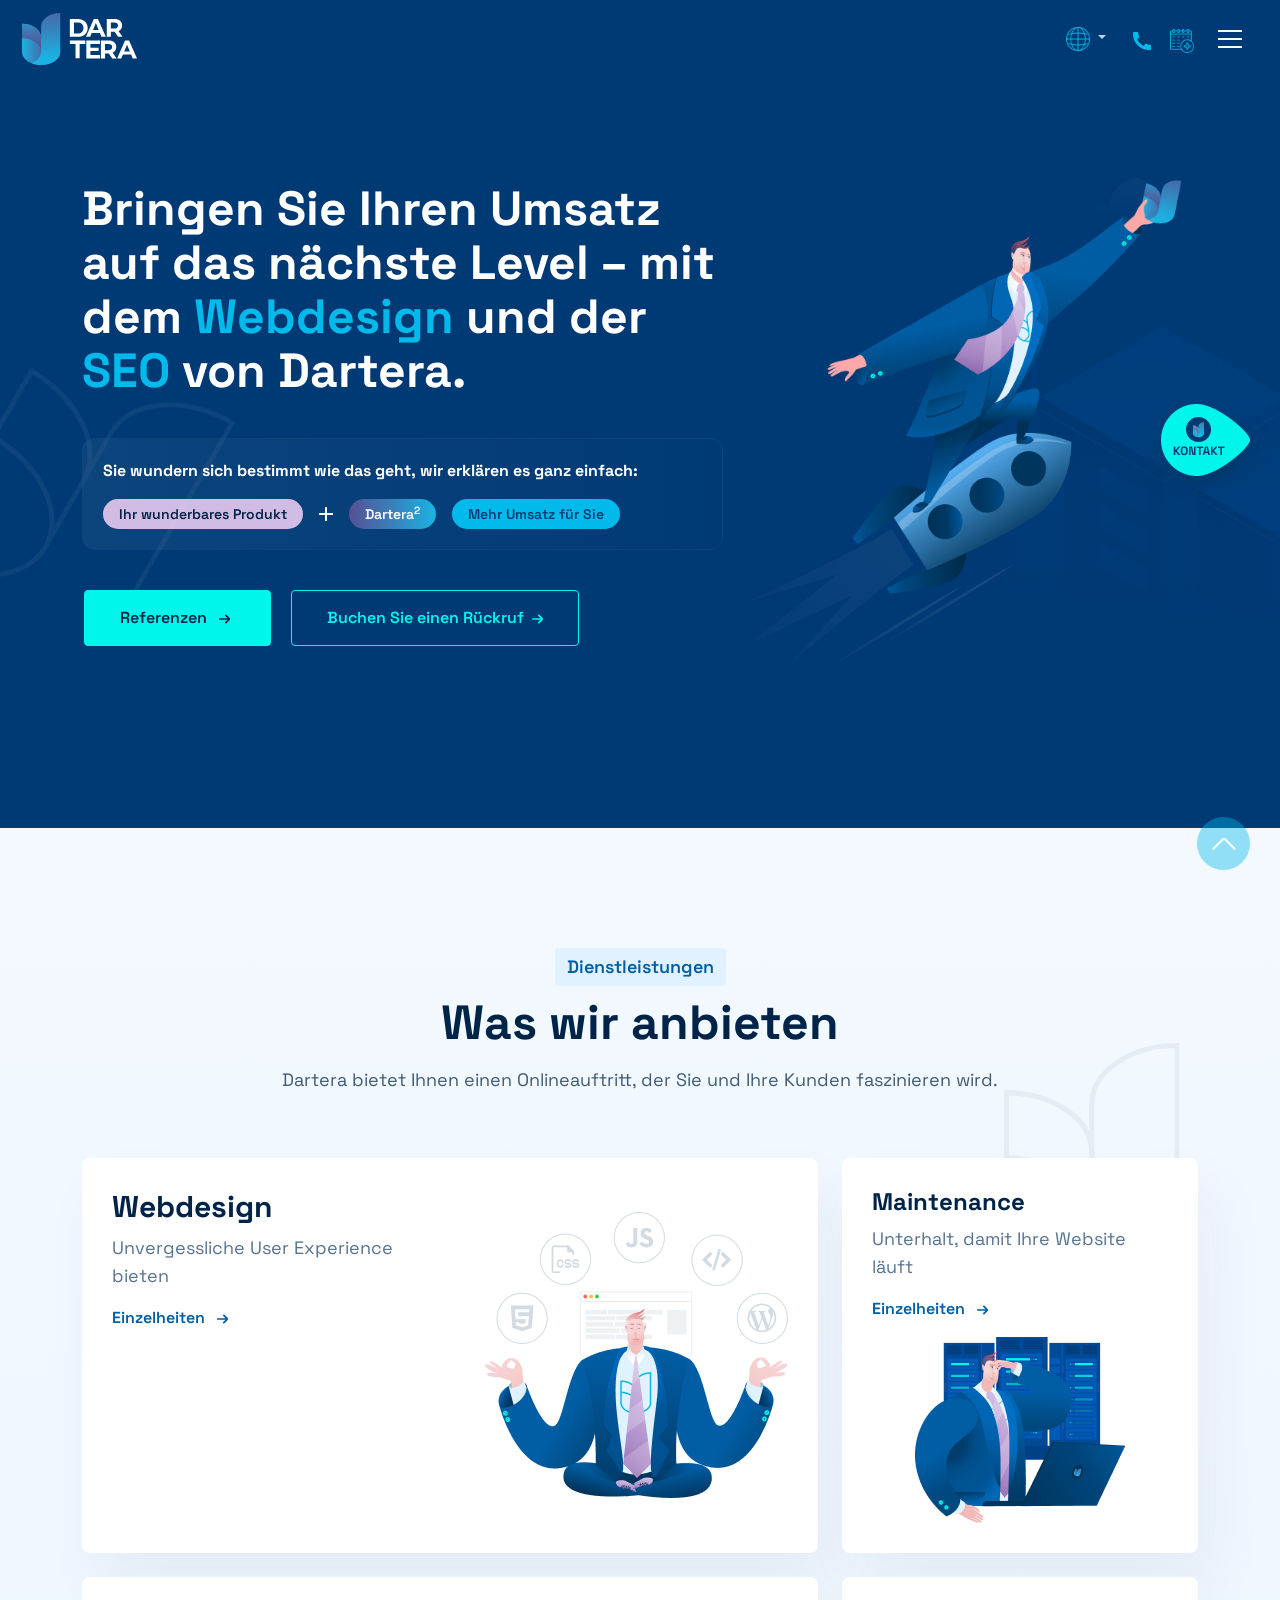
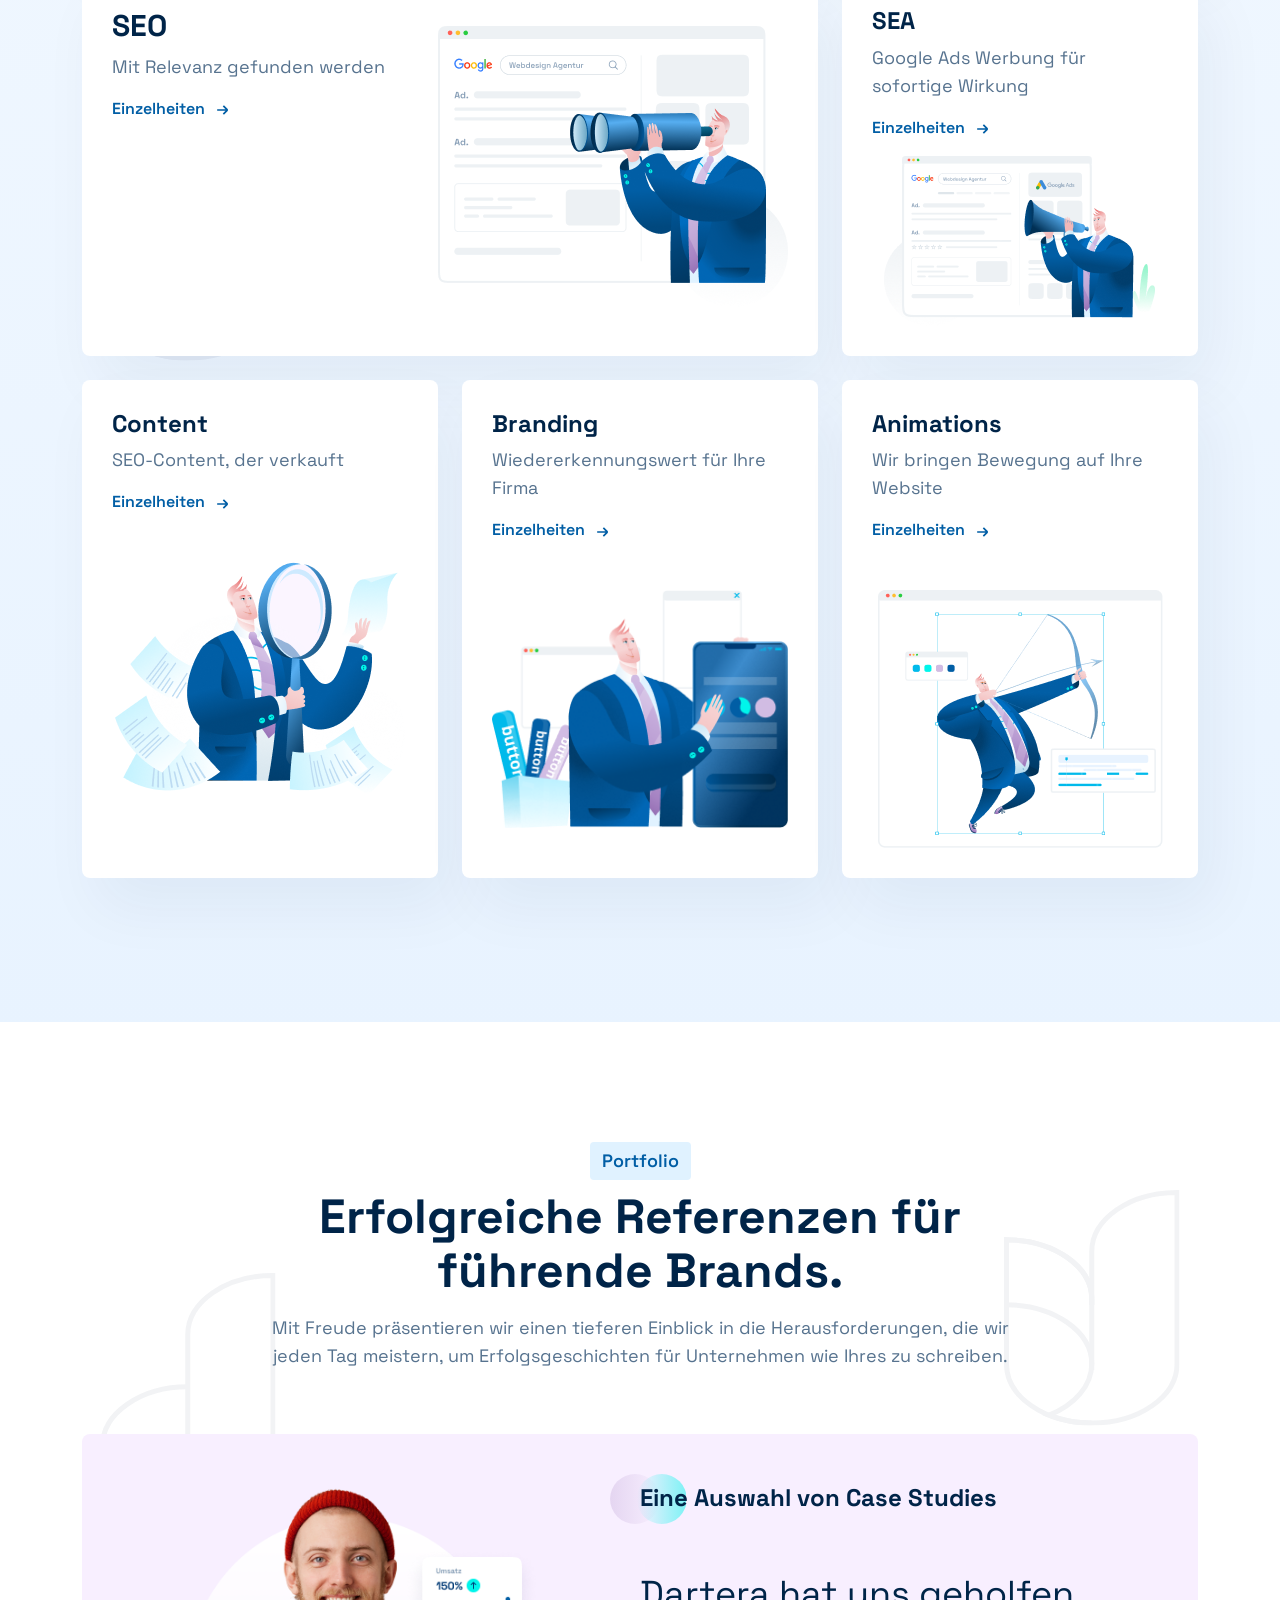
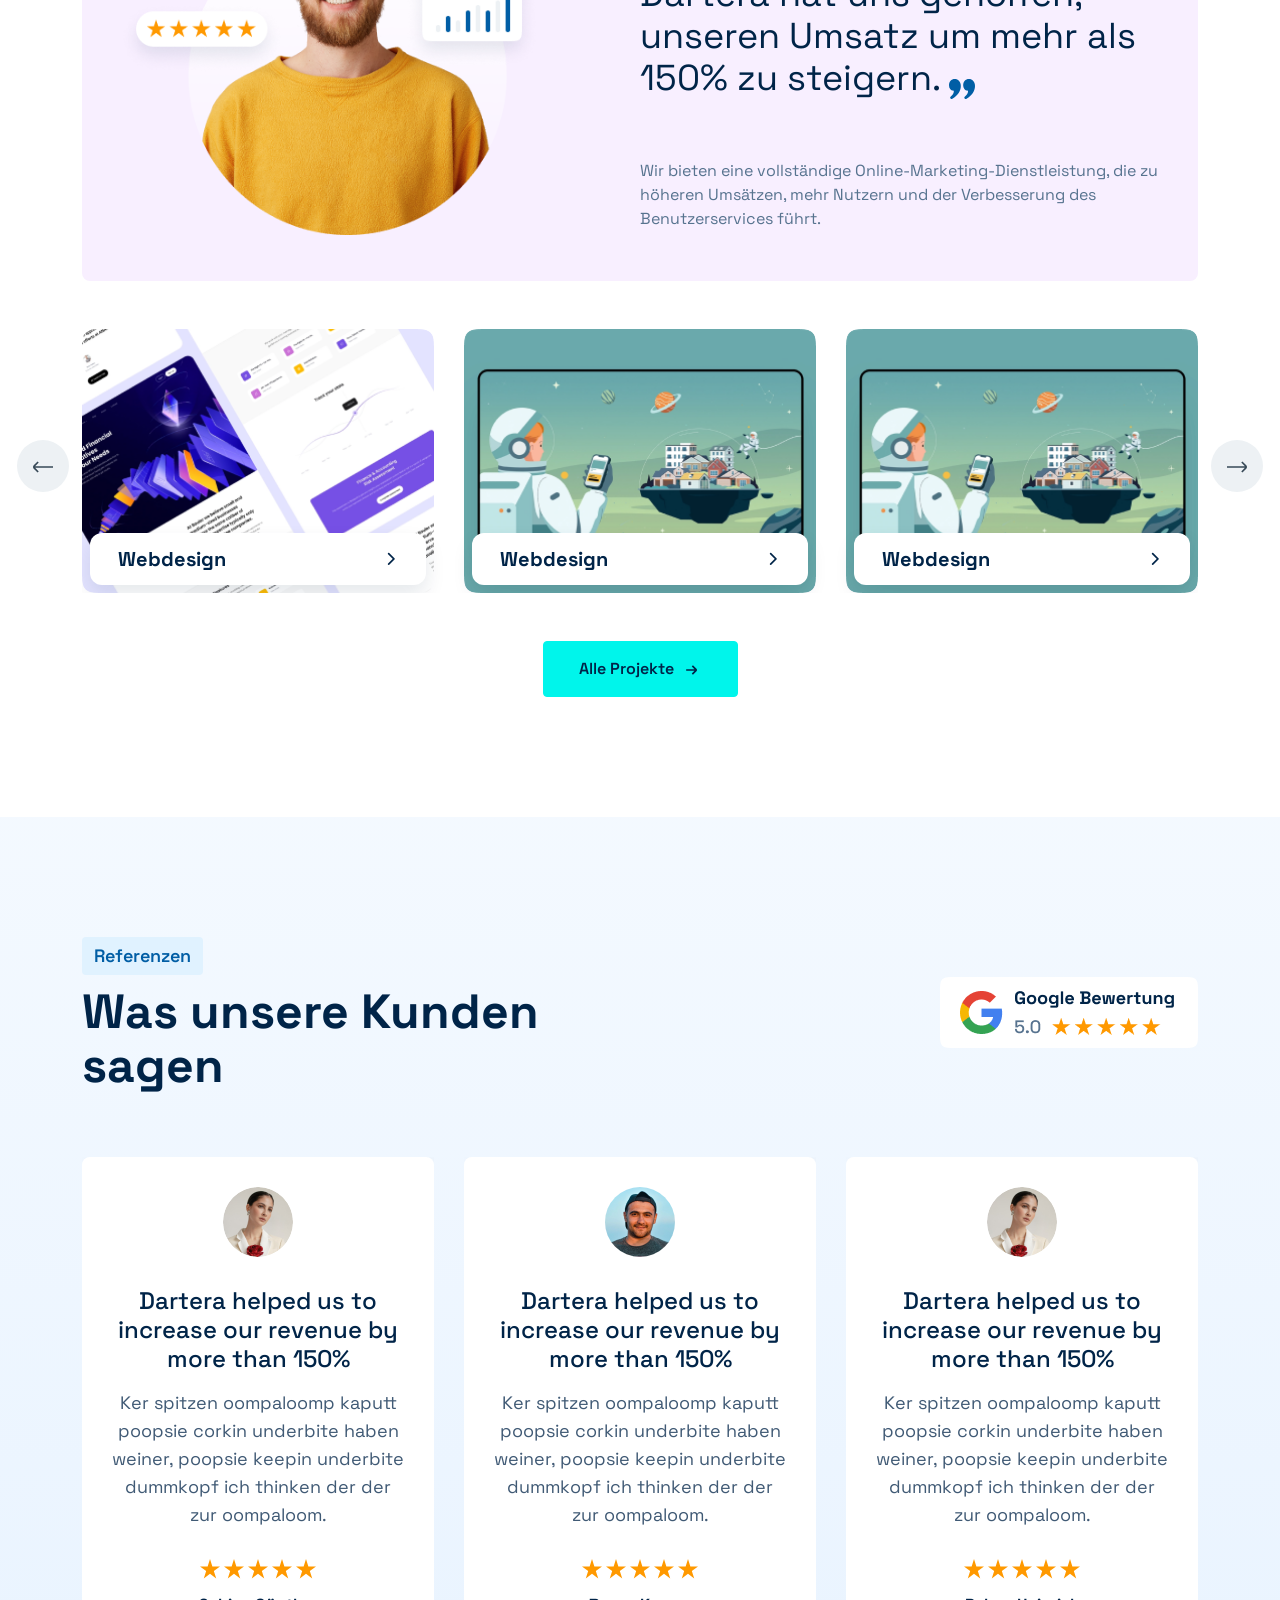
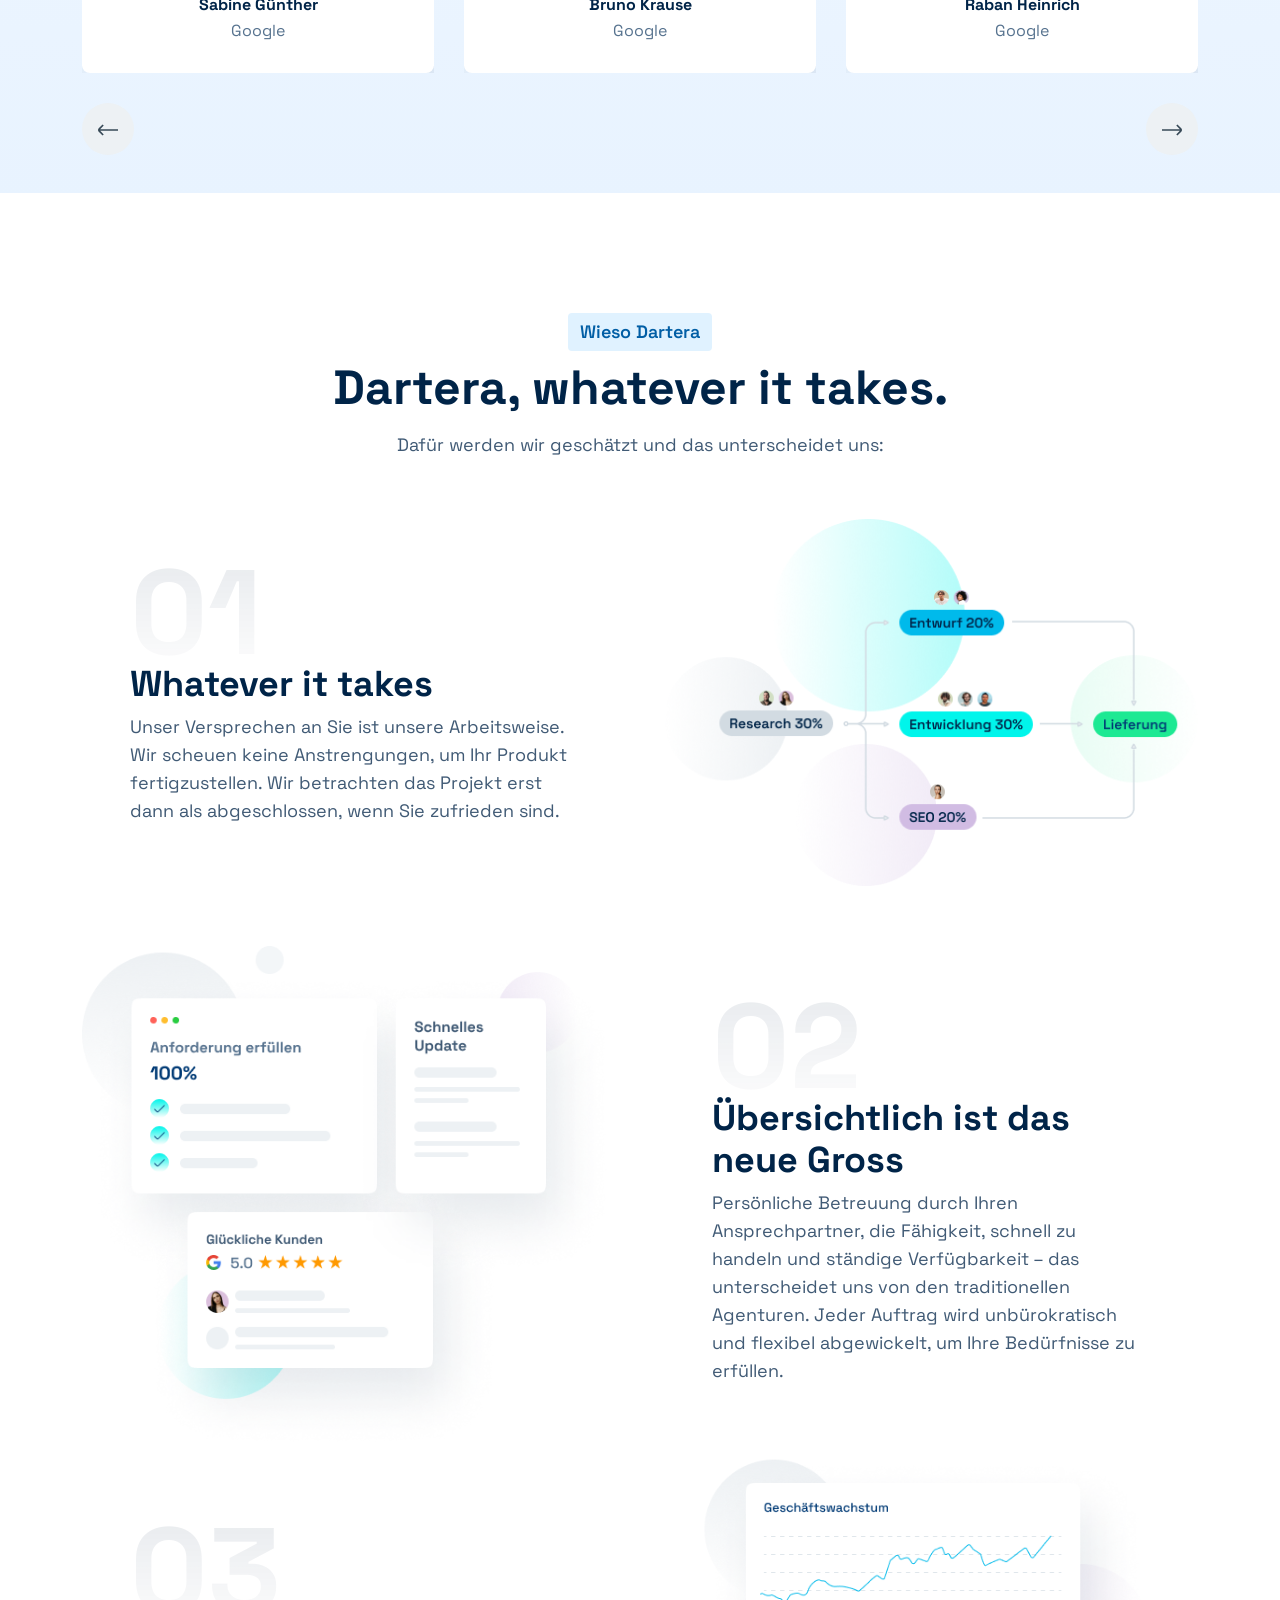
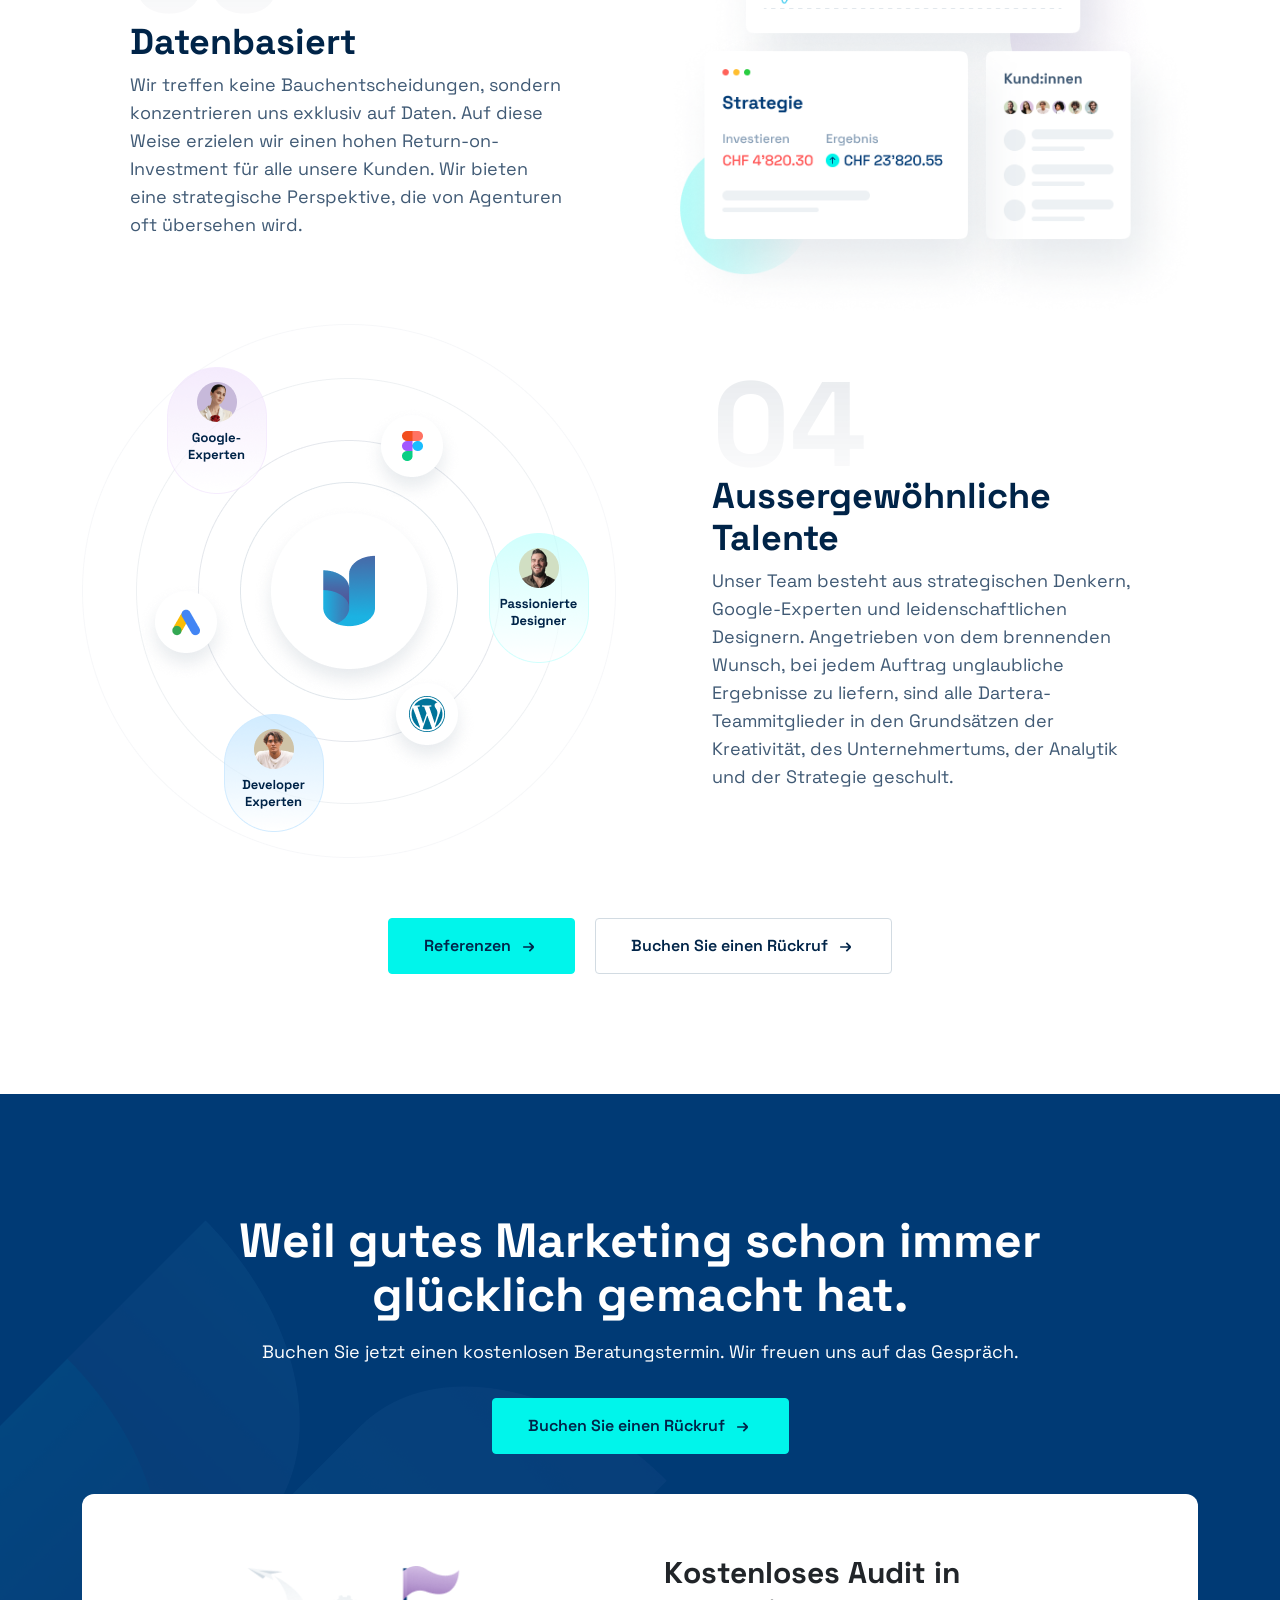
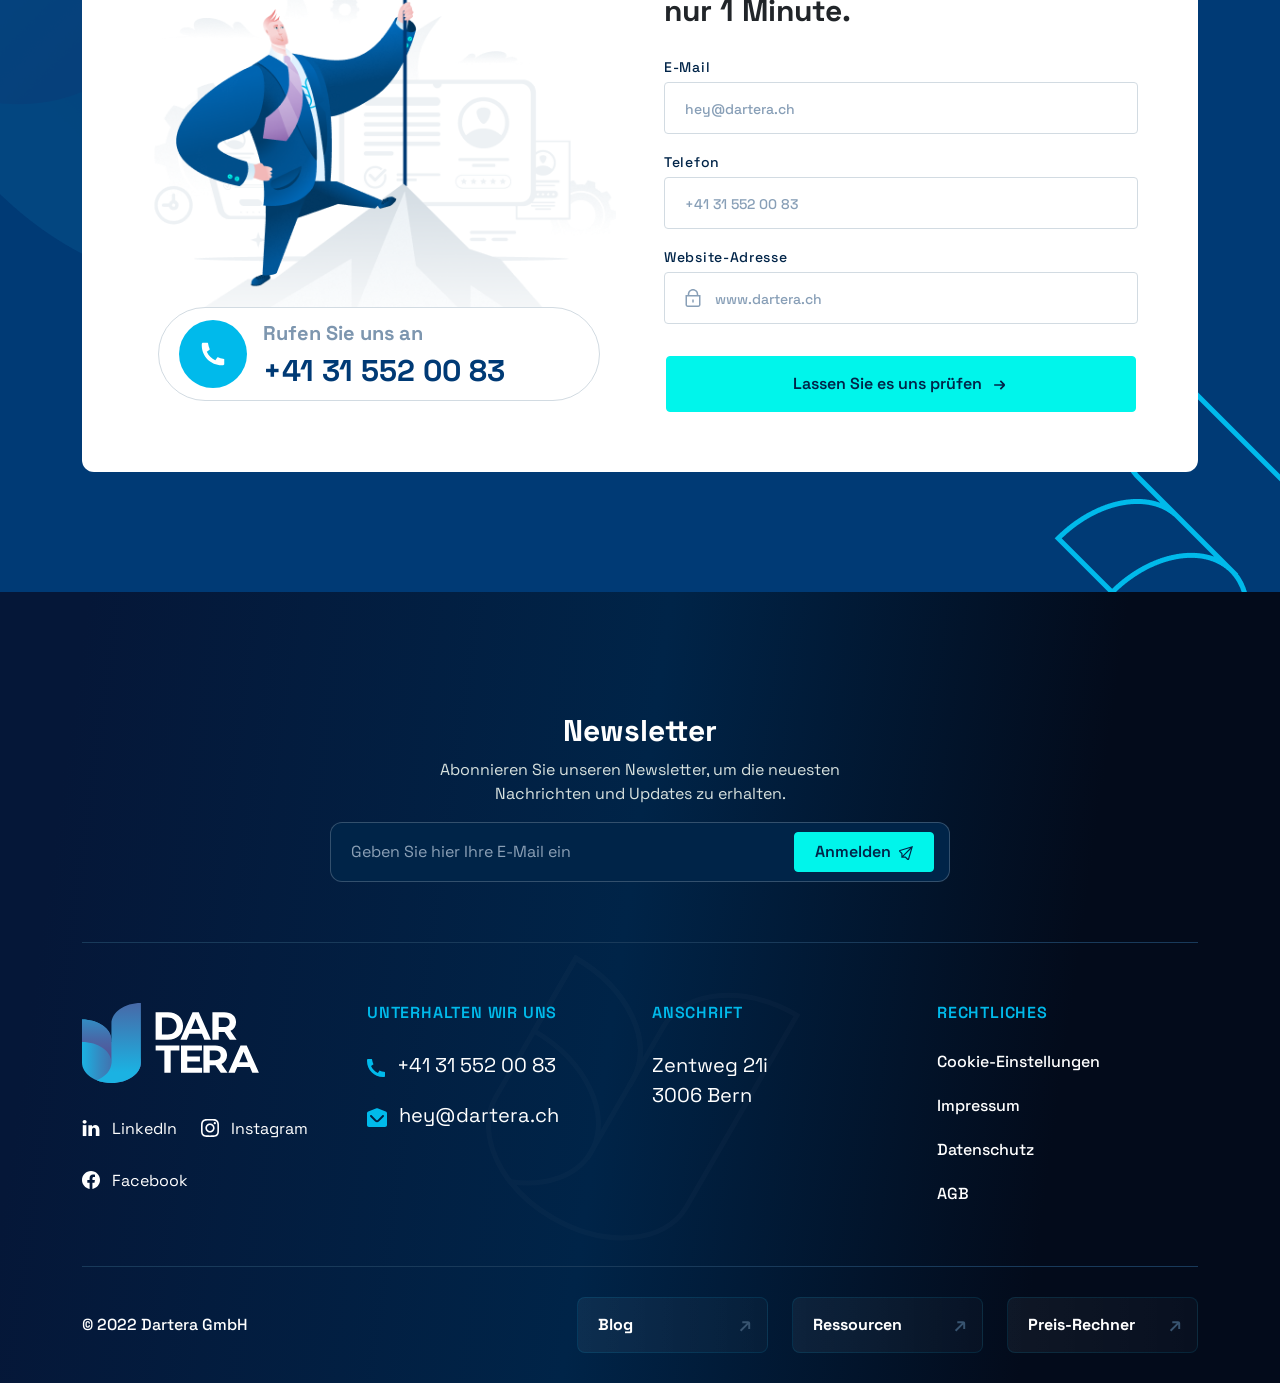
<file: index.html>
<!DOCTYPE html>
<!--[if lt IE 7]>      <html class="no-js lt-ie9 lt-ie8 lt-ie7"> <![endif]-->
<!--[if IE 7]>         <html class="no-js lt-ie9 lt-ie8" lang="en-US"> <![endif]-->
<!--[if IE 8]>         <html class="no-js lt-ie9" lang="en-US"> <![endif]-->
<!--[if gt IE 8]><!-->
<!--<![endif]-->
<!--[if gte IE 9] <style type="text/css"> .gradient {filter: none;}</style><![endif]-->
<!--[if !IE]><html lang="en"><![endif]-->
<html lang="zxx" class="no-js">

<head>
    <meta charset="UTF-8">
    <meta http-equiv="X-UA-Compatible" content="IE=edge">
    <!-- Required meta tags for responsive -->
    <meta name="viewport" content="width=device-width, initial-scale=1, shrink-to-fit=no">
    <!-- The above 3 meta tags *must* come first in the head; any other head content must come *after* these tags -->
    <!-- Favicon and touch icons -->
    <link rel="icon" type="image/png" sizes="16x16" href="assets/img/favicon/favicoon.svg">
    <meta name="misapplication-TileColor" content="#ffffff">
    <meta name="theme-color" content="#ffffff">
    <!-- Twitter Card data -->
    <meta name="twitter:card" content="">
    <meta name="twitter:site" content="@twitter_username">
    <meta name="twitter:title" content="">
    <meta name="twitter:description" content="">
    <meta name="twitter:image" content="">
    <!-- Open Graph data -->
    <meta property="og:title" content="">
    <meta property="og:type" content="article">
    <meta property="og:url" content="">
    <meta property="og:image" content="">
    <meta property="og:description" content="">
    <meta property="og:site_name" content="R">
    <meta property="fb:admins" content="Facebook numeric ID">
    <!-- gmail verification -->
    <meta name="google-site-verification" content="">
    <!-- Website title -->
    <title>Home</title>
    <link rel="stylesheet" href="assets/css/nioicon.css">
    <link rel="stylesheet" href="assets/css/animate.css">
    <!-- Local server Bootstrap CSS -->
    <!-- <link rel="stylesheet" href="assets/css/bootstrap.min.css"> -->

    <!-- CDN Bootstrap CSS -->
    <link rel="stylesheet" href="https://cdn.jsdelivr.net/npm/bootstrap@5.2.2/dist/css/bootstrap.min.css">
    <link rel="stylesheet" href="https://cdnjs.cloudflare.com/ajax/libs/OwlCarousel2/2.3.4/assets/owl.carousel.min.css">
    <link rel="stylesheet"
        href="https://cdnjs.cloudflare.com/ajax/libs/OwlCarousel2/2.3.4/assets/owl.theme.default.min.css">
    <!-- Main CSS -->
    <!-- font link -->
    <link rel="stylesheet" type="text/css"
        href="https://fonts.googleapis.com/css2?family=Space+Grotesk:wght@300;400;500;600;700&display=swap">

    <link rel="stylesheet" type="text/css" href="assets/css/style.css">
    <!-- jQuery (necessary for jQuery plugins) -->
    <script src="assets/js/jquery-3.6.1.min.js"></script>
</head>

<body>
    <!-- Main Coding Start Here -->


    <!-- header -/Start -->
    <header id="header" class="position-absolute top-0 start-0 end-0 w-100">
        <!-- navbar -/Start -->
        <div class="header">
            <div class="container-fluid p-0">
                <nav class="menu-area navbar py-0 navbar-expand-xxl py-2">
                    <div class="container-fluid">
                        <a href="index.html" class="navbar-brand theme-logo">
                            <img src="assets/img/logo.svg" alt="logo" class="img-fluid">
                        </a>

                        <div class="d-xxl-none d-flex align-items-center ms-auto gap-sm-3 gap-2 contactInfo px-0 me-2">
                            <div class="nav-item dropdown language pe-2">
                                <a class="nav-link text-light_white py-xxl-4 py-2 px-0 mx-0 dropdown-toggle fs-14 fw-bold text-uppercase"
                                    href="#" role="button" data-bs-toggle="dropdown" aria-expanded="false">
                                    <!-- Deutsch -->
                                    <img src="assets/img/language.png" class="img-fluid language-icon" alt="">
                                </a>
                                <ul class="dropdown-menu dropdown-menu-end fade-down all-language ">
                                    <li>
                                        <a class="dropdown-item text-light_white fs-14 fw-bold text-uppercase" href="#">
                                            English
                                        </a>
                                    </li>
                                    <li>
                                        <a class="dropdown-item text-light_white fs-14 fw-bold text-uppercase" href="#">
                                            Hindi
                                        </a>
                                    </li>
                                    <li>
                                        <a class="dropdown-item text-light_white fs-14 fw-bold text-uppercase" href="#">
                                            Bangla
                                        </a>
                                    </li>
                                </ul>
                            </div>
                            <a href="tel:+41315520083" class=" text-decoration-none phone text-white fs-5">
                                <span><img src="assets/img/call.svg" class="img-fluid" alt="call"></span>
                            </a>
                            <a href="#" class=" text-decoration-none phone text-white fs-5">
                                <span><img src="assets/img/appointment.png" class="img-fluid appointment"
                                        alt="appointment"></span>
                            </a>
                            <!-- <button type="button" class="nav-btn px-4 border-0 fs-6 fw-semi-bold text-gray_1">
                                Termin vereinbaren
                            </button> -->
                        </div>


                        <button class="navbar-toggler border-0" type="button" data-bs-toggle="collapse"
                            data-bs-target="#nav-toggle" aria-controls="nav-toggle" aria-expanded="false"
                            aria-label="Toggle navigation">
                            <span><img src="assets/img/menu.png" class="img-fluid" alt=""></span>
                        </button>



                        <div class="collapse navbar-collapse" id="nav-toggle">
                            <ul class="menu navbar-nav mx-auto mb-2 mb-lg-0">
                                <li class="nav-item">
                                    <a class="nav-link active py-xxl-4 py-2 px-0 mx-3 active fs-14 fw-bold text-uppercase"
                                        aria-current="page" href="index.html">Startseite</a>
                                </li>
                                <li class="nav-item dropdown">
                                    <a class="nav-link text-light_white py-xxl-4 py-2 px-0 mx-3 dropdown-toggle fs-14 fw-bold text-uppercase"
                                        href="#" role="button" data-bs-toggle="dropdown" aria-expanded="false">
                                        Leistungen
                                    </a>
                                    <div
                                        class="dropdown-menu mega-menu dropdown-menu-end fade-down bg-white box-shadow radius-8">
                                        <div class="dropdown-shape">
                                            <img src="assets/img/dropdown-shape.png " class="img-fluid" alt="">
                                        </div>
                                        <div class="row gx-2">
                                            <div class="col-xl-6">
                                                <a href="#"
                                                    class="nav-dropdown-item d-flex align-items-start gap-2 justify-content-between mb-3">
                                                    <div class="sidebar-left d-flex align-items-center gap-3">
                                                        <img src="assets/img/dropdown-logo1.png"
                                                            class="img-fluid dropdown-logo d-flex align-items-center justify-content-center"
                                                            alt="sidebar logo">
                                                        <div>
                                                            <h5 class="fs-6 fw-bold text-indigo_dye">Webdesign</h5>
                                                            <p class="pb-0 text-gray_3 fs-12 mb-0 short-text">
                                                                Unvergessliche User Experience bieten</p>
                                                        </div>

                                                    </div>
                                                    <div class="">
                                                        <svg class="me-2 mt-2" width="11" height="10"
                                                            viewBox="0 0 11 10" fill="none"
                                                            xmlns="http://www.w3.org/2000/svg">
                                                            <path
                                                                d="M10.5117 3.82164L6.93425 0.244141L5.75591 1.42247L8.50008 4.16664H0.166748V5.83331H8.50008L5.75591 8.57747L6.93425 9.75581L10.5117 6.17831C10.8242 5.86576 10.9997 5.44191 10.9997 4.99997C10.9997 4.55803 10.8242 4.13419 10.5117 3.82164V3.82164Z"
                                                                fill="white" />
                                                        </svg>
                                                    </div>
                                                </a>
                                            </div>
                                            <div class="col-xl-6">
                                                <a href="#"
                                                    class="nav-dropdown-item d-flex align-items-start gap-2 justify-content-between mb-3">
                                                    <div class="sidebar-left d-flex align-items-center gap-3">
                                                        <img src="assets/img/dropdown-logo6.png"
                                                            class="img-fluid dropdown-logo d-flex align-items-center justify-content-center"
                                                            alt="sidebarlogo">
                                                        <div>
                                                            <h5 class="fs-6 fw-bold text-indigo_dye">Maintenance</h5>
                                                            <p class="pb-0 text-gray_3 fs-12 mb-0 short-text">Unterhalt,
                                                                damit Ihre Website läuft</p>
                                                        </div>

                                                    </div>
                                                    <div class="">
                                                        <svg class="me-2 mt-2" width="11" height="10"
                                                            viewBox="0 0 11 10" fill="none"
                                                            xmlns="http://www.w3.org/2000/svg">
                                                            <path
                                                                d="M10.5117 3.82164L6.93425 0.244141L5.75591 1.42247L8.50008 4.16664H0.166748V5.83331H8.50008L5.75591 8.57747L6.93425 9.75581L10.5117 6.17831C10.8242 5.86576 10.9997 5.44191 10.9997 4.99997C10.9997 4.55803 10.8242 4.13419 10.5117 3.82164V3.82164Z"
                                                                fill="white" />
                                                        </svg>
                                                    </div>
                                                </a>
                                            </div>
                                            <div class="col-xl-6">
                                                <a href="#"
                                                    class="nav-dropdown-item d-flex align-items-start gap-2 justify-content-between mb-3">
                                                    <div class="sidebar-left d-flex align-items-center gap-3">
                                                        <img src="assets/img/dropdown-logo2.png"
                                                            class="img-fluid dropdown-logo d-flex align-items-center justify-content-center"
                                                            alt="sidebarlogo">
                                                        <div>
                                                            <h5 class="fs-6 fw-bold text-indigo_dye">SEO</h5>
                                                            <p class="pb-0 text-gray_3 fs-12 mb-0 short-text">Mit
                                                                Relevanz gefunden werden</p>
                                                        </div>

                                                    </div>
                                                    <div class="">
                                                        <svg class="me-2 mt-2" width="11" height="10"
                                                            viewBox="0 0 11 10" fill="none"
                                                            xmlns="http://www.w3.org/2000/svg">
                                                            <path
                                                                d="M10.5117 3.82164L6.93425 0.244141L5.75591 1.42247L8.50008 4.16664H0.166748V5.83331H8.50008L5.75591 8.57747L6.93425 9.75581L10.5117 6.17831C10.8242 5.86576 10.9997 5.44191 10.9997 4.99997C10.9997 4.55803 10.8242 4.13419 10.5117 3.82164V3.82164Z"
                                                                fill="white" />
                                                        </svg>
                                                    </div>
                                                </a>
                                            </div>
                                            <div class="col-xl-6">
                                                <a href="#"
                                                    class="nav-dropdown-item d-flex align-items-start gap-2 justify-content-between mb-3">
                                                    <div class="sidebar-left d-flex align-items-center gap-3">
                                                        <img src="assets/img/dropdown-logo7.png"
                                                            class="img-fluid dropdown-logo d-flex align-items-center justify-content-center"
                                                            alt="sidebarlogo">
                                                        <div>
                                                            <h5 class="fs-6 fw-bold text-indigo_dye">SEA</h5>
                                                            <p class="pb-0 text-gray_3 fs-12 mb-0 short-text">Google Ads
                                                                Werbung für sofortige Wirkung</p>
                                                        </div>

                                                    </div>
                                                    <div class="">
                                                        <svg class="me-2 mt-2" width="11" height="10"
                                                            viewBox="0 0 11 10" fill="none"
                                                            xmlns="http://www.w3.org/2000/svg">
                                                            <path
                                                                d="M10.5117 3.82164L6.93425 0.244141L5.75591 1.42247L8.50008 4.16664H0.166748V5.83331H8.50008L5.75591 8.57747L6.93425 9.75581L10.5117 6.17831C10.8242 5.86576 10.9997 5.44191 10.9997 4.99997C10.9997 4.55803 10.8242 4.13419 10.5117 3.82164V3.82164Z"
                                                                fill="white" />
                                                        </svg>
                                                    </div>
                                                </a>
                                            </div>
                                            <div class="col-xl-6">
                                                <a href="#"
                                                    class="nav-dropdown-item d-flex align-items-start gap-2 justify-content-between mb-3">
                                                    <div class="sidebar-left d-flex align-items-center gap-3">
                                                        <img src="assets/img/dropdown-logo3.png"
                                                            class="img-fluid dropdown-logo d-flex align-items-center justify-content-center"
                                                            alt="sidebarlogo">
                                                        <div>
                                                            <h5 class="fs-6 fw-bold text-indigo_dye">Content</h5>
                                                            <p class="pb-0 text-gray_3 fs-12 mb-0 short-text">
                                                                SEO-Content, der verkauft</p>
                                                        </div>

                                                    </div>
                                                    <div class="">
                                                        <svg class="me-2 mt-2" width="11" height="10"
                                                            viewBox="0 0 11 10" fill="none"
                                                            xmlns="http://www.w3.org/2000/svg">
                                                            <path
                                                                d="M10.5117 3.82164L6.93425 0.244141L5.75591 1.42247L8.50008 4.16664H0.166748V5.83331H8.50008L5.75591 8.57747L6.93425 9.75581L10.5117 6.17831C10.8242 5.86576 10.9997 5.44191 10.9997 4.99997C10.9997 4.55803 10.8242 4.13419 10.5117 3.82164V3.82164Z"
                                                                fill="white" />
                                                        </svg>
                                                    </div>
                                                </a>
                                            </div>
                                            <div class="col-xl-6">
                                                <a href="#"
                                                    class="nav-dropdown-item d-flex align-items-start gap-2 justify-content-between mb-3">
                                                    <div class="sidebar-left d-flex align-items-center gap-3">
                                                        <img src="assets/img/dropdown-logo8.png"
                                                            class="img-fluid dropdown-logo d-flex align-items-center justify-content-center"
                                                            alt="sidebarlogo">
                                                        <div>
                                                            <h5 class="fs-6 fw-bold text-indigo_dye">Branding</h5>
                                                            <p class="pb-0 text-gray_3 fs-12 mb-0 short-text">
                                                                Wiedererkennungswert für Ihre Firma</p>
                                                        </div>

                                                    </div>
                                                    <div class="">
                                                        <svg class="me-2 mt-2" width="11" height="10"
                                                            viewBox="0 0 11 10" fill="none"
                                                            xmlns="http://www.w3.org/2000/svg">
                                                            <path
                                                                d="M10.5117 3.82164L6.93425 0.244141L5.75591 1.42247L8.50008 4.16664H0.166748V5.83331H8.50008L5.75591 8.57747L6.93425 9.75581L10.5117 6.17831C10.8242 5.86576 10.9997 5.44191 10.9997 4.99997C10.9997 4.55803 10.8242 4.13419 10.5117 3.82164V3.82164Z"
                                                                fill="white" />
                                                        </svg>
                                                    </div>
                                                </a>
                                            </div>
                                            <div class="col-xl-6">
                                                <a href="#"
                                                    class="nav-dropdown-item d-flex align-items-start gap-2 justify-content-between mb-3">
                                                    <div class="sidebar-left d-flex align-items-center gap-3">
                                                        <img src="assets/img/dropdown-logo4.png"
                                                            class="img-fluid dropdown-logo d-flex align-items-center justify-content-center"
                                                            alt="sidebarlogo">
                                                        <div>
                                                            <h5 class="fs-6 fw-bold text-indigo_dye">Animations</h5>
                                                            <p class="pb-0 text-gray_3 fs-12 mb-0 short-text">Wir
                                                                bringen Bewegung auf Ihre Website</p>
                                                        </div>

                                                    </div>
                                                    <div class="">
                                                        <svg class="me-2 mt-2" width="11" height="10"
                                                            viewBox="0 0 11 10" fill="none"
                                                            xmlns="http://www.w3.org/2000/svg">
                                                            <path
                                                                d="M10.5117 3.82164L6.93425 0.244141L5.75591 1.42247L8.50008 4.16664H0.166748V5.83331H8.50008L5.75591 8.57747L6.93425 9.75581L10.5117 6.17831C10.8242 5.86576 10.9997 5.44191 10.9997 4.99997C10.9997 4.55803 10.8242 4.13419 10.5117 3.82164V3.82164Z"
                                                                fill="white" />
                                                        </svg>
                                                    </div>
                                                </a>
                                            </div>
                                        </div>
                                    </div>
                                </li>
                                <li class="nav-item">
                                    <a class="nav-link text-light_white py-xxl-4 py-2 px-0 mx-3 fs-14 fw-bold text-uppercase"
                                        href="referenzen.html">Referenzen</a>
                                </li>
                                <li class="nav-item">
                                    <a class="nav-link text-light_white py-xxl-4 py-2 px-0 mx-3 fs-14 fw-bold text-uppercase"
                                        href="#">Über
                                        uns</a>
                                </li>
                                <li class="nav-item">
                                    <a class="nav-link text-light_white py-xxl-4 py-2 px-0 mx-3 fs-14 fw-bold text-uppercase"
                                        href="#">Kontakt</a>
                                </li>
                            </ul>


                            <div class="nav-right d-flex align-items-center">
                                <div class="nav-item dropdown language pe-2 d-xxl-block d-none">
                                    <a class="nav-link text-light_white py-xxl-4 py-2 px-0 mx-3 dropdown-toggle fs-14 fw-bold text-uppercase"
                                        href="#" role="button" data-bs-toggle="dropdown" aria-expanded="false">
                                        Deutsch
                                    </a>
                                    <ul class="dropdown-menu dropdown-menu-end fade-down all-language ">
                                        <li>
                                            <a class="dropdown-item text-light_white fs-14 fw-bold text-uppercase"
                                                href="#">
                                                English
                                            </a>
                                        </li>
                                        <li>
                                            <a class="dropdown-item text-light_white fs-14 fw-bold text-uppercase"
                                                href="#">
                                                Hindi
                                            </a>
                                        </li>
                                        <li>
                                            <a class="dropdown-item text-light_white fs-14 fw-bold text-uppercase"
                                                href="#">
                                                Bangla
                                            </a>
                                        </li>
                                    </ul>
                                </div>
                                <div class="d-xxl-flex d-none align-items-center gap-4 contactInfo px-4">
                                    <a href="+41315520083" class=" text-decoration-none phone text-white fs-5">
                                        <span><img src="assets/img/call.svg" class="img-fluid" alt="call"></span>
                                        +41 31 552 00 83
                                    </a>
                                    <button type="button" class="nav-btn px-4 border-0 fs-6 fw-semi-bold text-gray_1">
                                        Termin vereinbaren
                                    </button>
                                </div>

                            </div>
                        </div>
                    </div>
                </nav>
            </div>
        </div>
        <!-- navbar -/End -->
    </header>
    <!--/ header -/End -->



    <!-- Banner -->
    <section class="banner d-flex align-items-center position-relative">
        <div class="banner-shape position-absolute ">
            <img src="assets/img/banner-left-shape.png" class="img-fluid" alt="">
        </div>

        <div class="contact-toggle" data-bs-toggle="offcanvas" data-bs-target="#offcanvasWithBothOptions"
            aria-controls="offcanvasWithBothOptions">
            <img src="assets/img/banner-click.png" class="img-fluid" alt="contact toggle">
        </div>

        <div class="container">
            <div class="row align-items-center text-xl-start text-center">
                <div class="col-xl-7">
                    <div class="banner-left">
                        <h1 class="fs-48 fw-bold text-white">Bringen Sie Ihren Umsatz auf das nächste Level – mit
                            dem <span class="text-cyan ">Webdesign</span> und der <span class="text-cyan">SEO</span> von
                            Dartera.</h1>
                    </div>
                    <div class="banner-left-middle">
                        <p class="fs-6 fw-bold text-white">Sie wundern sich bestimmt wie das geht, wir erklären es ganz
                            einfach:</p>
                        <div
                            class="d-flex flex-wrap align-items-center justify-content-xl-start justify-content-center gap-3">
                            <div class="badge bg-thristle_purple rounded-pill text-gray_1 fs-14 fw-semi-bold px-3">Ihr
                                wunderbares Produkt</div>
                            <img src="assets/img/boldplus.svg" class="img-fluid" alt="plus">
                            <div class="badge bg-banner-gradient rounded-pill text-white fs-14 fw-semi-bold px-3">
                                Dartera<sup>2</sup></div>
                            <div class="badge bg-cyan rounded-pill text-indigo_dye fs-14 fw-semi-bold px-3">Mehr Umsatz
                                für Sie</div>
                        </div>
                    </div>

                    <!-- Common Buttons -/ Start -->
                    <div
                        class="common-btn banner-btn d-flex flex-wrap align-items-center justify-content-xl-start justify-content-center gap-3">
                        <a href="#"
                            class="fill-btn fw-semi-bold text-gray_1 lh-20 text-decoration-none bg-flourescent_blue radius-4 d-inline-flex align-items-center gap-2">
                            <span>Referenzen</span>
                            <span>
                                <svg width="20" height="20" viewBox="0 0 20 20" fill="none"
                                    xmlns="http://www.w3.org/2000/svg">
                                    <path
                                        d="M14.5117 8.82164L10.9342 5.24414L9.75591 6.42247L12.5001 9.16664H4.16675V10.8333H12.5001L9.75591 13.5775L10.9342 14.7558L14.5117 11.1783C14.8242 10.8658 14.9997 10.4419 14.9997 9.99997C14.9997 9.55803 14.8242 9.13419 14.5117 8.82164Z"
                                        fill="#002448" />
                                </svg>
                            </span>
                        </a>
                        <a href="#"
                            class="minimal-btn cyan-border fw-semi-bold text-flourescent_blue lh-20 text-decoration-none radius-4 d-inline-flex align-items-center gap-2">
                            <span>Buchen Sie einen Rückruf</span>
                            <span class="">
                                <svg width="11" height="10" viewBox="0 0 11 10" fill="none"
                                    xmlns="http://www.w3.org/2000/svg">
                                    <path
                                        d="M10.5117 3.82164L6.93425 0.244141L5.75591 1.42247L8.50008 4.16664H0.166748V5.83331H8.50008L5.75591 8.57747L6.93425 9.75581L10.5117 6.17831C10.8242 5.86576 10.9997 5.44191 10.9997 4.99997C10.9997 4.55803 10.8242 4.13419 10.5117 3.82164V3.82164Z"
                                        fill="#00F5EB" />
                                </svg>
                            </span>
                        </a>
                    </div>
                    <!-- Common Buttons -/ End -->
                </div>
                <div class="col-xl-5">
                    <div class="banner-right">
                        <!-- <img src="assets/img/banner-bg.png" class="img-fluid" alt="banner"> -->
                        <img src="assets/img/banner-animation-bg.png" id="object" class="img-fluid" alt="banner">

                    </div>
                </div>
            </div>
        </div>
    </section>
    <!--/ Banner -->


    <!-- Features Section Started -->
    <section class="features section-padding position-relative bg-white">
        <div class="features-bg-shape-1 position-absolute">
            <img src="assets/img/feature-bg-shape.svg" alt="Bg Shape" class="img-fluid">
        </div>
        <div class="features-bg-shape-2 position-absolute">
            <img src="assets/img/feature-bg-shape.svg" alt="Bg Shape" class="img-fluid">
        </div>
        <div class="container">
            <div class="row">
                <div class="col-lg-12">
                    <div class="section-heading text-center">
                        <h6
                            class="sub-title fs-18 fw-semi-bold text-lapis_lazuli bg-lapis_lazuli_light radius-4 d-inline-block">
                            Dienstleistungen
                        </h6>
                        <h2 class="fs-48 fw-bold text-gray_1 mt-2 mb-3">
                            Was wir anbieten
                        </h2>
                        <p class="fs-18 text-gray_2">
                            Dartera bietet Ihnen einen Onlineauftritt, der Sie und Ihre
                            Kunden faszinieren wird.
                        </p>
                    </div>
                </div>
            </div>
            <div class="row mt-5">
                <div class="col-lg-8 mb-4">
                    <div class="features-card d-flex justify-content-between h-100">
                        <div class="text-area">
                            <h3 class="fs-30 fw-bold text-gray_1">Webdesign</h3>
                            <p class="fs-18 text-gray_3">
                                Unvergessliche User Experience <br>
                                bieten
                            </p>
                            <a href="#" class="fs-16 fw-semi-bold text-lapis_lazuli text-decoration-none">Einzelheiten
                                <span class="ms-1">
                                    <svg width="20" height="20" viewBox="0 0 20 20" fill="none"
                                        xmlns="http://www.w3.org/2000/svg">
                                        <path
                                            d="M14.5117 8.82164L10.9342 5.24414L9.75591 6.42247L12.5001 9.16664H4.16675V10.8333H12.5001L9.75591 13.5775L10.9342 14.7558L14.5117 11.1783C14.8242 10.8658 14.9997 10.4419 14.9997 9.99997C14.9997 9.55803 14.8242 9.13419 14.5117 8.82164Z"
                                            fill="#015EA5" />
                                    </svg>
                                </span>
                            </a>
                        </div>
                        <div class="d-flex justify-content-center align-items-center">
                            <img class="img-fluid" src="./assets/img/webdesign.png" alt="Webdesign">
                        </div>
                    </div>
                </div>
                <div class="col-lg-4 mb-4">
                    <div class="features-card h-100">
                        <div class="text-area">
                            <h3 class="fs-4 fw-bold text-gray_1">Maintenance</h3>
                            <p class="fs-18 text-gray_3">
                                Unterhalt, damit Ihre Website läuft
                            </p>
                            <a href="#" class="fs-16 fw-semi-bold text-lapis_lazuli text-decoration-none">Einzelheiten
                                <span class="ms-1">
                                    <svg width="20" height="20" viewBox="0 0 20 20" fill="none"
                                        xmlns="http://www.w3.org/2000/svg">
                                        <path
                                            d="M14.5117 8.82164L10.9342 5.24414L9.75591 6.42247L12.5001 9.16664H4.16675V10.8333H12.5001L9.75591 13.5775L10.9342 14.7558L14.5117 11.1783C14.8242 10.8658 14.9997 10.4419 14.9997 9.99997C14.9997 9.55803 14.8242 9.13419 14.5117 8.82164Z"
                                            fill="#015EA5" />
                                    </svg>
                                </span>
                            </a>
                        </div>
                        <div class="text-center mt-3">
                            <img class="img-fluid w-auto" src="./assets/img/home-maintenance.png" alt="maintenance">
                        </div>
                    </div>
                </div>
            </div>
            <div class="row">
                <div class="col-lg-8 mb-4">
                    <div class="features-card d-flex justify-content-between h-100">
                        <div class="text-area">
                            <h3 class="fs-30 fw-bold text-gray_1">SEO</h3>
                            <p class="fs-18 text-gray_3">Mit Relevanz gefunden werden</p>
                            <a href="#" class="fs-16 fw-semi-bold text-lapis_lazuli text-decoration-none">Einzelheiten
                                <span class="ms-1">
                                    <svg width="20" height="20" viewBox="0 0 20 20" fill="none"
                                        xmlns="http://www.w3.org/2000/svg">
                                        <path
                                            d="M14.5117 8.82164L10.9342 5.24414L9.75591 6.42247L12.5001 9.16664H4.16675V10.8333H12.5001L9.75591 13.5775L10.9342 14.7558L14.5117 11.1783C14.8242 10.8658 14.9997 10.4419 14.9997 9.99997C14.9997 9.55803 14.8242 9.13419 14.5117 8.82164Z"
                                            fill="#015EA5" />
                                    </svg>
                                </span>
                            </a>
                        </div>
                        <div class="d-flex justify-content-center align-items-center">
                            <img class="img-fluid" src="./assets/img/home-seo.png" alt="Webdesign">
                        </div>
                    </div>
                </div>
                <div class="col-lg-4 mb-4">
                    <div class="features-card h-100">
                        <div class="text-area">
                            <h3 class="fs-4 fw-bold text-gray_1">SEA</h3>
                            <p class="fs-18 text-gray_3">
                                Google Ads Werbung für sofortige Wirkung
                            </p>
                            <a href="#" class="fs-16 fw-semi-bold text-lapis_lazuli text-decoration-none">Einzelheiten
                                <span class="ms-1">
                                    <svg width="20" height="20" viewBox="0 0 20 20" fill="none"
                                        xmlns="http://www.w3.org/2000/svg">
                                        <path
                                            d="M14.5117 8.82164L10.9342 5.24414L9.75591 6.42247L12.5001 9.16664H4.16675V10.8333H12.5001L9.75591 13.5775L10.9342 14.7558L14.5117 11.1783C14.8242 10.8658 14.9997 10.4419 14.9997 9.99997C14.9997 9.55803 14.8242 9.13419 14.5117 8.82164Z"
                                            fill="#015EA5" />
                                    </svg>
                                </span>
                            </a>
                        </div>
                        <div class="text-center mt-3">
                            <img class="img-fluid w-auto" src="./assets/img/home-sea.png" alt="maintenance">
                        </div>
                    </div>
                </div>
            </div>
            <div class="row">
                <div class="col-lg-4 mb-4">
                    <div class="features-card h-100">
                        <div class="text-area">
                            <h3 class="fs-4 fw-bold text-gray_1">Content</h3>
                            <p class="fs-18 text-gray_3">SEO-Content, der verkauft</p>
                            <a href="#" class="fs-16 fw-semi-bold text-lapis_lazuli text-decoration-none">Einzelheiten
                                <span class="ms-1">
                                    <svg width="20" height="20" viewBox="0 0 20 20" fill="none"
                                        xmlns="http://www.w3.org/2000/svg">
                                        <path
                                            d="M14.5117 8.82164L10.9342 5.24414L9.75591 6.42247L12.5001 9.16664H4.16675V10.8333H12.5001L9.75591 13.5775L10.9342 14.7558L14.5117 11.1783C14.8242 10.8658 14.9997 10.4419 14.9997 9.99997C14.9997 9.55803 14.8242 9.13419 14.5117 8.82164Z"
                                            fill="#015EA5" />
                                    </svg>
                                </span>
                            </a>
                        </div>
                        <div class="d-flex justify-content-center align-items-center mt-5">
                            <img class="img-fluid w-auto" src="./assets/img/home-content.png" alt="maintenance">
                        </div>
                    </div>
                </div>
                <div class="col-lg-4 mb-4">
                    <div class="features-card h-100">
                        <div class="text-area">
                            <h3 class="fs-4 fw-bold text-gray_1">Branding</h3>
                            <p class="fs-18 text-gray_3">
                                Wiedererkennungswert für Ihre Firma
                            </p>
                            <a href="#" class="fs-16 fw-semi-bold text-lapis_lazuli text-decoration-none">Einzelheiten
                                <span class="ms-1">
                                    <svg width="20" height="20" viewBox="0 0 20 20" fill="none"
                                        xmlns="http://www.w3.org/2000/svg">
                                        <path
                                            d="M14.5117 8.82164L10.9342 5.24414L9.75591 6.42247L12.5001 9.16664H4.16675V10.8333H12.5001L9.75591 13.5775L10.9342 14.7558L14.5117 11.1783C14.8242 10.8658 14.9997 10.4419 14.9997 9.99997C14.9997 9.55803 14.8242 9.13419 14.5117 8.82164Z"
                                            fill="#015EA5" />
                                    </svg>
                                </span>
                            </a>
                        </div>
                        <div class="d-flex justify-content-center align-items-center mt-5">
                            <img class="img-fluid w-auto" src="./assets/img/home-branding.png" alt="maintenance">
                        </div>
                    </div>
                </div>
                <div class="col-lg-4 mb-4">
                    <div class="features-card h-100">
                        <div class="text-area">
                            <h3 class="fs-4 fw-bold text-gray_1">Animations</h3>
                            <p class="fs-18 text-gray_3">
                                Wir bringen Bewegung auf Ihre Website
                            </p>
                            <a href="#" class="fs-16 fw-semi-bold text-lapis_lazuli text-decoration-none">Einzelheiten
                                <span class="ms-1">
                                    <svg width="20" height="20" viewBox="0 0 20 20" fill="none"
                                        xmlns="http://www.w3.org/2000/svg">
                                        <path
                                            d="M14.5117 8.82164L10.9342 5.24414L9.75591 6.42247L12.5001 9.16664H4.16675V10.8333H12.5001L9.75591 13.5775L10.9342 14.7558L14.5117 11.1783C14.8242 10.8658 14.9997 10.4419 14.9997 9.99997C14.9997 9.55803 14.8242 9.13419 14.5117 8.82164Z"
                                            fill="#015EA5" />
                                    </svg>
                                </span>
                            </a>
                        </div>
                        <div class="d-flex justify-content-center align-items-center mt-5">
                            <img class="img-fluid w-auto" src="./assets/img/home-animations.png" alt="maintenance">
                        </div>
                    </div>
                </div>
            </div>
        </div>
    </section>
    <!-- Features Section End -->





    


    <!-- Portfolio section started  -->
    <section class="portfolio section-padding position-relative bg-white common-slider">
        <div class="testimonial-bg-shape-1 position-absolute">
            <img src="assets/img/portfolio-bg-shape.svg" alt="Bg Shape" class="img-fluid">
        </div>
        <div class="testimonial-bg-shape-2 position-absolute">
            <img src="assets/img/feature-bg-shape.svg" alt="Bg Shape" class="img-fluid">
        </div>
        <div class="container">
            <div class="row">
                <div class="col-lg-12">
                    <div class="section-heading text-center">
                        <h6
                            class="sub-title fs-18 fw-semi-bold text-lapis_lazuli bg-lapis_lazuli_light radius-4 d-inline-block">
                            Portfolio
                        </h6>
                        <h2 class="fs-48 fw-bold text-gray_1 mt-2 mb-3">
                            Erfolgreiche Referenzen für <br class="d-none d-xl-inline">
                            führende Brands.
                        </h2>
                        <p class="fs-18 text-gray_3">
                            Mit Freude präsentieren wir einen tieferen Einblick in die
                            Herausforderungen, die wir <br class="d-none d-xl-inline">
                            jeden Tag meistern, um Erfolgsgeschichten für Unternehmen wie
                            Ihres zu schreiben.
                        </p>
                    </div>
                </div>
            </div>
            <div
                class="protfolio-banner d-flex flex-wrap justify-content-between align-items-center flex-wrap flex-md-nowrap my-5">
                <div class="banner-img w-100">
                    <img class="img-fluid" src="./assets/img/portfolio-hero-img.png" alt="img">
                </div>
                <div class="banner-text">
                    <h4 class="fs-4 fw-bold text-gray_1">
                        Eine Auswahl von Case Studies
                    </h4>

                    <h3 class="fs-36 fw-normal text-gray_1">
                        Dartera hat uns geholfen, unseren Umsatz um mehr als 150% zu
                        steigern.
                        <span>
                            <svg width="26" height="20" viewBox="0 0 26 20" fill="none"
                                xmlns="http://www.w3.org/2000/svg" class="mt-3">
                                <path
                                    d="M3.37143 19.7688C2.72381 20.1541 2.11429 20.0578 1.54286 19.4798C1.00952 18.8632 1.00952 18.3044 1.54286 17.8035C2.7619 16.5318 3.6 15.5877 4.05714 14.9711C4.51429 14.316 4.7619 13.6031 4.8 12.8324C4.91429 11.9846 4.68571 11.5607 4.11429 11.5607C2.97143 11.5607 2 11.0597 1.2 10.0578C0.4 9.05588 0 7.76493 0 6.18497C0 4.33526 0.514286 2.85164 1.54286 1.7341C2.60952 0.578034 4.01905 0 5.77143 0C7.44762 0 8.87619 0.635838 10.0571 1.90751C11.2381 3.17919 11.8286 4.87476 11.8286 6.99422C11.8286 12.0039 9.00952 16.262 3.37143 19.7688ZM17.5429 19.7688C16.8952 20.1541 16.2857 20.0578 15.7143 19.4798C15.181 18.9017 15.181 18.343 15.7143 17.8035C16.9333 16.5318 17.7714 15.5877 18.2286 14.9711C18.6857 14.316 18.9524 13.6031 19.0286 12.8324C19.1048 11.9846 18.8571 11.5607 18.2857 11.5607C17.1429 11.5607 16.1714 11.0597 15.3714 10.0578C14.5714 9.01734 14.1714 7.7264 14.1714 6.18497C14.1714 4.33526 14.6857 2.85164 15.7143 1.7341C16.781 0.578034 18.1905 0 19.9429 0C21.619 0 23.0476 0.635838 24.2286 1.90751C25.4095 3.17919 26 4.87476 26 6.99422C26 12.0039 23.181 16.262 17.5429 19.7688Z"
                                    fill="#015EA5" />
                            </svg>
                        </span>
                    </h3>

                    <p class="text-gray_3 m-0">
                        Wir bieten eine vollständige Online-Marketing-Dienstleistung, die
                        zu höheren Umsätzen, mehr Nutzern und der Verbesserung des
                        Benutzerservices führt.
                    </p>
                </div>
            </div>
            <div id="common-slider" class="owl-carousel owl-theme">
                <!--slider 1 -->
                <div class="item">
                    <div class="slider-card position-relative">
                        <div class="img-box">
                            <img class="img-fluid slide-img" src="assets/img/slider-img2.png" alt="img" />
                            <div class="btn-wrap position-absolute bottom-0 start-0 end-0 d-flex justify-content-center px-2">
                                <a href="#"
                                    class="slider-btn fs-5 fw-bold text-gray_1 text-decoration-none bg-flourescent_blue radius-4 d-inline-flex justify-content-between align-items-center gap-2">
                                    <span>Webdesign </span>
                                    <span class="ni ni-forward-ios fs-14 fw-bold"></span>
                                </a>
                            </div>
                        </div>
                    </div>
                </div>
                <!--END OF slider 1 -->
            
                <!--slidr 2 -->
                <div class="item">
                    <div class="slider-card position-relative">
                        <div class="img-box">
                            <img class="img-fluid slide-img" src="assets/img/slider-img3.png" alt="img" />
                            <div class="btn-wrap position-absolute bottom-0 start-0 end-0 d-flex justify-content-center px-2">
                                <a href="#"
                                    class="slider-btn fs-5 fw-bold text-gray_1 text-decoration-none bg-flourescent_blue radius-4 d-inline-flex justify-content-between align-items-center gap-2">
                                    <span>Webdesign </span>
                                    <span class="ni ni-forward-ios fs-14 fw-bold"></span>
                                </a>
                            </div>
                        </div>
                    </div>
                </div>
                <!--END OF slider 2 -->
            
                <!--slider 3 -->
                <div class="item">
                    <div class="slider-card position-relative">
                        <div class="img-box">
                            <img class="img-fluid slide-img" src="assets/img/slider-img3.png" alt="img" />
                            <div class="btn-wrap position-absolute bottom-0 start-0 end-0 d-flex justify-content-center px-2">
                                <a href="#"
                                    class="slider-btn fs-5 fw-bold text-gray_1 text-decoration-none bg-flourescent_blue radius-4 d-inline-flex justify-content-between align-items-center gap-2">
                                    <span>Webdesign </span>
                                    <span class="ni ni-forward-ios fs-14 fw-bold"></span>
                                </a>
                            </div>
                        </div>
                    </div>
                </div>
                <!--END OF slider 3 -->
            
                <!--slider 4 -->
                <div class="item">
                    <div class="slider-card position-relative">
                        <div class="img-box">
                            <img class="img-fluid slide-img" src="assets/img/slider-img2.png" alt="img" />
                            <div class="btn-wrap position-absolute bottom-0 start-0 end-0 d-flex justify-content-center px-2">
                                <a href="#"
                                    class="slider-btn fs-5 fw-bold text-gray_1 text-decoration-none bg-flourescent_blue radius-4 d-inline-flex justify-content-between align-items-center gap-2">
                                    <span>Webdesign </span>
                                    <span class="ni ni-forward-ios fs-14 fw-bold"></span>
                                </a>
                            </div>
                        </div>
                    </div>
                </div>
                <!--End slider 4 -->
            
                <!--slider 5 -->
                <div class="item">
                    <div class="slider-card position-relative">
                        <div class="img-box">
                            <img class="img-fluid slide-img" src="assets/img/slider-img1.png" alt="img" />
                            <div class="btn-wrap position-absolute bottom-0 start-0 end-0 d-flex justify-content-center px-2">
                                <a href="#"
                                    class="slider-btn fs-5 fw-bold text-gray_1 text-decoration-none bg-flourescent_blue radius-4 d-inline-flex justify-content-between align-items-center gap-2">
                                    <span>Webdesign </span>
                                    <span class="ni ni-forward-ios fs-14 fw-bold"></span>
                                </a>
                            </div>
                        </div>
                    </div>
                </div>
                <!--END OF slider 5 -->
            
            </div>

            <!-- Common Buttons -/ Start -->
            <div class="common-btn text-center mt-5">
                <a href="#"
                    class="fill-btn fw-semi-bold text-gray_1 lh-20 text-decoration-none bg-flourescent_blue radius-4 d-inline-flex align-items-center gap-2">
                    <span>Alle Projekte</span>
                    <span>
                        <svg width="20" height="20" viewBox="0 0 20 20" fill="none" xmlns="http://www.w3.org/2000/svg">
                            <path
                                d="M14.5117 8.82164L10.9342 5.24414L9.75591 6.42247L12.5001 9.16664H4.16675V10.8333H12.5001L9.75591 13.5775L10.9342 14.7558L14.5117 11.1783C14.8242 10.8658 14.9997 10.4419 14.9997 9.99997C14.9997 9.55803 14.8242 9.13419 14.5117 8.82164Z"
                                fill="#002448" />
                        </svg>
                    </span>
                </a>
            </div>
            <!-- Common Buttons -/ End -->
        </div>
    </section>
    <!-- Portfolio section end  -->


    <!-- Testimonial sections started  -->
    <section class="testimonial section-padding position-relative bg-white">
        <div class="container">
            <div class="row">
                <div class="col-lg-12 ">
                    <div class="section-heading text-lg-start text-center">
                        <h6
                            class="sub-title  fs-18 fw-semi-bold text-lapis_lazuli bg-lapis_lazuli_light radius-4 d-inline-block">
                            Referenzen
                        </h6>
                        <div
                            class="d-flex gap-4 justify-content-lg-between justify-content-center text-lg-start text-center align-items-start flex-wrap">
                            <h2 class="fs-48 fw-bold text-gray_1 mt-2 mb-3">
                                Was unsere Kunden <br>
                                sagen
                            </h2>
                            <img class="img-fluid" src="./assets/img/rating.png" alt="img">
                        </div>
                    </div>
                </div>
            </div>

            <div class="testimonial-slider mt-5">
                <div id="testimonial-slider" class="owl-carousel">
                    <div class="item">
                        <div
                            class="testimonial-card bg-white d-flex flex-column justify-content-between align-items-center text-center radius-8 p-30 box-shadow3">
                            <div>
                                <img class="img-fluid rounded-circle mb-30" src="./assets/img/profile-img-1.png"
                                    alt="img">
                            </div>
                            <h5 class="fs-4 fw-medium text-gray_1 mb-3">
                                Dartera helped us to increase our revenue by more than 150%
                            </h5>
                            <p class="fs-18 text-gray_2 mb-30">
                                Ker spitzen oompaloomp kaputt poopsie corkin underbite haben
                                weiner, poopsie keepin underbite dummkopf ich thinken der der
                                zur oompaloom.
                            </p>
                            <div class="d-flex justify-content-center align-items-center gap-1 mb-3">
                                <img class="img-fluid" src="./assets/img/star.svg" alt="star">
                                <img class="img-fluid" src="./assets/img/star.svg" alt="star">
                                <img class="img-fluid" src="./assets/img/star.svg" alt="star">
                                <img class="img-fluid" src="./assets/img/star.svg" alt="star">
                                <img class="img-fluid" src="./assets/img/star.svg" alt="star">
                            </div>
                            <h6 class="fs-20 text-gray_1 fw-bold mb-1">Bruno Krause</h6>
                            <p class="text-gray_3 m-0">Google</p>
                        </div>
                    </div>
                    <div class="item">
                        <div
                            class="testimonial-card bg-white d-flex flex-column justify-content-between align-items-center text-center radius-8 p-30 box-shadow3">
                            <div>
                                <img class="img-fluid rounded-circle mb-30" src="./assets/img/profile-img-2.png"
                                    alt="img">
                            </div>
                            <h5 class="fs-4 fw-medium text-gray_1 mb-3">
                                Dartera helped us to increase our revenue by more than 150%
                            </h5>
                            <p class="fs-18 text-gray_2 mb-30">
                                Ker spitzen oompaloomp kaputt poopsie corkin underbite haben
                                weiner, poopsie keepin underbite dummkopf ich thinken der der
                                zur oompaloom.
                            </p>
                            <div class="d-flex justify-content-center align-items-center gap-1 mb-3">
                                <img class="img-fluid" src="./assets/img/star.svg" alt="star">
                                <img class="img-fluid" src="./assets/img/star.svg" alt="star">
                                <img class="img-fluid" src="./assets/img/star.svg" alt="star">
                                <img class="img-fluid" src="./assets/img/star.svg" alt="star">
                                <img class="img-fluid" src="./assets/img/star.svg" alt="star">
                            </div>
                            <h6 class="fs-20 text-gray_1 fw-bold mb-1">Sabine Günther</h6>
                            <p class="text-gray_3 m-0">Google</p>
                        </div>
                    </div>
                    <div class="item">
                        <div
                            class="testimonial-card bg-white d-flex flex-column justify-content-between align-items-center text-center radius-8 p-30 box-shadow3">
                            <div>
                                <img class="img-fluid rounded-circle mb-30" src="./assets/img/profile-img-3.png"
                                    alt="img">
                            </div>
                            <h5 class="fs-4 fw-medium text-gray_1 mb-3">
                                Dartera helped us to increase our revenue by more than 150%
                            </h5>
                            <p class="fs-18 text-gray_2 mb-30">
                                Ker spitzen oompaloomp kaputt poopsie corkin underbite haben
                                weiner, poopsie keepin underbite dummkopf ich thinken der der
                                zur oompaloom.
                            </p>
                            <div class="d-flex justify-content-center align-items-center gap-1 mb-3">
                                <img class="img-fluid" src="./assets/img/star.svg" alt="star">
                                <img class="img-fluid" src="./assets/img/star.svg" alt="star">
                                <img class="img-fluid" src="./assets/img/star.svg" alt="star">
                                <img class="img-fluid" src="./assets/img/star.svg" alt="star">
                                <img class="img-fluid" src="./assets/img/star.svg" alt="star">
                            </div>
                            <h6 class="fs-20 text-gray_1 fw-bold mb-1">Bruno Krause</h6>
                            <p class="text-gray_3 m-0">Google</p>
                        </div>
                    </div>
                    <div class="item">
                        <div
                            class="testimonial-card bg-white d-flex flex-column justify-content-between align-items-center text-center radius-8 p-30 box-shadow3">
                            <div>
                                <img class="img-fluid rounded-circle mb-30" src="./assets/img/profile-img-2.png"
                                    alt="img">
                            </div>
                            <h5 class="fs-4 fw-medium text-gray_1 mb-3">
                                Dartera helped us to increase our revenue by more than 150%
                            </h5>
                            <p class="fs-18 text-gray_2 mb-30">
                                Ker spitzen oompaloomp kaputt poopsie corkin underbite haben
                                weiner, poopsie keepin underbite dummkopf ich thinken der der
                                zur oompaloom.
                            </p>
                            <div class="d-flex justify-content-center align-items-center gap-1 mb-3">
                                <img class="img-fluid" src="./assets/img/star.svg" alt="star">
                                <img class="img-fluid" src="./assets/img/star.svg" alt="star">
                                <img class="img-fluid" src="./assets/img/star.svg" alt="star">
                                <img class="img-fluid" src="./assets/img/star.svg" alt="star">
                                <img class="img-fluid" src="./assets/img/star.svg" alt="star">
                            </div>
                            <h6 class="fs-20 text-gray_1 fw-bold mb-1">Raban Heinrich</h6>
                            <p class="text-gray_3 m-0">Google</p>
                        </div>
                    </div>
                    <div class="item">
                        <div
                            class="testimonial-card bg-white d-flex flex-column justify-content-between align-items-center text-center radius-8 p-30 box-shadow3">
                            <div>
                                <img class="img-fluid rounded-circle mb-30" src="./assets/img/profile-img-1.png"
                                    alt="img">
                            </div>
                            <h5 class="fs-4 fw-medium text-gray_1 mb-3">
                                Dartera helped us to increase our revenue by more than 150%
                            </h5>
                            <p class="fs-18 text-gray_2 mb-30">
                                Ker spitzen oompaloomp kaputt poopsie corkin underbite haben
                                weiner, poopsie keepin underbite dummkopf ich thinken der der
                                zur oompaloom.
                            </p>
                            <div class="d-flex justify-content-center align-items-center gap-1 mb-3">
                                <img class="img-fluid" src="./assets/img/star.svg" alt="star">
                                <img class="img-fluid" src="./assets/img/star.svg" alt="star">
                                <img class="img-fluid" src="./assets/img/star.svg" alt="star">
                                <img class="img-fluid" src="./assets/img/star.svg" alt="star">
                                <img class="img-fluid" src="./assets/img/star.svg" alt="star">
                            </div>
                            <h6 class="fs-20 text-gray_1 fw-bold mb-1">Bruno Krause</h6>
                            <p class="text-gray_3 m-0">Google</p>
                        </div>
                    </div>
                </div>
            </div>
        </div>
    </section>
    <!-- Testimonial sections End  -->


    <!-- Task Section -/Start -->
    <section class="task-section section-padding bg-white">
        <div class="container">

            <div class="section-heading text-center">
                <h6
                    class="sub-title fs-18 fw-semi-bold text-lapis_lazuli bg-lapis_lazuli_light radius-4 d-inline-block">
                    Wieso Dartera
                </h6>
                <h2 class="fs-48 fw-bold text-gray_1 mt-2 mb-3">
                    Dartera, whatever it takes.
                </h2>
                <p class="fs-18 text-gray_2 mb-0">
                    Dafür werden wir geschätzt und das unterscheidet uns:
                </p>
            </div>

            <!-- Task item - 1  -->
            <div class="task-area">
                <div class="row align-items-center gx-5">
                    <div class="col-lg-6">
                        <div class="task-content-area text-center text-lg-start px-lg-5 ">
                            <div class="step-number">
                                <span class="fs-120 fw-bold">
                                    01
                                </span>
                            </div>
                            <h3 class="fs-36 text-gray_1 fw-bold">
                                Whatever it takes
                            </h3>
                            <p class="fs-18 text-gray_2">
                                Unser Versprechen an Sie ist unsere Arbeitsweise. Wir scheuen keine Anstrengungen, um
                                Ihr Produkt fertigzustellen. Wir betrachten das Projekt erst dann als abgeschlossen,
                                wenn Sie zufrieden sind.
                            </p>
                        </div>
                    </div>
                    <div class="col-lg-6">
                        <div class="task-img text-center text-lg-start">
                            <img src="assets/img/task-img-1.png" alt="Task One" class="img-fluid">
                        </div>
                    </div>
                </div>
            </div>
            <!-- Task item - 1  -->

            <!-- Task item - 2  -->
            <div class="task-area">
                <div class="row align-items-center gx-5 flex-xl-row flex-column flex-column-reverse">
                    <div class="col-lg-6">
                        <div class="task-img text-center text-lg-start">
                            <img src="assets/img/task-img-2.png" alt="Task One" class="img-fluid">
                        </div>
                    </div>
                    <div class="col-lg-6">
                        <div class="task-content-area text-center text-lg-start px-lg-5">
                            <div class="step-number">
                                <span class="fs-120 fw-bold">
                                    02
                                </span>
                            </div>
                            <h3 class="fs-36 text-gray_1 fw-bold">
                                Übersichtlich ist das neue Gross
                            </h3>
                            <p class="fs-18 text-gray_2">
                                Persönliche Betreuung durch Ihren Ansprechpartner, die Fähigkeit, schnell zu handeln und
                                ständige Verfügbarkeit – das unterscheidet uns von den traditionellen Agenturen. Jeder
                                Auftrag wird unbürokratisch und flexibel abgewickelt, um Ihre Bedürfnisse zu erfüllen.
                            </p>
                        </div>
                    </div>
                </div>
            </div>
            <!-- Task item - 2  -->

            <!-- Task item - 3  -->
            <div class="task-area pt-1">
                <div class="row align-items-center gx-5">
                    <div class="col-lg-6">
                        <div class="task-content-area text-center text-lg-start px-lg-5">
                            <div class="step-number">
                                <span class="fs-120 fw-bold">
                                    03
                                </span>
                            </div>
                            <h3 class="fs-36 text-gray_1 fw-bold">
                                Datenbasiert
                            </h3>
                            <p class="fs-18 text-gray_2">
                                Wir treffen keine Bauchentscheidungen, sondern konzentrieren uns exklusiv auf Daten. Auf
                                diese Weise erzielen wir einen hohen Return-on-Investment für alle unsere Kunden. Wir
                                bieten eine strategische Perspektive, die von Agenturen oft übersehen wird.
                            </p>
                        </div>
                    </div>
                    <div class="col-lg-6">
                        <div class="task-img text-center text-lg-start">
                            <img src="assets/img/task-img-3.png" alt="Task One" class="img-fluid">
                        </div>
                    </div>
                </div>
            </div>
            <!-- Task item - 3  -->

            <!-- Task item - 3  -->
            <div class="task-area pt-1">
                <div class="row align-items-center gx-5  flex-xl-row flex-column flex-column-reverse">
                    <div class="col-lg-6">
                        <div class="task-img text-center text-lg-start">
                            <img src="assets/img/task-img-4.png" alt="Task One" class="img-fluid">
                        </div>
                    </div>
                    <div class="col-lg-6">
                        <div class="task-content-area text-center text-lg-start px-lg-5">
                            <div class="step-number">
                                <span class="fs-120 fw-bold">
                                    04
                                </span>
                            </div>
                            <h3 class="fs-36 text-gray_1 fw-bold">
                                Aussergewöhnliche Talente
                            </h3>
                            <p class="fs-18 text-gray_2">
                                Unser Team besteht aus strategischen Denkern, Google-Experten und leidenschaftlichen
                                Designern. Angetrieben von dem brennenden Wunsch, bei jedem Auftrag unglaubliche
                                Ergebnisse zu liefern, sind alle Dartera-Teammitglieder in den Grundsätzen der
                                Kreativität, des Unternehmertums, der Analytik und der Strategie geschult.
                            </p>
                        </div>
                    </div>
                </div>
            </div>
            <!-- Task item - 3  -->

            <!-- Common Buttons -/ Start -->
            <div class="common-btn task-area d-flex flex-wrap align-items-center justify-content-center gap-3">
                <a href="#"
                    class="fill-btn fw-semi-bold text-gray_1 lh-20 text-decoration-none bg-flourescent_blue radius-4 d-inline-flex align-items-center gap-2">
                    <span>Referenzen</span>
                    <span>
                        <svg width="20" height="20" viewBox="0 0 20 20" fill="none" xmlns="http://www.w3.org/2000/svg">
                            <path
                                d="M14.5117 8.82164L10.9342 5.24414L9.75591 6.42247L12.5001 9.16664H4.16675V10.8333H12.5001L9.75591 13.5775L10.9342 14.7558L14.5117 11.1783C14.8242 10.8658 14.9997 10.4419 14.9997 9.99997C14.9997 9.55803 14.8242 9.13419 14.5117 8.82164Z"
                                fill="#002448" />
                        </svg>
                    </span>
                </a>
                <a href="#"
                    class="minimal-btn fw-semi-bold text-gray_1 lh-20 text-decoration-none radius-4 d-inline-flex align-items-center gap-2">
                    <span>Buchen Sie einen Rückruf</span>
                    <span>
                        <svg width="20" height="20" viewBox="0 0 20 20" fill="none" xmlns="http://www.w3.org/2000/svg">
                            <path
                                d="M14.5117 8.82164L10.9342 5.24414L9.75591 6.42247L12.5001 9.16664H4.16675V10.8333H12.5001L9.75591 13.5775L10.9342 14.7558L14.5117 11.1783C14.8242 10.8658 14.9997 10.4419 14.9997 9.99997C14.9997 9.55803 14.8242 9.13419 14.5117 8.82164Z"
                                fill="#002448" />
                        </svg>
                    </span>
                </a>
            </div>
            <!-- Common Buttons -/ End -->


        </div>
    </section>
    <!-- Task Section -/End -->


    <!-- Call To Action -/Start -->
    <section class="call-to-action-area section-padding bg-indigo_dye position-relative">
        <div class="CTA-bg-shape-1 position-absolute start-0">
            <img src="assets/img/call-to-action-shape-1.png" alt="Bg Shape" class="img-fluid">
        </div>
        <div class="CTA-bg-shape-2 position-absolute end-0 bottom-0">
            <img src="assets/img/call-to-action-shape-2.png" alt="Bg Shape" class="img-fluid">
        </div>
        <div class="container">
            <div class="call-to-action-inner-wrap position-relative">
                <div class="section-heading text-center pb-3">
                    <h2 class="fs-48 fw-bold text-white mb-3">
                        Weil gutes Marketing schon immer <br class="d-none d-lg-block"> glücklich gemacht hat.
                    </h2>
                    <p class="fs-18 text-white mb-0">
                        Buchen Sie jetzt einen kostenlosen Beratungstermin. Wir freuen uns auf das Gespräch.
                    </p>
                </div>

                <!-- Common Buttons -/ Start -->
                <div class="common-btn text-center my-3 pb-4">
                    <a href="#"
                        class="fill-btn fw-semi-bold text-gray_1 lh-20 text-decoration-none bg-flourescent_blue radius-4 d-inline-flex align-items-center gap-2">
                        <span>Buchen Sie einen Rückruf</span>
                        <span>
                            <svg width="20" height="20" viewBox="0 0 20 20" fill="none"
                                xmlns="http://www.w3.org/2000/svg">
                                <path
                                    d="M14.5117 8.82164L10.9342 5.24414L9.75591 6.42247L12.5001 9.16664H4.16675V10.8333H12.5001L9.75591 13.5775L10.9342 14.7558L14.5117 11.1783C14.8242 10.8658 14.9997 10.4419 14.9997 9.99997C14.9997 9.55803 14.8242 9.13419 14.5117 8.82164Z"
                                    fill="#002448" />
                            </svg>
                        </span>
                    </a>
                </div>
                <!-- Common Buttons -/ End -->

                <!-- Call to action Form -/Start  -->
                <div class="call-to-action-inner bg-white radius-12">
                    <div class="row align-items-center gx-5">
                        <div class="col-lg-6">
                            <div class="CTA-left">
                                <div class="">
                                    <img src="assets/img/call-to-action-section-img.png" alt="Call to action"
                                        class="img-fluid">
                                </div>
                                <a href="tel:+41315520083"
                                    class="CTA-call-btn d-flex align-items-center gap-3 text-decoration-none rounded-pill mx-3">
                                    <span class="CTA-call-icon">
                                        <img src="assets/img/call-icon-with-bg.svg" alt="Call to action"
                                            class="img-fluid">
                                    </span>
                                    <span class="">
                                        <span class="fs-5 fw-bold text-gray_8 d-block mb-1">
                                            Rufen Sie uns an
                                        </span>
                                        <span class="fs-30 fw-bold text-indigo_dye d-block">
                                            +41 31 552 00 83
                                        </span>
                                    </span>
                                </a>
                            </div>
                        </div>
                        <div class="col-lg-6 mt-lg-0 mt-5">
                            <div class="CTA-form-wrapper">
                                <h4 class="fs-30 fw-bold mb-0">
                                    Kostenloses Audit in <br class="d-none d-lg-block"> nur 1 Minute.
                                </h4>

                                <form class="CTA-form">
                                    <div class="mb-3">
                                        <label for="myemail"
                                            class="fs-14 text-gray_1 lt-space-05 fw-medium mb-1">E-Mail</label>
                                        <input type="email" class="form-control radius-4 text-gray_4"
                                            placeholder="hey@dartera.ch" id="myemail">
                                    </div>
                                    <div class="mb-3">
                                        <label for="mynumber"
                                            class="fs-14 text-gray_1 lt-space-05 fw-medium mb-1">Telefon</label>
                                        <input type="text" class="form-control radius-4 text-gray_4"
                                            placeholder="+41 31 552 00 83" id="mynumber">
                                    </div>
                                    <div class="mb-3">
                                        <label for="webAdress"
                                            class="fs-14 text-gray_1 lt-space-05 fw-medium mb-1">Website-Adresse</label>
                                        <input type="url" class="form-control radius-4 text-gray_4 web-url-field"
                                            placeholder="www.dartera.ch" id="webAdress">
                                    </div>


                                    <!-- Common Buttons -/ Start -->
                                    <div class="common-btn text-center pt-3">
                                        <a href="#"
                                            class="fill-btn fw-semi-bold text-gray_1 lh-20 text-decoration-none bg-flourescent_blue radius-4 d-flex align-items-center gap-2 justify-content-center">
                                            <span>Lassen Sie es uns prüfen</span>
                                            <span>
                                                <svg width="20" height="20" viewBox="0 0 20 20" fill="none"
                                                    xmlns="http://www.w3.org/2000/svg">
                                                    <path
                                                        d="M14.5117 8.82164L10.9342 5.24414L9.75591 6.42247L12.5001 9.16664H4.16675V10.8333H12.5001L9.75591 13.5775L10.9342 14.7558L14.5117 11.1783C14.8242 10.8658 14.9997 10.4419 14.9997 9.99997C14.9997 9.55803 14.8242 9.13419 14.5117 8.82164Z"
                                                        fill="#002448" />
                                                </svg>
                                            </span>
                                        </a>
                                    </div>
                                    <!-- Common Buttons -/ End -->


                                </form>

                            </div>
                        </div>
                    </div>
                </div>
                <!-- Call to action Form -/End  -->
            </div>


        </div>
    </section>
    <!-- Call To Action -/End -->


    <!-- Footer section -/Start -->
    <footer class="footer-area position-relative">
        <div class="footer-bg-shape-1 position-absolute">
            <img src="assets/img/footer-shape-1.svg" alt="Bg Shape" class="img-fluid">
        </div>
        <div class="container">
            <!-- Fooetr top -/Start -->
            <div class="footer-top">
                <div class="row">
                    <div class="newsletter text-center">
                        <h4 class="fs-30 fw-bold text-white mb-2">
                            Newsletter
                        </h4>
                        <p class="mb-0 text-dark_6">
                            Abonnieren Sie unseren Newsletter, um die neuesten <br class="d-none d-lg-block">
                            Nachrichten und Updates zu erhalten.
                        </p>

                        <div class="subscribe-box mt-3 position-relative">
                            <input class="subscribe-field radius-12 w-100 text-white " type="email"
                                name="subscribe-mail" id="" placeholder="Geben Sie hier Ihre E-Mail ein">
                            <div class="subscribe-btn">
                                <a href="#"
                                    class="fill-btn fw-semi-bold text-gray_1 lh-20 text-decoration-none bg-flourescent_blue radius-4 d-inline-flex align-items-center gap-2">
                                    <span>Anmelden</span>
                                    <span>
                                        <svg width="14" height="14" viewBox="0 0 14 14" fill="none"
                                            xmlns="http://www.w3.org/2000/svg">
                                            <path
                                                d="M0.842238 3.8902C0.646913 3.94601 0.469545 4.05186 0.327685 4.19726C0.185826 4.34267 0.0843913 4.52259 0.0334185 4.71923C-0.0175542 4.91588 -0.0162984 5.12242 0.0370618 5.31843C0.090422 5.51444 0.194037 5.69311 0.337654 5.83678L2.32799 7.82478V11.6666H6.1739L8.17765 13.6674C8.2852 13.7759 8.41313 13.8621 8.55408 13.9209C8.69504 13.9798 8.84624 14.0102 8.99899 14.0104C9.09938 14.0102 9.19935 13.9973 9.29649 13.9719C9.49305 13.9224 9.6731 13.822 9.81851 13.6808C9.96393 13.5396 10.0696 13.3626 10.1248 13.1675L13.9947 0.012207L0.842238 3.8902ZM1.16657 5.01195L11.0996 2.08362L3.49582 9.67511V7.34178L1.16657 5.01195ZM9.00657 12.8426L6.65749 10.4999H4.32415L11.9267 2.90379L9.00657 12.8426Z"
                                                fill="#002448" />
                                        </svg>
                                    </span>
                                </a>
                            </div>
                        </div>
                    </div>
                </div>
            </div>
            <!-- Fooetr top -/End -->

            <!-- Fooetr Main -/Start -->
            <div class="footer-main">
                <div class="row">

                    <div class="col-sm-6 col-lg-3 mb-lg-0 mb-5">
                        <div class="footer-widget">

                            <a href="index.html" class="site-logo mb-30 d-inline-block">
                                <img src="assets/img/footer-logo.svg" alt="">
                            </a>

                            <ul class="widget-list list-unstyled m-0 d-flex flex-wrap gap-lg-4 gap-3 ">
                                <li class="widget-list-item pb-0">
                                    <a href="#" class="text-decoration-none text-white fs-6 d-flex align-items-center">
                                        <span class="pe-2 me-1 ">
                                            <img src="assets/img/linkedin-white.svg" alt="LinkedIn" class="img-fluid">
                                        </span>
                                        <span class="widget-list-item-hover position-relative mt-1">
                                            LinkedIn
                                        </span>
                                    </a>
                                </li>
                                <li class="widget-list-item pb-0">
                                    <a href="#" class="text-decoration-none text-white fs-6 d-flex align-items-center">
                                        <span class="pe-2 me-1 ">
                                            <img src="assets/img/instagram-white.svg" alt="LinkedIn" class="img-fluid">
                                        </span>
                                        <span class="widget-list-item-hover position-relative mt-1">
                                            Instagram
                                        </span>
                                    </a>
                                </li>
                                <li class="widget-list-item pb-0">
                                    <a href="#" class="text-decoration-none text-white fs-6 d-flex align-items-center">
                                        <span class="pe-2 me-1 ">
                                            <img src="assets/img/facebook-white.svg" alt="LinkedIn" class="img-fluid">
                                        </span>
                                        <span class="widget-list-item-hover position-relative mt-1">
                                            Facebook
                                        </span>
                                    </a>
                                </li>
                            </ul>
                        </div>
                    </div>

                    <div class="col-sm-6 col-lg-3 mb-lg-0 mb-5">
                        <div class="footer-widget">
                            <h6
                                class="footer-widget-heading fw-semi-bold text-cyan text-uppercase lt-space-05 pb-4 mb-1">
                                Unterhalten wir uns
                            </h6>
                            <ul class="widget-list list-unstyled m-0">
                                <li class="widget-list-item">
                                    <a href="tel:+41315520083"
                                        class="text-decoration-none text-white fs-5 d-flex align-items-center">
                                        <span class="pe-2 me-1 ">
                                            <svg width="18" height="18" viewBox="0 0 18 18" fill="none"
                                                xmlns="http://www.w3.org/2000/svg">
                                                <path
                                                    d="M18 13.42V16.956C18.0001 17.2092 17.9042 17.453 17.7316 17.6382C17.559 17.8234 17.3226 17.9363 17.07 17.954C16.633 17.984 16.276 18 16 18C7.163 18 0 10.837 0 2C0 1.724 0.015 1.367 0.046 0.93C0.06372 0.67744 0.17658 0.44101 0.3618 0.26841C0.54703 0.0958102 0.79082 -0.000109725 1.044 2.74852e-07H4.58C4.70404 -0.000129725 4.8237 0.0458602 4.91573 0.12902C5.00776 0.21218 5.0656 0.32658 5.078 0.45C5.101 0.68 5.122 0.863 5.142 1.002C5.34073 2.38892 5.748 3.73783 6.35 5.003C6.445 5.203 6.383 5.442 6.203 5.57L4.045 7.112C5.36445 10.1865 7.8145 12.6365 10.889 13.956L12.429 11.802C12.4919 11.714 12.5838 11.6509 12.6885 11.6237C12.7932 11.5964 12.9042 11.6068 13.002 11.653C14.267 12.2539 15.6156 12.6601 17.002 12.858C17.141 12.878 17.324 12.9 17.552 12.922C17.6752 12.9346 17.7894 12.9926 17.8724 13.0846C17.9553 13.1766 18.0012 13.2961 18.001 13.42H18Z"
                                                    fill="#00BAEB" />
                                            </svg>
                                        </span>
                                        <span class="widget-list-item-hover position-relative">
                                            +41 31 552 00 83
                                        </span>
                                    </a>
                                </li>

                                <li class="widget-list-item pb-0">
                                    <a href="mailto:hey@dartera.ch"
                                        class="text-decoration-none text-white fs-5 d-flex align-items-center">
                                        <span class="pe-2 me-1 ">
                                            <svg width="20" height="19" viewBox="0 0 20 19" fill="none"
                                                xmlns="http://www.w3.org/2000/svg">
                                                <path fill-rule="evenodd" clip-rule="evenodd"
                                                    d="M1.25722 3.49696C0.4979 3.80069 0 4.53611 0 5.35392V16.9999C0 18.1045 0.89543 18.9999 2 18.9999H18C19.1046 18.9999 20 18.1045 20 16.9999V5.35392C20 4.53611 19.5021 3.80069 18.7428 3.49696L11.1142 0.445525C10.3989 0.159435 9.6011 0.159435 8.8858 0.445525L1.25722 3.49696ZM4.70711 7.29274C4.31658 6.90222 3.68342 6.90222 3.29289 7.29274C2.90237 7.68327 2.90237 8.31645 3.29289 8.70695L7.87868 13.2928C9.0503 14.4644 10.9497 14.4644 12.1213 13.2928L16.7071 8.70695C17.0976 8.31645 17.0976 7.68327 16.7071 7.29274C16.3166 6.90222 15.6834 6.90222 15.2929 7.29274L10.7071 11.8786C10.3166 12.2691 9.6834 12.2691 9.2929 11.8786L4.70711 7.29274Z"
                                                    fill="#00BAEB" />
                                            </svg>
                                        </span>
                                        <span class="widget-list-item-hover position-relative">
                                            hey@dartera.ch
                                        </span>
                                    </a>
                                </li>
                            </ul>
                        </div>
                    </div>

                    <div class="col-sm-6 col-lg-3 mb-lg-0 mb-5">
                        <div class="footer-widget">
                            <h6
                                class="footer-widget-heading fw-semi-bold text-cyan text-uppercase lt-space-05 pb-4 mb-1">
                                Anschrift
                            </h6>
                            <ul class="widget-list list-unstyled m-0">
                                <li class="widget-list-item pb-0">
                                    <p class="text-white mb-0 fs-5">
                                        Zentweg 21i <br> 3006 Bern
                                    </p>
                                </li>
                            </ul>
                        </div>
                    </div>

                    <div class="col-sm-6 col-lg-3 mb-lg-0 mb-5">
                        <div class="footer-widget">
                            <h6
                                class="footer-widget-heading fw-semi-bold text-cyan text-uppercase lt-space-05 pb-4 mb-1">
                                Rechtliches
                            </h6>
                            <ul class="widget-list list-unstyled m-0">
                                <li class="widget-list-item">
                                    <a href="#" class="text-decoration-none text-white fs-6 fw-medium">
                                        <span class="widget-list-item-hover footer-right-arrow position-relative">
                                            Cookie-Einstellungen
                                        </span>
                                    </a>
                                </li>
                                <li class="widget-list-item">
                                    <a href="#" class="text-decoration-none text-white fs-6 fw-medium">
                                        <span class="widget-list-item-hover footer-right-arrow position-relative">
                                            Impressum
                                        </span>
                                    </a>
                                </li>
                                <li class="widget-list-item">
                                    <a href="#" class="text-decoration-none text-white fs-6 fw-medium">
                                        <span class="widget-list-item-hover footer-right-arrow position-relative">
                                            Datenschutz
                                        </span>
                                    </a>
                                </li>
                                <li class="widget-list-item pb-0">
                                    <a href="#" class="text-decoration-none text-white fs-6 fw-medium">
                                        <span class="widget-list-item-hover footer-right-arrow position-relative">
                                            AGB
                                        </span>
                                    </a>
                                </li>

                            </ul>
                        </div>
                    </div>

                </div>
            </div>
            <!-- Fooetr Main -/End -->

            <div class="footer-bottom">
                <div class="row align-items-center">
                    <div class="col-12 col-xl-5 text-xl-start text-center">
                        <div class="text-white fw-medium">
                            © 2022 Dartera GmbH
                        </div>
                    </div>
                    <div class="col-12 col-xl-7 text-xl-end text-center">
                        <div
                            class="footer-button-wrapper d-flex flex-wrap align-items-center justify-content-xl-end justify-content-center mt-xl-0 mt-4 gap-4">

                            <div class="footer-common-btn">
                                <a href="#"
                                    class="radius-8 text-white text-decoration-none w-100 d-flex align-items-center justify-content-between">
                                    <span class="fw-bold ">
                                        Blog
                                    </span>
                                    <span>
                                        <svg width="12" height="11" viewBox="0 0 12 11" fill="none"
                                            xmlns="http://www.w3.org/2000/svg">
                                            <path
                                                d="M9.22446 0.214993L3.28476 0.214992L3.28476 2.17137L7.84088 2.17137L0.922998 9.08926L2.30658 10.4728L9.22446 3.55495L9.22446 8.11107L11.1808 8.11107L11.1808 2.17137C11.1808 1.65253 10.9746 1.15496 10.6077 0.78809C10.2409 0.421214 9.7433 0.215072 9.22446 0.214993V0.214993Z"
                                                fill="#385470" />
                                        </svg>
                                    </span>
                                </a>
                            </div>

                            <div class="footer-common-btn">
                                <a href="#"
                                    class="radius-8 text-white text-decoration-none w-100 d-flex align-items-center justify-content-between">
                                    <span class="fw-bold ">
                                        Ressourcen
                                    </span>
                                    <span>
                                        <svg width="12" height="11" viewBox="0 0 12 11" fill="none"
                                            xmlns="http://www.w3.org/2000/svg">
                                            <path
                                                d="M9.22446 0.214993L3.28476 0.214992L3.28476 2.17137L7.84088 2.17137L0.922998 9.08926L2.30658 10.4728L9.22446 3.55495L9.22446 8.11107L11.1808 8.11107L11.1808 2.17137C11.1808 1.65253 10.9746 1.15496 10.6077 0.78809C10.2409 0.421214 9.7433 0.215072 9.22446 0.214993V0.214993Z"
                                                fill="#385470" />
                                        </svg>
                                    </span>
                                </a>
                            </div>

                            <div class="footer-common-btn">
                                <a href="#"
                                    class="radius-8 text-white text-decoration-none w-100 d-flex align-items-center justify-content-between">
                                    <span class="fw-bold ">
                                        Preis-Rechner
                                    </span>
                                    <span>
                                        <svg width="12" height="11" viewBox="0 0 12 11" fill="none"
                                            xmlns="http://www.w3.org/2000/svg">
                                            <path
                                                d="M9.22446 0.214993L3.28476 0.214992L3.28476 2.17137L7.84088 2.17137L0.922998 9.08926L2.30658 10.4728L9.22446 3.55495L9.22446 8.11107L11.1808 8.11107L11.1808 2.17137C11.1808 1.65253 10.9746 1.15496 10.6077 0.78809C10.2409 0.421214 9.7433 0.215072 9.22446 0.214993V0.214993Z"
                                                fill="#385470" />
                                        </svg>
                                    </span>
                                </a>
                            </div>

                        </div>
                    </div>
                </div>
            </div>
        </div>
        <button type="button" class="border-0 rounded-pill" id="back-to-top">
            <img src="assets/img/back-to-top-icon.svg" alt="Back To Top" class="img-fluid">
        </button>
    </footer>
    <!-- Footer section -/End -->


    <!-- sidebar1 -->
    <div class="nav-sidebar">
        <div class="offcanvas offcanvas-end p-2" data-bs-scroll="true" tabindex="-1" id="offcanvasWithBothOptions"
            aria-labelledby="offcanvasWithBothOptionsLabel">
            <div class="offcanvas-header">
                <h5 class="offcanvas-title fs-30 fw-bold text-gray_1" id="offcanvasWithBothOptionsLabel">Wir freuen uns
                    immer mit Ihnen zu sprechen.</h5>
                <button type="button" class="btn-close" data-bs-dismiss="offcanvas" aria-label="Close"></button>
            </div>
            <div class="offcanvas-body">
                <div class="offcanvas-body-top">
                    <p class="fs-6 text-lapis_lazuli fw-bold">Unterhalten wir uns</p>
                    <a href="tel:+41315520083" class="text-decoration-none d-flex align-items-center gap-2 mb-2">
                        <img src="assets/img/call1.png" class="img-fluid" alt="call">
                        <p class="text-gray_2 fs-5 mb-0">+41 31 552 00 83</p>
                    </a>
                    <a href="mailto:hey@dartera.ch" class="text-decoration-none d-flex align-items-center gap-2">
                        <img src="assets/img/email1.png" class="img-fluid" alt="call">
                        <p class="text-gray_2 fs-5 mb-0">hey@dartera.ch</p>
                    </a>
                </div>
                <div class="offcanvas-body-bottom">
                    <div class="nav-sidebar-item d-flex align-items-center gap-2 justify-content-between mb-3">
                        <div class="sidebar-left d-flex align-items-center gap-3">
                            <img src="assets/img/sidebar.svg" class="img-fluid" alt="sidebarlogo">
                            <p class="pb-0 text-gray_3 fs-18 fw-bold mb-0">Termin vereinbaren</p>
                        </div>
                        <svg width="13" height="12" viewBox="0 0 13 12" fill="none" xmlns="http://www.w3.org/2000/svg">
                            <path
                                d="M12.4142 4.58597L8.12115 0.292969L6.70715 1.70697L10.0002 4.99997H0.000152588V6.99997H10.0002L6.70715 10.293L8.12115 11.707L12.4142 7.41397C12.7891 7.03891 12.9997 6.5303 12.9997 5.99997C12.9997 5.46964 12.7891 4.96102 12.4142 4.58597V4.58597Z"
                                fill="#B3CFE4" />
                        </svg>

                    </div>
                    <div class="nav-sidebar-item d-flex align-items-center gap-2 justify-content-between mb-3"
                        data-bs-toggle="offcanvas" data-bs-target="#offcanvasWithBothOptions2"
                        aria-controls="offcanvasWithBothOptions">
                        <div class="sidebar-left d-flex align-items-center gap-3">
                            <img src="assets/img/sidebar2.svg" class="img-fluid" alt="sidebarlogo">
                            <p class="pb-0 text-gray_3 fs-18 fw-bold mb-0">Rückruf anfordern</p>
                        </div>
                        <svg width="13" height="12" viewBox="0 0 13 12" fill="none" xmlns="http://www.w3.org/2000/svg">
                            <path
                                d="M12.4142 4.58597L8.12115 0.292969L6.70715 1.70697L10.0002 4.99997H0.000152588V6.99997H10.0002L6.70715 10.293L8.12115 11.707L12.4142 7.41397C12.7891 7.03891 12.9997 6.5303 12.9997 5.99997C12.9997 5.46964 12.7891 4.96102 12.4142 4.58597V4.58597Z"
                                fill="#B3CFE4" />
                        </svg>

                    </div>
                    <div class="nav-sidebar-item d-flex align-items-center gap-2 justify-content-between mb-3"
                        data-bs-toggle="offcanvas" data-bs-target="#offcanvasWithBothOptions3"
                        aria-controls="offcanvasWithBothOptions">
                        <div class="sidebar-left d-flex align-items-center gap-3">
                            <img src="assets/img/sidebar4.svg" class="img-fluid" alt="sidebarlogo">
                            <p class="pb-0 text-gray_3 fs-18 fw-bold mb-0">Nachricht senden</p>
                        </div>
                        <svg width="13" height="12" viewBox="0 0 13 12" fill="none" xmlns="http://www.w3.org/2000/svg">
                            <path
                                d="M12.4142 4.58597L8.12115 0.292969L6.70715 1.70697L10.0002 4.99997H0.000152588V6.99997H10.0002L6.70715 10.293L8.12115 11.707L12.4142 7.41397C12.7891 7.03891 12.9997 6.5303 12.9997 5.99997C12.9997 5.46964 12.7891 4.96102 12.4142 4.58597V4.58597Z"
                                fill="#B3CFE4" />
                        </svg>

                    </div>
                    <div class="nav-sidebar-item d-flex align-items-center gap-2 justify-content-between mb-3">
                        <div class="sidebar-left d-flex align-items-center gap-3">
                            <img src="assets/img/sidebar5.svg" class="img-fluid" alt="sidebarlogo">
                            <p class="pb-0 text-gray_3 fs-18 fw-bold mb-0">Kontaktseite öffnen</p>
                        </div>
                        <svg width="13" height="12" viewBox="0 0 13 12" fill="none" xmlns="http://www.w3.org/2000/svg">
                            <path
                                d="M12.4142 4.58597L8.12115 0.292969L6.70715 1.70697L10.0002 4.99997H0.000152588V6.99997H10.0002L6.70715 10.293L8.12115 11.707L12.4142 7.41397C12.7891 7.03891 12.9997 6.5303 12.9997 5.99997C12.9997 5.46964 12.7891 4.96102 12.4142 4.58597V4.58597Z"
                                fill="#B3CFE4" />
                        </svg>

                    </div>
                </div>
            </div>
        </div>
    </div>
    <!--/ sidebar1 -->


    <!-- sidebar2 -->
    <div class="nav-sidebar">
        <div class="offcanvas offcanvas-end p-2" data-bs-scroll="true" tabindex="-1" id="offcanvasWithBothOptions2"
            aria-labelledby="offcanvasWithBothOptionsLabel">
            <div class="offcanvas-header d-block">
                <a href="#" class="d-block text-lapis_lazuli fs-6 text-decoration-none" data-bs-toggle="offcanvas"
                    data-bs-target="#offcanvasWithBothOptions" aria-controls="offcanvasWithBothOptions">
                    <svg class="me-1" width="11" height="10" viewBox="0 0 11 10" fill="none"
                        xmlns="http://www.w3.org/2000/svg">
                        <path
                            d="M10.8332 4.16664H2.49987L5.24403 1.42247L4.0657 0.244141L0.488199 3.82164C0.175747 4.13419 0.000221252 4.55803 0.000221252 4.99997C0.000221252 5.44191 0.175747 5.86576 0.488199 6.17831L4.0657 9.75581L5.24403 8.57747L2.49987 5.83331H10.8332V4.16664Z"
                            fill="#015EA5" />
                    </svg>

                    Zurück
                </a>
                <h5 class="offcanvas-title fs-30 fw-bold text-gray_1 mt-3" id="offcanvasWithBothOptionsLabel">Rückruf
                    anfordern</h5>
                <p class="fs-14 text-gray_2 mt-2">Wir werden uns für ein Gespräch bei Ihnen melden.</p>
                <button type="button" class="btn-close" data-bs-dismiss="offcanvas" aria-label="Close"></button>
            </div>
            <div class="offcanvas-body">
                <div class="offcanvas-body-top">
                    <div class="mb-3">
                        <label for="exampleFormControlInput1" class="form-label fs-14 fw-medium text-gray_1 ls-5">Ihren
                            Namen</label>
                        <input type="email" class="form-control fs-14 fw-medium text-gray_4"
                            id="exampleFormControlInput1 ls-5" placeholder="Daniel">
                    </div>
                    <div class="mb-3">
                        <label for="exampleFormControlInput1"
                            class="form-label fs-14 fw-medium text-gray_1 ls-5">E-Mail</label>
                        <input type="email" class="form-control fs-14 fw-medium text-gray_4"
                            id="exampleFormControlInput1 ls-5" placeholder="hey@dartera.ch">
                    </div>
                    <div class="mb-1">
                        <label for="exampleFormControlInput1"
                            class="form-label fs-14 fw-medium text-gray_1 ls-5">Telefonnummer</label>
                        <input type="email" class="form-control fs-14 fw-medium text-gray_4"
                            id="exampleFormControlInput1 ls-5" placeholder="+41 31 552 00 83">
                    </div>
                </div>
                <div class="offcanvas-body-bottom common-border-b pb-4 mb-4">
                    <h3 class="fs-20 fw-bold text-gray_1 mb-3">Ich suche</h3>
                    <div class="row">
                        <div class="col-xl-6">
                            <div class="form-check pt-2">
                                <input class="form-check-input" type="checkbox" value="" id="flexCheckChecked" checked>
                                <label class="form-check-label fs-6 text-gray_2" for="flexCheckChecked">
                                    SEA
                                </label>
                            </div>
                            <div class="form-check pt-2">
                                <input class="form-check-input" type="checkbox" value="" id="flexCheckDefault">
                                <label class="form-check-label fs-6 text-gray_2" for="flexCheckDefault">
                                    Webdesign
                                </label>
                            </div>
                            <div class="form-check pt-2">
                                <input class="form-check-input" type="checkbox" value="" id="flexCheckDefault">
                                <label class="form-check-label fs-6 text-gray_2" for="flexCheckDefault">
                                    Content
                                </label>
                            </div>
                            <div class="form-check pt-2">
                                <input class="form-check-input" type="checkbox" value="" id="flexCheckDefault">
                                <label class="form-check-label fs-6 text-gray_2" for="flexCheckDefault">
                                    Animations
                                </label>
                            </div>
                        </div>
                        <div class="col-xl-6">
                            <div class="form-check pt-2">
                                <input class="form-check-input" type="checkbox" value="" id="flexCheckChecked">
                                <label class="form-check-label fs-6 text-gray_2" for="flexCheckChecked">
                                    SEO
                                </label>
                            </div>
                            <div class="form-check pt-2">
                                <input class="form-check-input" type="checkbox" value="" id="flexCheckDefault">
                                <label class="form-check-label fs-6 text-gray_2" for="flexCheckDefault">
                                    Maintenance
                                </label>
                            </div>
                            <div class="form-check pt-2">
                                <input class="form-check-input" type="checkbox" value="" id="flexCheckDefault">
                                <label class="form-check-label fs-6 text-gray_2" for="flexCheckDefault">
                                    Webdesign
                                </label>
                            </div>
                            <div class="form-check pt-2">
                                <input class="form-check-input" type="checkbox" value="" id="flexCheckDefault">
                                <label class="form-check-label fs-6 text-gray_2" for="flexCheckDefault">
                                    Branding
                                </label>
                            </div>

                        </div>
                    </div>

                </div>
                <div>
                    <p class="fs-14 fw-medium ls-5">Beschreiben Sie uns Ihr Anliegen</p>
                    <div class="form-floating">
                        <textarea class="form-control" placeholder="Leave a comment here" id="floatingTextarea2"
                            style="height: 80px"></textarea>
                        <label for="floatingTextarea2 fs-14 text-gray_4">Beschreiben Sie uns Ihr Anliegen</label>
                    </div>
                </div>
                <div class="common-btn text-center pt-3 mt-4">
                    <a href="#"
                        class="fill-btn fw-semi-bold text-gray_1 lh-20 text-decoration-none bg-flourescent_blue radius-4 d-flex align-items-center gap-2 justify-content-center">
                        <span>Senden</span>
                        <span>
                            <svg width="20" height="20" viewBox="0 0 20 20" fill="none"
                                xmlns="http://www.w3.org/2000/svg">
                                <path
                                    d="M14.5117 8.82164L10.9342 5.24414L9.75591 6.42247L12.5001 9.16664H4.16675V10.8333H12.5001L9.75591 13.5775L10.9342 14.7558L14.5117 11.1783C14.8242 10.8658 14.9997 10.4419 14.9997 9.99997C14.9997 9.55803 14.8242 9.13419 14.5117 8.82164Z"
                                    fill="#002448" />
                            </svg>
                        </span>
                    </a>
                </div>
            </div>
        </div>
    </div>
    <!--/ sidebar2 -->


    <!-- sidebar3 -->
    <div class="nav-sidebar">
        <div class="offcanvas offcanvas-end p-2" data-bs-scroll="true" tabindex="-1" id="offcanvasWithBothOptions3"
            aria-labelledby="offcanvasWithBothOptionsLabel">
            <div class="offcanvas-header d-block">
                <a href="#" class="d-block text-lapis_lazuli fs-6 text-decoration-none" data-bs-toggle="offcanvas"
                    data-bs-target="#offcanvasWithBothOptions" aria-controls="offcanvasWithBothOptions">
                    <svg class="me-1" width="11" height="10" viewBox="0 0 11 10" fill="none"
                        xmlns="http://www.w3.org/2000/svg">
                        <path
                            d="M10.8332 4.16664H2.49987L5.24403 1.42247L4.0657 0.244141L0.488199 3.82164C0.175747 4.13419 0.000221252 4.55803 0.000221252 4.99997C0.000221252 5.44191 0.175747 5.86576 0.488199 6.17831L4.0657 9.75581L5.24403 8.57747L2.49987 5.83331H10.8332V4.16664Z"
                            fill="#015EA5" />
                    </svg>

                    Zurück
                </a>
                <h5 class="offcanvas-title fs-30 fw-bold text-gray_1 mt-3" id="offcanvasWithBothOptionsLabel">Nachricht
                    senden</h5>
                <p class="fs-14 text-gray_2 mt-2">Wir werden uns für ein Gespräch bei Ihnen melden.</p>
                <button type="button" class="btn-close" data-bs-dismiss="offcanvas" aria-label="Close"></button>
            </div>
            <div class="offcanvas-body">
                <div class="offcanvas-body-top">
                    <div class="mb-3">
                        <label for="exampleFormControlInput1" class="form-label fs-14 fw-medium text-gray_1 ls-5">Ihren
                            Namen</label>
                        <input type="email" class="form-control fs-14 fw-medium text-gray_4"
                            id="exampleFormControlInput1 ls-5" placeholder="Daniel">
                    </div>
                    <div class="mb-3">
                        <label for="exampleFormControlInput1"
                            class="form-label fs-14 fw-medium text-gray_1 ls-5">E-Mail</label>
                        <input type="email" class="form-control fs-14 fw-medium text-gray_4"
                            id="exampleFormControlInput1 ls-5" placeholder="hey@dartera.ch">
                    </div>
                    <div class="mb-1">
                        <label for="exampleFormControlInput1"
                            class="form-label fs-14 fw-medium text-gray_1 ls-5">Telefonnummer</label>
                        <input type="email" class="form-control fs-14 fw-medium text-gray_4"
                            id="exampleFormControlInput1 ls-5" placeholder="+41 31 552 00 83">
                    </div>
                </div>
                <div class="offcanvas-body-bottom common-border-b pb-4 mb-4">
                    <h3 class="fs-20 fw-bold text-gray_1 mb-3">Ich suche</h3>
                    <div class="row">
                        <div class="col-xl-6">
                            <div class="form-check pt-2">
                                <input class="form-check-input" type="checkbox" value="" id="flexCheckChecked" checked>
                                <label class="form-check-label fs-6 text-gray_2" for="flexCheckChecked">
                                    SEA
                                </label>
                            </div>
                            <div class="form-check pt-2">
                                <input class="form-check-input" type="checkbox" value="" id="flexCheckDefault">
                                <label class="form-check-label fs-6 text-gray_2" for="flexCheckDefault">
                                    Webdesign
                                </label>
                            </div>
                            <div class="form-check pt-2">
                                <input class="form-check-input" type="checkbox" value="" id="flexCheckDefault">
                                <label class="form-check-label fs-6 text-gray_2" for="flexCheckDefault">
                                    Content
                                </label>
                            </div>
                            <div class="form-check pt-2">
                                <input class="form-check-input" type="checkbox" value="" id="flexCheckDefault">
                                <label class="form-check-label fs-6 text-gray_2" for="flexCheckDefault">
                                    Animations
                                </label>
                            </div>
                        </div>
                        <div class="col-xl-6">
                            <div class="form-check pt-2">
                                <input class="form-check-input" type="checkbox" value="" id="flexCheckChecked">
                                <label class="form-check-label fs-6 text-gray_2" for="flexCheckChecked">
                                    SEO
                                </label>
                            </div>
                            <div class="form-check pt-2">
                                <input class="form-check-input" type="checkbox" value="" id="flexCheckDefault">
                                <label class="form-check-label fs-6 text-gray_2" for="flexCheckDefault">
                                    Maintenance
                                </label>
                            </div>
                            <div class="form-check pt-2">
                                <input class="form-check-input" type="checkbox" value="" id="flexCheckDefault">
                                <label class="form-check-label fs-6 text-gray_2" for="flexCheckDefault">
                                    Webdesign
                                </label>
                            </div>
                            <div class="form-check pt-2">
                                <input class="form-check-input" type="checkbox" value="" id="flexCheckDefault">
                                <label class="form-check-label fs-6 text-gray_2" for="flexCheckDefault">
                                    Branding
                                </label>
                            </div>

                        </div>
                    </div>

                </div>
                <div>
                    <p class="fs-14 fw-medium ls-5">Beschreiben Sie uns Ihr Anliegen</p>
                    <div class="form-floating">
                        <textarea class="form-control" placeholder="Leave a comment here" id="floatingTextarea2"
                            style="height: 80px"></textarea>
                        <label for="floatingTextarea2 fs-14 text-gray_4">Beschreiben Sie uns Ihr Anliegen</label>
                    </div>
                </div>
                <div class="common-btn text-center pt-3 mt-4">
                    <a href="#"
                        class="fill-btn fw-semi-bold text-gray_1 lh-20 text-decoration-none bg-flourescent_blue radius-4 d-flex align-items-center gap-2 justify-content-center">
                        <span>Senden</span>
                        <span>
                            <svg width="20" height="20" viewBox="0 0 20 20" fill="none"
                                xmlns="http://www.w3.org/2000/svg">
                                <path
                                    d="M14.5117 8.82164L10.9342 5.24414L9.75591 6.42247L12.5001 9.16664H4.16675V10.8333H12.5001L9.75591 13.5775L10.9342 14.7558L14.5117 11.1783C14.8242 10.8658 14.9997 10.4419 14.9997 9.99997C14.9997 9.55803 14.8242 9.13419 14.5117 8.82164Z"
                                    fill="#002448" />
                            </svg>
                        </span>
                    </a>
                </div>
            </div>
        </div>
    </div>
    <!--/ sidebar3 -->


    <!-- Custom Right Click Context Menue start  -->
    <div class="context-menu">
        <div class="menu-header">
            <h6 class="text-gray_1 fw-semi-bold mb-2">
                <span class="me-1">
                    <svg width="34" height="34" viewBox="0 0 34 34" fill="none" xmlns="http://www.w3.org/2000/svg">
                        <g clip-path="url(#clip0_12195_82889)">
                            <path
                                d="M24.7651 25.5984C26.781 24.0432 27.8462 21.4914 27.8462 18.1723C27.8462 12.8906 25.1027 7.05786 21.1751 4.40234H12.2413C8.31376 7.05786 5.57031 12.8906 5.57031 18.1723C5.57031 21.9446 6.94614 24.7261 9.52955 26.1793L24.7651 25.5984Z"
                                fill="#F0C419" />
                            <path
                                d="M9.26928 26.0218C6.85411 24.5387 5.57031 21.8129 5.57031 18.1725C5.56997 17.4114 5.62483 16.6512 5.73445 15.898C7.27031 15.8805 8.91756 18.4305 9.48031 21.7894C9.80098 23.1927 9.72795 24.6574 9.26928 26.0218Z"
                                fill="#F29C1F" />
                            <path
                                d="M8.00781 4.99448L10.6809 4.40241L12.0175 4.10345L13.7761 6.44828L16.7071 4.68966L19.6382 6.44828L21.3968 4.10345L22.7333 4.40241L25.4064 4.99448C25.2071 4.73655 25.0019 4.48448 24.785 4.23828C22.534 1.64724 19.7378 0 16.7071 0C13.6764 0 10.8802 1.64724 8.62919 4.23828C8.4123 4.48448 8.20712 4.73655 8.00781 4.99448Z"
                                fill="#955BA5" />
                            <path
                                d="M10.8472 22.2757L8.50234 24.0343L4.9851 20.5171L3.41406 22.0881C4.4751 29.7557 10.0265 33.9999 16.7092 33.9999C23.392 33.9999 28.9434 29.7557 30.0044 22.0881L28.4334 20.5171L24.9161 24.0343L22.5713 22.2757L19.6403 25.2067L16.7092 22.8619L13.7782 25.2067L10.8472 22.2757Z"
                                fill="#955BA5" />
                            <path
                                d="M12.6021 13.483C13.2496 13.483 13.7745 12.9581 13.7745 12.3106C13.7745 11.6631 13.2496 11.1382 12.6021 11.1382C11.9546 11.1382 11.4297 11.6631 11.4297 12.3106C11.4297 12.9581 11.9546 13.483 12.6021 13.483Z"
                                fill="#002448" />
                            <path
                                d="M20.899 13.483C21.5465 13.483 22.0714 12.9581 22.0714 12.3106C22.0714 11.6631 21.5465 11.1382 20.899 11.1382C20.2515 11.1382 19.7266 11.6631 19.7266 12.3106C19.7266 12.9581 20.2515 13.483 20.899 13.483Z"
                                fill="#002448" />
                            <path
                                d="M16.7117 17.5861C17.8842 16.9999 18.4704 15.2413 18.4704 15.2413C17.9357 14.7782 17.3448 14.3843 16.7117 14.0688C16.0787 14.3843 15.4878 14.7782 14.9531 15.2413C14.9531 15.2413 15.5393 16.9999 16.7117 17.5861Z"
                                fill="#E57E25" />
                            <path
                                d="M26.3409 30.0839C23.8099 32.6647 20.3233 34.0822 16.7095 33.9998C13.0957 34.0822 9.60911 32.6647 7.07812 30.0839L9.67502 28.1377L12.0198 29.8963L14.3647 28.1377L16.7095 29.8963L19.0543 28.1377L21.3992 29.8963L23.744 28.1377L26.3409 30.0839Z"
                                fill="#894B9D" />
                        </g>
                        <defs>
                            <clipPath id="clip0_12195_82889">
                                <rect width="34" height="34" fill="white" />
                            </clipPath>
                        </defs>
                    </svg>
                </span>
                Sie haben mich gefunden 🐣
            </h6>
            <p class="text-gray_3 fs-14 mb-0">Klicken Sie auf mich, um mich glücklich zu machen</p>
        </div>
        <ul class="menu-options list-unstyled mb-0">
            <li class="menu-option">
                <span class="d-flex justify-content-center align-items-center gap-2">
                    <svg width="14" height="14" viewBox="0 0 14 14" fill="none" xmlns="http://www.w3.org/2000/svg">
                        <g clip-path="url(#clip0_12199_87189)">
                            <path
                                d="M10.4974 2.96683L7.53056 0H2.91406C2.44993 0 2.00481 0.184374 1.67663 0.512563C1.34844 0.840752 1.16406 1.28587 1.16406 1.75V11.6667H10.4974V2.96683ZM2.33073 10.5V1.75C2.33073 1.59529 2.39219 1.44692 2.50158 1.33752C2.61098 1.22812 2.75935 1.16667 2.91406 1.16667H6.9974V3.5H9.33073V10.5H2.33073ZM12.8307 5.25V14H4.08073V12.8333H11.6641V4.08333L12.8307 5.25Z"
                                fill="#003A75" />
                        </g>
                        <defs>
                            <clipPath id="clip0_12199_87189">
                                <rect width="14" height="14" fill="white" />
                            </clipPath>
                        </defs>
                    </svg>
                    Kopieren
                </span>
                <span>
                    <svg width="12" height="12" viewBox="0 0 12 12" fill="none" xmlns="http://www.w3.org/2000/svg">
                        <path
                            d="M5.76726 0.55836C3.87234 0.771641 2.26179 1.8982 1.42234 3.59625C0.0742934 6.32242 1.23093 9.62281 3.99812 10.9408C5.11101 11.4713 6.41804 11.6052 7.57742 11.3072C8.3157 11.1185 9.07039 10.7357 9.72937 10.2189C10.1477 9.89078 10.8696 9.09234 11.0911 8.71227L11.1403 8.63024L10.5032 8.22555C10.1559 8.00406 9.80593 7.78258 9.72937 7.73336L9.58718 7.64313L9.41218 7.88102C8.4825 9.1443 7.23289 9.81422 6.0325 9.69391C4.43836 9.53258 3.13679 8.34859 2.78679 6.73805C2.71843 6.42906 2.70476 5.77008 2.75672 5.45289C2.93718 4.34547 3.56336 3.40484 4.50672 2.81422C5.12468 2.42867 5.94773 2.2318 6.60945 2.30836C7.65125 2.42867 8.63562 3.06578 9.41218 4.11852L9.58718 4.35641L9.72937 4.26617C9.80593 4.21695 10.1559 3.99547 10.5032 3.77399L11.1403 3.3693L11.0911 3.28727C10.9844 3.10133 10.6098 2.63102 10.361 2.36852C9.46961 1.42516 8.33484 0.80172 7.13445 0.596642C6.8364 0.547422 6.07078 0.525547 5.76726 0.55836Z"
                            fill="#003A75" />
                    </svg>
                </span>
            </li>
            <li class="menu-option">
                <span class="d-flex justify-content-center align-items-center gap-2">
                    <svg width="14" height="14" viewBox="0 0 14 14" fill="none" xmlns="http://www.w3.org/2000/svg">
                        <path
                            d="M11.0833 8.16663C10.6032 8.16978 10.1315 8.29312 9.71133 8.52538L7.75833 6.18329L12.1141 0.956628L11.2181 0.209961L7 5.27213L2.78133 0.209961L1.88533 0.956628L6.24167 6.18329L4.28867 8.52538C3.86835 8.2934 3.39674 8.17008 2.91667 8.16663C2.33981 8.16663 1.7759 8.33769 1.29625 8.65817C0.816611 8.97866 0.442775 9.43418 0.222019 9.96713C0.00126375 10.5001 -0.056496 11.0865 0.0560442 11.6523C0.168584 12.2181 0.44637 12.7378 0.854273 13.1457C1.26218 13.5536 1.78188 13.8314 2.34765 13.9439C2.91343 14.0565 3.49988 13.9987 4.03283 13.7779C4.56578 13.5572 5.0213 13.1833 5.34179 12.7037C5.66227 12.2241 5.83333 11.6602 5.83333 11.0833C5.82999 10.4241 5.60108 9.78596 5.18467 9.27496L7 7.09446L8.81475 9.27496C8.39888 9.78623 8.17022 10.4243 8.16667 11.0833C8.16667 11.6602 8.33773 12.2241 8.65821 12.7037C8.9787 13.1833 9.43422 13.5572 9.96717 13.7779C10.5001 13.9987 11.0866 14.0565 11.6523 13.9439C12.2181 13.8314 12.7378 13.5536 13.1457 13.1457C13.5536 12.7378 13.8314 12.2181 13.944 11.6523C14.0565 11.0865 13.9987 10.5001 13.778 9.96713C13.5572 9.43418 13.1834 8.97866 12.7037 8.65817C12.2241 8.33769 11.6602 8.16663 11.0833 8.16663V8.16663ZM2.91667 12.8333C2.57055 12.8333 2.23221 12.7307 1.94442 12.5384C1.65663 12.3461 1.43233 12.0728 1.29988 11.753C1.16743 11.4332 1.13277 11.0814 1.20029 10.7419C1.26782 10.4024 1.43449 10.0906 1.67923 9.84586C1.92397 9.60111 2.23579 9.43444 2.57526 9.36692C2.91473 9.2994 3.26659 9.33405 3.58636 9.4665C3.90613 9.59896 4.17945 9.82326 4.37174 10.111C4.56403 10.3988 4.66667 10.7372 4.66667 11.0833C4.66667 11.5474 4.48229 11.9925 4.1541 12.3207C3.82592 12.6489 3.3808 12.8333 2.91667 12.8333ZM11.0833 12.8333C10.7372 12.8333 10.3989 12.7307 10.1111 12.5384C9.8233 12.3461 9.599 12.0728 9.46654 11.753C9.33409 11.4332 9.29944 11.0814 9.36696 10.7419C9.43448 10.4024 9.60116 10.0906 9.8459 9.84586C10.0906 9.60111 10.4025 9.43444 10.7419 9.36692C11.0814 9.2994 11.4333 9.33405 11.753 9.4665C12.0728 9.59896 12.3461 9.82326 12.5384 10.111C12.7307 10.3988 12.8333 10.7372 12.8333 11.0833C12.8333 11.5474 12.649 11.9925 12.3208 12.3207C11.9926 12.6489 11.5475 12.8333 11.0833 12.8333Z"
                            fill="#003A75" />
                    </svg>
                    Ausschneiden
                </span>
                <span>
                    <svg width="10" height="10" viewBox="0 0 10 10" fill="none" xmlns="http://www.w3.org/2000/svg">
                        <path
                            d="M9.12065 2.11918L7.88281 0.881348L5.00173 3.76301L2.12065 0.881348L0.882812 2.11918L3.76448 5.00026L0.882812 7.88135L2.12065 9.11918L5.00173 6.23751L7.88281 9.11918L9.12065 7.88135L6.23898 5.00026L9.12065 2.11918Z"
                            fill="#003A75" />
                    </svg>
                </span>
            </li>
            <li class="menu-option">
                <span class="d-flex justify-content-center align-items-center gap-2">
                    <svg width="11" height="14" viewBox="0 0 11 14" fill="none" xmlns="http://www.w3.org/2000/svg">
                        <path
                            d="M4.48076 0.768358C4.2374 0.803905 3.94482 0.954296 3.75889 1.14023C3.60576 1.29336 3.42803 1.59414 3.42803 1.70078C3.42803 1.74453 3.40068 1.75 3.14092 1.75C2.95771 1.75 2.81826 1.76367 2.76357 1.78828C2.646 1.83476 2.53115 1.97422 2.50928 2.0918L2.49287 2.1875H2.20029C2.02529 2.1875 1.84209 2.20391 1.74639 2.22851C1.27607 2.35156 0.912402 2.71797 0.789355 3.19102C0.726465 3.42891 0.726465 11.0113 0.789355 11.252C0.917871 11.7387 1.32803 12.1297 1.81201 12.2227C1.89951 12.2391 2.52021 12.25 3.35967 12.25H4.7624L4.83896 12.4059C4.9292 12.5973 5.1917 12.8625 5.38584 12.9664C5.68115 13.125 5.67568 13.125 7.72373 13.125C8.88584 13.125 9.65693 13.1141 9.74717 13.0977C10.2503 13.002 10.6905 12.5617 10.7835 12.0613C10.8218 11.859 10.819 7.38555 10.7835 7.18867C10.7151 6.83047 10.4444 6.46133 10.13 6.2918C9.86475 6.15234 9.70889 6.125 9.1374 6.125H8.62334V4.65391C8.62334 3.51641 8.61514 3.15547 8.58506 3.04883C8.47568 2.63867 8.17217 2.33516 7.76475 2.22578C7.67998 2.20391 7.48037 2.1875 7.25342 2.1875H6.87881L6.8624 2.0918C6.84053 1.97422 6.72568 1.83476 6.60811 1.78828C6.55342 1.76367 6.41396 1.75 6.23076 1.75C5.98467 1.75 5.94365 1.74453 5.94365 1.70625C5.94365 1.62422 5.78232 1.32344 5.67021 1.19766C5.38311 0.869531 4.92646 0.705468 4.48076 0.768358ZM4.91826 1.69805C5.04951 1.77461 5.1042 1.89766 5.12334 2.15195C5.13975 2.3543 5.15068 2.38984 5.22178 2.46641C5.34209 2.59219 5.44326 2.625 5.73857 2.625H5.99834V2.84375V3.0625H4.68584H3.37334V2.84648V2.63047L3.67139 2.61953C3.92295 2.61406 3.98311 2.60312 4.04873 2.55391C4.19092 2.44726 4.24834 2.33242 4.24834 2.15195C4.24834 1.73086 4.5874 1.49844 4.91826 1.69805ZM2.50381 3.36055C2.51201 3.6832 2.53662 3.74609 2.70068 3.86641C2.77451 3.92383 2.79912 3.92383 4.68584 3.92383C6.57256 3.92383 6.59717 3.92383 6.671 3.86641C6.83506 3.74609 6.85967 3.6832 6.86787 3.36055L6.87881 3.05703L7.24521 3.06797C7.58154 3.07617 7.61436 3.08164 7.67178 3.13906L7.73467 3.20195L7.74287 4.66211L7.75107 6.125H6.79678C5.76865 6.125 5.67295 6.13594 5.39131 6.27812C5.19717 6.37656 4.95654 6.61445 4.85264 6.80586C4.68311 7.12578 4.68584 7.08203 4.68584 9.32969V11.3777L3.29404 11.3695C1.93506 11.3613 1.89951 11.3586 1.82568 11.3039C1.78467 11.2738 1.72451 11.2137 1.69443 11.1727C1.63701 11.0988 1.63701 11.0879 1.62881 7.29258C1.62607 5.19805 1.62881 3.44805 1.63701 3.39883C1.65615 3.28945 1.771 3.15 1.88311 3.10078C1.93232 3.07891 2.07178 3.06523 2.23037 3.0625H2.49287L2.50381 3.36055ZM9.7335 7.07109C9.77451 7.10117 9.83467 7.16133 9.86475 7.20234C9.92217 7.27617 9.92217 7.29531 9.92217 9.625C9.92217 11.9547 9.92217 11.9738 9.86475 12.0477C9.83467 12.0887 9.77451 12.1488 9.7335 12.1789C9.65967 12.2363 9.63506 12.2363 7.74834 12.2363C5.86162 12.2363 5.83701 12.2363 5.76318 12.1789C5.72217 12.1488 5.66201 12.0887 5.63193 12.0477C5.57451 11.9738 5.57451 11.9465 5.56631 9.69883C5.56084 8.44648 5.56631 7.38555 5.57451 7.33633C5.59365 7.22695 5.7085 7.0875 5.82061 7.03828C5.88623 7.0082 6.26084 7.00273 7.78115 7.0082C9.62959 7.01367 9.65967 7.01367 9.7335 7.07109Z"
                            fill="#003A75" />
                        <path
                            d="M6.25672 7.91336C6.07352 7.99266 5.96961 8.2032 6.00789 8.40828C6.0325 8.5368 6.16922 8.68719 6.29227 8.72273C6.36062 8.74461 6.86375 8.75008 7.80711 8.74461C9.18523 8.73641 9.22078 8.73367 9.29461 8.67898C9.43953 8.57234 9.48328 8.48484 9.48328 8.31258C9.48328 8.14031 9.43953 8.05281 9.29461 7.94617C9.22078 7.88875 9.18523 7.88875 7.77977 7.88328C6.62312 7.87781 6.32234 7.88328 6.25672 7.91336Z"
                            fill="#003A75" />
                        <path
                            d="M6.25672 9.22586C6.07352 9.30516 5.96961 9.5157 6.00789 9.72078C6.0325 9.8493 6.16922 9.99969 6.29227 10.0352C6.36062 10.0571 6.86375 10.0626 7.80711 10.0571C9.18523 10.0489 9.22078 10.0462 9.29461 9.99148C9.43953 9.88484 9.48328 9.79734 9.48328 9.62508C9.48328 9.45281 9.43953 9.36531 9.29461 9.25867C9.22078 9.20125 9.18523 9.20125 7.77977 9.19578C6.62312 9.19031 6.32234 9.19578 6.25672 9.22586Z"
                            fill="#003A75" />
                        <path
                            d="M6.25672 10.5384C6.07352 10.6177 5.96961 10.8282 6.00789 11.0333C6.0325 11.1618 6.16922 11.3122 6.29227 11.3477C6.36062 11.3696 6.86375 11.3751 7.80711 11.3696C9.18523 11.3614 9.22078 11.3587 9.29461 11.304C9.43953 11.1973 9.48328 11.1098 9.48328 10.9376C9.48328 10.7653 9.43953 10.6778 9.29461 10.5712C9.22078 10.5138 9.18523 10.5138 7.77977 10.5083C6.62312 10.5028 6.32234 10.5083 6.25672 10.5384Z"
                            fill="#003A75" />
                    </svg>
                    Einfügen
                </span>
                <span>
                    <svg width="14" height="14" viewBox="0 0 14 14" fill="none" xmlns="http://www.w3.org/2000/svg">
                        <g clip-path="url(#clip0_12288_80165)">
                            <path
                                d="M4.51506 1.21908V2.52253C4.51506 3.09774 4.51289 3.42411 4.51072 3.63068C4.50979 3.71898 4.50887 3.78483 4.50812 3.83861C4.5071 3.91158 4.50639 3.96232 4.50639 4.01676V4.14176H4.38139H3.81256H3.68756V4.01676V2.37866C3.68756 1.82204 3.68953 1.40659 3.69414 1.12595C3.69644 0.985816 3.69942 0.878098 3.70322 0.802803C3.70511 0.765394 3.70729 0.734191 3.70991 0.710317C3.71121 0.698562 3.71284 0.686426 3.71507 0.675256L3.71521 0.674517C3.71626 0.669161 3.71989 0.650536 3.73003 0.630839C3.74849 0.593852 3.78051 0.5627 3.80196 0.543738C3.82739 0.521255 3.85789 0.498804 3.88804 0.481516C3.93282 0.454265 3.97756 0.442877 4.07086 0.435341C4.16379 0.427836 4.32287 0.423104 4.61017 0.419956C5.18675 0.413638 6.29565 0.413638 8.46472 0.413638H8.46668C8.79609 0.413638 9.10189 0.413581 9.3858 0.413527C11.2177 0.413185 12.1382 0.413013 12.6058 0.429491C12.7411 0.434261 12.8415 0.440507 12.9162 0.448934C12.9888 0.457114 13.0471 0.468266 13.0923 0.487391C13.146 0.510072 13.1819 0.544175 13.2043 0.589089C13.2127 0.605856 13.2184 0.623061 13.221 0.63026C13.2243 0.63957 13.2259 0.643801 13.2278 0.647674L13.228 0.648124C13.2433 0.679701 13.2487 0.718143 13.2522 0.752118C13.2564 0.791468 13.2597 0.847033 13.2625 0.925766C13.2683 1.0838 13.2724 1.34475 13.2753 1.77677C13.2812 2.64147 13.2826 4.19742 13.2826 7.00018C13.2826 9.80293 13.2812 11.3589 13.2753 12.2236C13.2724 12.6556 13.2683 12.9166 13.2625 13.0746C13.2597 13.1533 13.2564 13.2089 13.2522 13.2482C13.2487 13.2822 13.2433 13.3207 13.228 13.3522L13.2278 13.3527C13.2259 13.3566 13.2243 13.3608 13.221 13.3701C13.2208 13.3707 13.2205 13.3714 13.2202 13.3722C13.2174 13.3803 13.212 13.3959 13.2044 13.4112C13.182 13.4561 13.1461 13.4902 13.0925 13.5129C13.0472 13.5321 12.989 13.5432 12.9165 13.5514C12.8418 13.5598 12.7416 13.5661 12.6065 13.5709C12.1394 13.5873 11.22 13.5872 9.39014 13.5868C9.10652 13.5868 8.80101 13.5867 8.47193 13.5867C6.53489 13.5867 5.42522 13.5855 4.79161 13.5801C4.47512 13.5774 4.27583 13.5737 4.15112 13.5685C4.08901 13.5659 4.04309 13.5629 4.00948 13.5591C3.98178 13.556 3.94476 13.551 3.91416 13.5357L3.91416 13.5357L3.91383 13.5355C3.91113 13.5341 3.90683 13.5321 3.90163 13.5296C3.88765 13.5229 3.86717 13.513 3.85368 13.5053C3.8278 13.4905 3.79903 13.4694 3.77437 13.4353C3.7297 13.3735 3.71409 13.289 3.70477 13.183C3.68726 12.9839 3.68735 12.6071 3.68752 11.871C3.68754 11.7944 3.68756 11.7139 3.68756 11.6293V9.98359V9.85859H3.81256H4.39451H4.51951V9.98359C4.51951 10.0624 4.51906 10.1263 4.51845 10.2132C4.51809 10.2631 4.51769 10.3207 4.51728 10.393C4.51617 10.5916 4.51506 10.9031 4.51506 11.4778V12.7813L8.47958 12.7764L8.47965 12.7764L12.4419 12.769V7.00018V1.23132L8.47965 1.22398H8.47958L4.51506 1.21908Z"
                                fill="#003A75" stroke="#003A75" stroke-width="0.25" />
                            <path
                                d="M7.06305 4.36234C7.11067 4.36764 7.15323 4.38398 7.20584 4.41876C7.25472 4.45107 7.31762 4.50288 7.40801 4.58394C7.59012 4.74724 7.90432 5.04812 8.48041 5.60206L9.88756 6.90878L9.98627 7.00045L9.88749 7.09204L8.46731 8.40878C7.89636 8.95902 7.57972 9.26224 7.39607 9.42767C7.305 9.50971 7.24183 9.56229 7.19423 9.59452C7.14507 9.6278 7.09821 9.64941 7.04269 9.64941C6.78132 9.64941 6.55742 9.42886 6.61319 9.16074L6.61318 9.16074L6.6134 9.15972C6.62011 9.12877 6.63577 9.10271 6.64659 9.08626C6.65916 9.06715 6.67528 9.04634 6.69395 9.02404C6.73142 8.97928 6.78625 8.92017 6.86125 8.84312C7.01172 8.68857 7.25126 8.45383 7.61461 8.10193L7.61493 8.10162L8.34147 7.40302H4.58307C1.63529 7.40302 0.814379 7.40174 0.552994 7.3818L0.4375 7.37299V7.25716V6.74359V6.62776L0.552994 6.61895C0.814379 6.59901 1.63529 6.59773 4.58307 6.59773H8.3427L7.61756 5.89661C7.6175 5.89656 7.61745 5.89651 7.6174 5.89646C7.2892 5.58088 7.04924 5.34574 6.88972 5.18281C6.81013 5.10151 6.74925 5.03687 6.7071 4.98856C6.68617 4.96457 6.66829 4.94285 6.65466 4.92408C6.64787 4.91474 6.64089 4.90443 6.63483 4.89374C6.63013 4.88544 6.62137 4.8691 6.61653 4.84831C6.59629 4.7651 6.60872 4.67797 6.63977 4.60441C6.6708 4.5309 6.72481 4.46058 6.80047 4.41675C6.88117 4.36774 6.96176 4.3488 7.06305 4.36234ZM7.06305 4.36234C7.06232 4.36226 7.0616 4.36218 7.06087 4.3621L7.04795 4.48643L7.06496 4.3626C7.06432 4.36251 7.06368 4.36242 7.06305 4.36234Z"
                                fill="#003A75" stroke="#003A75" stroke-width="0.25" />
                        </g>
                        <defs>
                            <clipPath id="clip0_12288_80165">
                                <rect width="14" height="14" fill="white" />
                            </clipPath>
                        </defs>
                    </svg>
                </span>
            </li>
        </ul>
    </div>
    <!-- Custom Right Click Context Menue End  -->


    <!-- Main Coding End -->
    <!-- Include all compiled plugins (below), or include individual files as needed -->
    <!-- <script src="assets/js/wow.min.js"></script> -->
    <!-- Local Bootstrap bundle js -->
    <!-- <script src="assets/js/bootstrap.bundle.min.js"></script> -->

    <!-- CDN Bootstrap bundle js -->
    <script src="https://cdn.jsdelivr.net/npm/bootstrap@5.2.2/dist/js/bootstrap.bundle.min.js"></script>
    <script src="https://cdnjs.cloudflare.com/ajax/libs/OwlCarousel2/2.3.4/owl.carousel.min.js"></script>
    <!-- Script JS -->
    <script src="assets/js/script.js"></script>

    <!-- <h1 class="wow fadeInDown" data-wow-duration="1.5s" data-wow-delay="300ms"> Hello  </h1> -->
</body>

</html>
</file>
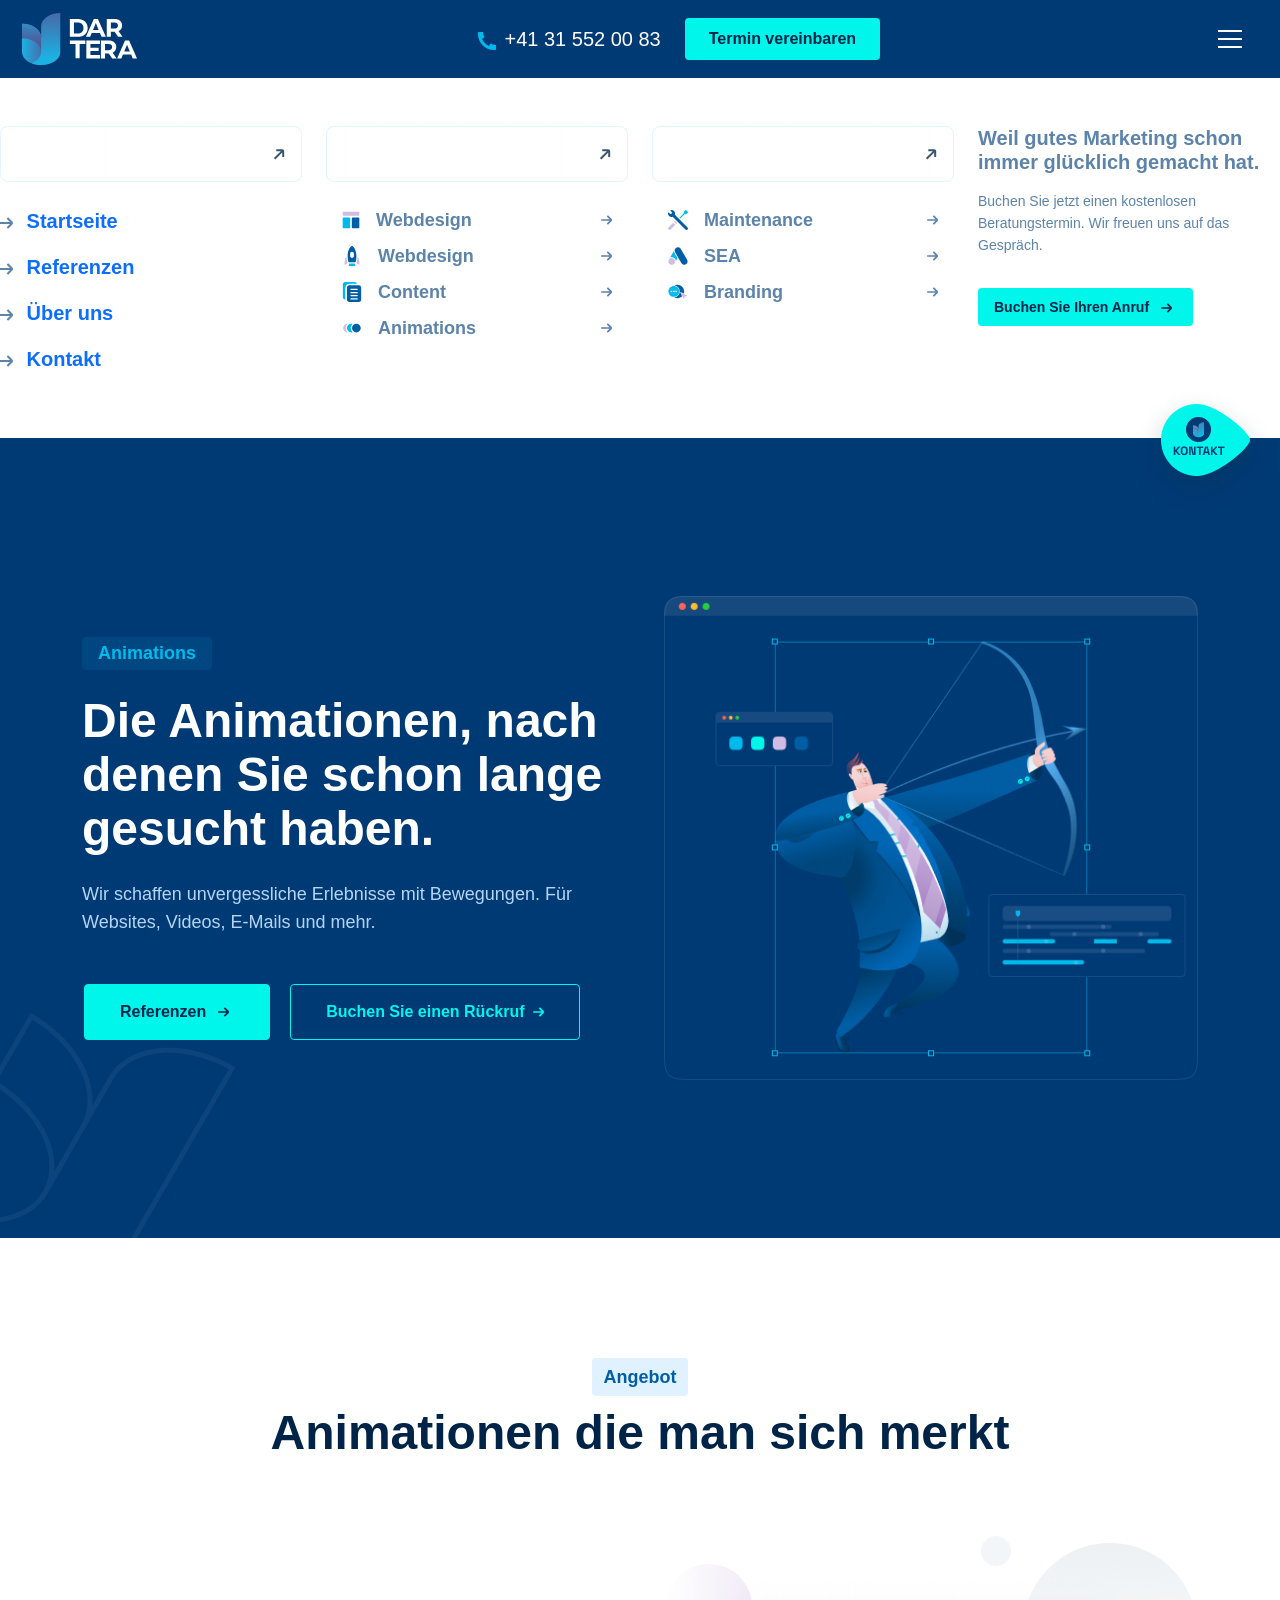
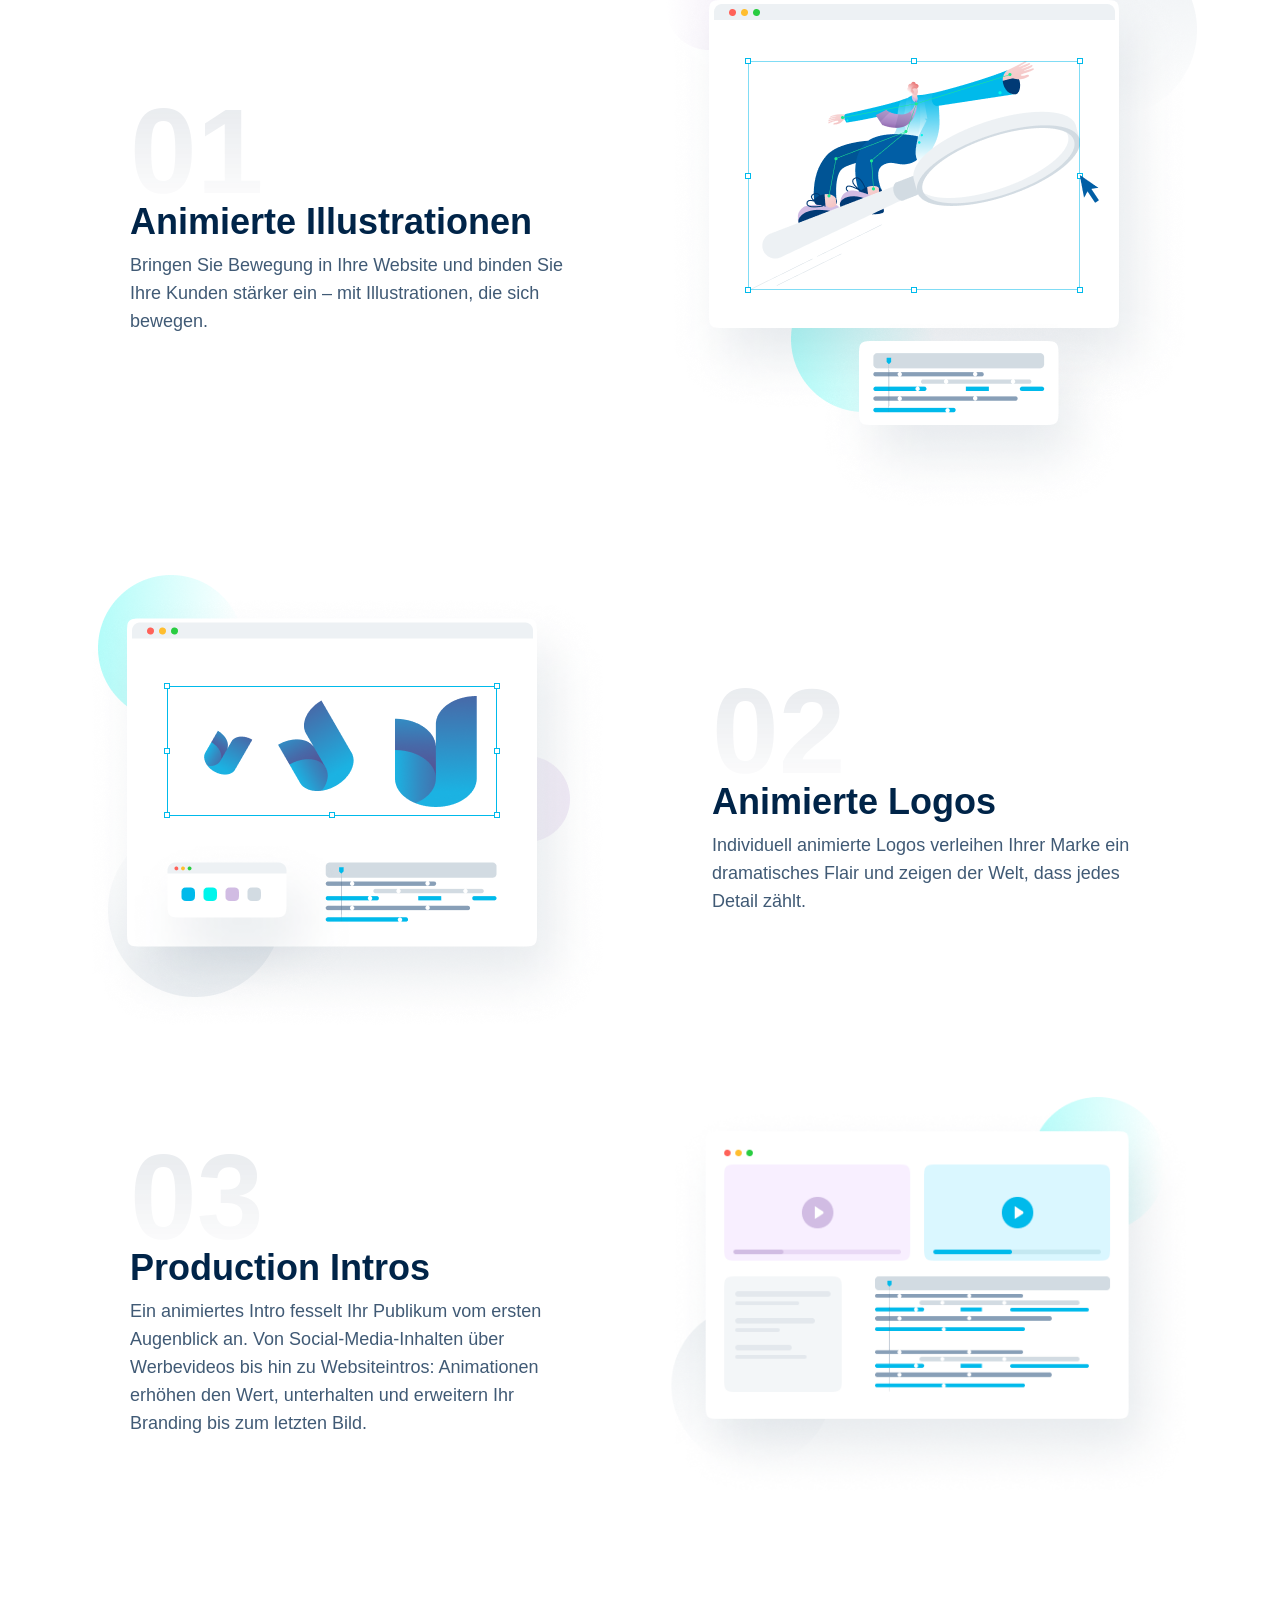
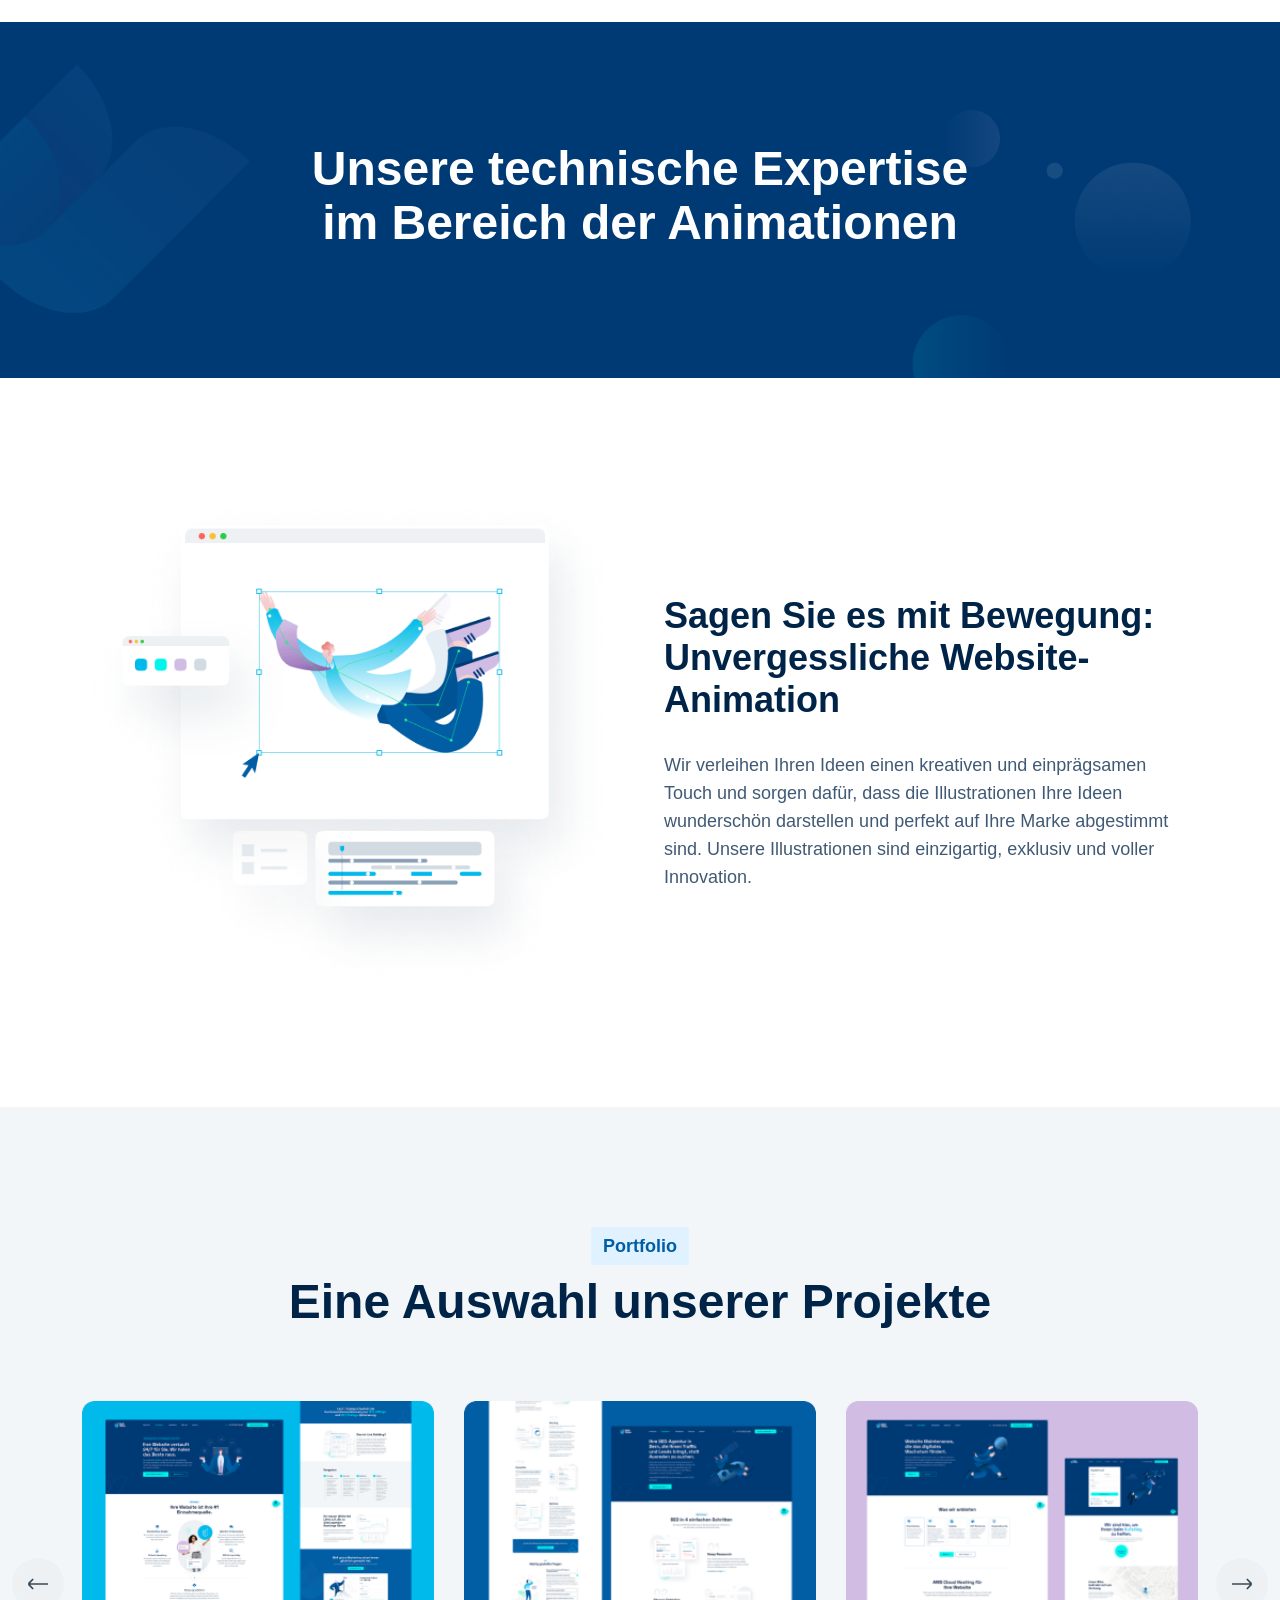
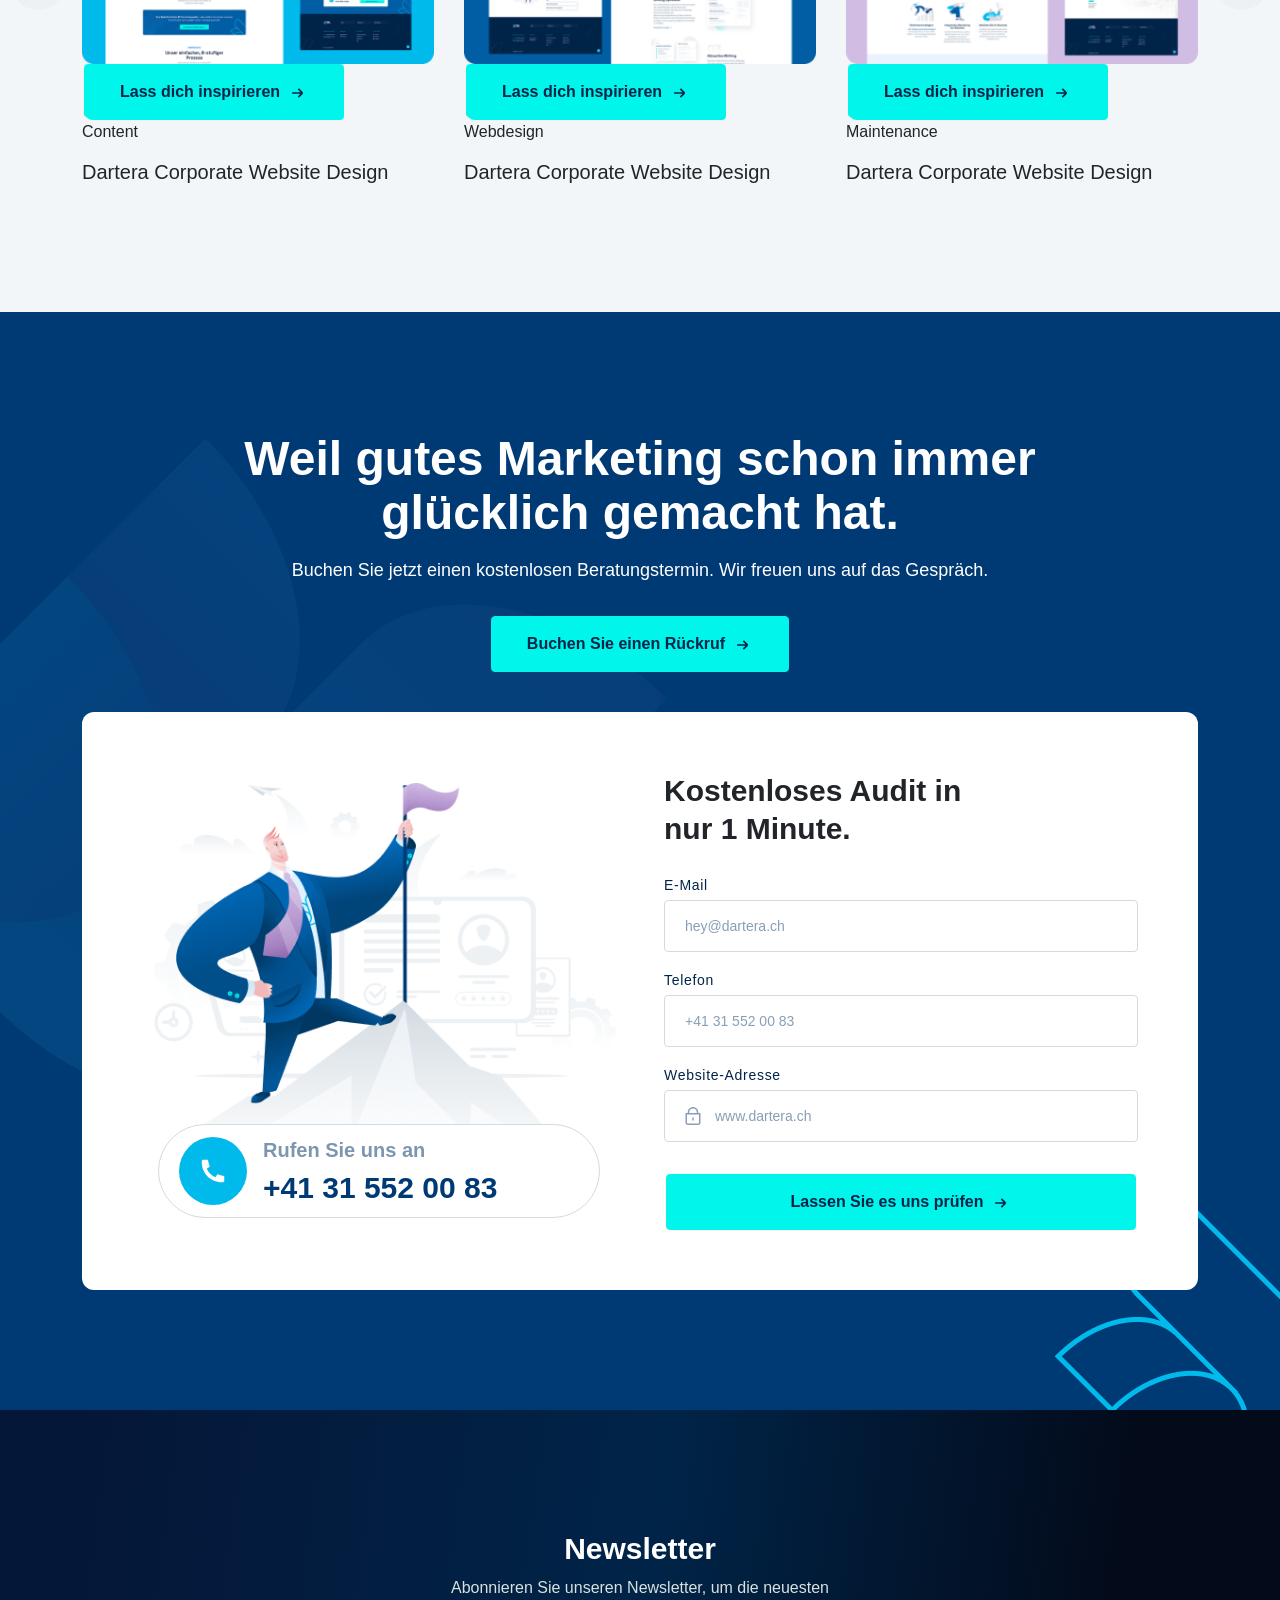
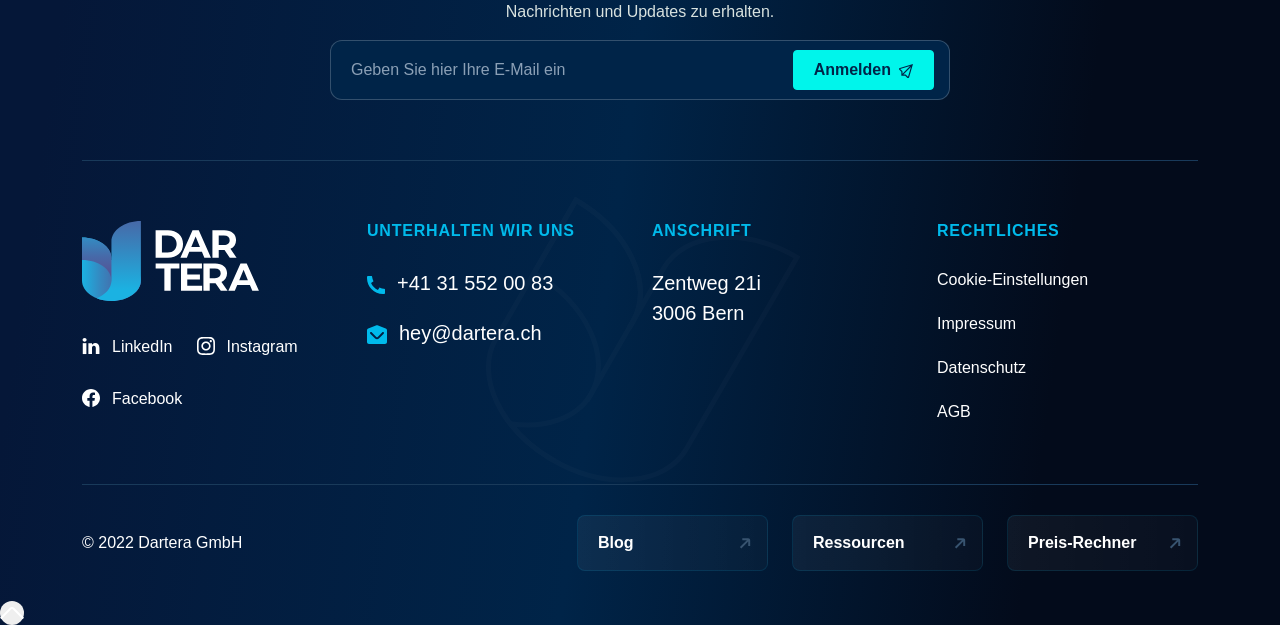
<file: animations.html>
<!DOCTYPE html>
<!--[if lt IE 7]>      <html class="no-js lt-ie9 lt-ie8 lt-ie7"> <![endif]-->
<!--[if IE 7]>         <html class="no-js lt-ie9 lt-ie8" lang="en-US"> <![endif]-->
<!--[if IE 8]>         <html class="no-js lt-ie9" lang="en-US"> <![endif]-->
<!--[if gt IE 8]><!-->
<!--<![endif]-->
<!--[if gte IE 9] <style type="text/css"> .gradient {filter: none;}</style><![endif]-->
<!--[if !IE]><html lang="en"><![endif]-->
<html lang="zxx" class="no-js">

<head>
    <meta charset="UTF-8">
    <meta http-equiv="X-UA-Compatible" content="IE=edge">
    <!-- Required meta tags for responsive -->
    <meta name="viewport" content="width=device-width, initial-scale=1, shrink-to-fit=no">
    <!-- The above 3 meta tags *must* come first in the head; any other head content must come *after* these tags -->
    <!-- Favicon and touch icons -->
    <link rel="icon" type="image/png" sizes="16x16" href="assets/img/favicon/favicoon.svg">
    <meta name="misapplication-TileColor" content="#ffffff">
    <meta name="theme-color" content="#ffffff">
    <!-- Twitter Card data -->
    <meta name="twitter:card" content="">
    <meta name="twitter:site" content="@twitter_username">
    <meta name="twitter:title" content="">
    <meta name="twitter:description" content="">
    <meta name="twitter:image" content="">
    <!-- Open Graph data -->
    <meta property="og:title" content="">
    <meta property="og:type" content="article">
    <meta property="og:url" content="">
    <meta property="og:image" content="">
    <meta property="og:description" content="">
    <meta property="og:site_name" content="R">
    <meta property="fb:admins" content="Facebook numeric ID">
    <!-- gmail verification -->
    <meta name="google-site-verification" content="">
    <!-- Website title -->
    <title>Animations</title>
    <link rel="stylesheet" href="assets/css/nioicon.css">
    <link rel="stylesheet" href="assets/css/animate.css">
    <!-- Local server Bootstrap CSS -->
    <!-- <link rel="stylesheet" href="assets/css/bootstrap.min.css"> -->

    <!-- CDN Bootstrap CSS -->
    <link rel="stylesheet" href="https://cdn.jsdelivr.net/npm/bootstrap@5.2.2/dist/css/bootstrap.min.css">
    <link rel="stylesheet" href="https://cdnjs.cloudflare.com/ajax/libs/OwlCarousel2/2.3.4/assets/owl.carousel.min.css">
    <link rel="stylesheet"
        href="https://cdnjs.cloudflare.com/ajax/libs/OwlCarousel2/2.3.4/assets/owl.theme.default.min.css">
    <!-- Main CSS -->
    <link rel="stylesheet" type="text/css" href="assets/css/style.css">
    <!-- jQuery (necessary for jQuery plugins) -->
    <script src="assets/js/jquery-3.6.1.min.js"></script>
</head>

<body>
    <!-- Main Coding Start Here -->

    <!-- header -/Start -->
    <header id="header">
        <!-- navbar -/Start -->
        <div class="header">
            <div class="container-fluid p-0">
                <nav class="menu-area navbar py-0 navbar-expand-xxl py-2">
                    <div class="container-fluid">
                        <a href="index.html" class="navbar-brand theme-logo">
                            <img src="assets/img/logo.svg" alt="logo" class="img-fluid">
                        </a>
    
                        <div class="d-xxl-none d-flex align-items-center gap-4 contactInfo px-4">
                            <a href="+41315520083" class=" text-decoration-none phone text-white fs-5">
                                <span><img src="assets/img/call.svg" class="img-fluid" alt="call"></span>
                                +41 31 552 00 83
                            </a>
                            <button type="button" class="nav-btn px-4 border-0 fs-6 fw-semi-bold text-gray_1">
                                Termin vereinbaren
                            </button>
                        </div>
    
    
                        <button class="navbar-toggler border-0" type="button" data-bs-toggle="collapse"
                            data-bs-target="#nav-toggle" aria-controls="nav-toggle" aria-expanded="false"
                            aria-label="Toggle navigation">
                            <span><img src="assets/img/menu.png" class="img-fluid" alt=""></span>
                        </button>
    
    
    
                        <div class="collapse navbar-collapse" id="nav-toggle">
                            <ul class="menu navbar-nav mx-auto mb-2 mb-lg-0">
                                <li class="nav-item">
                                    <a class="nav-link active py-4 px-0 mx-3 active fs-14 fw-bold text-uppercase"
                                        aria-current="page" href="index.html">Startseite</a>
                                </li>
                                <li class="nav-item dropdown">
                                    <a class="nav-link text-light_white py-4 px-0 mx-3 dropdown-toggle fs-14 fw-bold text-uppercase"
                                        href="#" role="button" data-bs-toggle="dropdown" aria-expanded="false">
                                        Leistungen
                                    </a>
                                    <div
                                        class="dropdown-menu mega-menu dropdown-menu-end fade-down bg-white box-shadow radius-8">
                                        <div class="dropdown-shape">
                                            <img src="assets/img/dropdown-shape.png " class="img-fluid" alt="">
                                        </div>
                                        <div class="row gx-2">
                                            <div class="col-xl-6">
                                                <a href="#"
                                                    class="nav-dropdown-item d-flex align-items-start gap-2 justify-content-between mb-3">
                                                    <div class="sidebar-left d-flex align-items-center gap-3">
                                                        <img src="assets/img/dropdown-logo1.png"
                                                            class="img-fluid dropdown-logo d-flex align-items-center justify-content-center"
                                                            alt="sidebarlogo">
                                                        <div>
                                                            <h5 class="fs-6 fw-bold text-indigo_dye">Webdesign</h5>
                                                            <p class="pb-0 text-gray_3 fs-12 mb-0 short-text">
                                                                Unvergessliche User Experience bieten</p>
                                                        </div>
    
                                                    </div>
                                                    <div class="">
                                                        <svg class="me-2 mt-2" width="11" height="10" viewBox="0 0 11 10"
                                                            fill="none" xmlns="http://www.w3.org/2000/svg">
                                                            <path
                                                                d="M10.5117 3.82164L6.93425 0.244141L5.75591 1.42247L8.50008 4.16664H0.166748V5.83331H8.50008L5.75591 8.57747L6.93425 9.75581L10.5117 6.17831C10.8242 5.86576 10.9997 5.44191 10.9997 4.99997C10.9997 4.55803 10.8242 4.13419 10.5117 3.82164V3.82164Z"
                                                                fill="white" />
                                                        </svg>
                                                    </div>
                                                </a>
                                            </div>
                                            <div class="col-xl-6">
                                                <a href="#"
                                                    class="nav-dropdown-item d-flex align-items-start gap-2 justify-content-between mb-3">
                                                    <div class="sidebar-left d-flex align-items-center gap-3">
                                                        <img src="assets/img/dropdown-logo6.png"
                                                            class="img-fluid dropdown-logo d-flex align-items-center justify-content-center"
                                                            alt="sidebarlogo">
                                                        <div>
                                                            <h5 class="fs-6 fw-bold text-indigo_dye">Maintenance</h5>
                                                            <p class="pb-0 text-gray_3 fs-12 mb-0 short-text">Unterhalt,
                                                                damit Ihre Website läuft</p>
                                                        </div>
    
                                                    </div>
                                                    <div class="">
                                                        <svg class="me-2 mt-2" width="11" height="10" viewBox="0 0 11 10"
                                                            fill="none" xmlns="http://www.w3.org/2000/svg">
                                                            <path
                                                                d="M10.5117 3.82164L6.93425 0.244141L5.75591 1.42247L8.50008 4.16664H0.166748V5.83331H8.50008L5.75591 8.57747L6.93425 9.75581L10.5117 6.17831C10.8242 5.86576 10.9997 5.44191 10.9997 4.99997C10.9997 4.55803 10.8242 4.13419 10.5117 3.82164V3.82164Z"
                                                                fill="white" />
                                                        </svg>
                                                    </div>
                                                </a>
                                            </div>
                                            <div class="col-xl-6">
                                                <a href="#"
                                                    class="nav-dropdown-item d-flex align-items-start gap-2 justify-content-between mb-3">
                                                    <div class="sidebar-left d-flex align-items-center gap-3">
                                                        <img src="assets/img/dropdown-logo2.png"
                                                            class="img-fluid dropdown-logo d-flex align-items-center justify-content-center"
                                                            alt="sidebarlogo">
                                                        <div>
                                                            <h5 class="fs-6 fw-bold text-indigo_dye">SEO</h5>
                                                            <p class="pb-0 text-gray_3 fs-12 mb-0 short-text">Mit
                                                                Relevanz gefunden werden</p>
                                                        </div>
    
                                                    </div>
                                                    <div class="">
                                                        <svg class="me-2 mt-2" width="11" height="10" viewBox="0 0 11 10"
                                                            fill="none" xmlns="http://www.w3.org/2000/svg">
                                                            <path
                                                                d="M10.5117 3.82164L6.93425 0.244141L5.75591 1.42247L8.50008 4.16664H0.166748V5.83331H8.50008L5.75591 8.57747L6.93425 9.75581L10.5117 6.17831C10.8242 5.86576 10.9997 5.44191 10.9997 4.99997C10.9997 4.55803 10.8242 4.13419 10.5117 3.82164V3.82164Z"
                                                                fill="white" />
                                                        </svg>
                                                    </div>
                                                </a>
                                            </div>
                                            <div class="col-xl-6">
                                                <a href="#"
                                                    class="nav-dropdown-item d-flex align-items-start gap-2 justify-content-between mb-3">
                                                    <div class="sidebar-left d-flex align-items-center gap-3">
                                                        <img src="assets/img/dropdown-logo7.png"
                                                            class="img-fluid dropdown-logo d-flex align-items-center justify-content-center"
                                                            alt="sidebarlogo">
                                                        <div>
                                                            <h5 class="fs-6 fw-bold text-indigo_dye">SEA</h5>
                                                            <p class="pb-0 text-gray_3 fs-12 mb-0 short-text">Google Ads
                                                                Werbung für sofortige Wirkung</p>
                                                        </div>
    
                                                    </div>
                                                    <div class="">
                                                        <svg class="me-2 mt-2" width="11" height="10" viewBox="0 0 11 10"
                                                            fill="none" xmlns="http://www.w3.org/2000/svg">
                                                            <path
                                                                d="M10.5117 3.82164L6.93425 0.244141L5.75591 1.42247L8.50008 4.16664H0.166748V5.83331H8.50008L5.75591 8.57747L6.93425 9.75581L10.5117 6.17831C10.8242 5.86576 10.9997 5.44191 10.9997 4.99997C10.9997 4.55803 10.8242 4.13419 10.5117 3.82164V3.82164Z"
                                                                fill="white" />
                                                        </svg>
                                                    </div>
                                                </a>
                                            </div>
                                            <div class="col-xl-6">
                                                <a href="#"
                                                    class="nav-dropdown-item d-flex align-items-start gap-2 justify-content-between mb-3">
                                                    <div class="sidebar-left d-flex align-items-center gap-3">
                                                        <img src="assets/img/dropdown-logo3.png"
                                                            class="img-fluid dropdown-logo d-flex align-items-center justify-content-center"
                                                            alt="sidebarlogo">
                                                        <div>
                                                            <h5 class="fs-6 fw-bold text-indigo_dye">Content</h5>
                                                            <p class="pb-0 text-gray_3 fs-12 mb-0 short-text">
                                                                SEO-Content, der verkauft</p>
                                                        </div>
    
                                                    </div>
                                                    <div class="">
                                                        <svg class="me-2 mt-2" width="11" height="10" viewBox="0 0 11 10"
                                                            fill="none" xmlns="http://www.w3.org/2000/svg">
                                                            <path
                                                                d="M10.5117 3.82164L6.93425 0.244141L5.75591 1.42247L8.50008 4.16664H0.166748V5.83331H8.50008L5.75591 8.57747L6.93425 9.75581L10.5117 6.17831C10.8242 5.86576 10.9997 5.44191 10.9997 4.99997C10.9997 4.55803 10.8242 4.13419 10.5117 3.82164V3.82164Z"
                                                                fill="white" />
                                                        </svg>
                                                    </div>
                                                </a>
                                            </div>
                                            <div class="col-xl-6">
                                                <a href="#"
                                                    class="nav-dropdown-item d-flex align-items-start gap-2 justify-content-between mb-3">
                                                    <div class="sidebar-left d-flex align-items-center gap-3">
                                                        <img src="assets/img/dropdown-logo8.png"
                                                            class="img-fluid dropdown-logo d-flex align-items-center justify-content-center"
                                                            alt="sidebarlogo">
                                                        <div>
                                                            <h5 class="fs-6 fw-bold text-indigo_dye">Branding</h5>
                                                            <p class="pb-0 text-gray_3 fs-12 mb-0 short-text">
                                                                Wiedererkennungswert für Ihre Firma</p>
                                                        </div>
    
                                                    </div>
                                                    <div class="">
                                                        <svg class="me-2 mt-2" width="11" height="10" viewBox="0 0 11 10"
                                                            fill="none" xmlns="http://www.w3.org/2000/svg">
                                                            <path
                                                                d="M10.5117 3.82164L6.93425 0.244141L5.75591 1.42247L8.50008 4.16664H0.166748V5.83331H8.50008L5.75591 8.57747L6.93425 9.75581L10.5117 6.17831C10.8242 5.86576 10.9997 5.44191 10.9997 4.99997C10.9997 4.55803 10.8242 4.13419 10.5117 3.82164V3.82164Z"
                                                                fill="white" />
                                                        </svg>
                                                    </div>
                                                </a>
                                            </div>
                                            <div class="col-xl-6">
                                                <a href="#"
                                                    class="nav-dropdown-item d-flex align-items-start gap-2 justify-content-between mb-3">
                                                    <div class="sidebar-left d-flex align-items-center gap-3">
                                                        <img src="assets/img/dropdown-logo4.png"
                                                            class="img-fluid dropdown-logo d-flex align-items-center justify-content-center"
                                                            alt="sidebarlogo">
                                                        <div>
                                                            <h5 class="fs-6 fw-bold text-indigo_dye">Animations</h5>
                                                            <p class="pb-0 text-gray_3 fs-12 mb-0 short-text">Wir
                                                                bringen Bewegung auf Ihre Website</p>
                                                        </div>
    
                                                    </div>
                                                    <div class="">
                                                        <svg class="me-2 mt-2" width="11" height="10" viewBox="0 0 11 10"
                                                            fill="none" xmlns="http://www.w3.org/2000/svg">
                                                            <path
                                                                d="M10.5117 3.82164L6.93425 0.244141L5.75591 1.42247L8.50008 4.16664H0.166748V5.83331H8.50008L5.75591 8.57747L6.93425 9.75581L10.5117 6.17831C10.8242 5.86576 10.9997 5.44191 10.9997 4.99997C10.9997 4.55803 10.8242 4.13419 10.5117 3.82164V3.82164Z"
                                                                fill="white" />
                                                        </svg>
                                                    </div>
                                                </a>
                                            </div>
                                        </div>
                                    </div>
                                </li>
                                <li class="nav-item">
                                    <a class="nav-link text-light_white py-4 px-0 mx-3 fs-14 fw-bold text-uppercase"
                                        href="referenzen.html">Referenzen</a>
                                </li>
                                <li class="nav-item">
                                    <a class="nav-link text-light_white py-4 px-0 mx-3 fs-14 fw-bold text-uppercase"
                                        href="#">Über
                                        uns</a>
                                </li>
                                <li class="nav-item">
                                    <a class="nav-link text-light_white py-4 px-0 mx-3 fs-14 fw-bold text-uppercase"
                                        href="#">Kontakt</a>
                                </li>
                            </ul>
    
    
                            <div class="nav-right d-flex align-items-center">
                                <div class="nav-item dropdown language pe-2">
                                    <a class="nav-link text-light_white py-4 px-0 mx-3 dropdown-toggle fs-14 fw-bold text-uppercase"
                                        href="#" role="button" data-bs-toggle="dropdown" aria-expanded="false">
                                        German
                                    </a>
                                    <ul class="dropdown-menu dropdown-menu-end fade-down">
                                        <li>
                                            <a class="dropdown-item text-light_white fs-14 fw-bold text-uppercase" href="#">
                                                Action
                                            </a>
                                        </li>
                                        <li>
                                            <a class="dropdown-item text-light_white fs-14 fw-bold text-uppercase" href="#">
                                                Another action
                                            </a>
                                        </li>
                                        <li>
                                            <a class="dropdown-item text-light_white fs-14 fw-bold text-uppercase" href="#">
                                                Something else here
                                            </a>
                                        </li>
                                    </ul>
                                </div>
                                <div class="d-xxl-flex d-none align-items-center gap-4 contactInfo px-4">
                                    <a href="+41315520083" class=" text-decoration-none phone text-white fs-5">
                                        <span><img src="assets/img/call.svg" class="img-fluid" alt="call"></span>
                                        +41 31 552 00 83
                                    </a>
                                    <button type="button" class="nav-btn px-4 border-0 fs-6 fw-semi-bold text-gray_1">
                                        Termin vereinbaren
                                    </button>
                                </div>
                                <div class="sidebar">
                                    <!-- <img src="assets/img/humbarger.svg" class="img-fluid" alt="sidebar"> -->
    
                                    <!-- <svg width="24" height="18" viewBox="0 0 24 18" fill="none"
                                            xmlns="http://www.w3.org/2000/svg">
                                            <rect x="12" width="12" height="2" fill="#00BAEB" />
                                            <rect x="12" y="16" width="12" height="2" fill="#00BAEB" />
                                            <rect x="0" y="8" width="24" height="2" fill="#00BAEB" />
                                        </svg> -->
    
                                <svg class="sidebarToggle d-block" width="24" height="24" viewBox="0 0 24 24" fill="none"
                                    xmlns="http://www.w3.org/2000/svg">
                                    <rect x="12" y="3" width="24" height="2" fill="#00BAEB" />
                                    <rect x="12" y="19" width="24" height="2" fill="#00BAEB" />
                                    <rect x="0" y="11" width="24" height="2" fill="#00BAEB" />
                                </svg>
                                
                                
                                
                                <svg class="sidebarClose d-none" width="22" height="20" viewBox="0 0 22 20" fill="none"
                                    xmlns="http://www.w3.org/2000/svg">
                                    <rect x="0.804688" y="17.7783" width="24" height="2" transform="rotate(-45 0.804688 17.7783)" fill="#00BAEB" />
                                    <rect x="2.21875" y="0.807617" width="24" height="2" transform="rotate(45 2.21875 0.807617)" fill="#00BAEB" />
                                </svg>
    
                                </div>
                            </div>
                        </div>
                    </div>
                </nav>
            </div>
        </div>
        <!-- navbar -/End -->
    </header>
    <!--/ header -/End -->
    
    
    <!-- Dropdown -/start -->
    <div class="nav-dropdown py-5">
        <div class="row">
            <div class="col-sm-6 col-md-4 col-lg-3">
                <div class="footer-common-btn mb-4">
                    <a href="#"
                        class="radius-8 text-white text-decoration-none w-100 d-flex align-items-center justify-content-between">
                        <span class="fw-bold ">
                            Blog
                        </span>
                        <span>
                            <svg width="12" height="11" viewBox="0 0 12 11" fill="none" xmlns="http://www.w3.org/2000/svg">
                                <path
                                    d="M9.22446 0.214993L3.28476 0.214992L3.28476 2.17137L7.84088 2.17137L0.922998 9.08926L2.30658 10.4728L9.22446 3.55495L9.22446 8.11107L11.1808 8.11107L11.1808 2.17137C11.1808 1.65253 10.9746 1.15496 10.6077 0.78809C10.2409 0.421214 9.7433 0.215072 9.22446 0.214993V0.214993Z"
                                    fill="#385470" />
                            </svg>
                        </span>
                    </a>
                </div>
                <div>
                    <a class="sidebar-drop-item transition-02 fs-5 mb-3 d-block fw-bold text-decoration-none">
                        <svg class="me-2" width="13" height="12" viewBox="0 0 13 12" fill="none"
                            xmlns="http://www.w3.org/2000/svg">
                            <path
                                d="M12.414 4.58597L8.121 0.292969L6.707 1.70697L10 4.99997H0V6.99997H10L6.707 10.293L8.121 11.707L12.414 7.41397C12.7889 7.03891 12.9996 6.5303 12.9996 5.99997C12.9996 5.46964 12.7889 4.96102 12.414 4.58597Z"
                                fill="#5C83AA" />
                        </svg>
                        <span>Startseite</span>
    
                    </a>
                </div>
                <div>
                    <a class="sidebar-drop-item transition-02 fs-5 mb-3 d-block fw-bold text-decoration-none">
                        <svg class="me-2" width="13" height="12" viewBox="0 0 13 12" fill="none"
                            xmlns="http://www.w3.org/2000/svg">
                            <path
                                d="M12.414 4.58597L8.121 0.292969L6.707 1.70697L10 4.99997H0V6.99997H10L6.707 10.293L8.121 11.707L12.414 7.41397C12.7889 7.03891 12.9996 6.5303 12.9996 5.99997C12.9996 5.46964 12.7889 4.96102 12.414 4.58597Z"
                                fill="#5C83AA" />
                        </svg>
                        <span>Referenzen</span>
    
                    </a>
                </div>
                <div>
                    <a class="sidebar-drop-item transition-02 fs-5 mb-3 d-block fw-bold text-decoration-none">
                        <svg class="me-2" width="13" height="12" viewBox="0 0 13 12" fill="none"
                            xmlns="http://www.w3.org/2000/svg">
                            <path
                                d="M12.414 4.58597L8.121 0.292969L6.707 1.70697L10 4.99997H0V6.99997H10L6.707 10.293L8.121 11.707L12.414 7.41397C12.7889 7.03891 12.9996 6.5303 12.9996 5.99997C12.9996 5.46964 12.7889 4.96102 12.414 4.58597Z"
                                fill="#5C83AA" />
                        </svg>
                        <span>Über uns</span>
    
                    </a>
                </div>
                <div>
                    <a class="sidebar-drop-item transition-02 fs-5 mb-3 d-block fw-bold text-decoration-none">
                        <svg class="me-2" width="13" height="12" viewBox="0 0 13 12" fill="none"
                            xmlns="http://www.w3.org/2000/svg">
                            <path
                                d="M12.414 4.58597L8.121 0.292969L6.707 1.70697L10 4.99997H0V6.99997H10L6.707 10.293L8.121 11.707L12.414 7.41397C12.7889 7.03891 12.9996 6.5303 12.9996 5.99997C12.9996 5.46964 12.7889 4.96102 12.414 4.58597Z"
                                fill="#5C83AA" />
                        </svg>
                        <span>Kontakt</span>
                    </a>
                </div>
    
            </div>
    
    
            <div class="col-sm-6 col-md-4 col-lg-3">
                <div class="footer-common-btn mb-4">
                    <a href="#"
                        class="radius-8 text-white text-decoration-none w-100 d-flex align-items-center justify-content-between">
                        <span class="fw-bold ">
                            Ressourcen
                        </span>
                        <span>
                            <svg width="12" height="11" viewBox="0 0 12 11" fill="none" xmlns="http://www.w3.org/2000/svg">
                                <path
                                    d="M9.22446 0.214993L3.28476 0.214992L3.28476 2.17137L7.84088 2.17137L0.922998 9.08926L2.30658 10.4728L9.22446 3.55495L9.22446 8.11107L11.1808 8.11107L11.1808 2.17137C11.1808 1.65253 10.9746 1.15496 10.6077 0.78809C10.2409 0.421214 9.7433 0.215072 9.22446 0.214993V0.214993Z"
                                    fill="#385470" />
                            </svg>
                        </span>
                    </a>
                </div>
                <div>
                    <a href=""
                        class="text-decoration-none nav-dropdown-item d-flex radius-8 px-3 mb-2 align-items-center gap-2 justify-content-between">
                        <div class="sidebar-left d-flex align-items-center gap-3">
                            <img src="assets/img/dropdown1.svg" class="img-fluid" alt="sidebarlogo">
                            <p class="pb-0 text-info-light fs-18 fw-bold mb-0">Webdesign</p>
                        </div>
                        <svg width="11" height="10" viewBox="0 0 11 10" fill="none" xmlns="http://www.w3.org/2000/svg">
                            <path
                                d="M10.5091 3.82164L6.93156 0.244141L5.75323 1.42247L8.4974 4.16664H0.164062V5.83331H8.4974L5.75323 8.57747L6.93156 9.75581L10.5091 6.17831C10.8215 5.86576 10.997 5.44191 10.997 4.99997C10.997 4.55803 10.8215 4.13419 10.5091 3.82164V3.82164Z"
                                fill="#5C83AA" />
                        </svg>
    
                    </a>
                    <a href=""
                        class="text-decoration-none nav-dropdown-item d-flex radius-8 px-3 mb-2 align-items-center gap-2 justify-content-between">
                        <div class="sidebar-left d-flex align-items-center gap-3">
                            <img src="assets/img/dropdown2.svg" class="img-fluid" alt="sidebarlogo">
                            <p class="pb-0 text-info-light fs-18 fw-bold mb-0">Webdesign</p>
                        </div>
                        <svg width="11" height="10" viewBox="0 0 11 10" fill="none" xmlns="http://www.w3.org/2000/svg">
                            <path
                                d="M10.5091 3.82164L6.93156 0.244141L5.75323 1.42247L8.4974 4.16664H0.164062V5.83331H8.4974L5.75323 8.57747L6.93156 9.75581L10.5091 6.17831C10.8215 5.86576 10.997 5.44191 10.997 4.99997C10.997 4.55803 10.8215 4.13419 10.5091 3.82164V3.82164Z"
                                fill="#5C83AA" />
                        </svg>
    
                    </a>
                    <a href=""
                        class="text-decoration-none nav-dropdown-item d-flex radius-8 px-3 mb-2 align-items-center gap-2 justify-content-between">
                        <div class="sidebar-left d-flex align-items-center gap-3">
                            <img src="assets/img/dropdown3.svg" class="img-fluid" alt="sidebarlogo">
                            <p class="pb-0 text-info-light fs-18 fw-bold mb-0">Content</p>
                        </div>
                        <svg width="11" height="10" viewBox="0 0 11 10" fill="none" xmlns="http://www.w3.org/2000/svg">
                            <path
                                d="M10.5091 3.82164L6.93156 0.244141L5.75323 1.42247L8.4974 4.16664H0.164062V5.83331H8.4974L5.75323 8.57747L6.93156 9.75581L10.5091 6.17831C10.8215 5.86576 10.997 5.44191 10.997 4.99997C10.997 4.55803 10.8215 4.13419 10.5091 3.82164V3.82164Z"
                                fill="#5C83AA" />
                        </svg>
    
                    </a>
                    <a href=""
                        class="text-decoration-none nav-dropdown-item d-flex radius-8 px-3 mb-2 align-items-center gap-2 justify-content-between mb-3">
                        <div class="sidebar-left d-flex align-items-center gap-3">
                            <img src="assets/img/dropdown4.svg" class="img-fluid" alt="sidebarlogo">
                            <p class="pb-0 text-info-light fs-18 fw-bold mb-0">Animations</p>
                        </div>
                        <svg width="11" height="10" viewBox="0 0 11 10" fill="none" xmlns="http://www.w3.org/2000/svg">
                            <path
                                d="M10.5091 3.82164L6.93156 0.244141L5.75323 1.42247L8.4974 4.16664H0.164062V5.83331H8.4974L5.75323 8.57747L6.93156 9.75581L10.5091 6.17831C10.8215 5.86576 10.997 5.44191 10.997 4.99997C10.997 4.55803 10.8215 4.13419 10.5091 3.82164V3.82164Z"
                                fill="#5C83AA" />
                        </svg>
    
                    </a>
                </div>
            </div>
    
            <div class="col-sm-6 col-md-4 col-lg-3">
                <div class="footer-common-btn mb-4">
                    <a href="#"
                        class="radius-8 text-white text-decoration-none w-100 d-flex align-items-center justify-content-between">
                        <span class="fw-bold ">
                            Preis-Rechner
                        </span>
                        <span>
                            <svg width="12" height="11" viewBox="0 0 12 11" fill="none" xmlns="http://www.w3.org/2000/svg">
                                <path
                                    d="M9.22446 0.214993L3.28476 0.214992L3.28476 2.17137L7.84088 2.17137L0.922998 9.08926L2.30658 10.4728L9.22446 3.55495L9.22446 8.11107L11.1808 8.11107L11.1808 2.17137C11.1808 1.65253 10.9746 1.15496 10.6077 0.78809C10.2409 0.421214 9.7433 0.215072 9.22446 0.214993V0.214993Z"
                                    fill="#385470" />
                            </svg>
                        </span>
                    </a>
                </div>
                <div>
                    <a href=""
                        class="text-decoration-none nav-dropdown-item d-flex radius-8 px-3 mb-2 align-items-center gap-2 justify-content-between">
                        <div class="sidebar-left d-flex align-items-center gap-3">
                            <img src="assets/img/dropdown5.svg" class="img-fluid" alt="sidebarlogo">
                            <p class="pb-0 text-info-light fs-18 fw-bold mb-0">Maintenance</p>
                        </div>
                        <svg width="11" height="10" viewBox="0 0 11 10" fill="none" xmlns="http://www.w3.org/2000/svg">
                            <path
                                d="M10.5091 3.82164L6.93156 0.244141L5.75323 1.42247L8.4974 4.16664H0.164062V5.83331H8.4974L5.75323 8.57747L6.93156 9.75581L10.5091 6.17831C10.8215 5.86576 10.997 5.44191 10.997 4.99997C10.997 4.55803 10.8215 4.13419 10.5091 3.82164V3.82164Z"
                                fill="#5C83AA" />
                        </svg>
    
                    </a>
                    <a href=""
                        class="text-decoration-none  nav-dropdown-item d-flex radius-8 px-3 mb-2 align-items-center gap-2 justify-content-between">
                        <div class="sidebar-left d-flex align-items-center gap-3">
                            <img src="assets/img/dropdown6.svg" class="img-fluid" alt="sidebarlogo">
                            <p class="pb-0 text-info-light fs-18 fw-bold mb-0">SEA</p>
                        </div>
                        <svg width="11" height="10" viewBox="0 0 11 10" fill="none" xmlns="http://www.w3.org/2000/svg">
                            <path
                                d="M10.5091 3.82164L6.93156 0.244141L5.75323 1.42247L8.4974 4.16664H0.164062V5.83331H8.4974L5.75323 8.57747L6.93156 9.75581L10.5091 6.17831C10.8215 5.86576 10.997 5.44191 10.997 4.99997C10.997 4.55803 10.8215 4.13419 10.5091 3.82164V3.82164Z"
                                fill="#5C83AA" />
                        </svg>
    
                    </a>
                    <a href=""
                        class="text-decoration-none nav-dropdown-item d-flex radius-8 px-3 mb-2 align-items-center gap-2 justify-content-between">
                        <div class="sidebar-left d-flex align-items-center gap-3">
                            <img src="assets/img/dropdown7.svg" class="img-fluid" alt="sidebarlogo">
                            <p class="pb-0 text-info-light fs-18 fw-bold mb-0">Branding</p>
                        </div>
                        <svg width="11" height="10" viewBox="0 0 11 10" fill="none" xmlns="http://www.w3.org/2000/svg">
                            <path
                                d="M10.5091 3.82164L6.93156 0.244141L5.75323 1.42247L8.4974 4.16664H0.164062V5.83331H8.4974L5.75323 8.57747L6.93156 9.75581L10.5091 6.17831C10.8215 5.86576 10.997 5.44191 10.997 4.99997C10.997 4.55803 10.8215 4.13419 10.5091 3.82164V3.82164Z"
                                fill="#5C83AA" />
                        </svg>
    
                    </a>
    
                </div>
            </div>
    
            <div class="col-sm-6 col-md-4 col-lg-3">
                <div>
                    <h3 class=" text-info-light fs-5 fw-bold">Weil gutes Marketing schon immer glücklich gemacht hat.
                    </h3>
                    <p class="text-info-light fs-14 pt-2">Buchen Sie jetzt einen kostenlosen Beratungstermin. Wir freuen
                        uns auf das Gespräch.</p>
                    <div class="common-btn pt-3 mt-3">
                        <a href="#"
                            class=" lh-20 text-decoration-none bg-flourescent_blue radius-4 d-inline-flex align-items-center gap-2 py-2 px-3 text-gray_1 fs-14 fw-semi-bold">
                            <span>Buchen Sie Ihren Anruf</span>
                            <span>
                                <svg width="20" height="20" viewBox="0 0 20 20" fill="none"
                                    xmlns="http://www.w3.org/2000/svg">
                                    <path
                                        d="M14.5117 8.82164L10.9342 5.24414L9.75591 6.42247L12.5001 9.16664H4.16675V10.8333H12.5001L9.75591 13.5775L10.9342 14.7558L14.5117 11.1783C14.8242 10.8658 14.9997 10.4419 14.9997 9.99997C14.9997 9.55803 14.8242 9.13419 14.5117 8.82164Z"
                                        fill="#002448" />
                                </svg>
                            </span>
                        </a>
                    </div>
                </div>
            </div>
        </div>
    </div>
    <!--/ Dropdown -/End -->


    <!-- Banner -->
    <section class="subpage-page-banner2 research-banner d-flex align-items-center position-relative">
        <div class="banner-shape position-absolute start-0 bottom-0">
            <img src="assets/img/banner-left-shape.png" class="img-fluid" alt="banner left shape">
        </div>
            <div class="contact-toggle" data-bs-toggle="offcanvas" data-bs-target="#offcanvasWithBothOptions"
                aria-controls="offcanvasWithBothOptions">
                <img src="assets/img/banner-click.png" class="img-fluid" alt="contact toggle">
            </div>
        <div class="container">
            <div class="row gx-0 align-items-center">
                <div class="col-xl-6">
                    <div class="banner-left">
                        <div
                            class="px-3 subpage-badge text-cyan fs-18 fw-semi-bold d-inline-flex align-items-center justify-content-center">
                            <p class="mb-0">Animations</p>
                        </div>
                        <h1 class="fs-48 fw-bold text-white mt-4">
                            Die Animationen, nach denen Sie schon lange gesucht haben.
                        </h1>
                        <p class="fs-18 text-light_white mt-4 mb-5">
                            Wir schaffen unvergessliche Erlebnisse mit Bewegungen.
                            Für Websites, Videos, E-Mails und mehr.
                        </p>

                        <!-- Common Buttons -/ Start -->
                        <div class="common-btn d-flex align-items-center justify-content-start gap-3">
                            <a href="#"
                                class="fill-btn fw-semi-bold text-gray_1 lh-20 text-decoration-none bg-flourescent_blue radius-4 d-inline-flex align-items-center gap-2">
                                <span>Referenzen</span>
                                <span>
                                    <svg width="20" height="20" viewBox="0 0 20 20" fill="none"
                                        xmlns="http://www.w3.org/2000/svg">
                                        <path
                                            d="M14.5117 8.82164L10.9342 5.24414L9.75591 6.42247L12.5001 9.16664H4.16675V10.8333H12.5001L9.75591 13.5775L10.9342 14.7558L14.5117 11.1783C14.8242 10.8658 14.9997 10.4419 14.9997 9.99997C14.9997 9.55803 14.8242 9.13419 14.5117 8.82164Z"
                                            fill="#002448" />
                                    </svg>
                                </span>
                            </a>
                            <a href="#"
                                class="minimal-btn cyan-border fw-semi-bold text-flourescent_blue lh-20 text-decoration-none radius-4 d-inline-flex align-items-center gap-2">
                                <span>Buchen Sie einen Rückruf</span>
                                <span class="">
                                    <svg width="11" height="10" viewBox="0 0 11 10" fill="none"
                                        xmlns="http://www.w3.org/2000/svg">
                                        <path
                                            d="M10.5117 3.82164L6.93425 0.244141L5.75591 1.42247L8.50008 4.16664H0.166748V5.83331H8.50008L5.75591 8.57747L6.93425 9.75581L10.5117 6.17831C10.8242 5.86576 10.9997 5.44191 10.9997 4.99997C10.9997 4.55803 10.8242 4.13419 10.5117 3.82164V3.82164Z"
                                            fill="#00F5EB" />
                                    </svg>
                                </span>
                            </a>
                        </div>
                        <!-- Common Buttons -/ End -->
                    </div>
                </div>
                <div class="col-xl-6">
                    <div class="ps-4">
                        <!-- <img src="assets/img/banner-bg.png" class="img-fluid" alt="banner"> -->
                        <img src="assets/img/animations-banner-img.png" class="img-fluid" alt="banner">
                    </div>
                </div>
            </div>
        </div>
    </section>
    <!--/ Banner -->


    <!-- process Section -/Start -->
    <section class="task-section section-padding bg-white">
        <div class="container">

            <div class="section-heading text-center">
                <h6
                    class="sub-title fs-18 fw-semi-bold text-lapis_lazuli bg-lapis_lazuli_light radius-4 d-inline-block">
                    Angebot
                </h6>
                <h2 class="fs-48 fw-bold text-gray_1 mt-2 mb-3">
                    Animationen die man sich merkt
                </h2>
            </div>

            <!-- Task item - 1  -->
            <div class="task-area">
                <div class="row align-items-center gx-5">
                    <div class="col-lg-6">
                        <div class="task-content-area px-5">
                            <div class="step-number">
                                <span class="fs-120 fw-bold">
                                    01
                                </span>
                            </div>
                            <h3 class="fs-36 text-gray_1 fw-bold">
                                Animierte Illustrationen
                            </h3>
                            <p class="fs-18 text-gray_2">
                                Bringen Sie Bewegung in Ihre Website und binden Sie Ihre Kunden stärker ein – mit
                                Illustrationen, die sich bewegen.
                            </p>
                        </div>
                    </div>
                    <div class="col-lg-6">
                        <div class="task-img">
                            <img src="assets/img/animations-img-1.png" alt="Task One" class="img-fluid">
                        </div>
                    </div>
                </div>
            </div>
            <!-- Task item - 1  -->

            <!-- Task item - 2  -->
            <div class="task-area">
                <div class="row align-items-center gx-5">
                    <div class="col-lg-6">
                        <div class="task-img">
                            <img src="assets/img/animations-img-2.png" alt="Task One" class="img-fluid">
                        </div>
                    </div>
                    <div class="col-lg-6">
                        <div class="task-content-area px-5">
                            <div class="step-number">
                                <span class="fs-120 fw-bold">
                                    02
                                </span>
                            </div>
                            <h3 class="fs-36 text-gray_1 fw-bold">
                                Animierte Logos
                            </h3>
                            <p class="fs-18 text-gray_2">
                                Individuell animierte Logos verleihen Ihrer Marke ein dramatisches Flair und zeigen der
                                Welt, dass jedes Detail zählt.
                            </p>
                        </div>
                    </div>
                </div>
            </div>
            <!-- Task item - 2  -->

            <!-- Task item - 3  -->
            <div class="task-area">
                <div class="row align-items-center gx-5">
                    <div class="col-lg-6">
                        <div class="task-content-area px-5">
                            <div class="step-number">
                                <span class="fs-120 fw-bold">
                                    03
                                </span>
                            </div>
                            <h3 class="fs-36 text-gray_1 fw-bold">
                                Production Intros
                            </h3>
                            <p class="fs-18 text-gray_2">
                                Ein animiertes Intro fesselt Ihr Publikum vom ersten Augenblick an. Von
                                Social-Media-Inhalten über Werbevideos bis hin
                                zu Websiteintros: Animationen erhöhen den Wert, unterhalten und erweitern Ihr Branding
                                bis zum letzten Bild.
                            </p>
                        </div>
                    </div>
                    <div class="col-lg-6">
                        <div class="task-img">
                            <img src="assets/img/animations-img-3.png" alt="Task One" class="img-fluid">
                        </div>
                    </div>
                </div>
            </div>
            <!-- Task item - 3  -->
        </div>
    </section>
    <!-- process Section -/End -->


    <!-- Design Tools Slider start  -->
    <section class="design-tools-slider section-padding">
        <div class="container">
            <h2 class="fs-48 fw-bold text-white text-center">Unsere technische Expertise <br> im Bereich der Animationen
            </h2>
        </div>
    </section>
    <!-- Design Tools Slider end  -->


    <!-- Animation Task Start  -->
    <section class="task-section section-padding bg-white">
        <div class="container">
            <!-- Task item - 1  -->
            <div class="mt-0">
                <div class="row align-items-center gx-5">
                    <div class="col-lg-6">
                        <div class="task-img">
                            <img src="assets/img/animation-task-img.png" alt="Task One" class="img-fluid">
                        </div>
                    </div>
                    <div class="col-lg-6">
                        <div class="task-content-area">
                            <h3 class="fs-36 text-gray_1 fw-bold mb-30">
                                Sagen Sie es mit Bewegung: Unvergessliche Website-Animation
                            </h3>

                            <div class="quality">
                                <p class="fs-18 text-gray_2 mb-0">
                                    Wir verleihen Ihren Ideen einen kreativen und einprägsamen Touch und sorgen dafür,
                                    dass die Illustrationen Ihre Ideen
                                    wunderschön darstellen und perfekt auf Ihre Marke abgestimmt sind. Unsere
                                    Illustrationen sind einzigartig, exklusiv und
                                    voller Innovation.
                                </p>
                            </div>

                        </div>
                    </div>

                </div>
            </div>
            <!-- Task item - 1  -->
        </div>
    </section>
    <!-- Animation Task end  -->


    <!-- Common Slider Start  -->
    <section class="common-slider section-padding bg-gray_7">
        <div class="container">
            <div class="section-heading text-center mb-5 pb-2">
                <h6
                    class="sub-title fs-18 fw-semi-bold text-lapis_lazuli bg-lapis_lazuli_light radius-4 d-inline-block">
                    Portfolio
                </h6>
                <h2 class="fs-48 fw-bold text-gray_1 mt-2 mb-3">
                    Eine Auswahl unserer Projekte
                </h2>
            </div>
            <div id="common-slider" class="owl-carousel">
                <!--slider 1 -->
                <div class="item">
                    <div class="slider-card">
                        <div class="img-box">
                            <img class="img-fluid" src="./assets/img/common-slider-1.png" alt="img" />
                            <!-- Common Buttons -/ Start -->
                            <!-- <div class="slider-btn text-center"> -->
                            <a href="#"
                                class="fill-btn fw-semi-bold text-gray_1 lh-20 text-decoration-none bg-flourescent_blue radius-4 d-inline-flex align-items-center gap-2 slider-btn text-center">
                                <span>Lass dich inspirieren</span>
                                <span>
                                    <svg width="20" height="20" viewBox="0 0 20 20" fill="none"
                                        xmlns="http://www.w3.org/2000/svg">
                                        <path
                                            d="M14.5117 8.82164L10.9342 5.24414L9.75591 6.42247L12.5001 9.16664H4.16675V10.8333H12.5001L9.75591 13.5775L10.9342 14.7558L14.5117 11.1783C14.8242 10.8658 14.9997 10.4419 14.9997 9.99997C14.9997 9.55803 14.8242 9.13419 14.5117 8.82164Z"
                                            fill="#002448" />
                                    </svg>
                                </span>
                            </a>
                            <!-- </div> -->
                            <!-- Common Buttons -/ End -->
                        </div>
                        <div class="slider-details">
                            <p>Content</p>
                            <h5>Dartera Corporate Website Design</h5>
                        </div>
                    </div>
                </div>
                <!--END OF slider 1 -->
                <!--slidr 2 -->
                <div class="item">
                    <div class="slider-card">
                        <div class="img-box">
                            <img class="img-fluid" src="./assets/img/common-slider-2.png" alt="img" />
                            <!-- Common Buttons -/ Start -->
                            <!-- <div class="slider-btn text-center"> -->
                            <a href="#"
                                class="fill-btn fw-semi-bold text-gray_1 lh-20 text-decoration-none bg-flourescent_blue radius-4 d-inline-flex align-items-center gap-2 slider-btn text-center">
                                <span>Lass dich inspirieren</span>
                                <span>
                                    <svg width="20" height="20" viewBox="0 0 20 20" fill="none"
                                        xmlns="http://www.w3.org/2000/svg">
                                        <path
                                            d="M14.5117 8.82164L10.9342 5.24414L9.75591 6.42247L12.5001 9.16664H4.16675V10.8333H12.5001L9.75591 13.5775L10.9342 14.7558L14.5117 11.1783C14.8242 10.8658 14.9997 10.4419 14.9997 9.99997C14.9997 9.55803 14.8242 9.13419 14.5117 8.82164Z"
                                            fill="#002448" />
                                    </svg>
                                </span>
                            </a>
                            <!-- </div> -->
                            <!-- Common Buttons -/ End -->
                        </div>
                        <div class="slider-details">
                            <p>Webdesign</p>
                            <h5>Dartera Corporate Website Design</h5>
                        </div>
                    </div>
                </div>
                <!--END OF slider 2 -->
                <!--slider 3 -->
                <div class="item">
                    <div class="slider-card">
                        <div class="img-box">
                            <img class="img-fluid" src="./assets/img/common-slider-3.png" alt="img" />
                            <!-- Common Buttons -/ Start -->
                            <!-- <div class="slider-btn text-center"> -->
                            <a href="#"
                                class="fill-btn fw-semi-bold text-gray_1 lh-20 text-decoration-none bg-flourescent_blue radius-4 d-inline-flex align-items-center gap-2 slider-btn text-center">
                                <span>Lass dich inspirieren</span>
                                <span>
                                    <svg width="20" height="20" viewBox="0 0 20 20" fill="none"
                                        xmlns="http://www.w3.org/2000/svg">
                                        <path
                                            d="M14.5117 8.82164L10.9342 5.24414L9.75591 6.42247L12.5001 9.16664H4.16675V10.8333H12.5001L9.75591 13.5775L10.9342 14.7558L14.5117 11.1783C14.8242 10.8658 14.9997 10.4419 14.9997 9.99997C14.9997 9.55803 14.8242 9.13419 14.5117 8.82164Z"
                                            fill="#002448" />
                                    </svg>
                                </span>
                            </a>
                            <!-- </div> -->
                            <!-- Common Buttons -/ End -->
                        </div>
                        <div class="slider-details">
                            <p>Maintenance</p>
                            <h5>Dartera Corporate Website Design</h5>
                        </div>
                    </div>
                </div>
                <!--END OF slider 3 -->
                <!--slider 4 -->
                <div class="item">
                    <div class="slider-card">
                        <div class="img-box">
                            <img class="img-fluid" src="./assets/img/common-slider-2.png" alt="img" />
                            <!-- Common Buttons -/ Start -->
                            <!-- <div class="slider-btn text-center"> -->
                            <a href="#"
                                class="fill-btn fw-semi-bold text-gray_1 lh-20 text-decoration-none bg-flourescent_blue radius-4 d-inline-flex align-items-center gap-2 slider-btn text-center">
                                <span>Lass dich inspirieren</span>
                                <span>
                                    <svg width="20" height="20" viewBox="0 0 20 20" fill="none"
                                        xmlns="http://www.w3.org/2000/svg">
                                        <path
                                            d="M14.5117 8.82164L10.9342 5.24414L9.75591 6.42247L12.5001 9.16664H4.16675V10.8333H12.5001L9.75591 13.5775L10.9342 14.7558L14.5117 11.1783C14.8242 10.8658 14.9997 10.4419 14.9997 9.99997C14.9997 9.55803 14.8242 9.13419 14.5117 8.82164Z"
                                            fill="#002448" />
                                    </svg>
                                </span>
                            </a>
                            <!-- </div> -->
                            <!-- Common Buttons -/ End -->
                        </div>
                        <div class="slider-details">
                            <p>Maintenance</p>
                            <h5>Dartera Corporate Website Design</h5>
                        </div>
                    </div>
                </div>
                <!--End slider 4 -->
                <!--slider 5 -->
                <div class="item">
                    <div class="slider-card">
                        <div class="img-box">
                            <img class="img-fluid" src="./assets/img/common-slider-3.png" alt="img" />
                            <!-- Common Buttons -/ Start -->
                            <!-- <div class="slider-btn text-center"> -->
                            <a href="#"
                                class="fill-btn fw-semi-bold text-gray_1 lh-20 text-decoration-none bg-flourescent_blue radius-4 d-inline-flex align-items-center gap-2 slider-btn text-center">
                                <span>Lass dich inspirieren</span>
                                <span>
                                    <svg width="20" height="20" viewBox="0 0 20 20" fill="none"
                                        xmlns="http://www.w3.org/2000/svg">
                                        <path
                                            d="M14.5117 8.82164L10.9342 5.24414L9.75591 6.42247L12.5001 9.16664H4.16675V10.8333H12.5001L9.75591 13.5775L10.9342 14.7558L14.5117 11.1783C14.8242 10.8658 14.9997 10.4419 14.9997 9.99997C14.9997 9.55803 14.8242 9.13419 14.5117 8.82164Z"
                                            fill="#002448" />
                                    </svg>
                                </span>
                            </a>
                            <!-- </div> -->
                            <!-- Common Buttons -/ End -->
                        </div>
                        <div class="slider-details">
                            <p>Maintenance</p>
                            <h5>Dartera Corporate Website Design</h5>
                        </div>
                    </div>
                </div>
                <!--END OF slider 5 -->
            </div>
        </div>
    </section>
    <!-- Common Slider Start  -->


    <!-- Call To Action -/Start -->
    <section class="call-to-action-area section-padding bg-indigo_dye position-relative">
        <div class="CTA-bg-shape-1 position-absolute start-0">
            <img src="assets/img/call-to-action-shape-1.png" alt="Bg Shape" class="img-fluid">
        </div>
        <div class="CTA-bg-shape-2 position-absolute end-0 bottom-0">
            <img src="assets/img/call-to-action-shape-2.png" alt="Bg Shape" class="img-fluid">
        </div>
        <div class="container">
            <div class="call-to-action-inner-wrap position-relative">
                <div class="section-heading text-center pb-3">
                    <h2 class="fs-48 fw-bold text-white mb-3">
                        Weil gutes Marketing schon immer <br class="d-none d-lg-block"> glücklich gemacht hat.
                    </h2>
                    <p class="fs-18 text-white mb-0">
                        Buchen Sie jetzt einen kostenlosen Beratungstermin. Wir freuen uns auf das Gespräch.
                    </p>
                </div>

                <!-- Common Buttons -/ Start -->
                <div class="common-btn text-center my-3 pb-4">
                    <a href="#"
                        class="fill-btn fw-semi-bold text-gray_1 lh-20 text-decoration-none bg-flourescent_blue radius-4 d-inline-flex align-items-center gap-2">
                        <span>Buchen Sie einen Rückruf</span>
                        <span>
                            <svg width="20" height="20" viewBox="0 0 20 20" fill="none"
                                xmlns="http://www.w3.org/2000/svg">
                                <path
                                    d="M14.5117 8.82164L10.9342 5.24414L9.75591 6.42247L12.5001 9.16664H4.16675V10.8333H12.5001L9.75591 13.5775L10.9342 14.7558L14.5117 11.1783C14.8242 10.8658 14.9997 10.4419 14.9997 9.99997C14.9997 9.55803 14.8242 9.13419 14.5117 8.82164Z"
                                    fill="#002448" />
                            </svg>
                        </span>
                    </a>
                </div>
                <!-- Common Buttons -/ End -->

                <!-- Call to action Form -/Start  -->
                <div class="call-to-action-inner bg-white radius-12">
                    <div class="row align-items-center gx-5">
                        <div class="col-lg-6">
                            <div class="CTA-left">
                                <div class="">
                                    <img src="assets/img/call-to-action-section-img.png" alt="Call to action"
                                        class="img-fluid">
                                </div>
                                <a href="tel:+41315520083"
                                    class="CTA-call-btn d-flex align-items-center gap-3 text-decoration-none rounded-pill mx-3">
                                    <span class="CTA-call-icon">
                                        <img src="assets/img/call-icon-with-bg.svg" alt="Call to action"
                                            class="img-fluid">
                                    </span>
                                    <span class="">
                                        <span class="fs-5 fw-bold text-gray_8 d-block mb-1">
                                            Rufen Sie uns an
                                        </span>
                                        <span class="fs-30 fw-bold text-indigo_dye d-block">
                                            +41 31 552 00 83
                                        </span>
                                    </span>
                                </a>
                            </div>
                        </div>
                        <div class="col-lg-6">
                            <div class="CTA-form-wrapper">
                                <h4 class="fs-30 fw-bold mb-0">
                                    Kostenloses Audit in <br class="d-none d-lg-block"> nur 1 Minute.
                                </h4>

                                <form class="CTA-form">
                                    <div class="mb-3">
                                        <label for="myemail"
                                            class="fs-14 text-gray_1 lt-space-05 fw-medium mb-1">E-Mail</label>
                                        <input type="email" class="form-control radius-4 text-gray_4"
                                            placeholder="hey@dartera.ch" id="myemail">
                                    </div>
                                    <div class="mb-3">
                                        <label for="mynumber"
                                            class="fs-14 text-gray_1 lt-space-05 fw-medium mb-1">Telefon</label>
                                        <input type="text" class="form-control radius-4 text-gray_4"
                                            placeholder="+41 31 552 00 83" id="mynumber">
                                    </div>
                                    <div class="mb-3">
                                        <label for="webAdress"
                                            class="fs-14 text-gray_1 lt-space-05 fw-medium mb-1">Website-Adresse</label>
                                        <input type="url" class="form-control radius-4 text-gray_4 web-url-field"
                                            placeholder="www.dartera.ch" id="webAdress">
                                    </div>


                                    <!-- Common Buttons -/ Start -->
                                    <div class="common-btn text-center pt-3">
                                        <a href="#"
                                            class="fill-btn fw-semi-bold text-gray_1 lh-20 text-decoration-none bg-flourescent_blue radius-4 d-flex align-items-center gap-2 justify-content-center">
                                            <span>Lassen Sie es uns prüfen</span>
                                            <span>
                                                <svg width="20" height="20" viewBox="0 0 20 20" fill="none"
                                                    xmlns="http://www.w3.org/2000/svg">
                                                    <path
                                                        d="M14.5117 8.82164L10.9342 5.24414L9.75591 6.42247L12.5001 9.16664H4.16675V10.8333H12.5001L9.75591 13.5775L10.9342 14.7558L14.5117 11.1783C14.8242 10.8658 14.9997 10.4419 14.9997 9.99997C14.9997 9.55803 14.8242 9.13419 14.5117 8.82164Z"
                                                        fill="#002448" />
                                                </svg>
                                            </span>
                                        </a>
                                    </div>
                                    <!-- Common Buttons -/ End -->


                                </form>

                            </div>
                        </div>
                    </div>
                </div>
                <!-- Call to action Form -/End  -->
            </div>


        </div>
    </section>
    <!-- Call To Action -/End -->


    <!-- Footer section -/Start -->
    <footer class="footer-area position-relative">
        <div class="footer-bg-shape-1 position-absolute">
            <img src="assets/img/footer-shape-1.svg" alt="Bg Shape" class="img-fluid">
        </div>
        <div class="container">
            <!-- Fooetr top -/Start -->
            <div class="footer-top">
                <div class="row">
                    <div class="newsletter text-center">
                        <h4 class="fs-30 fw-bold text-white mb-2">
                            Newsletter
                        </h4>
                        <p class="mb-0 text-dark_6">
                            Abonnieren Sie unseren Newsletter, um die neuesten <br class="d-none d-lg-block"> Nachrichten und Updates zu erhalten.
                        </p>

                        <div class="subscribe-box mt-3 position-relative">
                            <input class="subscribe-field radius-12 w-100 text-white " type="email" name="subscribe-mail" id="" placeholder="Geben Sie hier Ihre E-Mail ein">
                            <div class="subscribe-btn">
                                <a href="#" class="fill-btn fw-semi-bold text-gray_1 lh-20 text-decoration-none bg-flourescent_blue radius-4 d-inline-flex align-items-center gap-2">
                                    <span>Anmelden</span>
                                    <span>
                                        <svg width="14" height="14" viewBox="0 0 14 14" fill="none" xmlns="http://www.w3.org/2000/svg">
                                            <path d="M0.842238 3.8902C0.646913 3.94601 0.469545 4.05186 0.327685 4.19726C0.185826 4.34267 0.0843913 4.52259 0.0334185 4.71923C-0.0175542 4.91588 -0.0162984 5.12242 0.0370618 5.31843C0.090422 5.51444 0.194037 5.69311 0.337654 5.83678L2.32799 7.82478V11.6666H6.1739L8.17765 13.6674C8.2852 13.7759 8.41313 13.8621 8.55408 13.9209C8.69504 13.9798 8.84624 14.0102 8.99899 14.0104C9.09938 14.0102 9.19935 13.9973 9.29649 13.9719C9.49305 13.9224 9.6731 13.822 9.81851 13.6808C9.96393 13.5396 10.0696 13.3626 10.1248 13.1675L13.9947 0.012207L0.842238 3.8902ZM1.16657 5.01195L11.0996 2.08362L3.49582 9.67511V7.34178L1.16657 5.01195ZM9.00657 12.8426L6.65749 10.4999H4.32415L11.9267 2.90379L9.00657 12.8426Z" fill="#002448"/>
                                            </svg>                                            
                                    </span>
                                </a>
                            </div>
                        </div>
                    </div>
                </div>
            </div>
            <!-- Fooetr top -/End -->

            <!-- Fooetr Main -/Start -->
            <div class="footer-main">
                <div class="row">
                    
                    <div class="col-sm-6 col-lg-3">
                        <div class="footer-widget">
                            
                            <a href="index.html" class="site-logo mb-30 d-inline-block">
                                <img src="assets/img/footer-logo.svg" alt="">
                            </a>
                            
                            <ul class="widget-list list-unstyled m-0 d-flex flex-wrap gap-4">
                                <li class="widget-list-item pb-0">
                                    <a href="#" class="text-decoration-none text-white fs-6 d-flex align-items-center">
                                        <span class="pe-2 me-1 ">
                                            <img src="assets/img/linkedin-white.svg" alt="LinkedIn" class="img-fluid">
                                        </span>
                                        <span class="widget-list-item-hover position-relative mt-1">
                                            LinkedIn
                                        </span>
                                    </a>
                                </li>
                                <li class="widget-list-item pb-0">
                                    <a href="#" class="text-decoration-none text-white fs-6 d-flex align-items-center">
                                        <span class="pe-2 me-1 ">
                                            <img src="assets/img/instagram-white.svg" alt="LinkedIn" class="img-fluid">
                                        </span>
                                        <span class="widget-list-item-hover position-relative mt-1">
                                            Instagram
                                        </span>
                                    </a>
                                </li>
                                <li class="widget-list-item pb-0">
                                    <a href="#" class="text-decoration-none text-white fs-6 d-flex align-items-center">
                                        <span class="pe-2 me-1 ">
                                            <img src="assets/img/facebook-white.svg" alt="LinkedIn" class="img-fluid">
                                        </span>
                                        <span class="widget-list-item-hover position-relative mt-1">
                                            Facebook
                                        </span>
                                    </a>
                                </li>
                            </ul>
                        </div>
                    </div>

                    <div class="col-sm-6 col-lg-3">
                        <div class="footer-widget">
                            <h6
                                class="footer-widget-heading fw-semi-bold text-cyan text-uppercase lt-space-05 pb-4 mb-1">
                                Unterhalten wir uns
                            </h6>
                            <ul class="widget-list list-unstyled m-0">
                                <li class="widget-list-item">
                                    <a href="tel:+41315520083"
                                        class="text-decoration-none text-white fs-5 d-flex align-items-center">
                                        <span class="pe-2 me-1 ">
                                            <svg width="18" height="18" viewBox="0 0 18 18" fill="none"
                                                xmlns="http://www.w3.org/2000/svg">
                                                <path
                                                    d="M18 13.42V16.956C18.0001 17.2092 17.9042 17.453 17.7316 17.6382C17.559 17.8234 17.3226 17.9363 17.07 17.954C16.633 17.984 16.276 18 16 18C7.163 18 0 10.837 0 2C0 1.724 0.015 1.367 0.046 0.93C0.06372 0.67744 0.17658 0.44101 0.3618 0.26841C0.54703 0.0958102 0.79082 -0.000109725 1.044 2.74852e-07H4.58C4.70404 -0.000129725 4.8237 0.0458602 4.91573 0.12902C5.00776 0.21218 5.0656 0.32658 5.078 0.45C5.101 0.68 5.122 0.863 5.142 1.002C5.34073 2.38892 5.748 3.73783 6.35 5.003C6.445 5.203 6.383 5.442 6.203 5.57L4.045 7.112C5.36445 10.1865 7.8145 12.6365 10.889 13.956L12.429 11.802C12.4919 11.714 12.5838 11.6509 12.6885 11.6237C12.7932 11.5964 12.9042 11.6068 13.002 11.653C14.267 12.2539 15.6156 12.6601 17.002 12.858C17.141 12.878 17.324 12.9 17.552 12.922C17.6752 12.9346 17.7894 12.9926 17.8724 13.0846C17.9553 13.1766 18.0012 13.2961 18.001 13.42H18Z"
                                                    fill="#00BAEB" />
                                            </svg>
                                        </span>
                                        <span class="widget-list-item-hover position-relative">
                                            +41 31 552 00 83
                                        </span>
                                    </a>
                                </li>

                                <li class="widget-list-item pb-0">
                                    <a href="mailto:hey@dartera.ch"
                                        class="text-decoration-none text-white fs-5 d-flex align-items-center">
                                        <span class="pe-2 me-1 ">
                                            <svg width="20" height="19" viewBox="0 0 20 19" fill="none"
                                                xmlns="http://www.w3.org/2000/svg">
                                                <path fill-rule="evenodd" clip-rule="evenodd"
                                                    d="M1.25722 3.49696C0.4979 3.80069 0 4.53611 0 5.35392V16.9999C0 18.1045 0.89543 18.9999 2 18.9999H18C19.1046 18.9999 20 18.1045 20 16.9999V5.35392C20 4.53611 19.5021 3.80069 18.7428 3.49696L11.1142 0.445525C10.3989 0.159435 9.6011 0.159435 8.8858 0.445525L1.25722 3.49696ZM4.70711 7.29274C4.31658 6.90222 3.68342 6.90222 3.29289 7.29274C2.90237 7.68327 2.90237 8.31645 3.29289 8.70695L7.87868 13.2928C9.0503 14.4644 10.9497 14.4644 12.1213 13.2928L16.7071 8.70695C17.0976 8.31645 17.0976 7.68327 16.7071 7.29274C16.3166 6.90222 15.6834 6.90222 15.2929 7.29274L10.7071 11.8786C10.3166 12.2691 9.6834 12.2691 9.2929 11.8786L4.70711 7.29274Z"
                                                    fill="#00BAEB" />
                                            </svg>
                                        </span>
                                        <span class="widget-list-item-hover position-relative">
                                            hey@dartera.ch
                                        </span>
                                    </a>
                                </li>
                            </ul>
                        </div>
                    </div>

                    <div class="col-sm-6 col-lg-3">
                        <div class="footer-widget">
                            <h6
                                class="footer-widget-heading fw-semi-bold text-cyan text-uppercase lt-space-05 pb-4 mb-1">
                                Anschrift
                            </h6>
                            <ul class="widget-list list-unstyled m-0">
                                <li class="widget-list-item pb-0">
                                    <p class="text-white mb-0 fs-5">
                                        Zentweg 21i <br> 3006 Bern
                                    </p>
                                </li>
                            </ul>
                        </div>
                    </div>

                    <div class="col-sm-6 col-lg-3">
                        <div class="footer-widget">
                            <h6
                                class="footer-widget-heading fw-semi-bold text-cyan text-uppercase lt-space-05 pb-4 mb-1">
                                Rechtliches
                            </h6>
                            <ul class="widget-list list-unstyled m-0">
                                <li class="widget-list-item">
                                    <a href="#" class="text-decoration-none text-white fs-6 fw-medium">
                                        <span class="widget-list-item-hover footer-right-arrow position-relative">
                                            Cookie-Einstellungen
                                        </span>
                                    </a>
                                </li>
                                <li class="widget-list-item">
                                    <a href="#" class="text-decoration-none text-white fs-6 fw-medium">
                                        <span class="widget-list-item-hover footer-right-arrow position-relative">
                                            Impressum
                                        </span>
                                    </a>
                                </li>
                                <li class="widget-list-item">
                                    <a href="#" class="text-decoration-none text-white fs-6 fw-medium">
                                        <span class="widget-list-item-hover footer-right-arrow position-relative">
                                            Datenschutz
                                        </span>
                                    </a>
                                </li>
                                <li class="widget-list-item pb-0">
                                    <a href="#" class="text-decoration-none text-white fs-6 fw-medium">
                                        <span class="widget-list-item-hover footer-right-arrow position-relative">
                                            AGB
                                        </span>
                                    </a>
                                </li>

                            </ul>
                        </div>
                    </div>

                </div>
            </div>
            <!-- Fooetr Main -/End -->

            <div class="footer-bottom">
                <div class="row align-items-center">
                    <div class="col-lg-5">
                        <div class="col text-white fw-medium">
                            © 2022 Dartera GmbH
                        </div>
                    </div>
                    <div class="col-lg-7">
                        <div class="footer-button-wrapper d-flex align-items-center justify-content-end gap-4">

                            <div class="footer-common-btn">
                                <a href="#"
                                    class="radius-8 text-white text-decoration-none w-100 d-flex align-items-center justify-content-between">
                                    <span class="fw-bold ">
                                        Blog
                                    </span>
                                    <span>
                                        <svg width="12" height="11" viewBox="0 0 12 11" fill="none"
                                            xmlns="http://www.w3.org/2000/svg">
                                            <path
                                                d="M9.22446 0.214993L3.28476 0.214992L3.28476 2.17137L7.84088 2.17137L0.922998 9.08926L2.30658 10.4728L9.22446 3.55495L9.22446 8.11107L11.1808 8.11107L11.1808 2.17137C11.1808 1.65253 10.9746 1.15496 10.6077 0.78809C10.2409 0.421214 9.7433 0.215072 9.22446 0.214993V0.214993Z"
                                                fill="#385470" />
                                        </svg>
                                    </span>
                                </a>
                            </div>

                            <div class="footer-common-btn">
                                <a href="#"
                                    class="radius-8 text-white text-decoration-none w-100 d-flex align-items-center justify-content-between">
                                    <span class="fw-bold ">
                                        Ressourcen
                                    </span>
                                    <span>
                                        <svg width="12" height="11" viewBox="0 0 12 11" fill="none"
                                            xmlns="http://www.w3.org/2000/svg">
                                            <path
                                                d="M9.22446 0.214993L3.28476 0.214992L3.28476 2.17137L7.84088 2.17137L0.922998 9.08926L2.30658 10.4728L9.22446 3.55495L9.22446 8.11107L11.1808 8.11107L11.1808 2.17137C11.1808 1.65253 10.9746 1.15496 10.6077 0.78809C10.2409 0.421214 9.7433 0.215072 9.22446 0.214993V0.214993Z"
                                                fill="#385470" />
                                        </svg>
                                    </span>
                                </a>
                            </div>

                            <div class="footer-common-btn">
                                <a href="#"
                                    class="radius-8 text-white text-decoration-none w-100 d-flex align-items-center justify-content-between">
                                    <span class="fw-bold ">
                                        Preis-Rechner
                                    </span>
                                    <span>
                                        <svg width="12" height="11" viewBox="0 0 12 11" fill="none"
                                            xmlns="http://www.w3.org/2000/svg">
                                            <path
                                                d="M9.22446 0.214993L3.28476 0.214992L3.28476 2.17137L7.84088 2.17137L0.922998 9.08926L2.30658 10.4728L9.22446 3.55495L9.22446 8.11107L11.1808 8.11107L11.1808 2.17137C11.1808 1.65253 10.9746 1.15496 10.6077 0.78809C10.2409 0.421214 9.7433 0.215072 9.22446 0.214993V0.214993Z"
                                                fill="#385470" />
                                        </svg>
                                    </span>
                                </a>
                            </div>

                        </div>
                    </div>
                </div>
            </div>
        </div>
        <button type="button" class="border-0 rounded-pill" id="btn-back-to-top">
            <img src="assets/img/back-to-top-icon.svg" alt="Back To Top" class="img-fluid">
        </button>
    </footer>
    <!-- Footer section -/End -->


    <!-- sidebar1 -->
    <div class="nav-sidebar">
        <div class="offcanvas offcanvas-end p-2" data-bs-scroll="true" tabindex="-1" id="offcanvasWithBothOptions"
            aria-labelledby="offcanvasWithBothOptionsLabel">
            <div class="offcanvas-header">
                <h5 class="offcanvas-title fs-30 fw-bold text-gray_1" id="offcanvasWithBothOptionsLabel">Wir freuen uns
                    immer mit Ihnen zu sprechen.</h5>
                <button type="button" class="btn-close" data-bs-dismiss="offcanvas" aria-label="Close"></button>
            </div>
            <div class="offcanvas-body">
                <div class="offcanvas-body-top">
                    <p class="fs-6 text-lapis_lazuli fw-bold">Unterhalten wir uns</p>
                    <a href="tel:+41315520083" class="text-decoration-none d-flex align-items-center gap-2 mb-2">
                        <img src="assets/img/call1.png" class="img-fluid" alt="call">
                        <p class="text-gray_2 fs-5 mb-0">+41 31 552 00 83</p>
                    </a>
                    <a href="mailto:hey@dartera.ch" class="text-decoration-none d-flex align-items-center gap-2">
                        <img src="assets/img/email1.png" class="img-fluid" alt="call">
                        <p class="text-gray_2 fs-5 mb-0">hey@dartera.ch</p>
                    </a>
                </div>
                <div class="offcanvas-body-bottom">
                    <div class="nav-sidebar-item d-flex align-items-center gap-2 justify-content-between mb-3">
                        <div class="sidebar-left d-flex align-items-center gap-3">
                            <img src="assets/img/sidebar.svg" class="img-fluid" alt="sidebarlogo">
                            <p class="pb-0 text-lapis_lazuli fs-18 fw-bold mb-0">Termin vereinbaren</p>
                        </div>
                        <svg width="13" height="12" viewBox="0 0 13 12" fill="none" xmlns="http://www.w3.org/2000/svg">
                            <path
                                d="M12.4142 4.58597L8.12115 0.292969L6.70715 1.70697L10.0002 4.99997H0.000152588V6.99997H10.0002L6.70715 10.293L8.12115 11.707L12.4142 7.41397C12.7891 7.03891 12.9997 6.5303 12.9997 5.99997C12.9997 5.46964 12.7891 4.96102 12.4142 4.58597V4.58597Z"
                                fill="#B3CFE4" />
                        </svg>

                    </div>
                    <div class="nav-sidebar-item d-flex align-items-center gap-2 justify-content-between mb-3"
                        data-bs-toggle="offcanvas" data-bs-target="#offcanvasWithBothOptions2"
                        aria-controls="offcanvasWithBothOptions">
                        <div class="sidebar-left d-flex align-items-center gap-3">
                            <img src="assets/img/sidebar2.svg" class="img-fluid" alt="sidebarlogo">
                            <p class="pb-0 text-lapis_lazuli fs-18 fw-bold mb-0">Rückruf anfordern</p>
                        </div>
                        <svg width="13" height="12" viewBox="0 0 13 12" fill="none" xmlns="http://www.w3.org/2000/svg">
                            <path
                                d="M12.4142 4.58597L8.12115 0.292969L6.70715 1.70697L10.0002 4.99997H0.000152588V6.99997H10.0002L6.70715 10.293L8.12115 11.707L12.4142 7.41397C12.7891 7.03891 12.9997 6.5303 12.9997 5.99997C12.9997 5.46964 12.7891 4.96102 12.4142 4.58597V4.58597Z"
                                fill="#B3CFE4" />
                        </svg>

                    </div>
                    <div class="nav-sidebar-item d-flex align-items-center gap-2 justify-content-between mb-3"
                        data-bs-toggle="offcanvas" data-bs-target="#offcanvasWithBothOptions3"
                        aria-controls="offcanvasWithBothOptions">
                        <div class="sidebar-left d-flex align-items-center gap-3">
                            <img src="assets/img/sidebar4.svg" class="img-fluid" alt="sidebarlogo">
                            <p class="pb-0 text-lapis_lazuli fs-18 fw-bold mb-0">Nachricht senden</p>
                        </div>
                        <svg width="13" height="12" viewBox="0 0 13 12" fill="none" xmlns="http://www.w3.org/2000/svg">
                            <path
                                d="M12.4142 4.58597L8.12115 0.292969L6.70715 1.70697L10.0002 4.99997H0.000152588V6.99997H10.0002L6.70715 10.293L8.12115 11.707L12.4142 7.41397C12.7891 7.03891 12.9997 6.5303 12.9997 5.99997C12.9997 5.46964 12.7891 4.96102 12.4142 4.58597V4.58597Z"
                                fill="#B3CFE4" />
                        </svg>

                    </div>
                    <div class="nav-sidebar-item d-flex align-items-center gap-2 justify-content-between mb-3">
                        <div class="sidebar-left d-flex align-items-center gap-3">
                            <img src="assets/img/sidebar5.svg" class="img-fluid" alt="sidebarlogo">
                            <p class="pb-0 text-lapis_lazuli fs-18 fw-bold mb-0">Kontaktseite öffnen</p>
                        </div>
                        <svg width="13" height="12" viewBox="0 0 13 12" fill="none" xmlns="http://www.w3.org/2000/svg">
                            <path
                                d="M12.4142 4.58597L8.12115 0.292969L6.70715 1.70697L10.0002 4.99997H0.000152588V6.99997H10.0002L6.70715 10.293L8.12115 11.707L12.4142 7.41397C12.7891 7.03891 12.9997 6.5303 12.9997 5.99997C12.9997 5.46964 12.7891 4.96102 12.4142 4.58597V4.58597Z"
                                fill="#B3CFE4" />
                        </svg>

                    </div>
                </div>
            </div>
        </div>
    </div>
    <!--/ sidebar1 -->


    <!-- sidebar2 -->
    <div class="nav-sidebar">
        <div class="offcanvas offcanvas-end p-2" data-bs-scroll="true" tabindex="-1" id="offcanvasWithBothOptions2"
            aria-labelledby="offcanvasWithBothOptionsLabel">
            <div class="offcanvas-header d-block">
                <a href="#" class="d-block text-lapis_lazuli fs-6 text-decoration-none" data-bs-toggle="offcanvas"
                    data-bs-target="#offcanvasWithBothOptions" aria-controls="offcanvasWithBothOptions">
                    <svg class="me-1" width="11" height="10" viewBox="0 0 11 10" fill="none"
                        xmlns="http://www.w3.org/2000/svg">
                        <path
                            d="M10.8332 4.16664H2.49987L5.24403 1.42247L4.0657 0.244141L0.488199 3.82164C0.175747 4.13419 0.000221252 4.55803 0.000221252 4.99997C0.000221252 5.44191 0.175747 5.86576 0.488199 6.17831L4.0657 9.75581L5.24403 8.57747L2.49987 5.83331H10.8332V4.16664Z"
                            fill="#015EA5" />
                    </svg>

                    Zurück
                </a>
                <h5 class="offcanvas-title fs-30 fw-bold text-gray_1 mt-3" id="offcanvasWithBothOptionsLabel">Rückruf
                    anfordern</h5>
                <p class="fs-14 text-gray_2 mt-2">Wir werden uns für ein Gespräch bei Ihnen melden.</p>
                <button type="button" class="btn-close" data-bs-dismiss="offcanvas" aria-label="Close"></button>
            </div>
            <div class="offcanvas-body">
                <div class="offcanvas-body-top">
                    <div class="mb-3">
                        <label for="exampleFormControlInput1" class="form-label fs-14 fw-medium text-gray_1 ls-5">Ihren
                            Namen</label>
                        <input type="email" class="form-control fs-14 fw-medium text-gray_4"
                            id="exampleFormControlInput1 ls-5" placeholder="Daniel">
                    </div>
                    <div class="mb-3">
                        <label for="exampleFormControlInput1"
                            class="form-label fs-14 fw-medium text-gray_1 ls-5">E-Mail</label>
                        <input type="email" class="form-control fs-14 fw-medium text-gray_4"
                            id="exampleFormControlInput1 ls-5" placeholder="hey@dartera.ch">
                    </div>
                    <div class="mb-1">
                        <label for="exampleFormControlInput1"
                            class="form-label fs-14 fw-medium text-gray_1 ls-5">Telefonnummer</label>
                        <input type="email" class="form-control fs-14 fw-medium text-gray_4"
                            id="exampleFormControlInput1 ls-5" placeholder="+41 31 552 00 83">
                    </div>
                </div>
                <div class="offcanvas-body-bottom common-border-b pb-4 mb-4">
                    <h3 class="fs-20 fw-bold text-gray_1 mb-3">Ich suche</h3>
                    <div class="row">
                        <div class="col-xl-6">
                            <div class="form-check pt-2">
                                <input class="form-check-input" type="checkbox" value="" id="flexCheckChecked" checked>
                                <label class="form-check-label fs-6 text-gray_2" for="flexCheckChecked">
                                    SEA
                                </label>
                            </div>
                            <div class="form-check pt-2">
                                <input class="form-check-input" type="checkbox" value="" id="flexCheckDefault">
                                <label class="form-check-label fs-6 text-gray_2" for="flexCheckDefault">
                                    Webdesign
                                </label>
                            </div>
                            <div class="form-check pt-2">
                                <input class="form-check-input" type="checkbox" value="" id="flexCheckDefault">
                                <label class="form-check-label fs-6 text-gray_2" for="flexCheckDefault">
                                    Content
                                </label>
                            </div>
                            <div class="form-check pt-2">
                                <input class="form-check-input" type="checkbox" value="" id="flexCheckDefault">
                                <label class="form-check-label fs-6 text-gray_2" for="flexCheckDefault">
                                    Animations
                                </label>
                            </div>
                        </div>
                        <div class="col-xl-6">
                            <div class="form-check pt-2">
                                <input class="form-check-input" type="checkbox" value="" id="flexCheckChecked">
                                <label class="form-check-label fs-6 text-gray_2" for="flexCheckChecked">
                                    SEO
                                </label>
                            </div>
                            <div class="form-check pt-2">
                                <input class="form-check-input" type="checkbox" value="" id="flexCheckDefault">
                                <label class="form-check-label fs-6 text-gray_2" for="flexCheckDefault">
                                    Maintenance
                                </label>
                            </div>
                            <div class="form-check pt-2">
                                <input class="form-check-input" type="checkbox" value="" id="flexCheckDefault">
                                <label class="form-check-label fs-6 text-gray_2" for="flexCheckDefault">
                                    Webdesign
                                </label>
                            </div>
                            <div class="form-check pt-2">
                                <input class="form-check-input" type="checkbox" value="" id="flexCheckDefault">
                                <label class="form-check-label fs-6 text-gray_2" for="flexCheckDefault">
                                    Branding
                                </label>
                            </div>

                        </div>
                    </div>

                </div>
                <div>
                    <p class="fs-14 fw-medium ls-5">Beschreiben Sie uns Ihr Anliegen</p>
                    <div class="form-floating">
                        <textarea class="form-control" placeholder="Leave a comment here" id="floatingTextarea2"
                            style="height: 80px"></textarea>
                        <label for="floatingTextarea2 fs-14 text-gray_4">Beschreiben Sie uns Ihr Anliegen</label>
                    </div>
                </div>
                <div class="common-btn text-center pt-3 mt-4">
                    <a href="#"
                        class="fill-btn fw-semi-bold text-gray_1 lh-20 text-decoration-none bg-flourescent_blue radius-4 d-flex align-items-center gap-2 justify-content-center">
                        <span>Senden</span>
                        <span>
                            <svg width="20" height="20" viewBox="0 0 20 20" fill="none" xmlns="http://www.w3.org/2000/svg">
                                <path
                                    d="M14.5117 8.82164L10.9342 5.24414L9.75591 6.42247L12.5001 9.16664H4.16675V10.8333H12.5001L9.75591 13.5775L10.9342 14.7558L14.5117 11.1783C14.8242 10.8658 14.9997 10.4419 14.9997 9.99997C14.9997 9.55803 14.8242 9.13419 14.5117 8.82164Z"
                                    fill="#002448" />
                            </svg>
                        </span>
                    </a>
                </div>
            </div>
        </div>
    </div>
    <!--/ sidebar2 -->



    <!-- sidebar3 -->
    <div class="nav-sidebar">
        <div class="offcanvas offcanvas-end p-2" data-bs-scroll="true" tabindex="-1" id="offcanvasWithBothOptions3"
            aria-labelledby="offcanvasWithBothOptionsLabel">
            <div class="offcanvas-header d-block">
                <a href="#" class="d-block text-lapis_lazuli fs-6 text-decoration-none" data-bs-toggle="offcanvas"
                    data-bs-target="#offcanvasWithBothOptions" aria-controls="offcanvasWithBothOptions">
                    <svg class="me-1" width="11" height="10" viewBox="0 0 11 10" fill="none"
                        xmlns="http://www.w3.org/2000/svg">
                        <path
                            d="M10.8332 4.16664H2.49987L5.24403 1.42247L4.0657 0.244141L0.488199 3.82164C0.175747 4.13419 0.000221252 4.55803 0.000221252 4.99997C0.000221252 5.44191 0.175747 5.86576 0.488199 6.17831L4.0657 9.75581L5.24403 8.57747L2.49987 5.83331H10.8332V4.16664Z"
                            fill="#015EA5" />
                    </svg>

                    Zurück
                </a>
                <h5 class="offcanvas-title fs-30 fw-bold text-gray_1 mt-3" id="offcanvasWithBothOptionsLabel">Nachricht
                    senden</h5>
                <p class="fs-14 text-gray_2 mt-2">Wir werden uns für ein Gespräch bei Ihnen melden.</p>
                <button type="button" class="btn-close" data-bs-dismiss="offcanvas" aria-label="Close"></button>
            </div>
            <div class="offcanvas-body">
                <div class="offcanvas-body-top">
                    <div class="mb-3">
                        <label for="exampleFormControlInput1" class="form-label fs-14 fw-medium text-gray_1 ls-5">Ihren
                            Namen</label>
                        <input type="email" class="form-control fs-14 fw-medium text-gray_4"
                            id="exampleFormControlInput1 ls-5" placeholder="Daniel">
                    </div>
                    <div class="mb-3">
                        <label for="exampleFormControlInput1"
                            class="form-label fs-14 fw-medium text-gray_1 ls-5">E-Mail</label>
                        <input type="email" class="form-control fs-14 fw-medium text-gray_4"
                            id="exampleFormControlInput1 ls-5" placeholder="hey@dartera.ch">
                    </div>
                    <div class="mb-1">
                        <label for="exampleFormControlInput1"
                            class="form-label fs-14 fw-medium text-gray_1 ls-5">Telefonnummer</label>
                        <input type="email" class="form-control fs-14 fw-medium text-gray_4"
                            id="exampleFormControlInput1 ls-5" placeholder="+41 31 552 00 83">
                    </div>
                </div>
                <div class="offcanvas-body-bottom common-border-b pb-4 mb-4">
                    <h3 class="fs-20 fw-bold text-gray_1 mb-3">Ich suche</h3>
                    <div class="row">
                        <div class="col-xl-6">
                            <div class="form-check pt-2">
                                <input class="form-check-input" type="checkbox" value="" id="flexCheckChecked" checked>
                                <label class="form-check-label fs-6 text-gray_2" for="flexCheckChecked">
                                    SEA
                                </label>
                            </div>
                            <div class="form-check pt-2">
                                <input class="form-check-input" type="checkbox" value="" id="flexCheckDefault">
                                <label class="form-check-label fs-6 text-gray_2" for="flexCheckDefault">
                                    Webdesign
                                </label>
                            </div>
                            <div class="form-check pt-2">
                                <input class="form-check-input" type="checkbox" value="" id="flexCheckDefault">
                                <label class="form-check-label fs-6 text-gray_2" for="flexCheckDefault">
                                    Content
                                </label>
                            </div>
                            <div class="form-check pt-2">
                                <input class="form-check-input" type="checkbox" value="" id="flexCheckDefault">
                                <label class="form-check-label fs-6 text-gray_2" for="flexCheckDefault">
                                    Animations
                                </label>
                            </div>
                        </div>
                        <div class="col-xl-6">
                            <div class="form-check pt-2">
                                <input class="form-check-input" type="checkbox" value="" id="flexCheckChecked">
                                <label class="form-check-label fs-6 text-gray_2" for="flexCheckChecked">
                                    SEO
                                </label>
                            </div>
                            <div class="form-check pt-2">
                                <input class="form-check-input" type="checkbox" value="" id="flexCheckDefault">
                                <label class="form-check-label fs-6 text-gray_2" for="flexCheckDefault">
                                    Maintenance
                                </label>
                            </div>
                            <div class="form-check pt-2">
                                <input class="form-check-input" type="checkbox" value="" id="flexCheckDefault">
                                <label class="form-check-label fs-6 text-gray_2" for="flexCheckDefault">
                                    Webdesign
                                </label>
                            </div>
                            <div class="form-check pt-2">
                                <input class="form-check-input" type="checkbox" value="" id="flexCheckDefault">
                                <label class="form-check-label fs-6 text-gray_2" for="flexCheckDefault">
                                    Branding
                                </label>
                            </div>

                        </div>
                    </div>

                </div>
                <div>
                    <p class="fs-14 fw-medium ls-5">Beschreiben Sie uns Ihr Anliegen</p>
                    <div class="form-floating">
                        <textarea class="form-control" placeholder="Leave a comment here" id="floatingTextarea2"
                            style="height: 80px"></textarea>
                        <label for="floatingTextarea2 fs-14 text-gray_4">Beschreiben Sie uns Ihr Anliegen</label>
                    </div>
                </div>
                <div class="common-btn text-center pt-3 mt-4">
                    <a href="#"
                        class="fill-btn fw-semi-bold text-gray_1 lh-20 text-decoration-none bg-flourescent_blue radius-4 d-flex align-items-center gap-2 justify-content-center">
                        <span>Senden</span>
                        <span>
                            <svg width="20" height="20" viewBox="0 0 20 20" fill="none" xmlns="http://www.w3.org/2000/svg">
                                <path
                                    d="M14.5117 8.82164L10.9342 5.24414L9.75591 6.42247L12.5001 9.16664H4.16675V10.8333H12.5001L9.75591 13.5775L10.9342 14.7558L14.5117 11.1783C14.8242 10.8658 14.9997 10.4419 14.9997 9.99997C14.9997 9.55803 14.8242 9.13419 14.5117 8.82164Z"
                                    fill="#002448" />
                            </svg>
                        </span>
                    </a>
                </div>
            </div>
        </div>
    </div>
    <!--/ sidebar3 -->

    <!-- Main Coding End -->
    <!-- Include all compiled plugins (below), or include individual files as needed -->
    <!-- <script src="assets/js/wow.min.js"></script> -->
    <!-- Local Bootstrap bundle js -->
    <!-- <script src="assets/js/bootstrap.bundle.min.js"></script> -->

    <!-- CDN Bootstrap bundle js -->
    <script src="https://cdn.jsdelivr.net/npm/bootstrap@5.2.2/dist/js/bootstrap.bundle.min.js"></script>
    <script src="https://cdnjs.cloudflare.com/ajax/libs/OwlCarousel2/2.3.4/owl.carousel.min.js"></script>
    <!-- Script JS -->
    <script src="assets/js/script.js"></script>

    <!-- <h1 class="wow fadeInDown" data-wow-duration="1.5s" data-wow-delay="300ms"> Hello  </h1> -->
</body>

</html>
</file>
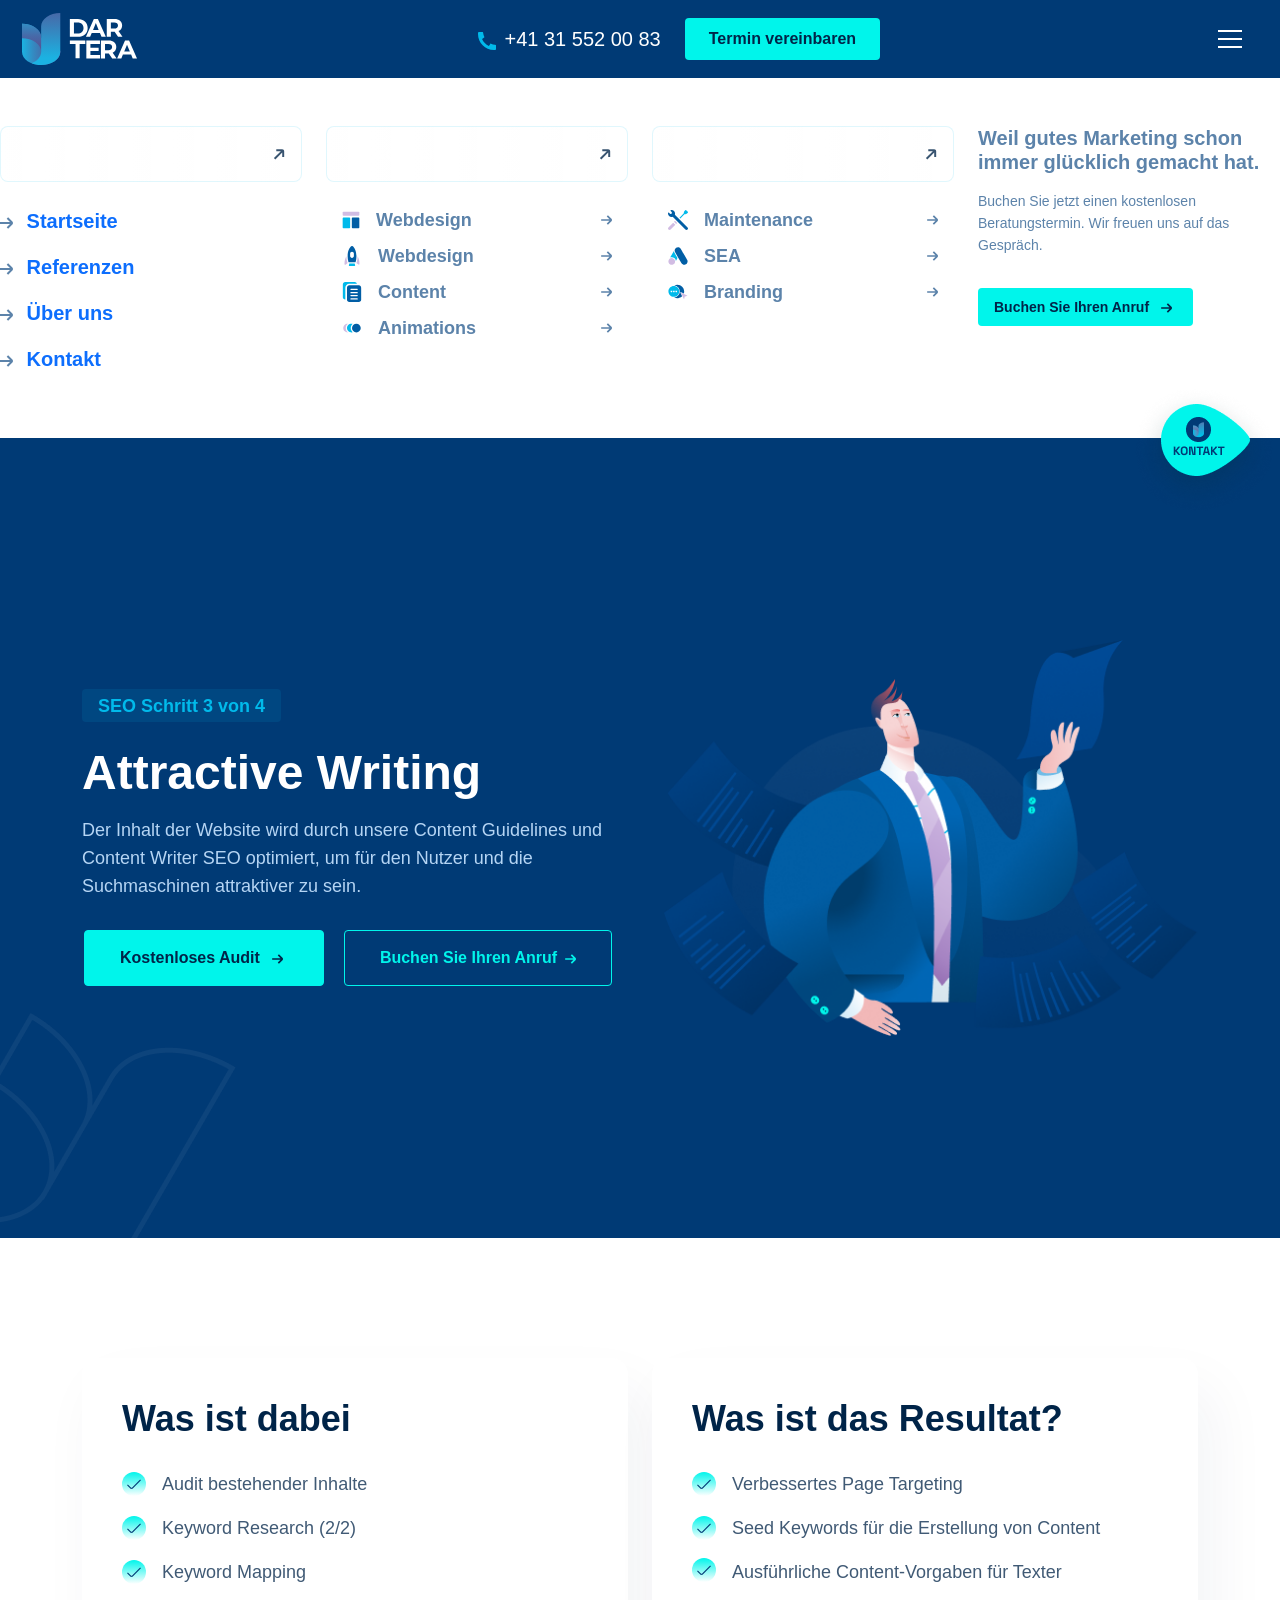
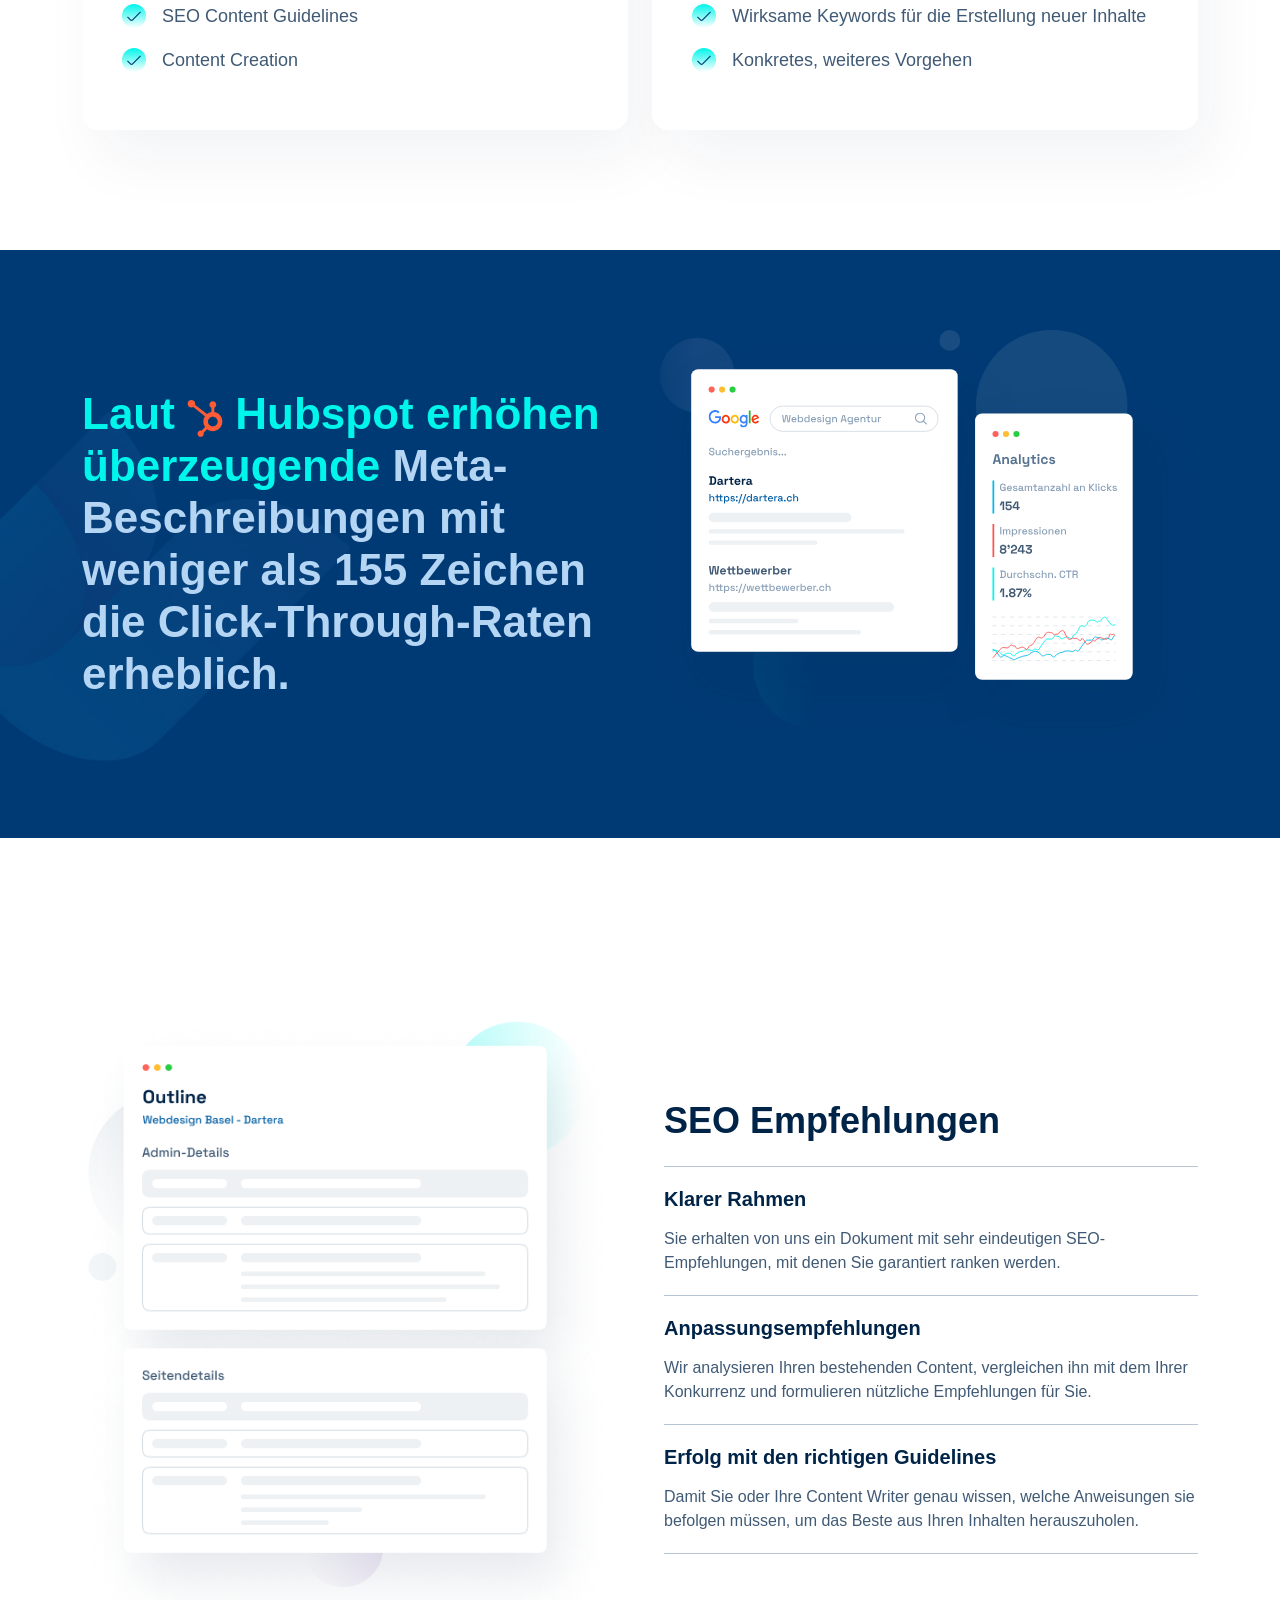
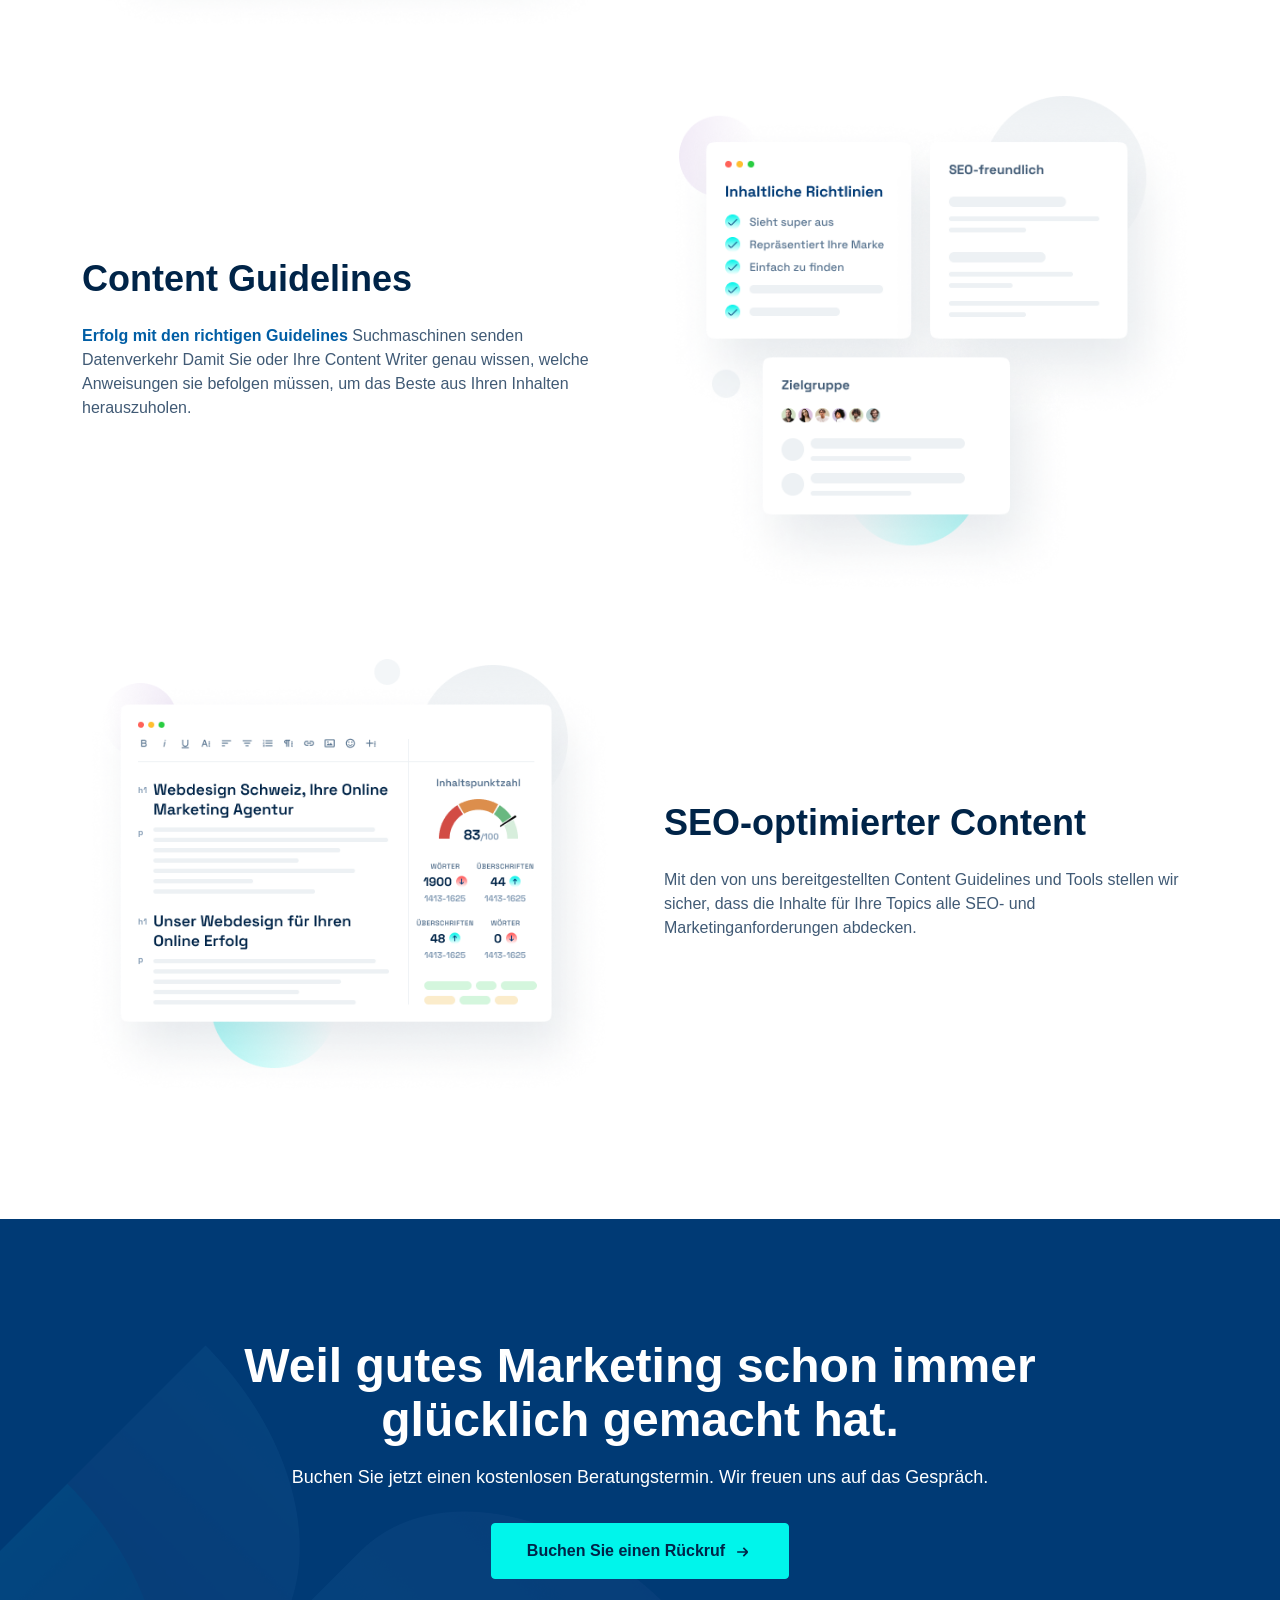
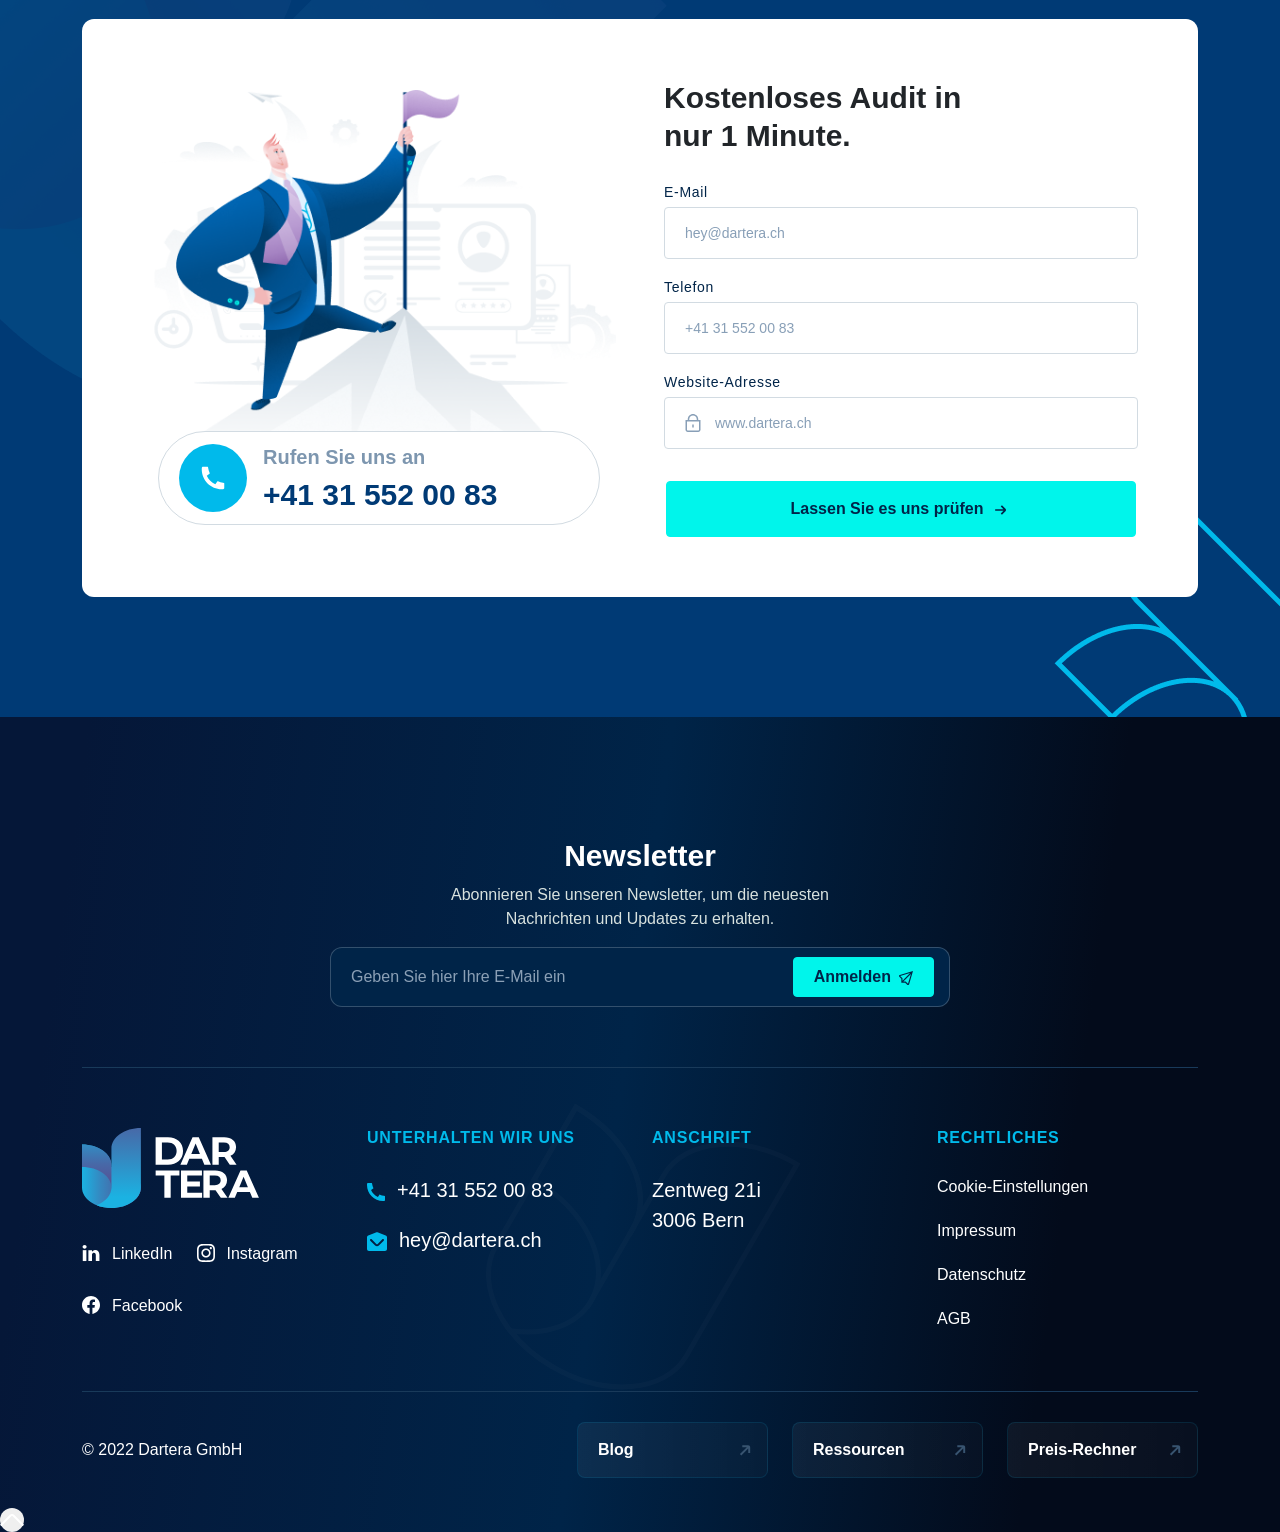
<file: attractive-writing.html>
<!DOCTYPE html>
<!--[if lt IE 7]>      <html class="no-js lt-ie9 lt-ie8 lt-ie7"> <![endif]-->
<!--[if IE 7]>         <html class="no-js lt-ie9 lt-ie8" lang="en-US"> <![endif]-->
<!--[if IE 8]>         <html class="no-js lt-ie9" lang="en-US"> <![endif]-->
<!--[if gt IE 8]><!-->
<!--<![endif]-->
<!--[if gte IE 9] <style type="text/css"> .gradient {filter: none;}</style><![endif]-->
<!--[if !IE]><html lang="en"><![endif]-->
<html lang="zxx" class="no-js">

<head>
    <meta charset="UTF-8">
    <meta http-equiv="X-UA-Compatible" content="IE=edge">
    <!-- Required meta tags for responsive -->
    <meta name="viewport" content="width=device-width, initial-scale=1, shrink-to-fit=no">
    <!-- The above 3 meta tags *must* come first in the head; any other head content must come *after* these tags -->
    <!-- Favicon and touch icons -->
    <link rel="icon" type="image/png" sizes="16x16" href="assets/img/favicon/favicoon.svg">
    <meta name="misapplication-TileColor" content="#ffffff">
    <meta name="theme-color" content="#ffffff">
    <!-- Twitter Card data -->
    <meta name="twitter:card" content="">
    <meta name="twitter:site" content="@twitter_username">
    <meta name="twitter:title" content="">
    <meta name="twitter:description" content="">
    <meta name="twitter:image" content="">
    <!-- Open Graph data -->
    <meta property="og:title" content="">
    <meta property="og:type" content="article">
    <meta property="og:url" content="">
    <meta property="og:image" content="">
    <meta property="og:description" content="">
    <meta property="og:site_name" content="R">
    <meta property="fb:admins" content="Facebook numeric ID">
    <!-- gmail verification -->
    <meta name="google-site-verification" content="">
    <!-- Website title -->
    <title>Attractive Writing</title>
    <link rel="stylesheet" href="assets/css/nioicon.css">
    <link rel="stylesheet" href="assets/css/animate.css">
    <!-- Local server Bootstrap CSS -->
    <!-- <link rel="stylesheet" href="assets/css/bootstrap.min.css"> -->

    <!-- CDN Bootstrap CSS -->
    <link rel="stylesheet" href="https://cdn.jsdelivr.net/npm/bootstrap@5.2.2/dist/css/bootstrap.min.css">
    <link rel="stylesheet" href="https://cdnjs.cloudflare.com/ajax/libs/OwlCarousel2/2.3.4/assets/owl.carousel.min.css">
    <link rel="stylesheet"
        href="https://cdnjs.cloudflare.com/ajax/libs/OwlCarousel2/2.3.4/assets/owl.theme.default.min.css">
    <!-- Main CSS -->
    <link rel="stylesheet" type="text/css" href="assets/css/style.css">
    <!-- jQuery (necessary for jQuery plugins) -->
    <script src="assets/js/jquery-3.6.1.min.js"></script>
</head>

<body>
    <!-- Main Coding Start Here -->
    <!-- header -/Start -->
    <header id="header">
        <!-- navbar -/Start -->
        <div class="header">
            <div class="container-fluid p-0">
                <nav class="menu-area navbar py-0 navbar-expand-xxl py-2">
                    <div class="container-fluid">
                        <a href="index.html" class="navbar-brand theme-logo">
                            <img src="assets/img/logo.svg" alt="logo" class="img-fluid">
                        </a>
    
                        <div class="d-xxl-none d-flex align-items-center gap-4 contactInfo px-4">
                            <a href="+41315520083" class=" text-decoration-none phone text-white fs-5">
                                <span><img src="assets/img/call.svg" class="img-fluid" alt="call"></span>
                                +41 31 552 00 83
                            </a>
                            <button type="button" class="nav-btn px-4 border-0 fs-6 fw-semi-bold text-gray_1">
                                Termin vereinbaren
                            </button>
                        </div>
    
    
                        <button class="navbar-toggler border-0" type="button" data-bs-toggle="collapse"
                            data-bs-target="#nav-toggle" aria-controls="nav-toggle" aria-expanded="false"
                            aria-label="Toggle navigation">
                            <span><img src="assets/img/menu.png" class="img-fluid" alt=""></span>
                        </button>
    
    
    
                        <div class="collapse navbar-collapse" id="nav-toggle">
                            <ul class="menu navbar-nav mx-auto mb-2 mb-lg-0">
                                <li class="nav-item">
                                    <a class="nav-link active py-4 px-0 mx-3 active fs-14 fw-bold text-uppercase"
                                        aria-current="page" href="index.html">Startseite</a>
                                </li>
                                <li class="nav-item dropdown">
                                    <a class="nav-link text-light_white py-4 px-0 mx-3 dropdown-toggle fs-14 fw-bold text-uppercase"
                                        href="#" role="button" data-bs-toggle="dropdown" aria-expanded="false">
                                        Leistungen
                                    </a>
                                    <div
                                        class="dropdown-menu mega-menu dropdown-menu-end fade-down bg-white box-shadow radius-8">
                                        <div class="dropdown-shape">
                                            <img src="assets/img/dropdown-shape.png " class="img-fluid" alt="">
                                        </div>
                                        <div class="row gx-2">
                                            <div class="col-xl-6">
                                                <a href="#"
                                                    class="nav-dropdown-item d-flex align-items-start gap-2 justify-content-between mb-3">
                                                    <div class="sidebar-left d-flex align-items-center gap-3">
                                                        <img src="assets/img/dropdown-logo1.png"
                                                            class="img-fluid dropdown-logo d-flex align-items-center justify-content-center"
                                                            alt="sidebarlogo">
                                                        <div>
                                                            <h5 class="fs-6 fw-bold text-indigo_dye">Webdesign</h5>
                                                            <p class="pb-0 text-gray_3 fs-12 mb-0 short-text">
                                                                Unvergessliche User Experience bieten</p>
                                                        </div>
    
                                                    </div>
                                                    <div class="">
                                                        <svg class="me-2 mt-2" width="11" height="10" viewBox="0 0 11 10"
                                                            fill="none" xmlns="http://www.w3.org/2000/svg">
                                                            <path
                                                                d="M10.5117 3.82164L6.93425 0.244141L5.75591 1.42247L8.50008 4.16664H0.166748V5.83331H8.50008L5.75591 8.57747L6.93425 9.75581L10.5117 6.17831C10.8242 5.86576 10.9997 5.44191 10.9997 4.99997C10.9997 4.55803 10.8242 4.13419 10.5117 3.82164V3.82164Z"
                                                                fill="white" />
                                                        </svg>
                                                    </div>
                                                </a>
                                            </div>
                                            <div class="col-xl-6">
                                                <a href="#"
                                                    class="nav-dropdown-item d-flex align-items-start gap-2 justify-content-between mb-3">
                                                    <div class="sidebar-left d-flex align-items-center gap-3">
                                                        <img src="assets/img/dropdown-logo6.png"
                                                            class="img-fluid dropdown-logo d-flex align-items-center justify-content-center"
                                                            alt="sidebarlogo">
                                                        <div>
                                                            <h5 class="fs-6 fw-bold text-indigo_dye">Maintenance</h5>
                                                            <p class="pb-0 text-gray_3 fs-12 mb-0 short-text">Unterhalt,
                                                                damit Ihre Website läuft</p>
                                                        </div>
    
                                                    </div>
                                                    <div class="">
                                                        <svg class="me-2 mt-2" width="11" height="10" viewBox="0 0 11 10"
                                                            fill="none" xmlns="http://www.w3.org/2000/svg">
                                                            <path
                                                                d="M10.5117 3.82164L6.93425 0.244141L5.75591 1.42247L8.50008 4.16664H0.166748V5.83331H8.50008L5.75591 8.57747L6.93425 9.75581L10.5117 6.17831C10.8242 5.86576 10.9997 5.44191 10.9997 4.99997C10.9997 4.55803 10.8242 4.13419 10.5117 3.82164V3.82164Z"
                                                                fill="white" />
                                                        </svg>
                                                    </div>
                                                </a>
                                            </div>
                                            <div class="col-xl-6">
                                                <a href="#"
                                                    class="nav-dropdown-item d-flex align-items-start gap-2 justify-content-between mb-3">
                                                    <div class="sidebar-left d-flex align-items-center gap-3">
                                                        <img src="assets/img/dropdown-logo2.png"
                                                            class="img-fluid dropdown-logo d-flex align-items-center justify-content-center"
                                                            alt="sidebarlogo">
                                                        <div>
                                                            <h5 class="fs-6 fw-bold text-indigo_dye">SEO</h5>
                                                            <p class="pb-0 text-gray_3 fs-12 mb-0 short-text">Mit
                                                                Relevanz gefunden werden</p>
                                                        </div>
    
                                                    </div>
                                                    <div class="">
                                                        <svg class="me-2 mt-2" width="11" height="10" viewBox="0 0 11 10"
                                                            fill="none" xmlns="http://www.w3.org/2000/svg">
                                                            <path
                                                                d="M10.5117 3.82164L6.93425 0.244141L5.75591 1.42247L8.50008 4.16664H0.166748V5.83331H8.50008L5.75591 8.57747L6.93425 9.75581L10.5117 6.17831C10.8242 5.86576 10.9997 5.44191 10.9997 4.99997C10.9997 4.55803 10.8242 4.13419 10.5117 3.82164V3.82164Z"
                                                                fill="white" />
                                                        </svg>
                                                    </div>
                                                </a>
                                            </div>
                                            <div class="col-xl-6">
                                                <a href="#"
                                                    class="nav-dropdown-item d-flex align-items-start gap-2 justify-content-between mb-3">
                                                    <div class="sidebar-left d-flex align-items-center gap-3">
                                                        <img src="assets/img/dropdown-logo7.png"
                                                            class="img-fluid dropdown-logo d-flex align-items-center justify-content-center"
                                                            alt="sidebarlogo">
                                                        <div>
                                                            <h5 class="fs-6 fw-bold text-indigo_dye">SEA</h5>
                                                            <p class="pb-0 text-gray_3 fs-12 mb-0 short-text">Google Ads
                                                                Werbung für sofortige Wirkung</p>
                                                        </div>
    
                                                    </div>
                                                    <div class="">
                                                        <svg class="me-2 mt-2" width="11" height="10" viewBox="0 0 11 10"
                                                            fill="none" xmlns="http://www.w3.org/2000/svg">
                                                            <path
                                                                d="M10.5117 3.82164L6.93425 0.244141L5.75591 1.42247L8.50008 4.16664H0.166748V5.83331H8.50008L5.75591 8.57747L6.93425 9.75581L10.5117 6.17831C10.8242 5.86576 10.9997 5.44191 10.9997 4.99997C10.9997 4.55803 10.8242 4.13419 10.5117 3.82164V3.82164Z"
                                                                fill="white" />
                                                        </svg>
                                                    </div>
                                                </a>
                                            </div>
                                            <div class="col-xl-6">
                                                <a href="#"
                                                    class="nav-dropdown-item d-flex align-items-start gap-2 justify-content-between mb-3">
                                                    <div class="sidebar-left d-flex align-items-center gap-3">
                                                        <img src="assets/img/dropdown-logo3.png"
                                                            class="img-fluid dropdown-logo d-flex align-items-center justify-content-center"
                                                            alt="sidebarlogo">
                                                        <div>
                                                            <h5 class="fs-6 fw-bold text-indigo_dye">Content</h5>
                                                            <p class="pb-0 text-gray_3 fs-12 mb-0 short-text">
                                                                SEO-Content, der verkauft</p>
                                                        </div>
    
                                                    </div>
                                                    <div class="">
                                                        <svg class="me-2 mt-2" width="11" height="10" viewBox="0 0 11 10"
                                                            fill="none" xmlns="http://www.w3.org/2000/svg">
                                                            <path
                                                                d="M10.5117 3.82164L6.93425 0.244141L5.75591 1.42247L8.50008 4.16664H0.166748V5.83331H8.50008L5.75591 8.57747L6.93425 9.75581L10.5117 6.17831C10.8242 5.86576 10.9997 5.44191 10.9997 4.99997C10.9997 4.55803 10.8242 4.13419 10.5117 3.82164V3.82164Z"
                                                                fill="white" />
                                                        </svg>
                                                    </div>
                                                </a>
                                            </div>
                                            <div class="col-xl-6">
                                                <a href="#"
                                                    class="nav-dropdown-item d-flex align-items-start gap-2 justify-content-between mb-3">
                                                    <div class="sidebar-left d-flex align-items-center gap-3">
                                                        <img src="assets/img/dropdown-logo8.png"
                                                            class="img-fluid dropdown-logo d-flex align-items-center justify-content-center"
                                                            alt="sidebarlogo">
                                                        <div>
                                                            <h5 class="fs-6 fw-bold text-indigo_dye">Branding</h5>
                                                            <p class="pb-0 text-gray_3 fs-12 mb-0 short-text">
                                                                Wiedererkennungswert für Ihre Firma</p>
                                                        </div>
    
                                                    </div>
                                                    <div class="">
                                                        <svg class="me-2 mt-2" width="11" height="10" viewBox="0 0 11 10"
                                                            fill="none" xmlns="http://www.w3.org/2000/svg">
                                                            <path
                                                                d="M10.5117 3.82164L6.93425 0.244141L5.75591 1.42247L8.50008 4.16664H0.166748V5.83331H8.50008L5.75591 8.57747L6.93425 9.75581L10.5117 6.17831C10.8242 5.86576 10.9997 5.44191 10.9997 4.99997C10.9997 4.55803 10.8242 4.13419 10.5117 3.82164V3.82164Z"
                                                                fill="white" />
                                                        </svg>
                                                    </div>
                                                </a>
                                            </div>
                                            <div class="col-xl-6">
                                                <a href="#"
                                                    class="nav-dropdown-item d-flex align-items-start gap-2 justify-content-between mb-3">
                                                    <div class="sidebar-left d-flex align-items-center gap-3">
                                                        <img src="assets/img/dropdown-logo4.png"
                                                            class="img-fluid dropdown-logo d-flex align-items-center justify-content-center"
                                                            alt="sidebarlogo">
                                                        <div>
                                                            <h5 class="fs-6 fw-bold text-indigo_dye">Animations</h5>
                                                            <p class="pb-0 text-gray_3 fs-12 mb-0 short-text">Wir
                                                                bringen Bewegung auf Ihre Website</p>
                                                        </div>
    
                                                    </div>
                                                    <div class="">
                                                        <svg class="me-2 mt-2" width="11" height="10" viewBox="0 0 11 10"
                                                            fill="none" xmlns="http://www.w3.org/2000/svg">
                                                            <path
                                                                d="M10.5117 3.82164L6.93425 0.244141L5.75591 1.42247L8.50008 4.16664H0.166748V5.83331H8.50008L5.75591 8.57747L6.93425 9.75581L10.5117 6.17831C10.8242 5.86576 10.9997 5.44191 10.9997 4.99997C10.9997 4.55803 10.8242 4.13419 10.5117 3.82164V3.82164Z"
                                                                fill="white" />
                                                        </svg>
                                                    </div>
                                                </a>
                                            </div>
                                        </div>
                                    </div>
                                </li>
                                <li class="nav-item">
                                    <a class="nav-link text-light_white py-4 px-0 mx-3 fs-14 fw-bold text-uppercase"
                                        href="referenzen.html">Referenzen</a>
                                </li>
                                <li class="nav-item">
                                    <a class="nav-link text-light_white py-4 px-0 mx-3 fs-14 fw-bold text-uppercase"
                                        href="#">Über
                                        uns</a>
                                </li>
                                <li class="nav-item">
                                    <a class="nav-link text-light_white py-4 px-0 mx-3 fs-14 fw-bold text-uppercase"
                                        href="#">Kontakt</a>
                                </li>
                            </ul>
    
    
                            <div class="nav-right d-flex align-items-center">
                                <div class="nav-item dropdown language pe-2">
                                    <a class="nav-link text-light_white py-4 px-0 mx-3 dropdown-toggle fs-14 fw-bold text-uppercase"
                                        href="#" role="button" data-bs-toggle="dropdown" aria-expanded="false">
                                        German
                                    </a>
                                    <ul class="dropdown-menu dropdown-menu-end fade-down">
                                        <li>
                                            <a class="dropdown-item text-light_white fs-14 fw-bold text-uppercase" href="#">
                                                Action
                                            </a>
                                        </li>
                                        <li>
                                            <a class="dropdown-item text-light_white fs-14 fw-bold text-uppercase" href="#">
                                                Another action
                                            </a>
                                        </li>
                                        <li>
                                            <a class="dropdown-item text-light_white fs-14 fw-bold text-uppercase" href="#">
                                                Something else here
                                            </a>
                                        </li>
                                    </ul>
                                </div>
                                <div class="d-xxl-flex d-none align-items-center gap-4 contactInfo px-4">
                                    <a href="+41315520083" class=" text-decoration-none phone text-white fs-5">
                                        <span><img src="assets/img/call.svg" class="img-fluid" alt="call"></span>
                                        +41 31 552 00 83
                                    </a>
                                    <button type="button" class="nav-btn px-4 border-0 fs-6 fw-semi-bold text-gray_1">
                                        Termin vereinbaren
                                    </button>
                                </div>
                                <div class="sidebar">
                                    <!-- <img src="assets/img/humbarger.svg" class="img-fluid" alt="sidebar"> -->
    
                                    <!-- <svg width="24" height="18" viewBox="0 0 24 18" fill="none"
                                            xmlns="http://www.w3.org/2000/svg">
                                            <rect x="12" width="12" height="2" fill="#00BAEB" />
                                            <rect x="12" y="16" width="12" height="2" fill="#00BAEB" />
                                            <rect x="0" y="8" width="24" height="2" fill="#00BAEB" />
                                        </svg> -->
    
                                <svg class="sidebarToggle d-block" width="24" height="24" viewBox="0 0 24 24" fill="none"
                                    xmlns="http://www.w3.org/2000/svg">
                                    <rect x="12" y="3" width="24" height="2" fill="#00BAEB" />
                                    <rect x="12" y="19" width="24" height="2" fill="#00BAEB" />
                                    <rect x="0" y="11" width="24" height="2" fill="#00BAEB" />
                                </svg>
                                
                                
                                
                                <svg class="sidebarClose d-none" width="22" height="20" viewBox="0 0 22 20" fill="none"
                                    xmlns="http://www.w3.org/2000/svg">
                                    <rect x="0.804688" y="17.7783" width="24" height="2" transform="rotate(-45 0.804688 17.7783)" fill="#00BAEB" />
                                    <rect x="2.21875" y="0.807617" width="24" height="2" transform="rotate(45 2.21875 0.807617)" fill="#00BAEB" />
                                </svg>
    
                                </div>
                            </div>
                        </div>
                    </div>
                </nav>
            </div>
        </div>
        <!-- navbar -/End -->
    </header>
    <!--/ header -/End -->
    
    
    <!-- Dropdown -/start -->
    <div class="nav-dropdown py-5">
        <div class="row">
            <div class="col-sm-6 col-md-4 col-lg-3">
                <div class="footer-common-btn mb-4">
                    <a href="#"
                        class="radius-8 text-white text-decoration-none w-100 d-flex align-items-center justify-content-between">
                        <span class="fw-bold ">
                            Blog
                        </span>
                        <span>
                            <svg width="12" height="11" viewBox="0 0 12 11" fill="none" xmlns="http://www.w3.org/2000/svg">
                                <path
                                    d="M9.22446 0.214993L3.28476 0.214992L3.28476 2.17137L7.84088 2.17137L0.922998 9.08926L2.30658 10.4728L9.22446 3.55495L9.22446 8.11107L11.1808 8.11107L11.1808 2.17137C11.1808 1.65253 10.9746 1.15496 10.6077 0.78809C10.2409 0.421214 9.7433 0.215072 9.22446 0.214993V0.214993Z"
                                    fill="#385470" />
                            </svg>
                        </span>
                    </a>
                </div>
                <div>
                    <a class="sidebar-drop-item transition-02 fs-5 mb-3 d-block fw-bold text-decoration-none">
                        <svg class="me-2" width="13" height="12" viewBox="0 0 13 12" fill="none"
                            xmlns="http://www.w3.org/2000/svg">
                            <path
                                d="M12.414 4.58597L8.121 0.292969L6.707 1.70697L10 4.99997H0V6.99997H10L6.707 10.293L8.121 11.707L12.414 7.41397C12.7889 7.03891 12.9996 6.5303 12.9996 5.99997C12.9996 5.46964 12.7889 4.96102 12.414 4.58597Z"
                                fill="#5C83AA" />
                        </svg>
                        <span>Startseite</span>
    
                    </a>
                </div>
                <div>
                    <a class="sidebar-drop-item transition-02 fs-5 mb-3 d-block fw-bold text-decoration-none">
                        <svg class="me-2" width="13" height="12" viewBox="0 0 13 12" fill="none"
                            xmlns="http://www.w3.org/2000/svg">
                            <path
                                d="M12.414 4.58597L8.121 0.292969L6.707 1.70697L10 4.99997H0V6.99997H10L6.707 10.293L8.121 11.707L12.414 7.41397C12.7889 7.03891 12.9996 6.5303 12.9996 5.99997C12.9996 5.46964 12.7889 4.96102 12.414 4.58597Z"
                                fill="#5C83AA" />
                        </svg>
                        <span>Referenzen</span>
    
                    </a>
                </div>
                <div>
                    <a class="sidebar-drop-item transition-02 fs-5 mb-3 d-block fw-bold text-decoration-none">
                        <svg class="me-2" width="13" height="12" viewBox="0 0 13 12" fill="none"
                            xmlns="http://www.w3.org/2000/svg">
                            <path
                                d="M12.414 4.58597L8.121 0.292969L6.707 1.70697L10 4.99997H0V6.99997H10L6.707 10.293L8.121 11.707L12.414 7.41397C12.7889 7.03891 12.9996 6.5303 12.9996 5.99997C12.9996 5.46964 12.7889 4.96102 12.414 4.58597Z"
                                fill="#5C83AA" />
                        </svg>
                        <span>Über uns</span>
    
                    </a>
                </div>
                <div>
                    <a class="sidebar-drop-item transition-02 fs-5 mb-3 d-block fw-bold text-decoration-none">
                        <svg class="me-2" width="13" height="12" viewBox="0 0 13 12" fill="none"
                            xmlns="http://www.w3.org/2000/svg">
                            <path
                                d="M12.414 4.58597L8.121 0.292969L6.707 1.70697L10 4.99997H0V6.99997H10L6.707 10.293L8.121 11.707L12.414 7.41397C12.7889 7.03891 12.9996 6.5303 12.9996 5.99997C12.9996 5.46964 12.7889 4.96102 12.414 4.58597Z"
                                fill="#5C83AA" />
                        </svg>
                        <span>Kontakt</span>
                    </a>
                </div>
    
            </div>
    
    
            <div class="col-sm-6 col-md-4 col-lg-3">
                <div class="footer-common-btn mb-4">
                    <a href="#"
                        class="radius-8 text-white text-decoration-none w-100 d-flex align-items-center justify-content-between">
                        <span class="fw-bold ">
                            Ressourcen
                        </span>
                        <span>
                            <svg width="12" height="11" viewBox="0 0 12 11" fill="none" xmlns="http://www.w3.org/2000/svg">
                                <path
                                    d="M9.22446 0.214993L3.28476 0.214992L3.28476 2.17137L7.84088 2.17137L0.922998 9.08926L2.30658 10.4728L9.22446 3.55495L9.22446 8.11107L11.1808 8.11107L11.1808 2.17137C11.1808 1.65253 10.9746 1.15496 10.6077 0.78809C10.2409 0.421214 9.7433 0.215072 9.22446 0.214993V0.214993Z"
                                    fill="#385470" />
                            </svg>
                        </span>
                    </a>
                </div>
                <div>
                    <a href=""
                        class="text-decoration-none nav-dropdown-item d-flex radius-8 px-3 mb-2 align-items-center gap-2 justify-content-between">
                        <div class="sidebar-left d-flex align-items-center gap-3">
                            <img src="assets/img/dropdown1.svg" class="img-fluid" alt="sidebarlogo">
                            <p class="pb-0 text-info-light fs-18 fw-bold mb-0">Webdesign</p>
                        </div>
                        <svg width="11" height="10" viewBox="0 0 11 10" fill="none" xmlns="http://www.w3.org/2000/svg">
                            <path
                                d="M10.5091 3.82164L6.93156 0.244141L5.75323 1.42247L8.4974 4.16664H0.164062V5.83331H8.4974L5.75323 8.57747L6.93156 9.75581L10.5091 6.17831C10.8215 5.86576 10.997 5.44191 10.997 4.99997C10.997 4.55803 10.8215 4.13419 10.5091 3.82164V3.82164Z"
                                fill="#5C83AA" />
                        </svg>
    
                    </a>
                    <a href=""
                        class="text-decoration-none nav-dropdown-item d-flex radius-8 px-3 mb-2 align-items-center gap-2 justify-content-between">
                        <div class="sidebar-left d-flex align-items-center gap-3">
                            <img src="assets/img/dropdown2.svg" class="img-fluid" alt="sidebarlogo">
                            <p class="pb-0 text-info-light fs-18 fw-bold mb-0">Webdesign</p>
                        </div>
                        <svg width="11" height="10" viewBox="0 0 11 10" fill="none" xmlns="http://www.w3.org/2000/svg">
                            <path
                                d="M10.5091 3.82164L6.93156 0.244141L5.75323 1.42247L8.4974 4.16664H0.164062V5.83331H8.4974L5.75323 8.57747L6.93156 9.75581L10.5091 6.17831C10.8215 5.86576 10.997 5.44191 10.997 4.99997C10.997 4.55803 10.8215 4.13419 10.5091 3.82164V3.82164Z"
                                fill="#5C83AA" />
                        </svg>
    
                    </a>
                    <a href=""
                        class="text-decoration-none nav-dropdown-item d-flex radius-8 px-3 mb-2 align-items-center gap-2 justify-content-between">
                        <div class="sidebar-left d-flex align-items-center gap-3">
                            <img src="assets/img/dropdown3.svg" class="img-fluid" alt="sidebarlogo">
                            <p class="pb-0 text-info-light fs-18 fw-bold mb-0">Content</p>
                        </div>
                        <svg width="11" height="10" viewBox="0 0 11 10" fill="none" xmlns="http://www.w3.org/2000/svg">
                            <path
                                d="M10.5091 3.82164L6.93156 0.244141L5.75323 1.42247L8.4974 4.16664H0.164062V5.83331H8.4974L5.75323 8.57747L6.93156 9.75581L10.5091 6.17831C10.8215 5.86576 10.997 5.44191 10.997 4.99997C10.997 4.55803 10.8215 4.13419 10.5091 3.82164V3.82164Z"
                                fill="#5C83AA" />
                        </svg>
    
                    </a>
                    <a href=""
                        class="text-decoration-none nav-dropdown-item d-flex radius-8 px-3 mb-2 align-items-center gap-2 justify-content-between mb-3">
                        <div class="sidebar-left d-flex align-items-center gap-3">
                            <img src="assets/img/dropdown4.svg" class="img-fluid" alt="sidebarlogo">
                            <p class="pb-0 text-info-light fs-18 fw-bold mb-0">Animations</p>
                        </div>
                        <svg width="11" height="10" viewBox="0 0 11 10" fill="none" xmlns="http://www.w3.org/2000/svg">
                            <path
                                d="M10.5091 3.82164L6.93156 0.244141L5.75323 1.42247L8.4974 4.16664H0.164062V5.83331H8.4974L5.75323 8.57747L6.93156 9.75581L10.5091 6.17831C10.8215 5.86576 10.997 5.44191 10.997 4.99997C10.997 4.55803 10.8215 4.13419 10.5091 3.82164V3.82164Z"
                                fill="#5C83AA" />
                        </svg>
    
                    </a>
                </div>
            </div>
    
            <div class="col-sm-6 col-md-4 col-lg-3">
                <div class="footer-common-btn mb-4">
                    <a href="#"
                        class="radius-8 text-white text-decoration-none w-100 d-flex align-items-center justify-content-between">
                        <span class="fw-bold ">
                            Preis-Rechner
                        </span>
                        <span>
                            <svg width="12" height="11" viewBox="0 0 12 11" fill="none" xmlns="http://www.w3.org/2000/svg">
                                <path
                                    d="M9.22446 0.214993L3.28476 0.214992L3.28476 2.17137L7.84088 2.17137L0.922998 9.08926L2.30658 10.4728L9.22446 3.55495L9.22446 8.11107L11.1808 8.11107L11.1808 2.17137C11.1808 1.65253 10.9746 1.15496 10.6077 0.78809C10.2409 0.421214 9.7433 0.215072 9.22446 0.214993V0.214993Z"
                                    fill="#385470" />
                            </svg>
                        </span>
                    </a>
                </div>
                <div>
                    <a href=""
                        class="text-decoration-none nav-dropdown-item d-flex radius-8 px-3 mb-2 align-items-center gap-2 justify-content-between">
                        <div class="sidebar-left d-flex align-items-center gap-3">
                            <img src="assets/img/dropdown5.svg" class="img-fluid" alt="sidebarlogo">
                            <p class="pb-0 text-info-light fs-18 fw-bold mb-0">Maintenance</p>
                        </div>
                        <svg width="11" height="10" viewBox="0 0 11 10" fill="none" xmlns="http://www.w3.org/2000/svg">
                            <path
                                d="M10.5091 3.82164L6.93156 0.244141L5.75323 1.42247L8.4974 4.16664H0.164062V5.83331H8.4974L5.75323 8.57747L6.93156 9.75581L10.5091 6.17831C10.8215 5.86576 10.997 5.44191 10.997 4.99997C10.997 4.55803 10.8215 4.13419 10.5091 3.82164V3.82164Z"
                                fill="#5C83AA" />
                        </svg>
    
                    </a>
                    <a href=""
                        class="text-decoration-none  nav-dropdown-item d-flex radius-8 px-3 mb-2 align-items-center gap-2 justify-content-between">
                        <div class="sidebar-left d-flex align-items-center gap-3">
                            <img src="assets/img/dropdown6.svg" class="img-fluid" alt="sidebarlogo">
                            <p class="pb-0 text-info-light fs-18 fw-bold mb-0">SEA</p>
                        </div>
                        <svg width="11" height="10" viewBox="0 0 11 10" fill="none" xmlns="http://www.w3.org/2000/svg">
                            <path
                                d="M10.5091 3.82164L6.93156 0.244141L5.75323 1.42247L8.4974 4.16664H0.164062V5.83331H8.4974L5.75323 8.57747L6.93156 9.75581L10.5091 6.17831C10.8215 5.86576 10.997 5.44191 10.997 4.99997C10.997 4.55803 10.8215 4.13419 10.5091 3.82164V3.82164Z"
                                fill="#5C83AA" />
                        </svg>
    
                    </a>
                    <a href=""
                        class="text-decoration-none nav-dropdown-item d-flex radius-8 px-3 mb-2 align-items-center gap-2 justify-content-between">
                        <div class="sidebar-left d-flex align-items-center gap-3">
                            <img src="assets/img/dropdown7.svg" class="img-fluid" alt="sidebarlogo">
                            <p class="pb-0 text-info-light fs-18 fw-bold mb-0">Branding</p>
                        </div>
                        <svg width="11" height="10" viewBox="0 0 11 10" fill="none" xmlns="http://www.w3.org/2000/svg">
                            <path
                                d="M10.5091 3.82164L6.93156 0.244141L5.75323 1.42247L8.4974 4.16664H0.164062V5.83331H8.4974L5.75323 8.57747L6.93156 9.75581L10.5091 6.17831C10.8215 5.86576 10.997 5.44191 10.997 4.99997C10.997 4.55803 10.8215 4.13419 10.5091 3.82164V3.82164Z"
                                fill="#5C83AA" />
                        </svg>
    
                    </a>
    
                </div>
            </div>
    
            <div class="col-sm-6 col-md-4 col-lg-3">
                <div>
                    <h3 class=" text-info-light fs-5 fw-bold">Weil gutes Marketing schon immer glücklich gemacht hat.
                    </h3>
                    <p class="text-info-light fs-14 pt-2">Buchen Sie jetzt einen kostenlosen Beratungstermin. Wir freuen
                        uns auf das Gespräch.</p>
                    <div class="common-btn pt-3 mt-3">
                        <a href="#"
                            class=" lh-20 text-decoration-none bg-flourescent_blue radius-4 d-inline-flex align-items-center gap-2 py-2 px-3 text-gray_1 fs-14 fw-semi-bold">
                            <span>Buchen Sie Ihren Anruf</span>
                            <span>
                                <svg width="20" height="20" viewBox="0 0 20 20" fill="none"
                                    xmlns="http://www.w3.org/2000/svg">
                                    <path
                                        d="M14.5117 8.82164L10.9342 5.24414L9.75591 6.42247L12.5001 9.16664H4.16675V10.8333H12.5001L9.75591 13.5775L10.9342 14.7558L14.5117 11.1783C14.8242 10.8658 14.9997 10.4419 14.9997 9.99997C14.9997 9.55803 14.8242 9.13419 14.5117 8.82164Z"
                                        fill="#002448" />
                                </svg>
                            </span>
                        </a>
                    </div>
                </div>
            </div>
        </div>
    </div>
    <!--/ Dropdown -/End -->

    <!-- Banner -->
    <section class="subpage-page-banner2 research-banner d-flex align-items-center position-relative">
        <div class="banner-shape position-absolute start-0 bottom-0">
            <img src="assets/img/banner-left-shape.png" class="img-fluid" alt="banner left shape">
        </div>
        <div class="contact-toggle" data-bs-toggle="offcanvas" data-bs-target="#offcanvasWithBothOptions"
            aria-controls="offcanvasWithBothOptions">
            <img src="assets/img/banner-click.png" class="img-fluid" alt="contact toggle">
        </div>

        <div class="container">
            <div class="row gx-0 align-items-center">
                <div class="col-xl-6">
                    <div class="banner-left">
                        <div
                            class="subpage-badge px-3 text-cyan fs-18 fw-semi-bold d-inline-flex align-items-center justify-content-center">
                            <p class="mb-0">SEO Schritt 3 von 4</p>
                        </div>
                        <h1 class="fs-48 fw-bold text-white mt-4">
                            Attractive Writing
                        </h1>
                        <p class="fs-18 text-light_white mt-3 mb-30">
                            Der Inhalt der Website wird durch unsere Content Guidelines und Content Writer SEO optimiert, um für den Nutzer und die
                            Suchmaschinen attraktiver zu sein.
                        </p>

                        <!-- Common Buttons -/ Start -->
                        <div class="common-btn d-flex align-items-center justify-content-start gap-3">
                            <a href="#"
                                class="fill-btn fw-semi-bold text-gray_1 lh-20 text-decoration-none bg-flourescent_blue radius-4 d-inline-flex align-items-center gap-2">
                                <span>Kostenloses Audit</span>
                                <span>
                                    <svg width="20" height="20" viewBox="0 0 20 20" fill="none"
                                        xmlns="http://www.w3.org/2000/svg">
                                        <path
                                            d="M14.5117 8.82164L10.9342 5.24414L9.75591 6.42247L12.5001 9.16664H4.16675V10.8333H12.5001L9.75591 13.5775L10.9342 14.7558L14.5117 11.1783C14.8242 10.8658 14.9997 10.4419 14.9997 9.99997C14.9997 9.55803 14.8242 9.13419 14.5117 8.82164Z"
                                            fill="#002448" />
                                    </svg>
                                </span>
                            </a>
                            <a href="#"
                                class="minimal-btn cyan-border fw-semi-bold text-flourescent_blue lh-20 text-decoration-none radius-4 d-inline-flex align-items-center gap-2">
                                <span>Buchen Sie Ihren Anruf</span>
                                <span class="">
                                    <svg width="11" height="10" viewBox="0 0 11 10" fill="none"
                                        xmlns="http://www.w3.org/2000/svg">
                                        <path
                                            d="M10.5117 3.82164L6.93425 0.244141L5.75591 1.42247L8.50008 4.16664H0.166748V5.83331H8.50008L5.75591 8.57747L6.93425 9.75581L10.5117 6.17831C10.8242 5.86576 10.9997 5.44191 10.9997 4.99997C10.9997 4.55803 10.8242 4.13419 10.5117 3.82164V3.82164Z"
                                            fill="#00F5EB" />
                                    </svg>
                                </span>
                            </a>
                        </div>
                        <!-- Common Buttons -/ End -->
                    </div>
                </div>
                <div class="col-xl-6">
                    <div class="ps-4">
                        <img src="assets/img/attractive-writing-hero-img.png" class="img-fluid" alt="banner">
                    </div>
                </div>
            </div>
        </div>
    </section>
    <!--/ Banner -->


    <!-- research feature start -->
    <section class="rearch-section  bg-white section-padding">
        <div class="container">
            <div class="row">
                <div class="col-lg-6">
                    <div class="list-card h-100">
                        <h3 class="fs-36 fw-bold text-gray_1 mb-30">Was ist dabei</h3>
                        <div class="d-flex align-items-center gap-3 mb-3">
                            <img class="img-fluid" src="./assets/img/list-icon.svg" alt="icon">
                            <p class="fs-18 text-gray_2 m-0">
                                Audit bestehender Inhalte
                            </p>
                        </div>
                        <div class="d-flex align-items-center gap-3 mb-3">
                            <img class="img-fluid" src="./assets/img/list-icon.svg" alt="icon">
                            <p class="fs-18 text-gray_2 m-0">
                                Keyword Research (2/2)
                            </p>
                        </div>
                        <div class="d-flex align-items-center gap-3 mb-3">
                            <img class="img-fluid" src="./assets/img/list-icon.svg" alt="icon">
                            <p class="fs-18 text-gray_2 m-0">
                                Keyword Mapping
                            </p>
                        </div>
                        <div class="d-flex align-items-center gap-3 mb-3">
                            <img class="img-fluid" src="./assets/img/list-icon.svg" alt="icon">
                            <p class="fs-18 text-gray_2 m-0">
                                SEO Content Guidelines
                            </p>
                        </div>
                        <div class="d-flex align-items-center gap-3 mb-3">
                            <img class="img-fluid" src="./assets/img/list-icon.svg" alt="icon">
                            <p class="fs-18 text-gray_2 m-0">
                                Content Creation
                            </p>
                        </div>
                    </div>
                </div>
                <div class="col-lg-6">
                    <div class="list-card h-100">
                        <h3 class="fs-36 fw-bold text-gray_1 mb-30">Was ist das Resultat?</h3>
                        <div class="d-flex align-items-center gap-3 mb-3">
                            <img class="img-fluid" src="./assets/img/list-icon.svg" alt="icon">
                            <p class="fs-18 text-gray_2 m-0">
                                Verbessertes Page Targeting
                            </p>
                        </div>
                        <div class="d-flex align-items-center gap-3 mb-3">
                            <img class="img-fluid" src="./assets/img/list-icon.svg" alt="icon">
                            <p class="fs-18 text-gray_2 m-0">
                                Seed Keywords für die Erstellung von Content
                            </p>
                        </div>
                        <div class="d-flex align-items-start gap-3 mb-3">
                            <img class="img-fluid" src="./assets/img/list-icon.svg" alt="icon">
                            <p class="fs-18 text-gray_2 m-0">
                                Ausführliche Content-Vorgaben für Texter
                            </p>
                        </div>
                        <div class="d-flex align-items-center gap-3 mb-3">
                            <img class="img-fluid" src="./assets/img/list-icon.svg" alt="icon">
                            <p class="fs-18 text-gray_2 m-0">
                                Wirksame Keywords für die Erstellung neuer Inhalte
                            </p>
                        </div>
                        <div class="d-flex align-items-center gap-3 mb-3">
                            <img class="img-fluid" src="./assets/img/list-icon.svg" alt="icon">
                            <p class="fs-18 text-gray_2 m-0">
                                Konkretes, weiteres Vorgehen
                            </p>
                        </div>
                    </div>
                </div>
            </div>
        </div>
    </section>
    <!--/ research feature end   -->


    <!-- /fullwidth highlight -/Start  -->
    <section class="fullwidth-highlight">
        <div class="container">
            <div class="row align-items-center">
                <div class="col-lg-6">
                    <div class="section-centent">
                        <h2 class="fs-44 fw-bold text-flourescent_blue mb-0">
                            Laut <span>
                                <img src="assets/img/hubspot.svg" alt="amazon icon" class="img-fluid">
                            </span>
                            Hubspot erhöhen überzeugende <span class="text-light_white">Meta-Beschreibungen mit weniger als 155 Zeichen die Click-Through-Raten erheblich.</span>
                        </h2>
                    </div>
                </div>
                <div class="col-lg-6">
                    <div class="">
                        <img src="assets/img/hubspot-banner-img.svg" alt="Hubspot" class="img-fluid">
                    </div>
                </div>
            </div>
        </div>
    </section>
    <!-- /fullwidth highlight -/End  -->


    <!-- Deep research  Section -/Start -->
    <section class="task-section  bg-white section-padding">
        <div class="container">


            <!-- Task item - 1  -->
            <div class="task-area">
                <div class="row align-items-center gx-5">
                    <div class="col-lg-6">
                        <div class="task-img">
                            <img src="assets/img/SEO-empfehlungen.png" alt="Task One" class="img-fluid">
                        </div>
                    </div>
                    <div class="col-lg-6">
                        <div class="task-content-area">
                            <h3 class="fs-36 text-gray_1 fw-bold mb-4">
                                SEO Empfehlungen
                            </h3>
                            <div class="so-quality">
                                <h5 class="text-gray_1 fs-20 fw-bold pb-2"> Klarer Rahmen </h5>
                                <p class="fs-6 text-gray_2 mb-0">
                                    Sie erhalten von uns ein Dokument mit sehr eindeutigen SEO-Empfehlungen, mit denen Sie garantiert ranken werden.
                                </p>
                            </div>
                            <div class="so-quality">
                                <h5 class="text-gray_1 fs-20 fw-bold pb-2"> 
                                    Anpassungsempfehlungen
                                </h5>
                                <p class="fs-6 text-gray_2 mb-0">
                                    Wir analysieren Ihren bestehenden Content, vergleichen ihn mit dem Ihrer Konkurrenz und formulieren nützliche
                                    Empfehlungen für Sie.
                                </p>
                            </div>
                            <div class="so-quality">
                                <h5 class="text-gray_1 fs-20 fw-bold pb-2">
                                    Erfolg mit den richtigen Guidelines
                                </h5>
                                <p class="fs-6 text-gray_2 mb-0">
                                    Damit Sie oder Ihre Content Writer genau wissen, welche Anweisungen sie befolgen müssen, um das Beste aus Ihren Inhalten
                                    herauszuholen.
                                </p>
                            </div>
                        </div>
                    </div>
                </div>
            </div>
            <!-- Task item - 1  -->


            <!-- Task item - 2  -->
            <div class="task-area">
                <div class="row align-items-center gx-5">
                    <div class="col-lg-6">
                        <div class="task-content-area">
                            <h3 class="fs-36 text-gray_1 fw-bold mb-4">
                                Content Guidelines
                            </h3>
                            <div class="quality">
                                <p class="fs-6 text-gray_2">
                                    <a href="#" class="text-lapis_lazuli text-decoration-none text-hover fw-bold transition-02">Erfolg mit den richtigen Guidelines</a>  Suchmaschinen senden Datenverkehr Damit Sie oder Ihre Content Writer genau wissen,
                                    welche Anweisungen sie befolgen müssen, um das Beste aus Ihren Inhalten herauszuholen.
                                </p>
                            </div>
                        </div>
                    </div>
                    <div class="col-lg-6">
                        <div class="task-img">
                            <img src="assets/img/content-guidelines.png" alt="Task One" class="img-fluid">
                        </div>
                    </div>
                </div>
            </div>
            <!-- Task item - 2  -->


            <!-- Task item - 3  -->
            <div class="task-area">
                <div class="row align-items-center gx-5">
                    <div class="col-lg-6">
                        <div class="task-img">
                            <img src="assets/img/SEO-optimierter-content.png" alt="Task One" class="img-fluid">
                        </div>
                    </div>
                    <div class="col-lg-6">
                        <div class="task-content-area">
                            <h3 class="fs-36 text-gray_1 fw-bold mb-4">
                                SEO-optimierter Content
                            </h3>
                            <div class="quality">
                                <p class="fs-6 text-gray_2">
                                    Mit den von uns bereitgestellten Content Guidelines und Tools stellen wir sicher, dass die Inhalte für Ihre Topics alle
                                    SEO- und Marketinganforderungen abdecken.
                                </p>
                            </div>
                        </div>
                    </div>
                </div>
            </div>
            <!-- Task item - 3  -->

        </div>
    </section>
    <!-- Deep research Section -/End -->


    <!-- Call To Action -/Start -->
    <section class="call-to-action-area section-padding bg-indigo_dye position-relative">
        <div class="CTA-bg-shape-1 position-absolute start-0">
            <img src="assets/img/call-to-action-shape-1.png" alt="Bg Shape" class="img-fluid">
        </div>
        <div class="CTA-bg-shape-2 position-absolute end-0 bottom-0">
            <img src="assets/img/call-to-action-shape-2.png" alt="Bg Shape" class="img-fluid">
        </div>
        <div class="container">
            <div class="call-to-action-inner-wrap position-relative">
                <div class="section-heading text-center pb-3">
                    <h2 class="fs-48 fw-bold text-white mb-3">
                        Weil gutes Marketing schon immer <br class="d-none d-lg-block"> glücklich gemacht hat.
                    </h2>
                    <p class="fs-18 text-white mb-0">
                        Buchen Sie jetzt einen kostenlosen Beratungstermin. Wir freuen uns auf das Gespräch.
                    </p>
                </div>

                <!-- Common Buttons -/ Start -->
                <div class="common-btn text-center my-3 pb-4">
                    <a href="#"
                        class="fill-btn fw-semi-bold text-gray_1 lh-20 text-decoration-none bg-flourescent_blue radius-4 d-inline-flex align-items-center gap-2">
                        <span>Buchen Sie einen Rückruf</span>
                        <span>
                            <svg width="20" height="20" viewBox="0 0 20 20" fill="none"
                                xmlns="http://www.w3.org/2000/svg">
                                <path
                                    d="M14.5117 8.82164L10.9342 5.24414L9.75591 6.42247L12.5001 9.16664H4.16675V10.8333H12.5001L9.75591 13.5775L10.9342 14.7558L14.5117 11.1783C14.8242 10.8658 14.9997 10.4419 14.9997 9.99997C14.9997 9.55803 14.8242 9.13419 14.5117 8.82164Z"
                                    fill="#002448" />
                            </svg>
                        </span>
                    </a>
                </div>
                <!-- Common Buttons -/ End -->

                <!-- Call to action Form -/Start  -->
                <div class="call-to-action-inner bg-white radius-12">
                    <div class="row align-items-center gx-5">
                        <div class="col-lg-6">
                            <div class="CTA-left">
                                <div class="">
                                    <img src="assets/img/call-to-action-section-img.png" alt="Call to action"
                                        class="img-fluid">
                                </div>
                                <a href="tel:+41315520083"
                                    class="CTA-call-btn d-flex align-items-center gap-3 text-decoration-none rounded-pill mx-3">
                                    <span class="CTA-call-icon">
                                        <img src="assets/img/call-icon-with-bg.svg" alt="Call to action"
                                            class="img-fluid">
                                    </span>
                                    <span class="">
                                        <span class="fs-5 fw-bold text-gray_8 d-block mb-1">
                                            Rufen Sie uns an
                                        </span>
                                        <span class="fs-30 fw-bold text-indigo_dye d-block">
                                            +41 31 552 00 83
                                        </span>
                                    </span>
                                </a>
                            </div>
                        </div>
                        <div class="col-lg-6">
                            <div class="CTA-form-wrapper">
                                <h4 class="fs-30 fw-bold mb-0">
                                    Kostenloses Audit in <br class="d-none d-lg-block"> nur 1 Minute.
                                </h4>

                                <form class="CTA-form">
                                    <div class="mb-3">
                                        <label for="myemail"
                                            class="fs-14 text-gray_1 lt-space-05 fw-medium mb-1">E-Mail</label>
                                        <input type="email" class="form-control radius-4 text-gray_4"
                                            placeholder="hey@dartera.ch" id="myemail">
                                    </div>
                                    <div class="mb-3">
                                        <label for="mynumber"
                                            class="fs-14 text-gray_1 lt-space-05 fw-medium mb-1">Telefon</label>
                                        <input type="text" class="form-control radius-4 text-gray_4"
                                            placeholder="+41 31 552 00 83" id="mynumber">
                                    </div>
                                    <div class="mb-3">
                                        <label for="webAdress"
                                            class="fs-14 text-gray_1 lt-space-05 fw-medium mb-1">Website-Adresse</label>
                                        <input type="url" class="form-control radius-4 text-gray_4 web-url-field"
                                            placeholder="www.dartera.ch" id="webAdress">
                                    </div>


                                    <!-- Common Buttons -/ Start -->
                                    <div class="common-btn text-center pt-3">
                                        <a href="#"
                                            class="fill-btn fw-semi-bold text-gray_1 lh-20 text-decoration-none bg-flourescent_blue radius-4 d-flex align-items-center gap-2 justify-content-center">
                                            <span>Lassen Sie es uns prüfen</span>
                                            <span>
                                                <svg width="20" height="20" viewBox="0 0 20 20" fill="none"
                                                    xmlns="http://www.w3.org/2000/svg">
                                                    <path
                                                        d="M14.5117 8.82164L10.9342 5.24414L9.75591 6.42247L12.5001 9.16664H4.16675V10.8333H12.5001L9.75591 13.5775L10.9342 14.7558L14.5117 11.1783C14.8242 10.8658 14.9997 10.4419 14.9997 9.99997C14.9997 9.55803 14.8242 9.13419 14.5117 8.82164Z"
                                                        fill="#002448" />
                                                </svg>
                                            </span>
                                        </a>
                                    </div>
                                    <!-- Common Buttons -/ End -->


                                </form>

                            </div>
                        </div>
                    </div>
                </div>
                <!-- Call to action Form -/End  -->
            </div>


        </div>
    </section>
    <!-- Call To Action -/End -->


    <!-- Footer section -/Start -->
    <footer class="footer-area position-relative">
        <div class="footer-bg-shape-1 position-absolute">
            <img src="assets/img/footer-shape-1.svg" alt="Bg Shape" class="img-fluid">
        </div>
        <div class="container">
            <!-- Fooetr top -/Start -->
            <div class="footer-top">
                <div class="row">
                    <div class="newsletter text-center">
                        <h4 class="fs-30 fw-bold text-white mb-2">
                            Newsletter
                        </h4>
                        <p class="mb-0 text-dark_6">
                            Abonnieren Sie unseren Newsletter, um die neuesten <br class="d-none d-lg-block"> Nachrichten und Updates zu erhalten.
                        </p>

                        <div class="subscribe-box mt-3 position-relative">
                            <input class="subscribe-field radius-12 w-100 text-white " type="email" name="subscribe-mail" id="" placeholder="Geben Sie hier Ihre E-Mail ein">
                            <div class="subscribe-btn">
                                <a href="#" class="fill-btn fw-semi-bold text-gray_1 lh-20 text-decoration-none bg-flourescent_blue radius-4 d-inline-flex align-items-center gap-2">
                                    <span>Anmelden</span>
                                    <span>
                                        <svg width="14" height="14" viewBox="0 0 14 14" fill="none" xmlns="http://www.w3.org/2000/svg">
                                            <path d="M0.842238 3.8902C0.646913 3.94601 0.469545 4.05186 0.327685 4.19726C0.185826 4.34267 0.0843913 4.52259 0.0334185 4.71923C-0.0175542 4.91588 -0.0162984 5.12242 0.0370618 5.31843C0.090422 5.51444 0.194037 5.69311 0.337654 5.83678L2.32799 7.82478V11.6666H6.1739L8.17765 13.6674C8.2852 13.7759 8.41313 13.8621 8.55408 13.9209C8.69504 13.9798 8.84624 14.0102 8.99899 14.0104C9.09938 14.0102 9.19935 13.9973 9.29649 13.9719C9.49305 13.9224 9.6731 13.822 9.81851 13.6808C9.96393 13.5396 10.0696 13.3626 10.1248 13.1675L13.9947 0.012207L0.842238 3.8902ZM1.16657 5.01195L11.0996 2.08362L3.49582 9.67511V7.34178L1.16657 5.01195ZM9.00657 12.8426L6.65749 10.4999H4.32415L11.9267 2.90379L9.00657 12.8426Z" fill="#002448"/>
                                            </svg>                                            
                                    </span>
                                </a>
                            </div>
                        </div>
                    </div>
                </div>
            </div>
            <!-- Fooetr top -/End -->

            <!-- Fooetr Main -/Start -->
            <div class="footer-main">
                <div class="row">
                    
                    <div class="col-sm-6 col-lg-3">
                        <div class="footer-widget">
                            
                            <a href="index.html" class="site-logo mb-30 d-inline-block">
                                <img src="assets/img/footer-logo.svg" alt="">
                            </a>
                            
                            <ul class="widget-list list-unstyled m-0 d-flex flex-wrap gap-4">
                                <li class="widget-list-item pb-0">
                                    <a href="#" class="text-decoration-none text-white fs-6 d-flex align-items-center">
                                        <span class="pe-2 me-1 ">
                                            <img src="assets/img/linkedin-white.svg" alt="LinkedIn" class="img-fluid">
                                        </span>
                                        <span class="widget-list-item-hover position-relative mt-1">
                                            LinkedIn
                                        </span>
                                    </a>
                                </li>
                                <li class="widget-list-item pb-0">
                                    <a href="#" class="text-decoration-none text-white fs-6 d-flex align-items-center">
                                        <span class="pe-2 me-1 ">
                                            <img src="assets/img/instagram-white.svg" alt="LinkedIn" class="img-fluid">
                                        </span>
                                        <span class="widget-list-item-hover position-relative mt-1">
                                            Instagram
                                        </span>
                                    </a>
                                </li>
                                <li class="widget-list-item pb-0">
                                    <a href="#" class="text-decoration-none text-white fs-6 d-flex align-items-center">
                                        <span class="pe-2 me-1 ">
                                            <img src="assets/img/facebook-white.svg" alt="LinkedIn" class="img-fluid">
                                        </span>
                                        <span class="widget-list-item-hover position-relative mt-1">
                                            Facebook
                                        </span>
                                    </a>
                                </li>
                            </ul>
                        </div>
                    </div>

                    <div class="col-sm-6 col-lg-3">
                        <div class="footer-widget">
                            <h6
                                class="footer-widget-heading fw-semi-bold text-cyan text-uppercase lt-space-05 pb-4 mb-1">
                                Unterhalten wir uns
                            </h6>
                            <ul class="widget-list list-unstyled m-0">
                                <li class="widget-list-item">
                                    <a href="tel:+41315520083"
                                        class="text-decoration-none text-white fs-5 d-flex align-items-center">
                                        <span class="pe-2 me-1 ">
                                            <svg width="18" height="18" viewBox="0 0 18 18" fill="none"
                                                xmlns="http://www.w3.org/2000/svg">
                                                <path
                                                    d="M18 13.42V16.956C18.0001 17.2092 17.9042 17.453 17.7316 17.6382C17.559 17.8234 17.3226 17.9363 17.07 17.954C16.633 17.984 16.276 18 16 18C7.163 18 0 10.837 0 2C0 1.724 0.015 1.367 0.046 0.93C0.06372 0.67744 0.17658 0.44101 0.3618 0.26841C0.54703 0.0958102 0.79082 -0.000109725 1.044 2.74852e-07H4.58C4.70404 -0.000129725 4.8237 0.0458602 4.91573 0.12902C5.00776 0.21218 5.0656 0.32658 5.078 0.45C5.101 0.68 5.122 0.863 5.142 1.002C5.34073 2.38892 5.748 3.73783 6.35 5.003C6.445 5.203 6.383 5.442 6.203 5.57L4.045 7.112C5.36445 10.1865 7.8145 12.6365 10.889 13.956L12.429 11.802C12.4919 11.714 12.5838 11.6509 12.6885 11.6237C12.7932 11.5964 12.9042 11.6068 13.002 11.653C14.267 12.2539 15.6156 12.6601 17.002 12.858C17.141 12.878 17.324 12.9 17.552 12.922C17.6752 12.9346 17.7894 12.9926 17.8724 13.0846C17.9553 13.1766 18.0012 13.2961 18.001 13.42H18Z"
                                                    fill="#00BAEB" />
                                            </svg>
                                        </span>
                                        <span class="widget-list-item-hover position-relative">
                                            +41 31 552 00 83
                                        </span>
                                    </a>
                                </li>

                                <li class="widget-list-item pb-0">
                                    <a href="mailto:hey@dartera.ch"
                                        class="text-decoration-none text-white fs-5 d-flex align-items-center">
                                        <span class="pe-2 me-1 ">
                                            <svg width="20" height="19" viewBox="0 0 20 19" fill="none"
                                                xmlns="http://www.w3.org/2000/svg">
                                                <path fill-rule="evenodd" clip-rule="evenodd"
                                                    d="M1.25722 3.49696C0.4979 3.80069 0 4.53611 0 5.35392V16.9999C0 18.1045 0.89543 18.9999 2 18.9999H18C19.1046 18.9999 20 18.1045 20 16.9999V5.35392C20 4.53611 19.5021 3.80069 18.7428 3.49696L11.1142 0.445525C10.3989 0.159435 9.6011 0.159435 8.8858 0.445525L1.25722 3.49696ZM4.70711 7.29274C4.31658 6.90222 3.68342 6.90222 3.29289 7.29274C2.90237 7.68327 2.90237 8.31645 3.29289 8.70695L7.87868 13.2928C9.0503 14.4644 10.9497 14.4644 12.1213 13.2928L16.7071 8.70695C17.0976 8.31645 17.0976 7.68327 16.7071 7.29274C16.3166 6.90222 15.6834 6.90222 15.2929 7.29274L10.7071 11.8786C10.3166 12.2691 9.6834 12.2691 9.2929 11.8786L4.70711 7.29274Z"
                                                    fill="#00BAEB" />
                                            </svg>
                                        </span>
                                        <span class="widget-list-item-hover position-relative">
                                            hey@dartera.ch
                                        </span>
                                    </a>
                                </li>
                            </ul>
                        </div>
                    </div>

                    <div class="col-sm-6 col-lg-3">
                        <div class="footer-widget">
                            <h6
                                class="footer-widget-heading fw-semi-bold text-cyan text-uppercase lt-space-05 pb-4 mb-1">
                                Anschrift
                            </h6>
                            <ul class="widget-list list-unstyled m-0">
                                <li class="widget-list-item pb-0">
                                    <p class="text-white mb-0 fs-5">
                                        Zentweg 21i <br> 3006 Bern
                                    </p>
                                </li>
                            </ul>
                        </div>
                    </div>

                    <div class="col-sm-6 col-lg-3">
                        <div class="footer-widget">
                            <h6
                                class="footer-widget-heading fw-semi-bold text-cyan text-uppercase lt-space-05 pb-4 mb-1">
                                Rechtliches
                            </h6>
                            <ul class="widget-list list-unstyled m-0">
                                <li class="widget-list-item">
                                    <a href="#" class="text-decoration-none text-white fs-6 fw-medium">
                                        <span class="widget-list-item-hover footer-right-arrow position-relative">
                                            Cookie-Einstellungen
                                        </span>
                                    </a>
                                </li>
                                <li class="widget-list-item">
                                    <a href="#" class="text-decoration-none text-white fs-6 fw-medium">
                                        <span class="widget-list-item-hover footer-right-arrow position-relative">
                                            Impressum
                                        </span>
                                    </a>
                                </li>
                                <li class="widget-list-item">
                                    <a href="#" class="text-decoration-none text-white fs-6 fw-medium">
                                        <span class="widget-list-item-hover footer-right-arrow position-relative">
                                            Datenschutz
                                        </span>
                                    </a>
                                </li>
                                <li class="widget-list-item pb-0">
                                    <a href="#" class="text-decoration-none text-white fs-6 fw-medium">
                                        <span class="widget-list-item-hover footer-right-arrow position-relative">
                                            AGB
                                        </span>
                                    </a>
                                </li>

                            </ul>
                        </div>
                    </div>

                </div>
            </div>
            <!-- Fooetr Main -/End -->

            <div class="footer-bottom">
                <div class="row align-items-center">
                    <div class="col-lg-5">
                        <div class="col text-white fw-medium">
                            © 2022 Dartera GmbH
                        </div>
                    </div>
                    <div class="col-lg-7">
                        <div class="footer-button-wrapper d-flex align-items-center justify-content-end gap-4">

                            <div class="footer-common-btn">
                                <a href="#"
                                    class="radius-8 text-white text-decoration-none w-100 d-flex align-items-center justify-content-between">
                                    <span class="fw-bold ">
                                        Blog
                                    </span>
                                    <span>
                                        <svg width="12" height="11" viewBox="0 0 12 11" fill="none"
                                            xmlns="http://www.w3.org/2000/svg">
                                            <path
                                                d="M9.22446 0.214993L3.28476 0.214992L3.28476 2.17137L7.84088 2.17137L0.922998 9.08926L2.30658 10.4728L9.22446 3.55495L9.22446 8.11107L11.1808 8.11107L11.1808 2.17137C11.1808 1.65253 10.9746 1.15496 10.6077 0.78809C10.2409 0.421214 9.7433 0.215072 9.22446 0.214993V0.214993Z"
                                                fill="#385470" />
                                        </svg>
                                    </span>
                                </a>
                            </div>

                            <div class="footer-common-btn">
                                <a href="#"
                                    class="radius-8 text-white text-decoration-none w-100 d-flex align-items-center justify-content-between">
                                    <span class="fw-bold ">
                                        Ressourcen
                                    </span>
                                    <span>
                                        <svg width="12" height="11" viewBox="0 0 12 11" fill="none"
                                            xmlns="http://www.w3.org/2000/svg">
                                            <path
                                                d="M9.22446 0.214993L3.28476 0.214992L3.28476 2.17137L7.84088 2.17137L0.922998 9.08926L2.30658 10.4728L9.22446 3.55495L9.22446 8.11107L11.1808 8.11107L11.1808 2.17137C11.1808 1.65253 10.9746 1.15496 10.6077 0.78809C10.2409 0.421214 9.7433 0.215072 9.22446 0.214993V0.214993Z"
                                                fill="#385470" />
                                        </svg>
                                    </span>
                                </a>
                            </div>

                            <div class="footer-common-btn">
                                <a href="#"
                                    class="radius-8 text-white text-decoration-none w-100 d-flex align-items-center justify-content-between">
                                    <span class="fw-bold ">
                                        Preis-Rechner
                                    </span>
                                    <span>
                                        <svg width="12" height="11" viewBox="0 0 12 11" fill="none"
                                            xmlns="http://www.w3.org/2000/svg">
                                            <path
                                                d="M9.22446 0.214993L3.28476 0.214992L3.28476 2.17137L7.84088 2.17137L0.922998 9.08926L2.30658 10.4728L9.22446 3.55495L9.22446 8.11107L11.1808 8.11107L11.1808 2.17137C11.1808 1.65253 10.9746 1.15496 10.6077 0.78809C10.2409 0.421214 9.7433 0.215072 9.22446 0.214993V0.214993Z"
                                                fill="#385470" />
                                        </svg>
                                    </span>
                                </a>
                            </div>

                        </div>
                    </div>
                </div>
            </div>
        </div>
        <button type="button" class="border-0 rounded-pill" id="btn-back-to-top">
            <img src="assets/img/back-to-top-icon.svg" alt="Back To Top" class="img-fluid">
        </button>
    </footer>
    <!-- Footer section -/End -->

<!-- sidebar1 -->
<div class="nav-sidebar">
    <div class="offcanvas offcanvas-end p-2" data-bs-scroll="true" tabindex="-1" id="offcanvasWithBothOptions"
        aria-labelledby="offcanvasWithBothOptionsLabel">
        <div class="offcanvas-header">
            <h5 class="offcanvas-title fs-30 fw-bold text-gray_1" id="offcanvasWithBothOptionsLabel">Wir freuen uns
                immer mit Ihnen zu sprechen.</h5>
            <button type="button" class="btn-close" data-bs-dismiss="offcanvas" aria-label="Close"></button>
        </div>
        <div class="offcanvas-body">
            <div class="offcanvas-body-top">
                <p class="fs-6 text-lapis_lazuli fw-bold">Unterhalten wir uns</p>
                <a href="tel:+41315520083" class="text-decoration-none d-flex align-items-center gap-2 mb-2">
                    <img src="assets/img/call1.png" class="img-fluid" alt="call">
                    <p class="text-gray_2 fs-5 mb-0">+41 31 552 00 83</p>
                </a>
                <a href="mailto:hey@dartera.ch" class="text-decoration-none d-flex align-items-center gap-2">
                    <img src="assets/img/email1.png" class="img-fluid" alt="call">
                    <p class="text-gray_2 fs-5 mb-0">hey@dartera.ch</p>
                </a>
            </div>
            <div class="offcanvas-body-bottom">
                <div class="nav-sidebar-item d-flex align-items-center gap-2 justify-content-between mb-3">
                    <div class="sidebar-left d-flex align-items-center gap-3">
                        <img src="assets/img/sidebar.svg" class="img-fluid" alt="sidebarlogo">
                        <p class="pb-0 text-lapis_lazuli fs-18 fw-bold mb-0">Termin vereinbaren</p>
                    </div>
                    <svg width="13" height="12" viewBox="0 0 13 12" fill="none" xmlns="http://www.w3.org/2000/svg">
                        <path
                            d="M12.4142 4.58597L8.12115 0.292969L6.70715 1.70697L10.0002 4.99997H0.000152588V6.99997H10.0002L6.70715 10.293L8.12115 11.707L12.4142 7.41397C12.7891 7.03891 12.9997 6.5303 12.9997 5.99997C12.9997 5.46964 12.7891 4.96102 12.4142 4.58597V4.58597Z"
                            fill="#B3CFE4" />
                    </svg>

                </div>
                <div class="nav-sidebar-item d-flex align-items-center gap-2 justify-content-between mb-3"
                    data-bs-toggle="offcanvas" data-bs-target="#offcanvasWithBothOptions2"
                    aria-controls="offcanvasWithBothOptions">
                    <div class="sidebar-left d-flex align-items-center gap-3">
                        <img src="assets/img/sidebar2.svg" class="img-fluid" alt="sidebarlogo">
                        <p class="pb-0 text-lapis_lazuli fs-18 fw-bold mb-0">Rückruf anfordern</p>
                    </div>
                    <svg width="13" height="12" viewBox="0 0 13 12" fill="none" xmlns="http://www.w3.org/2000/svg">
                        <path
                            d="M12.4142 4.58597L8.12115 0.292969L6.70715 1.70697L10.0002 4.99997H0.000152588V6.99997H10.0002L6.70715 10.293L8.12115 11.707L12.4142 7.41397C12.7891 7.03891 12.9997 6.5303 12.9997 5.99997C12.9997 5.46964 12.7891 4.96102 12.4142 4.58597V4.58597Z"
                            fill="#B3CFE4" />
                    </svg>

                </div>
                <div class="nav-sidebar-item d-flex align-items-center gap-2 justify-content-between mb-3"
                    data-bs-toggle="offcanvas" data-bs-target="#offcanvasWithBothOptions3"
                    aria-controls="offcanvasWithBothOptions">
                    <div class="sidebar-left d-flex align-items-center gap-3">
                        <img src="assets/img/sidebar4.svg" class="img-fluid" alt="sidebarlogo">
                        <p class="pb-0 text-lapis_lazuli fs-18 fw-bold mb-0">Nachricht senden</p>
                    </div>
                    <svg width="13" height="12" viewBox="0 0 13 12" fill="none" xmlns="http://www.w3.org/2000/svg">
                        <path
                            d="M12.4142 4.58597L8.12115 0.292969L6.70715 1.70697L10.0002 4.99997H0.000152588V6.99997H10.0002L6.70715 10.293L8.12115 11.707L12.4142 7.41397C12.7891 7.03891 12.9997 6.5303 12.9997 5.99997C12.9997 5.46964 12.7891 4.96102 12.4142 4.58597V4.58597Z"
                            fill="#B3CFE4" />
                    </svg>

                </div>
                <div class="nav-sidebar-item d-flex align-items-center gap-2 justify-content-between mb-3">
                    <div class="sidebar-left d-flex align-items-center gap-3">
                        <img src="assets/img/sidebar5.svg" class="img-fluid" alt="sidebarlogo">
                        <p class="pb-0 text-lapis_lazuli fs-18 fw-bold mb-0">Kontaktseite öffnen</p>
                    </div>
                    <svg width="13" height="12" viewBox="0 0 13 12" fill="none" xmlns="http://www.w3.org/2000/svg">
                        <path
                            d="M12.4142 4.58597L8.12115 0.292969L6.70715 1.70697L10.0002 4.99997H0.000152588V6.99997H10.0002L6.70715 10.293L8.12115 11.707L12.4142 7.41397C12.7891 7.03891 12.9997 6.5303 12.9997 5.99997C12.9997 5.46964 12.7891 4.96102 12.4142 4.58597V4.58597Z"
                            fill="#B3CFE4" />
                    </svg>

                </div>
            </div>
        </div>
    </div>
</div>
<!--/ sidebar1 -->


<!-- sidebar2 -->
<div class="nav-sidebar">
    <div class="offcanvas offcanvas-end p-2" data-bs-scroll="true" tabindex="-1" id="offcanvasWithBothOptions2"
        aria-labelledby="offcanvasWithBothOptionsLabel">
        <div class="offcanvas-header d-block">
            <a href="#" class="d-block text-lapis_lazuli fs-6 text-decoration-none" data-bs-toggle="offcanvas"
                data-bs-target="#offcanvasWithBothOptions" aria-controls="offcanvasWithBothOptions">
                <svg class="me-1" width="11" height="10" viewBox="0 0 11 10" fill="none"
                    xmlns="http://www.w3.org/2000/svg">
                    <path
                        d="M10.8332 4.16664H2.49987L5.24403 1.42247L4.0657 0.244141L0.488199 3.82164C0.175747 4.13419 0.000221252 4.55803 0.000221252 4.99997C0.000221252 5.44191 0.175747 5.86576 0.488199 6.17831L4.0657 9.75581L5.24403 8.57747L2.49987 5.83331H10.8332V4.16664Z"
                        fill="#015EA5" />
                </svg>

                Zurück
            </a>
            <h5 class="offcanvas-title fs-30 fw-bold text-gray_1 mt-3" id="offcanvasWithBothOptionsLabel">Rückruf
                anfordern</h5>
            <p class="fs-14 text-gray_2 mt-2">Wir werden uns für ein Gespräch bei Ihnen melden.</p>
            <button type="button" class="btn-close" data-bs-dismiss="offcanvas" aria-label="Close"></button>
        </div>
        <div class="offcanvas-body">
            <div class="offcanvas-body-top">
                <div class="mb-3">
                    <label for="exampleFormControlInput1" class="form-label fs-14 fw-medium text-gray_1 ls-5">Ihren
                        Namen</label>
                    <input type="email" class="form-control fs-14 fw-medium text-gray_4"
                        id="exampleFormControlInput1 ls-5" placeholder="Daniel">
                </div>
                <div class="mb-3">
                    <label for="exampleFormControlInput1"
                        class="form-label fs-14 fw-medium text-gray_1 ls-5">E-Mail</label>
                    <input type="email" class="form-control fs-14 fw-medium text-gray_4"
                        id="exampleFormControlInput1 ls-5" placeholder="hey@dartera.ch">
                </div>
                <div class="mb-1">
                    <label for="exampleFormControlInput1"
                        class="form-label fs-14 fw-medium text-gray_1 ls-5">Telefonnummer</label>
                    <input type="email" class="form-control fs-14 fw-medium text-gray_4"
                        id="exampleFormControlInput1 ls-5" placeholder="+41 31 552 00 83">
                </div>
            </div>
            <div class="offcanvas-body-bottom common-border-b pb-4 mb-4">
                <h3 class="fs-20 fw-bold text-gray_1 mb-3">Ich suche</h3>
                <div class="row">
                    <div class="col-xl-6">
                        <div class="form-check pt-2">
                            <input class="form-check-input" type="checkbox" value="" id="flexCheckChecked" checked>
                            <label class="form-check-label fs-6 text-gray_2" for="flexCheckChecked">
                                SEA
                            </label>
                        </div>
                        <div class="form-check pt-2">
                            <input class="form-check-input" type="checkbox" value="" id="flexCheckDefault">
                            <label class="form-check-label fs-6 text-gray_2" for="flexCheckDefault">
                                Webdesign
                            </label>
                        </div>
                        <div class="form-check pt-2">
                            <input class="form-check-input" type="checkbox" value="" id="flexCheckDefault">
                            <label class="form-check-label fs-6 text-gray_2" for="flexCheckDefault">
                                Content
                            </label>
                        </div>
                        <div class="form-check pt-2">
                            <input class="form-check-input" type="checkbox" value="" id="flexCheckDefault">
                            <label class="form-check-label fs-6 text-gray_2" for="flexCheckDefault">
                                Animations
                            </label>
                        </div>
                    </div>
                    <div class="col-xl-6">
                        <div class="form-check pt-2">
                            <input class="form-check-input" type="checkbox" value="" id="flexCheckChecked">
                            <label class="form-check-label fs-6 text-gray_2" for="flexCheckChecked">
                                SEO
                            </label>
                        </div>
                        <div class="form-check pt-2">
                            <input class="form-check-input" type="checkbox" value="" id="flexCheckDefault">
                            <label class="form-check-label fs-6 text-gray_2" for="flexCheckDefault">
                                Maintenance
                            </label>
                        </div>
                        <div class="form-check pt-2">
                            <input class="form-check-input" type="checkbox" value="" id="flexCheckDefault">
                            <label class="form-check-label fs-6 text-gray_2" for="flexCheckDefault">
                                Webdesign
                            </label>
                        </div>
                        <div class="form-check pt-2">
                            <input class="form-check-input" type="checkbox" value="" id="flexCheckDefault">
                            <label class="form-check-label fs-6 text-gray_2" for="flexCheckDefault">
                                Branding
                            </label>
                        </div>

                    </div>
                </div>

            </div>
            <div>
                <p class="fs-14 fw-medium ls-5">Beschreiben Sie uns Ihr Anliegen</p>
                <div class="form-floating">
                    <textarea class="form-control" placeholder="Leave a comment here" id="floatingTextarea2"
                        style="height: 80px"></textarea>
                    <label for="floatingTextarea2 fs-14 text-gray_4">Beschreiben Sie uns Ihr Anliegen</label>
                </div>
            </div>
            <div class="common-btn text-center pt-3 mt-4">
                <a href="#"
                    class="fill-btn fw-semi-bold text-gray_1 lh-20 text-decoration-none bg-flourescent_blue radius-4 d-flex align-items-center gap-2 justify-content-center">
                    <span>Senden</span>
                    <span>
                        <svg width="20" height="20" viewBox="0 0 20 20" fill="none" xmlns="http://www.w3.org/2000/svg">
                            <path
                                d="M14.5117 8.82164L10.9342 5.24414L9.75591 6.42247L12.5001 9.16664H4.16675V10.8333H12.5001L9.75591 13.5775L10.9342 14.7558L14.5117 11.1783C14.8242 10.8658 14.9997 10.4419 14.9997 9.99997C14.9997 9.55803 14.8242 9.13419 14.5117 8.82164Z"
                                fill="#002448" />
                        </svg>
                    </span>
                </a>
            </div>
        </div>
    </div>
</div>
<!--/ sidebar2 -->



<!-- sidebar3 -->
<div class="nav-sidebar">
    <div class="offcanvas offcanvas-end p-2" data-bs-scroll="true" tabindex="-1" id="offcanvasWithBothOptions3"
        aria-labelledby="offcanvasWithBothOptionsLabel">
        <div class="offcanvas-header d-block">
            <a href="#" class="d-block text-lapis_lazuli fs-6 text-decoration-none" data-bs-toggle="offcanvas"
                data-bs-target="#offcanvasWithBothOptions" aria-controls="offcanvasWithBothOptions">
                <svg class="me-1" width="11" height="10" viewBox="0 0 11 10" fill="none"
                    xmlns="http://www.w3.org/2000/svg">
                    <path
                        d="M10.8332 4.16664H2.49987L5.24403 1.42247L4.0657 0.244141L0.488199 3.82164C0.175747 4.13419 0.000221252 4.55803 0.000221252 4.99997C0.000221252 5.44191 0.175747 5.86576 0.488199 6.17831L4.0657 9.75581L5.24403 8.57747L2.49987 5.83331H10.8332V4.16664Z"
                        fill="#015EA5" />
                </svg>

                Zurück
            </a>
            <h5 class="offcanvas-title fs-30 fw-bold text-gray_1 mt-3" id="offcanvasWithBothOptionsLabel">Nachricht
                senden</h5>
            <p class="fs-14 text-gray_2 mt-2">Wir werden uns für ein Gespräch bei Ihnen melden.</p>
            <button type="button" class="btn-close" data-bs-dismiss="offcanvas" aria-label="Close"></button>
        </div>
        <div class="offcanvas-body">
            <div class="offcanvas-body-top">
                <div class="mb-3">
                    <label for="exampleFormControlInput1" class="form-label fs-14 fw-medium text-gray_1 ls-5">Ihren
                        Namen</label>
                    <input type="email" class="form-control fs-14 fw-medium text-gray_4"
                        id="exampleFormControlInput1 ls-5" placeholder="Daniel">
                </div>
                <div class="mb-3">
                    <label for="exampleFormControlInput1"
                        class="form-label fs-14 fw-medium text-gray_1 ls-5">E-Mail</label>
                    <input type="email" class="form-control fs-14 fw-medium text-gray_4"
                        id="exampleFormControlInput1 ls-5" placeholder="hey@dartera.ch">
                </div>
                <div class="mb-1">
                    <label for="exampleFormControlInput1"
                        class="form-label fs-14 fw-medium text-gray_1 ls-5">Telefonnummer</label>
                    <input type="email" class="form-control fs-14 fw-medium text-gray_4"
                        id="exampleFormControlInput1 ls-5" placeholder="+41 31 552 00 83">
                </div>
            </div>
            <div class="offcanvas-body-bottom common-border-b pb-4 mb-4">
                <h3 class="fs-20 fw-bold text-gray_1 mb-3">Ich suche</h3>
                <div class="row">
                    <div class="col-xl-6">
                        <div class="form-check pt-2">
                            <input class="form-check-input" type="checkbox" value="" id="flexCheckChecked" checked>
                            <label class="form-check-label fs-6 text-gray_2" for="flexCheckChecked">
                                SEA
                            </label>
                        </div>
                        <div class="form-check pt-2">
                            <input class="form-check-input" type="checkbox" value="" id="flexCheckDefault">
                            <label class="form-check-label fs-6 text-gray_2" for="flexCheckDefault">
                                Webdesign
                            </label>
                        </div>
                        <div class="form-check pt-2">
                            <input class="form-check-input" type="checkbox" value="" id="flexCheckDefault">
                            <label class="form-check-label fs-6 text-gray_2" for="flexCheckDefault">
                                Content
                            </label>
                        </div>
                        <div class="form-check pt-2">
                            <input class="form-check-input" type="checkbox" value="" id="flexCheckDefault">
                            <label class="form-check-label fs-6 text-gray_2" for="flexCheckDefault">
                                Animations
                            </label>
                        </div>
                    </div>
                    <div class="col-xl-6">
                        <div class="form-check pt-2">
                            <input class="form-check-input" type="checkbox" value="" id="flexCheckChecked">
                            <label class="form-check-label fs-6 text-gray_2" for="flexCheckChecked">
                                SEO
                            </label>
                        </div>
                        <div class="form-check pt-2">
                            <input class="form-check-input" type="checkbox" value="" id="flexCheckDefault">
                            <label class="form-check-label fs-6 text-gray_2" for="flexCheckDefault">
                                Maintenance
                            </label>
                        </div>
                        <div class="form-check pt-2">
                            <input class="form-check-input" type="checkbox" value="" id="flexCheckDefault">
                            <label class="form-check-label fs-6 text-gray_2" for="flexCheckDefault">
                                Webdesign
                            </label>
                        </div>
                        <div class="form-check pt-2">
                            <input class="form-check-input" type="checkbox" value="" id="flexCheckDefault">
                            <label class="form-check-label fs-6 text-gray_2" for="flexCheckDefault">
                                Branding
                            </label>
                        </div>

                    </div>
                </div>

            </div>
            <div>
                <p class="fs-14 fw-medium ls-5">Beschreiben Sie uns Ihr Anliegen</p>
                <div class="form-floating">
                    <textarea class="form-control" placeholder="Leave a comment here" id="floatingTextarea2"
                        style="height: 80px"></textarea>
                    <label for="floatingTextarea2 fs-14 text-gray_4">Beschreiben Sie uns Ihr Anliegen</label>
                </div>
            </div>
            <div class="common-btn text-center pt-3 mt-4">
                <a href="#"
                    class="fill-btn fw-semi-bold text-gray_1 lh-20 text-decoration-none bg-flourescent_blue radius-4 d-flex align-items-center gap-2 justify-content-center">
                    <span>Senden</span>
                    <span>
                        <svg width="20" height="20" viewBox="0 0 20 20" fill="none" xmlns="http://www.w3.org/2000/svg">
                            <path
                                d="M14.5117 8.82164L10.9342 5.24414L9.75591 6.42247L12.5001 9.16664H4.16675V10.8333H12.5001L9.75591 13.5775L10.9342 14.7558L14.5117 11.1783C14.8242 10.8658 14.9997 10.4419 14.9997 9.99997C14.9997 9.55803 14.8242 9.13419 14.5117 8.82164Z"
                                fill="#002448" />
                        </svg>
                    </span>
                </a>
            </div>
        </div>
    </div>
</div>
<!--/ sidebar3 -->

    <!-- Main Coding End -->
    <!-- Include all compiled plugins (below), or include individual files as needed -->
    <!-- <script src="assets/js/wow.min.js"></script> -->
    <!-- Local Bootstrap bundle js -->
    <!-- <script src="assets/js/bootstrap.bundle.min.js"></script> -->

    <!-- CDN Bootstrap bundle js -->
    <script src="https://cdn.jsdelivr.net/npm/bootstrap@5.2.2/dist/js/bootstrap.bundle.min.js"></script>
    <script src="https://cdnjs.cloudflare.com/ajax/libs/OwlCarousel2/2.3.4/owl.carousel.min.js"></script>
    <!-- Script JS -->
    <script src="assets/js/script.js"></script>

    <!-- <h1 class="wow fadeInDown" data-wow-duration="1.5s" data-wow-delay="300ms"> Hello  </h1> -->
</body>

</html>
</file>
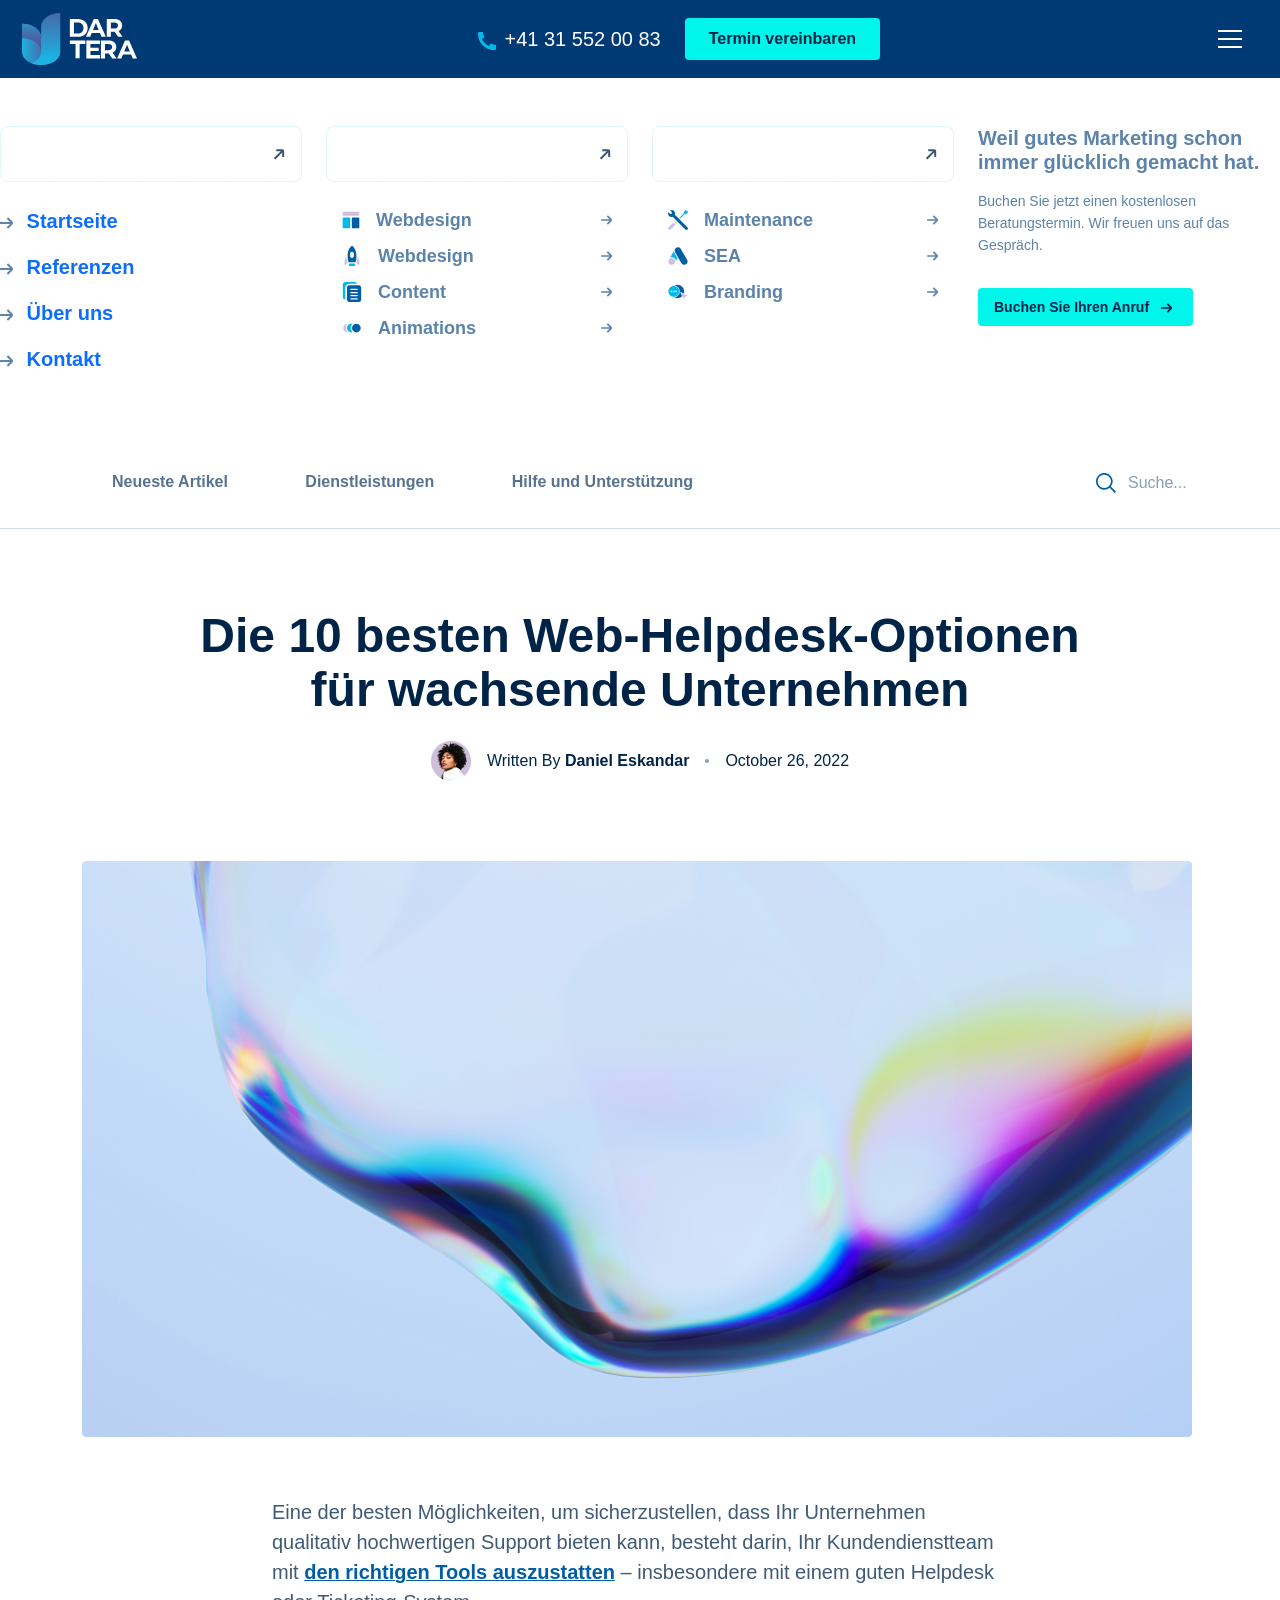
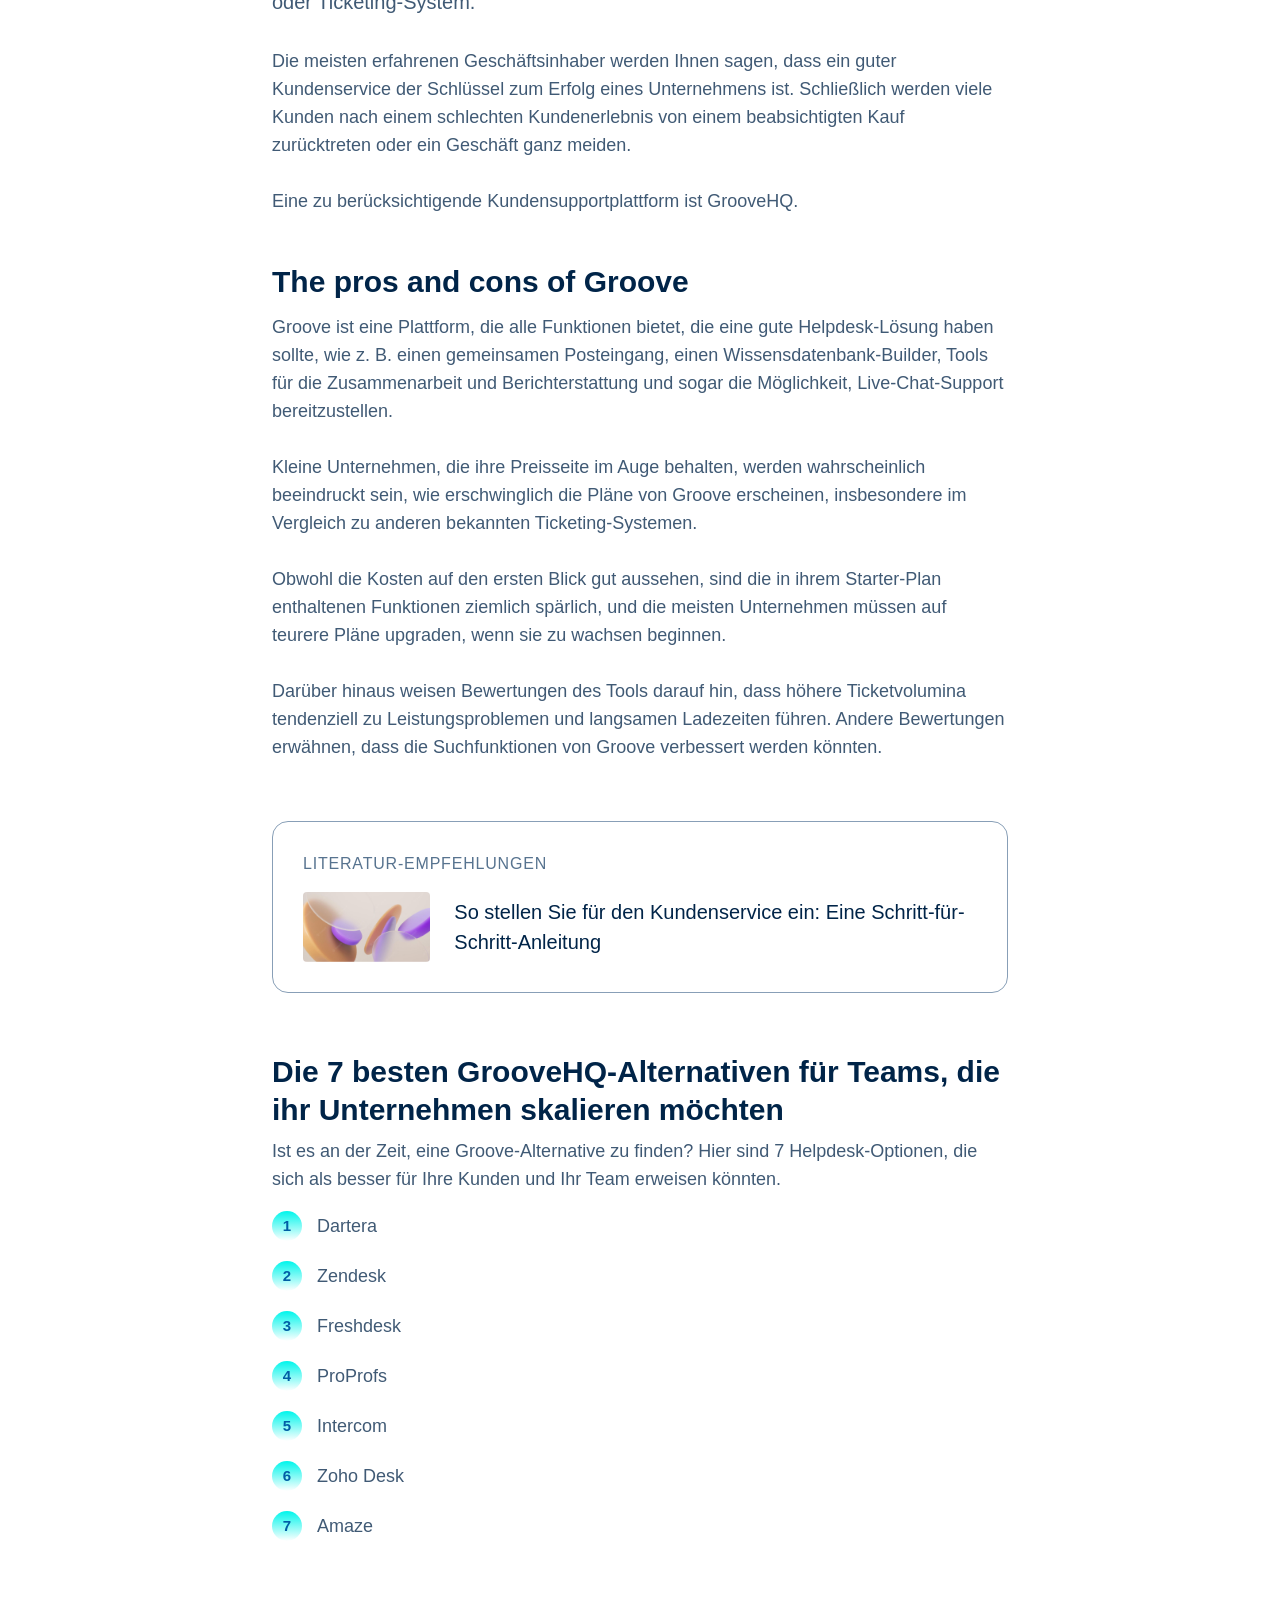
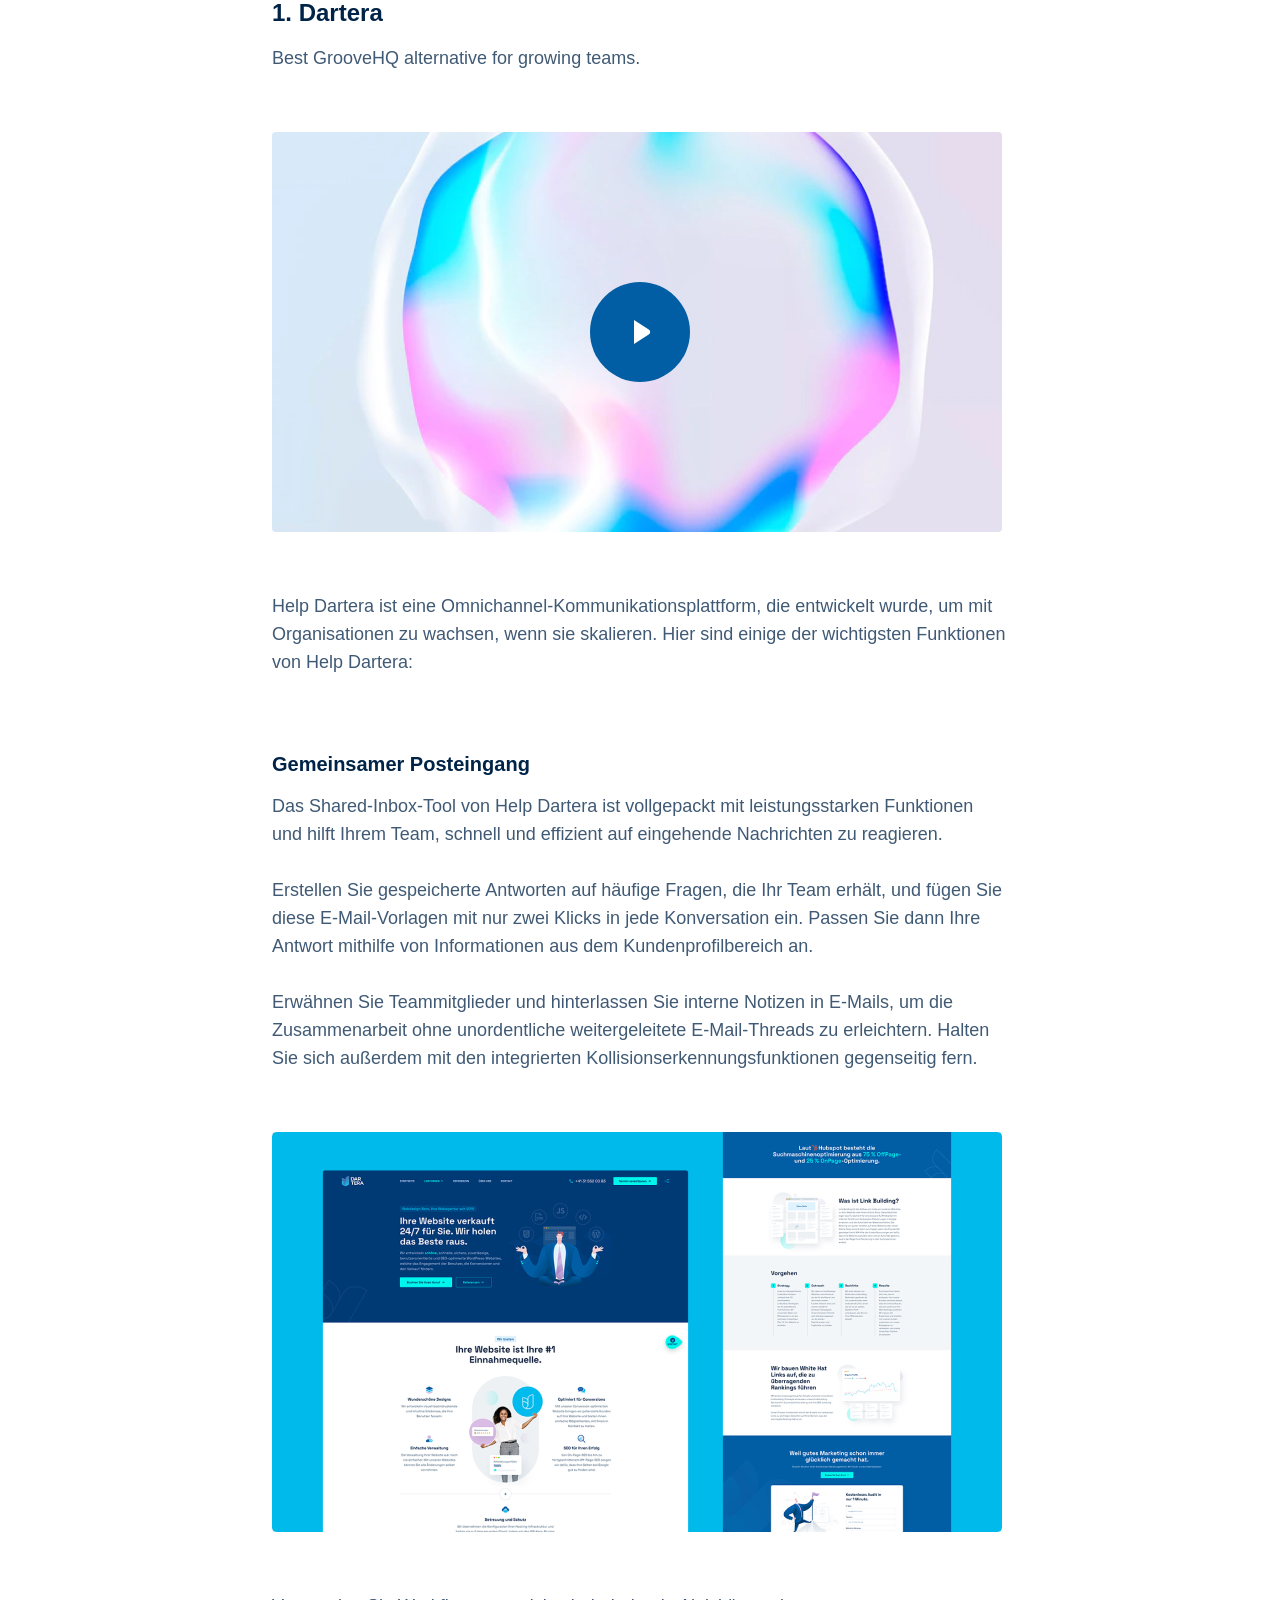
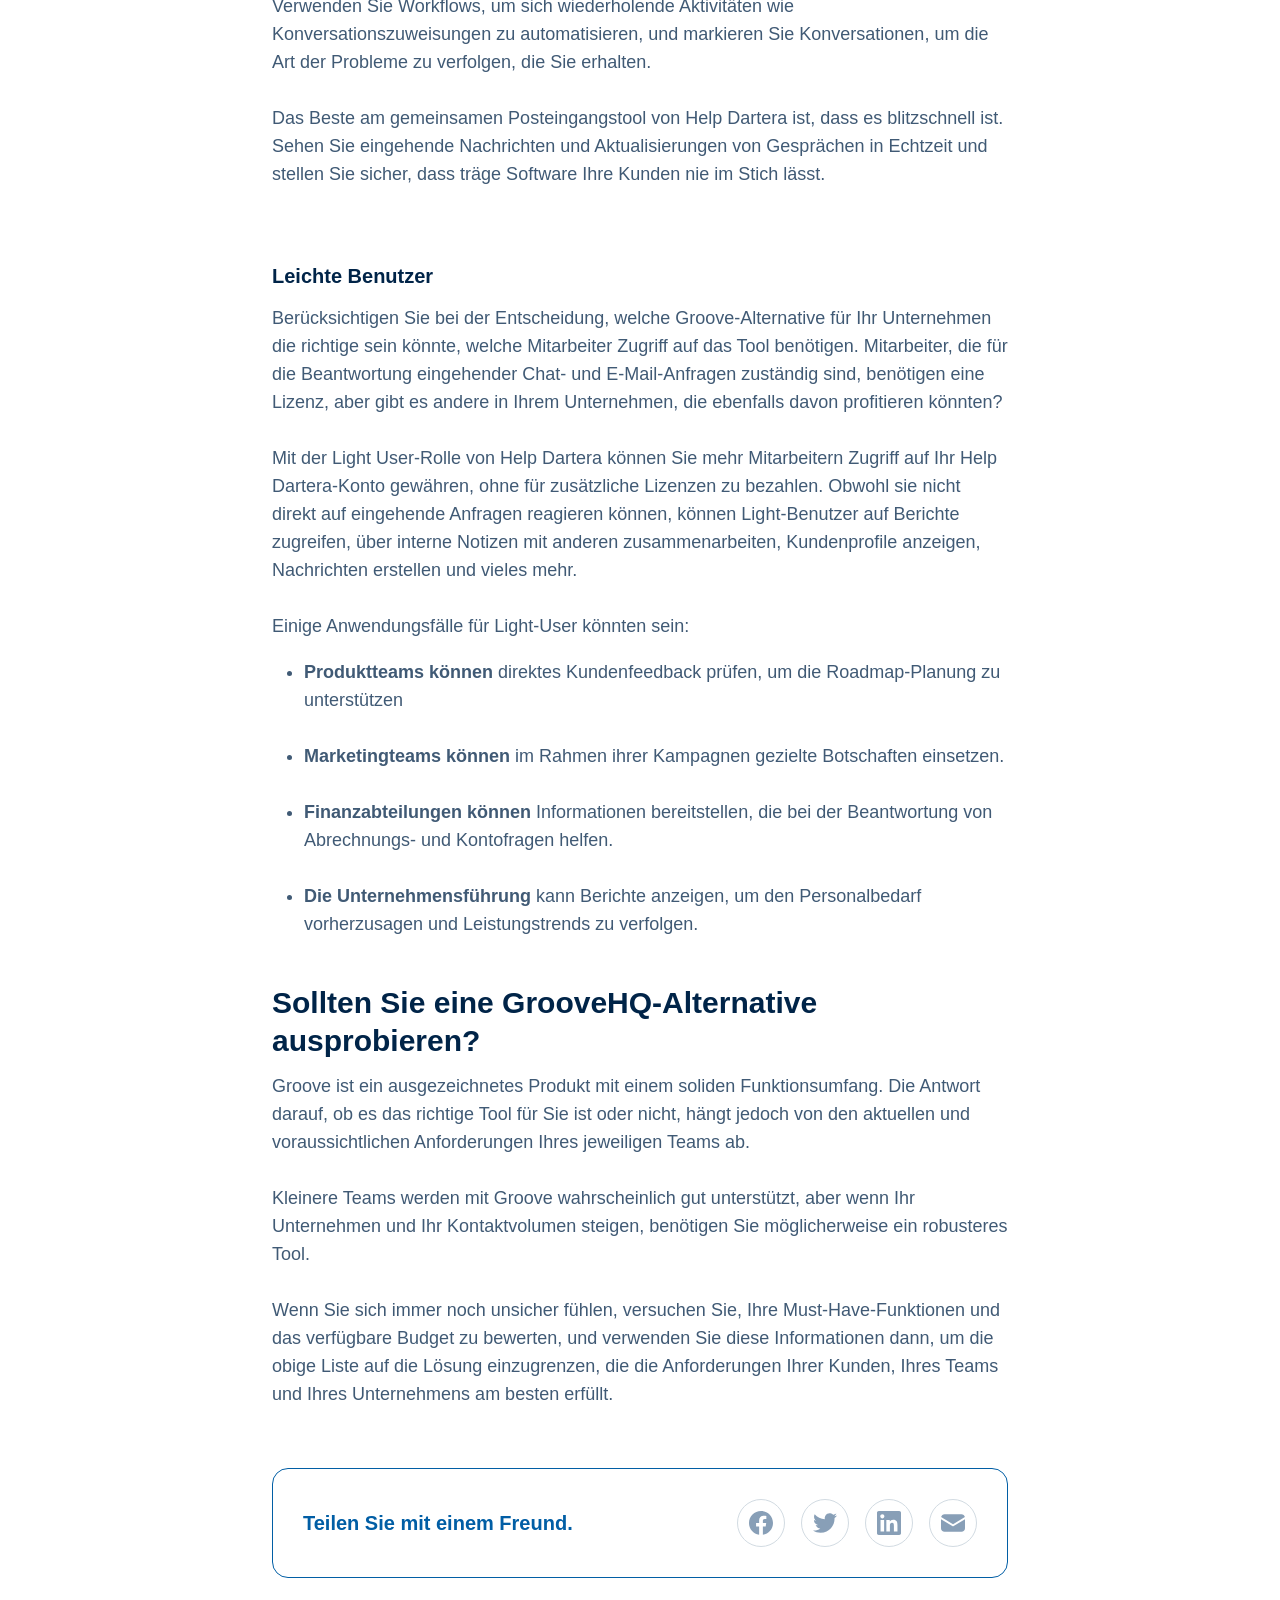
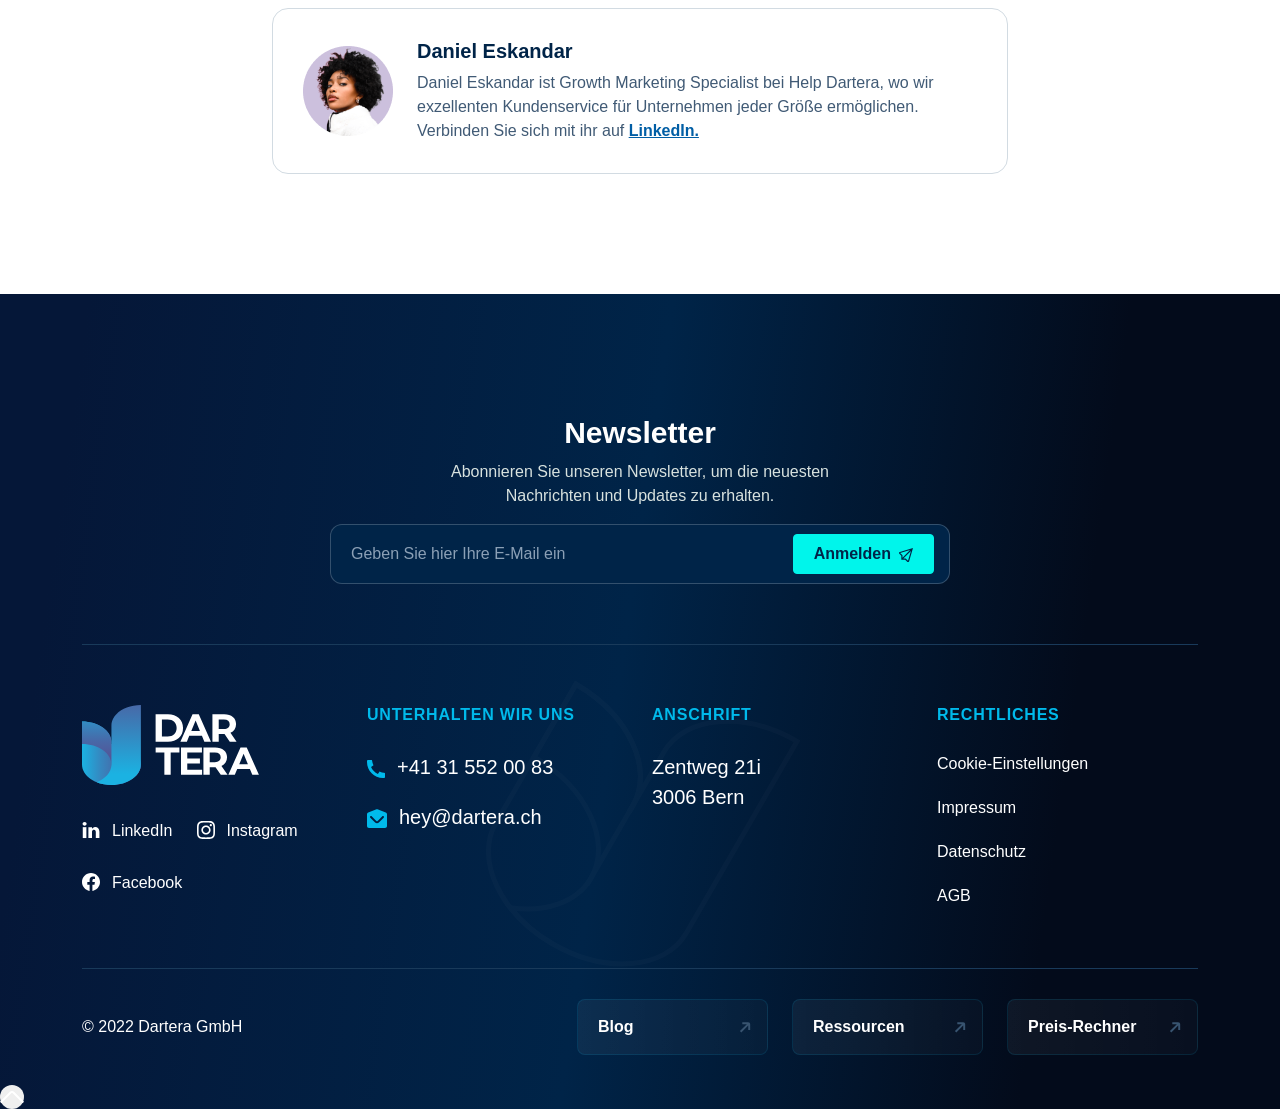
<file: blog-details.html>
<!DOCTYPE html>
<!--[if lt IE 7]>      <html class="no-js lt-ie9 lt-ie8 lt-ie7"> <![endif]-->
<!--[if IE 7]>         <html class="no-js lt-ie9 lt-ie8" lang="en-US"> <![endif]-->
<!--[if IE 8]>         <html class="no-js lt-ie9" lang="en-US"> <![endif]-->
<!--[if gt IE 8]><!-->
<!--<![endif]-->
<!--[if gte IE 9] <style type="text/css"> .gradient {filter: none;}</style><![endif]-->
<!--[if !IE]><html lang="en"><![endif]-->
<html lang="zxx" class="no-js">

<head>
    <meta charset="UTF-8">
    <meta http-equiv="X-UA-Compatible" content="IE=edge">
    <!-- Required meta tags for responsive -->
    <meta name="viewport" content="width=device-width, initial-scale=1, shrink-to-fit=no">
    <!-- The above 3 meta tags *must* come first in the head; any other head content must come *after* these tags -->
    <!-- Favicon and touch icons -->
    <link rel="icon" type="image/png" sizes="16x16" href="assets/img/favicon/favicoon.svg">
    <meta name="misapplication-TileColor" content="#ffffff">
    <meta name="theme-color" content="#ffffff">
    <!-- Twitter Card data -->
    <meta name="twitter:card" content="">
    <meta name="twitter:site" content="@twitter_username">
    <meta name="twitter:title" content="">
    <meta name="twitter:description" content="">
    <meta name="twitter:image" content="">
    <!-- Open Graph data -->
    <meta property="og:title" content="">
    <meta property="og:type" content="article">
    <meta property="og:url" content="">
    <meta property="og:image" content="">
    <meta property="og:description" content="">
    <meta property="og:site_name" content="R">
    <meta property="fb:admins" content="Facebook numeric ID">
    <!-- gmail verification -->
    <meta name="google-site-verification" content="">
    <!-- Website title -->
    <title>Blog Details</title>
    <link rel="stylesheet" href="assets/css/nioicon.css">
    <link rel="stylesheet" href="assets/css/animate.css">
    <!-- Local server Bootstrap CSS -->
    <!-- <link rel="stylesheet" href="assets/css/bootstrap.min.css"> -->

    <!-- CDN Bootstrap CSS -->
    <link rel="stylesheet" href="https://cdn.jsdelivr.net/npm/bootstrap@5.2.2/dist/css/bootstrap.min.css">
    <link rel="stylesheet" href="https://cdnjs.cloudflare.com/ajax/libs/OwlCarousel2/2.3.4/assets/owl.carousel.min.css">
    <link rel="stylesheet"
        href="https://cdnjs.cloudflare.com/ajax/libs/OwlCarousel2/2.3.4/assets/owl.theme.default.min.css">
    <!-- Main CSS -->
    <link rel="stylesheet" type="text/css" href="assets/css/style.css">
    <!-- jQuery (necessary for jQuery plugins) -->
    <script src="assets/js/jquery-3.6.1.min.js"></script>
</head>

<body>
    <!-- Main Coding Start Here -->
    <!-- header -/Start -->
    <header id="header">
        <!-- navbar -/Start -->
        <div class="header">
            <div class="container-fluid p-0">
                <nav class="menu-area navbar py-0 navbar-expand-xxl py-2">
                    <div class="container-fluid">
                        <a href="index.html" class="navbar-brand theme-logo">
                            <img src="assets/img/logo.svg" alt="logo" class="img-fluid">
                        </a>

                        <div class="d-xxl-none d-flex align-items-center gap-4 contactInfo px-4">
                            <a href="+41315520083" class=" text-decoration-none phone text-white fs-5">
                                <span><img src="assets/img/call.svg" class="img-fluid" alt="call"></span>
                                +41 31 552 00 83
                            </a>
                            <button type="button" class="nav-btn px-4 border-0 fs-6 fw-semi-bold text-gray_1">
                                Termin vereinbaren
                            </button>
                        </div>


                        <button class="navbar-toggler border-0" type="button" data-bs-toggle="collapse"
                            data-bs-target="#nav-toggle" aria-controls="nav-toggle" aria-expanded="false"
                            aria-label="Toggle navigation">
                            <span><img src="assets/img/menu.png" class="img-fluid" alt=""></span>
                        </button>



                        <div class="collapse navbar-collapse" id="nav-toggle">
                            <ul class="menu navbar-nav mx-auto mb-2 mb-lg-0">
                                <li class="nav-item">
                                    <a class="nav-link active py-4 px-0 mx-3 active fs-14 fw-bold text-uppercase"
                                        aria-current="page" href="index.html">Startseite</a>
                                </li>
                                <li class="nav-item dropdown">
                                    <a class="nav-link text-light_white py-4 px-0 mx-3 dropdown-toggle fs-14 fw-bold text-uppercase"
                                        href="#" role="button" data-bs-toggle="dropdown" aria-expanded="false">
                                        Leistungen
                                    </a>
                                    <div
                                        class="dropdown-menu mega-menu dropdown-menu-end fade-down bg-white box-shadow radius-8">
                                        <div class="dropdown-shape">
                                            <img src="assets/img/dropdown-shape.png " class="img-fluid" alt="">
                                        </div>
                                        <div class="row gx-2">
                                            <div class="col-xl-6">
                                                <a href="#"
                                                    class="nav-dropdown-item d-flex align-items-start gap-2 justify-content-between mb-3">
                                                    <div class="sidebar-left d-flex align-items-center gap-3">
                                                        <img src="assets/img/dropdown-logo1.png"
                                                            class="img-fluid dropdown-logo d-flex align-items-center justify-content-center"
                                                            alt="sidebarlogo">
                                                        <div>
                                                            <h5 class="fs-6 fw-bold text-indigo_dye">Webdesign</h5>
                                                            <p class="pb-0 text-gray_3 fs-12 mb-0 short-text">
                                                                Unvergessliche User Experience bieten</p>
                                                        </div>

                                                    </div>
                                                    <div class="">
                                                        <svg class="me-2 mt-2" width="11" height="10" viewBox="0 0 11 10"
                                                            fill="none" xmlns="http://www.w3.org/2000/svg">
                                                            <path
                                                                d="M10.5117 3.82164L6.93425 0.244141L5.75591 1.42247L8.50008 4.16664H0.166748V5.83331H8.50008L5.75591 8.57747L6.93425 9.75581L10.5117 6.17831C10.8242 5.86576 10.9997 5.44191 10.9997 4.99997C10.9997 4.55803 10.8242 4.13419 10.5117 3.82164V3.82164Z"
                                                                fill="white" />
                                                        </svg>
                                                    </div>
                                                </a>
                                            </div>
                                            <div class="col-xl-6">
                                                <a href="#"
                                                    class="nav-dropdown-item d-flex align-items-start gap-2 justify-content-between mb-3">
                                                    <div class="sidebar-left d-flex align-items-center gap-3">
                                                        <img src="assets/img/dropdown-logo6.png"
                                                            class="img-fluid dropdown-logo d-flex align-items-center justify-content-center"
                                                            alt="sidebarlogo">
                                                        <div>
                                                            <h5 class="fs-6 fw-bold text-indigo_dye">Maintenance</h5>
                                                            <p class="pb-0 text-gray_3 fs-12 mb-0 short-text">Unterhalt,
                                                                damit Ihre Website läuft</p>
                                                        </div>

                                                    </div>
                                                    <div class="">
                                                        <svg class="me-2 mt-2" width="11" height="10" viewBox="0 0 11 10"
                                                            fill="none" xmlns="http://www.w3.org/2000/svg">
                                                            <path
                                                                d="M10.5117 3.82164L6.93425 0.244141L5.75591 1.42247L8.50008 4.16664H0.166748V5.83331H8.50008L5.75591 8.57747L6.93425 9.75581L10.5117 6.17831C10.8242 5.86576 10.9997 5.44191 10.9997 4.99997C10.9997 4.55803 10.8242 4.13419 10.5117 3.82164V3.82164Z"
                                                                fill="white" />
                                                        </svg>
                                                    </div>
                                                </a>
                                            </div>
                                            <div class="col-xl-6">
                                                <a href="#"
                                                    class="nav-dropdown-item d-flex align-items-start gap-2 justify-content-between mb-3">
                                                    <div class="sidebar-left d-flex align-items-center gap-3">
                                                        <img src="assets/img/dropdown-logo2.png"
                                                            class="img-fluid dropdown-logo d-flex align-items-center justify-content-center"
                                                            alt="sidebarlogo">
                                                        <div>
                                                            <h5 class="fs-6 fw-bold text-indigo_dye">SEO</h5>
                                                            <p class="pb-0 text-gray_3 fs-12 mb-0 short-text">Mit
                                                                Relevanz gefunden werden</p>
                                                        </div>

                                                    </div>
                                                    <div class="">
                                                        <svg class="me-2 mt-2" width="11" height="10" viewBox="0 0 11 10"
                                                            fill="none" xmlns="http://www.w3.org/2000/svg">
                                                            <path
                                                                d="M10.5117 3.82164L6.93425 0.244141L5.75591 1.42247L8.50008 4.16664H0.166748V5.83331H8.50008L5.75591 8.57747L6.93425 9.75581L10.5117 6.17831C10.8242 5.86576 10.9997 5.44191 10.9997 4.99997C10.9997 4.55803 10.8242 4.13419 10.5117 3.82164V3.82164Z"
                                                                fill="white" />
                                                        </svg>
                                                    </div>
                                                </a>
                                            </div>
                                            <div class="col-xl-6">
                                                <a href="#"
                                                    class="nav-dropdown-item d-flex align-items-start gap-2 justify-content-between mb-3">
                                                    <div class="sidebar-left d-flex align-items-center gap-3">
                                                        <img src="assets/img/dropdown-logo7.png"
                                                            class="img-fluid dropdown-logo d-flex align-items-center justify-content-center"
                                                            alt="sidebarlogo">
                                                        <div>
                                                            <h5 class="fs-6 fw-bold text-indigo_dye">SEA</h5>
                                                            <p class="pb-0 text-gray_3 fs-12 mb-0 short-text">Google Ads
                                                                Werbung für sofortige Wirkung</p>
                                                        </div>

                                                    </div>
                                                    <div class="">
                                                        <svg class="me-2 mt-2" width="11" height="10" viewBox="0 0 11 10"
                                                            fill="none" xmlns="http://www.w3.org/2000/svg">
                                                            <path
                                                                d="M10.5117 3.82164L6.93425 0.244141L5.75591 1.42247L8.50008 4.16664H0.166748V5.83331H8.50008L5.75591 8.57747L6.93425 9.75581L10.5117 6.17831C10.8242 5.86576 10.9997 5.44191 10.9997 4.99997C10.9997 4.55803 10.8242 4.13419 10.5117 3.82164V3.82164Z"
                                                                fill="white" />
                                                        </svg>
                                                    </div>
                                                </a>
                                            </div>
                                            <div class="col-xl-6">
                                                <a href="#"
                                                    class="nav-dropdown-item d-flex align-items-start gap-2 justify-content-between mb-3">
                                                    <div class="sidebar-left d-flex align-items-center gap-3">
                                                        <img src="assets/img/dropdown-logo3.png"
                                                            class="img-fluid dropdown-logo d-flex align-items-center justify-content-center"
                                                            alt="sidebarlogo">
                                                        <div>
                                                            <h5 class="fs-6 fw-bold text-indigo_dye">Content</h5>
                                                            <p class="pb-0 text-gray_3 fs-12 mb-0 short-text">
                                                                SEO-Content, der verkauft</p>
                                                        </div>

                                                    </div>
                                                    <div class="">
                                                        <svg class="me-2 mt-2" width="11" height="10" viewBox="0 0 11 10"
                                                            fill="none" xmlns="http://www.w3.org/2000/svg">
                                                            <path
                                                                d="M10.5117 3.82164L6.93425 0.244141L5.75591 1.42247L8.50008 4.16664H0.166748V5.83331H8.50008L5.75591 8.57747L6.93425 9.75581L10.5117 6.17831C10.8242 5.86576 10.9997 5.44191 10.9997 4.99997C10.9997 4.55803 10.8242 4.13419 10.5117 3.82164V3.82164Z"
                                                                fill="white" />
                                                        </svg>
                                                    </div>
                                                </a>
                                            </div>
                                            <div class="col-xl-6">
                                                <a href="#"
                                                    class="nav-dropdown-item d-flex align-items-start gap-2 justify-content-between mb-3">
                                                    <div class="sidebar-left d-flex align-items-center gap-3">
                                                        <img src="assets/img/dropdown-logo8.png"
                                                            class="img-fluid dropdown-logo d-flex align-items-center justify-content-center"
                                                            alt="sidebarlogo">
                                                        <div>
                                                            <h5 class="fs-6 fw-bold text-indigo_dye">Branding</h5>
                                                            <p class="pb-0 text-gray_3 fs-12 mb-0 short-text">
                                                                Wiedererkennungswert für Ihre Firma</p>
                                                        </div>

                                                    </div>
                                                    <div class="">
                                                        <svg class="me-2 mt-2" width="11" height="10" viewBox="0 0 11 10"
                                                            fill="none" xmlns="http://www.w3.org/2000/svg">
                                                            <path
                                                                d="M10.5117 3.82164L6.93425 0.244141L5.75591 1.42247L8.50008 4.16664H0.166748V5.83331H8.50008L5.75591 8.57747L6.93425 9.75581L10.5117 6.17831C10.8242 5.86576 10.9997 5.44191 10.9997 4.99997C10.9997 4.55803 10.8242 4.13419 10.5117 3.82164V3.82164Z"
                                                                fill="white" />
                                                        </svg>
                                                    </div>
                                                </a>
                                            </div>
                                            <div class="col-xl-6">
                                                <a href="#"
                                                    class="nav-dropdown-item d-flex align-items-start gap-2 justify-content-between mb-3">
                                                    <div class="sidebar-left d-flex align-items-center gap-3">
                                                        <img src="assets/img/dropdown-logo4.png"
                                                            class="img-fluid dropdown-logo d-flex align-items-center justify-content-center"
                                                            alt="sidebarlogo">
                                                        <div>
                                                            <h5 class="fs-6 fw-bold text-indigo_dye">Animations</h5>
                                                            <p class="pb-0 text-gray_3 fs-12 mb-0 short-text">Wir
                                                                bringen Bewegung auf Ihre Website</p>
                                                        </div>

                                                    </div>
                                                    <div class="">
                                                        <svg class="me-2 mt-2" width="11" height="10" viewBox="0 0 11 10"
                                                            fill="none" xmlns="http://www.w3.org/2000/svg">
                                                            <path
                                                                d="M10.5117 3.82164L6.93425 0.244141L5.75591 1.42247L8.50008 4.16664H0.166748V5.83331H8.50008L5.75591 8.57747L6.93425 9.75581L10.5117 6.17831C10.8242 5.86576 10.9997 5.44191 10.9997 4.99997C10.9997 4.55803 10.8242 4.13419 10.5117 3.82164V3.82164Z"
                                                                fill="white" />
                                                        </svg>
                                                    </div>
                                                </a>
                                            </div>
                                        </div>
                                    </div>
                                </li>
                                <li class="nav-item">
                                    <a class="nav-link text-light_white py-4 px-0 mx-3 fs-14 fw-bold text-uppercase"
                                        href="referenzen.html">Referenzen</a>
                                </li>
                                <li class="nav-item">
                                    <a class="nav-link text-light_white py-4 px-0 mx-3 fs-14 fw-bold text-uppercase"
                                        href="#">Über
                                        uns</a>
                                </li>
                                <li class="nav-item">
                                    <a class="nav-link text-light_white py-4 px-0 mx-3 fs-14 fw-bold text-uppercase"
                                        href="#">Kontakt</a>
                                </li>
                            </ul>


                            <div class="nav-right d-flex align-items-center">
                                <div class="nav-item dropdown language pe-2">
                                    <a class="nav-link text-light_white py-4 px-0 mx-3 dropdown-toggle fs-14 fw-bold text-uppercase"
                                        href="#" role="button" data-bs-toggle="dropdown" aria-expanded="false">
                                        German
                                    </a>
                                    <ul class="dropdown-menu dropdown-menu-end fade-down">
                                        <li>
                                            <a class="dropdown-item text-light_white fs-14 fw-bold text-uppercase" href="#">
                                                Action
                                            </a>
                                        </li>
                                        <li>
                                            <a class="dropdown-item text-light_white fs-14 fw-bold text-uppercase" href="#">
                                                Another action
                                            </a>
                                        </li>
                                        <li>
                                            <a class="dropdown-item text-light_white fs-14 fw-bold text-uppercase" href="#">
                                                Something else here
                                            </a>
                                        </li>
                                    </ul>
                                </div>
                                <div class="d-xxl-flex d-none align-items-center gap-4 contactInfo px-4">
                                    <a href="+41315520083" class=" text-decoration-none phone text-white fs-5">
                                        <span><img src="assets/img/call.svg" class="img-fluid" alt="call"></span>
                                        +41 31 552 00 83
                                    </a>
                                    <button type="button" class="nav-btn px-4 border-0 fs-6 fw-semi-bold text-gray_1">
                                        Termin vereinbaren
                                    </button>
                                </div>
                                <div class="sidebar">
                                    <!-- <img src="assets/img/humbarger.svg" class="img-fluid" alt="sidebar"> -->

                                    <!-- <svg width="24" height="18" viewBox="0 0 24 18" fill="none"
                                                xmlns="http://www.w3.org/2000/svg">
                                                <rect x="12" width="12" height="2" fill="#00BAEB" />
                                                <rect x="12" y="16" width="12" height="2" fill="#00BAEB" />
                                                <rect x="0" y="8" width="24" height="2" fill="#00BAEB" />
                                            </svg> -->

                                    <svg class="sidebarToggle d-block" width="24" height="24" viewBox="0 0 24 24"
                                        fill="none" xmlns="http://www.w3.org/2000/svg">
                                        <rect x="12" y="3" width="24" height="2" fill="#00BAEB" />
                                        <rect x="12" y="19" width="24" height="2" fill="#00BAEB" />
                                        <rect x="0" y="11" width="24" height="2" fill="#00BAEB" />
                                    </svg>



                                    <svg class="sidebarClose d-none" width="22" height="20" viewBox="0 0 22 20" fill="none"
                                        xmlns="http://www.w3.org/2000/svg">
                                        <rect x="0.804688" y="17.7783" width="24" height="2"
                                            transform="rotate(-45 0.804688 17.7783)" fill="#00BAEB" />
                                        <rect x="2.21875" y="0.807617" width="24" height="2"
                                            transform="rotate(45 2.21875 0.807617)" fill="#00BAEB" />
                                    </svg>


                                </div>
                            </div>
                        </div>
                    </div>
                </nav>
            </div>
        </div>
        <!-- navbar -/End -->
    </header>
    <!--/ header -/End -->


    <!-- Dropdown -/start -->
    <div class="nav-dropdown py-5">
        <div class="row">
            <div class="col-sm-6 col-md-4 col-lg-3">
                <div class="footer-common-btn mb-4">
                    <a href="#"
                        class="radius-8 text-white text-decoration-none w-100 d-flex align-items-center justify-content-between">
                        <span class="fw-bold ">
                            Blog
                        </span>
                        <span>
                            <svg width="12" height="11" viewBox="0 0 12 11" fill="none" xmlns="http://www.w3.org/2000/svg">
                                <path
                                    d="M9.22446 0.214993L3.28476 0.214992L3.28476 2.17137L7.84088 2.17137L0.922998 9.08926L2.30658 10.4728L9.22446 3.55495L9.22446 8.11107L11.1808 8.11107L11.1808 2.17137C11.1808 1.65253 10.9746 1.15496 10.6077 0.78809C10.2409 0.421214 9.7433 0.215072 9.22446 0.214993V0.214993Z"
                                    fill="#385470" />
                            </svg>
                        </span>
                    </a>
                </div>
                <div>
                    <a class="sidebar-drop-item transition-02 fs-5 mb-3 d-block fw-bold text-decoration-none">
                        <svg class="me-2" width="13" height="12" viewBox="0 0 13 12" fill="none"
                            xmlns="http://www.w3.org/2000/svg">
                            <path
                                d="M12.414 4.58597L8.121 0.292969L6.707 1.70697L10 4.99997H0V6.99997H10L6.707 10.293L8.121 11.707L12.414 7.41397C12.7889 7.03891 12.9996 6.5303 12.9996 5.99997C12.9996 5.46964 12.7889 4.96102 12.414 4.58597Z"
                                fill="#5C83AA" />
                        </svg>
                        <span>Startseite</span>

                    </a>
                </div>
                <div>
                    <a class="sidebar-drop-item transition-02 fs-5 mb-3 d-block fw-bold text-decoration-none">
                        <svg class="me-2" width="13" height="12" viewBox="0 0 13 12" fill="none"
                            xmlns="http://www.w3.org/2000/svg">
                            <path
                                d="M12.414 4.58597L8.121 0.292969L6.707 1.70697L10 4.99997H0V6.99997H10L6.707 10.293L8.121 11.707L12.414 7.41397C12.7889 7.03891 12.9996 6.5303 12.9996 5.99997C12.9996 5.46964 12.7889 4.96102 12.414 4.58597Z"
                                fill="#5C83AA" />
                        </svg>
                        <span>Referenzen</span>

                    </a>
                </div>
                <div>
                    <a class="sidebar-drop-item transition-02 fs-5 mb-3 d-block fw-bold text-decoration-none">
                        <svg class="me-2" width="13" height="12" viewBox="0 0 13 12" fill="none"
                            xmlns="http://www.w3.org/2000/svg">
                            <path
                                d="M12.414 4.58597L8.121 0.292969L6.707 1.70697L10 4.99997H0V6.99997H10L6.707 10.293L8.121 11.707L12.414 7.41397C12.7889 7.03891 12.9996 6.5303 12.9996 5.99997C12.9996 5.46964 12.7889 4.96102 12.414 4.58597Z"
                                fill="#5C83AA" />
                        </svg>
                        <span>Über uns</span>

                    </a>
                </div>
                <div>
                    <a class="sidebar-drop-item transition-02 fs-5 mb-3 d-block fw-bold text-decoration-none">
                        <svg class="me-2" width="13" height="12" viewBox="0 0 13 12" fill="none"
                            xmlns="http://www.w3.org/2000/svg">
                            <path
                                d="M12.414 4.58597L8.121 0.292969L6.707 1.70697L10 4.99997H0V6.99997H10L6.707 10.293L8.121 11.707L12.414 7.41397C12.7889 7.03891 12.9996 6.5303 12.9996 5.99997C12.9996 5.46964 12.7889 4.96102 12.414 4.58597Z"
                                fill="#5C83AA" />
                        </svg>
                        <span>Kontakt</span>
                    </a>
                </div>

            </div>


            <div class="col-sm-6 col-md-4 col-lg-3">
                <div class="footer-common-btn mb-4">
                    <a href="#"
                        class="radius-8 text-white text-decoration-none w-100 d-flex align-items-center justify-content-between">
                        <span class="fw-bold ">
                            Ressourcen
                        </span>
                        <span>
                            <svg width="12" height="11" viewBox="0 0 12 11" fill="none" xmlns="http://www.w3.org/2000/svg">
                                <path
                                    d="M9.22446 0.214993L3.28476 0.214992L3.28476 2.17137L7.84088 2.17137L0.922998 9.08926L2.30658 10.4728L9.22446 3.55495L9.22446 8.11107L11.1808 8.11107L11.1808 2.17137C11.1808 1.65253 10.9746 1.15496 10.6077 0.78809C10.2409 0.421214 9.7433 0.215072 9.22446 0.214993V0.214993Z"
                                    fill="#385470" />
                            </svg>
                        </span>
                    </a>
                </div>
                <div>
                    <a href=""
                        class="text-decoration-none nav-dropdown-item d-flex radius-8 px-3 mb-2 align-items-center gap-2 justify-content-between">
                        <div class="sidebar-left d-flex align-items-center gap-3">
                            <img src="assets/img/dropdown1.svg" class="img-fluid" alt="sidebarlogo">
                            <p class="pb-0 text-info-light fs-18 fw-bold mb-0">Webdesign</p>
                        </div>
                        <svg width="11" height="10" viewBox="0 0 11 10" fill="none" xmlns="http://www.w3.org/2000/svg">
                            <path
                                d="M10.5091 3.82164L6.93156 0.244141L5.75323 1.42247L8.4974 4.16664H0.164062V5.83331H8.4974L5.75323 8.57747L6.93156 9.75581L10.5091 6.17831C10.8215 5.86576 10.997 5.44191 10.997 4.99997C10.997 4.55803 10.8215 4.13419 10.5091 3.82164V3.82164Z"
                                fill="#5C83AA" />
                        </svg>

                    </a>
                    <a href=""
                        class="text-decoration-none nav-dropdown-item d-flex radius-8 px-3 mb-2 align-items-center gap-2 justify-content-between">
                        <div class="sidebar-left d-flex align-items-center gap-3">
                            <img src="assets/img/dropdown2.svg" class="img-fluid" alt="sidebarlogo">
                            <p class="pb-0 text-info-light fs-18 fw-bold mb-0">Webdesign</p>
                        </div>
                        <svg width="11" height="10" viewBox="0 0 11 10" fill="none" xmlns="http://www.w3.org/2000/svg">
                            <path
                                d="M10.5091 3.82164L6.93156 0.244141L5.75323 1.42247L8.4974 4.16664H0.164062V5.83331H8.4974L5.75323 8.57747L6.93156 9.75581L10.5091 6.17831C10.8215 5.86576 10.997 5.44191 10.997 4.99997C10.997 4.55803 10.8215 4.13419 10.5091 3.82164V3.82164Z"
                                fill="#5C83AA" />
                        </svg>

                    </a>
                    <a href=""
                        class="text-decoration-none nav-dropdown-item d-flex radius-8 px-3 mb-2 align-items-center gap-2 justify-content-between">
                        <div class="sidebar-left d-flex align-items-center gap-3">
                            <img src="assets/img/dropdown3.svg" class="img-fluid" alt="sidebarlogo">
                            <p class="pb-0 text-info-light fs-18 fw-bold mb-0">Content</p>
                        </div>
                        <svg width="11" height="10" viewBox="0 0 11 10" fill="none" xmlns="http://www.w3.org/2000/svg">
                            <path
                                d="M10.5091 3.82164L6.93156 0.244141L5.75323 1.42247L8.4974 4.16664H0.164062V5.83331H8.4974L5.75323 8.57747L6.93156 9.75581L10.5091 6.17831C10.8215 5.86576 10.997 5.44191 10.997 4.99997C10.997 4.55803 10.8215 4.13419 10.5091 3.82164V3.82164Z"
                                fill="#5C83AA" />
                        </svg>

                    </a>
                    <a href=""
                        class="text-decoration-none nav-dropdown-item d-flex radius-8 px-3 mb-2 align-items-center gap-2 justify-content-between mb-3">
                        <div class="sidebar-left d-flex align-items-center gap-3">
                            <img src="assets/img/dropdown4.svg" class="img-fluid" alt="sidebarlogo">
                            <p class="pb-0 text-info-light fs-18 fw-bold mb-0">Animations</p>
                        </div>
                        <svg width="11" height="10" viewBox="0 0 11 10" fill="none" xmlns="http://www.w3.org/2000/svg">
                            <path
                                d="M10.5091 3.82164L6.93156 0.244141L5.75323 1.42247L8.4974 4.16664H0.164062V5.83331H8.4974L5.75323 8.57747L6.93156 9.75581L10.5091 6.17831C10.8215 5.86576 10.997 5.44191 10.997 4.99997C10.997 4.55803 10.8215 4.13419 10.5091 3.82164V3.82164Z"
                                fill="#5C83AA" />
                        </svg>

                    </a>
                </div>
            </div>

            <div class="col-sm-6 col-md-4 col-lg-3">
                <div class="footer-common-btn mb-4">
                    <a href="#"
                        class="radius-8 text-white text-decoration-none w-100 d-flex align-items-center justify-content-between">
                        <span class="fw-bold ">
                            Preis-Rechner
                        </span>
                        <span>
                            <svg width="12" height="11" viewBox="0 0 12 11" fill="none" xmlns="http://www.w3.org/2000/svg">
                                <path
                                    d="M9.22446 0.214993L3.28476 0.214992L3.28476 2.17137L7.84088 2.17137L0.922998 9.08926L2.30658 10.4728L9.22446 3.55495L9.22446 8.11107L11.1808 8.11107L11.1808 2.17137C11.1808 1.65253 10.9746 1.15496 10.6077 0.78809C10.2409 0.421214 9.7433 0.215072 9.22446 0.214993V0.214993Z"
                                    fill="#385470" />
                            </svg>
                        </span>
                    </a>
                </div>
                <div>
                    <a href=""
                        class="text-decoration-none nav-dropdown-item d-flex radius-8 px-3 mb-2 align-items-center gap-2 justify-content-between">
                        <div class="sidebar-left d-flex align-items-center gap-3">
                            <img src="assets/img/dropdown5.svg" class="img-fluid" alt="sidebarlogo">
                            <p class="pb-0 text-info-light fs-18 fw-bold mb-0">Maintenance</p>
                        </div>
                        <svg width="11" height="10" viewBox="0 0 11 10" fill="none" xmlns="http://www.w3.org/2000/svg">
                            <path
                                d="M10.5091 3.82164L6.93156 0.244141L5.75323 1.42247L8.4974 4.16664H0.164062V5.83331H8.4974L5.75323 8.57747L6.93156 9.75581L10.5091 6.17831C10.8215 5.86576 10.997 5.44191 10.997 4.99997C10.997 4.55803 10.8215 4.13419 10.5091 3.82164V3.82164Z"
                                fill="#5C83AA" />
                        </svg>

                    </a>
                    <a href=""
                        class="text-decoration-none  nav-dropdown-item d-flex radius-8 px-3 mb-2 align-items-center gap-2 justify-content-between">
                        <div class="sidebar-left d-flex align-items-center gap-3">
                            <img src="assets/img/dropdown6.svg" class="img-fluid" alt="sidebarlogo">
                            <p class="pb-0 text-info-light fs-18 fw-bold mb-0">SEA</p>
                        </div>
                        <svg width="11" height="10" viewBox="0 0 11 10" fill="none" xmlns="http://www.w3.org/2000/svg">
                            <path
                                d="M10.5091 3.82164L6.93156 0.244141L5.75323 1.42247L8.4974 4.16664H0.164062V5.83331H8.4974L5.75323 8.57747L6.93156 9.75581L10.5091 6.17831C10.8215 5.86576 10.997 5.44191 10.997 4.99997C10.997 4.55803 10.8215 4.13419 10.5091 3.82164V3.82164Z"
                                fill="#5C83AA" />
                        </svg>
                    </a>
                    <a href=""
                        class="text-decoration-none nav-dropdown-item d-flex radius-8 px-3 mb-2 align-items-center gap-2 justify-content-between">
                        <div class="sidebar-left d-flex align-items-center gap-3">
                            <img src="assets/img/dropdown7.svg" class="img-fluid" alt="sidebarlogo">
                            <p class="pb-0 text-info-light fs-18 fw-bold mb-0">Branding</p>
                        </div>
                        <svg width="11" height="10" viewBox="0 0 11 10" fill="none" xmlns="http://www.w3.org/2000/svg">
                            <path
                                d="M10.5091 3.82164L6.93156 0.244141L5.75323 1.42247L8.4974 4.16664H0.164062V5.83331H8.4974L5.75323 8.57747L6.93156 9.75581L10.5091 6.17831C10.8215 5.86576 10.997 5.44191 10.997 4.99997C10.997 4.55803 10.8215 4.13419 10.5091 3.82164V3.82164Z"
                                fill="#5C83AA" />
                        </svg>

                    </a>

                </div>
            </div>

            <div class="col-sm-6 col-md-4 col-lg-3">
                <div>
                    <h3 class=" text-info-light fs-5 fw-bold">Weil gutes Marketing schon immer glücklich gemacht hat.
                    </h3>
                    <p class="text-info-light fs-14 pt-2">Buchen Sie jetzt einen kostenlosen Beratungstermin. Wir freuen
                        uns auf das Gespräch.</p>
                    <div class="common-btn pt-3 mt-3">
                        <a href="#"
                            class=" lh-20 text-decoration-none bg-flourescent_blue radius-4 d-inline-flex align-items-center gap-2 py-2 px-3 text-gray_1 fs-14 fw-semi-bold">
                            <span>Buchen Sie Ihren Anruf</span>
                            <span>
                                <svg width="20" height="20" viewBox="0 0 20 20" fill="none"
                                    xmlns="http://www.w3.org/2000/svg">
                                    <path
                                        d="M14.5117 8.82164L10.9342 5.24414L9.75591 6.42247L12.5001 9.16664H4.16675V10.8333H12.5001L9.75591 13.5775L10.9342 14.7558L14.5117 11.1783C14.8242 10.8658 14.9997 10.4419 14.9997 9.99997C14.9997 9.55803 14.8242 9.13419 14.5117 8.82164Z"
                                        fill="#002448" />
                                </svg>
                            </span>
                        </a>
                    </div>
                </div>
            </div>
        </div>
    </div>
    <!--/ Dropdown -/End -->


    <!-- /Blog tab -/Start -->
    <section class="bg-white">
        <div class="container">
            <div class="row align-items-center">
                <div class="col-lg-7">
                    <div class="blog-header-tab d-flex align-items-center justify-content-between">
                        <div class="tab-item">
                            <a href="#" class="fs-6 text-gray_3 fw-semi-bold text-decoration-none transition-02 d-inline-block">
                                Neueste Artikel
                            </a>
                        </div>
                        <div class="tab-item">
                            <a href="#" class="fs-6 text-gray_3 fw-semi-bold text-decoration-none transition-02 d-inline-block">
                                Dienstleistungen
                            </a>
                        </div>
                        <div class="tab-item">
                            <a href="#" class="fs-6 text-gray_3 fw-semi-bold text-decoration-none transition-02 d-inline-block">
                                Hilfe und Unterstützung
                            </a>
                        </div>
                    </div>
                </div>
                <div class="col-lg-5">
                    <div class="d-flex align-items-center justify-content-end">
                        <form class="search-box">
                            <input type="text" id="blog-search" name="search" placeholder="Suche..." autocomplete="off" class="border-0 transition-02">
                        </form>
                    </div>
                </div>
            </div>
        </div>
        <div class="border-1px"></div>
    </section>
    <!-- /Blog tab -/End -->

    
    <!-- /Blog heading & Author -/Start -->
    <section class="blog-details-heading bg-white">
        <div class="container">
            <div class="row">
                <div class="col-md-10 offset-md-1">
                    <div class="blog-header text-center">
                        <h2 class="fs-48 text-gray_1 fw-bold mb-4">
                            Die 10 besten Web-Helpdesk-Optionen für wachsende Unternehmen
                        </h2>

                        <div class="author-date d-flex align-items-center justify-content-center gap-3">
                            <div class="blog-author d-flex align-items-center gap-3">
                                <img src="assets/img/blog-author-img.png" alt="Blog author" class="img-fluid">
                                <p class="text-gray_1 mb-0">
                                    Written By <span class="fw-bold">Daniel Eskandar</span>
                                </p>
                            </div>
                            <div class="author-separator rounded-pill"></div>
                            <div class="post-date ">
                                <p class="text-gray_1 mb-0">
                                    October 26, 2022
                                </p>
                            </div>
                        </div>
                    </div>
                </div>
            </div>
        </div>
    </section>
    <!-- /Blog heading & Author -/End -->


    <!-- /Blog Details featured image /Start -->
    <section class="bg-white">
        <div class="container">
            <div class="">
                <img src="assets/img/blog-details-featured-img.jpg" alt="Featured image" class="img-fluid radius-4">
            </div>
        </div>
    </section>
    <!-- /Blog Details featured image /End -->


    <!-- /Blog content area -/Start  -->
    <section class="blog-details-content bg-white">
        <div class="container">
            <div class="row">
                <div class="col-md-8 offset-2">
                    <div class="blog-post-content">
                        <p class="mb-0 text-gray_2 fs-5">
                            Eine der besten Möglichkeiten, um sicherzustellen, dass Ihr Unternehmen qualitativ hochwertigen Support bieten kann, besteht darin, Ihr Kundendienstteam mit <a href="#" class="text-lapis_lazuli fw-bold text-link">den richtigen Tools auszustatten</a> – insbesondere mit einem guten Helpdesk oder Ticketing-System.
                            <br> <br>
                        </p>
                        <p class="fs-18 text-gray_2 mb-0 pb-4">
                            Die meisten erfahrenen Geschäftsinhaber werden Ihnen sagen, dass ein guter Kundenservice der Schlüssel zum Erfolg eines Unternehmens ist. Schließlich werden viele Kunden nach einem schlechten Kundenerlebnis von einem beabsichtigten Kauf zurücktreten oder ein Geschäft ganz meiden.
                            <br> <br>

                            Eine zu berücksichtigende Kundensupportplattform ist GrooveHQ.
                        </p>
                        
                        <h4 class="fs-30 text-gray_1 fw-bold pt-4 pb-1">
                            The pros and cons of Groove
                        </h4>

                        <p class="fs-18 text-gray_2 mb-0">
                            Groove ist eine Plattform, die alle Funktionen bietet, die eine gute Helpdesk-Lösung haben sollte, wie z. B. einen gemeinsamen Posteingang, einen Wissensdatenbank-Builder, Tools für die Zusammenarbeit und Berichterstattung und sogar die Möglichkeit, Live-Chat-Support bereitzustellen.
                            <br> <br>

                            Kleine Unternehmen, die ihre Preisseite im Auge behalten, werden wahrscheinlich beeindruckt sein, wie erschwinglich die Pläne von Groove erscheinen, insbesondere im Vergleich zu anderen bekannten Ticketing-Systemen.
                            <br> <br>

                            Obwohl die Kosten auf den ersten Blick gut aussehen, sind die in ihrem Starter-Plan enthaltenen Funktionen ziemlich spärlich, und die meisten Unternehmen müssen auf teurere Pläne upgraden, wenn sie zu wachsen beginnen.
                            <br> <br>

                            Darüber hinaus weisen Bewertungen des Tools darauf hin, dass höhere Ticketvolumina tendenziell zu Leistungsproblemen und langsamen Ladezeiten führen. Andere Bewertungen erwähnen, dass die Suchfunktionen von Groove verbessert werden könnten.
                        </p>

                        <div class="promotion-box radius-16">
                            <p class="fs-6 text-gray_3 fw-medium text-uppercase lt-space-05 mb-0">
                                Literatur-Empfehlungen
                            </p>
                            <div class="promotion-img-title d-flex align-items-center gap-4 mt-3">
                                <div class="">
                                    <img src="assets/img/promotion-box-img.jpg" alt="Promotion" class="img-fluid radius-4">
                                </div>
                                <p class="fs-5 fw-medium text-gray_1 mb-0">
                                    So stellen Sie für den Kundenservice ein: Eine Schritt-für-Schritt-Anleitung
                                </p>
                            </div>
                        </div>

                        <h4 class="fs-30 text-gray_1 fw-bold">
                            Die 7 besten GrooveHQ-Alternativen für Teams, die ihr Unternehmen skalieren möchten
                        </h4>
                        
                        <p class="fs-18 text-gray_2 mb-0">
                            Ist es an der Zeit, eine Groove-Alternative zu finden? Hier sind 7 Helpdesk-Optionen, die sich als besser für Ihre Kunden und Ihr Team erweisen könnten.
                        </p>
                        <div class="so-website-quality mt-2 pb-3">
                            <ul class="post-inner-list list-unstyled">
                                <li class="bg-white">
                                    <p class="so-quality-title fs-18 text-gray_2 py-2 d-flex align-items-center mb-0 ">
                                        Dartera
                                    </p>
                                </li>
                                <li class="bg-white">
                                    <p class="so-quality-title fs-18 text-gray_2 py-2 d-flex align-items-center mb-0 ">
                                        Zendesk
                                    </p>
                                </li>
                                <li class="bg-white">
                                    <p class="so-quality-title fs-18 text-gray_2 py-2 d-flex align-items-center mb-0 ">
                                        Freshdesk
                                    </p>
                                </li>
                                <li class="bg-white">
                                    <p class="so-quality-title fs-18 text-gray_2 py-2 d-flex align-items-center mb-0 ">
                                        ProProfs
                                    </p>
                                </li>
                                <li class="bg-white">
                                    <p class="so-quality-title fs-18 text-gray_2 py-2 d-flex align-items-center mb-0">
                                        Intercom
                                    </p>
                                </li>
                                <li class="bg-white">
                                    <p class="so-quality-title fs-18 text-gray_2 py-2 d-flex align-items-center mb-0 ">
                                        Zoho Desk
                                    </p>
                                </li>
                                <li class="bg-white">
                                    <p class="so-quality-title fs-18 text-gray_2 py-2 d-flex align-items-center mb-0 ">
                                        Amaze
                                    </p>
                                </li>
                            </ul>
                        </div>

                        <h5 class="fs-4 text-gray_1 fw-bold mb-3 pt-3">
                            1. Dartera
                        </h5>
                        <p class="fs-18 text-gray_2 mb-0">
                            Best GrooveHQ alternative for growing teams.
                        </p>

                        <div class="post-inner-video pt-60 pb-60">
                            <div class="position-relative">
                                <img src="assets/img/post-video-thumb.jpg" alt="Featured image" class="img-fluid radius-4">
                                <a href="#" class="play-btn position-absolute">
                                    <img src="assets/img/video-play-btn.svg" alt="Featured image" class="img-fluid">
                                </a>
                            </div>
                        </div>
                        
                        <p class="fs-18 text-gray_2 mb-0 pb-60">
                            Help Dartera ist eine Omnichannel-Kommunikationsplattform, die entwickelt wurde, um mit Organisationen zu wachsen, wenn sie skalieren. Hier sind einige der wichtigsten Funktionen von Help Dartera:
                        </p>
                        <h6 class="fs-5 text-gray_1 fw-bold mb-3 pt-3">
                            Gemeinsamer Posteingang
                        </h6>
                        <p class="fs-18 text-gray_2 mb-0">
                            Das Shared-Inbox-Tool von Help Dartera ist vollgepackt mit leistungsstarken Funktionen und hilft Ihrem Team, schnell und effizient auf eingehende Nachrichten zu reagieren.
                            <br> <br>
                            
                            Erstellen Sie gespeicherte Antworten auf häufige Fragen, die Ihr Team erhält, und fügen Sie diese E-Mail-Vorlagen mit nur zwei Klicks in jede Konversation ein. Passen Sie dann Ihre Antwort mithilfe von Informationen aus dem Kundenprofilbereich an.
                            <br> <br>

                            Erwähnen Sie Teammitglieder und hinterlassen Sie interne Notizen in E-Mails, um die Zusammenarbeit ohne unordentliche weitergeleitete E-Mail-Threads zu erleichtern. Halten Sie sich außerdem mit den integrierten Kollisionserkennungsfunktionen gegenseitig fern.
                        </p>
                        
                        <div class="post-inner-img pt-60 pb-60">
                            <div class="">
                                <img src="assets/img/blgo-post-inner-img.jpg" alt="Featured image" class="img-fluid radius-4">
                            </div>
                        </div>

                        <p class="fs-18 text-gray_2 mb-0 pb-60">
                            Verwenden Sie Workflows, um sich wiederholende Aktivitäten wie Konversationszuweisungen zu automatisieren, und markieren Sie Konversationen, um die Art der Probleme zu verfolgen, die Sie erhalten.
                            <br> <br>
                            
                            Das Beste am gemeinsamen Posteingangstool von Help Dartera ist, dass es blitzschnell ist. Sehen Sie eingehende Nachrichten und Aktualisierungen von Gesprächen in Echtzeit und stellen Sie sicher, dass träge Software Ihre Kunden nie im Stich lässt.
                        </p>
                        
                        <h6 class="fs-5 text-gray_1 fw-bold mb-3 pt-3">
                            Leichte Benutzer
                        </h6>
                        <p class="fs-18 text-gray_2 mb-0 pb-1">
                            Berücksichtigen Sie bei der Entscheidung, welche Groove-Alternative für Ihr Unternehmen die richtige sein könnte, welche Mitarbeiter Zugriff auf das Tool benötigen. Mitarbeiter, die für die Beantwortung eingehender Chat- und E-Mail-Anfragen zuständig sind, benötigen eine Lizenz, aber gibt es andere in Ihrem Unternehmen, die ebenfalls davon profitieren könnten?
                            <br> <br>
                            
                            Mit der Light User-Rolle von Help Dartera können Sie mehr Mitarbeitern Zugriff auf Ihr Help Dartera-Konto gewähren, ohne für zusätzliche Lizenzen zu bezahlen. Obwohl sie nicht direkt auf eingehende Anfragen reagieren können, können Light-Benutzer auf Berichte zugreifen, über interne Notizen mit anderen zusammenarbeiten, Kundenprofile anzeigen, Nachrichten erstellen und vieles mehr.
                            <br> <br>

                            Einige Anwendungsfälle für Light-User könnten sein:
                        </p>

                        <ul class="blog-post-list pb-4 mb-0">
                            <li class="fs-18 text-gray_2">
                                <strong>Produktteams können</strong> direktes Kundenfeedback prüfen, um die Roadmap-Planung zu unterstützen
                            </li>
                            <li class="fs-18 text-gray_2">
                                <strong>Marketingteams können</strong> im Rahmen ihrer Kampagnen gezielte Botschaften einsetzen.
                            </li>
                            <li class="fs-18 text-gray_2">
                                <strong>Finanzabteilungen können</strong> Informationen bereitstellen, die bei der Beantwortung von Abrechnungs- und Kontofragen helfen.
                            </li>
                            <li class="fs-18 text-gray_2">
                                <strong>Die Unternehmensführung</strong> kann Berichte anzeigen, um den Personalbedarf vorherzusagen und Leistungstrends zu verfolgen.
                            </li>
                        </ul>

                        <h4 class="fs-30 text-gray_1 fw-bold pt-2">
                            Sollten Sie eine GrooveHQ-Alternative ausprobieren?
                        </h4>
                        
                        <p class="fs-18 text-gray_2 mb-0 pb-60 pt-1">
                            Groove ist ein ausgezeichnetes Produkt mit einem soliden Funktionsumfang. Die Antwort darauf, ob es das richtige Tool für Sie ist oder nicht, hängt jedoch von den aktuellen und voraussichtlichen Anforderungen Ihres jeweiligen Teams ab.
                            <br> <br>
                            
                            Kleinere Teams werden mit Groove wahrscheinlich gut unterstützt, aber wenn Ihr Unternehmen und Ihr Kontaktvolumen steigen, benötigen Sie möglicherweise ein robusteres Tool.
                            <br> <br>

                            Wenn Sie sich immer noch unsicher fühlen, versuchen Sie, Ihre Must-Have-Funktionen und das verfügbare Budget zu bewerten, und verwenden Sie diese Informationen dann, um die obige Liste auf die Lösung einzugrenzen, die die Anforderungen Ihrer Kunden, Ihres Teams und Ihres Unternehmens am besten erfüllt.
                        </p>

                        <div class="social-share-box radius-16 d-flex align-items-center justify-content-between gap-4">
                            <h6 class="fs-5 fw-bold text-lapis_lazuli mb-0">
                                Teilen Sie mit einem Freund.
                            </h6>

                            <div class="social-share-icons d-flex align-items-center gap-3">
                                <a href="#" class="single-icon rounded-pill d-flex align-items-center justify-content-center transition-02">
                                    <svg width="24" height="24" viewBox="0 0 24 24" fill="none" xmlns="http://www.w3.org/2000/svg">
                                        <path d="M24 12C24 5.37258 18.6274 0 12 0C5.37258 0 0 5.37258 0 12C0 17.9895 4.3882 22.954 10.125 23.8542V15.4688H7.07812V12H10.125V9.35625C10.125 6.34875 11.9166 4.6875 14.6576 4.6875C15.9701 4.6875 17.3438 4.92188 17.3438 4.92188V7.875H15.8306C14.34 7.875 13.875 8.80008 13.875 9.75V12H17.2031L16.6711 15.4688H13.875V23.8542C19.6118 22.954 24 17.9895 24 12Z" fill="#889FB7"/>
                                    </svg>
                                </a>
                                <a href="#" class="single-icon rounded-pill d-flex align-items-center justify-content-center transition-02">
                                    <svg width="24" height="20" viewBox="0 0 24 20" fill="none" xmlns="http://www.w3.org/2000/svg">
                                        <path d="M7.55016 19.75C16.6045 19.75 21.5583 12.2467 21.5583 5.74186C21.5583 5.53092 21.5536 5.3153 21.5442 5.10436C22.5079 4.40746 23.3395 3.54425 24 2.5553C23.1025 2.9546 22.1496 3.21538 21.1739 3.32874C22.2013 2.71291 22.9705 1.74547 23.3391 0.605767C22.3726 1.17856 21.3156 1.58261 20.2134 1.80061C19.4708 1.01156 18.489 0.489116 17.4197 0.314051C16.3504 0.138986 15.2532 0.32105 14.2977 0.832096C13.3423 1.34314 12.5818 2.15471 12.1338 3.14131C11.6859 4.12792 11.5754 5.23462 11.8195 6.2903C9.86249 6.19209 7.94794 5.6837 6.19998 4.7981C4.45203 3.91249 2.90969 2.66944 1.67297 1.14952C1.0444 2.23324 0.852057 3.51565 1.13503 4.73609C1.418 5.95654 2.15506 7.02345 3.19641 7.71999C2.41463 7.69517 1.64998 7.48468 0.965625 7.10592V7.16686C0.964925 8.30415 1.3581 9.40659 2.07831 10.2868C2.79852 11.167 3.80132 11.7706 4.91625 11.995C4.19206 12.1931 3.43198 12.222 2.69484 12.0794C3.00945 13.0574 3.62157 13.9129 4.44577 14.5263C5.26997 15.1398 6.26512 15.4806 7.29234 15.5012C5.54842 16.8711 3.39417 17.6141 1.17656 17.6106C0.783287 17.61 0.390399 17.5859 0 17.5384C2.25286 18.9837 4.87353 19.7514 7.55016 19.75Z" fill="#889FB7"/>
                                    </svg>
                                </a>
                                <a href="#" class="single-icon rounded-pill d-flex align-items-center justify-content-center transition-02">
                                    <svg width="24" height="24" viewBox="0 0 24 24" fill="none" xmlns="http://www.w3.org/2000/svg">
                                        <path d="M22.2234 0H1.77187C0.792187 0 0 0.773438 0 1.72969V22.2656C0 23.2219 0.792187 24 1.77187 24H22.2234C23.2031 24 24 23.2219 24 22.2703V1.72969C24 0.773438 23.2031 0 22.2234 0ZM7.12031 20.4516H3.55781V8.99531H7.12031V20.4516ZM5.33906 7.43438C4.19531 7.43438 3.27188 6.51094 3.27188 5.37187C3.27188 4.23281 4.19531 3.30937 5.33906 3.30937C6.47813 3.30937 7.40156 4.23281 7.40156 5.37187C7.40156 6.50625 6.47813 7.43438 5.33906 7.43438ZM20.4516 20.4516H16.8937V14.8828C16.8937 13.5563 16.8703 11.8453 15.0422 11.8453C13.1906 11.8453 12.9094 13.2938 12.9094 14.7891V20.4516H9.35625V8.99531H12.7687V10.5609H12.8156C13.2891 9.66094 14.4516 8.70938 16.1813 8.70938C19.7859 8.70938 20.4516 11.0813 20.4516 14.1656V20.4516V20.4516Z" fill="#889FB7"/>
                                    </svg>
                                </a>
                                <a href="#" class="single-icon rounded-pill d-flex align-items-center justify-content-center transition-02">
                                    <svg width="24" height="24" viewBox="0 0 24 24" fill="none" xmlns="http://www.w3.org/2000/svg">
                                        <path d="M12.6942 15.0318C12.4675 15.1735 12.2125 15.2302 11.9858 15.2302C11.7591 15.2302 11.5041 15.1735 11.2774 15.0318L0 8.14636V17.2987C0 19.2538 1.58678 20.8406 3.54191 20.8406H20.4581C22.4132 20.8406 24 19.2538 24 17.2987V8.14636L12.6942 15.0318Z" fill="#889FB7"/>
                                        <path d="M20.4619 3.15942H3.54576C1.87398 3.15942 0.457211 4.34951 0.117188 5.93628L12.018 13.1901L23.8905 5.93628C23.5505 4.34951 22.1337 3.15942 20.4619 3.15942Z" fill="#889FB7"/>
                                    </svg>
                                </a>
                            </div>
                        </div>

                        <div class="author-bio radius-16 d-flex align-items-center gap-4 mt-30">
                            <img src="assets/img/author-bio-img.png" alt="Author" class="img-fluid">
                            <div class="">
                                <h6 class="fs-5 fw-bold text-gray_1 mb-0 pb-1">
                                    Daniel Eskandar
                                </h6>
                                <p class="fs-6 text-gray_2 mb-0 pt-1">
                                    Daniel Eskandar ist Growth Marketing Specialist bei Help Dartera, wo wir exzellenten Kundenservice für Unternehmen jeder Größe ermöglichen. Verbinden Sie sich mit ihr auf <a href="#" class="text-lapis_lazuli fw-bold text-link">LinkedIn.</a>
                                </p>
                            </div>
                        </div>
                    </div>
                </div>
            </div>
        </div>
    </section>
    <!-- /Blog content area -/End  -->



    <!-- Footer section -/Start -->
    <footer class="footer-area position-relative">
        <div class="footer-bg-shape-1 position-absolute">
            <img src="assets/img/footer-shape-1.svg" alt="Bg Shape" class="img-fluid">
        </div>
        <div class="container">
            <!-- Fooetr top -/Start -->
            <div class="footer-top">
                <div class="row">
                    <div class="newsletter text-center">
                        <h4 class="fs-30 fw-bold text-white mb-2">
                            Newsletter
                        </h4>
                        <p class="mb-0 text-dark_6">
                            Abonnieren Sie unseren Newsletter, um die neuesten <br class="d-none d-lg-block"> Nachrichten und Updates zu erhalten.
                        </p>

                        <div class="subscribe-box mt-3 position-relative">
                            <input class="subscribe-field radius-12 w-100 text-white " type="email" name="subscribe-mail" id="" placeholder="Geben Sie hier Ihre E-Mail ein">
                            <div class="subscribe-btn">
                                <a href="#" class="fill-btn fw-semi-bold text-gray_1 lh-20 text-decoration-none bg-flourescent_blue radius-4 d-inline-flex align-items-center gap-2">
                                    <span>Anmelden</span>
                                    <span>
                                        <svg width="14" height="14" viewBox="0 0 14 14" fill="none" xmlns="http://www.w3.org/2000/svg">
                                            <path d="M0.842238 3.8902C0.646913 3.94601 0.469545 4.05186 0.327685 4.19726C0.185826 4.34267 0.0843913 4.52259 0.0334185 4.71923C-0.0175542 4.91588 -0.0162984 5.12242 0.0370618 5.31843C0.090422 5.51444 0.194037 5.69311 0.337654 5.83678L2.32799 7.82478V11.6666H6.1739L8.17765 13.6674C8.2852 13.7759 8.41313 13.8621 8.55408 13.9209C8.69504 13.9798 8.84624 14.0102 8.99899 14.0104C9.09938 14.0102 9.19935 13.9973 9.29649 13.9719C9.49305 13.9224 9.6731 13.822 9.81851 13.6808C9.96393 13.5396 10.0696 13.3626 10.1248 13.1675L13.9947 0.012207L0.842238 3.8902ZM1.16657 5.01195L11.0996 2.08362L3.49582 9.67511V7.34178L1.16657 5.01195ZM9.00657 12.8426L6.65749 10.4999H4.32415L11.9267 2.90379L9.00657 12.8426Z" fill="#002448"/>
                                            </svg>                                            
                                    </span>
                                </a>
                            </div>
                        </div>
                    </div>
                </div>
            </div>
            <!-- Fooetr top -/End -->

            <!-- Fooetr Main -/Start -->
            <div class="footer-main">
                <div class="row">
                    
                    <div class="col-sm-6 col-lg-3">
                        <div class="footer-widget">
                            
                            <a href="index.html" class="site-logo mb-30 d-inline-block">
                                <img src="assets/img/footer-logo.svg" alt="">
                            </a>
                            
                            <ul class="widget-list list-unstyled m-0 d-flex flex-wrap gap-4">
                                <li class="widget-list-item pb-0">
                                    <a href="#" class="text-decoration-none text-white fs-6 d-flex align-items-center">
                                        <span class="pe-2 me-1 ">
                                            <img src="assets/img/linkedin-white.svg" alt="LinkedIn" class="img-fluid">
                                        </span>
                                        <span class="widget-list-item-hover position-relative mt-1">
                                            LinkedIn
                                        </span>
                                    </a>
                                </li>
                                <li class="widget-list-item pb-0">
                                    <a href="#" class="text-decoration-none text-white fs-6 d-flex align-items-center">
                                        <span class="pe-2 me-1 ">
                                            <img src="assets/img/instagram-white.svg" alt="LinkedIn" class="img-fluid">
                                        </span>
                                        <span class="widget-list-item-hover position-relative mt-1">
                                            Instagram
                                        </span>
                                    </a>
                                </li>
                                <li class="widget-list-item pb-0">
                                    <a href="#" class="text-decoration-none text-white fs-6 d-flex align-items-center">
                                        <span class="pe-2 me-1 ">
                                            <img src="assets/img/facebook-white.svg" alt="LinkedIn" class="img-fluid">
                                        </span>
                                        <span class="widget-list-item-hover position-relative mt-1">
                                            Facebook
                                        </span>
                                    </a>
                                </li>
                            </ul>
                        </div>
                    </div>

                    <div class="col-sm-6 col-lg-3">
                        <div class="footer-widget">
                            <h6
                                class="footer-widget-heading fw-semi-bold text-cyan text-uppercase lt-space-05 pb-4 mb-1">
                                Unterhalten wir uns
                            </h6>
                            <ul class="widget-list list-unstyled m-0">
                                <li class="widget-list-item">
                                    <a href="tel:+41315520083"
                                        class="text-decoration-none text-white fs-5 d-flex align-items-center">
                                        <span class="pe-2 me-1 ">
                                            <svg width="18" height="18" viewBox="0 0 18 18" fill="none"
                                                xmlns="http://www.w3.org/2000/svg">
                                                <path
                                                    d="M18 13.42V16.956C18.0001 17.2092 17.9042 17.453 17.7316 17.6382C17.559 17.8234 17.3226 17.9363 17.07 17.954C16.633 17.984 16.276 18 16 18C7.163 18 0 10.837 0 2C0 1.724 0.015 1.367 0.046 0.93C0.06372 0.67744 0.17658 0.44101 0.3618 0.26841C0.54703 0.0958102 0.79082 -0.000109725 1.044 2.74852e-07H4.58C4.70404 -0.000129725 4.8237 0.0458602 4.91573 0.12902C5.00776 0.21218 5.0656 0.32658 5.078 0.45C5.101 0.68 5.122 0.863 5.142 1.002C5.34073 2.38892 5.748 3.73783 6.35 5.003C6.445 5.203 6.383 5.442 6.203 5.57L4.045 7.112C5.36445 10.1865 7.8145 12.6365 10.889 13.956L12.429 11.802C12.4919 11.714 12.5838 11.6509 12.6885 11.6237C12.7932 11.5964 12.9042 11.6068 13.002 11.653C14.267 12.2539 15.6156 12.6601 17.002 12.858C17.141 12.878 17.324 12.9 17.552 12.922C17.6752 12.9346 17.7894 12.9926 17.8724 13.0846C17.9553 13.1766 18.0012 13.2961 18.001 13.42H18Z"
                                                    fill="#00BAEB" />
                                            </svg>
                                        </span>
                                        <span class="widget-list-item-hover position-relative">
                                            +41 31 552 00 83
                                        </span>
                                    </a>
                                </li>

                                <li class="widget-list-item pb-0">
                                    <a href="mailto:hey@dartera.ch"
                                        class="text-decoration-none text-white fs-5 d-flex align-items-center">
                                        <span class="pe-2 me-1 ">
                                            <svg width="20" height="19" viewBox="0 0 20 19" fill="none"
                                                xmlns="http://www.w3.org/2000/svg">
                                                <path fill-rule="evenodd" clip-rule="evenodd"
                                                    d="M1.25722 3.49696C0.4979 3.80069 0 4.53611 0 5.35392V16.9999C0 18.1045 0.89543 18.9999 2 18.9999H18C19.1046 18.9999 20 18.1045 20 16.9999V5.35392C20 4.53611 19.5021 3.80069 18.7428 3.49696L11.1142 0.445525C10.3989 0.159435 9.6011 0.159435 8.8858 0.445525L1.25722 3.49696ZM4.70711 7.29274C4.31658 6.90222 3.68342 6.90222 3.29289 7.29274C2.90237 7.68327 2.90237 8.31645 3.29289 8.70695L7.87868 13.2928C9.0503 14.4644 10.9497 14.4644 12.1213 13.2928L16.7071 8.70695C17.0976 8.31645 17.0976 7.68327 16.7071 7.29274C16.3166 6.90222 15.6834 6.90222 15.2929 7.29274L10.7071 11.8786C10.3166 12.2691 9.6834 12.2691 9.2929 11.8786L4.70711 7.29274Z"
                                                    fill="#00BAEB" />
                                            </svg>
                                        </span>
                                        <span class="widget-list-item-hover position-relative">
                                            hey@dartera.ch
                                        </span>
                                    </a>
                                </li>
                            </ul>
                        </div>
                    </div>

                    <div class="col-sm-6 col-lg-3">
                        <div class="footer-widget">
                            <h6
                                class="footer-widget-heading fw-semi-bold text-cyan text-uppercase lt-space-05 pb-4 mb-1">
                                Anschrift
                            </h6>
                            <ul class="widget-list list-unstyled m-0">
                                <li class="widget-list-item pb-0">
                                    <p class="text-white mb-0 fs-5">
                                        Zentweg 21i <br> 3006 Bern
                                    </p>
                                </li>
                            </ul>
                        </div>
                    </div>

                    <div class="col-sm-6 col-lg-3">
                        <div class="footer-widget">
                            <h6
                                class="footer-widget-heading fw-semi-bold text-cyan text-uppercase lt-space-05 pb-4 mb-1">
                                Rechtliches
                            </h6>
                            <ul class="widget-list list-unstyled m-0">
                                <li class="widget-list-item">
                                    <a href="#" class="text-decoration-none text-white fs-6 fw-medium">
                                        <span class="widget-list-item-hover footer-right-arrow position-relative">
                                            Cookie-Einstellungen
                                        </span>
                                    </a>
                                </li>
                                <li class="widget-list-item">
                                    <a href="#" class="text-decoration-none text-white fs-6 fw-medium">
                                        <span class="widget-list-item-hover footer-right-arrow position-relative">
                                            Impressum
                                        </span>
                                    </a>
                                </li>
                                <li class="widget-list-item">
                                    <a href="#" class="text-decoration-none text-white fs-6 fw-medium">
                                        <span class="widget-list-item-hover footer-right-arrow position-relative">
                                            Datenschutz
                                        </span>
                                    </a>
                                </li>
                                <li class="widget-list-item pb-0">
                                    <a href="#" class="text-decoration-none text-white fs-6 fw-medium">
                                        <span class="widget-list-item-hover footer-right-arrow position-relative">
                                            AGB
                                        </span>
                                    </a>
                                </li>

                            </ul>
                        </div>
                    </div>

                </div>
            </div>
            <!-- Fooetr Main -/End -->

            <div class="footer-bottom">
                <div class="row align-items-center">
                    <div class="col-lg-5">
                        <div class="col text-white fw-medium">
                            © 2022 Dartera GmbH
                        </div>
                    </div>
                    <div class="col-lg-7">
                        <div class="footer-button-wrapper d-flex align-items-center justify-content-end gap-4">

                            <div class="footer-common-btn">
                                <a href="#"
                                    class="radius-8 text-white text-decoration-none w-100 d-flex align-items-center justify-content-between">
                                    <span class="fw-bold ">
                                        Blog
                                    </span>
                                    <span>
                                        <svg width="12" height="11" viewBox="0 0 12 11" fill="none"
                                            xmlns="http://www.w3.org/2000/svg">
                                            <path
                                                d="M9.22446 0.214993L3.28476 0.214992L3.28476 2.17137L7.84088 2.17137L0.922998 9.08926L2.30658 10.4728L9.22446 3.55495L9.22446 8.11107L11.1808 8.11107L11.1808 2.17137C11.1808 1.65253 10.9746 1.15496 10.6077 0.78809C10.2409 0.421214 9.7433 0.215072 9.22446 0.214993V0.214993Z"
                                                fill="#385470" />
                                        </svg>
                                    </span>
                                </a>
                            </div>

                            <div class="footer-common-btn">
                                <a href="#"
                                    class="radius-8 text-white text-decoration-none w-100 d-flex align-items-center justify-content-between">
                                    <span class="fw-bold ">
                                        Ressourcen
                                    </span>
                                    <span>
                                        <svg width="12" height="11" viewBox="0 0 12 11" fill="none"
                                            xmlns="http://www.w3.org/2000/svg">
                                            <path
                                                d="M9.22446 0.214993L3.28476 0.214992L3.28476 2.17137L7.84088 2.17137L0.922998 9.08926L2.30658 10.4728L9.22446 3.55495L9.22446 8.11107L11.1808 8.11107L11.1808 2.17137C11.1808 1.65253 10.9746 1.15496 10.6077 0.78809C10.2409 0.421214 9.7433 0.215072 9.22446 0.214993V0.214993Z"
                                                fill="#385470" />
                                        </svg>
                                    </span>
                                </a>
                            </div>

                            <div class="footer-common-btn">
                                <a href="#"
                                    class="radius-8 text-white text-decoration-none w-100 d-flex align-items-center justify-content-between">
                                    <span class="fw-bold ">
                                        Preis-Rechner
                                    </span>
                                    <span>
                                        <svg width="12" height="11" viewBox="0 0 12 11" fill="none"
                                            xmlns="http://www.w3.org/2000/svg">
                                            <path
                                                d="M9.22446 0.214993L3.28476 0.214992L3.28476 2.17137L7.84088 2.17137L0.922998 9.08926L2.30658 10.4728L9.22446 3.55495L9.22446 8.11107L11.1808 8.11107L11.1808 2.17137C11.1808 1.65253 10.9746 1.15496 10.6077 0.78809C10.2409 0.421214 9.7433 0.215072 9.22446 0.214993V0.214993Z"
                                                fill="#385470" />
                                        </svg>
                                    </span>
                                </a>
                            </div>

                        </div>
                    </div>
                </div>
            </div>
        </div>
        <button type="button" class="border-0 rounded-pill" id="btn-back-to-top">
            <img src="assets/img/back-to-top-icon.svg" alt="Back To Top" class="img-fluid">
        </button>
    </footer>
    <!-- Footer section -/End -->


    <!-- Main Coding End -->
    <!-- Include all compiled plugins (below), or include individual files as needed -->
    <!-- <script src="assets/js/wow.min.js"></script> -->
    <!-- Local Bootstrap bundle js -->
    <!-- <script src="assets/js/bootstrap.bundle.min.js"></script> -->

    <!-- CDN Bootstrap bundle js -->
    <script src="https://cdn.jsdelivr.net/npm/bootstrap@5.2.2/dist/js/bootstrap.bundle.min.js"></script>
    <script src="https://cdnjs.cloudflare.com/ajax/libs/OwlCarousel2/2.3.4/owl.carousel.min.js"></script>
    <!-- Script JS -->
    <script src="assets/js/script.js"></script>

    <!-- <h1 class="wow fadeInDown" data-wow-duration="1.5s" data-wow-delay="300ms"> Hello  </h1> -->
</body>

</html>
</file>
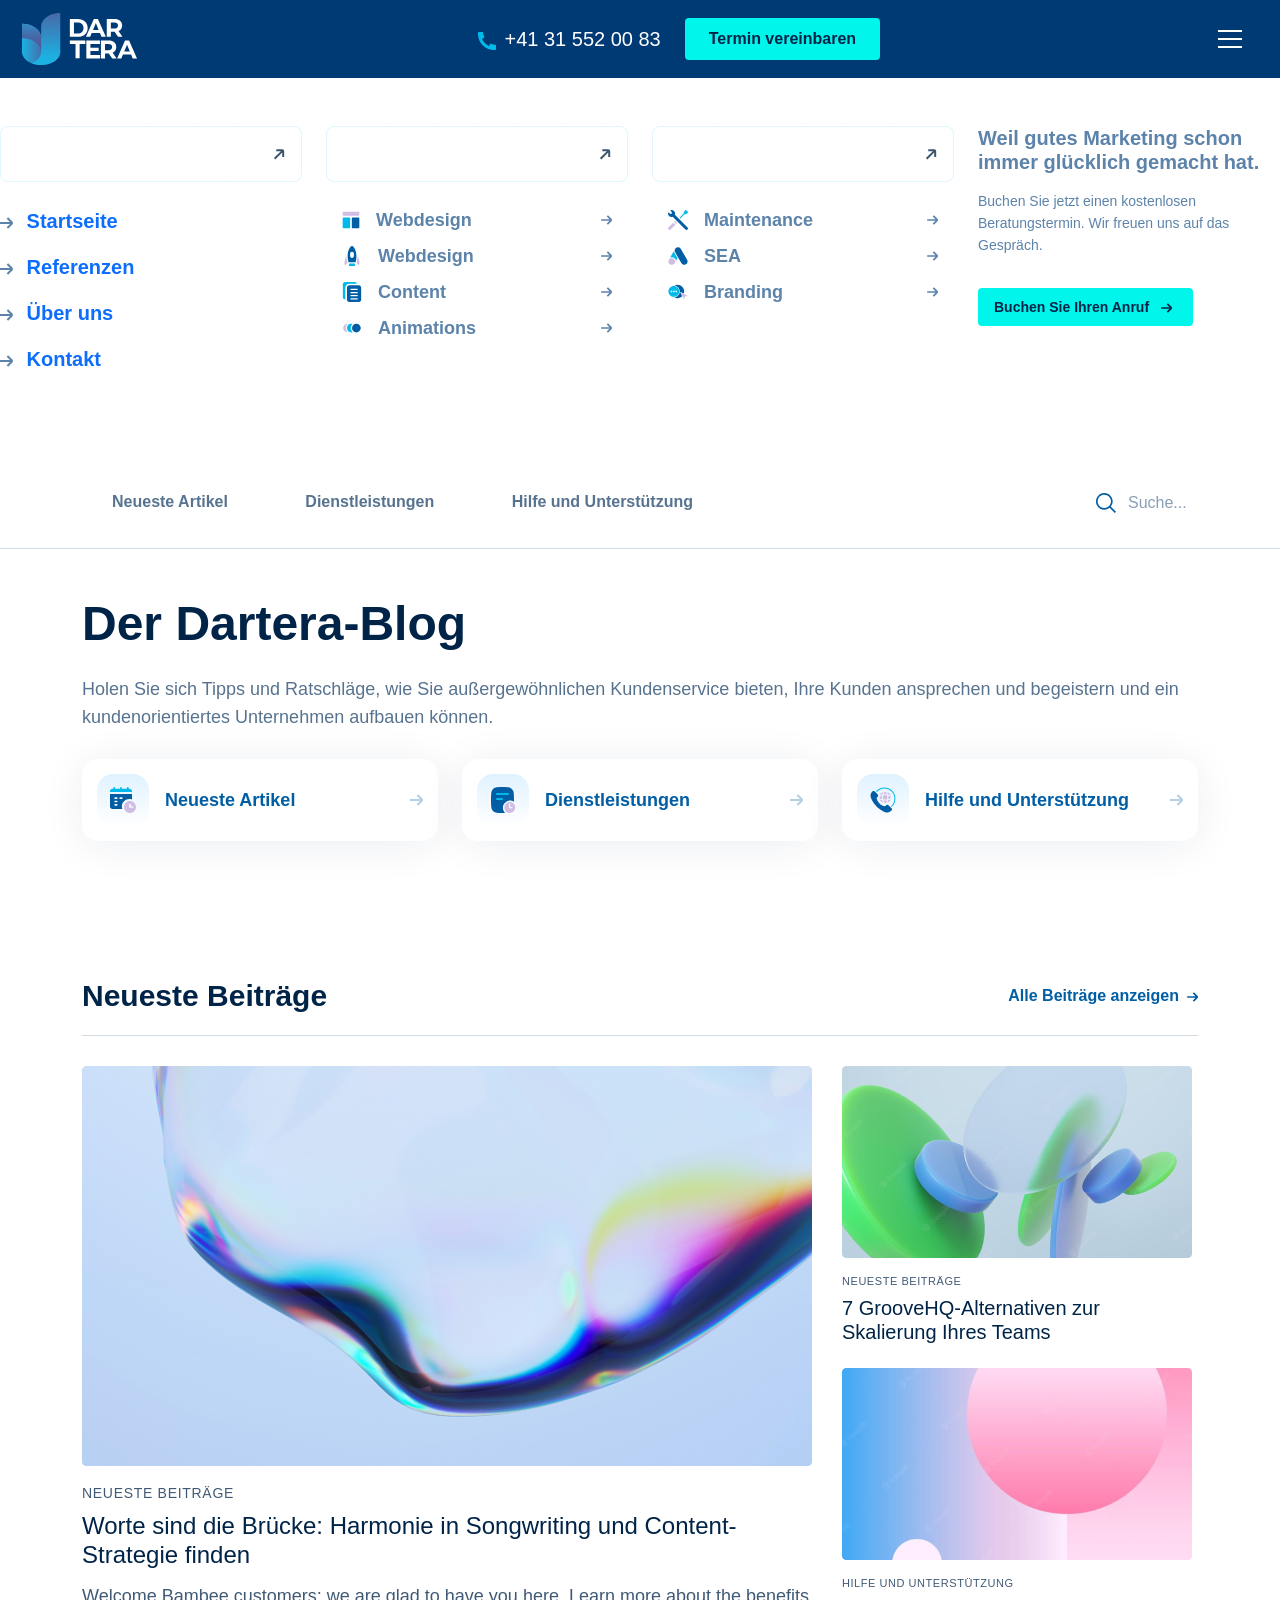
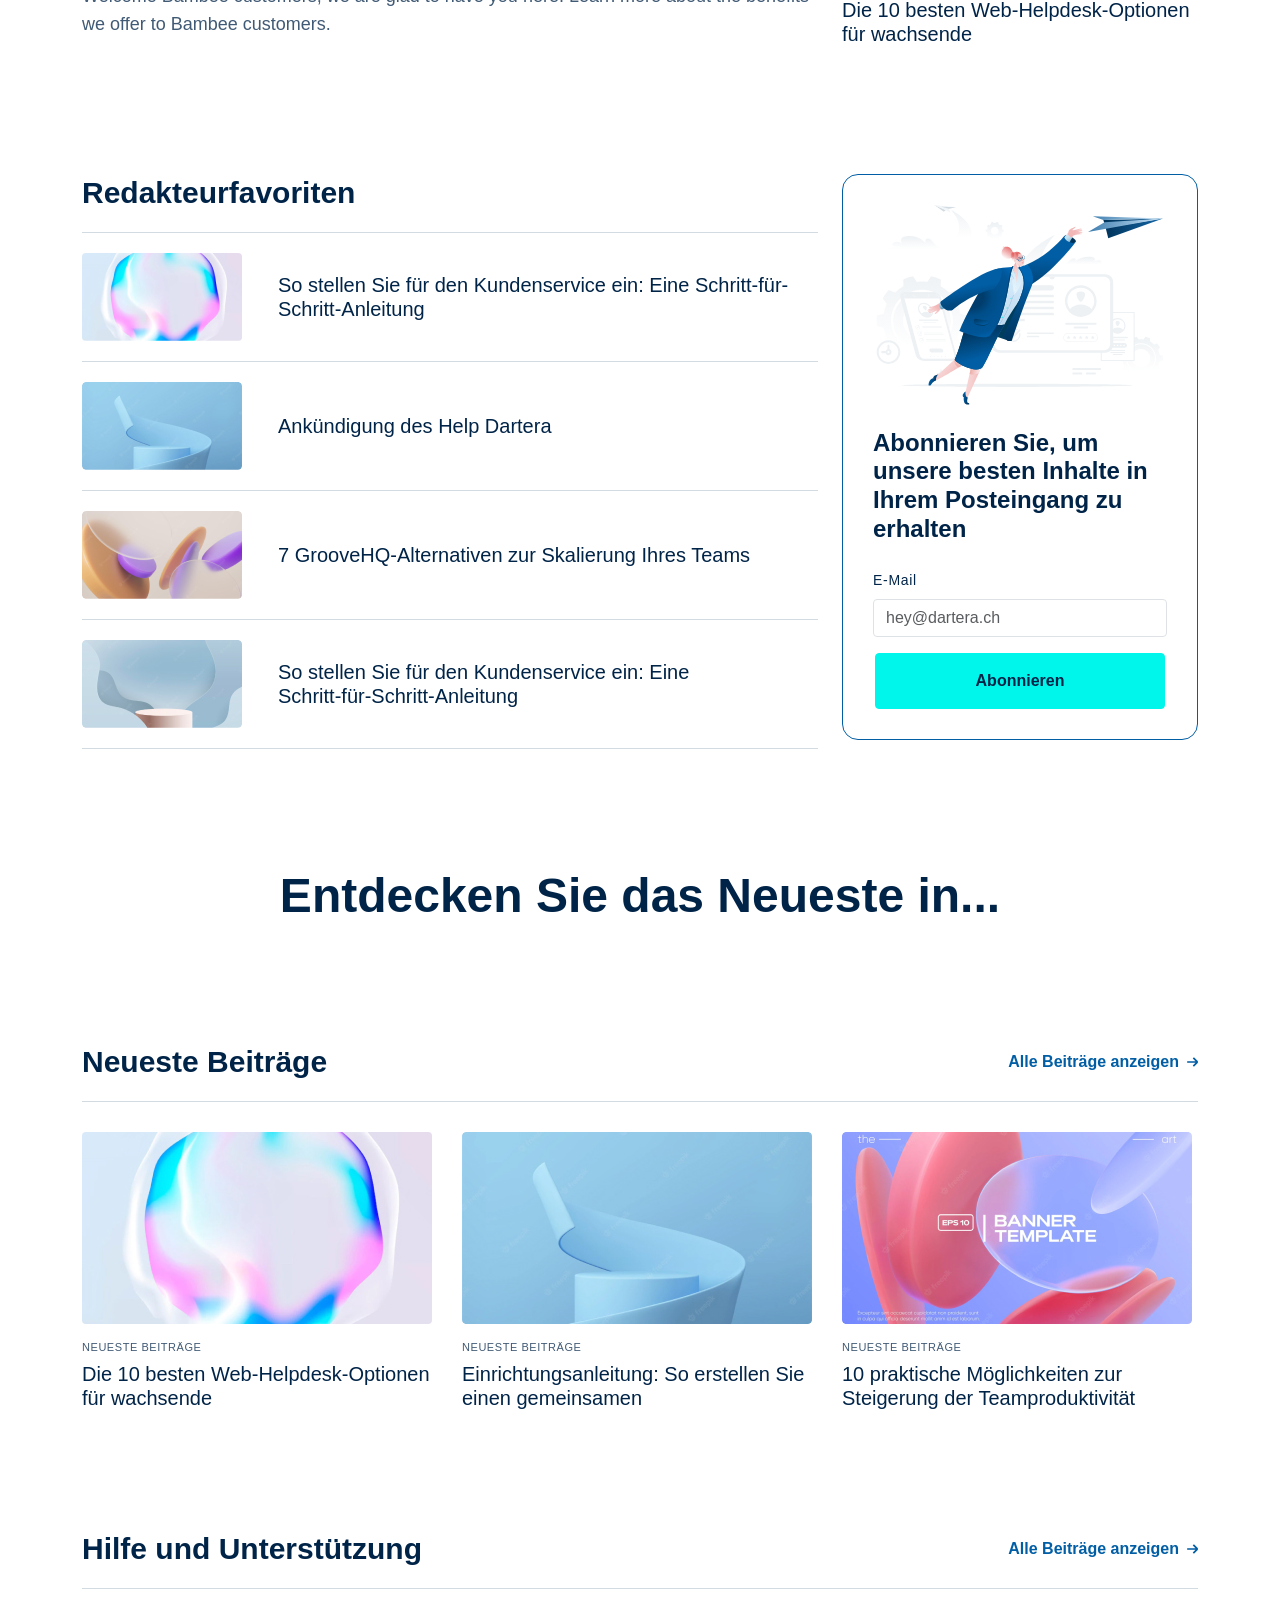
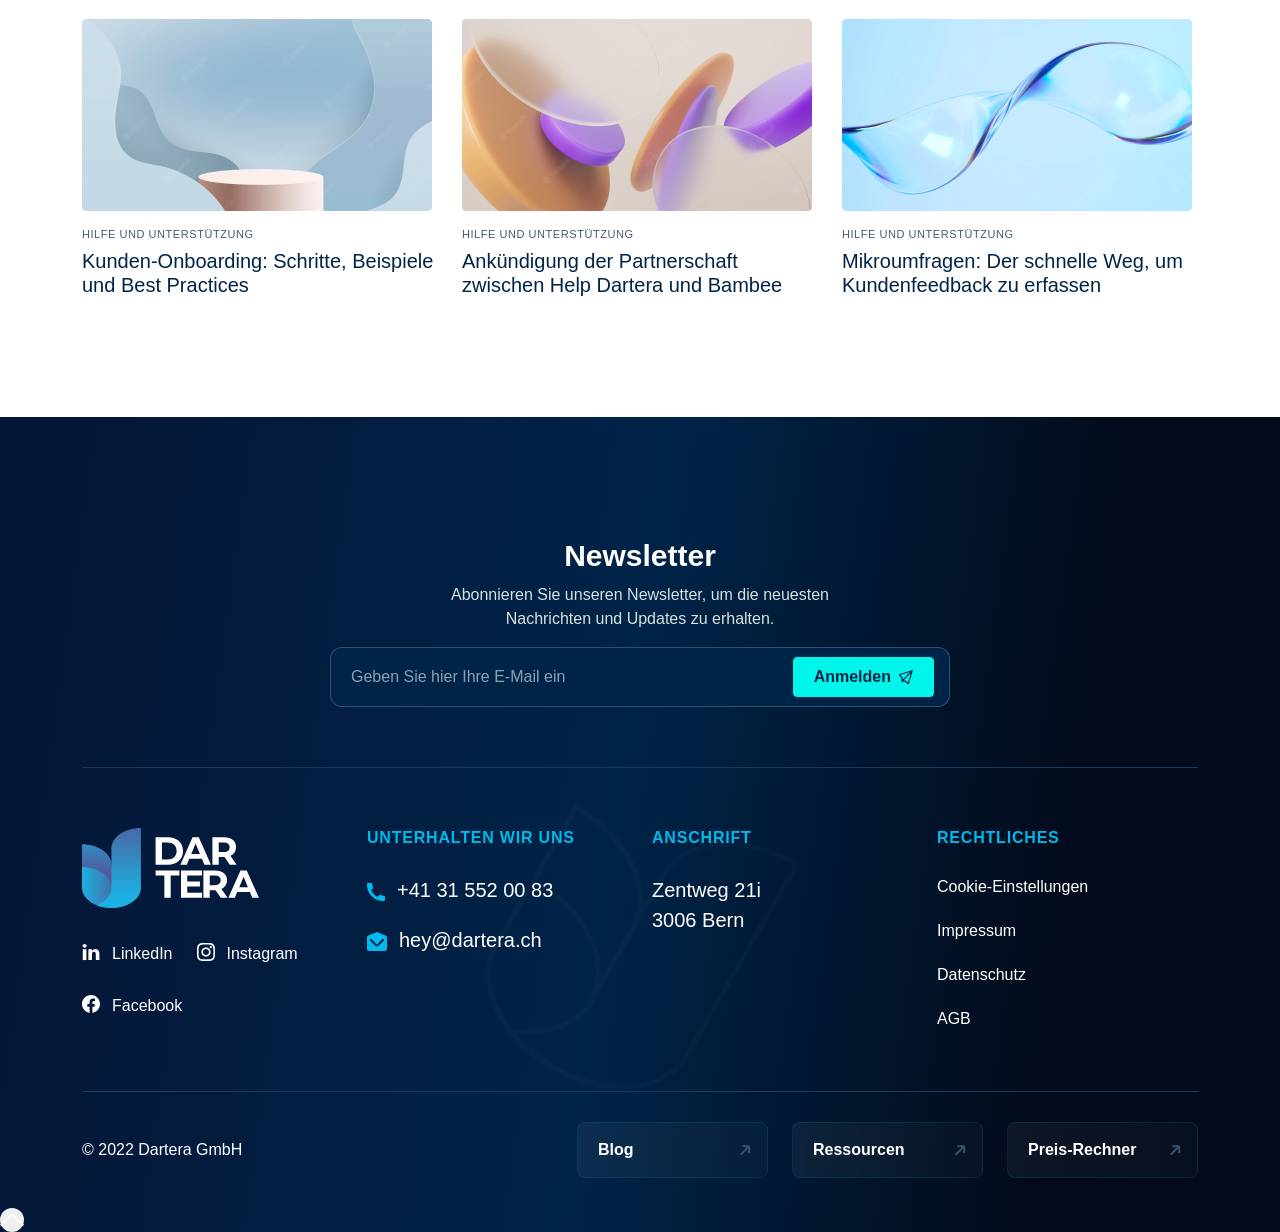
<file: blog.html>
<!DOCTYPE html>
<!--[if lt IE 7]>      <html class="no-js lt-ie9 lt-ie8 lt-ie7"> <![endif]-->
<!--[if IE 7]>         <html class="no-js lt-ie9 lt-ie8" lang="en-US"> <![endif]-->
<!--[if IE 8]>         <html class="no-js lt-ie9" lang="en-US"> <![endif]-->
<!--[if gt IE 8]><!-->
<!--<![endif]-->
<!--[if gte IE 9] <style type="text/css"> .gradient {filter: none;}</style><![endif]-->
<!--[if !IE]><html lang="en"><![endif]-->
<html lang="zxx" class="no-js">

<head>
    <meta charset="UTF-8">
    <meta http-equiv="X-UA-Compatible" content="IE=edge">
    <!-- Required meta tags for responsive -->
    <meta name="viewport" content="width=device-width, initial-scale=1, shrink-to-fit=no">
    <!-- The above 3 meta tags *must* come first in the head; any other head content must come *after* these tags -->
    <!-- Favicon and touch icons -->
    <link rel="icon" type="image/png" sizes="16x16" href="assets/img/favicon/favicoon.svg">
    <meta name="misapplication-TileColor" content="#ffffff">
    <meta name="theme-color" content="#ffffff">
    <!-- Twitter Card data -->
    <meta name="twitter:card" content="">
    <meta name="twitter:site" content="@twitter_username">
    <meta name="twitter:title" content="">
    <meta name="twitter:description" content="">
    <meta name="twitter:image" content="">
    <!-- Open Graph data -->
    <meta property="og:title" content="">
    <meta property="og:type" content="article">
    <meta property="og:url" content="">
    <meta property="og:image" content="">
    <meta property="og:description" content="">
    <meta property="og:site_name" content="R">
    <meta property="fb:admins" content="Facebook numeric ID">
    <!-- gmail verification -->
    <meta name="google-site-verification" content="">
    <!-- Website title -->
    <title>Blog</title>
    <link rel="stylesheet" href="assets/css/nioicon.css">
    <link rel="stylesheet" href="assets/css/animate.css">
    <!-- Local server Bootstrap CSS -->
    <!-- <link rel="stylesheet" href="assets/css/bootstrap.min.css"> -->

    <!-- CDN Bootstrap CSS -->
    <link rel="stylesheet" href="https://cdn.jsdelivr.net/npm/bootstrap@5.2.2/dist/css/bootstrap.min.css">
    <link rel="stylesheet" href="https://cdnjs.cloudflare.com/ajax/libs/OwlCarousel2/2.3.4/assets/owl.carousel.min.css">
    <link rel="stylesheet"
        href="https://cdnjs.cloudflare.com/ajax/libs/OwlCarousel2/2.3.4/assets/owl.theme.default.min.css">
    <!-- Main CSS -->
    <link rel="stylesheet" type="text/css" href="assets/css/style.css">
    <!-- jQuery (necessary for jQuery plugins) -->
    <script src="assets/js/jquery-3.6.1.min.js"></script>
</head>

<body>
    <!-- Main Coding Start Here -->

    <!-- header -/Start -->
    <header id="header">
        <!-- navbar -/Start -->
        <div class="header">
            <div class="container-fluid p-0">
                <nav class="menu-area navbar py-0 navbar-expand-xxl py-2">
                    <div class="container-fluid">
                        <a href="index.html" class="navbar-brand theme-logo">
                            <img src="assets/img/logo.svg" alt="logo" class="img-fluid">
                        </a>

                        <div class="d-xxl-none d-flex align-items-center gap-4 contactInfo px-4">
                            <a href="+41315520083" class=" text-decoration-none phone text-white fs-5">
                                <span><img src="assets/img/call.svg" class="img-fluid" alt="call"></span>
                                +41 31 552 00 83
                            </a>
                            <button type="button" class="nav-btn px-4 border-0 fs-6 fw-semi-bold text-gray_1">
                                Termin vereinbaren
                            </button>
                        </div>


                        <button class="navbar-toggler border-0" type="button" data-bs-toggle="collapse"
                            data-bs-target="#nav-toggle" aria-controls="nav-toggle" aria-expanded="false"
                            aria-label="Toggle navigation">
                            <span><img src="assets/img/menu.png" class="img-fluid" alt=""></span>
                        </button>



                        <div class="collapse navbar-collapse" id="nav-toggle">
                            <ul class="menu navbar-nav mx-auto mb-2 mb-lg-0">
                                <li class="nav-item">
                                    <a class="nav-link active py-4 px-0 mx-3 active fs-14 fw-bold text-uppercase"
                                        aria-current="page" href="index.html">Startseite</a>
                                </li>
                                <li class="nav-item dropdown">
                                    <a class="nav-link text-light_white py-4 px-0 mx-3 dropdown-toggle fs-14 fw-bold text-uppercase"
                                        href="#" role="button" data-bs-toggle="dropdown" aria-expanded="false">
                                        Leistungen
                                    </a>
                                    <div
                                        class="dropdown-menu mega-menu dropdown-menu-end fade-down bg-white box-shadow radius-8">
                                        <div class="dropdown-shape">
                                            <img src="assets/img/dropdown-shape.png " class="img-fluid" alt="">
                                        </div>
                                        <div class="row gx-2">
                                            <div class="col-xl-6">
                                                <a href="#"
                                                    class="nav-dropdown-item d-flex align-items-start gap-2 justify-content-between mb-3">
                                                    <div class="sidebar-left d-flex align-items-center gap-3">
                                                        <img src="assets/img/dropdown-logo1.png"
                                                            class="img-fluid dropdown-logo d-flex align-items-center justify-content-center"
                                                            alt="sidebarlogo">
                                                        <div>
                                                            <h5 class="fs-6 fw-bold text-indigo_dye">Webdesign</h5>
                                                            <p class="pb-0 text-gray_3 fs-12 mb-0 short-text">
                                                                Unvergessliche User Experience bieten</p>
                                                        </div>

                                                    </div>
                                                    <div class="">
                                                        <svg class="me-2 mt-2" width="11" height="10" viewBox="0 0 11 10"
                                                            fill="none" xmlns="http://www.w3.org/2000/svg">
                                                            <path
                                                                d="M10.5117 3.82164L6.93425 0.244141L5.75591 1.42247L8.50008 4.16664H0.166748V5.83331H8.50008L5.75591 8.57747L6.93425 9.75581L10.5117 6.17831C10.8242 5.86576 10.9997 5.44191 10.9997 4.99997C10.9997 4.55803 10.8242 4.13419 10.5117 3.82164V3.82164Z"
                                                                fill="white" />
                                                        </svg>
                                                    </div>
                                                </a>
                                            </div>
                                            <div class="col-xl-6">
                                                <a href="#"
                                                    class="nav-dropdown-item d-flex align-items-start gap-2 justify-content-between mb-3">
                                                    <div class="sidebar-left d-flex align-items-center gap-3">
                                                        <img src="assets/img/dropdown-logo6.png"
                                                            class="img-fluid dropdown-logo d-flex align-items-center justify-content-center"
                                                            alt="sidebarlogo">
                                                        <div>
                                                            <h5 class="fs-6 fw-bold text-indigo_dye">Maintenance</h5>
                                                            <p class="pb-0 text-gray_3 fs-12 mb-0 short-text">Unterhalt,
                                                                damit Ihre Website läuft</p>
                                                        </div>

                                                    </div>
                                                    <div class="">
                                                        <svg class="me-2 mt-2" width="11" height="10" viewBox="0 0 11 10"
                                                            fill="none" xmlns="http://www.w3.org/2000/svg">
                                                            <path
                                                                d="M10.5117 3.82164L6.93425 0.244141L5.75591 1.42247L8.50008 4.16664H0.166748V5.83331H8.50008L5.75591 8.57747L6.93425 9.75581L10.5117 6.17831C10.8242 5.86576 10.9997 5.44191 10.9997 4.99997C10.9997 4.55803 10.8242 4.13419 10.5117 3.82164V3.82164Z"
                                                                fill="white" />
                                                        </svg>
                                                    </div>
                                                </a>
                                            </div>
                                            <div class="col-xl-6">
                                                <a href="#"
                                                    class="nav-dropdown-item d-flex align-items-start gap-2 justify-content-between mb-3">
                                                    <div class="sidebar-left d-flex align-items-center gap-3">
                                                        <img src="assets/img/dropdown-logo2.png"
                                                            class="img-fluid dropdown-logo d-flex align-items-center justify-content-center"
                                                            alt="sidebarlogo">
                                                        <div>
                                                            <h5 class="fs-6 fw-bold text-indigo_dye">SEO</h5>
                                                            <p class="pb-0 text-gray_3 fs-12 mb-0 short-text">Mit
                                                                Relevanz gefunden werden</p>
                                                        </div>

                                                    </div>
                                                    <div class="">
                                                        <svg class="me-2 mt-2" width="11" height="10" viewBox="0 0 11 10"
                                                            fill="none" xmlns="http://www.w3.org/2000/svg">
                                                            <path
                                                                d="M10.5117 3.82164L6.93425 0.244141L5.75591 1.42247L8.50008 4.16664H0.166748V5.83331H8.50008L5.75591 8.57747L6.93425 9.75581L10.5117 6.17831C10.8242 5.86576 10.9997 5.44191 10.9997 4.99997C10.9997 4.55803 10.8242 4.13419 10.5117 3.82164V3.82164Z"
                                                                fill="white" />
                                                        </svg>
                                                    </div>
                                                </a>
                                            </div>
                                            <div class="col-xl-6">
                                                <a href="#"
                                                    class="nav-dropdown-item d-flex align-items-start gap-2 justify-content-between mb-3">
                                                    <div class="sidebar-left d-flex align-items-center gap-3">
                                                        <img src="assets/img/dropdown-logo7.png"
                                                            class="img-fluid dropdown-logo d-flex align-items-center justify-content-center"
                                                            alt="sidebarlogo">
                                                        <div>
                                                            <h5 class="fs-6 fw-bold text-indigo_dye">SEA</h5>
                                                            <p class="pb-0 text-gray_3 fs-12 mb-0 short-text">Google Ads
                                                                Werbung für sofortige Wirkung</p>
                                                        </div>

                                                    </div>
                                                    <div class="">
                                                        <svg class="me-2 mt-2" width="11" height="10" viewBox="0 0 11 10"
                                                            fill="none" xmlns="http://www.w3.org/2000/svg">
                                                            <path
                                                                d="M10.5117 3.82164L6.93425 0.244141L5.75591 1.42247L8.50008 4.16664H0.166748V5.83331H8.50008L5.75591 8.57747L6.93425 9.75581L10.5117 6.17831C10.8242 5.86576 10.9997 5.44191 10.9997 4.99997C10.9997 4.55803 10.8242 4.13419 10.5117 3.82164V3.82164Z"
                                                                fill="white" />
                                                        </svg>
                                                    </div>
                                                </a>
                                            </div>
                                            <div class="col-xl-6">
                                                <a href="#"
                                                    class="nav-dropdown-item d-flex align-items-start gap-2 justify-content-between mb-3">
                                                    <div class="sidebar-left d-flex align-items-center gap-3">
                                                        <img src="assets/img/dropdown-logo3.png"
                                                            class="img-fluid dropdown-logo d-flex align-items-center justify-content-center"
                                                            alt="sidebarlogo">
                                                        <div>
                                                            <h5 class="fs-6 fw-bold text-indigo_dye">Content</h5>
                                                            <p class="pb-0 text-gray_3 fs-12 mb-0 short-text">
                                                                SEO-Content, der verkauft</p>
                                                        </div>

                                                    </div>
                                                    <div class="">
                                                        <svg class="me-2 mt-2" width="11" height="10" viewBox="0 0 11 10"
                                                            fill="none" xmlns="http://www.w3.org/2000/svg">
                                                            <path
                                                                d="M10.5117 3.82164L6.93425 0.244141L5.75591 1.42247L8.50008 4.16664H0.166748V5.83331H8.50008L5.75591 8.57747L6.93425 9.75581L10.5117 6.17831C10.8242 5.86576 10.9997 5.44191 10.9997 4.99997C10.9997 4.55803 10.8242 4.13419 10.5117 3.82164V3.82164Z"
                                                                fill="white" />
                                                        </svg>
                                                    </div>
                                                </a>
                                            </div>
                                            <div class="col-xl-6">
                                                <a href="#"
                                                    class="nav-dropdown-item d-flex align-items-start gap-2 justify-content-between mb-3">
                                                    <div class="sidebar-left d-flex align-items-center gap-3">
                                                        <img src="assets/img/dropdown-logo8.png"
                                                            class="img-fluid dropdown-logo d-flex align-items-center justify-content-center"
                                                            alt="sidebarlogo">
                                                        <div>
                                                            <h5 class="fs-6 fw-bold text-indigo_dye">Branding</h5>
                                                            <p class="pb-0 text-gray_3 fs-12 mb-0 short-text">
                                                                Wiedererkennungswert für Ihre Firma</p>
                                                        </div>

                                                    </div>
                                                    <div class="">
                                                        <svg class="me-2 mt-2" width="11" height="10" viewBox="0 0 11 10"
                                                            fill="none" xmlns="http://www.w3.org/2000/svg">
                                                            <path
                                                                d="M10.5117 3.82164L6.93425 0.244141L5.75591 1.42247L8.50008 4.16664H0.166748V5.83331H8.50008L5.75591 8.57747L6.93425 9.75581L10.5117 6.17831C10.8242 5.86576 10.9997 5.44191 10.9997 4.99997C10.9997 4.55803 10.8242 4.13419 10.5117 3.82164V3.82164Z"
                                                                fill="white" />
                                                        </svg>
                                                    </div>
                                                </a>
                                            </div>
                                            <div class="col-xl-6">
                                                <a href="#"
                                                    class="nav-dropdown-item d-flex align-items-start gap-2 justify-content-between mb-3">
                                                    <div class="sidebar-left d-flex align-items-center gap-3">
                                                        <img src="assets/img/dropdown-logo4.png"
                                                            class="img-fluid dropdown-logo d-flex align-items-center justify-content-center"
                                                            alt="sidebarlogo">
                                                        <div>
                                                            <h5 class="fs-6 fw-bold text-indigo_dye">Animations</h5>
                                                            <p class="pb-0 text-gray_3 fs-12 mb-0 short-text">Wir
                                                                bringen Bewegung auf Ihre Website</p>
                                                        </div>

                                                    </div>
                                                    <div class="">
                                                        <svg class="me-2 mt-2" width="11" height="10" viewBox="0 0 11 10"
                                                            fill="none" xmlns="http://www.w3.org/2000/svg">
                                                            <path
                                                                d="M10.5117 3.82164L6.93425 0.244141L5.75591 1.42247L8.50008 4.16664H0.166748V5.83331H8.50008L5.75591 8.57747L6.93425 9.75581L10.5117 6.17831C10.8242 5.86576 10.9997 5.44191 10.9997 4.99997C10.9997 4.55803 10.8242 4.13419 10.5117 3.82164V3.82164Z"
                                                                fill="white" />
                                                        </svg>
                                                    </div>
                                                </a>
                                            </div>
                                        </div>
                                    </div>
                                </li>
                                <li class="nav-item">
                                    <a class="nav-link text-light_white py-4 px-0 mx-3 fs-14 fw-bold text-uppercase"
                                        href="referenzen.html">Referenzen</a>
                                </li>
                                <li class="nav-item">
                                    <a class="nav-link text-light_white py-4 px-0 mx-3 fs-14 fw-bold text-uppercase"
                                        href="#">Über
                                        uns</a>
                                </li>
                                <li class="nav-item">
                                    <a class="nav-link text-light_white py-4 px-0 mx-3 fs-14 fw-bold text-uppercase"
                                        href="#">Kontakt</a>
                                </li>
                            </ul>


                            <div class="nav-right d-flex align-items-center">
                                <div class="nav-item dropdown language pe-2">
                                    <a class="nav-link text-light_white py-4 px-0 mx-3 dropdown-toggle fs-14 fw-bold text-uppercase"
                                        href="#" role="button" data-bs-toggle="dropdown" aria-expanded="false">
                                        German
                                    </a>
                                    <ul class="dropdown-menu dropdown-menu-end fade-down">
                                        <li>
                                            <a class="dropdown-item text-light_white fs-14 fw-bold text-uppercase" href="#">
                                                Action
                                            </a>
                                        </li>
                                        <li>
                                            <a class="dropdown-item text-light_white fs-14 fw-bold text-uppercase" href="#">
                                                Another action
                                            </a>
                                        </li>
                                        <li>
                                            <a class="dropdown-item text-light_white fs-14 fw-bold text-uppercase" href="#">
                                                Something else here
                                            </a>
                                        </li>
                                    </ul>
                                </div>
                                <div class="d-xxl-flex d-none align-items-center gap-4 contactInfo px-4">
                                    <a href="+41315520083" class=" text-decoration-none phone text-white fs-5">
                                        <span><img src="assets/img/call.svg" class="img-fluid" alt="call"></span>
                                        +41 31 552 00 83
                                    </a>
                                    <button type="button" class="nav-btn px-4 border-0 fs-6 fw-semi-bold text-gray_1">
                                        Termin vereinbaren
                                    </button>
                                </div>
                                <div class="sidebar">
                                    <!-- <img src="assets/img/humbarger.svg" class="img-fluid" alt="sidebar"> -->

                                    <!-- <svg width="24" height="18" viewBox="0 0 24 18" fill="none"
                                                xmlns="http://www.w3.org/2000/svg">
                                                <rect x="12" width="12" height="2" fill="#00BAEB" />
                                                <rect x="12" y="16" width="12" height="2" fill="#00BAEB" />
                                                <rect x="0" y="8" width="24" height="2" fill="#00BAEB" />
                                            </svg> -->

                                    <svg class="sidebarToggle d-block" width="24" height="24" viewBox="0 0 24 24"
                                        fill="none" xmlns="http://www.w3.org/2000/svg">
                                        <rect x="12" y="3" width="24" height="2" fill="#00BAEB" />
                                        <rect x="12" y="19" width="24" height="2" fill="#00BAEB" />
                                        <rect x="0" y="11" width="24" height="2" fill="#00BAEB" />
                                    </svg>



                                    <svg class="sidebarClose d-none" width="22" height="20" viewBox="0 0 22 20" fill="none"
                                        xmlns="http://www.w3.org/2000/svg">
                                        <rect x="0.804688" y="17.7783" width="24" height="2"
                                            transform="rotate(-45 0.804688 17.7783)" fill="#00BAEB" />
                                        <rect x="2.21875" y="0.807617" width="24" height="2"
                                            transform="rotate(45 2.21875 0.807617)" fill="#00BAEB" />
                                    </svg>


                                </div>
                            </div>
                        </div>
                    </div>
                </nav>
            </div>
        </div>
        <!-- navbar -/End -->
    </header>
    <!--/ header -/End -->


    <!-- Dropdown -/start -->
    <div class="nav-dropdown py-5">
        <div class="row">
            <div class="col-sm-6 col-md-4 col-lg-3">
                <div class="footer-common-btn mb-4">
                    <a href="#"
                        class="radius-8 text-white text-decoration-none w-100 d-flex align-items-center justify-content-between">
                        <span class="fw-bold ">
                            Blog
                        </span>
                        <span>
                            <svg width="12" height="11" viewBox="0 0 12 11" fill="none" xmlns="http://www.w3.org/2000/svg">
                                <path
                                    d="M9.22446 0.214993L3.28476 0.214992L3.28476 2.17137L7.84088 2.17137L0.922998 9.08926L2.30658 10.4728L9.22446 3.55495L9.22446 8.11107L11.1808 8.11107L11.1808 2.17137C11.1808 1.65253 10.9746 1.15496 10.6077 0.78809C10.2409 0.421214 9.7433 0.215072 9.22446 0.214993V0.214993Z"
                                    fill="#385470" />
                            </svg>
                        </span>
                    </a>
                </div>
                <div>
                    <a class="sidebar-drop-item transition-02 fs-5 mb-3 d-block fw-bold text-decoration-none">
                        <svg class="me-2" width="13" height="12" viewBox="0 0 13 12" fill="none"
                            xmlns="http://www.w3.org/2000/svg">
                            <path
                                d="M12.414 4.58597L8.121 0.292969L6.707 1.70697L10 4.99997H0V6.99997H10L6.707 10.293L8.121 11.707L12.414 7.41397C12.7889 7.03891 12.9996 6.5303 12.9996 5.99997C12.9996 5.46964 12.7889 4.96102 12.414 4.58597Z"
                                fill="#5C83AA" />
                        </svg>
                        <span>Startseite</span>

                    </a>
                </div>
                <div>
                    <a class="sidebar-drop-item transition-02 fs-5 mb-3 d-block fw-bold text-decoration-none">
                        <svg class="me-2" width="13" height="12" viewBox="0 0 13 12" fill="none"
                            xmlns="http://www.w3.org/2000/svg">
                            <path
                                d="M12.414 4.58597L8.121 0.292969L6.707 1.70697L10 4.99997H0V6.99997H10L6.707 10.293L8.121 11.707L12.414 7.41397C12.7889 7.03891 12.9996 6.5303 12.9996 5.99997C12.9996 5.46964 12.7889 4.96102 12.414 4.58597Z"
                                fill="#5C83AA" />
                        </svg>
                        <span>Referenzen</span>

                    </a>
                </div>
                <div>
                    <a class="sidebar-drop-item transition-02 fs-5 mb-3 d-block fw-bold text-decoration-none">
                        <svg class="me-2" width="13" height="12" viewBox="0 0 13 12" fill="none"
                            xmlns="http://www.w3.org/2000/svg">
                            <path
                                d="M12.414 4.58597L8.121 0.292969L6.707 1.70697L10 4.99997H0V6.99997H10L6.707 10.293L8.121 11.707L12.414 7.41397C12.7889 7.03891 12.9996 6.5303 12.9996 5.99997C12.9996 5.46964 12.7889 4.96102 12.414 4.58597Z"
                                fill="#5C83AA" />
                        </svg>
                        <span>Über uns</span>

                    </a>
                </div>
                <div>
                    <a class="sidebar-drop-item transition-02 fs-5 mb-3 d-block fw-bold text-decoration-none">
                        <svg class="me-2" width="13" height="12" viewBox="0 0 13 12" fill="none"
                            xmlns="http://www.w3.org/2000/svg">
                            <path
                                d="M12.414 4.58597L8.121 0.292969L6.707 1.70697L10 4.99997H0V6.99997H10L6.707 10.293L8.121 11.707L12.414 7.41397C12.7889 7.03891 12.9996 6.5303 12.9996 5.99997C12.9996 5.46964 12.7889 4.96102 12.414 4.58597Z"
                                fill="#5C83AA" />
                        </svg>
                        <span>Kontakt</span>
                    </a>
                </div>

            </div>


            <div class="col-sm-6 col-md-4 col-lg-3">
                <div class="footer-common-btn mb-4">
                    <a href="#"
                        class="radius-8 text-white text-decoration-none w-100 d-flex align-items-center justify-content-between">
                        <span class="fw-bold ">
                            Ressourcen
                        </span>
                        <span>
                            <svg width="12" height="11" viewBox="0 0 12 11" fill="none" xmlns="http://www.w3.org/2000/svg">
                                <path
                                    d="M9.22446 0.214993L3.28476 0.214992L3.28476 2.17137L7.84088 2.17137L0.922998 9.08926L2.30658 10.4728L9.22446 3.55495L9.22446 8.11107L11.1808 8.11107L11.1808 2.17137C11.1808 1.65253 10.9746 1.15496 10.6077 0.78809C10.2409 0.421214 9.7433 0.215072 9.22446 0.214993V0.214993Z"
                                    fill="#385470" />
                            </svg>
                        </span>
                    </a>
                </div>
                <div>
                    <a href=""
                        class="text-decoration-none nav-dropdown-item d-flex radius-8 px-3 mb-2 align-items-center gap-2 justify-content-between">
                        <div class="sidebar-left d-flex align-items-center gap-3">
                            <img src="assets/img/dropdown1.svg" class="img-fluid" alt="sidebarlogo">
                            <p class="pb-0 text-info-light fs-18 fw-bold mb-0">Webdesign</p>
                        </div>
                        <svg width="11" height="10" viewBox="0 0 11 10" fill="none" xmlns="http://www.w3.org/2000/svg">
                            <path
                                d="M10.5091 3.82164L6.93156 0.244141L5.75323 1.42247L8.4974 4.16664H0.164062V5.83331H8.4974L5.75323 8.57747L6.93156 9.75581L10.5091 6.17831C10.8215 5.86576 10.997 5.44191 10.997 4.99997C10.997 4.55803 10.8215 4.13419 10.5091 3.82164V3.82164Z"
                                fill="#5C83AA" />
                        </svg>

                    </a>
                    <a href=""
                        class="text-decoration-none nav-dropdown-item d-flex radius-8 px-3 mb-2 align-items-center gap-2 justify-content-between">
                        <div class="sidebar-left d-flex align-items-center gap-3">
                            <img src="assets/img/dropdown2.svg" class="img-fluid" alt="sidebarlogo">
                            <p class="pb-0 text-info-light fs-18 fw-bold mb-0">Webdesign</p>
                        </div>
                        <svg width="11" height="10" viewBox="0 0 11 10" fill="none" xmlns="http://www.w3.org/2000/svg">
                            <path
                                d="M10.5091 3.82164L6.93156 0.244141L5.75323 1.42247L8.4974 4.16664H0.164062V5.83331H8.4974L5.75323 8.57747L6.93156 9.75581L10.5091 6.17831C10.8215 5.86576 10.997 5.44191 10.997 4.99997C10.997 4.55803 10.8215 4.13419 10.5091 3.82164V3.82164Z"
                                fill="#5C83AA" />
                        </svg>

                    </a>
                    <a href=""
                        class="text-decoration-none nav-dropdown-item d-flex radius-8 px-3 mb-2 align-items-center gap-2 justify-content-between">
                        <div class="sidebar-left d-flex align-items-center gap-3">
                            <img src="assets/img/dropdown3.svg" class="img-fluid" alt="sidebarlogo">
                            <p class="pb-0 text-info-light fs-18 fw-bold mb-0">Content</p>
                        </div>
                        <svg width="11" height="10" viewBox="0 0 11 10" fill="none" xmlns="http://www.w3.org/2000/svg">
                            <path
                                d="M10.5091 3.82164L6.93156 0.244141L5.75323 1.42247L8.4974 4.16664H0.164062V5.83331H8.4974L5.75323 8.57747L6.93156 9.75581L10.5091 6.17831C10.8215 5.86576 10.997 5.44191 10.997 4.99997C10.997 4.55803 10.8215 4.13419 10.5091 3.82164V3.82164Z"
                                fill="#5C83AA" />
                        </svg>

                    </a>
                    <a href=""
                        class="text-decoration-none nav-dropdown-item d-flex radius-8 px-3 mb-2 align-items-center gap-2 justify-content-between mb-3">
                        <div class="sidebar-left d-flex align-items-center gap-3">
                            <img src="assets/img/dropdown4.svg" class="img-fluid" alt="sidebarlogo">
                            <p class="pb-0 text-info-light fs-18 fw-bold mb-0">Animations</p>
                        </div>
                        <svg width="11" height="10" viewBox="0 0 11 10" fill="none" xmlns="http://www.w3.org/2000/svg">
                            <path
                                d="M10.5091 3.82164L6.93156 0.244141L5.75323 1.42247L8.4974 4.16664H0.164062V5.83331H8.4974L5.75323 8.57747L6.93156 9.75581L10.5091 6.17831C10.8215 5.86576 10.997 5.44191 10.997 4.99997C10.997 4.55803 10.8215 4.13419 10.5091 3.82164V3.82164Z"
                                fill="#5C83AA" />
                        </svg>

                    </a>
                </div>
            </div>

            <div class="col-sm-6 col-md-4 col-lg-3">
                <div class="footer-common-btn mb-4">
                    <a href="#"
                        class="radius-8 text-white text-decoration-none w-100 d-flex align-items-center justify-content-between">
                        <span class="fw-bold ">
                            Preis-Rechner
                        </span>
                        <span>
                            <svg width="12" height="11" viewBox="0 0 12 11" fill="none" xmlns="http://www.w3.org/2000/svg">
                                <path
                                    d="M9.22446 0.214993L3.28476 0.214992L3.28476 2.17137L7.84088 2.17137L0.922998 9.08926L2.30658 10.4728L9.22446 3.55495L9.22446 8.11107L11.1808 8.11107L11.1808 2.17137C11.1808 1.65253 10.9746 1.15496 10.6077 0.78809C10.2409 0.421214 9.7433 0.215072 9.22446 0.214993V0.214993Z"
                                    fill="#385470" />
                            </svg>
                        </span>
                    </a>
                </div>
                <div>
                    <a href=""
                        class="text-decoration-none nav-dropdown-item d-flex radius-8 px-3 mb-2 align-items-center gap-2 justify-content-between">
                        <div class="sidebar-left d-flex align-items-center gap-3">
                            <img src="assets/img/dropdown5.svg" class="img-fluid" alt="sidebarlogo">
                            <p class="pb-0 text-info-light fs-18 fw-bold mb-0">Maintenance</p>
                        </div>
                        <svg width="11" height="10" viewBox="0 0 11 10" fill="none" xmlns="http://www.w3.org/2000/svg">
                            <path
                                d="M10.5091 3.82164L6.93156 0.244141L5.75323 1.42247L8.4974 4.16664H0.164062V5.83331H8.4974L5.75323 8.57747L6.93156 9.75581L10.5091 6.17831C10.8215 5.86576 10.997 5.44191 10.997 4.99997C10.997 4.55803 10.8215 4.13419 10.5091 3.82164V3.82164Z"
                                fill="#5C83AA" />
                        </svg>

                    </a>
                    <a href=""
                        class="text-decoration-none  nav-dropdown-item d-flex radius-8 px-3 mb-2 align-items-center gap-2 justify-content-between">
                        <div class="sidebar-left d-flex align-items-center gap-3">
                            <img src="assets/img/dropdown6.svg" class="img-fluid" alt="sidebarlogo">
                            <p class="pb-0 text-info-light fs-18 fw-bold mb-0">SEA</p>
                        </div>
                        <svg width="11" height="10" viewBox="0 0 11 10" fill="none" xmlns="http://www.w3.org/2000/svg">
                            <path
                                d="M10.5091 3.82164L6.93156 0.244141L5.75323 1.42247L8.4974 4.16664H0.164062V5.83331H8.4974L5.75323 8.57747L6.93156 9.75581L10.5091 6.17831C10.8215 5.86576 10.997 5.44191 10.997 4.99997C10.997 4.55803 10.8215 4.13419 10.5091 3.82164V3.82164Z"
                                fill="#5C83AA" />
                        </svg>
                    </a>
                    <a href=""
                        class="text-decoration-none nav-dropdown-item d-flex radius-8 px-3 mb-2 align-items-center gap-2 justify-content-between">
                        <div class="sidebar-left d-flex align-items-center gap-3">
                            <img src="assets/img/dropdown7.svg" class="img-fluid" alt="sidebarlogo">
                            <p class="pb-0 text-info-light fs-18 fw-bold mb-0">Branding</p>
                        </div>
                        <svg width="11" height="10" viewBox="0 0 11 10" fill="none" xmlns="http://www.w3.org/2000/svg">
                            <path
                                d="M10.5091 3.82164L6.93156 0.244141L5.75323 1.42247L8.4974 4.16664H0.164062V5.83331H8.4974L5.75323 8.57747L6.93156 9.75581L10.5091 6.17831C10.8215 5.86576 10.997 5.44191 10.997 4.99997C10.997 4.55803 10.8215 4.13419 10.5091 3.82164V3.82164Z"
                                fill="#5C83AA" />
                        </svg>

                    </a>

                </div>
            </div>

            <div class="col-sm-6 col-md-4 col-lg-3">
                <div>
                    <h3 class=" text-info-light fs-5 fw-bold">Weil gutes Marketing schon immer glücklich gemacht hat.
                    </h3>
                    <p class="text-info-light fs-14 pt-2">Buchen Sie jetzt einen kostenlosen Beratungstermin. Wir freuen
                        uns auf das Gespräch.</p>
                    <div class="common-btn pt-3 mt-3">
                        <a href="#"
                            class=" lh-20 text-decoration-none bg-flourescent_blue radius-4 d-inline-flex align-items-center gap-2 py-2 px-3 text-gray_1 fs-14 fw-semi-bold">
                            <span>Buchen Sie Ihren Anruf</span>
                            <span>
                                <svg width="20" height="20" viewBox="0 0 20 20" fill="none"
                                    xmlns="http://www.w3.org/2000/svg">
                                    <path
                                        d="M14.5117 8.82164L10.9342 5.24414L9.75591 6.42247L12.5001 9.16664H4.16675V10.8333H12.5001L9.75591 13.5775L10.9342 14.7558L14.5117 11.1783C14.8242 10.8658 14.9997 10.4419 14.9997 9.99997C14.9997 9.55803 14.8242 9.13419 14.5117 8.82164Z"
                                        fill="#002448" />
                                </svg>
                            </span>
                        </a>
                    </div>
                </div>
            </div>
        </div>
    </div>
    <!--/ Dropdown -/End -->

    

    <!-- /Blog tab -/Start -->
    <section class="blog-header bg-white">
        <div class="container">
            <div class="row align-items-center">
                <div class="col-lg-7">
                    <div class="blog-header-tab d-flex align-items-center justify-content-between">
                        <div class="tab-item">
                            <a href="#" class="fs-6 text-gray_3 fw-semi-bold text-decoration-none transition-02 d-inline-block">
                                Neueste Artikel
                            </a>
                        </div>
                        <div class="tab-item">
                            <a href="#" class="fs-6 text-gray_3 fw-semi-bold text-decoration-none transition-02 d-inline-block">
                                Dienstleistungen
                            </a>
                        </div>
                        <div class="tab-item">
                            <a href="#" class="fs-6 text-gray_3 fw-semi-bold text-decoration-none transition-02 d-inline-block">
                                Hilfe und Unterstützung
                            </a>
                        </div>
                    </div>
                </div>
                <div class="col-lg-5">
                    <div class="d-flex align-items-center justify-content-end">
                        <form class="search-box">
                            <input type="text" id="blog-search" name="search" placeholder="Suche..." autocomplete="off" class="border-0 transition-02">
                        </form>
                    </div>
                </div>
            </div>
        </div>
        <div class="border-1px"></div>
    </section>
    <!-- /Blog tab -/End -->

    
    <!-- /Blog header -/Start -->
    <section class="pt-2 section-padding bg-white">
        <div class="container">
            <div class="blog-header">
                <h2 class="fs-48 text-gray_1 fw-bold mb-4">
                    Der Dartera-Blog
                </h2>
                <p class="fs-18 text-gray_3 mb-2">
                    Holen Sie sich Tipps und Ratschläge, wie Sie außergewöhnlichen Kundenservice bieten, Ihre Kunden ansprechen und begeistern und ein kundenorientiertes Unternehmen aufbauen können.
                </p>
            </div>
            <div class="row">
                <div class="col-lg-4">
                    <div class="nav-sidebar-item d-flex align-items-center gap-2 justify-content-between mb-3">
                        <div class="sidebar-left d-flex align-items-center gap-3">
                            <img src="assets/img/calendar-icon-bg.svg" class="img-fluid" alt="sidebarlogo" />
                            <p class="pb-0 text-lapis_lazuli fs-18 fw-bold mb-0">
                                Neueste Artikel
                            </p>
                        </div>
                        <svg width="13" height="12" viewBox="0 0 13 12" fill="none" xmlns="http://www.w3.org/2000/svg">
                            <path
                                d="M12.4142 4.58597L8.12115 0.292969L6.70715 1.70697L10.0002 4.99997H0.000152588V6.99997H10.0002L6.70715 10.293L8.12115 11.707L12.4142 7.41397C12.7891 7.03891 12.9997 6.5303 12.9997 5.99997C12.9997 5.46964 12.7891 4.96102 12.4142 4.58597V4.58597Z"
                                fill="#B3CFE4" />
                        </svg>
                    </div>
                </div>
                <div class="col-lg-4">
                    <div class="nav-sidebar-item d-flex align-items-center gap-2 justify-content-between mb-3">
                        <div class="sidebar-left d-flex align-items-center gap-3">
                            <img src="assets/img/services-icon-bg.svg" class="img-fluid" alt="sidebarlogo" />
                            <p class="pb-0 text-lapis_lazuli fs-18 fw-bold mb-0">
                                Dienstleistungen
                            </p>
                        </div>
                        <svg width="13" height="12" viewBox="0 0 13 12" fill="none" xmlns="http://www.w3.org/2000/svg">
                            <path
                                d="M12.4142 4.58597L8.12115 0.292969L6.70715 1.70697L10.0002 4.99997H0.000152588V6.99997H10.0002L6.70715 10.293L8.12115 11.707L12.4142 7.41397C12.7891 7.03891 12.9997 6.5303 12.9997 5.99997C12.9997 5.46964 12.7891 4.96102 12.4142 4.58597V4.58597Z"
                                fill="#B3CFE4" />
                        </svg>
                    </div>
                </div>
                <div class="col-lg-4">
                    <div class="nav-sidebar-item d-flex align-items-center gap-2 justify-content-between mb-3">
                        <div class="sidebar-left d-flex align-items-center gap-3">
                            <img src="assets/img/call-iocn-bg.svg" class="img-fluid" alt="sidebarlogo" />
                            <p class="pb-0 text-lapis_lazuli fs-18 fw-bold mb-0">
                                Hilfe und Unterstützung
                            </p>
                        </div>
                        <svg width="13" height="12" viewBox="0 0 13 12" fill="none" xmlns="http://www.w3.org/2000/svg">
                            <path
                                d="M12.4142 4.58597L8.12115 0.292969L6.70715 1.70697L10.0002 4.99997H0.000152588V6.99997H10.0002L6.70715 10.293L8.12115 11.707L12.4142 7.41397C12.7891 7.03891 12.9997 6.5303 12.9997 5.99997C12.9997 5.46964 12.7891 4.96102 12.4142 4.58597V4.58597Z"
                                fill="#B3CFE4" />
                        </svg>
                    </div>
                </div>
            </div>
        </div>
    </section>
    <!-- /Blog header -/End -->


    <!-- /Blog cart -/Start -->
    <section class="blog-cart bg-white">
        <div class="container">
            <div class="blogCart-section-title d-flex align-items-center justify-content-between">
                <h4 class="fs-30 fw-bold text-gray_1 mb-0">
                    Neueste Beiträge
                </h4>
                <a href="#" class="text-decoration-none fw-semi-bold text-lapis_lazuli text-hover d-flex align-items-center gap-2 transition-02">
                    Alle Beiträge anzeigen
                    <span>
                        <svg width="11" height="10" viewBox="0 0 11 10" fill="none" xmlns="http://www.w3.org/2000/svg">
                            <path d="M10.5091 3.82164L6.93156 0.244141L5.75323 1.42247L8.4974 4.16664H0.164062V5.83331H8.4974L5.75323 8.57747L6.93156 9.75581L10.5091 6.17831C10.8215 5.86576 10.997 5.44191 10.997 4.99997C10.997 4.55803 10.8215 4.13419 10.5091 3.82164Z" fill="#015EA5"/>
                            </svg>
                            
                    </span>
                </a>
            </div>
            <div class="border-1px mb-30"></div>
            <div class="row">
                <div class="col-md-8">
                    <div class="blog-cart-item">
                        <div class="pb-3">
                            <a href="#">
                                <img src="assets/img/blog-featured-img-1.jpg" alt="Featured Image" class="img-fluid radius-4">
                            </a>
                        </div>
                        <p class="fs-14 text-gray_2 lt-space-05 fw-medium mb-2 text-uppercase">
                            Neueste Beiträge
                        </p>
                        <a href="#" class=" text-decoration-none text-hover">
                            <h3 class="text-gray_1 fs-4 fw-medium mb-2">
                                Worte sind die Brücke: Harmonie in Songwriting und Content-Strategie finden
                            </h3>
                        </a>
                        <p class="fs-18 text-gray_2 pb-0 pt-1">
                            Welcome Bambee customers; we are glad to have you here. Learn more about the benefits we offer to Bambee customers.
                        </p>
                    </div>
                </div>
                <div class="col-md-4">
                    <div class="blog-cart-item pb-4">
                        <div class="pb-3">
                            <a href="#">
                                <img src="assets/img/blog-featured-img-2.jpg" alt="Featured Image" class="img-fluid radius-4">
                            </a>
                        </div>
                        <p class="fs-11 text-gray_2 lt-space-05 fw-medium mb-2 text-uppercase">
                            Neueste Beiträge
                        </p>
                        <a href="#" class=" text-decoration-none text-hover">
                            <h3 class="text-gray_1 fs-5 fw-medium mb-0">
                                7 GrooveHQ-Alternativen zur Skalierung Ihres Teams
                            </h3>
                        </a>
                    </div>

                    <div class="blog-cart-item">
                        <div class="pb-3">
                            <a href="#">
                                <img src="assets/img/blog-featured-img-3.jpg" alt="Featured Image" class="img-fluid radius-4">
                            </a>
                        </div>
                        <p class="fs-11 text-gray_2 lt-space-05 fw-medium mb-2 text-uppercase">
                            Hilfe und Unterstützung
                        </p>
                        <a href="#" class=" text-decoration-none text-hover">
                            <h3 class="text-gray_1 fs-5 fw-medium mb-0">
                                Die 10 besten Web-Helpdesk-Optionen für wachsende
                            </h3>
                        </a>
                    </div>
                </div>
            </div>
        </div>
    </section>
    <!-- /Blog cart -/End -->


    <!-- /Blog list -/Start -->
    <section class="blog-list section-padding bg-white">
        <div class="container">
            <div class="row">
                <div class="col-lg-8">
                    <div class="blogCart-section-title">
                        <h4 class="fs-30 fw-bold text-gray_1 mb-0">
                            Redakteurfavoriten
                        </h4>
                    </div>

                    <div class="container">
                        <div class="row align-items-center blog-list-item">
                            <div class="col-md-3 px-0">
                                <a href="#">
                                    <img src="assets/img/blog-featured-img-4.jpg" alt="Featured Image" class="img-fluid radius-4">
                                </a>
                            </div>
                            <div class="col-md-9">
                                <a href="#" class="text-decoration-none text-hover">
                                    <h3 class="text-gray_1 fs-5 fw-medium mb-0">
                                        So stellen Sie für den Kundenservice ein: Eine Schritt-für-Schritt-Anleitung
                                    </h3>
                                </a>
                            </div>
                        </div>
                        
                        <div class="row align-items-center blog-list-item">
                            <div class="col-md-3 px-0">
                                    <a href="#">
                                        <img src="assets/img/blog-featured-img-5.jpg" alt="Featured Image" class="img-fluid radius-4">
                                    </a>
                            </div>
                            <div class="col-md-9">
                                <a href="#" class=" text-decoration-none text-hover">
                                    <h3 class="text-gray_1 fs-5 fw-medium mb-0">
                                        Ankündigung des Help Dartera
                                    </h3>
                                </a>
                            </div>
                        </div>
    
                        <div class="row align-items-center blog-list-item">
                            <div class="col-md-3 px-0">
                                <a href="#">
                                    <img src="assets/img/blog-featured-img-6.jpg" alt="Featured Image" class="img-fluid radius-4">
                                </a>
                            </div>
                            <div class="col-md-9">
                                <a href="#" class=" text-decoration-none text-hover">
                                    <h3 class="text-gray_1 fs-5 fw-medium mb-0">
                                        7 GrooveHQ-Alternativen zur Skalierung Ihres Teams
                                    </h3>
                                </a>
                            </div>
                        </div>
    
                        <div class="row align-items-center blog-list-item">
                            <div class="col-md-3 px-0">
                                <a href="#">
                                    <img src="assets/img/blog-featured-img-7.jpg" alt="Featured Image" class="img-fluid radius-4">
                                </a>
                            </div>
                            <div class="col-md-8">
                                <a href="#" class=" text-decoration-none text-hover">
                                    <h3 class="text-gray_1 fs-5 fw-medium mb-0">
                                        So stellen Sie für den Kundenservice ein: Eine Schritt-für-Schritt-Anleitung
                                    </h3>
                                </a>
                            </div>
                        </div>
                    </div>
                </div>

                <div class="col-md-4">
                    <div class="subscribe-form radius-16">
                        <div class="pb-4">
                            <img src="assets/img/subscribe-form-img.svg" alt="Subscribe form" class="img-fluid">
                        </div>
                        <h5 class="fs-4 text-gray_1 fw-bold mb-4">
                            Abonnieren Sie, um unsere besten Inhalte in Ihrem Posteingang zu erhalten
                        </h5>

                        <form class="CTA-form">
                            <div class="mb-3">
                                <label for="myemail"
                                    class="fs-14 text-gray_1 lt-space-05 fw-medium mb-2">E-Mail</label>
                                <input type="email" class="form-control radius-4 text-gray_4"
                                    placeholder="hey@dartera.ch" id="myemail">
                            </div>


                            <!-- Common Buttons -/ Start -->
                            <div class="common-btn text-center">
                                <a href="#"
                                    class="fill-btn fw-semi-bold text-gray_1 lh-20 text-decoration-none bg-flourescent_blue radius-4 d-flex align-items-center justify-content-center">
                                    <span>Abonnieren</span>
                                </a>
                            </div>
                            <!-- Common Buttons -/ End -->


                        </form>
                    </div>
                </div>
            </div>
        </div>
    </section>
    <!-- /Blog list -/End -->

    <!-- /Heading -/Start -->
   <div class="bg-white">
    <div class="container">
        <h2 class="fs-48 fw-bold text-gray_1 text-center mb-0">
            Entdecken Sie das Neueste in...
        </h2>
    </div>
   </div>
    <!-- /Heading -/End -->


    <!-- /Latest posts -/Start  -->
    <section class="latest-posts section-padding bg-white">
        <div class="container">
            <div class="blogCart-section-title d-flex align-items-center justify-content-between">
                <h4 class="fs-30 fw-bold text-gray_1 mb-0">
                    Neueste Beiträge
                </h4>
                <a href="#" class="text-decoration-none fw-semi-bold text-lapis_lazuli text-hover d-flex align-items-center gap-2 transition-02">
                    Alle Beiträge anzeigen
                    <span>
                        <svg width="11" height="10" viewBox="0 0 11 10" fill="none" xmlns="http://www.w3.org/2000/svg">
                            <path d="M10.5091 3.82164L6.93156 0.244141L5.75323 1.42247L8.4974 4.16664H0.164062V5.83331H8.4974L5.75323 8.57747L6.93156 9.75581L10.5091 6.17831C10.8215 5.86576 10.997 5.44191 10.997 4.99997C10.997 4.55803 10.8215 4.13419 10.5091 3.82164Z" fill="#015EA5"/>
                        </svg>
                    </span>
                </a>
            </div>
            <div class="border-1px mb-30"></div>
            <div class="row">
                <div class="col-md-4">
                    <div class="blog-cart-item">
                        <div class="pb-3">
                            <a href="#">
                                <img src="assets/img/blog-featured-img-8.jpg" alt="Featured Image" class="img-fluid radius-4">
                            </a>
                        </div>
                        <p class="fs-11 text-gray_2 lt-space-05 fw-medium mb-2 text-uppercase">
                            Neueste Beiträge
                        </p>
                        <a href="#" class=" text-decoration-none text-hover">
                            <h3 class="text-gray_1 fs-5 fw-medium mb-0">
                                Die 10 besten Web-Helpdesk-Optionen für wachsende 
                            </h3>
                        </a>
                    </div>
                </div>
                <div class="col-md-4">
                    <div class="blog-cart-item">
                        <div class="pb-3">
                            <a href="#">
                                <img src="assets/img/blog-featured-img-9.jpg" alt="Featured Image" class="img-fluid radius-4">
                            </a>
                        </div>
                        <p class="fs-11 text-gray_2 lt-space-05 fw-medium mb-2 text-uppercase">
                            Neueste Beiträge
                        </p>
                        <a href="#" class=" text-decoration-none text-hover">
                            <h3 class="text-gray_1 fs-5 fw-medium mb-0">
                                Einrichtungsanleitung: So erstellen Sie einen gemeinsamen
                            </h3>
                        </a>
                    </div>
                </div>
                <div class="col-md-4">
                    <div class="blog-cart-item">
                        <div class="pb-3">
                            <a href="#">
                                <img src="assets/img/blog-featured-img-10.jpg" alt="Featured Image" class="img-fluid radius-4">
                            </a>
                        </div>
                        <p class="fs-11 text-gray_2 lt-space-05 fw-medium mb-2 text-uppercase">
                            Neueste Beiträge
                        </p>
                        <a href="#" class=" text-decoration-none text-hover">
                            <h3 class="text-gray_1 fs-5 fw-medium mb-0">
                                10 praktische Möglichkeiten zur Steigerung der Teamproduktivität
                            </h3>
                        </a>
                    </div>
                </div>
            </div>
        </div>
    </section>
    <!-- /Latest posts -/End  -->


    <!-- /Help and support post -/Start  -->
    <section class="help-support section-padding pt-0 bg-white">
        <div class="container">
            <div class="blogCart-section-title d-flex align-items-center justify-content-between">
                <h4 class="fs-30 fw-bold text-gray_1 mb-0">
                    Hilfe und Unterstützung
                </h4>
                <a href="#" class="text-decoration-none fw-semi-bold text-lapis_lazuli text-hover d-flex align-items-center gap-2 transition-02">
                    Alle Beiträge anzeigen
                    <span>
                        <svg width="11" height="10" viewBox="0 0 11 10" fill="none" xmlns="http://www.w3.org/2000/svg">
                            <path d="M10.5091 3.82164L6.93156 0.244141L5.75323 1.42247L8.4974 4.16664H0.164062V5.83331H8.4974L5.75323 8.57747L6.93156 9.75581L10.5091 6.17831C10.8215 5.86576 10.997 5.44191 10.997 4.99997C10.997 4.55803 10.8215 4.13419 10.5091 3.82164Z" fill="#015EA5"/>
                        </svg>
                    </span>
                </a>
            </div>
            <div class="border-1px mb-30"></div>
            <div class="row">
                <div class="col-md-4">
                    <div class="blog-cart-item">
                        <div class="pb-3">
                            <a href="#">
                                <img src="assets/img/blog-featured-img-11.jpg" alt="Featured Image" class="img-fluid radius-4">
                            </a>
                        </div>
                        <p class="fs-11 text-gray_2 lt-space-05 fw-medium mb-2 text-uppercase">
                            Hilfe und Unterstützung
                        </p>
                        <a href="#" class=" text-decoration-none text-hover">
                            <h3 class="text-gray_1 fs-5 fw-medium mb-0">
                                Kunden-Onboarding: Schritte, Beispiele und Best Practices
                            </h3>
                        </a>
                    </div>
                </div>
                <div class="col-md-4">
                    <div class="blog-cart-item">
                        <div class="pb-3">
                            <a href="#">
                                <img src="assets/img/blog-featured-img-12.jpg" alt="Featured Image" class="img-fluid radius-4">
                            </a>
                        </div>
                        <p class="fs-11 text-gray_2 lt-space-05 fw-medium mb-2 text-uppercase">
                            Hilfe und Unterstützung
                        </p>
                        <a href="#" class=" text-decoration-none text-hover">
                            <h3 class="text-gray_1 fs-5 fw-medium mb-0">
                                Ankündigung der Partnerschaft zwischen Help Dartera und Bambee
                            </h3>
                        </a>
                    </div>
                </div>
                <div class="col-md-4">
                    <div class="blog-cart-item">
                        <div class="pb-3">
                            <a href="#">
                                <img src="assets/img/blog-featured-img-13.jpg" alt="Featured Image" class="img-fluid radius-4">
                            </a>
                        </div>
                        <p class="fs-11 text-gray_2 lt-space-05 fw-medium mb-2 text-uppercase">
                            Hilfe und Unterstützung
                        </p>
                        <a href="#" class=" text-decoration-none text-hover">
                            <h3 class="text-gray_1 fs-5 fw-medium mb-0">
                                Mikroumfragen: Der schnelle Weg, um Kundenfeedback zu erfassen
                            </h3>
                        </a>
                    </div>
                </div>
            </div>
        </div>
    </section>
    <!-- /Help and support post -/End  -->


    <!-- Footer section -/Start -->
    <footer class="footer-area position-relative">
        <div class="footer-bg-shape-1 position-absolute">
            <img src="assets/img/footer-shape-1.svg" alt="Bg Shape" class="img-fluid">
        </div>
        <div class="container">
            <!-- Fooetr top -/Start -->
            <div class="footer-top">
                <div class="row">
                    <div class="newsletter text-center">
                        <h4 class="fs-30 fw-bold text-white mb-2">
                            Newsletter
                        </h4>
                        <p class="mb-0 text-dark_6">
                            Abonnieren Sie unseren Newsletter, um die neuesten <br class="d-none d-lg-block"> Nachrichten und Updates zu erhalten.
                        </p>

                        <div class="subscribe-box mt-3 position-relative">
                            <input class="subscribe-field radius-12 w-100 text-white " type="email" name="subscribe-mail" id="" placeholder="Geben Sie hier Ihre E-Mail ein">
                            <div class="subscribe-btn">
                                <a href="#" class="fill-btn fw-semi-bold text-gray_1 lh-20 text-decoration-none bg-flourescent_blue radius-4 d-inline-flex align-items-center gap-2">
                                    <span>Anmelden</span>
                                    <span>
                                        <svg width="14" height="14" viewBox="0 0 14 14" fill="none" xmlns="http://www.w3.org/2000/svg">
                                            <path d="M0.842238 3.8902C0.646913 3.94601 0.469545 4.05186 0.327685 4.19726C0.185826 4.34267 0.0843913 4.52259 0.0334185 4.71923C-0.0175542 4.91588 -0.0162984 5.12242 0.0370618 5.31843C0.090422 5.51444 0.194037 5.69311 0.337654 5.83678L2.32799 7.82478V11.6666H6.1739L8.17765 13.6674C8.2852 13.7759 8.41313 13.8621 8.55408 13.9209C8.69504 13.9798 8.84624 14.0102 8.99899 14.0104C9.09938 14.0102 9.19935 13.9973 9.29649 13.9719C9.49305 13.9224 9.6731 13.822 9.81851 13.6808C9.96393 13.5396 10.0696 13.3626 10.1248 13.1675L13.9947 0.012207L0.842238 3.8902ZM1.16657 5.01195L11.0996 2.08362L3.49582 9.67511V7.34178L1.16657 5.01195ZM9.00657 12.8426L6.65749 10.4999H4.32415L11.9267 2.90379L9.00657 12.8426Z" fill="#002448"/>
                                            </svg>                                            
                                    </span>
                                </a>
                            </div>
                        </div>
                    </div>
                </div>
            </div>
            <!-- Fooetr top -/End -->

            <!-- Fooetr Main -/Start -->
            <div class="footer-main">
                <div class="row">
                    
                    <div class="col-sm-6 col-lg-3">
                        <div class="footer-widget">
                            
                            <a href="index.html" class="site-logo mb-30 d-inline-block">
                                <img src="assets/img/footer-logo.svg" alt="">
                            </a>
                            
                            <ul class="widget-list list-unstyled m-0 d-flex flex-wrap gap-4">
                                <li class="widget-list-item pb-0">
                                    <a href="#" class="text-decoration-none text-white fs-6 d-flex align-items-center">
                                        <span class="pe-2 me-1 ">
                                            <img src="assets/img/linkedin-white.svg" alt="LinkedIn" class="img-fluid">
                                        </span>
                                        <span class="widget-list-item-hover position-relative mt-1">
                                            LinkedIn
                                        </span>
                                    </a>
                                </li>
                                <li class="widget-list-item pb-0">
                                    <a href="#" class="text-decoration-none text-white fs-6 d-flex align-items-center">
                                        <span class="pe-2 me-1 ">
                                            <img src="assets/img/instagram-white.svg" alt="LinkedIn" class="img-fluid">
                                        </span>
                                        <span class="widget-list-item-hover position-relative mt-1">
                                            Instagram
                                        </span>
                                    </a>
                                </li>
                                <li class="widget-list-item pb-0">
                                    <a href="#" class="text-decoration-none text-white fs-6 d-flex align-items-center">
                                        <span class="pe-2 me-1 ">
                                            <img src="assets/img/facebook-white.svg" alt="LinkedIn" class="img-fluid">
                                        </span>
                                        <span class="widget-list-item-hover position-relative mt-1">
                                            Facebook
                                        </span>
                                    </a>
                                </li>
                            </ul>
                        </div>
                    </div>

                    <div class="col-sm-6 col-lg-3">
                        <div class="footer-widget">
                            <h6
                                class="footer-widget-heading fw-semi-bold text-cyan text-uppercase lt-space-05 pb-4 mb-1">
                                Unterhalten wir uns
                            </h6>
                            <ul class="widget-list list-unstyled m-0">
                                <li class="widget-list-item">
                                    <a href="tel:+41315520083"
                                        class="text-decoration-none text-white fs-5 d-flex align-items-center">
                                        <span class="pe-2 me-1 ">
                                            <svg width="18" height="18" viewBox="0 0 18 18" fill="none"
                                                xmlns="http://www.w3.org/2000/svg">
                                                <path
                                                    d="M18 13.42V16.956C18.0001 17.2092 17.9042 17.453 17.7316 17.6382C17.559 17.8234 17.3226 17.9363 17.07 17.954C16.633 17.984 16.276 18 16 18C7.163 18 0 10.837 0 2C0 1.724 0.015 1.367 0.046 0.93C0.06372 0.67744 0.17658 0.44101 0.3618 0.26841C0.54703 0.0958102 0.79082 -0.000109725 1.044 2.74852e-07H4.58C4.70404 -0.000129725 4.8237 0.0458602 4.91573 0.12902C5.00776 0.21218 5.0656 0.32658 5.078 0.45C5.101 0.68 5.122 0.863 5.142 1.002C5.34073 2.38892 5.748 3.73783 6.35 5.003C6.445 5.203 6.383 5.442 6.203 5.57L4.045 7.112C5.36445 10.1865 7.8145 12.6365 10.889 13.956L12.429 11.802C12.4919 11.714 12.5838 11.6509 12.6885 11.6237C12.7932 11.5964 12.9042 11.6068 13.002 11.653C14.267 12.2539 15.6156 12.6601 17.002 12.858C17.141 12.878 17.324 12.9 17.552 12.922C17.6752 12.9346 17.7894 12.9926 17.8724 13.0846C17.9553 13.1766 18.0012 13.2961 18.001 13.42H18Z"
                                                    fill="#00BAEB" />
                                            </svg>
                                        </span>
                                        <span class="widget-list-item-hover position-relative">
                                            +41 31 552 00 83
                                        </span>
                                    </a>
                                </li>

                                <li class="widget-list-item pb-0">
                                    <a href="mailto:hey@dartera.ch"
                                        class="text-decoration-none text-white fs-5 d-flex align-items-center">
                                        <span class="pe-2 me-1 ">
                                            <svg width="20" height="19" viewBox="0 0 20 19" fill="none"
                                                xmlns="http://www.w3.org/2000/svg">
                                                <path fill-rule="evenodd" clip-rule="evenodd"
                                                    d="M1.25722 3.49696C0.4979 3.80069 0 4.53611 0 5.35392V16.9999C0 18.1045 0.89543 18.9999 2 18.9999H18C19.1046 18.9999 20 18.1045 20 16.9999V5.35392C20 4.53611 19.5021 3.80069 18.7428 3.49696L11.1142 0.445525C10.3989 0.159435 9.6011 0.159435 8.8858 0.445525L1.25722 3.49696ZM4.70711 7.29274C4.31658 6.90222 3.68342 6.90222 3.29289 7.29274C2.90237 7.68327 2.90237 8.31645 3.29289 8.70695L7.87868 13.2928C9.0503 14.4644 10.9497 14.4644 12.1213 13.2928L16.7071 8.70695C17.0976 8.31645 17.0976 7.68327 16.7071 7.29274C16.3166 6.90222 15.6834 6.90222 15.2929 7.29274L10.7071 11.8786C10.3166 12.2691 9.6834 12.2691 9.2929 11.8786L4.70711 7.29274Z"
                                                    fill="#00BAEB" />
                                            </svg>
                                        </span>
                                        <span class="widget-list-item-hover position-relative">
                                            hey@dartera.ch
                                        </span>
                                    </a>
                                </li>
                            </ul>
                        </div>
                    </div>

                    <div class="col-sm-6 col-lg-3">
                        <div class="footer-widget">
                            <h6
                                class="footer-widget-heading fw-semi-bold text-cyan text-uppercase lt-space-05 pb-4 mb-1">
                                Anschrift
                            </h6>
                            <ul class="widget-list list-unstyled m-0">
                                <li class="widget-list-item pb-0">
                                    <p class="text-white mb-0 fs-5">
                                        Zentweg 21i <br> 3006 Bern
                                    </p>
                                </li>
                            </ul>
                        </div>
                    </div>

                    <div class="col-sm-6 col-lg-3">
                        <div class="footer-widget">
                            <h6
                                class="footer-widget-heading fw-semi-bold text-cyan text-uppercase lt-space-05 pb-4 mb-1">
                                Rechtliches
                            </h6>
                            <ul class="widget-list list-unstyled m-0">
                                <li class="widget-list-item">
                                    <a href="#" class="text-decoration-none text-white fs-6 fw-medium">
                                        <span class="widget-list-item-hover footer-right-arrow position-relative">
                                            Cookie-Einstellungen
                                        </span>
                                    </a>
                                </li>
                                <li class="widget-list-item">
                                    <a href="#" class="text-decoration-none text-white fs-6 fw-medium">
                                        <span class="widget-list-item-hover footer-right-arrow position-relative">
                                            Impressum
                                        </span>
                                    </a>
                                </li>
                                <li class="widget-list-item">
                                    <a href="#" class="text-decoration-none text-white fs-6 fw-medium">
                                        <span class="widget-list-item-hover footer-right-arrow position-relative">
                                            Datenschutz
                                        </span>
                                    </a>
                                </li>
                                <li class="widget-list-item pb-0">
                                    <a href="#" class="text-decoration-none text-white fs-6 fw-medium">
                                        <span class="widget-list-item-hover footer-right-arrow position-relative">
                                            AGB
                                        </span>
                                    </a>
                                </li>

                            </ul>
                        </div>
                    </div>

                </div>
            </div>
            <!-- Fooetr Main -/End -->

            <div class="footer-bottom">
                <div class="row align-items-center">
                    <div class="col-lg-5">
                        <div class="col text-white fw-medium">
                            © 2022 Dartera GmbH
                        </div>
                    </div>
                    <div class="col-lg-7">
                        <div class="footer-button-wrapper d-flex align-items-center justify-content-end gap-4">

                            <div class="footer-common-btn">
                                <a href="#"
                                    class="radius-8 text-white text-decoration-none w-100 d-flex align-items-center justify-content-between">
                                    <span class="fw-bold ">
                                        Blog
                                    </span>
                                    <span>
                                        <svg width="12" height="11" viewBox="0 0 12 11" fill="none"
                                            xmlns="http://www.w3.org/2000/svg">
                                            <path
                                                d="M9.22446 0.214993L3.28476 0.214992L3.28476 2.17137L7.84088 2.17137L0.922998 9.08926L2.30658 10.4728L9.22446 3.55495L9.22446 8.11107L11.1808 8.11107L11.1808 2.17137C11.1808 1.65253 10.9746 1.15496 10.6077 0.78809C10.2409 0.421214 9.7433 0.215072 9.22446 0.214993V0.214993Z"
                                                fill="#385470" />
                                        </svg>
                                    </span>
                                </a>
                            </div>

                            <div class="footer-common-btn">
                                <a href="#"
                                    class="radius-8 text-white text-decoration-none w-100 d-flex align-items-center justify-content-between">
                                    <span class="fw-bold ">
                                        Ressourcen
                                    </span>
                                    <span>
                                        <svg width="12" height="11" viewBox="0 0 12 11" fill="none"
                                            xmlns="http://www.w3.org/2000/svg">
                                            <path
                                                d="M9.22446 0.214993L3.28476 0.214992L3.28476 2.17137L7.84088 2.17137L0.922998 9.08926L2.30658 10.4728L9.22446 3.55495L9.22446 8.11107L11.1808 8.11107L11.1808 2.17137C11.1808 1.65253 10.9746 1.15496 10.6077 0.78809C10.2409 0.421214 9.7433 0.215072 9.22446 0.214993V0.214993Z"
                                                fill="#385470" />
                                        </svg>
                                    </span>
                                </a>
                            </div>

                            <div class="footer-common-btn">
                                <a href="#"
                                    class="radius-8 text-white text-decoration-none w-100 d-flex align-items-center justify-content-between">
                                    <span class="fw-bold ">
                                        Preis-Rechner
                                    </span>
                                    <span>
                                        <svg width="12" height="11" viewBox="0 0 12 11" fill="none"
                                            xmlns="http://www.w3.org/2000/svg">
                                            <path
                                                d="M9.22446 0.214993L3.28476 0.214992L3.28476 2.17137L7.84088 2.17137L0.922998 9.08926L2.30658 10.4728L9.22446 3.55495L9.22446 8.11107L11.1808 8.11107L11.1808 2.17137C11.1808 1.65253 10.9746 1.15496 10.6077 0.78809C10.2409 0.421214 9.7433 0.215072 9.22446 0.214993V0.214993Z"
                                                fill="#385470" />
                                        </svg>
                                    </span>
                                </a>
                            </div>

                        </div>
                    </div>
                </div>
            </div>
        </div>
        <button type="button" class="border-0 rounded-pill" id="btn-back-to-top">
            <img src="assets/img/back-to-top-icon.svg" alt="Back To Top" class="img-fluid">
        </button>
    </footer>
    <!-- Footer section -/End -->


    <!-- Main Coding End -->
    <!-- Include all compiled plugins (below), or include individual files as needed -->
    <!-- <script src="assets/js/wow.min.js"></script> -->
    <!-- Local Bootstrap bundle js -->
    <!-- <script src="assets/js/bootstrap.bundle.min.js"></script> -->

    <!-- CDN Bootstrap bundle js -->
    <script src="https://cdn.jsdelivr.net/npm/bootstrap@5.2.2/dist/js/bootstrap.bundle.min.js"></script>
    <script src="https://cdnjs.cloudflare.com/ajax/libs/OwlCarousel2/2.3.4/owl.carousel.min.js"></script>
    <!-- Script JS -->
    <script src="assets/js/script.js"></script>

    <!-- <h1 class="wow fadeInDown" data-wow-duration="1.5s" data-wow-delay="300ms"> Hello  </h1> -->
</body>

</html>
</file>
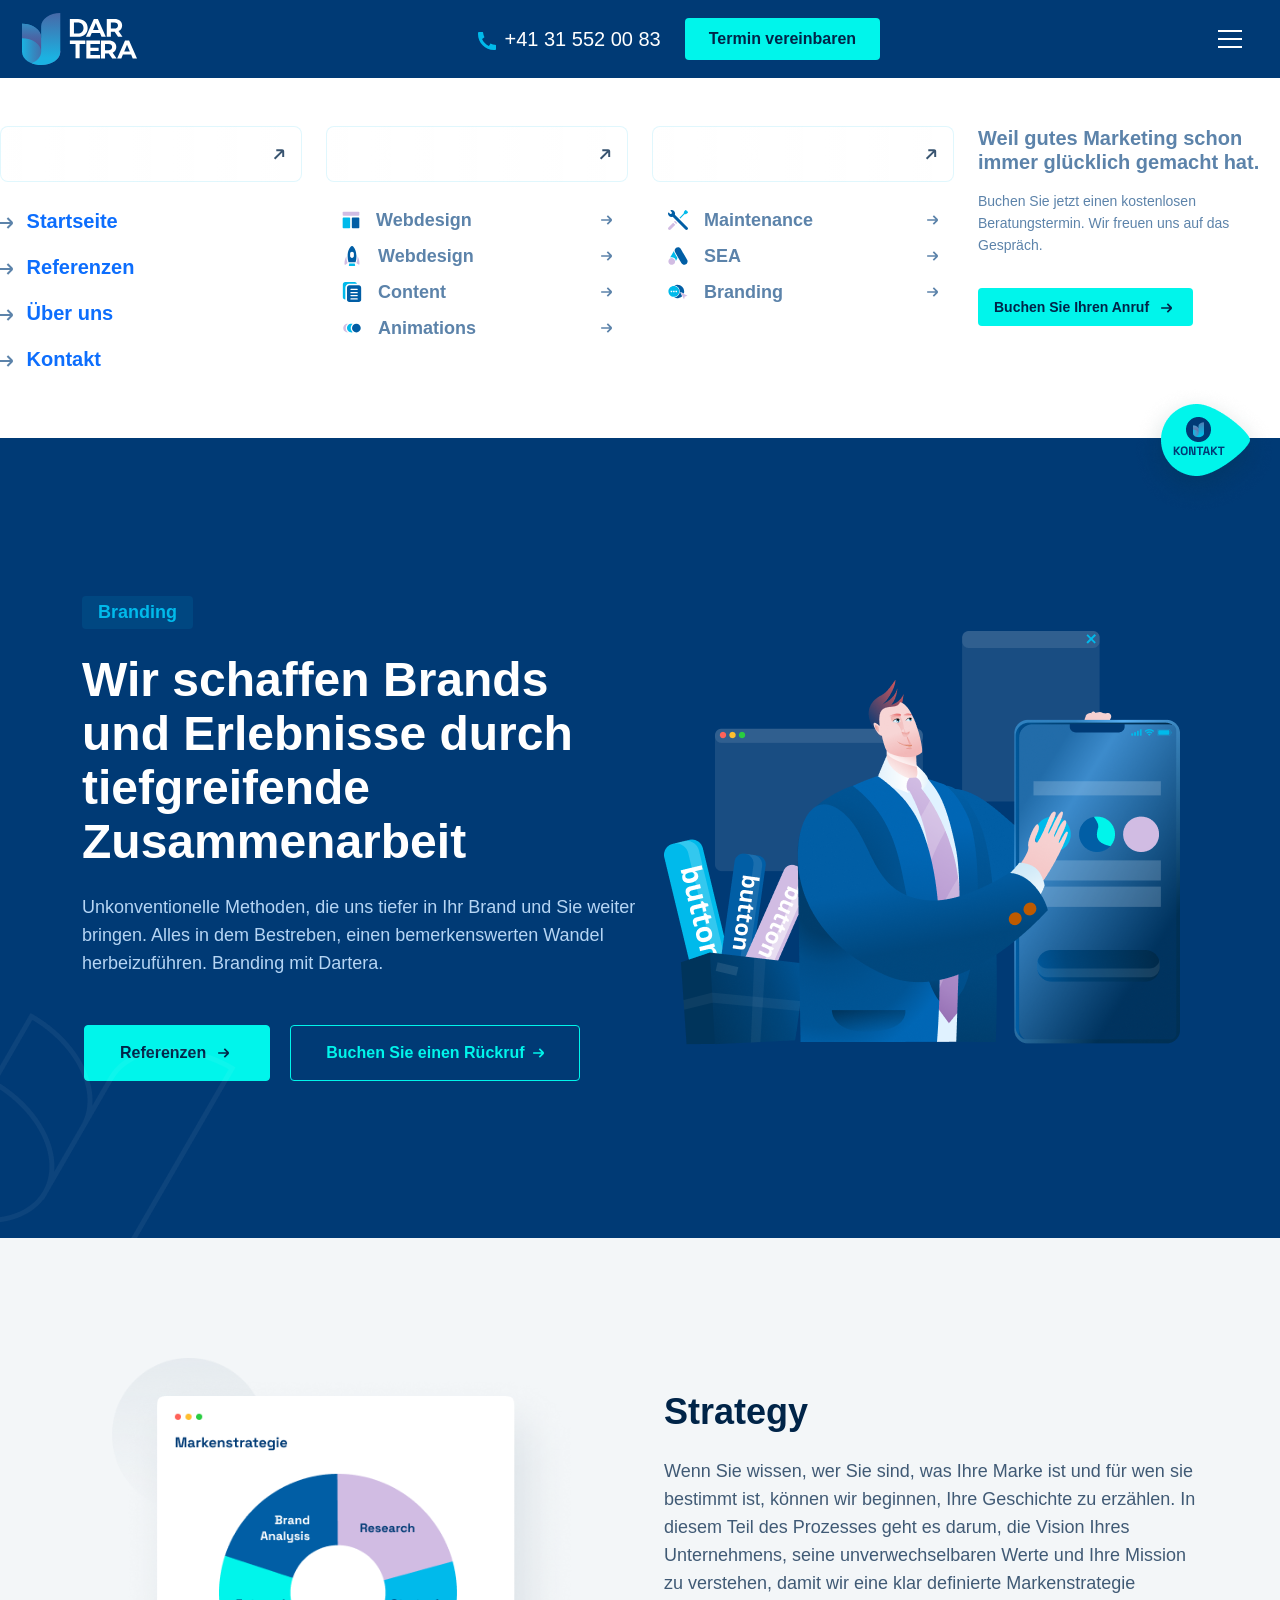
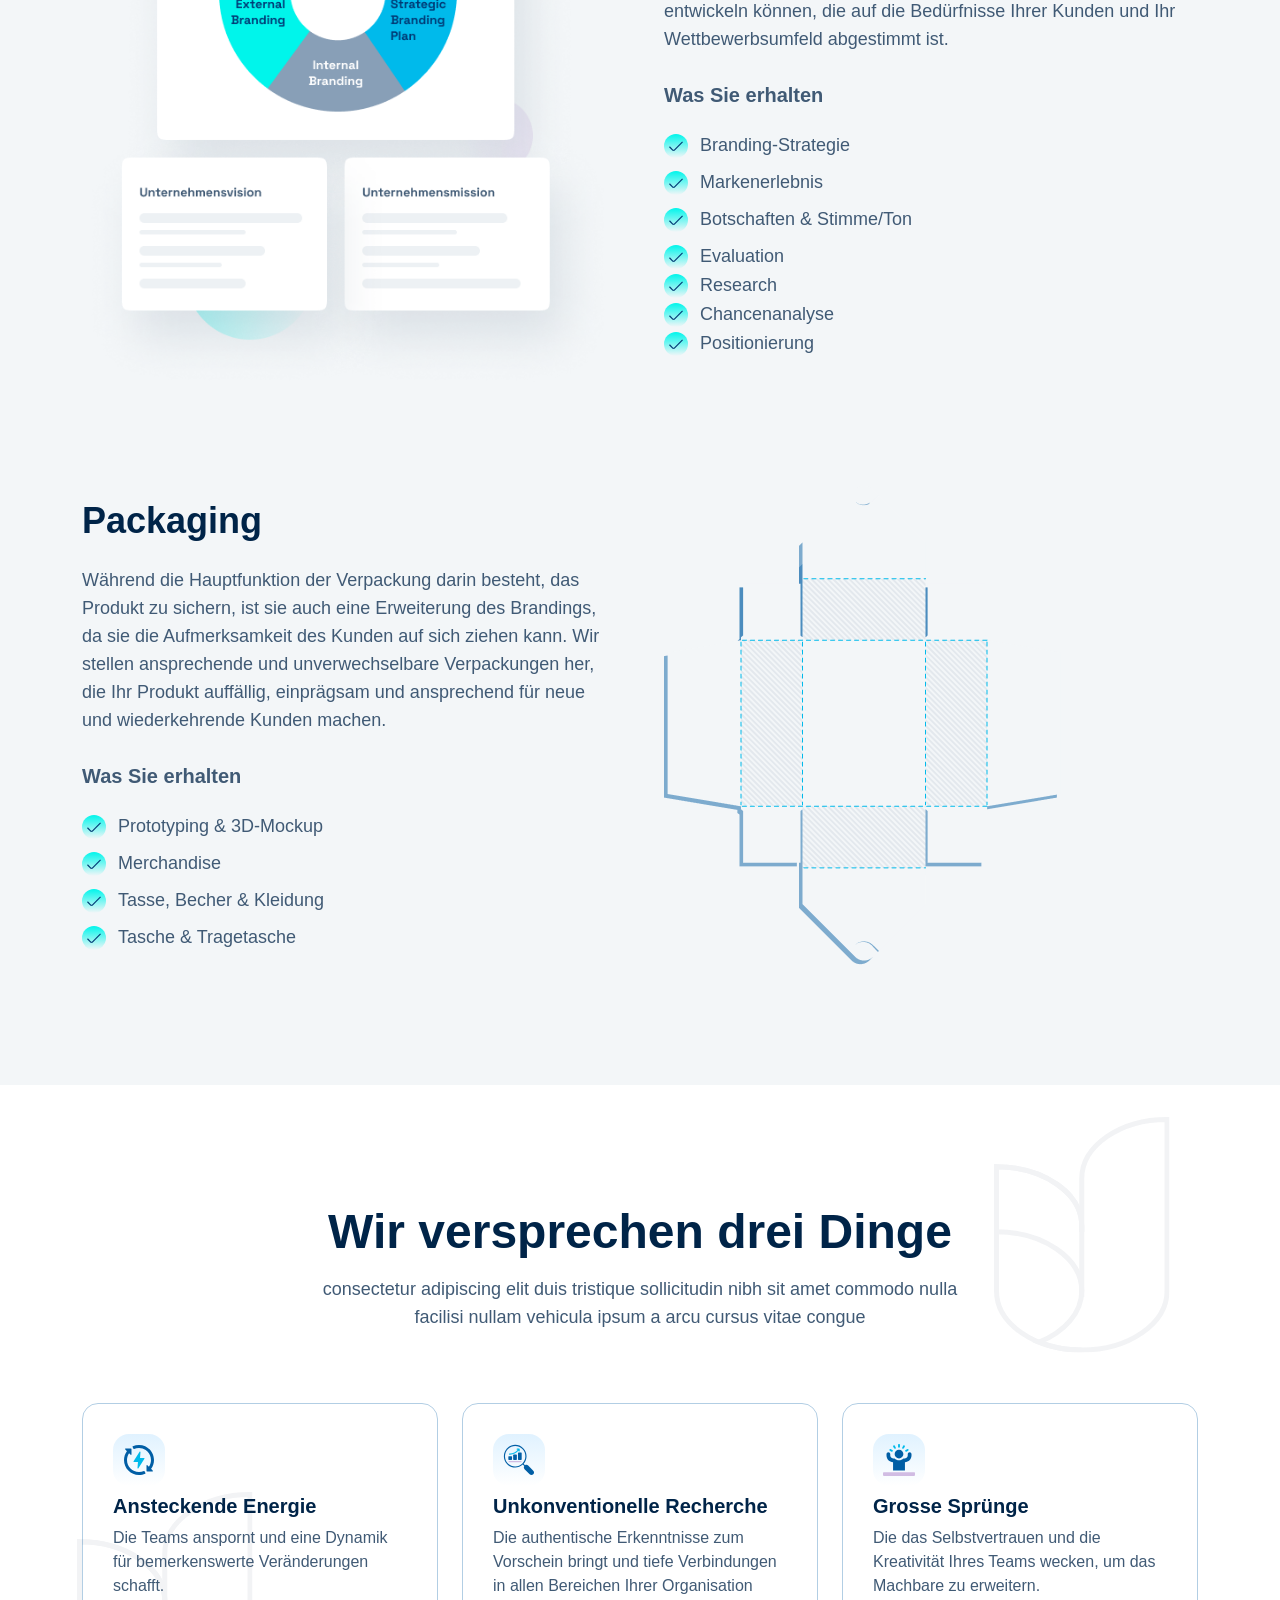
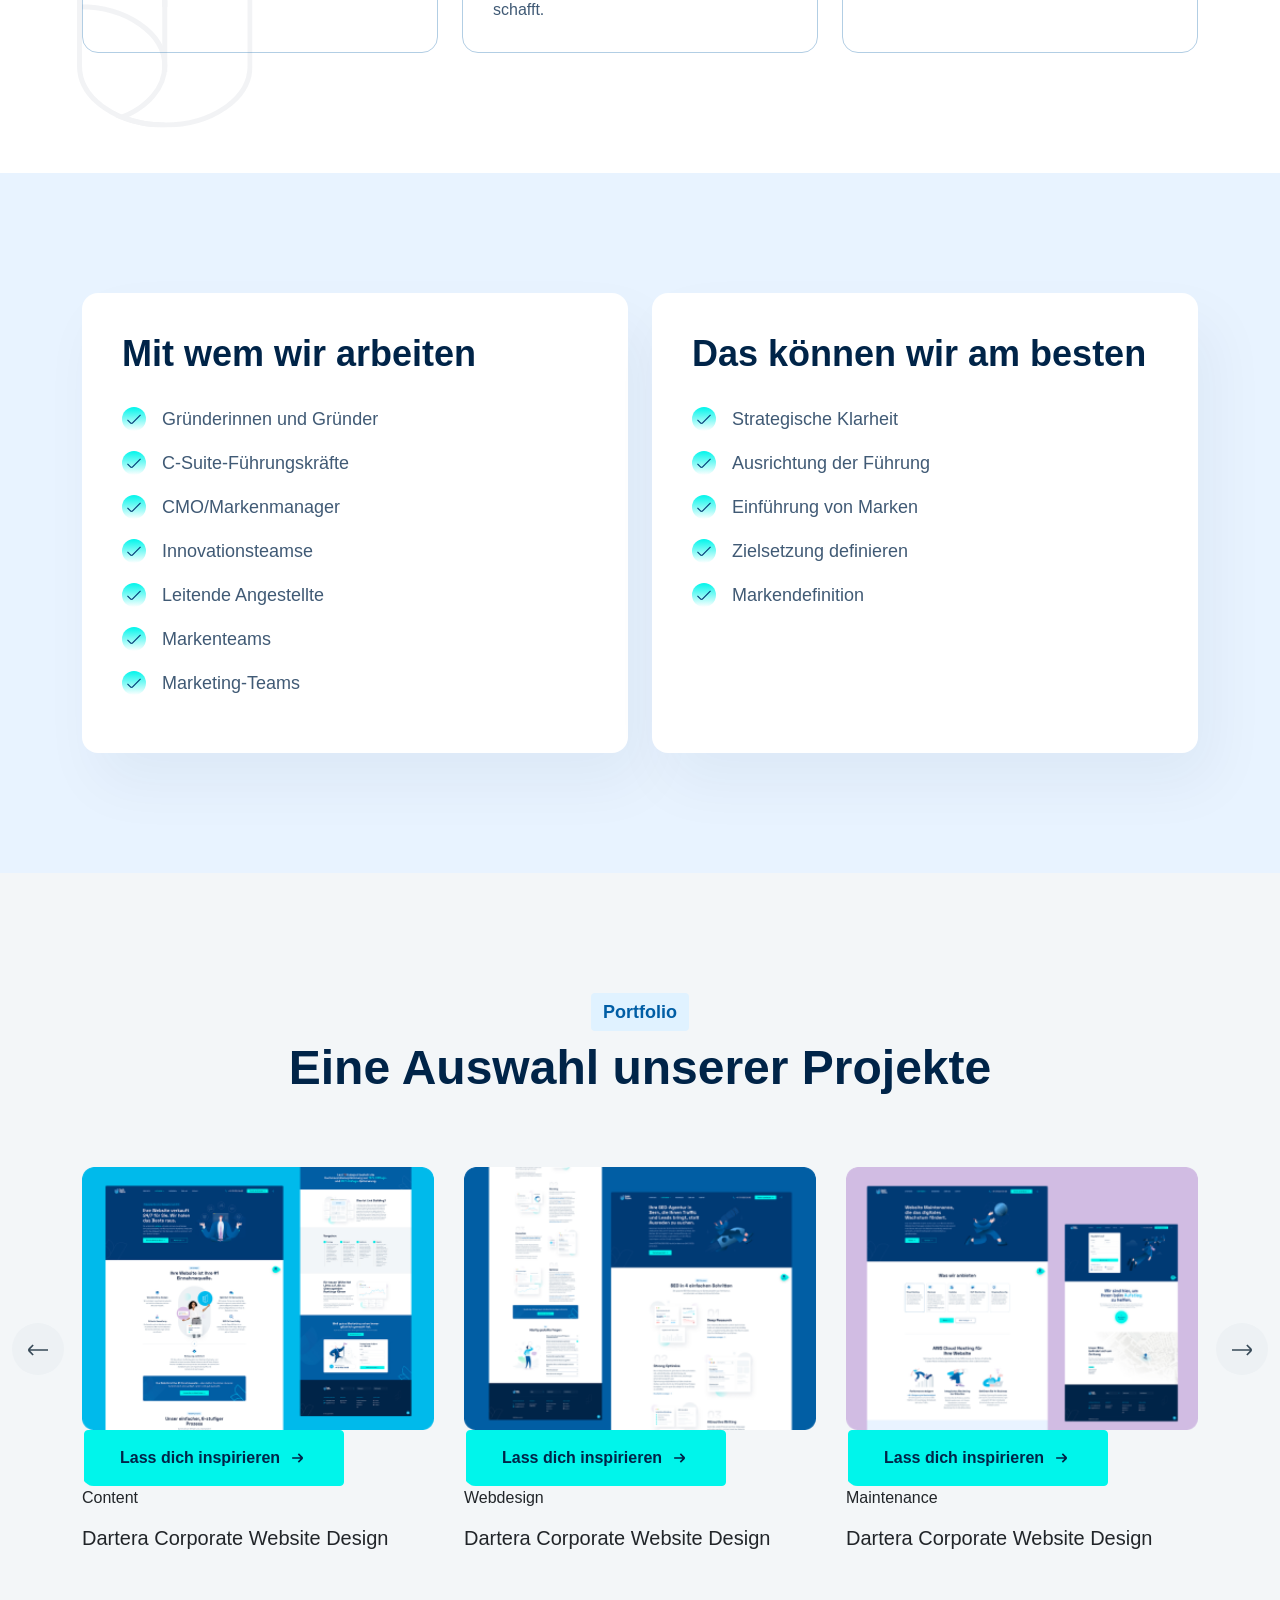
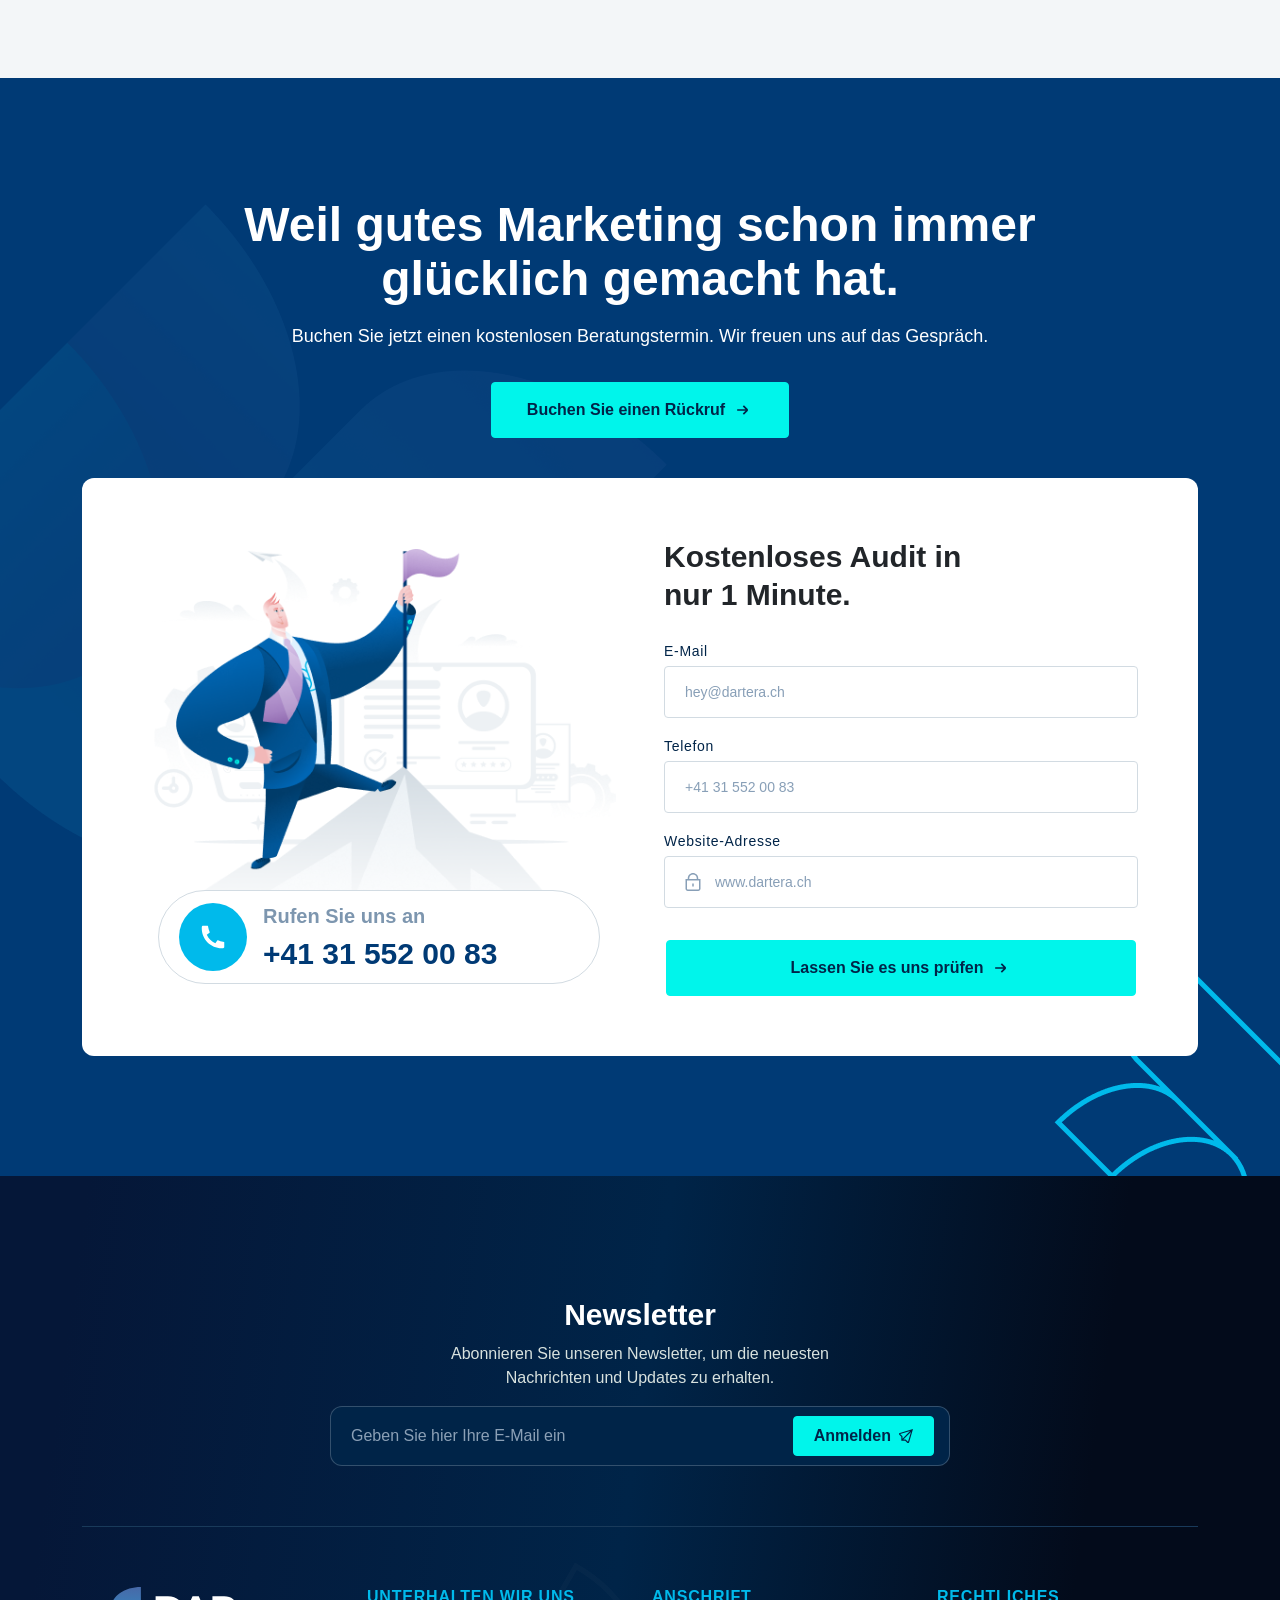
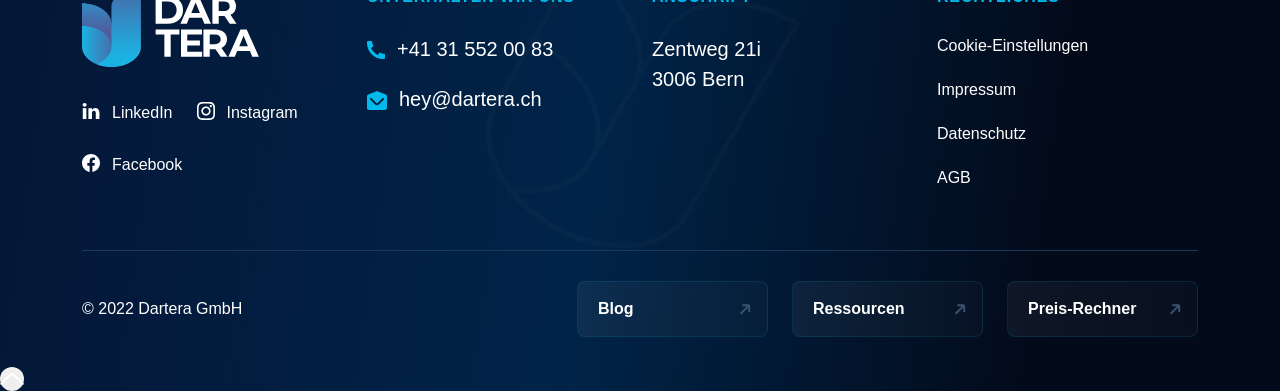
<file: branding.html>
<!DOCTYPE html>
<!--[if lt IE 7]>      <html class="no-js lt-ie9 lt-ie8 lt-ie7"> <![endif]-->
<!--[if IE 7]>         <html class="no-js lt-ie9 lt-ie8" lang="en-US"> <![endif]-->
<!--[if IE 8]>         <html class="no-js lt-ie9" lang="en-US"> <![endif]-->
<!--[if gt IE 8]><!-->
<!--<![endif]-->
<!--[if gte IE 9] <style type="text/css"> .gradient {filter: none;}</style><![endif]-->
<!--[if !IE]><html lang="en"><![endif]-->
<html lang="zxx" class="no-js">

<head>
    <meta charset="UTF-8">
    <meta http-equiv="X-UA-Compatible" content="IE=edge">
    <!-- Required meta tags for responsive -->
    <meta name="viewport" content="width=device-width, initial-scale=1, shrink-to-fit=no">
    <!-- The above 3 meta tags *must* come first in the head; any other head content must come *after* these tags -->
    <!-- Favicon and touch icons -->
    <link rel="icon" type="image/png" sizes="16x16" href="assets/img/favicon/favicoon.svg">
    <meta name="misapplication-TileColor" content="#ffffff">
    <meta name="theme-color" content="#ffffff">
    <!-- Twitter Card data -->
    <meta name="twitter:card" content="">
    <meta name="twitter:site" content="@twitter_username">
    <meta name="twitter:title" content="">
    <meta name="twitter:description" content="">
    <meta name="twitter:image" content="">
    <!-- Open Graph data -->
    <meta property="og:title" content="">
    <meta property="og:type" content="article">
    <meta property="og:url" content="">
    <meta property="og:image" content="">
    <meta property="og:description" content="">
    <meta property="og:site_name" content="R">
    <meta property="fb:admins" content="Facebook numeric ID">
    <!-- gmail verification -->
    <meta name="google-site-verification" content="">
    <!-- Website title -->
    <title>Branding</title>
    <link rel="stylesheet" href="assets/css/nioicon.css">
    <link rel="stylesheet" href="assets/css/animate.css">
    <!-- Local server Bootstrap CSS -->
    <!-- <link rel="stylesheet" href="assets/css/bootstrap.min.css"> -->

    <!-- CDN Bootstrap CSS -->
    <link rel="stylesheet" href="https://cdn.jsdelivr.net/npm/bootstrap@5.2.2/dist/css/bootstrap.min.css">
    <link rel="stylesheet" href="https://cdnjs.cloudflare.com/ajax/libs/OwlCarousel2/2.3.4/assets/owl.carousel.min.css">
    <link rel="stylesheet"
        href="https://cdnjs.cloudflare.com/ajax/libs/OwlCarousel2/2.3.4/assets/owl.theme.default.min.css">
    <!-- Main CSS -->
    <link rel="stylesheet" type="text/css" href="assets/css/style.css">
    <!-- jQuery (necessary for jQuery plugins) -->
    <script src="assets/js/jquery-3.6.1.min.js"></script>
</head>

<body>
    <!-- Main Coding Start Here -->

    <!-- header -/Start -->
    <header id="header">
        <!-- navbar -/Start -->
        <div class="header">
            <div class="container-fluid p-0">
                <nav class="menu-area navbar py-0 navbar-expand-xxl py-2">
                    <div class="container-fluid">
                        <a href="index.html" class="navbar-brand theme-logo">
                            <img src="assets/img/logo.svg" alt="logo" class="img-fluid">
                        </a>
    
                        <div class="d-xxl-none d-flex align-items-center gap-4 contactInfo px-4">
                            <a href="+41315520083" class=" text-decoration-none phone text-white fs-5">
                                <span><img src="assets/img/call.svg" class="img-fluid" alt="call"></span>
                                +41 31 552 00 83
                            </a>
                            <button type="button" class="nav-btn px-4 border-0 fs-6 fw-semi-bold text-gray_1">
                                Termin vereinbaren
                            </button>
                        </div>
    
    
                        <button class="navbar-toggler border-0" type="button" data-bs-toggle="collapse"
                            data-bs-target="#nav-toggle" aria-controls="nav-toggle" aria-expanded="false"
                            aria-label="Toggle navigation">
                            <span><img src="assets/img/menu.png" class="img-fluid" alt=""></span>
                        </button>
    
    
    
                        <div class="collapse navbar-collapse" id="nav-toggle">
                            <ul class="menu navbar-nav mx-auto mb-2 mb-lg-0">
                                <li class="nav-item">
                                    <a class="nav-link active py-4 px-0 mx-3 active fs-14 fw-bold text-uppercase"
                                        aria-current="page" href="index.html">Startseite</a>
                                </li>
                                <li class="nav-item dropdown">
                                    <a class="nav-link text-light_white py-4 px-0 mx-3 dropdown-toggle fs-14 fw-bold text-uppercase"
                                        href="#" role="button" data-bs-toggle="dropdown" aria-expanded="false">
                                        Leistungen
                                    </a>
                                    <div
                                        class="dropdown-menu mega-menu dropdown-menu-end fade-down bg-white box-shadow radius-8">
                                        <div class="dropdown-shape">
                                            <img src="assets/img/dropdown-shape.png " class="img-fluid" alt="">
                                        </div>
                                        <div class="row gx-2">
                                            <div class="col-xl-6">
                                                <a href="#"
                                                    class="nav-dropdown-item d-flex align-items-start gap-2 justify-content-between mb-3">
                                                    <div class="sidebar-left d-flex align-items-center gap-3">
                                                        <img src="assets/img/dropdown-logo1.png"
                                                            class="img-fluid dropdown-logo d-flex align-items-center justify-content-center"
                                                            alt="sidebarlogo">
                                                        <div>
                                                            <h5 class="fs-6 fw-bold text-indigo_dye">Webdesign</h5>
                                                            <p class="pb-0 text-gray_3 fs-12 mb-0 short-text">
                                                                Unvergessliche User Experience bieten</p>
                                                        </div>
    
                                                    </div>
                                                    <div class="">
                                                        <svg class="me-2 mt-2" width="11" height="10" viewBox="0 0 11 10"
                                                            fill="none" xmlns="http://www.w3.org/2000/svg">
                                                            <path
                                                                d="M10.5117 3.82164L6.93425 0.244141L5.75591 1.42247L8.50008 4.16664H0.166748V5.83331H8.50008L5.75591 8.57747L6.93425 9.75581L10.5117 6.17831C10.8242 5.86576 10.9997 5.44191 10.9997 4.99997C10.9997 4.55803 10.8242 4.13419 10.5117 3.82164V3.82164Z"
                                                                fill="white" />
                                                        </svg>
                                                    </div>
                                                </a>
                                            </div>
                                            <div class="col-xl-6">
                                                <a href="#"
                                                    class="nav-dropdown-item d-flex align-items-start gap-2 justify-content-between mb-3">
                                                    <div class="sidebar-left d-flex align-items-center gap-3">
                                                        <img src="assets/img/dropdown-logo6.png"
                                                            class="img-fluid dropdown-logo d-flex align-items-center justify-content-center"
                                                            alt="sidebarlogo">
                                                        <div>
                                                            <h5 class="fs-6 fw-bold text-indigo_dye">Maintenance</h5>
                                                            <p class="pb-0 text-gray_3 fs-12 mb-0 short-text">Unterhalt,
                                                                damit Ihre Website läuft</p>
                                                        </div>
    
                                                    </div>
                                                    <div class="">
                                                        <svg class="me-2 mt-2" width="11" height="10" viewBox="0 0 11 10"
                                                            fill="none" xmlns="http://www.w3.org/2000/svg">
                                                            <path
                                                                d="M10.5117 3.82164L6.93425 0.244141L5.75591 1.42247L8.50008 4.16664H0.166748V5.83331H8.50008L5.75591 8.57747L6.93425 9.75581L10.5117 6.17831C10.8242 5.86576 10.9997 5.44191 10.9997 4.99997C10.9997 4.55803 10.8242 4.13419 10.5117 3.82164V3.82164Z"
                                                                fill="white" />
                                                        </svg>
                                                    </div>
                                                </a>
                                            </div>
                                            <div class="col-xl-6">
                                                <a href="#"
                                                    class="nav-dropdown-item d-flex align-items-start gap-2 justify-content-between mb-3">
                                                    <div class="sidebar-left d-flex align-items-center gap-3">
                                                        <img src="assets/img/dropdown-logo2.png"
                                                            class="img-fluid dropdown-logo d-flex align-items-center justify-content-center"
                                                            alt="sidebarlogo">
                                                        <div>
                                                            <h5 class="fs-6 fw-bold text-indigo_dye">SEO</h5>
                                                            <p class="pb-0 text-gray_3 fs-12 mb-0 short-text">Mit
                                                                Relevanz gefunden werden</p>
                                                        </div>
    
                                                    </div>
                                                    <div class="">
                                                        <svg class="me-2 mt-2" width="11" height="10" viewBox="0 0 11 10"
                                                            fill="none" xmlns="http://www.w3.org/2000/svg">
                                                            <path
                                                                d="M10.5117 3.82164L6.93425 0.244141L5.75591 1.42247L8.50008 4.16664H0.166748V5.83331H8.50008L5.75591 8.57747L6.93425 9.75581L10.5117 6.17831C10.8242 5.86576 10.9997 5.44191 10.9997 4.99997C10.9997 4.55803 10.8242 4.13419 10.5117 3.82164V3.82164Z"
                                                                fill="white" />
                                                        </svg>
                                                    </div>
                                                </a>
                                            </div>
                                            <div class="col-xl-6">
                                                <a href="#"
                                                    class="nav-dropdown-item d-flex align-items-start gap-2 justify-content-between mb-3">
                                                    <div class="sidebar-left d-flex align-items-center gap-3">
                                                        <img src="assets/img/dropdown-logo7.png"
                                                            class="img-fluid dropdown-logo d-flex align-items-center justify-content-center"
                                                            alt="sidebarlogo">
                                                        <div>
                                                            <h5 class="fs-6 fw-bold text-indigo_dye">SEA</h5>
                                                            <p class="pb-0 text-gray_3 fs-12 mb-0 short-text">Google Ads
                                                                Werbung für sofortige Wirkung</p>
                                                        </div>
    
                                                    </div>
                                                    <div class="">
                                                        <svg class="me-2 mt-2" width="11" height="10" viewBox="0 0 11 10"
                                                            fill="none" xmlns="http://www.w3.org/2000/svg">
                                                            <path
                                                                d="M10.5117 3.82164L6.93425 0.244141L5.75591 1.42247L8.50008 4.16664H0.166748V5.83331H8.50008L5.75591 8.57747L6.93425 9.75581L10.5117 6.17831C10.8242 5.86576 10.9997 5.44191 10.9997 4.99997C10.9997 4.55803 10.8242 4.13419 10.5117 3.82164V3.82164Z"
                                                                fill="white" />
                                                        </svg>
                                                    </div>
                                                </a>
                                            </div>
                                            <div class="col-xl-6">
                                                <a href="#"
                                                    class="nav-dropdown-item d-flex align-items-start gap-2 justify-content-between mb-3">
                                                    <div class="sidebar-left d-flex align-items-center gap-3">
                                                        <img src="assets/img/dropdown-logo3.png"
                                                            class="img-fluid dropdown-logo d-flex align-items-center justify-content-center"
                                                            alt="sidebarlogo">
                                                        <div>
                                                            <h5 class="fs-6 fw-bold text-indigo_dye">Content</h5>
                                                            <p class="pb-0 text-gray_3 fs-12 mb-0 short-text">
                                                                SEO-Content, der verkauft</p>
                                                        </div>
    
                                                    </div>
                                                    <div class="">
                                                        <svg class="me-2 mt-2" width="11" height="10" viewBox="0 0 11 10"
                                                            fill="none" xmlns="http://www.w3.org/2000/svg">
                                                            <path
                                                                d="M10.5117 3.82164L6.93425 0.244141L5.75591 1.42247L8.50008 4.16664H0.166748V5.83331H8.50008L5.75591 8.57747L6.93425 9.75581L10.5117 6.17831C10.8242 5.86576 10.9997 5.44191 10.9997 4.99997C10.9997 4.55803 10.8242 4.13419 10.5117 3.82164V3.82164Z"
                                                                fill="white" />
                                                        </svg>
                                                    </div>
                                                </a>
                                            </div>
                                            <div class="col-xl-6">
                                                <a href="#"
                                                    class="nav-dropdown-item d-flex align-items-start gap-2 justify-content-between mb-3">
                                                    <div class="sidebar-left d-flex align-items-center gap-3">
                                                        <img src="assets/img/dropdown-logo8.png"
                                                            class="img-fluid dropdown-logo d-flex align-items-center justify-content-center"
                                                            alt="sidebarlogo">
                                                        <div>
                                                            <h5 class="fs-6 fw-bold text-indigo_dye">Branding</h5>
                                                            <p class="pb-0 text-gray_3 fs-12 mb-0 short-text">
                                                                Wiedererkennungswert für Ihre Firma</p>
                                                        </div>
    
                                                    </div>
                                                    <div class="">
                                                        <svg class="me-2 mt-2" width="11" height="10" viewBox="0 0 11 10"
                                                            fill="none" xmlns="http://www.w3.org/2000/svg">
                                                            <path
                                                                d="M10.5117 3.82164L6.93425 0.244141L5.75591 1.42247L8.50008 4.16664H0.166748V5.83331H8.50008L5.75591 8.57747L6.93425 9.75581L10.5117 6.17831C10.8242 5.86576 10.9997 5.44191 10.9997 4.99997C10.9997 4.55803 10.8242 4.13419 10.5117 3.82164V3.82164Z"
                                                                fill="white" />
                                                        </svg>
                                                    </div>
                                                </a>
                                            </div>
                                            <div class="col-xl-6">
                                                <a href="#"
                                                    class="nav-dropdown-item d-flex align-items-start gap-2 justify-content-between mb-3">
                                                    <div class="sidebar-left d-flex align-items-center gap-3">
                                                        <img src="assets/img/dropdown-logo4.png"
                                                            class="img-fluid dropdown-logo d-flex align-items-center justify-content-center"
                                                            alt="sidebarlogo">
                                                        <div>
                                                            <h5 class="fs-6 fw-bold text-indigo_dye">Animations</h5>
                                                            <p class="pb-0 text-gray_3 fs-12 mb-0 short-text">Wir
                                                                bringen Bewegung auf Ihre Website</p>
                                                        </div>
    
                                                    </div>
                                                    <div class="">
                                                        <svg class="me-2 mt-2" width="11" height="10" viewBox="0 0 11 10"
                                                            fill="none" xmlns="http://www.w3.org/2000/svg">
                                                            <path
                                                                d="M10.5117 3.82164L6.93425 0.244141L5.75591 1.42247L8.50008 4.16664H0.166748V5.83331H8.50008L5.75591 8.57747L6.93425 9.75581L10.5117 6.17831C10.8242 5.86576 10.9997 5.44191 10.9997 4.99997C10.9997 4.55803 10.8242 4.13419 10.5117 3.82164V3.82164Z"
                                                                fill="white" />
                                                        </svg>
                                                    </div>
                                                </a>
                                            </div>
                                        </div>
                                    </div>
                                </li>
                                <li class="nav-item">
                                    <a class="nav-link text-light_white py-4 px-0 mx-3 fs-14 fw-bold text-uppercase"
                                        href="referenzen.html">Referenzen</a>
                                </li>
                                <li class="nav-item">
                                    <a class="nav-link text-light_white py-4 px-0 mx-3 fs-14 fw-bold text-uppercase"
                                        href="#">Über
                                        uns</a>
                                </li>
                                <li class="nav-item">
                                    <a class="nav-link text-light_white py-4 px-0 mx-3 fs-14 fw-bold text-uppercase"
                                        href="#">Kontakt</a>
                                </li>
                            </ul>
    
    
                            <div class="nav-right d-flex align-items-center">
                                <div class="nav-item dropdown language pe-2">
                                    <a class="nav-link text-light_white py-4 px-0 mx-3 dropdown-toggle fs-14 fw-bold text-uppercase"
                                        href="#" role="button" data-bs-toggle="dropdown" aria-expanded="false">
                                        German
                                    </a>
                                    <ul class="dropdown-menu dropdown-menu-end fade-down">
                                        <li>
                                            <a class="dropdown-item text-light_white fs-14 fw-bold text-uppercase" href="#">
                                                Action
                                            </a>
                                        </li>
                                        <li>
                                            <a class="dropdown-item text-light_white fs-14 fw-bold text-uppercase" href="#">
                                                Another action
                                            </a>
                                        </li>
                                        <li>
                                            <a class="dropdown-item text-light_white fs-14 fw-bold text-uppercase" href="#">
                                                Something else here
                                            </a>
                                        </li>
                                    </ul>
                                </div>
                                <div class="d-xxl-flex d-none align-items-center gap-4 contactInfo px-4">
                                    <a href="+41315520083" class=" text-decoration-none phone text-white fs-5">
                                        <span><img src="assets/img/call.svg" class="img-fluid" alt="call"></span>
                                        +41 31 552 00 83
                                    </a>
                                    <button type="button" class="nav-btn px-4 border-0 fs-6 fw-semi-bold text-gray_1">
                                        Termin vereinbaren
                                    </button>
                                </div>
                                <div class="sidebar">
                                    <!-- <img src="assets/img/humbarger.svg" class="img-fluid" alt="sidebar"> -->
    
                                    <!-- <svg width="24" height="18" viewBox="0 0 24 18" fill="none"
                                            xmlns="http://www.w3.org/2000/svg">
                                            <rect x="12" width="12" height="2" fill="#00BAEB" />
                                            <rect x="12" y="16" width="12" height="2" fill="#00BAEB" />
                                            <rect x="0" y="8" width="24" height="2" fill="#00BAEB" />
                                        </svg> -->
    
                            <svg class="sidebarToggle d-block" width="24" height="24" viewBox="0 0 24 24" fill="none"
                                xmlns="http://www.w3.org/2000/svg">
                                <rect x="12" y="3" width="24" height="2" fill="#00BAEB" />
                                <rect x="12" y="19" width="24" height="2" fill="#00BAEB" />
                                <rect x="0" y="11" width="24" height="2" fill="#00BAEB" />
                            </svg>
                            
                            
                            
                            <svg class="sidebarClose d-none" width="22" height="20" viewBox="0 0 22 20" fill="none"
                                xmlns="http://www.w3.org/2000/svg">
                                <rect x="0.804688" y="17.7783" width="24" height="2" transform="rotate(-45 0.804688 17.7783)" fill="#00BAEB" />
                                <rect x="2.21875" y="0.807617" width="24" height="2" transform="rotate(45 2.21875 0.807617)" fill="#00BAEB" />
                            </svg>
    
                                </div>
                            </div>
                        </div>
                    </div>
                </nav>
            </div>
        </div>
        <!-- navbar -/End -->
    </header>
    <!--/ header -/End -->
    
    
    <!-- Dropdown -/start -->
    <div class="nav-dropdown py-5">
        <div class="row">
            <div class="col-sm-6 col-md-4 col-lg-3">
                <div class="footer-common-btn mb-4">
                    <a href="#"
                        class="radius-8 text-white text-decoration-none w-100 d-flex align-items-center justify-content-between">
                        <span class="fw-bold ">
                            Blog
                        </span>
                        <span>
                            <svg width="12" height="11" viewBox="0 0 12 11" fill="none" xmlns="http://www.w3.org/2000/svg">
                                <path
                                    d="M9.22446 0.214993L3.28476 0.214992L3.28476 2.17137L7.84088 2.17137L0.922998 9.08926L2.30658 10.4728L9.22446 3.55495L9.22446 8.11107L11.1808 8.11107L11.1808 2.17137C11.1808 1.65253 10.9746 1.15496 10.6077 0.78809C10.2409 0.421214 9.7433 0.215072 9.22446 0.214993V0.214993Z"
                                    fill="#385470" />
                            </svg>
                        </span>
                    </a>
                </div>
                <div>
                    <a class="sidebar-drop-item transition-02 fs-5 mb-3 d-block fw-bold text-decoration-none">
                        <svg class="me-2" width="13" height="12" viewBox="0 0 13 12" fill="none"
                            xmlns="http://www.w3.org/2000/svg">
                            <path
                                d="M12.414 4.58597L8.121 0.292969L6.707 1.70697L10 4.99997H0V6.99997H10L6.707 10.293L8.121 11.707L12.414 7.41397C12.7889 7.03891 12.9996 6.5303 12.9996 5.99997C12.9996 5.46964 12.7889 4.96102 12.414 4.58597Z"
                                fill="#5C83AA" />
                        </svg>
                        <span>Startseite</span>
    
                    </a>
                </div>
                <div>
                    <a class="sidebar-drop-item transition-02 fs-5 mb-3 d-block fw-bold text-decoration-none">
                        <svg class="me-2" width="13" height="12" viewBox="0 0 13 12" fill="none"
                            xmlns="http://www.w3.org/2000/svg">
                            <path
                                d="M12.414 4.58597L8.121 0.292969L6.707 1.70697L10 4.99997H0V6.99997H10L6.707 10.293L8.121 11.707L12.414 7.41397C12.7889 7.03891 12.9996 6.5303 12.9996 5.99997C12.9996 5.46964 12.7889 4.96102 12.414 4.58597Z"
                                fill="#5C83AA" />
                        </svg>
                        <span>Referenzen</span>
    
                    </a>
                </div>
                <div>
                    <a class="sidebar-drop-item transition-02 fs-5 mb-3 d-block fw-bold text-decoration-none">
                        <svg class="me-2" width="13" height="12" viewBox="0 0 13 12" fill="none"
                            xmlns="http://www.w3.org/2000/svg">
                            <path
                                d="M12.414 4.58597L8.121 0.292969L6.707 1.70697L10 4.99997H0V6.99997H10L6.707 10.293L8.121 11.707L12.414 7.41397C12.7889 7.03891 12.9996 6.5303 12.9996 5.99997C12.9996 5.46964 12.7889 4.96102 12.414 4.58597Z"
                                fill="#5C83AA" />
                        </svg>
                        <span>Über uns</span>
    
                    </a>
                </div>
                <div>
                    <a class="sidebar-drop-item transition-02 fs-5 mb-3 d-block fw-bold text-decoration-none">
                        <svg class="me-2" width="13" height="12" viewBox="0 0 13 12" fill="none"
                            xmlns="http://www.w3.org/2000/svg">
                            <path
                                d="M12.414 4.58597L8.121 0.292969L6.707 1.70697L10 4.99997H0V6.99997H10L6.707 10.293L8.121 11.707L12.414 7.41397C12.7889 7.03891 12.9996 6.5303 12.9996 5.99997C12.9996 5.46964 12.7889 4.96102 12.414 4.58597Z"
                                fill="#5C83AA" />
                        </svg>
                        <span>Kontakt</span>
                    </a>
                </div>
    
            </div>
    
    
            <div class="col-sm-6 col-md-4 col-lg-3">
                <div class="footer-common-btn mb-4">
                    <a href="#"
                        class="radius-8 text-white text-decoration-none w-100 d-flex align-items-center justify-content-between">
                        <span class="fw-bold ">
                            Ressourcen
                        </span>
                        <span>
                            <svg width="12" height="11" viewBox="0 0 12 11" fill="none" xmlns="http://www.w3.org/2000/svg">
                                <path
                                    d="M9.22446 0.214993L3.28476 0.214992L3.28476 2.17137L7.84088 2.17137L0.922998 9.08926L2.30658 10.4728L9.22446 3.55495L9.22446 8.11107L11.1808 8.11107L11.1808 2.17137C11.1808 1.65253 10.9746 1.15496 10.6077 0.78809C10.2409 0.421214 9.7433 0.215072 9.22446 0.214993V0.214993Z"
                                    fill="#385470" />
                            </svg>
                        </span>
                    </a>
                </div>
                <div>
                    <a href=""
                        class="text-decoration-none nav-dropdown-item d-flex radius-8 px-3 mb-2 align-items-center gap-2 justify-content-between">
                        <div class="sidebar-left d-flex align-items-center gap-3">
                            <img src="assets/img/dropdown1.svg" class="img-fluid" alt="sidebarlogo">
                            <p class="pb-0 text-info-light fs-18 fw-bold mb-0">Webdesign</p>
                        </div>
                        <svg width="11" height="10" viewBox="0 0 11 10" fill="none" xmlns="http://www.w3.org/2000/svg">
                            <path
                                d="M10.5091 3.82164L6.93156 0.244141L5.75323 1.42247L8.4974 4.16664H0.164062V5.83331H8.4974L5.75323 8.57747L6.93156 9.75581L10.5091 6.17831C10.8215 5.86576 10.997 5.44191 10.997 4.99997C10.997 4.55803 10.8215 4.13419 10.5091 3.82164V3.82164Z"
                                fill="#5C83AA" />
                        </svg>
    
                    </a>
                    <a href=""
                        class="text-decoration-none nav-dropdown-item d-flex radius-8 px-3 mb-2 align-items-center gap-2 justify-content-between">
                        <div class="sidebar-left d-flex align-items-center gap-3">
                            <img src="assets/img/dropdown2.svg" class="img-fluid" alt="sidebarlogo">
                            <p class="pb-0 text-info-light fs-18 fw-bold mb-0">Webdesign</p>
                        </div>
                        <svg width="11" height="10" viewBox="0 0 11 10" fill="none" xmlns="http://www.w3.org/2000/svg">
                            <path
                                d="M10.5091 3.82164L6.93156 0.244141L5.75323 1.42247L8.4974 4.16664H0.164062V5.83331H8.4974L5.75323 8.57747L6.93156 9.75581L10.5091 6.17831C10.8215 5.86576 10.997 5.44191 10.997 4.99997C10.997 4.55803 10.8215 4.13419 10.5091 3.82164V3.82164Z"
                                fill="#5C83AA" />
                        </svg>
    
                    </a>
                    <a href=""
                        class="text-decoration-none nav-dropdown-item d-flex radius-8 px-3 mb-2 align-items-center gap-2 justify-content-between">
                        <div class="sidebar-left d-flex align-items-center gap-3">
                            <img src="assets/img/dropdown3.svg" class="img-fluid" alt="sidebarlogo">
                            <p class="pb-0 text-info-light fs-18 fw-bold mb-0">Content</p>
                        </div>
                        <svg width="11" height="10" viewBox="0 0 11 10" fill="none" xmlns="http://www.w3.org/2000/svg">
                            <path
                                d="M10.5091 3.82164L6.93156 0.244141L5.75323 1.42247L8.4974 4.16664H0.164062V5.83331H8.4974L5.75323 8.57747L6.93156 9.75581L10.5091 6.17831C10.8215 5.86576 10.997 5.44191 10.997 4.99997C10.997 4.55803 10.8215 4.13419 10.5091 3.82164V3.82164Z"
                                fill="#5C83AA" />
                        </svg>
    
                    </a>
                    <a href=""
                        class="text-decoration-none nav-dropdown-item d-flex radius-8 px-3 mb-2 align-items-center gap-2 justify-content-between mb-3">
                        <div class="sidebar-left d-flex align-items-center gap-3">
                            <img src="assets/img/dropdown4.svg" class="img-fluid" alt="sidebarlogo">
                            <p class="pb-0 text-info-light fs-18 fw-bold mb-0">Animations</p>
                        </div>
                        <svg width="11" height="10" viewBox="0 0 11 10" fill="none" xmlns="http://www.w3.org/2000/svg">
                            <path
                                d="M10.5091 3.82164L6.93156 0.244141L5.75323 1.42247L8.4974 4.16664H0.164062V5.83331H8.4974L5.75323 8.57747L6.93156 9.75581L10.5091 6.17831C10.8215 5.86576 10.997 5.44191 10.997 4.99997C10.997 4.55803 10.8215 4.13419 10.5091 3.82164V3.82164Z"
                                fill="#5C83AA" />
                        </svg>
    
                    </a>
                </div>
            </div>
    
            <div class="col-sm-6 col-md-4 col-lg-3">
                <div class="footer-common-btn mb-4">
                    <a href="#"
                        class="radius-8 text-white text-decoration-none w-100 d-flex align-items-center justify-content-between">
                        <span class="fw-bold ">
                            Preis-Rechner
                        </span>
                        <span>
                            <svg width="12" height="11" viewBox="0 0 12 11" fill="none" xmlns="http://www.w3.org/2000/svg">
                                <path
                                    d="M9.22446 0.214993L3.28476 0.214992L3.28476 2.17137L7.84088 2.17137L0.922998 9.08926L2.30658 10.4728L9.22446 3.55495L9.22446 8.11107L11.1808 8.11107L11.1808 2.17137C11.1808 1.65253 10.9746 1.15496 10.6077 0.78809C10.2409 0.421214 9.7433 0.215072 9.22446 0.214993V0.214993Z"
                                    fill="#385470" />
                            </svg>
                        </span>
                    </a>
                </div>
                <div>
                    <a href=""
                        class="text-decoration-none nav-dropdown-item d-flex radius-8 px-3 mb-2 align-items-center gap-2 justify-content-between">
                        <div class="sidebar-left d-flex align-items-center gap-3">
                            <img src="assets/img/dropdown5.svg" class="img-fluid" alt="sidebarlogo">
                            <p class="pb-0 text-info-light fs-18 fw-bold mb-0">Maintenance</p>
                        </div>
                        <svg width="11" height="10" viewBox="0 0 11 10" fill="none" xmlns="http://www.w3.org/2000/svg">
                            <path
                                d="M10.5091 3.82164L6.93156 0.244141L5.75323 1.42247L8.4974 4.16664H0.164062V5.83331H8.4974L5.75323 8.57747L6.93156 9.75581L10.5091 6.17831C10.8215 5.86576 10.997 5.44191 10.997 4.99997C10.997 4.55803 10.8215 4.13419 10.5091 3.82164V3.82164Z"
                                fill="#5C83AA" />
                        </svg>
    
                    </a>
                    <a href=""
                        class="text-decoration-none  nav-dropdown-item d-flex radius-8 px-3 mb-2 align-items-center gap-2 justify-content-between">
                        <div class="sidebar-left d-flex align-items-center gap-3">
                            <img src="assets/img/dropdown6.svg" class="img-fluid" alt="sidebarlogo">
                            <p class="pb-0 text-info-light fs-18 fw-bold mb-0">SEA</p>
                        </div>
                        <svg width="11" height="10" viewBox="0 0 11 10" fill="none" xmlns="http://www.w3.org/2000/svg">
                            <path
                                d="M10.5091 3.82164L6.93156 0.244141L5.75323 1.42247L8.4974 4.16664H0.164062V5.83331H8.4974L5.75323 8.57747L6.93156 9.75581L10.5091 6.17831C10.8215 5.86576 10.997 5.44191 10.997 4.99997C10.997 4.55803 10.8215 4.13419 10.5091 3.82164V3.82164Z"
                                fill="#5C83AA" />
                        </svg>
    
                    </a>
                    <a href=""
                        class="text-decoration-none nav-dropdown-item d-flex radius-8 px-3 mb-2 align-items-center gap-2 justify-content-between">
                        <div class="sidebar-left d-flex align-items-center gap-3">
                            <img src="assets/img/dropdown7.svg" class="img-fluid" alt="sidebarlogo">
                            <p class="pb-0 text-info-light fs-18 fw-bold mb-0">Branding</p>
                        </div>
                        <svg width="11" height="10" viewBox="0 0 11 10" fill="none" xmlns="http://www.w3.org/2000/svg">
                            <path
                                d="M10.5091 3.82164L6.93156 0.244141L5.75323 1.42247L8.4974 4.16664H0.164062V5.83331H8.4974L5.75323 8.57747L6.93156 9.75581L10.5091 6.17831C10.8215 5.86576 10.997 5.44191 10.997 4.99997C10.997 4.55803 10.8215 4.13419 10.5091 3.82164V3.82164Z"
                                fill="#5C83AA" />
                        </svg>
    
                    </a>
    
                </div>
            </div>
    
            <div class="col-sm-6 col-md-4 col-lg-3">
                <div>
                    <h3 class=" text-info-light fs-5 fw-bold">Weil gutes Marketing schon immer glücklich gemacht hat.
                    </h3>
                    <p class="text-info-light fs-14 pt-2">Buchen Sie jetzt einen kostenlosen Beratungstermin. Wir freuen
                        uns auf das Gespräch.</p>
                    <div class="common-btn pt-3 mt-3">
                        <a href="#"
                            class=" lh-20 text-decoration-none bg-flourescent_blue radius-4 d-inline-flex align-items-center gap-2 py-2 px-3 text-gray_1 fs-14 fw-semi-bold">
                            <span>Buchen Sie Ihren Anruf</span>
                            <span>
                                <svg width="20" height="20" viewBox="0 0 20 20" fill="none"
                                    xmlns="http://www.w3.org/2000/svg">
                                    <path
                                        d="M14.5117 8.82164L10.9342 5.24414L9.75591 6.42247L12.5001 9.16664H4.16675V10.8333H12.5001L9.75591 13.5775L10.9342 14.7558L14.5117 11.1783C14.8242 10.8658 14.9997 10.4419 14.9997 9.99997C14.9997 9.55803 14.8242 9.13419 14.5117 8.82164Z"
                                        fill="#002448" />
                                </svg>
                            </span>
                        </a>
                    </div>
                </div>
            </div>
        </div>
    </div>
    <!--/ Dropdown -/End -->

    <!-- Banner -->
    <section class="subpage-page-banner2 research-banner d-flex align-items-center position-relative">
        <div class="banner-shape position-absolute start-0 bottom-0">
            <img src="assets/img/banner-left-shape.png" class="img-fluid" alt="banner left shape">
        </div>
            <div class="contact-toggle" data-bs-toggle="offcanvas" data-bs-target="#offcanvasWithBothOptions"
                aria-controls="offcanvasWithBothOptions">
                <img src="assets/img/banner-click.png" class="img-fluid" alt="contact toggle">
            </div>
        <div class="container">
            <div class="row gx-0 align-items-center">
                <div class="col-xl-6">
                    <div class="banner-left">
                        <div
                            class="px-3 subpage-badge text-cyan fs-18 fw-semi-bold d-inline-flex align-items-center justify-content-center">
                            <p class="mb-0">Branding</p>
                        </div>
                        <h1 class="fs-48 fw-bold text-white mt-4">
                            Wir schaffen Brands und Erlebnisse durch tiefgreifende Zusammenarbeit
                        </h1>
                        <p class="fs-18 text-light_white mt-4 mb-5">
                            Unkonventionelle Methoden, die uns tiefer in Ihr Brand und Sie weiter bringen. Alles in dem
                            Bestreben, einen
                            bemerkenswerten Wandel herbeizuführen. Branding mit Dartera.
                        </p>

                        <!-- Common Buttons -/ Start -->
                        <div class="common-btn d-flex align-items-center justify-content-start gap-3">
                            <a href="#"
                                class="fill-btn fw-semi-bold text-gray_1 lh-20 text-decoration-none bg-flourescent_blue radius-4 d-inline-flex align-items-center gap-2">
                                <span>Referenzen</span>
                                <span>
                                    <svg width="20" height="20" viewBox="0 0 20 20" fill="none"
                                        xmlns="http://www.w3.org/2000/svg">
                                        <path
                                            d="M14.5117 8.82164L10.9342 5.24414L9.75591 6.42247L12.5001 9.16664H4.16675V10.8333H12.5001L9.75591 13.5775L10.9342 14.7558L14.5117 11.1783C14.8242 10.8658 14.9997 10.4419 14.9997 9.99997C14.9997 9.55803 14.8242 9.13419 14.5117 8.82164Z"
                                            fill="#002448" />
                                    </svg>
                                </span>
                            </a>
                            <a href="#"
                                class="minimal-btn cyan-border fw-semi-bold text-flourescent_blue lh-20 text-decoration-none radius-4 d-inline-flex align-items-center gap-2">
                                <span>Buchen Sie einen Rückruf</span>
                                <span class="">
                                    <svg width="11" height="10" viewBox="0 0 11 10" fill="none"
                                        xmlns="http://www.w3.org/2000/svg">
                                        <path
                                            d="M10.5117 3.82164L6.93425 0.244141L5.75591 1.42247L8.50008 4.16664H0.166748V5.83331H8.50008L5.75591 8.57747L6.93425 9.75581L10.5117 6.17831C10.8242 5.86576 10.9997 5.44191 10.9997 4.99997C10.9997 4.55803 10.8242 4.13419 10.5117 3.82164V3.82164Z"
                                            fill="#00F5EB" />
                                    </svg>
                                </span>
                            </a>
                        </div>
                        <!-- Common Buttons -/ End -->
                    </div>
                </div>
                <div class="col-xl-6">
                    <div class="ps-4">
                        <!-- <img src="assets/img/banner-bg.png" class="img-fluid" alt="banner"> -->
                        <img src="assets/img/branding-banner-img.png" class="img-fluid" alt="banner">
                    </div>
                </div>
            </div>
        </div>
    </section>
    <!--/ Banner -->

    <!-- task Section -/Start -->
    <section class="task-section section-padding bg-gray_7">
        <div class="container">

            <!-- Task item - 1  -->
            <div class="mt-0">
                <div class="row align-items-center gx-5">
                    <div class="col-lg-6">
                        <div class="task-img">
                            <img src="assets/img/branding-img-1.png" alt="Task One" class="img-fluid">
                        </div>
                    </div>
                    <div class="col-lg-6">
                        <div class="task-content-area">
                            <h3 class="fs-36 text-gray_1 fw-bold mb-4">
                                Strategy
                            </h3>

                            <div class="quality">
                                <p class="fs-18 text-gray_2 mb-30">Wenn Sie wissen, wer Sie sind, was Ihre Marke ist und
                                    für wen sie bestimmt ist, können wir beginnen, Ihre Geschichte zu
                                    erzählen. In diesem Teil des Prozesses geht es darum, die Vision Ihres Unternehmens,
                                    seine unverwechselbaren Werte und
                                    Ihre Mission zu verstehen, damit wir eine klar definierte Markenstrategie entwickeln
                                    können, die auf die Bedürfnisse
                                    Ihrer Kunden und Ihr Wettbewerbsumfeld abgestimmt ist.</p>

                                <h6 class="fs-5 fw-bold text-gray_2 mb-4">Was Sie erhalten</h6>

                                <div class="task-content-area">

                                    <ul class=" p-0 m-0 list-unstyled">
                                        <li class=" d-flex align-items-center gap-1 mb-2">
                                            <span class="flex-shrink-0 me-1">
                                                <img src="assets/img/done-icon.svg" alt="Icon" class="img-fluid">
                                            </span>
                                            <p class="fs-18 text-gray_2 mb-0 ms-1">
                                                Branding-Strategie
                                            </p>
                                        </li>
                                        <li class=" d-flex align-items-center gap-1 mb-2">
                                            <span class="flex-shrink-0 me-1">
                                                <img src="assets/img/done-icon.svg" alt="Icon" class="img-fluid">
                                            </span>
                                            <p class="fs-18 text-gray_2 mb-0 ms-1">
                                                Markenerlebnis
                                            </p>
                                        </li>
                                        <li class=" d-flex align-items-center gap-1 mb-2">
                                            <span class="flex-shrink-0 me-1">
                                                <img src="assets/img/done-icon.svg" alt="Icon" class="img-fluid">
                                            </span>
                                            <p class="fs-18 text-gray_2 mb-0 ms-1">
                                                Botschaften & Stimme/Ton
                                            </p>
                                        </li>
                                        <li class=" d-flex align-items-center gap-1">
                                            <span class="flex-shrink-0 me-1">
                                                <img src="assets/img/done-icon.svg" alt="Icon" class="img-fluid">
                                            </span>
                                            <p class="fs-18 text-gray_2 mb-0 ms-1">
                                                Evaluation
                                            </p>
                                        </li>
                                        <li class=" d-flex align-items-center gap-1">
                                            <span class="flex-shrink-0 me-1">
                                                <img src="assets/img/done-icon.svg" alt="Icon" class="img-fluid">
                                            </span>
                                            <p class="fs-18 text-gray_2 mb-0 ms-1">
                                                Research
                                            </p>
                                        </li>
                                        <li class=" d-flex align-items-center gap-1">
                                            <span class="flex-shrink-0 me-1">
                                                <img src="assets/img/done-icon.svg" alt="Icon" class="img-fluid">
                                            </span>
                                            <p class="fs-18 text-gray_2 mb-0 ms-1">
                                                Chancenanalyse
                                            </p>
                                        </li>
                                        <li class=" d-flex align-items-center gap-1">
                                            <span class="flex-shrink-0 me-1">
                                                <img src="assets/img/done-icon.svg" alt="Icon" class="img-fluid">
                                            </span>
                                            <p class="fs-18 text-gray_2 mb-0 ms-1">
                                                Positionierung
                                            </p>
                                        </li>
                                    </ul>
                                </div>
                            </div>

                        </div>
                    </div>

                </div>
            </div>
            <!-- Task item - 1  -->

            <!-- Task item - 2  -->
            <div class="mt-5 pt-5">
                <div class="row align-items-center gx-5">
                    <div class="col-lg-6">
                        <div class="task-content-area">
                            <h3 class="fs-36 text-gray_1 fw-bold mb-4">
                                Packaging
                            </h3>

                            <div class="quality">
                                <p class="fs-18 text-gray_2 mb-30">Während die Hauptfunktion der Verpackung darin
                                    besteht, das Produkt zu sichern, ist sie auch eine Erweiterung des
                                    Brandings, da sie die Aufmerksamkeit des Kunden auf sich ziehen kann. Wir stellen
                                    ansprechende und unverwechselbare Verpackungen her, die Ihr Produkt auffällig,
                                    einprägsam und ansprechend für neue und wiederkehrende Kunden machen.
                                </p>

                                <h6 class="fs-5 fw-bold text-gray_2 mb-4">Was Sie erhalten</h6>

                                <div class="task-content-area">

                                    <ul class=" p-0 m-0 list-unstyled">
                                        <li class=" d-flex align-items-center gap-1 mb-2">
                                            <span class="flex-shrink-0 me-1">
                                                <img src="assets/img/done-icon.svg" alt="Icon" class="img-fluid">
                                            </span>
                                            <p class="fs-18 text-gray_2 mb-0 ms-1">
                                                Prototyping & 3D-Mockup
                                            </p>
                                        </li>
                                        <li class=" d-flex align-items-center gap-1 mb-2">
                                            <span class="flex-shrink-0 me-1">
                                                <img src="assets/img/done-icon.svg" alt="Icon" class="img-fluid">
                                            </span>
                                            <p class="fs-18 text-gray_2 mb-0 ms-1">
                                                Merchandise
                                            </p>
                                        </li>
                                        <li class=" d-flex align-items-center gap-1 mb-2">
                                            <span class="flex-shrink-0 me-1">
                                                <img src="assets/img/done-icon.svg" alt="Icon" class="img-fluid">
                                            </span>
                                            <p class="fs-18 text-gray_2 mb-0 ms-1">
                                                Tasse, Becher & Kleidung
                                            </p>
                                        </li>
                                        <li class=" d-flex align-items-center gap-1">
                                            <span class="flex-shrink-0 me-1">
                                                <img src="assets/img/done-icon.svg" alt="Icon" class="img-fluid">
                                            </span>
                                            <p class="fs-18 text-gray_2 mb-0 ms-1">
                                                Tasche & Tragetasche
                                            </p>
                                        </li>
                                    </ul>
                                </div>
                            </div>

                        </div>
                    </div>
                    <div class="col-lg-6">
                        <div class="task-img">
                            <img src="assets/img/branding-img-2.png" alt="Task One" class="img-fluid">
                        </div>
                    </div>
                </div>
            </div>
            <!-- Task item - 2  -->
        </div>
    </section>
    <!-- Deep research Section -/End -->


    <!-- aws-features start  -->
    <section class="aws-features section-padding bg-white">
        <div class="container">
            <div class="row gy-4">
                <div class="col-12">
                    <div class="section-heading text-center mb-5">
                        <h2 class="fs-48 fw-bold text-gray_1 mb-3">
                            Wir versprechen drei Dinge
                        </h2>
                        <p class="fs-18 text-gray_2">consectetur adipiscing elit duis tristique sollicitudin nibh sit
                            amet commodo nulla
                            <br>
                            facilisi nullam vehicula ipsum a
                            arcu cursus vitae congue
                        </p>
                    </div>
                </div>
                <div class="col-md-4">
                    <div class="aws-features-card h-100">
                        <div>
                            <img class="img-fluid mb-2" src="./assets/img/branding-card-icon-1.svg"
                                alt="maintenance-img">
                        </div>
                        <h5 class="fs-5 text-gray_1 fw-bold mb-2">Ansteckende Energie</h5>
                        <p class="text-gray_2 m-0">Die Teams anspornt und eine Dynamik für bemerkenswerte Veränderungen
                            schafft.</p>
                    </div>
                </div>
                <div class="col-md-4">
                    <div class="aws-features-card h-100">
                        <div>
                            <img class="img-fluid mb-2" src="./assets/img/branding-card-icon-2.svg"
                                alt="maintenance-img">
                        </div>
                        <h5 class="fs-5 text-gray_1 fw-bold mb-2">Unkonventionelle Recherche</h5>
                        <p class="text-gray_2 m-0">Die authentische Erkenntnisse zum Vorschein bringt und tiefe
                            Verbindungen in allen Bereichen Ihrer Organisation schafft.</p>
                    </div>
                </div>
                <div class="col-md-4">
                    <div class="aws-features-card h-100">
                        <div>
                            <img class="img-fluid mb-2" src="./assets/img/branding-card-icon-3.svg"
                                alt="maintenance-img">
                        </div>
                        <h5 class="fs-5 text-gray_1 fw-bold mb-2">Grosse Sprünge</h5>
                        <p class="text-gray_2 m-0">Die das Selbstvertrauen und die Kreativität Ihres Teams wecken, um
                            das Machbare zu erweitern.</p>
                    </div>
                </div>
            </div>
        </div>
    </section>
    <!-- aws-features end  -->

    <!-- research feature start -->
    <section class="rearch-section section-padding bg-indigo_dye_light">
        <div class="container">
            <div class="row">
                <div class="col-lg-6">
                    <div class="list-card h-100">
                        <h3 class="fs-36 fw-bold text-gray_1 mb-30">Mit wem wir arbeiten</h3>
                        <div class="d-flex align-items-center gap-3 mb-3">
                            <img class="img-fluid" src="./assets/img/list-icon.svg" alt="icon">
                            <p class="fs-18 text-gray_2 m-0">
                                Gründerinnen und Gründer
                            </p>
                        </div>
                        <div class="d-flex align-items-center gap-3 mb-3">
                            <img class="img-fluid" src="./assets/img/list-icon.svg" alt="icon">
                            <p class="fs-18 text-gray_2 m-0">
                                C-Suite-Führungskräfte
                            </p>
                        </div>
                        <div class="d-flex align-items-center gap-3 mb-3">
                            <img class="img-fluid" src="./assets/img/list-icon.svg" alt="icon">
                            <p class="fs-18 text-gray_2 m-0">
                                CMO/Markenmanager
                            </p>
                        </div>
                        <div class="d-flex align-items-center gap-3 mb-3">
                            <img class="img-fluid" src="./assets/img/list-icon.svg" alt="icon">
                            <p class="fs-18 text-gray_2 m-0">
                                Innovationsteamse
                            </p>
                        </div>
                        <div class="d-flex align-items-center gap-3 mb-3">
                            <img class="img-fluid" src="./assets/img/list-icon.svg" alt="icon">
                            <p class="fs-18 text-gray_2 m-0">
                                Leitende Angestellte
                            </p>
                        </div>
                        <div class="d-flex align-items-center gap-3 mb-3">
                            <img class="img-fluid" src="./assets/img/list-icon.svg" alt="icon">
                            <p class="fs-18 text-gray_2 m-0">
                                Markenteams
                            </p>
                        </div>
                        <div class="d-flex align-items-center gap-3 mb-3">
                            <img class="img-fluid" src="./assets/img/list-icon.svg" alt="icon">
                            <p class="fs-18 text-gray_2 m-0">
                                Marketing-Teams
                            </p>
                        </div>
    
                    </div>
                </div>
                <div class="col-lg-6">
                    <div class="list-card h-100">
                        <h3 class="fs-36 fw-bold text-gray_1 mb-30">Das können wir am besten</h3>
                        <div class="d-flex align-items-center gap-3 mb-3">
                            <img class="img-fluid" src="./assets/img/list-icon.svg" alt="icon">
                            <p class="fs-18 text-gray_2 m-0">
                                Strategische Klarheit
                            </p>
                        </div>
                        <div class="d-flex align-items-center gap-3 mb-3">
                            <img class="img-fluid" src="./assets/img/list-icon.svg" alt="icon">
                            <p class="fs-18 text-gray_2 m-0">
                                Ausrichtung der Führung
                            </p>
                        </div>
                        <div class="d-flex align-items-center gap-3 mb-3">
                            <img class="img-fluid" src="./assets/img/list-icon.svg" alt="icon">
                            <p class="fs-18 text-gray_2 m-0">
                                Einführung von Marken
                            </p>
                        </div>
                        <div class="d-flex align-items-center gap-3 mb-3">
                            <img class="img-fluid" src="./assets/img/list-icon.svg" alt="icon">
                            <p class="fs-18 text-gray_2 m-0">
                                Zielsetzung definieren
                            </p>
                        </div>
                        <div class="d-flex align-items-center gap-3 mb-3">
                            <img class="img-fluid" src="./assets/img/list-icon.svg" alt="icon">
                            <p class="fs-18 text-gray_2 m-0">
                                Markendefinition
                            </p>
                        </div>
                    </div>
                </div>
            </div>
        </div>
    </section>
    <!--/ research feature end   -->


    <!-- Common Slider Start  -->
    <section class="common-slider section-padding bg-gray_7">
        <div class="container">
            <div class="section-heading text-center mb-5 pb-2">
                <h6
                    class="sub-title fs-18 fw-semi-bold text-lapis_lazuli bg-lapis_lazuli_light radius-4 d-inline-block">
                    Portfolio
                </h6>
                <h2 class="fs-48 fw-bold text-gray_1 mt-2 mb-3">
                    Eine Auswahl unserer Projekte
                </h2>
            </div>
            <div id="common-slider" class="owl-carousel">
                <!--slider 1 -->
                <div class="item">
                    <div class="slider-card">
                        <div class="img-box">
                            <img class="img-fluid" src="./assets/img/common-slider-1.png" alt="img" />
                            <!-- Common Buttons -/ Start -->
                            <!-- <div class="slider-btn text-center"> -->
                            <a href="#"
                                class="fill-btn fw-semi-bold text-gray_1 lh-20 text-decoration-none bg-flourescent_blue radius-4 d-inline-flex align-items-center gap-2 slider-btn text-center">
                                <span>Lass dich inspirieren</span>
                                <span>
                                    <svg width="20" height="20" viewBox="0 0 20 20" fill="none"
                                        xmlns="http://www.w3.org/2000/svg">
                                        <path
                                            d="M14.5117 8.82164L10.9342 5.24414L9.75591 6.42247L12.5001 9.16664H4.16675V10.8333H12.5001L9.75591 13.5775L10.9342 14.7558L14.5117 11.1783C14.8242 10.8658 14.9997 10.4419 14.9997 9.99997C14.9997 9.55803 14.8242 9.13419 14.5117 8.82164Z"
                                            fill="#002448" />
                                    </svg>
                                </span>
                            </a>
                            <!-- </div> -->
                            <!-- Common Buttons -/ End -->
                        </div>
                        <div class="slider-details">
                            <p>Content</p>
                            <h5>Dartera Corporate Website Design</h5>
                        </div>
                    </div>
                </div>
                <!--END OF slider 1 -->
                <!--slidr 2 -->
                <div class="item">
                    <div class="slider-card">
                        <div class="img-box">
                            <img class="img-fluid" src="./assets/img/common-slider-2.png" alt="img" />
                            <!-- Common Buttons -/ Start -->
                            <!-- <div class="slider-btn text-center"> -->
                            <a href="#"
                                class="fill-btn fw-semi-bold text-gray_1 lh-20 text-decoration-none bg-flourescent_blue radius-4 d-inline-flex align-items-center gap-2 slider-btn text-center">
                                <span>Lass dich inspirieren</span>
                                <span>
                                    <svg width="20" height="20" viewBox="0 0 20 20" fill="none"
                                        xmlns="http://www.w3.org/2000/svg">
                                        <path
                                            d="M14.5117 8.82164L10.9342 5.24414L9.75591 6.42247L12.5001 9.16664H4.16675V10.8333H12.5001L9.75591 13.5775L10.9342 14.7558L14.5117 11.1783C14.8242 10.8658 14.9997 10.4419 14.9997 9.99997C14.9997 9.55803 14.8242 9.13419 14.5117 8.82164Z"
                                            fill="#002448" />
                                    </svg>
                                </span>
                            </a>
                            <!-- </div> -->
                            <!-- Common Buttons -/ End -->
                        </div>
                        <div class="slider-details">
                            <p>Webdesign</p>
                            <h5>Dartera Corporate Website Design</h5>
                        </div>
                    </div>
                </div>
                <!--END OF slider 2 -->
                <!--slider 3 -->
                <div class="item">
                    <div class="slider-card">
                        <div class="img-box">
                            <img class="img-fluid" src="./assets/img/common-slider-3.png" alt="img" />
                            <!-- Common Buttons -/ Start -->
                            <!-- <div class="slider-btn text-center"> -->
                            <a href="#"
                                class="fill-btn fw-semi-bold text-gray_1 lh-20 text-decoration-none bg-flourescent_blue radius-4 d-inline-flex align-items-center gap-2 slider-btn text-center">
                                <span>Lass dich inspirieren</span>
                                <span>
                                    <svg width="20" height="20" viewBox="0 0 20 20" fill="none"
                                        xmlns="http://www.w3.org/2000/svg">
                                        <path
                                            d="M14.5117 8.82164L10.9342 5.24414L9.75591 6.42247L12.5001 9.16664H4.16675V10.8333H12.5001L9.75591 13.5775L10.9342 14.7558L14.5117 11.1783C14.8242 10.8658 14.9997 10.4419 14.9997 9.99997C14.9997 9.55803 14.8242 9.13419 14.5117 8.82164Z"
                                            fill="#002448" />
                                    </svg>
                                </span>
                            </a>
                            <!-- </div> -->
                            <!-- Common Buttons -/ End -->
                        </div>
                        <div class="slider-details">
                            <p>Maintenance</p>
                            <h5>Dartera Corporate Website Design</h5>
                        </div>
                    </div>
                </div>
                <!--END OF slider 3 -->
                <!--slider 4 -->
                <div class="item">
                    <div class="slider-card">
                        <div class="img-box">
                            <img class="img-fluid" src="./assets/img/common-slider-2.png" alt="img" />
                            <!-- Common Buttons -/ Start -->
                            <!-- <div class="slider-btn text-center"> -->
                            <a href="#"
                                class="fill-btn fw-semi-bold text-gray_1 lh-20 text-decoration-none bg-flourescent_blue radius-4 d-inline-flex align-items-center gap-2 slider-btn text-center">
                                <span>Lass dich inspirieren</span>
                                <span>
                                    <svg width="20" height="20" viewBox="0 0 20 20" fill="none"
                                        xmlns="http://www.w3.org/2000/svg">
                                        <path
                                            d="M14.5117 8.82164L10.9342 5.24414L9.75591 6.42247L12.5001 9.16664H4.16675V10.8333H12.5001L9.75591 13.5775L10.9342 14.7558L14.5117 11.1783C14.8242 10.8658 14.9997 10.4419 14.9997 9.99997C14.9997 9.55803 14.8242 9.13419 14.5117 8.82164Z"
                                            fill="#002448" />
                                    </svg>
                                </span>
                            </a>
                            <!-- </div> -->
                            <!-- Common Buttons -/ End -->
                        </div>
                        <div class="slider-details">
                            <p>Maintenance</p>
                            <h5>Dartera Corporate Website Design</h5>
                        </div>
                    </div>
                </div>
                <!--End slider 4 -->
                <!--slider 5 -->
                <div class="item">
                    <div class="slider-card">
                        <div class="img-box">
                            <img class="img-fluid" src="./assets/img/common-slider-3.png" alt="img" />
                            <!-- Common Buttons -/ Start -->
                            <!-- <div class="slider-btn text-center"> -->
                            <a href="#"
                                class="fill-btn fw-semi-bold text-gray_1 lh-20 text-decoration-none bg-flourescent_blue radius-4 d-inline-flex align-items-center gap-2 slider-btn text-center">
                                <span>Lass dich inspirieren</span>
                                <span>
                                    <svg width="20" height="20" viewBox="0 0 20 20" fill="none"
                                        xmlns="http://www.w3.org/2000/svg">
                                        <path
                                            d="M14.5117 8.82164L10.9342 5.24414L9.75591 6.42247L12.5001 9.16664H4.16675V10.8333H12.5001L9.75591 13.5775L10.9342 14.7558L14.5117 11.1783C14.8242 10.8658 14.9997 10.4419 14.9997 9.99997C14.9997 9.55803 14.8242 9.13419 14.5117 8.82164Z"
                                            fill="#002448" />
                                    </svg>
                                </span>
                            </a>
                            <!-- </div> -->
                            <!-- Common Buttons -/ End -->
                        </div>
                        <div class="slider-details">
                            <p>Maintenance</p>
                            <h5>Dartera Corporate Website Design</h5>
                        </div>
                    </div>
                </div>
                <!--END OF slider 5 -->
            </div>
        </div>
    </section>
    <!-- Common Slider Start  -->


    <!-- Call To Action -/Start -->
    <section class="call-to-action-area section-padding bg-indigo_dye position-relative">
        <div class="CTA-bg-shape-1 position-absolute start-0">
            <img src="assets/img/call-to-action-shape-1.png" alt="Bg Shape" class="img-fluid">
        </div>
        <div class="CTA-bg-shape-2 position-absolute end-0 bottom-0">
            <img src="assets/img/call-to-action-shape-2.png" alt="Bg Shape" class="img-fluid">
        </div>
        <div class="container">
            <div class="call-to-action-inner-wrap position-relative">
                <div class="section-heading text-center pb-3">
                    <h2 class="fs-48 fw-bold text-white mb-3">
                        Weil gutes Marketing schon immer <br class="d-none d-lg-block"> glücklich gemacht hat.
                    </h2>
                    <p class="fs-18 text-white mb-0">
                        Buchen Sie jetzt einen kostenlosen Beratungstermin. Wir freuen uns auf das Gespräch.
                    </p>
                </div>

                <!-- Common Buttons -/ Start -->
                <div class="common-btn text-center my-3 pb-4">
                    <a href="#"
                        class="fill-btn fw-semi-bold text-gray_1 lh-20 text-decoration-none bg-flourescent_blue radius-4 d-inline-flex align-items-center gap-2">
                        <span>Buchen Sie einen Rückruf</span>
                        <span>
                            <svg width="20" height="20" viewBox="0 0 20 20" fill="none"
                                xmlns="http://www.w3.org/2000/svg">
                                <path
                                    d="M14.5117 8.82164L10.9342 5.24414L9.75591 6.42247L12.5001 9.16664H4.16675V10.8333H12.5001L9.75591 13.5775L10.9342 14.7558L14.5117 11.1783C14.8242 10.8658 14.9997 10.4419 14.9997 9.99997C14.9997 9.55803 14.8242 9.13419 14.5117 8.82164Z"
                                    fill="#002448" />
                            </svg>
                        </span>
                    </a>
                </div>
                <!-- Common Buttons -/ End -->

                <!-- Call to action Form -/Start  -->
                <div class="call-to-action-inner bg-white radius-12">
                    <div class="row align-items-center gx-5">
                        <div class="col-lg-6">
                            <div class="CTA-left">
                                <div class="">
                                    <img src="assets/img/call-to-action-section-img.png" alt="Call to action"
                                        class="img-fluid">
                                </div>
                                <a href="tel:+41315520083"
                                    class="CTA-call-btn d-flex align-items-center gap-3 text-decoration-none rounded-pill mx-3">
                                    <span class="CTA-call-icon">
                                        <img src="assets/img/call-icon-with-bg.svg" alt="Call to action"
                                            class="img-fluid">
                                    </span>
                                    <span class="">
                                        <span class="fs-5 fw-bold text-gray_8 d-block mb-1">
                                            Rufen Sie uns an
                                        </span>
                                        <span class="fs-30 fw-bold text-indigo_dye d-block">
                                            +41 31 552 00 83
                                        </span>
                                    </span>
                                </a>
                            </div>
                        </div>
                        <div class="col-lg-6">
                            <div class="CTA-form-wrapper">
                                <h4 class="fs-30 fw-bold mb-0">
                                    Kostenloses Audit in <br class="d-none d-lg-block"> nur 1 Minute.
                                </h4>

                                <form class="CTA-form">
                                    <div class="mb-3">
                                        <label for="myemail"
                                            class="fs-14 text-gray_1 lt-space-05 fw-medium mb-1">E-Mail</label>
                                        <input type="email" class="form-control radius-4 text-gray_4"
                                            placeholder="hey@dartera.ch" id="myemail">
                                    </div>
                                    <div class="mb-3">
                                        <label for="mynumber"
                                            class="fs-14 text-gray_1 lt-space-05 fw-medium mb-1">Telefon</label>
                                        <input type="text" class="form-control radius-4 text-gray_4"
                                            placeholder="+41 31 552 00 83" id="mynumber">
                                    </div>
                                    <div class="mb-3">
                                        <label for="webAdress"
                                            class="fs-14 text-gray_1 lt-space-05 fw-medium mb-1">Website-Adresse</label>
                                        <input type="url" class="form-control radius-4 text-gray_4 web-url-field"
                                            placeholder="www.dartera.ch" id="webAdress">
                                    </div>


                                    <!-- Common Buttons -/ Start -->
                                    <div class="common-btn text-center pt-3">
                                        <a href="#"
                                            class="fill-btn fw-semi-bold text-gray_1 lh-20 text-decoration-none bg-flourescent_blue radius-4 d-flex align-items-center gap-2 justify-content-center">
                                            <span>Lassen Sie es uns prüfen</span>
                                            <span>
                                                <svg width="20" height="20" viewBox="0 0 20 20" fill="none"
                                                    xmlns="http://www.w3.org/2000/svg">
                                                    <path
                                                        d="M14.5117 8.82164L10.9342 5.24414L9.75591 6.42247L12.5001 9.16664H4.16675V10.8333H12.5001L9.75591 13.5775L10.9342 14.7558L14.5117 11.1783C14.8242 10.8658 14.9997 10.4419 14.9997 9.99997C14.9997 9.55803 14.8242 9.13419 14.5117 8.82164Z"
                                                        fill="#002448" />
                                                </svg>
                                            </span>
                                        </a>
                                    </div>
                                    <!-- Common Buttons -/ End -->


                                </form>

                            </div>
                        </div>
                    </div>
                </div>
                <!-- Call to action Form -/End  -->
            </div>


        </div>
    </section>
    <!-- Call To Action -/End -->


    <!-- Footer section -/Start -->
    <footer class="footer-area position-relative">
        <div class="footer-bg-shape-1 position-absolute">
            <img src="assets/img/footer-shape-1.svg" alt="Bg Shape" class="img-fluid">
        </div>
        <div class="container">
            <!-- Fooetr top -/Start -->
            <div class="footer-top">
                <div class="row">
                    <div class="newsletter text-center">
                        <h4 class="fs-30 fw-bold text-white mb-2">
                            Newsletter
                        </h4>
                        <p class="mb-0 text-dark_6">
                            Abonnieren Sie unseren Newsletter, um die neuesten <br class="d-none d-lg-block"> Nachrichten und Updates zu erhalten.
                        </p>

                        <div class="subscribe-box mt-3 position-relative">
                            <input class="subscribe-field radius-12 w-100 text-white " type="email" name="subscribe-mail" id="" placeholder="Geben Sie hier Ihre E-Mail ein">
                            <div class="subscribe-btn">
                                <a href="#" class="fill-btn fw-semi-bold text-gray_1 lh-20 text-decoration-none bg-flourescent_blue radius-4 d-inline-flex align-items-center gap-2">
                                    <span>Anmelden</span>
                                    <span>
                                        <svg width="14" height="14" viewBox="0 0 14 14" fill="none" xmlns="http://www.w3.org/2000/svg">
                                            <path d="M0.842238 3.8902C0.646913 3.94601 0.469545 4.05186 0.327685 4.19726C0.185826 4.34267 0.0843913 4.52259 0.0334185 4.71923C-0.0175542 4.91588 -0.0162984 5.12242 0.0370618 5.31843C0.090422 5.51444 0.194037 5.69311 0.337654 5.83678L2.32799 7.82478V11.6666H6.1739L8.17765 13.6674C8.2852 13.7759 8.41313 13.8621 8.55408 13.9209C8.69504 13.9798 8.84624 14.0102 8.99899 14.0104C9.09938 14.0102 9.19935 13.9973 9.29649 13.9719C9.49305 13.9224 9.6731 13.822 9.81851 13.6808C9.96393 13.5396 10.0696 13.3626 10.1248 13.1675L13.9947 0.012207L0.842238 3.8902ZM1.16657 5.01195L11.0996 2.08362L3.49582 9.67511V7.34178L1.16657 5.01195ZM9.00657 12.8426L6.65749 10.4999H4.32415L11.9267 2.90379L9.00657 12.8426Z" fill="#002448"/>
                                            </svg>                                            
                                    </span>
                                </a>
                            </div>
                        </div>
                    </div>
                </div>
            </div>
            <!-- Fooetr top -/End -->

            <!-- Fooetr Main -/Start -->
            <div class="footer-main">
                <div class="row">
                    
                    <div class="col-sm-6 col-lg-3">
                        <div class="footer-widget">
                            
                            <a href="index.html" class="site-logo mb-30 d-inline-block">
                                <img src="assets/img/footer-logo.svg" alt="">
                            </a>
                            
                            <ul class="widget-list list-unstyled m-0 d-flex flex-wrap gap-4">
                                <li class="widget-list-item pb-0">
                                    <a href="#" class="text-decoration-none text-white fs-6 d-flex align-items-center">
                                        <span class="pe-2 me-1 ">
                                            <img src="assets/img/linkedin-white.svg" alt="LinkedIn" class="img-fluid">
                                        </span>
                                        <span class="widget-list-item-hover position-relative mt-1">
                                            LinkedIn
                                        </span>
                                    </a>
                                </li>
                                <li class="widget-list-item pb-0">
                                    <a href="#" class="text-decoration-none text-white fs-6 d-flex align-items-center">
                                        <span class="pe-2 me-1 ">
                                            <img src="assets/img/instagram-white.svg" alt="LinkedIn" class="img-fluid">
                                        </span>
                                        <span class="widget-list-item-hover position-relative mt-1">
                                            Instagram
                                        </span>
                                    </a>
                                </li>
                                <li class="widget-list-item pb-0">
                                    <a href="#" class="text-decoration-none text-white fs-6 d-flex align-items-center">
                                        <span class="pe-2 me-1 ">
                                            <img src="assets/img/facebook-white.svg" alt="LinkedIn" class="img-fluid">
                                        </span>
                                        <span class="widget-list-item-hover position-relative mt-1">
                                            Facebook
                                        </span>
                                    </a>
                                </li>
                            </ul>
                        </div>
                    </div>

                    <div class="col-sm-6 col-lg-3">
                        <div class="footer-widget">
                            <h6
                                class="footer-widget-heading fw-semi-bold text-cyan text-uppercase lt-space-05 pb-4 mb-1">
                                Unterhalten wir uns
                            </h6>
                            <ul class="widget-list list-unstyled m-0">
                                <li class="widget-list-item">
                                    <a href="tel:+41315520083"
                                        class="text-decoration-none text-white fs-5 d-flex align-items-center">
                                        <span class="pe-2 me-1 ">
                                            <svg width="18" height="18" viewBox="0 0 18 18" fill="none"
                                                xmlns="http://www.w3.org/2000/svg">
                                                <path
                                                    d="M18 13.42V16.956C18.0001 17.2092 17.9042 17.453 17.7316 17.6382C17.559 17.8234 17.3226 17.9363 17.07 17.954C16.633 17.984 16.276 18 16 18C7.163 18 0 10.837 0 2C0 1.724 0.015 1.367 0.046 0.93C0.06372 0.67744 0.17658 0.44101 0.3618 0.26841C0.54703 0.0958102 0.79082 -0.000109725 1.044 2.74852e-07H4.58C4.70404 -0.000129725 4.8237 0.0458602 4.91573 0.12902C5.00776 0.21218 5.0656 0.32658 5.078 0.45C5.101 0.68 5.122 0.863 5.142 1.002C5.34073 2.38892 5.748 3.73783 6.35 5.003C6.445 5.203 6.383 5.442 6.203 5.57L4.045 7.112C5.36445 10.1865 7.8145 12.6365 10.889 13.956L12.429 11.802C12.4919 11.714 12.5838 11.6509 12.6885 11.6237C12.7932 11.5964 12.9042 11.6068 13.002 11.653C14.267 12.2539 15.6156 12.6601 17.002 12.858C17.141 12.878 17.324 12.9 17.552 12.922C17.6752 12.9346 17.7894 12.9926 17.8724 13.0846C17.9553 13.1766 18.0012 13.2961 18.001 13.42H18Z"
                                                    fill="#00BAEB" />
                                            </svg>
                                        </span>
                                        <span class="widget-list-item-hover position-relative">
                                            +41 31 552 00 83
                                        </span>
                                    </a>
                                </li>

                                <li class="widget-list-item pb-0">
                                    <a href="mailto:hey@dartera.ch"
                                        class="text-decoration-none text-white fs-5 d-flex align-items-center">
                                        <span class="pe-2 me-1 ">
                                            <svg width="20" height="19" viewBox="0 0 20 19" fill="none"
                                                xmlns="http://www.w3.org/2000/svg">
                                                <path fill-rule="evenodd" clip-rule="evenodd"
                                                    d="M1.25722 3.49696C0.4979 3.80069 0 4.53611 0 5.35392V16.9999C0 18.1045 0.89543 18.9999 2 18.9999H18C19.1046 18.9999 20 18.1045 20 16.9999V5.35392C20 4.53611 19.5021 3.80069 18.7428 3.49696L11.1142 0.445525C10.3989 0.159435 9.6011 0.159435 8.8858 0.445525L1.25722 3.49696ZM4.70711 7.29274C4.31658 6.90222 3.68342 6.90222 3.29289 7.29274C2.90237 7.68327 2.90237 8.31645 3.29289 8.70695L7.87868 13.2928C9.0503 14.4644 10.9497 14.4644 12.1213 13.2928L16.7071 8.70695C17.0976 8.31645 17.0976 7.68327 16.7071 7.29274C16.3166 6.90222 15.6834 6.90222 15.2929 7.29274L10.7071 11.8786C10.3166 12.2691 9.6834 12.2691 9.2929 11.8786L4.70711 7.29274Z"
                                                    fill="#00BAEB" />
                                            </svg>
                                        </span>
                                        <span class="widget-list-item-hover position-relative">
                                            hey@dartera.ch
                                        </span>
                                    </a>
                                </li>
                            </ul>
                        </div>
                    </div>

                    <div class="col-sm-6 col-lg-3">
                        <div class="footer-widget">
                            <h6
                                class="footer-widget-heading fw-semi-bold text-cyan text-uppercase lt-space-05 pb-4 mb-1">
                                Anschrift
                            </h6>
                            <ul class="widget-list list-unstyled m-0">
                                <li class="widget-list-item pb-0">
                                    <p class="text-white mb-0 fs-5">
                                        Zentweg 21i <br> 3006 Bern
                                    </p>
                                </li>
                            </ul>
                        </div>
                    </div>

                    <div class="col-sm-6 col-lg-3">
                        <div class="footer-widget">
                            <h6
                                class="footer-widget-heading fw-semi-bold text-cyan text-uppercase lt-space-05 pb-4 mb-1">
                                Rechtliches
                            </h6>
                            <ul class="widget-list list-unstyled m-0">
                                <li class="widget-list-item">
                                    <a href="#" class="text-decoration-none text-white fs-6 fw-medium">
                                        <span class="widget-list-item-hover footer-right-arrow position-relative">
                                            Cookie-Einstellungen
                                        </span>
                                    </a>
                                </li>
                                <li class="widget-list-item">
                                    <a href="#" class="text-decoration-none text-white fs-6 fw-medium">
                                        <span class="widget-list-item-hover footer-right-arrow position-relative">
                                            Impressum
                                        </span>
                                    </a>
                                </li>
                                <li class="widget-list-item">
                                    <a href="#" class="text-decoration-none text-white fs-6 fw-medium">
                                        <span class="widget-list-item-hover footer-right-arrow position-relative">
                                            Datenschutz
                                        </span>
                                    </a>
                                </li>
                                <li class="widget-list-item pb-0">
                                    <a href="#" class="text-decoration-none text-white fs-6 fw-medium">
                                        <span class="widget-list-item-hover footer-right-arrow position-relative">
                                            AGB
                                        </span>
                                    </a>
                                </li>

                            </ul>
                        </div>
                    </div>

                </div>
            </div>
            <!-- Fooetr Main -/End -->

            <div class="footer-bottom">
                <div class="row align-items-center">
                    <div class="col-lg-5">
                        <div class="col text-white fw-medium">
                            © 2022 Dartera GmbH
                        </div>
                    </div>
                    <div class="col-lg-7">
                        <div class="footer-button-wrapper d-flex align-items-center justify-content-end gap-4">

                            <div class="footer-common-btn">
                                <a href="#"
                                    class="radius-8 text-white text-decoration-none w-100 d-flex align-items-center justify-content-between">
                                    <span class="fw-bold ">
                                        Blog
                                    </span>
                                    <span>
                                        <svg width="12" height="11" viewBox="0 0 12 11" fill="none"
                                            xmlns="http://www.w3.org/2000/svg">
                                            <path
                                                d="M9.22446 0.214993L3.28476 0.214992L3.28476 2.17137L7.84088 2.17137L0.922998 9.08926L2.30658 10.4728L9.22446 3.55495L9.22446 8.11107L11.1808 8.11107L11.1808 2.17137C11.1808 1.65253 10.9746 1.15496 10.6077 0.78809C10.2409 0.421214 9.7433 0.215072 9.22446 0.214993V0.214993Z"
                                                fill="#385470" />
                                        </svg>
                                    </span>
                                </a>
                            </div>

                            <div class="footer-common-btn">
                                <a href="#"
                                    class="radius-8 text-white text-decoration-none w-100 d-flex align-items-center justify-content-between">
                                    <span class="fw-bold ">
                                        Ressourcen
                                    </span>
                                    <span>
                                        <svg width="12" height="11" viewBox="0 0 12 11" fill="none"
                                            xmlns="http://www.w3.org/2000/svg">
                                            <path
                                                d="M9.22446 0.214993L3.28476 0.214992L3.28476 2.17137L7.84088 2.17137L0.922998 9.08926L2.30658 10.4728L9.22446 3.55495L9.22446 8.11107L11.1808 8.11107L11.1808 2.17137C11.1808 1.65253 10.9746 1.15496 10.6077 0.78809C10.2409 0.421214 9.7433 0.215072 9.22446 0.214993V0.214993Z"
                                                fill="#385470" />
                                        </svg>
                                    </span>
                                </a>
                            </div>

                            <div class="footer-common-btn">
                                <a href="#"
                                    class="radius-8 text-white text-decoration-none w-100 d-flex align-items-center justify-content-between">
                                    <span class="fw-bold ">
                                        Preis-Rechner
                                    </span>
                                    <span>
                                        <svg width="12" height="11" viewBox="0 0 12 11" fill="none"
                                            xmlns="http://www.w3.org/2000/svg">
                                            <path
                                                d="M9.22446 0.214993L3.28476 0.214992L3.28476 2.17137L7.84088 2.17137L0.922998 9.08926L2.30658 10.4728L9.22446 3.55495L9.22446 8.11107L11.1808 8.11107L11.1808 2.17137C11.1808 1.65253 10.9746 1.15496 10.6077 0.78809C10.2409 0.421214 9.7433 0.215072 9.22446 0.214993V0.214993Z"
                                                fill="#385470" />
                                        </svg>
                                    </span>
                                </a>
                            </div>

                        </div>
                    </div>
                </div>
            </div>
        </div>
        <button type="button" class="border-0 rounded-pill" id="btn-back-to-top">
            <img src="assets/img/back-to-top-icon.svg" alt="Back To Top" class="img-fluid">
        </button>
    </footer>
    <!-- Footer section -/End -->
    

<!-- sidebar1 -->
<div class="nav-sidebar">
    <div class="offcanvas offcanvas-end p-2" data-bs-scroll="true" tabindex="-1" id="offcanvasWithBothOptions"
        aria-labelledby="offcanvasWithBothOptionsLabel">
        <div class="offcanvas-header">
            <h5 class="offcanvas-title fs-30 fw-bold text-gray_1" id="offcanvasWithBothOptionsLabel">Wir freuen uns
                immer mit Ihnen zu sprechen.</h5>
            <button type="button" class="btn-close" data-bs-dismiss="offcanvas" aria-label="Close"></button>
        </div>
        <div class="offcanvas-body">
            <div class="offcanvas-body-top">
                <p class="fs-6 text-lapis_lazuli fw-bold">Unterhalten wir uns</p>
                <a href="tel:+41315520083" class="text-decoration-none d-flex align-items-center gap-2 mb-2">
                    <img src="assets/img/call1.png" class="img-fluid" alt="call">
                    <p class="text-gray_2 fs-5 mb-0">+41 31 552 00 83</p>
                </a>
                <a href="mailto:hey@dartera.ch" class="text-decoration-none d-flex align-items-center gap-2">
                    <img src="assets/img/email1.png" class="img-fluid" alt="call">
                    <p class="text-gray_2 fs-5 mb-0">hey@dartera.ch</p>
                </a>
            </div>
            <div class="offcanvas-body-bottom">
                <div class="nav-sidebar-item d-flex align-items-center gap-2 justify-content-between mb-3">
                    <div class="sidebar-left d-flex align-items-center gap-3">
                        <img src="assets/img/sidebar.svg" class="img-fluid" alt="sidebarlogo">
                        <p class="pb-0 text-lapis_lazuli fs-18 fw-bold mb-0">Termin vereinbaren</p>
                    </div>
                    <svg width="13" height="12" viewBox="0 0 13 12" fill="none" xmlns="http://www.w3.org/2000/svg">
                        <path
                            d="M12.4142 4.58597L8.12115 0.292969L6.70715 1.70697L10.0002 4.99997H0.000152588V6.99997H10.0002L6.70715 10.293L8.12115 11.707L12.4142 7.41397C12.7891 7.03891 12.9997 6.5303 12.9997 5.99997C12.9997 5.46964 12.7891 4.96102 12.4142 4.58597V4.58597Z"
                            fill="#B3CFE4" />
                    </svg>

                </div>
                <div class="nav-sidebar-item d-flex align-items-center gap-2 justify-content-between mb-3"
                    data-bs-toggle="offcanvas" data-bs-target="#offcanvasWithBothOptions2"
                    aria-controls="offcanvasWithBothOptions">
                    <div class="sidebar-left d-flex align-items-center gap-3">
                        <img src="assets/img/sidebar2.svg" class="img-fluid" alt="sidebarlogo">
                        <p class="pb-0 text-lapis_lazuli fs-18 fw-bold mb-0">Rückruf anfordern</p>
                    </div>
                    <svg width="13" height="12" viewBox="0 0 13 12" fill="none" xmlns="http://www.w3.org/2000/svg">
                        <path
                            d="M12.4142 4.58597L8.12115 0.292969L6.70715 1.70697L10.0002 4.99997H0.000152588V6.99997H10.0002L6.70715 10.293L8.12115 11.707L12.4142 7.41397C12.7891 7.03891 12.9997 6.5303 12.9997 5.99997C12.9997 5.46964 12.7891 4.96102 12.4142 4.58597V4.58597Z"
                            fill="#B3CFE4" />
                    </svg>

                </div>
                <div class="nav-sidebar-item d-flex align-items-center gap-2 justify-content-between mb-3"
                    data-bs-toggle="offcanvas" data-bs-target="#offcanvasWithBothOptions3"
                    aria-controls="offcanvasWithBothOptions">
                    <div class="sidebar-left d-flex align-items-center gap-3">
                        <img src="assets/img/sidebar4.svg" class="img-fluid" alt="sidebarlogo">
                        <p class="pb-0 text-lapis_lazuli fs-18 fw-bold mb-0">Nachricht senden</p>
                    </div>
                    <svg width="13" height="12" viewBox="0 0 13 12" fill="none" xmlns="http://www.w3.org/2000/svg">
                        <path
                            d="M12.4142 4.58597L8.12115 0.292969L6.70715 1.70697L10.0002 4.99997H0.000152588V6.99997H10.0002L6.70715 10.293L8.12115 11.707L12.4142 7.41397C12.7891 7.03891 12.9997 6.5303 12.9997 5.99997C12.9997 5.46964 12.7891 4.96102 12.4142 4.58597V4.58597Z"
                            fill="#B3CFE4" />
                    </svg>

                </div>
                <div class="nav-sidebar-item d-flex align-items-center gap-2 justify-content-between mb-3">
                    <div class="sidebar-left d-flex align-items-center gap-3">
                        <img src="assets/img/sidebar5.svg" class="img-fluid" alt="sidebarlogo">
                        <p class="pb-0 text-lapis_lazuli fs-18 fw-bold mb-0">Kontaktseite öffnen</p>
                    </div>
                    <svg width="13" height="12" viewBox="0 0 13 12" fill="none" xmlns="http://www.w3.org/2000/svg">
                        <path
                            d="M12.4142 4.58597L8.12115 0.292969L6.70715 1.70697L10.0002 4.99997H0.000152588V6.99997H10.0002L6.70715 10.293L8.12115 11.707L12.4142 7.41397C12.7891 7.03891 12.9997 6.5303 12.9997 5.99997C12.9997 5.46964 12.7891 4.96102 12.4142 4.58597V4.58597Z"
                            fill="#B3CFE4" />
                    </svg>

                </div>
            </div>
        </div>
    </div>
</div>
<!--/ sidebar1 -->


<!-- sidebar2 -->
<div class="nav-sidebar">
    <div class="offcanvas offcanvas-end p-2" data-bs-scroll="true" tabindex="-1" id="offcanvasWithBothOptions2"
        aria-labelledby="offcanvasWithBothOptionsLabel">
        <div class="offcanvas-header d-block">
            <a href="#" class="d-block text-lapis_lazuli fs-6 text-decoration-none" data-bs-toggle="offcanvas"
                data-bs-target="#offcanvasWithBothOptions" aria-controls="offcanvasWithBothOptions">
                <svg class="me-1" width="11" height="10" viewBox="0 0 11 10" fill="none"
                    xmlns="http://www.w3.org/2000/svg">
                    <path
                        d="M10.8332 4.16664H2.49987L5.24403 1.42247L4.0657 0.244141L0.488199 3.82164C0.175747 4.13419 0.000221252 4.55803 0.000221252 4.99997C0.000221252 5.44191 0.175747 5.86576 0.488199 6.17831L4.0657 9.75581L5.24403 8.57747L2.49987 5.83331H10.8332V4.16664Z"
                        fill="#015EA5" />
                </svg>

                Zurück
            </a>
            <h5 class="offcanvas-title fs-30 fw-bold text-gray_1 mt-3" id="offcanvasWithBothOptionsLabel">Rückruf
                anfordern</h5>
            <p class="fs-14 text-gray_2 mt-2">Wir werden uns für ein Gespräch bei Ihnen melden.</p>
            <button type="button" class="btn-close" data-bs-dismiss="offcanvas" aria-label="Close"></button>
        </div>
        <div class="offcanvas-body">
            <div class="offcanvas-body-top">
                <div class="mb-3">
                    <label for="exampleFormControlInput1" class="form-label fs-14 fw-medium text-gray_1 ls-5">Ihren
                        Namen</label>
                    <input type="email" class="form-control fs-14 fw-medium text-gray_4"
                        id="exampleFormControlInput1 ls-5" placeholder="Daniel">
                </div>
                <div class="mb-3">
                    <label for="exampleFormControlInput1"
                        class="form-label fs-14 fw-medium text-gray_1 ls-5">E-Mail</label>
                    <input type="email" class="form-control fs-14 fw-medium text-gray_4"
                        id="exampleFormControlInput1 ls-5" placeholder="hey@dartera.ch">
                </div>
                <div class="mb-1">
                    <label for="exampleFormControlInput1"
                        class="form-label fs-14 fw-medium text-gray_1 ls-5">Telefonnummer</label>
                    <input type="email" class="form-control fs-14 fw-medium text-gray_4"
                        id="exampleFormControlInput1 ls-5" placeholder="+41 31 552 00 83">
                </div>
            </div>
            <div class="offcanvas-body-bottom common-border-b pb-4 mb-4">
                <h3 class="fs-20 fw-bold text-gray_1 mb-3">Ich suche</h3>
                <div class="row">
                    <div class="col-xl-6">
                        <div class="form-check pt-2">
                            <input class="form-check-input" type="checkbox" value="" id="flexCheckChecked" checked>
                            <label class="form-check-label fs-6 text-gray_2" for="flexCheckChecked">
                                SEA
                            </label>
                        </div>
                        <div class="form-check pt-2">
                            <input class="form-check-input" type="checkbox" value="" id="flexCheckDefault">
                            <label class="form-check-label fs-6 text-gray_2" for="flexCheckDefault">
                                Webdesign
                            </label>
                        </div>
                        <div class="form-check pt-2">
                            <input class="form-check-input" type="checkbox" value="" id="flexCheckDefault">
                            <label class="form-check-label fs-6 text-gray_2" for="flexCheckDefault">
                                Content
                            </label>
                        </div>
                        <div class="form-check pt-2">
                            <input class="form-check-input" type="checkbox" value="" id="flexCheckDefault">
                            <label class="form-check-label fs-6 text-gray_2" for="flexCheckDefault">
                                Animations
                            </label>
                        </div>
                    </div>
                    <div class="col-xl-6">
                        <div class="form-check pt-2">
                            <input class="form-check-input" type="checkbox" value="" id="flexCheckChecked">
                            <label class="form-check-label fs-6 text-gray_2" for="flexCheckChecked">
                                SEO
                            </label>
                        </div>
                        <div class="form-check pt-2">
                            <input class="form-check-input" type="checkbox" value="" id="flexCheckDefault">
                            <label class="form-check-label fs-6 text-gray_2" for="flexCheckDefault">
                                Maintenance
                            </label>
                        </div>
                        <div class="form-check pt-2">
                            <input class="form-check-input" type="checkbox" value="" id="flexCheckDefault">
                            <label class="form-check-label fs-6 text-gray_2" for="flexCheckDefault">
                                Webdesign
                            </label>
                        </div>
                        <div class="form-check pt-2">
                            <input class="form-check-input" type="checkbox" value="" id="flexCheckDefault">
                            <label class="form-check-label fs-6 text-gray_2" for="flexCheckDefault">
                                Branding
                            </label>
                        </div>

                    </div>
                </div>

            </div>
            <div>
                <p class="fs-14 fw-medium ls-5">Beschreiben Sie uns Ihr Anliegen</p>
                <div class="form-floating">
                    <textarea class="form-control" placeholder="Leave a comment here" id="floatingTextarea2"
                        style="height: 80px"></textarea>
                    <label for="floatingTextarea2 fs-14 text-gray_4">Beschreiben Sie uns Ihr Anliegen</label>
                </div>
            </div>
            <div class="common-btn text-center pt-3 mt-4">
                <a href="#"
                    class="fill-btn fw-semi-bold text-gray_1 lh-20 text-decoration-none bg-flourescent_blue radius-4 d-flex align-items-center gap-2 justify-content-center">
                    <span>Senden</span>
                    <span>
                        <svg width="20" height="20" viewBox="0 0 20 20" fill="none" xmlns="http://www.w3.org/2000/svg">
                            <path
                                d="M14.5117 8.82164L10.9342 5.24414L9.75591 6.42247L12.5001 9.16664H4.16675V10.8333H12.5001L9.75591 13.5775L10.9342 14.7558L14.5117 11.1783C14.8242 10.8658 14.9997 10.4419 14.9997 9.99997C14.9997 9.55803 14.8242 9.13419 14.5117 8.82164Z"
                                fill="#002448" />
                        </svg>
                    </span>
                </a>
            </div>
        </div>
    </div>
</div>
<!--/ sidebar2 -->



<!-- sidebar3 -->
<div class="nav-sidebar">
    <div class="offcanvas offcanvas-end p-2" data-bs-scroll="true" tabindex="-1" id="offcanvasWithBothOptions3"
        aria-labelledby="offcanvasWithBothOptionsLabel">
        <div class="offcanvas-header d-block">
            <a href="#" class="d-block text-lapis_lazuli fs-6 text-decoration-none" data-bs-toggle="offcanvas"
                data-bs-target="#offcanvasWithBothOptions" aria-controls="offcanvasWithBothOptions">
                <svg class="me-1" width="11" height="10" viewBox="0 0 11 10" fill="none"
                    xmlns="http://www.w3.org/2000/svg">
                    <path
                        d="M10.8332 4.16664H2.49987L5.24403 1.42247L4.0657 0.244141L0.488199 3.82164C0.175747 4.13419 0.000221252 4.55803 0.000221252 4.99997C0.000221252 5.44191 0.175747 5.86576 0.488199 6.17831L4.0657 9.75581L5.24403 8.57747L2.49987 5.83331H10.8332V4.16664Z"
                        fill="#015EA5" />
                </svg>

                Zurück
            </a>
            <h5 class="offcanvas-title fs-30 fw-bold text-gray_1 mt-3" id="offcanvasWithBothOptionsLabel">Nachricht
                senden</h5>
            <p class="fs-14 text-gray_2 mt-2">Wir werden uns für ein Gespräch bei Ihnen melden.</p>
            <button type="button" class="btn-close" data-bs-dismiss="offcanvas" aria-label="Close"></button>
        </div>
        <div class="offcanvas-body">
            <div class="offcanvas-body-top">
                <div class="mb-3">
                    <label for="exampleFormControlInput1" class="form-label fs-14 fw-medium text-gray_1 ls-5">Ihren
                        Namen</label>
                    <input type="email" class="form-control fs-14 fw-medium text-gray_4"
                        id="exampleFormControlInput1 ls-5" placeholder="Daniel">
                </div>
                <div class="mb-3">
                    <label for="exampleFormControlInput1"
                        class="form-label fs-14 fw-medium text-gray_1 ls-5">E-Mail</label>
                    <input type="email" class="form-control fs-14 fw-medium text-gray_4"
                        id="exampleFormControlInput1 ls-5" placeholder="hey@dartera.ch">
                </div>
                <div class="mb-1">
                    <label for="exampleFormControlInput1"
                        class="form-label fs-14 fw-medium text-gray_1 ls-5">Telefonnummer</label>
                    <input type="email" class="form-control fs-14 fw-medium text-gray_4"
                        id="exampleFormControlInput1 ls-5" placeholder="+41 31 552 00 83">
                </div>
            </div>
            <div class="offcanvas-body-bottom common-border-b pb-4 mb-4">
                <h3 class="fs-20 fw-bold text-gray_1 mb-3">Ich suche</h3>
                <div class="row">
                    <div class="col-xl-6">
                        <div class="form-check pt-2">
                            <input class="form-check-input" type="checkbox" value="" id="flexCheckChecked" checked>
                            <label class="form-check-label fs-6 text-gray_2" for="flexCheckChecked">
                                SEA
                            </label>
                        </div>
                        <div class="form-check pt-2">
                            <input class="form-check-input" type="checkbox" value="" id="flexCheckDefault">
                            <label class="form-check-label fs-6 text-gray_2" for="flexCheckDefault">
                                Webdesign
                            </label>
                        </div>
                        <div class="form-check pt-2">
                            <input class="form-check-input" type="checkbox" value="" id="flexCheckDefault">
                            <label class="form-check-label fs-6 text-gray_2" for="flexCheckDefault">
                                Content
                            </label>
                        </div>
                        <div class="form-check pt-2">
                            <input class="form-check-input" type="checkbox" value="" id="flexCheckDefault">
                            <label class="form-check-label fs-6 text-gray_2" for="flexCheckDefault">
                                Animations
                            </label>
                        </div>
                    </div>
                    <div class="col-xl-6">
                        <div class="form-check pt-2">
                            <input class="form-check-input" type="checkbox" value="" id="flexCheckChecked">
                            <label class="form-check-label fs-6 text-gray_2" for="flexCheckChecked">
                                SEO
                            </label>
                        </div>
                        <div class="form-check pt-2">
                            <input class="form-check-input" type="checkbox" value="" id="flexCheckDefault">
                            <label class="form-check-label fs-6 text-gray_2" for="flexCheckDefault">
                                Maintenance
                            </label>
                        </div>
                        <div class="form-check pt-2">
                            <input class="form-check-input" type="checkbox" value="" id="flexCheckDefault">
                            <label class="form-check-label fs-6 text-gray_2" for="flexCheckDefault">
                                Webdesign
                            </label>
                        </div>
                        <div class="form-check pt-2">
                            <input class="form-check-input" type="checkbox" value="" id="flexCheckDefault">
                            <label class="form-check-label fs-6 text-gray_2" for="flexCheckDefault">
                                Branding
                            </label>
                        </div>

                    </div>
                </div>

            </div>
            <div>
                <p class="fs-14 fw-medium ls-5">Beschreiben Sie uns Ihr Anliegen</p>
                <div class="form-floating">
                    <textarea class="form-control" placeholder="Leave a comment here" id="floatingTextarea2"
                        style="height: 80px"></textarea>
                    <label for="floatingTextarea2 fs-14 text-gray_4">Beschreiben Sie uns Ihr Anliegen</label>
                </div>
            </div>
            <div class="common-btn text-center pt-3 mt-4">
                <a href="#"
                    class="fill-btn fw-semi-bold text-gray_1 lh-20 text-decoration-none bg-flourescent_blue radius-4 d-flex align-items-center gap-2 justify-content-center">
                    <span>Senden</span>
                    <span>
                        <svg width="20" height="20" viewBox="0 0 20 20" fill="none" xmlns="http://www.w3.org/2000/svg">
                            <path
                                d="M14.5117 8.82164L10.9342 5.24414L9.75591 6.42247L12.5001 9.16664H4.16675V10.8333H12.5001L9.75591 13.5775L10.9342 14.7558L14.5117 11.1783C14.8242 10.8658 14.9997 10.4419 14.9997 9.99997C14.9997 9.55803 14.8242 9.13419 14.5117 8.82164Z"
                                fill="#002448" />
                        </svg>
                    </span>
                </a>
            </div>
        </div>
    </div>
</div>
<!--/ sidebar3 -->


    <!-- Main Coding End -->
    <!-- Include all compiled plugins (below), or include individual files as needed -->
    <!-- <script src="assets/js/wow.min.js"></script> -->
    <!-- Local Bootstrap bundle js -->
    <!-- <script src="assets/js/bootstrap.bundle.min.js"></script> -->

    <!-- CDN Bootstrap bundle js -->
    <script src="https://cdn.jsdelivr.net/npm/bootstrap@5.2.2/dist/js/bootstrap.bundle.min.js"></script>
    <script src="https://cdnjs.cloudflare.com/ajax/libs/OwlCarousel2/2.3.4/owl.carousel.min.js"></script>
    <!-- Script JS -->
    <script src="assets/js/script.js"></script>

    <!-- <h1 class="wow fadeInDown" data-wow-duration="1.5s" data-wow-delay="300ms"> Hello  </h1> -->
</body>

</html>
</file>
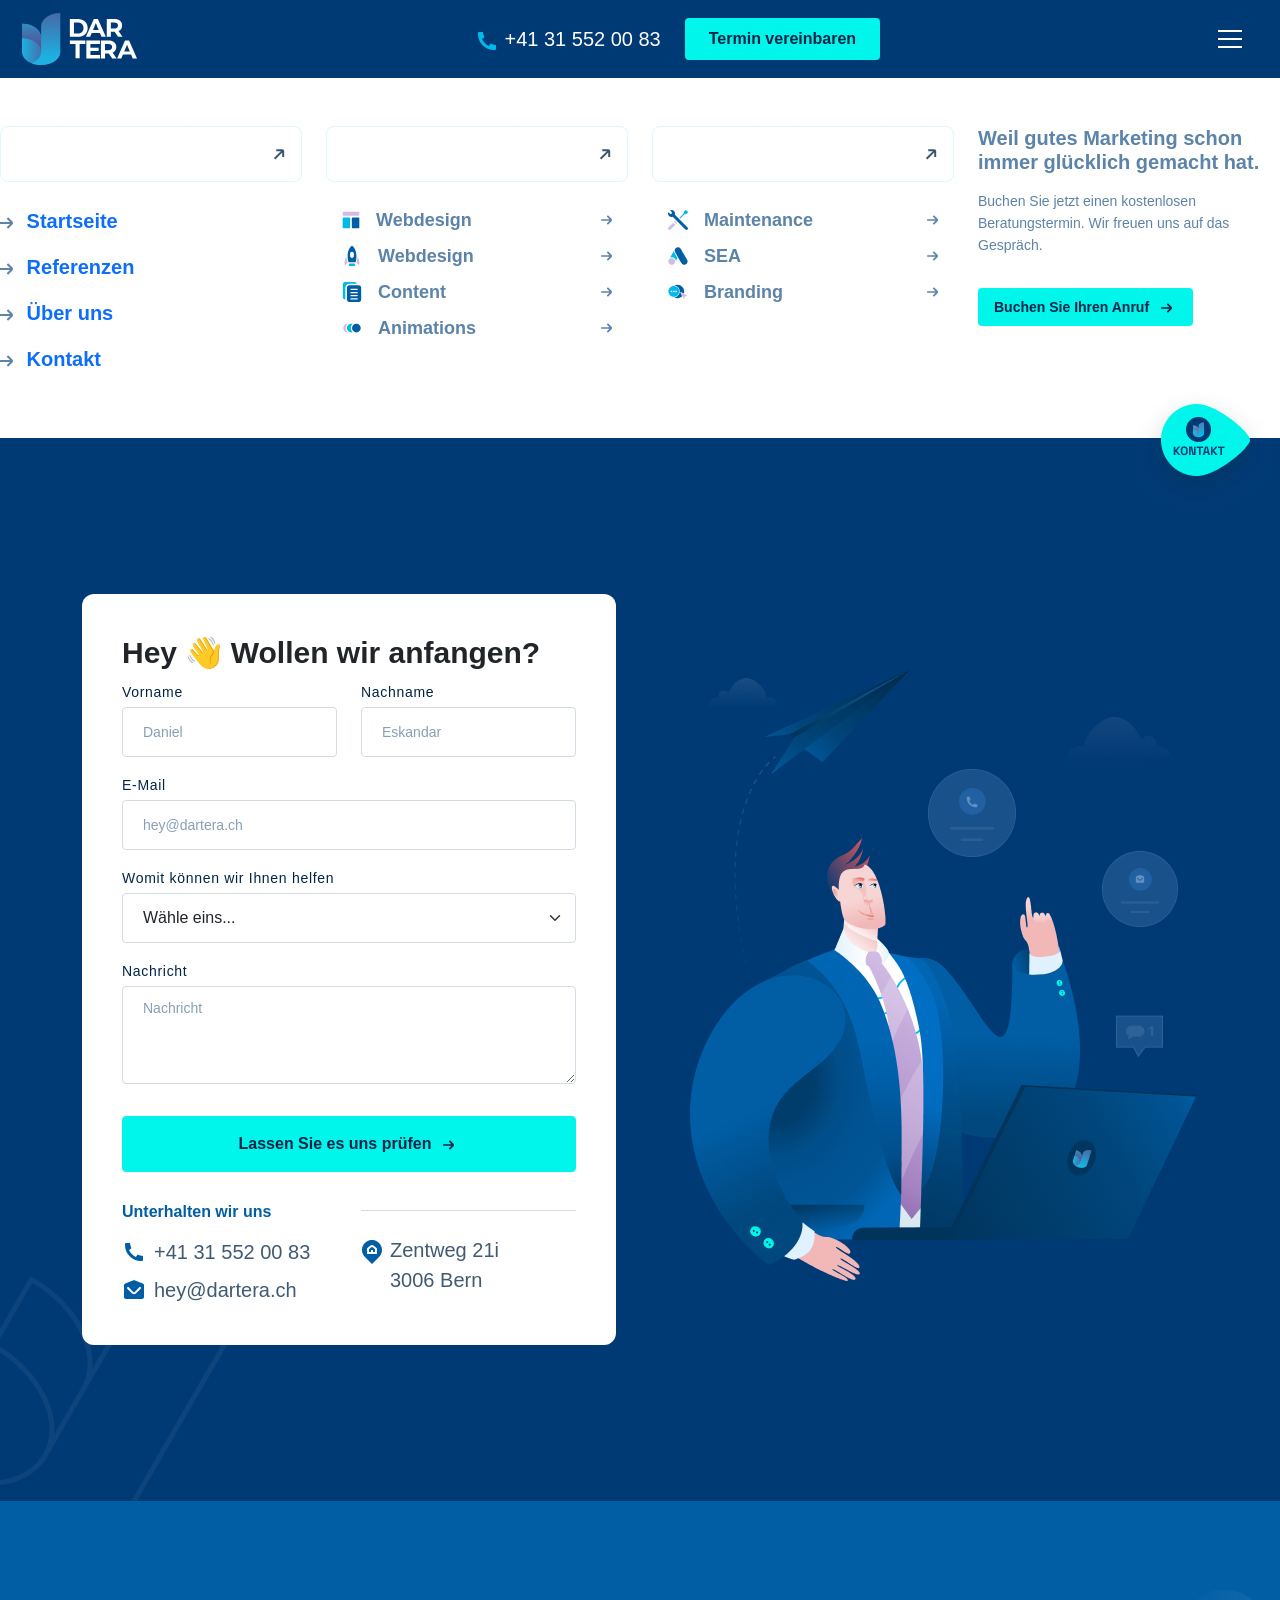
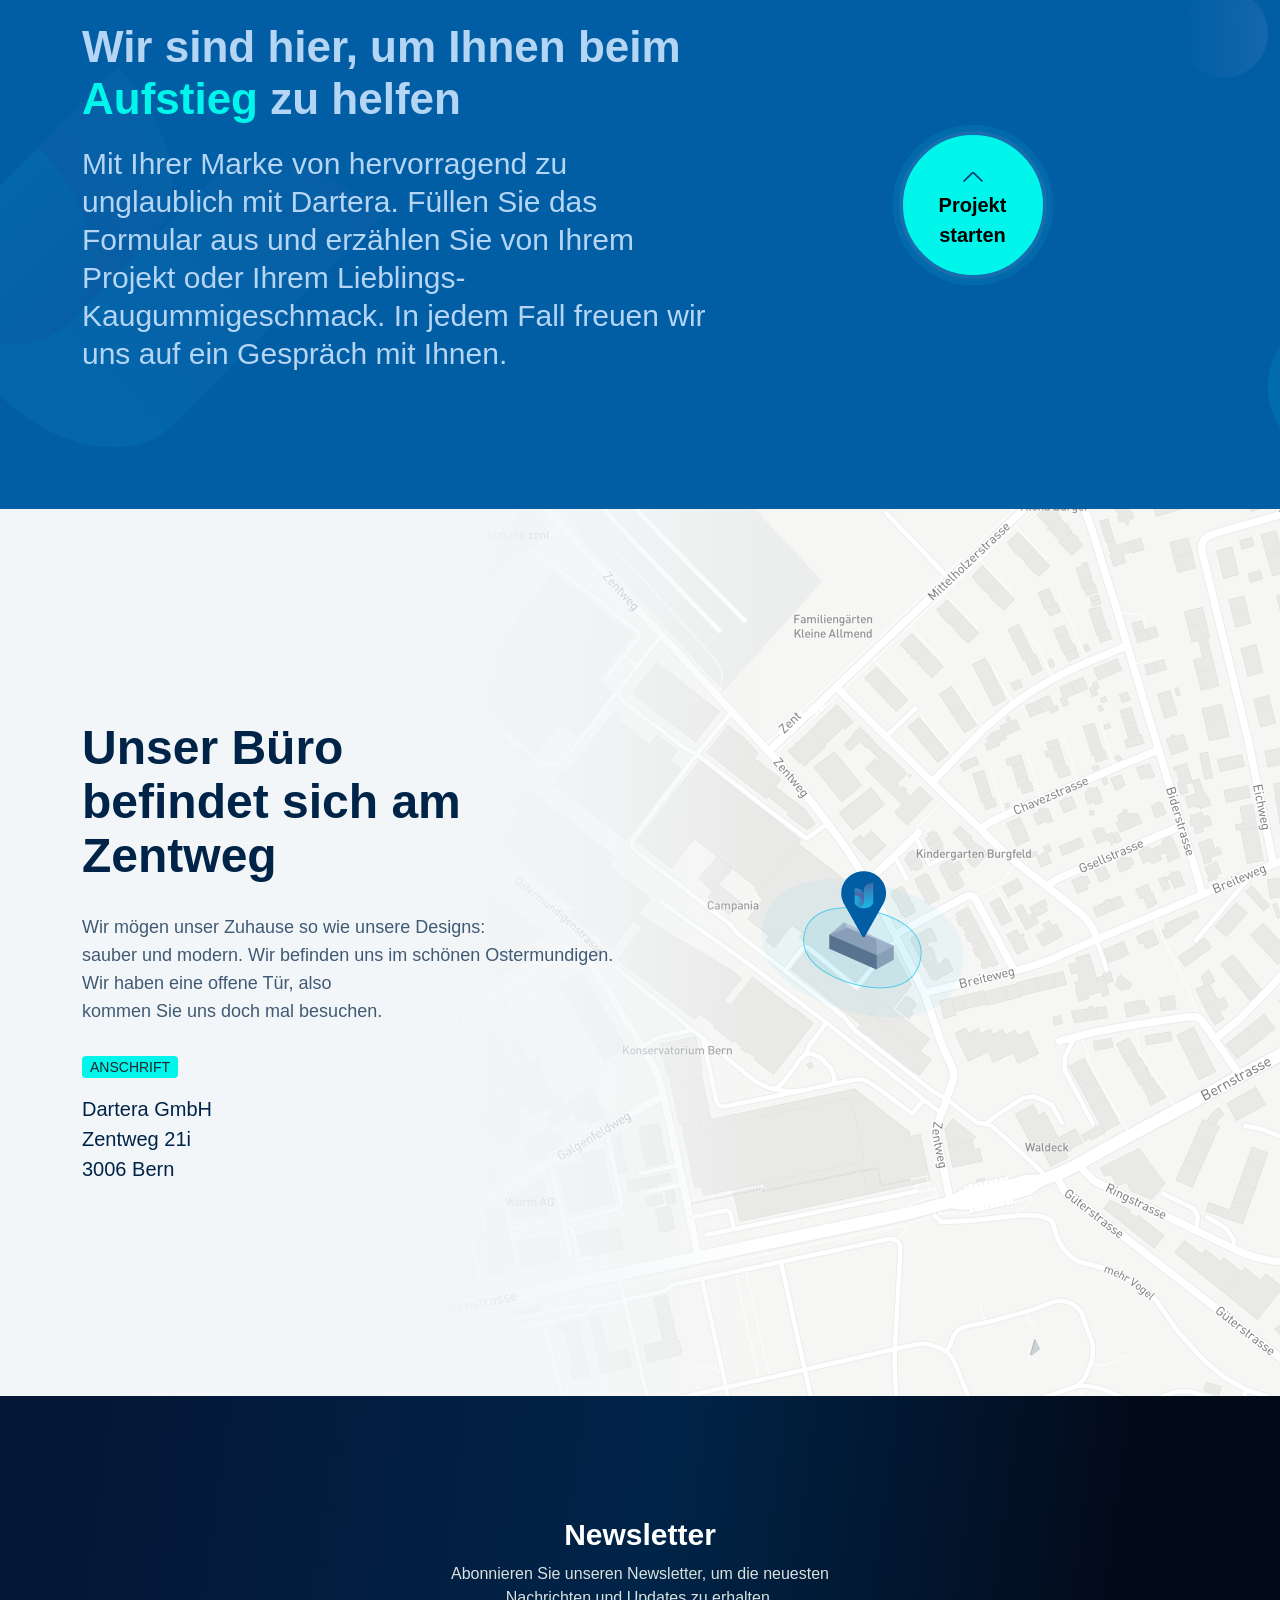
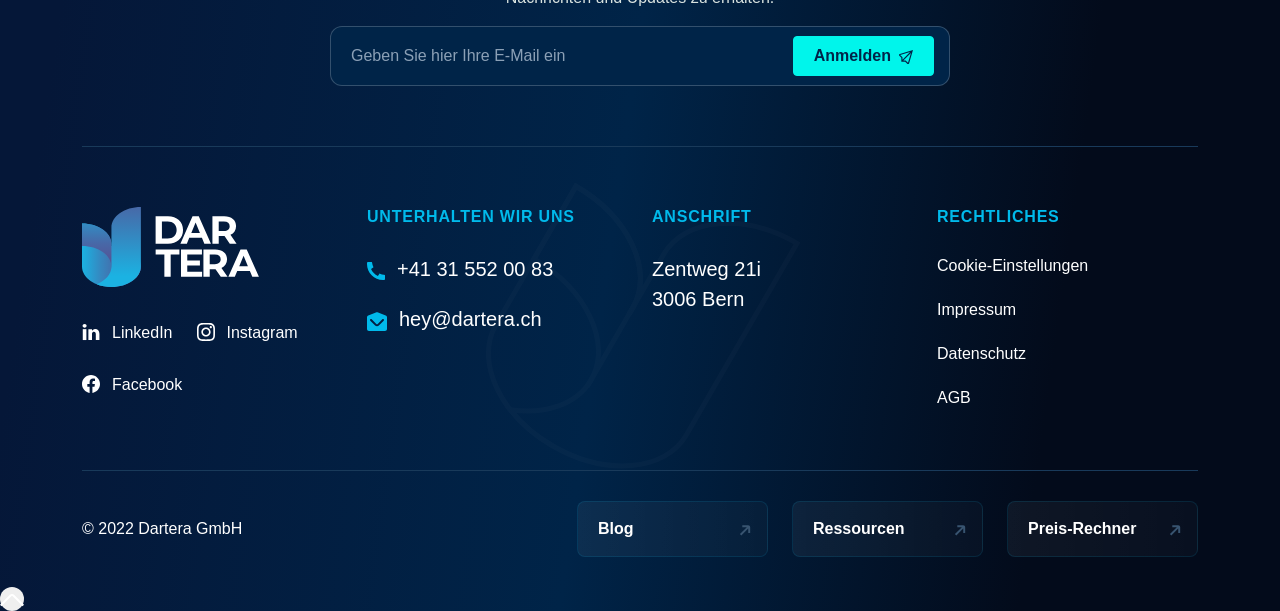
<file: contact.html>
<!DOCTYPE html>
<!--[if lt IE 7]>      <html class="no-js lt-ie9 lt-ie8 lt-ie7"> <![endif]-->
<!--[if IE 7]>         <html class="no-js lt-ie9 lt-ie8" lang="en-US"> <![endif]-->
<!--[if IE 8]>         <html class="no-js lt-ie9" lang="en-US"> <![endif]-->
<!--[if gt IE 8]><!-->
<!--<![endif]-->
<!--[if gte IE 9] <style type="text/css"> .gradient {filter: none;}</style><![endif]-->
<!--[if !IE]><html lang="en"><![endif]-->
<html lang="zxx" class="no-js">

<head>
    <meta charset="UTF-8">
    <meta http-equiv="X-UA-Compatible" content="IE=edge">
    <!-- Required meta tags for responsive -->
    <meta name="viewport" content="width=device-width, initial-scale=1, shrink-to-fit=no">
    <!-- The above 3 meta tags *must* come first in the head; any other head content must come *after* these tags -->
    <!-- Favicon and touch icons -->
    <link rel="icon" type="image/png" sizes="16x16" href="assets/img/favicon/favicoon.svg">
    <meta name="misapplication-TileColor" content="#ffffff">
    <meta name="theme-color" content="#ffffff">
    <!-- Twitter Card data -->
    <meta name="twitter:card" content="">
    <meta name="twitter:site" content="@twitter_username">
    <meta name="twitter:title" content="">
    <meta name="twitter:description" content="">
    <meta name="twitter:image" content="">
    <!-- Open Graph data -->
    <meta property="og:title" content="">
    <meta property="og:type" content="article">
    <meta property="og:url" content="">
    <meta property="og:image" content="">
    <meta property="og:description" content="">
    <meta property="og:site_name" content="R">
    <meta property="fb:admins" content="Facebook numeric ID">
    <!-- gmail verification -->
    <meta name="google-site-verification" content="">
    <!-- Website title -->
    <title>Contact</title>
    <link rel="stylesheet" href="assets/css/nioicon.css">
    <link rel="stylesheet" href="assets/css/animate.css">
    <!-- Local server Bootstrap CSS -->
    <!-- <link rel="stylesheet" href="assets/css/bootstrap.min.css"> -->

    <!-- CDN Bootstrap CSS -->
    <link rel="stylesheet" href="https://cdn.jsdelivr.net/npm/bootstrap@5.2.2/dist/css/bootstrap.min.css">
    <link rel="stylesheet" href="https://cdnjs.cloudflare.com/ajax/libs/OwlCarousel2/2.3.4/assets/owl.carousel.min.css">
    <link rel="stylesheet"
        href="https://cdnjs.cloudflare.com/ajax/libs/OwlCarousel2/2.3.4/assets/owl.theme.default.min.css">
    <!-- Main CSS -->
    <link rel="stylesheet" type="text/css" href="assets/css/style.css">
    <!-- jQuery (necessary for jQuery plugins) -->
    <script src="assets/js/jquery-3.6.1.min.js"></script>
</head>

<body>
    <!-- Main Coding Start Here -->
    <!-- header -/Start -->
    <header id="header">
        <!-- navbar -/Start -->
        <div class="header">
            <div class="container-fluid p-0">
                <nav class="menu-area navbar py-0 navbar-expand-xxl py-2">
                    <div class="container-fluid">
                        <a href="index.html" class="navbar-brand theme-logo">
                            <img src="assets/img/logo.svg" alt="logo" class="img-fluid">
                        </a>
    
                        <div class="d-xxl-none d-flex align-items-center gap-4 contactInfo px-4">
                            <a href="+41315520083" class=" text-decoration-none phone text-white fs-5">
                                <span><img src="assets/img/call.svg" class="img-fluid" alt="call"></span>
                                +41 31 552 00 83
                            </a>
                            <button type="button" class="nav-btn px-4 border-0 fs-6 fw-semi-bold text-gray_1">
                                Termin vereinbaren
                            </button>
                        </div>
    
    
                        <button class="navbar-toggler border-0" type="button" data-bs-toggle="collapse"
                            data-bs-target="#nav-toggle" aria-controls="nav-toggle" aria-expanded="false"
                            aria-label="Toggle navigation">
                            <span><img src="assets/img/menu.png" class="img-fluid" alt=""></span>
                        </button>
    
    
    
                        <div class="collapse navbar-collapse" id="nav-toggle">
                            <ul class="menu navbar-nav mx-auto mb-2 mb-lg-0">
                                <li class="nav-item">
                                    <a class="nav-link active py-4 px-0 mx-3 active fs-14 fw-bold text-uppercase"
                                        aria-current="page" href="index.html">Startseite</a>
                                </li>
                                <li class="nav-item dropdown">
                                    <a class="nav-link text-light_white py-4 px-0 mx-3 dropdown-toggle fs-14 fw-bold text-uppercase"
                                        href="#" role="button" data-bs-toggle="dropdown" aria-expanded="false">
                                        Leistungen
                                    </a>
                                    <div
                                        class="dropdown-menu mega-menu dropdown-menu-end fade-down bg-white box-shadow radius-8">
                                        <div class="dropdown-shape">
                                            <img src="assets/img/dropdown-shape.png " class="img-fluid" alt="">
                                        </div>
                                        <div class="row gx-2">
                                            <div class="col-xl-6">
                                                <a href="#"
                                                    class="nav-dropdown-item d-flex align-items-start gap-2 justify-content-between mb-3">
                                                    <div class="sidebar-left d-flex align-items-center gap-3">
                                                        <img src="assets/img/dropdown-logo1.png"
                                                            class="img-fluid dropdown-logo d-flex align-items-center justify-content-center"
                                                            alt="sidebarlogo">
                                                        <div>
                                                            <h5 class="fs-6 fw-bold text-indigo_dye">Webdesign</h5>
                                                            <p class="pb-0 text-gray_3 fs-12 mb-0 short-text">
                                                                Unvergessliche User Experience bieten</p>
                                                        </div>
    
                                                    </div>
                                                    <div class="">
                                                        <svg class="me-2 mt-2" width="11" height="10" viewBox="0 0 11 10"
                                                            fill="none" xmlns="http://www.w3.org/2000/svg">
                                                            <path
                                                                d="M10.5117 3.82164L6.93425 0.244141L5.75591 1.42247L8.50008 4.16664H0.166748V5.83331H8.50008L5.75591 8.57747L6.93425 9.75581L10.5117 6.17831C10.8242 5.86576 10.9997 5.44191 10.9997 4.99997C10.9997 4.55803 10.8242 4.13419 10.5117 3.82164V3.82164Z"
                                                                fill="white" />
                                                        </svg>
                                                    </div>
                                                </a>
                                            </div>
                                            <div class="col-xl-6">
                                                <a href="#"
                                                    class="nav-dropdown-item d-flex align-items-start gap-2 justify-content-between mb-3">
                                                    <div class="sidebar-left d-flex align-items-center gap-3">
                                                        <img src="assets/img/dropdown-logo6.png"
                                                            class="img-fluid dropdown-logo d-flex align-items-center justify-content-center"
                                                            alt="sidebarlogo">
                                                        <div>
                                                            <h5 class="fs-6 fw-bold text-indigo_dye">Maintenance</h5>
                                                            <p class="pb-0 text-gray_3 fs-12 mb-0 short-text">Unterhalt,
                                                                damit Ihre Website läuft</p>
                                                        </div>
    
                                                    </div>
                                                    <div class="">
                                                        <svg class="me-2 mt-2" width="11" height="10" viewBox="0 0 11 10"
                                                            fill="none" xmlns="http://www.w3.org/2000/svg">
                                                            <path
                                                                d="M10.5117 3.82164L6.93425 0.244141L5.75591 1.42247L8.50008 4.16664H0.166748V5.83331H8.50008L5.75591 8.57747L6.93425 9.75581L10.5117 6.17831C10.8242 5.86576 10.9997 5.44191 10.9997 4.99997C10.9997 4.55803 10.8242 4.13419 10.5117 3.82164V3.82164Z"
                                                                fill="white" />
                                                        </svg>
                                                    </div>
                                                </a>
                                            </div>
                                            <div class="col-xl-6">
                                                <a href="#"
                                                    class="nav-dropdown-item d-flex align-items-start gap-2 justify-content-between mb-3">
                                                    <div class="sidebar-left d-flex align-items-center gap-3">
                                                        <img src="assets/img/dropdown-logo2.png"
                                                            class="img-fluid dropdown-logo d-flex align-items-center justify-content-center"
                                                            alt="sidebarlogo">
                                                        <div>
                                                            <h5 class="fs-6 fw-bold text-indigo_dye">SEO</h5>
                                                            <p class="pb-0 text-gray_3 fs-12 mb-0 short-text">Mit
                                                                Relevanz gefunden werden</p>
                                                        </div>
    
                                                    </div>
                                                    <div class="">
                                                        <svg class="me-2 mt-2" width="11" height="10" viewBox="0 0 11 10"
                                                            fill="none" xmlns="http://www.w3.org/2000/svg">
                                                            <path
                                                                d="M10.5117 3.82164L6.93425 0.244141L5.75591 1.42247L8.50008 4.16664H0.166748V5.83331H8.50008L5.75591 8.57747L6.93425 9.75581L10.5117 6.17831C10.8242 5.86576 10.9997 5.44191 10.9997 4.99997C10.9997 4.55803 10.8242 4.13419 10.5117 3.82164V3.82164Z"
                                                                fill="white" />
                                                        </svg>
                                                    </div>
                                                </a>
                                            </div>
                                            <div class="col-xl-6">
                                                <a href="#"
                                                    class="nav-dropdown-item d-flex align-items-start gap-2 justify-content-between mb-3">
                                                    <div class="sidebar-left d-flex align-items-center gap-3">
                                                        <img src="assets/img/dropdown-logo7.png"
                                                            class="img-fluid dropdown-logo d-flex align-items-center justify-content-center"
                                                            alt="sidebarlogo">
                                                        <div>
                                                            <h5 class="fs-6 fw-bold text-indigo_dye">SEA</h5>
                                                            <p class="pb-0 text-gray_3 fs-12 mb-0 short-text">Google Ads
                                                                Werbung für sofortige Wirkung</p>
                                                        </div>
    
                                                    </div>
                                                    <div class="">
                                                        <svg class="me-2 mt-2" width="11" height="10" viewBox="0 0 11 10"
                                                            fill="none" xmlns="http://www.w3.org/2000/svg">
                                                            <path
                                                                d="M10.5117 3.82164L6.93425 0.244141L5.75591 1.42247L8.50008 4.16664H0.166748V5.83331H8.50008L5.75591 8.57747L6.93425 9.75581L10.5117 6.17831C10.8242 5.86576 10.9997 5.44191 10.9997 4.99997C10.9997 4.55803 10.8242 4.13419 10.5117 3.82164V3.82164Z"
                                                                fill="white" />
                                                        </svg>
                                                    </div>
                                                </a>
                                            </div>
                                            <div class="col-xl-6">
                                                <a href="#"
                                                    class="nav-dropdown-item d-flex align-items-start gap-2 justify-content-between mb-3">
                                                    <div class="sidebar-left d-flex align-items-center gap-3">
                                                        <img src="assets/img/dropdown-logo3.png"
                                                            class="img-fluid dropdown-logo d-flex align-items-center justify-content-center"
                                                            alt="sidebarlogo">
                                                        <div>
                                                            <h5 class="fs-6 fw-bold text-indigo_dye">Content</h5>
                                                            <p class="pb-0 text-gray_3 fs-12 mb-0 short-text">
                                                                SEO-Content, der verkauft</p>
                                                        </div>
    
                                                    </div>
                                                    <div class="">
                                                        <svg class="me-2 mt-2" width="11" height="10" viewBox="0 0 11 10"
                                                            fill="none" xmlns="http://www.w3.org/2000/svg">
                                                            <path
                                                                d="M10.5117 3.82164L6.93425 0.244141L5.75591 1.42247L8.50008 4.16664H0.166748V5.83331H8.50008L5.75591 8.57747L6.93425 9.75581L10.5117 6.17831C10.8242 5.86576 10.9997 5.44191 10.9997 4.99997C10.9997 4.55803 10.8242 4.13419 10.5117 3.82164V3.82164Z"
                                                                fill="white" />
                                                        </svg>
                                                    </div>
                                                </a>
                                            </div>
                                            <div class="col-xl-6">
                                                <a href="#"
                                                    class="nav-dropdown-item d-flex align-items-start gap-2 justify-content-between mb-3">
                                                    <div class="sidebar-left d-flex align-items-center gap-3">
                                                        <img src="assets/img/dropdown-logo8.png"
                                                            class="img-fluid dropdown-logo d-flex align-items-center justify-content-center"
                                                            alt="sidebarlogo">
                                                        <div>
                                                            <h5 class="fs-6 fw-bold text-indigo_dye">Branding</h5>
                                                            <p class="pb-0 text-gray_3 fs-12 mb-0 short-text">
                                                                Wiedererkennungswert für Ihre Firma</p>
                                                        </div>
    
                                                    </div>
                                                    <div class="">
                                                        <svg class="me-2 mt-2" width="11" height="10" viewBox="0 0 11 10"
                                                            fill="none" xmlns="http://www.w3.org/2000/svg">
                                                            <path
                                                                d="M10.5117 3.82164L6.93425 0.244141L5.75591 1.42247L8.50008 4.16664H0.166748V5.83331H8.50008L5.75591 8.57747L6.93425 9.75581L10.5117 6.17831C10.8242 5.86576 10.9997 5.44191 10.9997 4.99997C10.9997 4.55803 10.8242 4.13419 10.5117 3.82164V3.82164Z"
                                                                fill="white" />
                                                        </svg>
                                                    </div>
                                                </a>
                                            </div>
                                            <div class="col-xl-6">
                                                <a href="#"
                                                    class="nav-dropdown-item d-flex align-items-start gap-2 justify-content-between mb-3">
                                                    <div class="sidebar-left d-flex align-items-center gap-3">
                                                        <img src="assets/img/dropdown-logo4.png"
                                                            class="img-fluid dropdown-logo d-flex align-items-center justify-content-center"
                                                            alt="sidebarlogo">
                                                        <div>
                                                            <h5 class="fs-6 fw-bold text-indigo_dye">Animations</h5>
                                                            <p class="pb-0 text-gray_3 fs-12 mb-0 short-text">Wir
                                                                bringen Bewegung auf Ihre Website</p>
                                                        </div>
    
                                                    </div>
                                                    <div class="">
                                                        <svg class="me-2 mt-2" width="11" height="10" viewBox="0 0 11 10"
                                                            fill="none" xmlns="http://www.w3.org/2000/svg">
                                                            <path
                                                                d="M10.5117 3.82164L6.93425 0.244141L5.75591 1.42247L8.50008 4.16664H0.166748V5.83331H8.50008L5.75591 8.57747L6.93425 9.75581L10.5117 6.17831C10.8242 5.86576 10.9997 5.44191 10.9997 4.99997C10.9997 4.55803 10.8242 4.13419 10.5117 3.82164V3.82164Z"
                                                                fill="white" />
                                                        </svg>
                                                    </div>
                                                </a>
                                            </div>
                                        </div>
                                    </div>
                                </li>
                                <li class="nav-item">
                                    <a class="nav-link text-light_white py-4 px-0 mx-3 fs-14 fw-bold text-uppercase"
                                        href="referenzen.html">Referenzen</a>
                                </li>
                                <li class="nav-item">
                                    <a class="nav-link text-light_white py-4 px-0 mx-3 fs-14 fw-bold text-uppercase"
                                        href="#">Über
                                        uns</a>
                                </li>
                                <li class="nav-item">
                                    <a class="nav-link text-light_white py-4 px-0 mx-3 fs-14 fw-bold text-uppercase"
                                        href="#">Kontakt</a>
                                </li>
                            </ul>
    
    
                            <div class="nav-right d-flex align-items-center">
                                <div class="nav-item dropdown language pe-2">
                                    <a class="nav-link text-light_white py-4 px-0 mx-3 dropdown-toggle fs-14 fw-bold text-uppercase"
                                        href="#" role="button" data-bs-toggle="dropdown" aria-expanded="false">
                                        German
                                    </a>
                                    <ul class="dropdown-menu dropdown-menu-end fade-down">
                                        <li>
                                            <a class="dropdown-item text-light_white fs-14 fw-bold text-uppercase" href="#">
                                                Action
                                            </a>
                                        </li>
                                        <li>
                                            <a class="dropdown-item text-light_white fs-14 fw-bold text-uppercase" href="#">
                                                Another action
                                            </a>
                                        </li>
                                        <li>
                                            <a class="dropdown-item text-light_white fs-14 fw-bold text-uppercase" href="#">
                                                Something else here
                                            </a>
                                        </li>
                                    </ul>
                                </div>
                                <div class="d-xxl-flex d-none align-items-center gap-4 contactInfo px-4">
                                    <a href="+41315520083" class=" text-decoration-none phone text-white fs-5">
                                        <span><img src="assets/img/call.svg" class="img-fluid" alt="call"></span>
                                        +41 31 552 00 83
                                    </a>
                                    <button type="button" class="nav-btn px-4 border-0 fs-6 fw-semi-bold text-gray_1">
                                        Termin vereinbaren
                                    </button>
                                </div>
                                <div class="sidebar">
                                    <!-- <img src="assets/img/humbarger.svg" class="img-fluid" alt="sidebar"> -->
    
                                    <!-- <svg width="24" height="18" viewBox="0 0 24 18" fill="none"
                                                xmlns="http://www.w3.org/2000/svg">
                                                <rect x="12" width="12" height="2" fill="#00BAEB" />
                                                <rect x="12" y="16" width="12" height="2" fill="#00BAEB" />
                                                <rect x="0" y="8" width="24" height="2" fill="#00BAEB" />
                                            </svg> -->
    
                                    <svg class="sidebarToggle d-block" width="24" height="24" viewBox="0 0 24 24"
                                        fill="none" xmlns="http://www.w3.org/2000/svg">
                                        <rect x="12" y="3" width="24" height="2" fill="#00BAEB" />
                                        <rect x="12" y="19" width="24" height="2" fill="#00BAEB" />
                                        <rect x="0" y="11" width="24" height="2" fill="#00BAEB" />
                                    </svg>
    
    
    
                                    <svg class="sidebarClose d-none" width="22" height="20" viewBox="0 0 22 20" fill="none"
                                        xmlns="http://www.w3.org/2000/svg">
                                        <rect x="0.804688" y="17.7783" width="24" height="2"
                                            transform="rotate(-45 0.804688 17.7783)" fill="#00BAEB" />
                                        <rect x="2.21875" y="0.807617" width="24" height="2"
                                            transform="rotate(45 2.21875 0.807617)" fill="#00BAEB" />
                                    </svg>
    
                                </div>
                            </div>
                        </div>
                    </div>
                </nav>
            </div>
        </div>
        <!-- navbar -/End -->
    </header>
    <!--/ header -/End -->
    
    
    <!-- Dropdown -/start -->
    <div class="nav-dropdown py-5">
        <div class="row">
            <div class="col-sm-6 col-md-4 col-lg-3">
                <div class="footer-common-btn mb-4">
                    <a href="#"
                        class="radius-8 text-white text-decoration-none w-100 d-flex align-items-center justify-content-between">
                        <span class="fw-bold ">
                            Blog
                        </span>
                        <span>
                            <svg width="12" height="11" viewBox="0 0 12 11" fill="none" xmlns="http://www.w3.org/2000/svg">
                                <path
                                    d="M9.22446 0.214993L3.28476 0.214992L3.28476 2.17137L7.84088 2.17137L0.922998 9.08926L2.30658 10.4728L9.22446 3.55495L9.22446 8.11107L11.1808 8.11107L11.1808 2.17137C11.1808 1.65253 10.9746 1.15496 10.6077 0.78809C10.2409 0.421214 9.7433 0.215072 9.22446 0.214993V0.214993Z"
                                    fill="#385470" />
                            </svg>
                        </span>
                    </a>
                </div>
                <div>
                    <a class="sidebar-drop-item transition-02 fs-5 mb-3 d-block fw-bold text-decoration-none">
                        <svg class="me-2" width="13" height="12" viewBox="0 0 13 12" fill="none"
                            xmlns="http://www.w3.org/2000/svg">
                            <path
                                d="M12.414 4.58597L8.121 0.292969L6.707 1.70697L10 4.99997H0V6.99997H10L6.707 10.293L8.121 11.707L12.414 7.41397C12.7889 7.03891 12.9996 6.5303 12.9996 5.99997C12.9996 5.46964 12.7889 4.96102 12.414 4.58597Z"
                                fill="#5C83AA" />
                        </svg>
                        <span>Startseite</span>
    
                    </a>
                </div>
                <div>
                    <a class="sidebar-drop-item transition-02 fs-5 mb-3 d-block fw-bold text-decoration-none">
                        <svg class="me-2" width="13" height="12" viewBox="0 0 13 12" fill="none"
                            xmlns="http://www.w3.org/2000/svg">
                            <path
                                d="M12.414 4.58597L8.121 0.292969L6.707 1.70697L10 4.99997H0V6.99997H10L6.707 10.293L8.121 11.707L12.414 7.41397C12.7889 7.03891 12.9996 6.5303 12.9996 5.99997C12.9996 5.46964 12.7889 4.96102 12.414 4.58597Z"
                                fill="#5C83AA" />
                        </svg>
                        <span>Referenzen</span>
    
                    </a>
                </div>
                <div>
                    <a class="sidebar-drop-item transition-02 fs-5 mb-3 d-block fw-bold text-decoration-none">
                        <svg class="me-2" width="13" height="12" viewBox="0 0 13 12" fill="none"
                            xmlns="http://www.w3.org/2000/svg">
                            <path
                                d="M12.414 4.58597L8.121 0.292969L6.707 1.70697L10 4.99997H0V6.99997H10L6.707 10.293L8.121 11.707L12.414 7.41397C12.7889 7.03891 12.9996 6.5303 12.9996 5.99997C12.9996 5.46964 12.7889 4.96102 12.414 4.58597Z"
                                fill="#5C83AA" />
                        </svg>
                        <span>Über uns</span>
    
                    </a>
                </div>
                <div>
                    <a class="sidebar-drop-item transition-02 fs-5 mb-3 d-block fw-bold text-decoration-none">
                        <svg class="me-2" width="13" height="12" viewBox="0 0 13 12" fill="none"
                            xmlns="http://www.w3.org/2000/svg">
                            <path
                                d="M12.414 4.58597L8.121 0.292969L6.707 1.70697L10 4.99997H0V6.99997H10L6.707 10.293L8.121 11.707L12.414 7.41397C12.7889 7.03891 12.9996 6.5303 12.9996 5.99997C12.9996 5.46964 12.7889 4.96102 12.414 4.58597Z"
                                fill="#5C83AA" />
                        </svg>
                        <span>Kontakt</span>
                    </a>
                </div>
    
            </div>
    
    
            <div class="col-sm-6 col-md-4 col-lg-3">
                <div class="footer-common-btn mb-4">
                    <a href="#"
                        class="radius-8 text-white text-decoration-none w-100 d-flex align-items-center justify-content-between">
                        <span class="fw-bold ">
                            Ressourcen
                        </span>
                        <span>
                            <svg width="12" height="11" viewBox="0 0 12 11" fill="none" xmlns="http://www.w3.org/2000/svg">
                                <path
                                    d="M9.22446 0.214993L3.28476 0.214992L3.28476 2.17137L7.84088 2.17137L0.922998 9.08926L2.30658 10.4728L9.22446 3.55495L9.22446 8.11107L11.1808 8.11107L11.1808 2.17137C11.1808 1.65253 10.9746 1.15496 10.6077 0.78809C10.2409 0.421214 9.7433 0.215072 9.22446 0.214993V0.214993Z"
                                    fill="#385470" />
                            </svg>
                        </span>
                    </a>
                </div>
                <div>
                    <a href=""
                        class="text-decoration-none nav-dropdown-item d-flex radius-8 px-3 mb-2 align-items-center gap-2 justify-content-between">
                        <div class="sidebar-left d-flex align-items-center gap-3">
                            <img src="assets/img/dropdown1.svg" class="img-fluid" alt="sidebarlogo">
                            <p class="pb-0 text-info-light fs-18 fw-bold mb-0">Webdesign</p>
                        </div>
                        <svg width="11" height="10" viewBox="0 0 11 10" fill="none" xmlns="http://www.w3.org/2000/svg">
                            <path
                                d="M10.5091 3.82164L6.93156 0.244141L5.75323 1.42247L8.4974 4.16664H0.164062V5.83331H8.4974L5.75323 8.57747L6.93156 9.75581L10.5091 6.17831C10.8215 5.86576 10.997 5.44191 10.997 4.99997C10.997 4.55803 10.8215 4.13419 10.5091 3.82164V3.82164Z"
                                fill="#5C83AA" />
                        </svg>
    
                    </a>
                    <a href=""
                        class="text-decoration-none nav-dropdown-item d-flex radius-8 px-3 mb-2 align-items-center gap-2 justify-content-between">
                        <div class="sidebar-left d-flex align-items-center gap-3">
                            <img src="assets/img/dropdown2.svg" class="img-fluid" alt="sidebarlogo">
                            <p class="pb-0 text-info-light fs-18 fw-bold mb-0">Webdesign</p>
                        </div>
                        <svg width="11" height="10" viewBox="0 0 11 10" fill="none" xmlns="http://www.w3.org/2000/svg">
                            <path
                                d="M10.5091 3.82164L6.93156 0.244141L5.75323 1.42247L8.4974 4.16664H0.164062V5.83331H8.4974L5.75323 8.57747L6.93156 9.75581L10.5091 6.17831C10.8215 5.86576 10.997 5.44191 10.997 4.99997C10.997 4.55803 10.8215 4.13419 10.5091 3.82164V3.82164Z"
                                fill="#5C83AA" />
                        </svg>
    
                    </a>
                    <a href=""
                        class="text-decoration-none nav-dropdown-item d-flex radius-8 px-3 mb-2 align-items-center gap-2 justify-content-between">
                        <div class="sidebar-left d-flex align-items-center gap-3">
                            <img src="assets/img/dropdown3.svg" class="img-fluid" alt="sidebarlogo">
                            <p class="pb-0 text-info-light fs-18 fw-bold mb-0">Content</p>
                        </div>
                        <svg width="11" height="10" viewBox="0 0 11 10" fill="none" xmlns="http://www.w3.org/2000/svg">
                            <path
                                d="M10.5091 3.82164L6.93156 0.244141L5.75323 1.42247L8.4974 4.16664H0.164062V5.83331H8.4974L5.75323 8.57747L6.93156 9.75581L10.5091 6.17831C10.8215 5.86576 10.997 5.44191 10.997 4.99997C10.997 4.55803 10.8215 4.13419 10.5091 3.82164V3.82164Z"
                                fill="#5C83AA" />
                        </svg>
    
                    </a>
                    <a href=""
                        class="text-decoration-none nav-dropdown-item d-flex radius-8 px-3 mb-2 align-items-center gap-2 justify-content-between mb-3">
                        <div class="sidebar-left d-flex align-items-center gap-3">
                            <img src="assets/img/dropdown4.svg" class="img-fluid" alt="sidebarlogo">
                            <p class="pb-0 text-info-light fs-18 fw-bold mb-0">Animations</p>
                        </div>
                        <svg width="11" height="10" viewBox="0 0 11 10" fill="none" xmlns="http://www.w3.org/2000/svg">
                            <path
                                d="M10.5091 3.82164L6.93156 0.244141L5.75323 1.42247L8.4974 4.16664H0.164062V5.83331H8.4974L5.75323 8.57747L6.93156 9.75581L10.5091 6.17831C10.8215 5.86576 10.997 5.44191 10.997 4.99997C10.997 4.55803 10.8215 4.13419 10.5091 3.82164V3.82164Z"
                                fill="#5C83AA" />
                        </svg>
    
                    </a>
                </div>
            </div>
    
            <div class="col-sm-6 col-md-4 col-lg-3">
                <div class="footer-common-btn mb-4">
                    <a href="#"
                        class="radius-8 text-white text-decoration-none w-100 d-flex align-items-center justify-content-between">
                        <span class="fw-bold ">
                            Preis-Rechner
                        </span>
                        <span>
                            <svg width="12" height="11" viewBox="0 0 12 11" fill="none" xmlns="http://www.w3.org/2000/svg">
                                <path
                                    d="M9.22446 0.214993L3.28476 0.214992L3.28476 2.17137L7.84088 2.17137L0.922998 9.08926L2.30658 10.4728L9.22446 3.55495L9.22446 8.11107L11.1808 8.11107L11.1808 2.17137C11.1808 1.65253 10.9746 1.15496 10.6077 0.78809C10.2409 0.421214 9.7433 0.215072 9.22446 0.214993V0.214993Z"
                                    fill="#385470" />
                            </svg>
                        </span>
                    </a>
                </div>
                <div>
                    <a href=""
                        class="text-decoration-none nav-dropdown-item d-flex radius-8 px-3 mb-2 align-items-center gap-2 justify-content-between">
                        <div class="sidebar-left d-flex align-items-center gap-3">
                            <img src="assets/img/dropdown5.svg" class="img-fluid" alt="sidebarlogo">
                            <p class="pb-0 text-info-light fs-18 fw-bold mb-0">Maintenance</p>
                        </div>
                        <svg width="11" height="10" viewBox="0 0 11 10" fill="none" xmlns="http://www.w3.org/2000/svg">
                            <path
                                d="M10.5091 3.82164L6.93156 0.244141L5.75323 1.42247L8.4974 4.16664H0.164062V5.83331H8.4974L5.75323 8.57747L6.93156 9.75581L10.5091 6.17831C10.8215 5.86576 10.997 5.44191 10.997 4.99997C10.997 4.55803 10.8215 4.13419 10.5091 3.82164V3.82164Z"
                                fill="#5C83AA" />
                        </svg>
    
                    </a>
                    <a href=""
                        class="text-decoration-none  nav-dropdown-item d-flex radius-8 px-3 mb-2 align-items-center gap-2 justify-content-between">
                        <div class="sidebar-left d-flex align-items-center gap-3">
                            <img src="assets/img/dropdown6.svg" class="img-fluid" alt="sidebarlogo">
                            <p class="pb-0 text-info-light fs-18 fw-bold mb-0">SEA</p>
                        </div>
                        <svg width="11" height="10" viewBox="0 0 11 10" fill="none" xmlns="http://www.w3.org/2000/svg">
                            <path
                                d="M10.5091 3.82164L6.93156 0.244141L5.75323 1.42247L8.4974 4.16664H0.164062V5.83331H8.4974L5.75323 8.57747L6.93156 9.75581L10.5091 6.17831C10.8215 5.86576 10.997 5.44191 10.997 4.99997C10.997 4.55803 10.8215 4.13419 10.5091 3.82164V3.82164Z"
                                fill="#5C83AA" />
                        </svg>
    
                    </a>
                    <a href=""
                        class="text-decoration-none nav-dropdown-item d-flex radius-8 px-3 mb-2 align-items-center gap-2 justify-content-between">
                        <div class="sidebar-left d-flex align-items-center gap-3">
                            <img src="assets/img/dropdown7.svg" class="img-fluid" alt="sidebarlogo">
                            <p class="pb-0 text-info-light fs-18 fw-bold mb-0">Branding</p>
                        </div>
                        <svg width="11" height="10" viewBox="0 0 11 10" fill="none" xmlns="http://www.w3.org/2000/svg">
                            <path
                                d="M10.5091 3.82164L6.93156 0.244141L5.75323 1.42247L8.4974 4.16664H0.164062V5.83331H8.4974L5.75323 8.57747L6.93156 9.75581L10.5091 6.17831C10.8215 5.86576 10.997 5.44191 10.997 4.99997C10.997 4.55803 10.8215 4.13419 10.5091 3.82164V3.82164Z"
                                fill="#5C83AA" />
                        </svg>
    
                    </a>
    
                </div>
            </div>
    
            <div class="col-sm-6 col-md-4 col-lg-3">
                <div>
                    <h3 class=" text-info-light fs-5 fw-bold">Weil gutes Marketing schon immer glücklich gemacht hat.
                    </h3>
                    <p class="text-info-light fs-14 pt-2">Buchen Sie jetzt einen kostenlosen Beratungstermin. Wir freuen
                        uns auf das Gespräch.</p>
                    <div class="common-btn pt-3 mt-3">
                        <a href="#"
                            class=" lh-20 text-decoration-none bg-flourescent_blue radius-4 d-inline-flex align-items-center gap-2 py-2 px-3 text-gray_1 fs-14 fw-semi-bold">
                            <span>Buchen Sie Ihren Anruf</span>
                            <span>
                                <svg width="20" height="20" viewBox="0 0 20 20" fill="none"
                                    xmlns="http://www.w3.org/2000/svg">
                                    <path
                                        d="M14.5117 8.82164L10.9342 5.24414L9.75591 6.42247L12.5001 9.16664H4.16675V10.8333H12.5001L9.75591 13.5775L10.9342 14.7558L14.5117 11.1783C14.8242 10.8658 14.9997 10.4419 14.9997 9.99997C14.9997 9.55803 14.8242 9.13419 14.5117 8.82164Z"
                                        fill="#002448" />
                                </svg>
                            </span>
                        </a>
                    </div>
                </div>
            </div>
        </div>
    </div>
    <!--/ Dropdown -/End -->

    <!-- Banner -->
    <section
        class="subpage-page-banner2 research-banner d-flex align-items-center position-relative contact-banner-height">
        <div class="banner-shape position-absolute start-0 bottom-0">
            <img src="assets/img/banner-left-shape.png" class="img-fluid" alt="banner left shape">
        </div>
        <div class="contact-toggle" data-bs-toggle="offcanvas" data-bs-target="#offcanvasWithBothOptions"
            aria-controls="offcanvasWithBothOptions">
            <img src="assets/img/banner-click.png" class="img-fluid" alt="banner">
        </div>
        <div class="container">
            <div class="row gx-5 align-items-center">
                <div class="col-xl-6">
                    <div class="banner-left">
                        <div class="contact-form-wrapper">
                            <h3 class="fs-30 fw-bold">Hey 👋 Wollen wir anfangen?</h3>
                            <form class="contact-form mb-30">
                                <div class="row mb-3">
                                    <div class="col">
                                        <label for="firstName"
                                            class="fs-14 text-gray_1 lt-space-05 fw-medium mb-1">Vorname</label>
                                        <input type="text" class="form-control" placeholder="Daniel"
                                            aria-label="First name">
                                    </div>
                                    <div class="col">
                                        <label for="lastName"
                                            class="fs-14 text-gray_1 lt-space-05 fw-medium mb-1">Nachname</label>
                                        <input type="text" class="form-control" placeholder="Eskandar"
                                            aria-label="Last name">
                                    </div>
                                </div>
                                <div class="mb-3">
                                    <label for="myemail"
                                        class="fs-14 text-gray_1 lt-space-05 fw-medium mb-1">E-Mail</label>
                                    <input type="email" class="form-control radius-4 text-gray_4"
                                        placeholder="hey@dartera.ch" id="myemail">
                                </div>
                                <div class="mb-3">
                                    <label for="inputState"
                                        class="form-label fs-14 text-gray_1 lt-space-05 fw-medium mb-1">Womit können wir
                                        Ihnen helfen </label>
                                    <select id="inputState" class="form-select">
                                        <option selected>Wähle eins...</option>
                                        <option>...</option>
                                    </select>
                                </div>
                                <div class="mb-3">
                                    <label for="description"
                                        class="form-label fs-14 text-gray_1 lt-space-05 fw-medium mb-1">Nachricht</label>
                                    <textarea class="form-control" id="description" rows="3"
                                        placeholder="Nachricht"></textarea>
                                </div>


                                <!-- Common Buttons -/ Start -->
                                <div class="common-btn text-center pt-3">
                                    <a href="#"
                                        class="fill-btn fw-semi-bold text-gray_1 lh-20 text-decoration-none bg-flourescent_blue radius-4 d-flex align-items-center gap-2 justify-content-center m-0">
                                        <span>Lassen Sie es uns prüfen</span>
                                        <span>
                                            <svg width="20" height="20" viewBox="0 0 20 20" fill="none"
                                                xmlns="http://www.w3.org/2000/svg">
                                                <path
                                                    d="M14.5117 8.82164L10.9342 5.24414L9.75591 6.42247L12.5001 9.16664H4.16675V10.8333H12.5001L9.75591 13.5775L10.9342 14.7558L14.5117 11.1783C14.8242 10.8658 14.9997 10.4419 14.9997 9.99997C14.9997 9.55803 14.8242 9.13419 14.5117 8.82164Z"
                                                    fill="#002448" />
                                            </svg>
                                        </span>
                                    </a>
                                </div>
                                <!-- Common Buttons -/ End -->


                            </form>

                            <div class="form-footer">
                                <div class="row">
                                    <div class="col-6">
                                        <h6 class="fw-bold text-lapis_lazuli mb-3">Unterhalten wir uns</h6>
                                        <div class="d-flex align-items-center gap-2 mb-2">
                                            <svg width="24" height="24" viewBox="0 0 24 24" fill="none"
                                                xmlns="http://www.w3.org/2000/svg">
                                                <path
                                                    d="M21 16.42V19.956C21.0001 20.2092 20.9042 20.453 20.7316 20.6382C20.559 20.8234 20.3226 20.9363 20.07 20.954C19.633 20.984 19.276 21 19 21C10.163 21 3 13.837 3 5C3 4.724 3.015 4.367 3.046 3.93C3.06372 3.67744 3.17658 3.44101 3.3618 3.26841C3.54703 3.09581 3.79082 2.99989 4.044 3H7.58C7.70404 2.99987 7.8237 3.04586 7.91573 3.12902C8.00776 3.21218 8.0656 3.32658 8.078 3.45C8.101 3.68 8.122 3.863 8.142 4.002C8.34073 5.38892 8.748 6.73783 9.35 8.003C9.445 8.203 9.383 8.442 9.203 8.57L7.045 10.112C8.36445 13.1865 10.8145 15.6365 13.889 16.956L15.429 14.802C15.4919 14.714 15.5838 14.6509 15.6885 14.6237C15.7932 14.5964 15.9042 14.6068 16.002 14.653C17.267 15.2539 18.6156 15.6601 20.002 15.858C20.141 15.878 20.324 15.9 20.552 15.922C20.6752 15.9346 20.7894 15.9926 20.8724 16.0846C20.9553 16.1766 21.0012 16.2961 21.001 16.42H21Z"
                                                    fill="#015EA5" />
                                            </svg>
                                            <p class="m-0 fs-5 text-gray_2">+41 31 552 00 83</p>
                                        </div>
                                        <div class="d-flex align-items-center gap-2">
                                            <svg width="24" height="24" viewBox="0 0 24 24" fill="none"
                                                xmlns="http://www.w3.org/2000/svg">
                                                <path fill-rule="evenodd" clip-rule="evenodd"
                                                    d="M3.25722 5.49721C2.4979 5.80094 2 6.53636 2 7.35417V19.0001C2 20.1047 2.89543 21.0001 4 21.0001H20C21.1046 21.0001 22 20.1047 22 19.0001V7.35417C22 6.53636 21.5021 5.80094 20.7428 5.49721L13.1142 2.44577C12.3989 2.15968 11.6011 2.15968 10.8858 2.44577L3.25722 5.49721ZM6.70711 9.29299C6.31658 8.90247 5.68342 8.90247 5.29289 9.29299C4.90237 9.68352 4.90237 10.3167 5.29289 10.7072L9.87868 15.293C11.0503 16.4646 12.9497 16.4646 14.1213 15.293L18.7071 10.7072C19.0976 10.3167 19.0976 9.68352 18.7071 9.29299C18.3166 8.90247 17.6834 8.90247 17.2929 9.29299L12.7071 13.8788C12.3166 14.2693 11.6834 14.2693 11.2929 13.8788L6.70711 9.29299Z"
                                                    fill="#015EA5" />
                                            </svg>
                                            <p class="m-0 fs-5 text-gray_2">hey@dartera.ch</p>
                                        </div>
                                    </div>
                                    <div class="col-6">
                                        <div class="d-flex justify-content-center align-items-center mt-2 mb-4">
                                            <hr class="bar">
                                            </hr>
                                        </div>
                                        <div class="d-flex align-items-start gap-2">
                                            <span class="mt-1">
                                                <svg width="21" height="24" viewBox="0 0 21 24" fill="none"
                                                    xmlns="http://www.w3.org/2000/svg">
                                                    <path
                                                        d="M18.0715 2.936C17.1456 1.99347 16.0422 1.24375 14.8249 0.730147C13.6077 0.216544 12.3007 -0.0507555 10.9795 -0.0563082C9.65835 -0.0618608 8.34918 0.194444 7.12764 0.697797C5.9061 1.20115 4.79641 1.94157 3.86268 2.87629C2.92896 3.811 2.18971 4.92147 1.68766 6.14355C1.1856 7.36562 0.930685 8.67507 0.937639 9.99624C0.944593 11.3174 1.21328 12.6241 1.72817 13.8408C2.24307 15.0575 2.99396 16.1602 3.93747 17.085L11.0005 23.994L18.0715 17.077C19.9465 15.2017 20.9998 12.6584 20.9998 10.0065C20.9998 7.35462 19.9465 4.81132 18.0715 2.936ZM16.0005 14H6.00047V9.409C6.00163 9.02486 6.09084 8.64609 6.26125 8.3018C6.43165 7.95752 6.67872 7.65689 6.98347 7.423L9.48347 5.513C9.91979 5.18121 10.4528 5.00156 11.001 5.00156C11.5491 5.00156 12.0822 5.18121 12.5185 5.513L15.0185 7.423C15.3229 7.65709 15.5697 7.95779 15.7399 8.30205C15.9102 8.6463 15.9993 9.02497 16.0005 9.409V14ZM13.8005 9.013C13.8626 9.05958 13.913 9.11997 13.9477 9.1894C13.9824 9.25882 14.0005 9.33538 14.0005 9.413V12H12.0005V10H10.0005V12H8.00047V9.409C8.00047 9.33138 8.01854 9.25482 8.05326 9.1854C8.08797 9.11597 8.13837 9.05558 8.20047 9.009L10.7005 7.1C10.7877 7.03318 10.8946 6.99697 11.0045 6.99697C11.1144 6.99697 11.2212 7.03318 11.3085 7.1L13.8005 9.013Z"
                                                        fill="#015EA5" />
                                                </svg>
                                            </span>

                                            <p class="m-0 fs-5 text-gray_2">Zentweg 21i
                                                <br>
                                                3006 Bern
                                            </p>
                                        </div>
                                    </div>
                                </div>
                            </div>
                        </div>
                    </div>
                </div>
                <div class="col-xl-6">
                    <div class="ps-4 text-center">
                        <!-- <img src="assets/img/banner-bg.png" class="img-fluid" alt="banner"> -->
                        <img src="assets/img/contact-banner-img.png" id="object" class="img-fluid" alt="banner">
                    </div>
                </div>
            </div>
        </div>
    </section>
    <!--/ Banner -->

    <!-- /fullwidth highlight -/Start  -->
    <section class="contact-full-highlight-bg">
        <div class="container">
            <div class="row align-items-center">
                <div class="col-lg-7">
                    <div class="section-centent">
                        <h2 class="fs-44 fw-bold text-light_white mb-3 pb-1">
                            Wir sind hier, um Ihnen beim <span class="text-flourescent_blue">Aufstieg</span> zu helfen
                        </h2>
                        <p class="text-light_white fs-30">
                            Mit Ihrer Marke von hervorragend zu unglaublich mit Dartera. Füllen Sie das Formular aus und
                            erzählen Sie von Ihrem
                            Projekt oder Ihrem Lieblings-Kaugummigeschmack. In jedem Fall freuen wir uns auf ein
                            Gespräch mit Ihnen.
                        </p>

                    </div>
                </div>
                <div class="col-lg-5">
                    <div class="text-center">
                        <button class="start-btn fs-5 fw-bold mx-auto">
                            <span>
                                <svg width="20" height="20" viewBox="0 0 20 20" fill="none"
                                    xmlns="http://www.w3.org/2000/svg">
                                    <g clip-path="url(#clip0_11969_72852)">
                                        <path
                                            d="M18.8245 15.1234L10.592 6.8909C10.4335 6.73883 10.2224 6.65391 10.0028 6.65391C9.7832 6.65391 9.57209 6.73883 9.41365 6.8909L1.18615 15.1184L0.0078125 13.9401L8.23531 5.71257C8.71166 5.25801 9.3448 5.00439 10.0032 5.00439C10.6617 5.00439 11.2948 5.25801 11.7711 5.71257L20.0028 13.9451L18.8245 15.1234Z"
                                            fill="#003A75" />
                                    </g>
                                    <defs>
                                        <clipPath id="clip0_11969_72852">
                                            <rect width="20" height="20" fill="white" />
                                        </clipPath>
                                    </defs>
                                </svg>

                            </span>
                            Projekt
                            starten
                        </button>
                    </div>
                </div>
            </div>
        </div>
    </section>
    <!-- /fullwidth highlight -/End  -->


    <section class="map d-flex align-items-center">
        <div class="container">
            <div class="row">
                <div class="col-md-6">
                    <div class="text-area">
                        <h2 class="fs-48 fw-bold text-gray_1 mb-30">Unser Büro <br> befindet sich am <br> Zentweg</h2>
                        <p class="fs-18 text-gray_2 mb-30">Wir mögen unser Zuhause so wie unsere Designs: <br> sauber
                            und modern. Wir befinden uns im schönen Ostermundigen. Wir haben
                            eine offene Tür, also <br> kommen Sie uns doch mal besuchen.</p>

                        <h6
                            class="fs-14 accordion-desc px-2 bg-flourescent_blue d-inline-block radius-4 text-uppercase mb-3">
                            Anschrift</h6>
                        <p class="fs-5 text-gray_1 mb-0">Dartera GmbH <br> Zentweg 21i <br>
                            3006 Bern</p>
                    </div>
                </div>
            </div>
        </div>
    </section>

    <!-- Footer section -/Start -->
    <footer class="footer-area position-relative">
        <div class="footer-bg-shape-1 position-absolute">
            <img src="assets/img/footer-shape-1.svg" alt="Bg Shape" class="img-fluid">
        </div>
        <div class="container">
            <!-- Fooetr top -/Start -->
            <div class="footer-top">
                <div class="row">
                    <div class="newsletter text-center">
                        <h4 class="fs-30 fw-bold text-white mb-2">
                            Newsletter
                        </h4>
                        <p class="mb-0 text-dark_6">
                            Abonnieren Sie unseren Newsletter, um die neuesten <br class="d-none d-lg-block"> Nachrichten und Updates zu erhalten.
                        </p>

                        <div class="subscribe-box mt-3 position-relative">
                            <input class="subscribe-field radius-12 w-100 text-white " type="email" name="subscribe-mail" id="" placeholder="Geben Sie hier Ihre E-Mail ein">
                            <div class="subscribe-btn">
                                <a href="#" class="fill-btn fw-semi-bold text-gray_1 lh-20 text-decoration-none bg-flourescent_blue radius-4 d-inline-flex align-items-center gap-2">
                                    <span>Anmelden</span>
                                    <span>
                                        <svg width="14" height="14" viewBox="0 0 14 14" fill="none" xmlns="http://www.w3.org/2000/svg">
                                            <path d="M0.842238 3.8902C0.646913 3.94601 0.469545 4.05186 0.327685 4.19726C0.185826 4.34267 0.0843913 4.52259 0.0334185 4.71923C-0.0175542 4.91588 -0.0162984 5.12242 0.0370618 5.31843C0.090422 5.51444 0.194037 5.69311 0.337654 5.83678L2.32799 7.82478V11.6666H6.1739L8.17765 13.6674C8.2852 13.7759 8.41313 13.8621 8.55408 13.9209C8.69504 13.9798 8.84624 14.0102 8.99899 14.0104C9.09938 14.0102 9.19935 13.9973 9.29649 13.9719C9.49305 13.9224 9.6731 13.822 9.81851 13.6808C9.96393 13.5396 10.0696 13.3626 10.1248 13.1675L13.9947 0.012207L0.842238 3.8902ZM1.16657 5.01195L11.0996 2.08362L3.49582 9.67511V7.34178L1.16657 5.01195ZM9.00657 12.8426L6.65749 10.4999H4.32415L11.9267 2.90379L9.00657 12.8426Z" fill="#002448"/>
                                            </svg>                                            
                                    </span>
                                </a>
                            </div>
                        </div>
                    </div>
                </div>
            </div>
            <!-- Fooetr top -/End -->

            <!-- Fooetr Main -/Start -->
            <div class="footer-main">
                <div class="row">
                    
                    <div class="col-sm-6 col-lg-3">
                        <div class="footer-widget">
                            
                            <a href="index.html" class="site-logo mb-30 d-inline-block">
                                <img src="assets/img/footer-logo.svg" alt="">
                            </a>
                            
                            <ul class="widget-list list-unstyled m-0 d-flex flex-wrap gap-4">
                                <li class="widget-list-item pb-0">
                                    <a href="#" class="text-decoration-none text-white fs-6 d-flex align-items-center">
                                        <span class="pe-2 me-1 ">
                                            <img src="assets/img/linkedin-white.svg" alt="LinkedIn" class="img-fluid">
                                        </span>
                                        <span class="widget-list-item-hover position-relative mt-1">
                                            LinkedIn
                                        </span>
                                    </a>
                                </li>
                                <li class="widget-list-item pb-0">
                                    <a href="#" class="text-decoration-none text-white fs-6 d-flex align-items-center">
                                        <span class="pe-2 me-1 ">
                                            <img src="assets/img/instagram-white.svg" alt="LinkedIn" class="img-fluid">
                                        </span>
                                        <span class="widget-list-item-hover position-relative mt-1">
                                            Instagram
                                        </span>
                                    </a>
                                </li>
                                <li class="widget-list-item pb-0">
                                    <a href="#" class="text-decoration-none text-white fs-6 d-flex align-items-center">
                                        <span class="pe-2 me-1 ">
                                            <img src="assets/img/facebook-white.svg" alt="LinkedIn" class="img-fluid">
                                        </span>
                                        <span class="widget-list-item-hover position-relative mt-1">
                                            Facebook
                                        </span>
                                    </a>
                                </li>
                            </ul>
                        </div>
                    </div>

                    <div class="col-sm-6 col-lg-3">
                        <div class="footer-widget">
                            <h6
                                class="footer-widget-heading fw-semi-bold text-cyan text-uppercase lt-space-05 pb-4 mb-1">
                                Unterhalten wir uns
                            </h6>
                            <ul class="widget-list list-unstyled m-0">
                                <li class="widget-list-item">
                                    <a href="tel:+41315520083"
                                        class="text-decoration-none text-white fs-5 d-flex align-items-center">
                                        <span class="pe-2 me-1 ">
                                            <svg width="18" height="18" viewBox="0 0 18 18" fill="none"
                                                xmlns="http://www.w3.org/2000/svg">
                                                <path
                                                    d="M18 13.42V16.956C18.0001 17.2092 17.9042 17.453 17.7316 17.6382C17.559 17.8234 17.3226 17.9363 17.07 17.954C16.633 17.984 16.276 18 16 18C7.163 18 0 10.837 0 2C0 1.724 0.015 1.367 0.046 0.93C0.06372 0.67744 0.17658 0.44101 0.3618 0.26841C0.54703 0.0958102 0.79082 -0.000109725 1.044 2.74852e-07H4.58C4.70404 -0.000129725 4.8237 0.0458602 4.91573 0.12902C5.00776 0.21218 5.0656 0.32658 5.078 0.45C5.101 0.68 5.122 0.863 5.142 1.002C5.34073 2.38892 5.748 3.73783 6.35 5.003C6.445 5.203 6.383 5.442 6.203 5.57L4.045 7.112C5.36445 10.1865 7.8145 12.6365 10.889 13.956L12.429 11.802C12.4919 11.714 12.5838 11.6509 12.6885 11.6237C12.7932 11.5964 12.9042 11.6068 13.002 11.653C14.267 12.2539 15.6156 12.6601 17.002 12.858C17.141 12.878 17.324 12.9 17.552 12.922C17.6752 12.9346 17.7894 12.9926 17.8724 13.0846C17.9553 13.1766 18.0012 13.2961 18.001 13.42H18Z"
                                                    fill="#00BAEB" />
                                            </svg>
                                        </span>
                                        <span class="widget-list-item-hover position-relative">
                                            +41 31 552 00 83
                                        </span>
                                    </a>
                                </li>

                                <li class="widget-list-item pb-0">
                                    <a href="mailto:hey@dartera.ch"
                                        class="text-decoration-none text-white fs-5 d-flex align-items-center">
                                        <span class="pe-2 me-1 ">
                                            <svg width="20" height="19" viewBox="0 0 20 19" fill="none"
                                                xmlns="http://www.w3.org/2000/svg">
                                                <path fill-rule="evenodd" clip-rule="evenodd"
                                                    d="M1.25722 3.49696C0.4979 3.80069 0 4.53611 0 5.35392V16.9999C0 18.1045 0.89543 18.9999 2 18.9999H18C19.1046 18.9999 20 18.1045 20 16.9999V5.35392C20 4.53611 19.5021 3.80069 18.7428 3.49696L11.1142 0.445525C10.3989 0.159435 9.6011 0.159435 8.8858 0.445525L1.25722 3.49696ZM4.70711 7.29274C4.31658 6.90222 3.68342 6.90222 3.29289 7.29274C2.90237 7.68327 2.90237 8.31645 3.29289 8.70695L7.87868 13.2928C9.0503 14.4644 10.9497 14.4644 12.1213 13.2928L16.7071 8.70695C17.0976 8.31645 17.0976 7.68327 16.7071 7.29274C16.3166 6.90222 15.6834 6.90222 15.2929 7.29274L10.7071 11.8786C10.3166 12.2691 9.6834 12.2691 9.2929 11.8786L4.70711 7.29274Z"
                                                    fill="#00BAEB" />
                                            </svg>
                                        </span>
                                        <span class="widget-list-item-hover position-relative">
                                            hey@dartera.ch
                                        </span>
                                    </a>
                                </li>
                            </ul>
                        </div>
                    </div>

                    <div class="col-sm-6 col-lg-3">
                        <div class="footer-widget">
                            <h6
                                class="footer-widget-heading fw-semi-bold text-cyan text-uppercase lt-space-05 pb-4 mb-1">
                                Anschrift
                            </h6>
                            <ul class="widget-list list-unstyled m-0">
                                <li class="widget-list-item pb-0">
                                    <p class="text-white mb-0 fs-5">
                                        Zentweg 21i <br> 3006 Bern
                                    </p>
                                </li>
                            </ul>
                        </div>
                    </div>

                    <div class="col-sm-6 col-lg-3">
                        <div class="footer-widget">
                            <h6
                                class="footer-widget-heading fw-semi-bold text-cyan text-uppercase lt-space-05 pb-4 mb-1">
                                Rechtliches
                            </h6>
                            <ul class="widget-list list-unstyled m-0">
                                <li class="widget-list-item">
                                    <a href="#" class="text-decoration-none text-white fs-6 fw-medium">
                                        <span class="widget-list-item-hover footer-right-arrow position-relative">
                                            Cookie-Einstellungen
                                        </span>
                                    </a>
                                </li>
                                <li class="widget-list-item">
                                    <a href="#" class="text-decoration-none text-white fs-6 fw-medium">
                                        <span class="widget-list-item-hover footer-right-arrow position-relative">
                                            Impressum
                                        </span>
                                    </a>
                                </li>
                                <li class="widget-list-item">
                                    <a href="#" class="text-decoration-none text-white fs-6 fw-medium">
                                        <span class="widget-list-item-hover footer-right-arrow position-relative">
                                            Datenschutz
                                        </span>
                                    </a>
                                </li>
                                <li class="widget-list-item pb-0">
                                    <a href="#" class="text-decoration-none text-white fs-6 fw-medium">
                                        <span class="widget-list-item-hover footer-right-arrow position-relative">
                                            AGB
                                        </span>
                                    </a>
                                </li>

                            </ul>
                        </div>
                    </div>

                </div>
            </div>
            <!-- Fooetr Main -/End -->

            <div class="footer-bottom">
                <div class="row align-items-center">
                    <div class="col-lg-5">
                        <div class="col text-white fw-medium">
                            © 2022 Dartera GmbH
                        </div>
                    </div>
                    <div class="col-lg-7">
                        <div class="footer-button-wrapper d-flex align-items-center justify-content-end gap-4">

                            <div class="footer-common-btn">
                                <a href="#"
                                    class="radius-8 text-white text-decoration-none w-100 d-flex align-items-center justify-content-between">
                                    <span class="fw-bold ">
                                        Blog
                                    </span>
                                    <span>
                                        <svg width="12" height="11" viewBox="0 0 12 11" fill="none"
                                            xmlns="http://www.w3.org/2000/svg">
                                            <path
                                                d="M9.22446 0.214993L3.28476 0.214992L3.28476 2.17137L7.84088 2.17137L0.922998 9.08926L2.30658 10.4728L9.22446 3.55495L9.22446 8.11107L11.1808 8.11107L11.1808 2.17137C11.1808 1.65253 10.9746 1.15496 10.6077 0.78809C10.2409 0.421214 9.7433 0.215072 9.22446 0.214993V0.214993Z"
                                                fill="#385470" />
                                        </svg>
                                    </span>
                                </a>
                            </div>

                            <div class="footer-common-btn">
                                <a href="#"
                                    class="radius-8 text-white text-decoration-none w-100 d-flex align-items-center justify-content-between">
                                    <span class="fw-bold ">
                                        Ressourcen
                                    </span>
                                    <span>
                                        <svg width="12" height="11" viewBox="0 0 12 11" fill="none"
                                            xmlns="http://www.w3.org/2000/svg">
                                            <path
                                                d="M9.22446 0.214993L3.28476 0.214992L3.28476 2.17137L7.84088 2.17137L0.922998 9.08926L2.30658 10.4728L9.22446 3.55495L9.22446 8.11107L11.1808 8.11107L11.1808 2.17137C11.1808 1.65253 10.9746 1.15496 10.6077 0.78809C10.2409 0.421214 9.7433 0.215072 9.22446 0.214993V0.214993Z"
                                                fill="#385470" />
                                        </svg>
                                    </span>
                                </a>
                            </div>

                            <div class="footer-common-btn">
                                <a href="#"
                                    class="radius-8 text-white text-decoration-none w-100 d-flex align-items-center justify-content-between">
                                    <span class="fw-bold ">
                                        Preis-Rechner
                                    </span>
                                    <span>
                                        <svg width="12" height="11" viewBox="0 0 12 11" fill="none"
                                            xmlns="http://www.w3.org/2000/svg">
                                            <path
                                                d="M9.22446 0.214993L3.28476 0.214992L3.28476 2.17137L7.84088 2.17137L0.922998 9.08926L2.30658 10.4728L9.22446 3.55495L9.22446 8.11107L11.1808 8.11107L11.1808 2.17137C11.1808 1.65253 10.9746 1.15496 10.6077 0.78809C10.2409 0.421214 9.7433 0.215072 9.22446 0.214993V0.214993Z"
                                                fill="#385470" />
                                        </svg>
                                    </span>
                                </a>
                            </div>

                        </div>
                    </div>
                </div>
            </div>
        </div>
        <button type="button" class="border-0 rounded-pill" id="btn-back-to-top">
            <img src="assets/img/back-to-top-icon.svg" alt="Back To Top" class="img-fluid">
        </button>
    </footer>
    <!-- Footer section -/End -->
    

<!-- sidebar1 -->
<div class="nav-sidebar">
    <div class="offcanvas offcanvas-end p-2" data-bs-scroll="true" tabindex="-1" id="offcanvasWithBothOptions"
        aria-labelledby="offcanvasWithBothOptionsLabel">
        <div class="offcanvas-header">
            <h5 class="offcanvas-title fs-30 fw-bold text-gray_1" id="offcanvasWithBothOptionsLabel">Wir freuen uns
                immer mit Ihnen zu sprechen.</h5>
            <button type="button" class="btn-close" data-bs-dismiss="offcanvas" aria-label="Close"></button>
        </div>
        <div class="offcanvas-body">
            <div class="offcanvas-body-top">
                <p class="fs-6 text-lapis_lazuli fw-bold">Unterhalten wir uns</p>
                <a href="tel:+41315520083" class="text-decoration-none d-flex align-items-center gap-2 mb-2">
                    <img src="assets/img/call1.png" class="img-fluid" alt="call">
                    <p class="text-gray_2 fs-5 mb-0">+41 31 552 00 83</p>
                </a>
                <a href="mailto:hey@dartera.ch" class="text-decoration-none d-flex align-items-center gap-2">
                    <img src="assets/img/email1.png" class="img-fluid" alt="call">
                    <p class="text-gray_2 fs-5 mb-0">hey@dartera.ch</p>
                </a>
            </div>
            <div class="offcanvas-body-bottom">
                <div class="nav-sidebar-item d-flex align-items-center gap-2 justify-content-between mb-3">
                    <div class="sidebar-left d-flex align-items-center gap-3">
                        <img src="assets/img/sidebar.svg" class="img-fluid" alt="sidebarlogo">
                        <p class="pb-0 text-lapis_lazuli fs-18 fw-bold mb-0">Termin vereinbaren</p>
                    </div>
                    <svg width="13" height="12" viewBox="0 0 13 12" fill="none" xmlns="http://www.w3.org/2000/svg">
                        <path
                            d="M12.4142 4.58597L8.12115 0.292969L6.70715 1.70697L10.0002 4.99997H0.000152588V6.99997H10.0002L6.70715 10.293L8.12115 11.707L12.4142 7.41397C12.7891 7.03891 12.9997 6.5303 12.9997 5.99997C12.9997 5.46964 12.7891 4.96102 12.4142 4.58597V4.58597Z"
                            fill="#B3CFE4" />
                    </svg>

                </div>
                <div class="nav-sidebar-item d-flex align-items-center gap-2 justify-content-between mb-3"
                    data-bs-toggle="offcanvas" data-bs-target="#offcanvasWithBothOptions2"
                    aria-controls="offcanvasWithBothOptions">
                    <div class="sidebar-left d-flex align-items-center gap-3">
                        <img src="assets/img/sidebar2.svg" class="img-fluid" alt="sidebarlogo">
                        <p class="pb-0 text-lapis_lazuli fs-18 fw-bold mb-0">Rückruf anfordern</p>
                    </div>
                    <svg width="13" height="12" viewBox="0 0 13 12" fill="none" xmlns="http://www.w3.org/2000/svg">
                        <path
                            d="M12.4142 4.58597L8.12115 0.292969L6.70715 1.70697L10.0002 4.99997H0.000152588V6.99997H10.0002L6.70715 10.293L8.12115 11.707L12.4142 7.41397C12.7891 7.03891 12.9997 6.5303 12.9997 5.99997C12.9997 5.46964 12.7891 4.96102 12.4142 4.58597V4.58597Z"
                            fill="#B3CFE4" />
                    </svg>

                </div>
                <div class="nav-sidebar-item d-flex align-items-center gap-2 justify-content-between mb-3"
                    data-bs-toggle="offcanvas" data-bs-target="#offcanvasWithBothOptions3"
                    aria-controls="offcanvasWithBothOptions">
                    <div class="sidebar-left d-flex align-items-center gap-3">
                        <img src="assets/img/sidebar4.svg" class="img-fluid" alt="sidebarlogo">
                        <p class="pb-0 text-lapis_lazuli fs-18 fw-bold mb-0">Nachricht senden</p>
                    </div>
                    <svg width="13" height="12" viewBox="0 0 13 12" fill="none" xmlns="http://www.w3.org/2000/svg">
                        <path
                            d="M12.4142 4.58597L8.12115 0.292969L6.70715 1.70697L10.0002 4.99997H0.000152588V6.99997H10.0002L6.70715 10.293L8.12115 11.707L12.4142 7.41397C12.7891 7.03891 12.9997 6.5303 12.9997 5.99997C12.9997 5.46964 12.7891 4.96102 12.4142 4.58597V4.58597Z"
                            fill="#B3CFE4" />
                    </svg>

                </div>
                <div class="nav-sidebar-item d-flex align-items-center gap-2 justify-content-between mb-3">
                    <div class="sidebar-left d-flex align-items-center gap-3">
                        <img src="assets/img/sidebar5.svg" class="img-fluid" alt="sidebarlogo">
                        <p class="pb-0 text-lapis_lazuli fs-18 fw-bold mb-0">Kontaktseite öffnen</p>
                    </div>
                    <svg width="13" height="12" viewBox="0 0 13 12" fill="none" xmlns="http://www.w3.org/2000/svg">
                        <path
                            d="M12.4142 4.58597L8.12115 0.292969L6.70715 1.70697L10.0002 4.99997H0.000152588V6.99997H10.0002L6.70715 10.293L8.12115 11.707L12.4142 7.41397C12.7891 7.03891 12.9997 6.5303 12.9997 5.99997C12.9997 5.46964 12.7891 4.96102 12.4142 4.58597V4.58597Z"
                            fill="#B3CFE4" />
                    </svg>

                </div>
            </div>
        </div>
    </div>
</div>
<!--/ sidebar1 -->


<!-- sidebar2 -->
<div class="nav-sidebar">
    <div class="offcanvas offcanvas-end p-2" data-bs-scroll="true" tabindex="-1" id="offcanvasWithBothOptions2"
        aria-labelledby="offcanvasWithBothOptionsLabel">
        <div class="offcanvas-header d-block">
            <a href="#" class="d-block text-lapis_lazuli fs-6 text-decoration-none" data-bs-toggle="offcanvas"
                data-bs-target="#offcanvasWithBothOptions" aria-controls="offcanvasWithBothOptions">
                <svg class="me-1" width="11" height="10" viewBox="0 0 11 10" fill="none"
                    xmlns="http://www.w3.org/2000/svg">
                    <path
                        d="M10.8332 4.16664H2.49987L5.24403 1.42247L4.0657 0.244141L0.488199 3.82164C0.175747 4.13419 0.000221252 4.55803 0.000221252 4.99997C0.000221252 5.44191 0.175747 5.86576 0.488199 6.17831L4.0657 9.75581L5.24403 8.57747L2.49987 5.83331H10.8332V4.16664Z"
                        fill="#015EA5" />
                </svg>

                Zurück
            </a>
            <h5 class="offcanvas-title fs-30 fw-bold text-gray_1 mt-3" id="offcanvasWithBothOptionsLabel">Rückruf
                anfordern</h5>
            <p class="fs-14 text-gray_2 mt-2">Wir werden uns für ein Gespräch bei Ihnen melden.</p>
            <button type="button" class="btn-close" data-bs-dismiss="offcanvas" aria-label="Close"></button>
        </div>
        <div class="offcanvas-body">
            <div class="offcanvas-body-top">
                <div class="mb-3">
                    <label for="exampleFormControlInput1" class="form-label fs-14 fw-medium text-gray_1 ls-5">Ihren
                        Namen</label>
                    <input type="email" class="form-control fs-14 fw-medium text-gray_4"
                        id="exampleFormControlInput1 ls-5" placeholder="Daniel">
                </div>
                <div class="mb-3">
                    <label for="exampleFormControlInput1"
                        class="form-label fs-14 fw-medium text-gray_1 ls-5">E-Mail</label>
                    <input type="email" class="form-control fs-14 fw-medium text-gray_4"
                        id="exampleFormControlInput1 ls-5" placeholder="hey@dartera.ch">
                </div>
                <div class="mb-1">
                    <label for="exampleFormControlInput1"
                        class="form-label fs-14 fw-medium text-gray_1 ls-5">Telefonnummer</label>
                    <input type="email" class="form-control fs-14 fw-medium text-gray_4"
                        id="exampleFormControlInput1 ls-5" placeholder="+41 31 552 00 83">
                </div>
            </div>
            <div class="offcanvas-body-bottom common-border-b pb-4 mb-4">
                <h3 class="fs-20 fw-bold text-gray_1 mb-3">Ich suche</h3>
                <div class="row">
                    <div class="col-xl-6">
                        <div class="form-check pt-2">
                            <input class="form-check-input" type="checkbox" value="" id="flexCheckChecked" checked>
                            <label class="form-check-label fs-6 text-gray_2" for="flexCheckChecked">
                                SEA
                            </label>
                        </div>
                        <div class="form-check pt-2">
                            <input class="form-check-input" type="checkbox" value="" id="flexCheckDefault">
                            <label class="form-check-label fs-6 text-gray_2" for="flexCheckDefault">
                                Webdesign
                            </label>
                        </div>
                        <div class="form-check pt-2">
                            <input class="form-check-input" type="checkbox" value="" id="flexCheckDefault">
                            <label class="form-check-label fs-6 text-gray_2" for="flexCheckDefault">
                                Content
                            </label>
                        </div>
                        <div class="form-check pt-2">
                            <input class="form-check-input" type="checkbox" value="" id="flexCheckDefault">
                            <label class="form-check-label fs-6 text-gray_2" for="flexCheckDefault">
                                Animations
                            </label>
                        </div>
                    </div>
                    <div class="col-xl-6">
                        <div class="form-check pt-2">
                            <input class="form-check-input" type="checkbox" value="" id="flexCheckChecked">
                            <label class="form-check-label fs-6 text-gray_2" for="flexCheckChecked">
                                SEO
                            </label>
                        </div>
                        <div class="form-check pt-2">
                            <input class="form-check-input" type="checkbox" value="" id="flexCheckDefault">
                            <label class="form-check-label fs-6 text-gray_2" for="flexCheckDefault">
                                Maintenance
                            </label>
                        </div>
                        <div class="form-check pt-2">
                            <input class="form-check-input" type="checkbox" value="" id="flexCheckDefault">
                            <label class="form-check-label fs-6 text-gray_2" for="flexCheckDefault">
                                Webdesign
                            </label>
                        </div>
                        <div class="form-check pt-2">
                            <input class="form-check-input" type="checkbox" value="" id="flexCheckDefault">
                            <label class="form-check-label fs-6 text-gray_2" for="flexCheckDefault">
                                Branding
                            </label>
                        </div>

                    </div>
                </div>

            </div>
            <div>
                <p class="fs-14 fw-medium ls-5">Beschreiben Sie uns Ihr Anliegen</p>
                <div class="form-floating">
                    <textarea class="form-control" placeholder="Leave a comment here" id="floatingTextarea2"
                        style="height: 80px"></textarea>
                    <label for="floatingTextarea2 fs-14 text-gray_4">Beschreiben Sie uns Ihr Anliegen</label>
                </div>
            </div>
            <div class="common-btn text-center pt-3 mt-4">
                <a href="#"
                    class="fill-btn fw-semi-bold text-gray_1 lh-20 text-decoration-none bg-flourescent_blue radius-4 d-flex align-items-center gap-2 justify-content-center">
                    <span>Senden</span>
                    <span>
                        <svg width="20" height="20" viewBox="0 0 20 20" fill="none" xmlns="http://www.w3.org/2000/svg">
                            <path
                                d="M14.5117 8.82164L10.9342 5.24414L9.75591 6.42247L12.5001 9.16664H4.16675V10.8333H12.5001L9.75591 13.5775L10.9342 14.7558L14.5117 11.1783C14.8242 10.8658 14.9997 10.4419 14.9997 9.99997C14.9997 9.55803 14.8242 9.13419 14.5117 8.82164Z"
                                fill="#002448" />
                        </svg>
                    </span>
                </a>
            </div>
        </div>
    </div>
</div>
<!--/ sidebar2 -->



<!-- sidebar3 -->
<div class="nav-sidebar">
    <div class="offcanvas offcanvas-end p-2" data-bs-scroll="true" tabindex="-1" id="offcanvasWithBothOptions3"
        aria-labelledby="offcanvasWithBothOptionsLabel">
        <div class="offcanvas-header d-block">
            <a href="#" class="d-block text-lapis_lazuli fs-6 text-decoration-none" data-bs-toggle="offcanvas"
                data-bs-target="#offcanvasWithBothOptions" aria-controls="offcanvasWithBothOptions">
                <svg class="me-1" width="11" height="10" viewBox="0 0 11 10" fill="none"
                    xmlns="http://www.w3.org/2000/svg">
                    <path
                        d="M10.8332 4.16664H2.49987L5.24403 1.42247L4.0657 0.244141L0.488199 3.82164C0.175747 4.13419 0.000221252 4.55803 0.000221252 4.99997C0.000221252 5.44191 0.175747 5.86576 0.488199 6.17831L4.0657 9.75581L5.24403 8.57747L2.49987 5.83331H10.8332V4.16664Z"
                        fill="#015EA5" />
                </svg>

                Zurück
            </a>
            <h5 class="offcanvas-title fs-30 fw-bold text-gray_1 mt-3" id="offcanvasWithBothOptionsLabel">Nachricht
                senden</h5>
            <p class="fs-14 text-gray_2 mt-2">Wir werden uns für ein Gespräch bei Ihnen melden.</p>
            <button type="button" class="btn-close" data-bs-dismiss="offcanvas" aria-label="Close"></button>
        </div>
        <div class="offcanvas-body">
            <div class="offcanvas-body-top">
                <div class="mb-3">
                    <label for="exampleFormControlInput1" class="form-label fs-14 fw-medium text-gray_1 ls-5">Ihren
                        Namen</label>
                    <input type="email" class="form-control fs-14 fw-medium text-gray_4"
                        id="exampleFormControlInput1 ls-5" placeholder="Daniel">
                </div>
                <div class="mb-3">
                    <label for="exampleFormControlInput1"
                        class="form-label fs-14 fw-medium text-gray_1 ls-5">E-Mail</label>
                    <input type="email" class="form-control fs-14 fw-medium text-gray_4"
                        id="exampleFormControlInput1 ls-5" placeholder="hey@dartera.ch">
                </div>
                <div class="mb-1">
                    <label for="exampleFormControlInput1"
                        class="form-label fs-14 fw-medium text-gray_1 ls-5">Telefonnummer</label>
                    <input type="email" class="form-control fs-14 fw-medium text-gray_4"
                        id="exampleFormControlInput1 ls-5" placeholder="+41 31 552 00 83">
                </div>
            </div>
            <div class="offcanvas-body-bottom common-border-b pb-4 mb-4">
                <h3 class="fs-20 fw-bold text-gray_1 mb-3">Ich suche</h3>
                <div class="row">
                    <div class="col-xl-6">
                        <div class="form-check pt-2">
                            <input class="form-check-input" type="checkbox" value="" id="flexCheckChecked" checked>
                            <label class="form-check-label fs-6 text-gray_2" for="flexCheckChecked">
                                SEA
                            </label>
                        </div>
                        <div class="form-check pt-2">
                            <input class="form-check-input" type="checkbox" value="" id="flexCheckDefault">
                            <label class="form-check-label fs-6 text-gray_2" for="flexCheckDefault">
                                Webdesign
                            </label>
                        </div>
                        <div class="form-check pt-2">
                            <input class="form-check-input" type="checkbox" value="" id="flexCheckDefault">
                            <label class="form-check-label fs-6 text-gray_2" for="flexCheckDefault">
                                Content
                            </label>
                        </div>
                        <div class="form-check pt-2">
                            <input class="form-check-input" type="checkbox" value="" id="flexCheckDefault">
                            <label class="form-check-label fs-6 text-gray_2" for="flexCheckDefault">
                                Animations
                            </label>
                        </div>
                    </div>
                    <div class="col-xl-6">
                        <div class="form-check pt-2">
                            <input class="form-check-input" type="checkbox" value="" id="flexCheckChecked">
                            <label class="form-check-label fs-6 text-gray_2" for="flexCheckChecked">
                                SEO
                            </label>
                        </div>
                        <div class="form-check pt-2">
                            <input class="form-check-input" type="checkbox" value="" id="flexCheckDefault">
                            <label class="form-check-label fs-6 text-gray_2" for="flexCheckDefault">
                                Maintenance
                            </label>
                        </div>
                        <div class="form-check pt-2">
                            <input class="form-check-input" type="checkbox" value="" id="flexCheckDefault">
                            <label class="form-check-label fs-6 text-gray_2" for="flexCheckDefault">
                                Webdesign
                            </label>
                        </div>
                        <div class="form-check pt-2">
                            <input class="form-check-input" type="checkbox" value="" id="flexCheckDefault">
                            <label class="form-check-label fs-6 text-gray_2" for="flexCheckDefault">
                                Branding
                            </label>
                        </div>

                    </div>
                </div>

            </div>
            <div>
                <p class="fs-14 fw-medium ls-5">Beschreiben Sie uns Ihr Anliegen</p>
                <div class="form-floating">
                    <textarea class="form-control" placeholder="Leave a comment here" id="floatingTextarea2"
                        style="height: 80px"></textarea>
                    <label for="floatingTextarea2 fs-14 text-gray_4">Beschreiben Sie uns Ihr Anliegen</label>
                </div>
            </div>
            <div class="common-btn text-center pt-3 mt-4">
                <a href="#"
                    class="fill-btn fw-semi-bold text-gray_1 lh-20 text-decoration-none bg-flourescent_blue radius-4 d-flex align-items-center gap-2 justify-content-center">
                    <span>Senden</span>
                    <span>
                        <svg width="20" height="20" viewBox="0 0 20 20" fill="none" xmlns="http://www.w3.org/2000/svg">
                            <path
                                d="M14.5117 8.82164L10.9342 5.24414L9.75591 6.42247L12.5001 9.16664H4.16675V10.8333H12.5001L9.75591 13.5775L10.9342 14.7558L14.5117 11.1783C14.8242 10.8658 14.9997 10.4419 14.9997 9.99997C14.9997 9.55803 14.8242 9.13419 14.5117 8.82164Z"
                                fill="#002448" />
                        </svg>
                    </span>
                </a>
            </div>
        </div>
    </div>
</div>
<!--/ sidebar3 -->


    <!-- Cookie popup start -->
    <section class="cookie-popup hide p-4">
        <div class="container-fluid">
            <div class="row">
                <div class="col-lg-8">
                    <h5 class="mb-0 fs-5 text-gray_1 fw-bold">
                        <span class="me-2">
                            <img src="./assets/img/cookies.png" alt="cookie">
                        </span>
                        Wir schätzen Ihre Privatsphäre
                    </h5>
                    <p class="text-gray_3 mb-0 mt-2">
                        Wir verwenden Cookies, um Ihr Surferlebnis zu verbessern, personalisierte Anzeigen oder Inhalte
                        bereitzustellen und
                        unseren Datenverkehr zu analysieren. Indem Sie auf „Alle akzeptieren“ klicken, stimmen Sie
                        unserer
                        Verwendung von
                        Cookies zu.
                        <a class="text-decoration-none" href="#">Weiterlesen</a>
                    </p>
                </div>
                <div class="col-lg-4 d-flex align-items-center">
                    <!-- Common Buttons -/ Start -->
                    <div class="common-btn d-flex align-items-center justify-content-end gap-3">
                        <div class="dropdown show">
                            <a class="cookie-btn fw-semi-bold lh-20 text-decoration-none radius-4 dropdown-toggle"
                                href="#" role="button" id="dropdownMenuLink" data-toggle="dropdown" aria-haspopup="true"
                                aria-expanded="false">
                                Anpassen
                            </a>

                            <div class="dropdown-menu" aria-labelledby="dropdownMenuLink">
                                <a class="dropdown-item" href="#">Action</a>
                                <a class="dropdown-item" href="#">Another action</a>
                            </div>
                        </div>
                        <a href="#"
                            class="cookie-btn fw-semi-bold lh-20 text-decoration-none radius-4 d-inline-flex align-items-center">
                            Alles ablehnen
                        </a>
                        <button id="agree-btn"
                            class="cookie-btn fw-semi-bold lh-20 text-decoration-none radius-4 d-inline-flex align-items-center">
                            Alle akzeptieren
                        </button>
                    </div>
                    <!-- Common Buttons -/ End -->
                </div>
            </div>
        </div>
    </section>
    <!-- Cookie popup end -->


    <!-- Main Coding End -->
    <!-- Include all compiled plugins (below), or include individual files as needed -->
    <!-- <script src="assets/js/wow.min.js"></script> -->
    <!-- Local Bootstrap bundle js -->
    <!-- <script src="assets/js/bootstrap.bundle.min.js"></script> -->

    <!-- CDN Bootstrap bundle js -->
    <script src="https://cdn.jsdelivr.net/npm/bootstrap@5.2.2/dist/js/bootstrap.bundle.min.js"></script>
    <script src="https://cdnjs.cloudflare.com/ajax/libs/OwlCarousel2/2.3.4/owl.carousel.min.js"></script>
    <!-- Script JS -->
    <script src="assets/js/script.js"></script>

    <!-- <h1 class="wow fadeInDown" data-wow-duration="1.5s" data-wow-delay="300ms"> Hello  </h1> -->
</body>

</html>
</file>
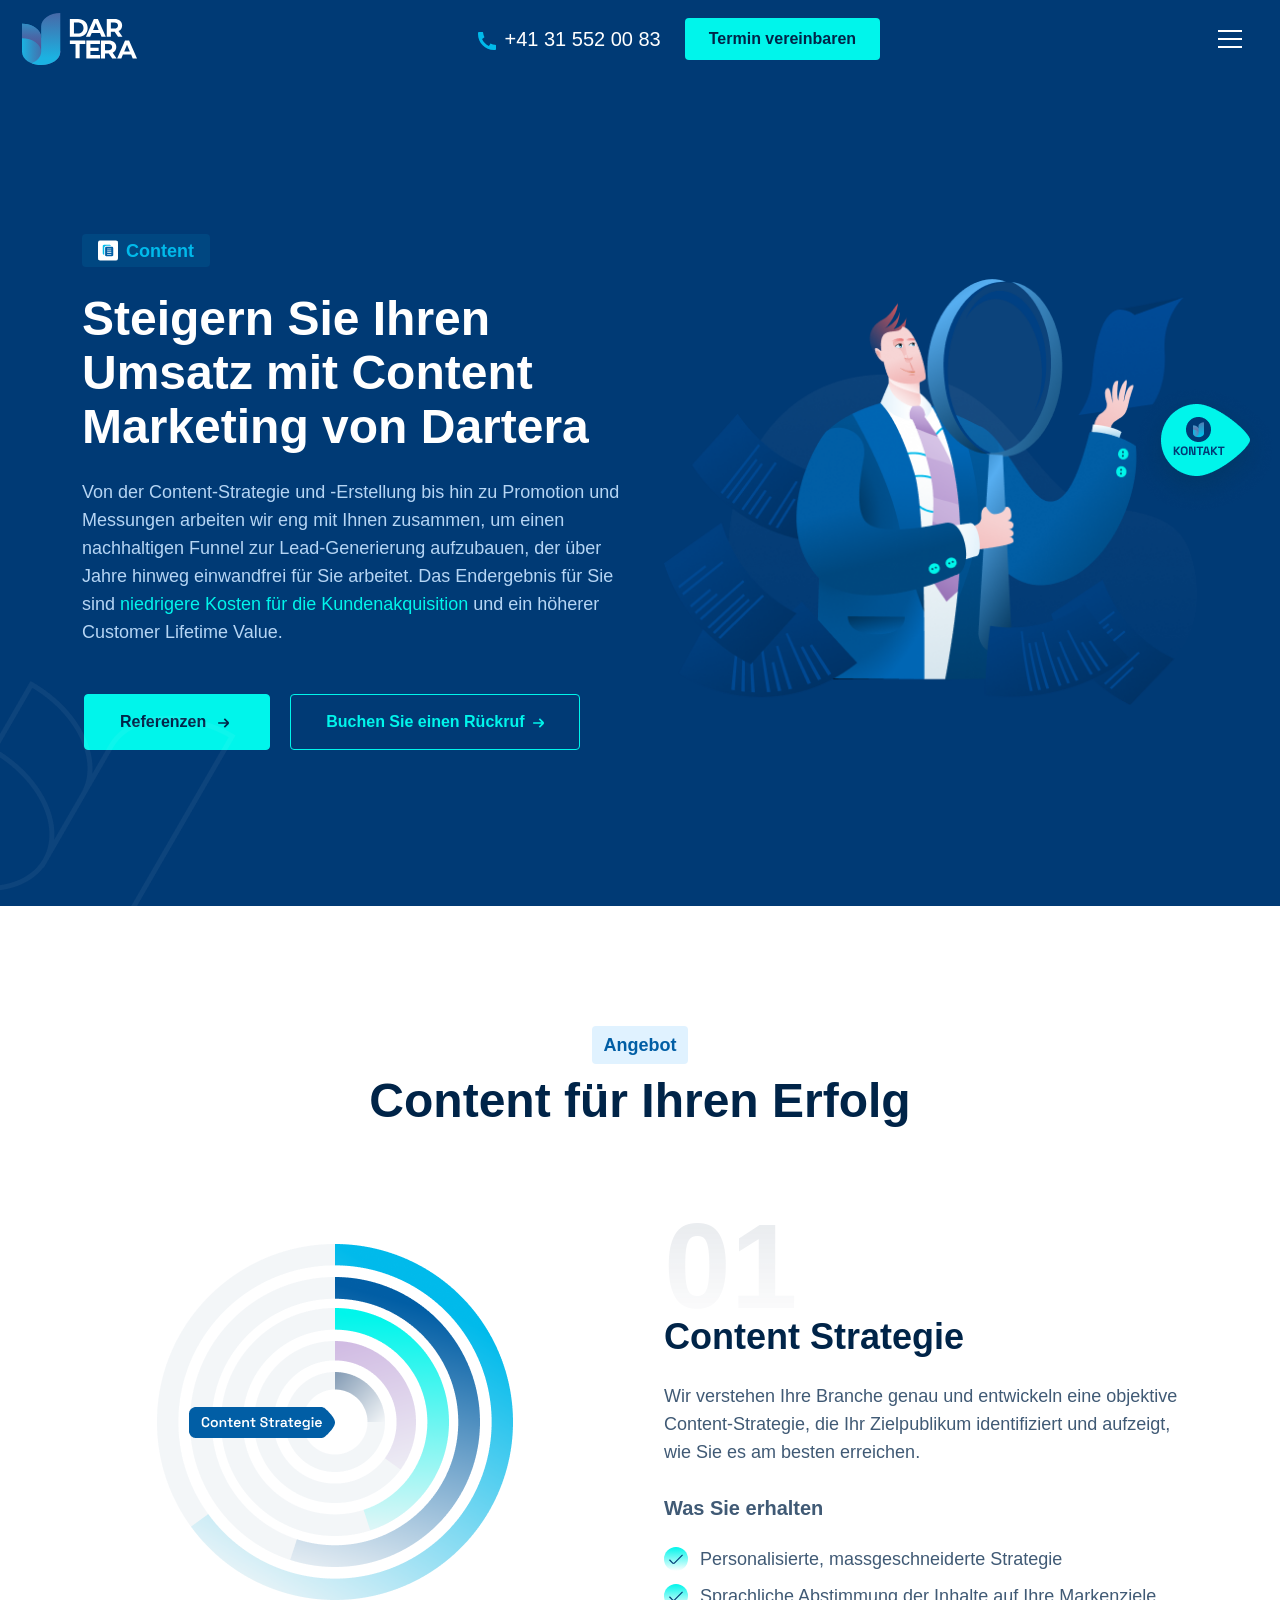
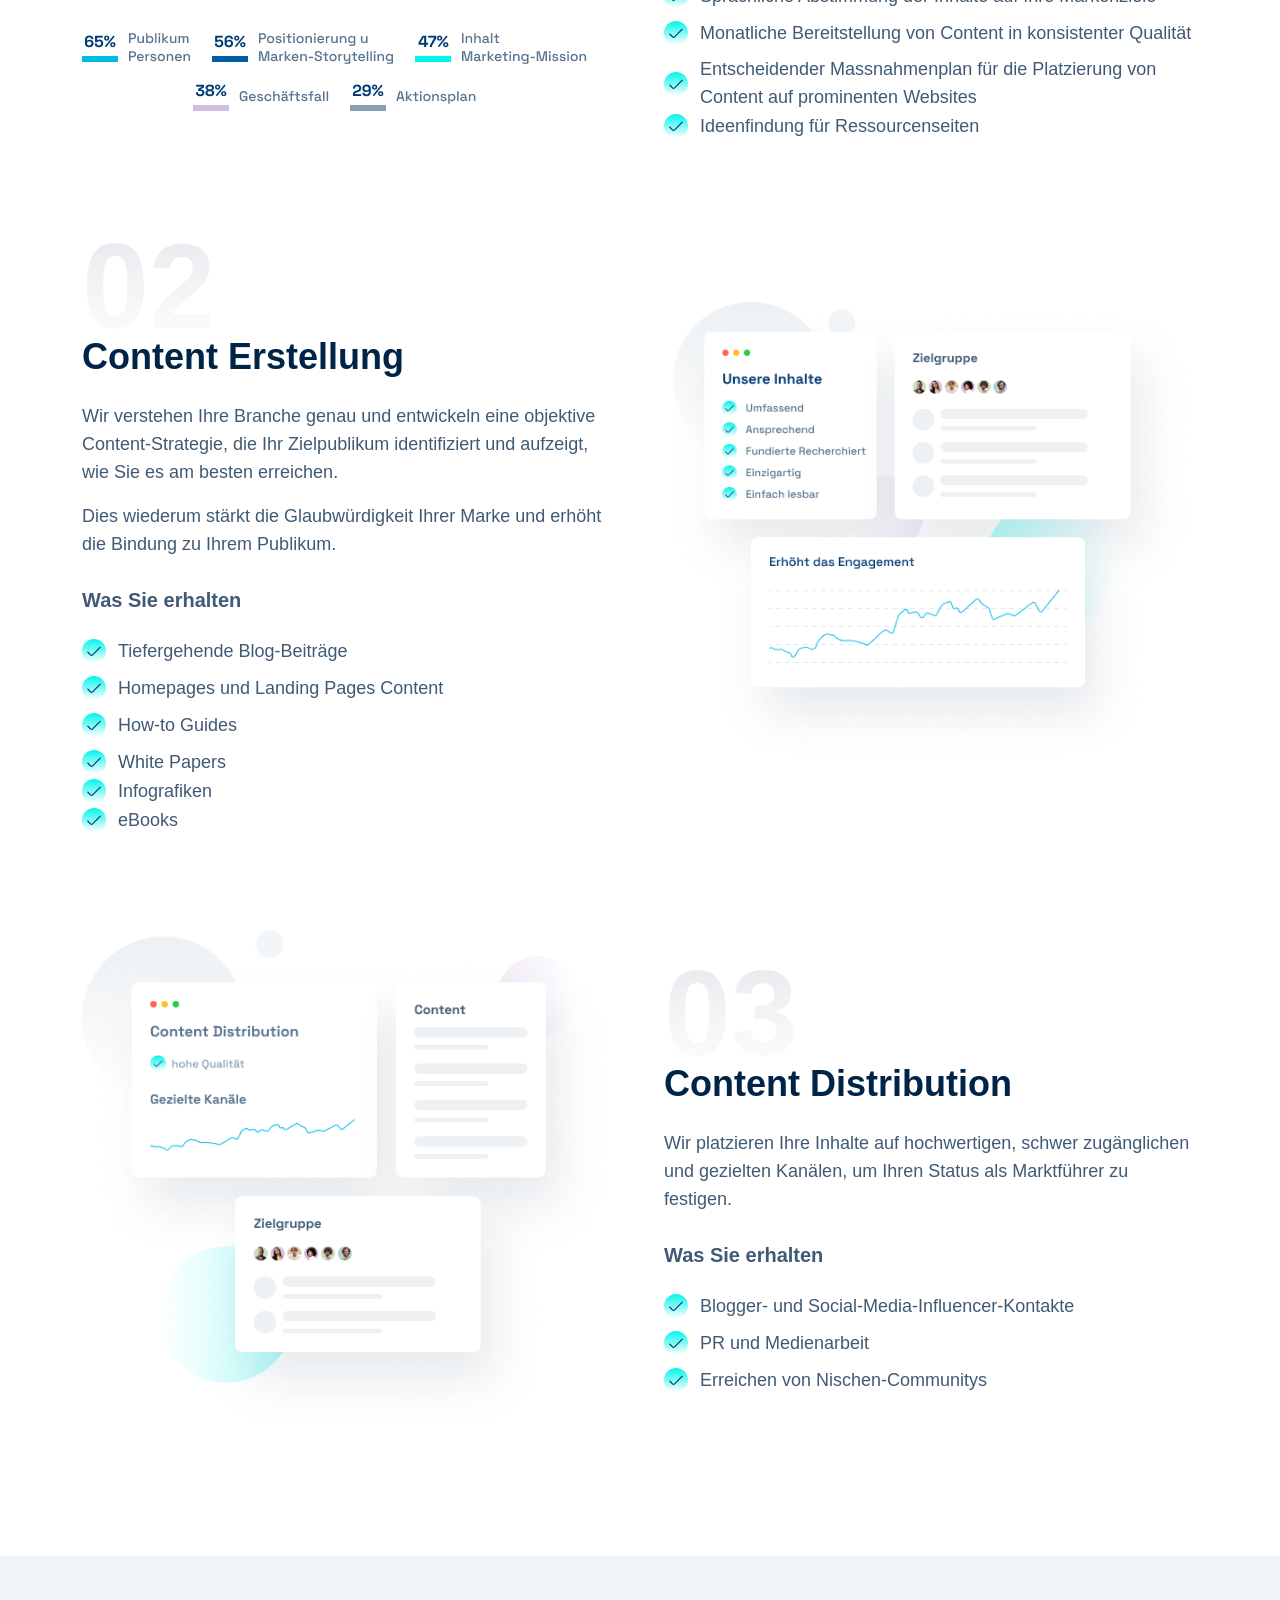
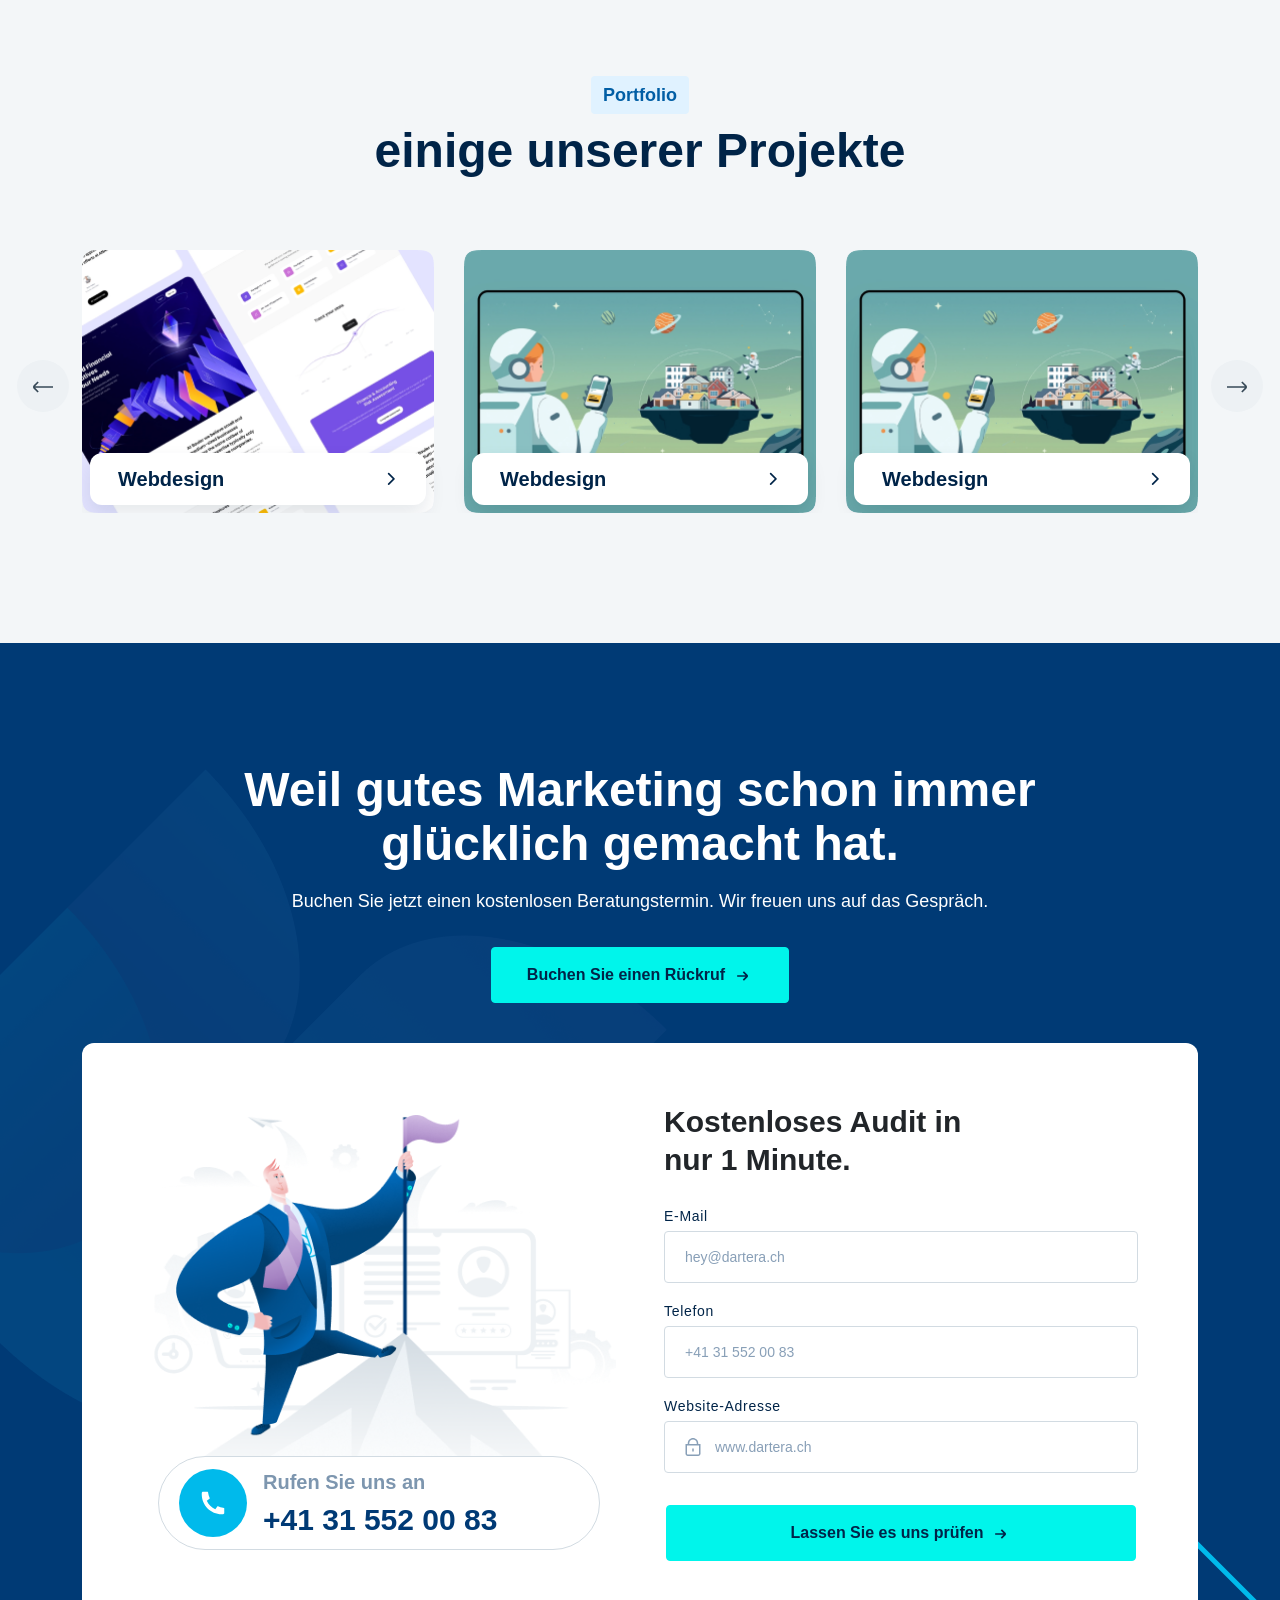
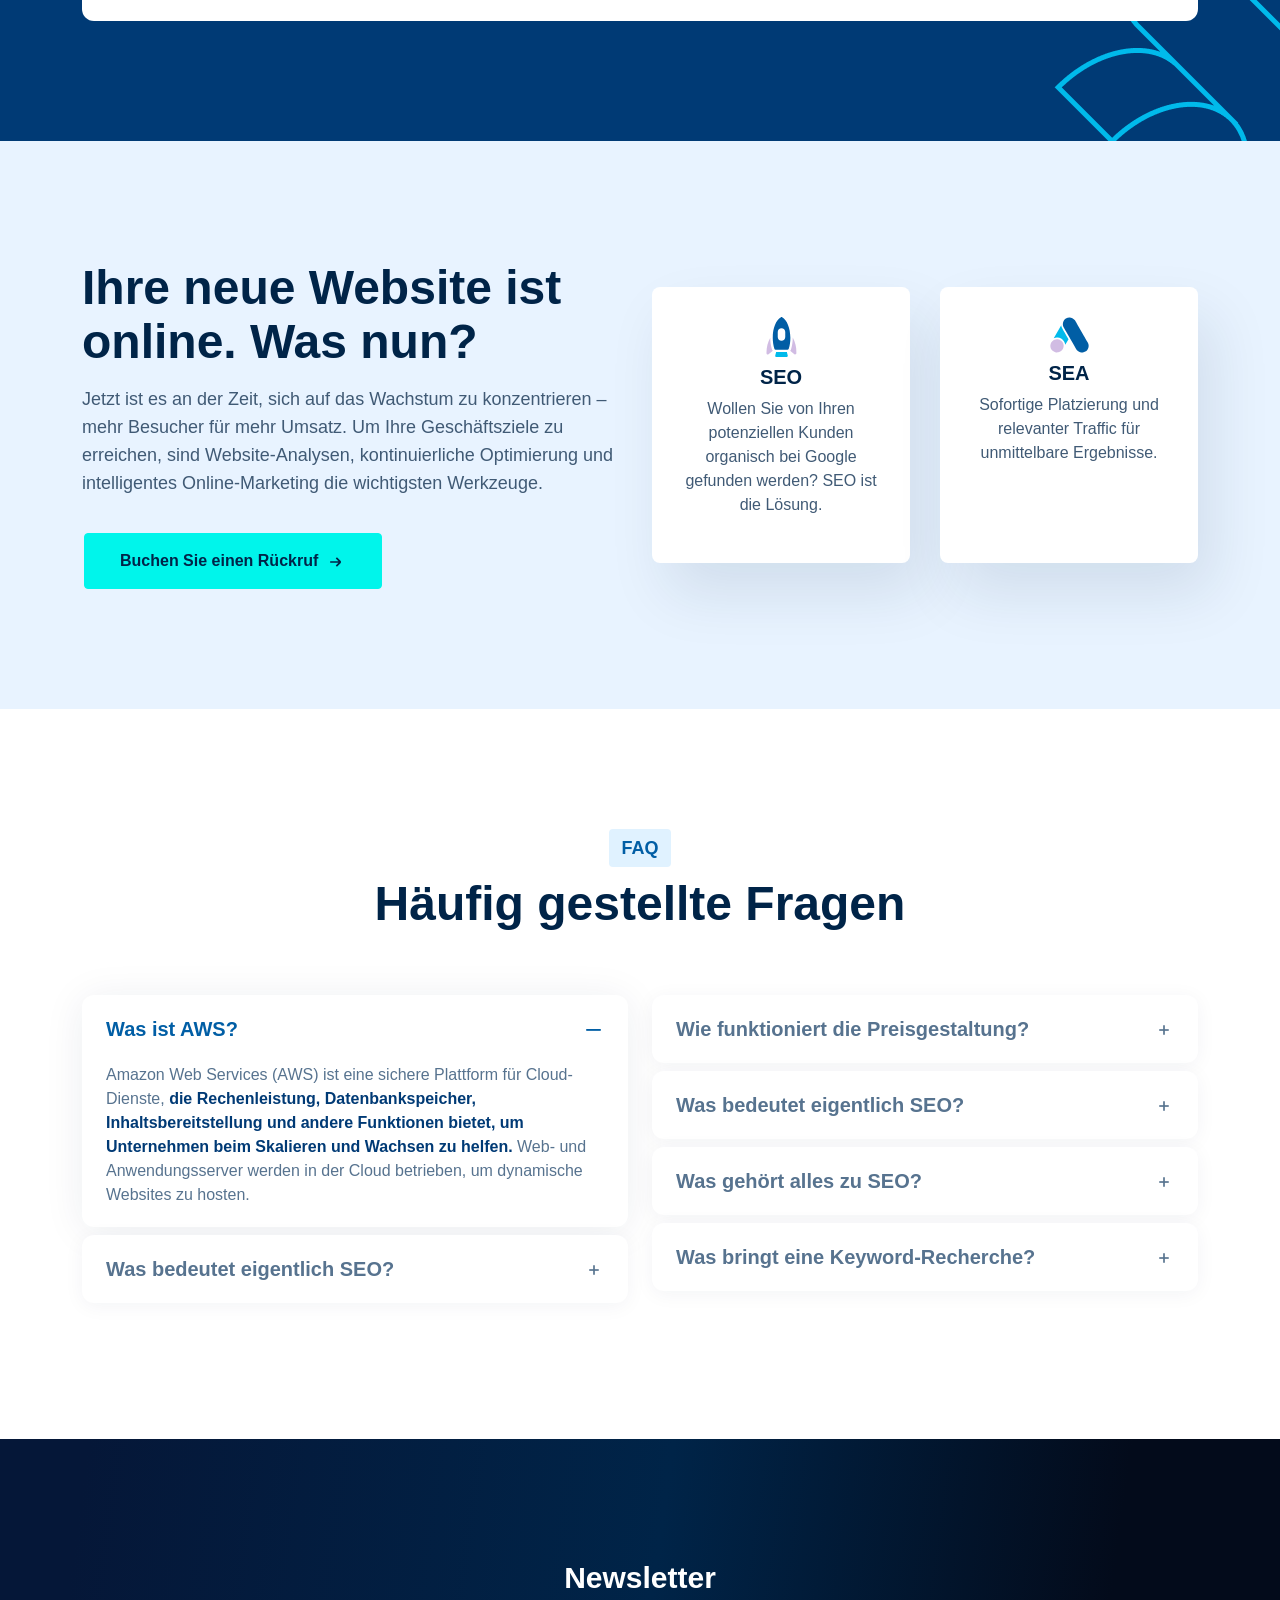
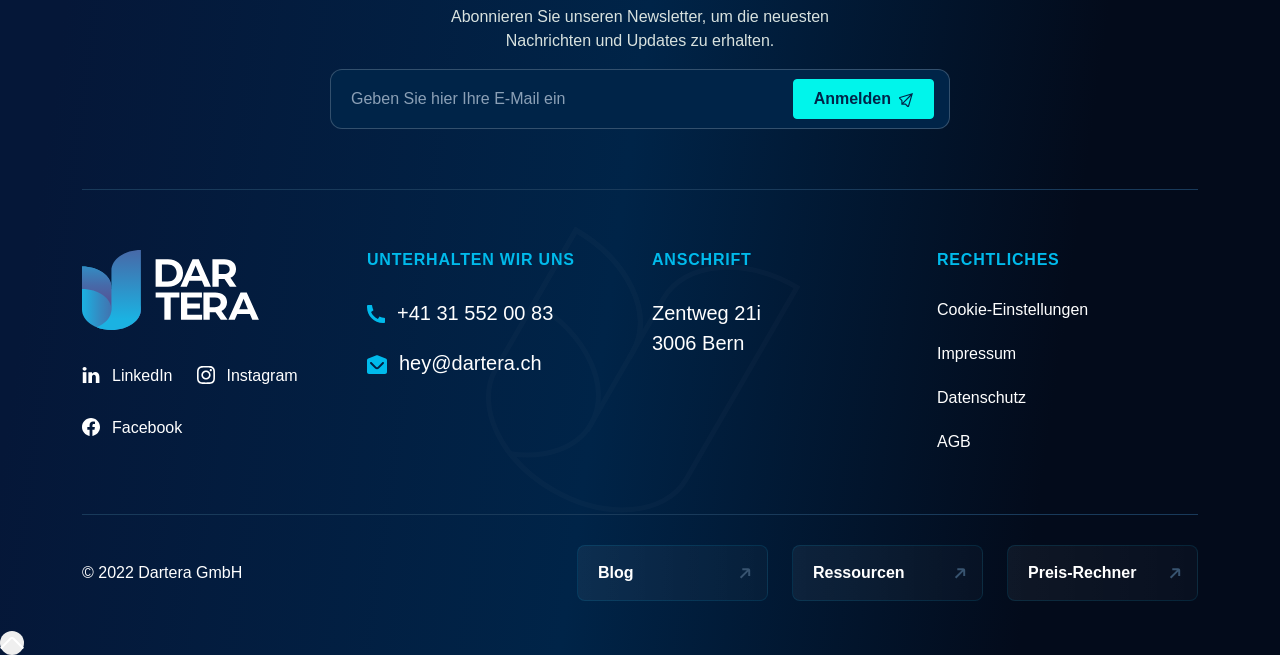
<file: content.html>
<!DOCTYPE html>
<!--[if lt IE 7]>      <html class="no-js lt-ie9 lt-ie8 lt-ie7"> <![endif]-->
<!--[if IE 7]>         <html class="no-js lt-ie9 lt-ie8" lang="en-US"> <![endif]-->
<!--[if IE 8]>         <html class="no-js lt-ie9" lang="en-US"> <![endif]-->
<!--[if gt IE 8]><!-->
<!--<![endif]-->
<!--[if gte IE 9] <style type="text/css"> .gradient {filter: none;}</style><![endif]-->
<!--[if !IE]><html lang="en"><![endif]-->
<html lang="zxx" class="no-js">

<head>
    <meta charset="UTF-8">
    <meta http-equiv="X-UA-Compatible" content="IE=edge">
    <!-- Required meta tags for responsive -->
    <meta name="viewport" content="width=device-width, initial-scale=1, shrink-to-fit=no">
    <!-- The above 3 meta tags *must* come first in the head; any other head content must come *after* these tags -->
    <!-- Favicon and touch icons -->
    <link rel="icon" type="image/png" sizes="16x16" href="assets/img/favicon/favicoon.svg">
    <meta name="misapplication-TileColor" content="#ffffff">
    <meta name="theme-color" content="#ffffff">
    <!-- Twitter Card data -->
    <meta name="twitter:card" content="">
    <meta name="twitter:site" content="@twitter_username">
    <meta name="twitter:title" content="">
    <meta name="twitter:description" content="">
    <meta name="twitter:image" content="">
    <!-- Open Graph data -->
    <meta property="og:title" content="">
    <meta property="og:type" content="article">
    <meta property="og:url" content="">
    <meta property="og:image" content="">
    <meta property="og:description" content="">
    <meta property="og:site_name" content="R">
    <meta property="fb:admins" content="Facebook numeric ID">
    <!-- gmail verification -->
    <meta name="google-site-verification" content="">
    <!-- Website title -->
    <title>Content</title>
    <link rel="stylesheet" href="assets/css/nioicon.css">
    <link rel="stylesheet" href="assets/css/animate.css">
    <!-- Local server Bootstrap CSS -->
    <!-- <link rel="stylesheet" href="assets/css/bootstrap.min.css"> -->

    <!-- CDN Bootstrap CSS -->
    <link rel="stylesheet" href="https://cdn.jsdelivr.net/npm/bootstrap@5.2.2/dist/css/bootstrap.min.css">
    <link rel="stylesheet" href="https://cdnjs.cloudflare.com/ajax/libs/OwlCarousel2/2.3.4/assets/owl.carousel.min.css">
    <link rel="stylesheet"
        href="https://cdnjs.cloudflare.com/ajax/libs/OwlCarousel2/2.3.4/assets/owl.theme.default.min.css">
    <!-- Main CSS -->
    <link rel="stylesheet" type="text/css" href="assets/scss/style.css">
    <!-- jQuery (necessary for jQuery plugins) -->
    <script src="assets/js/jquery-3.6.1.min.js"></script>
</head>

<body>
    <!-- Main Coding Start Here -->

    <!-- header -/Start -->
    <header id="header">
        <!-- navbar -/Start -->
        <div class="header">
            <div class="container-fluid p-0">
                <nav class="menu-area navbar py-0 navbar-expand-xxl py-2">
                    <div class="container-fluid">
                        <a href="index.html" class="navbar-brand theme-logo">
                            <img src="assets/img/logo.svg" alt="logo" class="img-fluid">
                        </a>

                        <div class="d-xxl-none d-flex align-items-center gap-4 contactInfo px-4">
                            <a href="+41315520083" class=" text-decoration-none phone text-white fs-5">
                                <span><img src="assets/img/call.svg" class="img-fluid" alt="call"></span>
                                +41 31 552 00 83
                            </a>
                            <button type="button" class="nav-btn px-4 border-0 fs-6 fw-semi-bold text-gray_1">
                                Termin vereinbaren
                            </button>
                        </div>


                        <button class="navbar-toggler border-0" type="button" data-bs-toggle="collapse"
                            data-bs-target="#nav-toggle" aria-controls="nav-toggle" aria-expanded="false"
                            aria-label="Toggle navigation">
                            <span><img src="assets/img/menu.png" class="img-fluid" alt=""></span>
                        </button>



                        <div class="collapse navbar-collapse" id="nav-toggle">
                            <ul class="menu navbar-nav mx-auto mb-2 mb-lg-0">
                                <li class="nav-item">
                                    <a class="nav-link active py-4 px-0 mx-3 active fs-14 fw-bold text-uppercase"
                                        aria-current="page" href="index.html">Startseite</a>
                                </li>
                                <li class="nav-item dropdown">
                                    <a class="nav-link text-light_white py-4 px-0 mx-3 dropdown-toggle fs-14 fw-bold text-uppercase"
                                        href="#" role="button" data-bs-toggle="dropdown" aria-expanded="false">
                                        Leistungen
                                    </a>
                                    <div
                                        class="dropdown-menu mega-menu dropdown-menu-end fade-down bg-white box-shadow radius-8">
                                        <div class="dropdown-shape">
                                            <img src="assets/img/dropdown-shape.png " class="img-fluid" alt="">
                                        </div>
                                        <div class="row gx-2">
                                            <div class="col-xl-6">
                                                <a href="#"
                                                    class="nav-dropdown-item d-flex align-items-start gap-2 justify-content-between mb-3">
                                                    <div class="sidebar-left d-flex align-items-center gap-3">
                                                        <img src="assets/img/dropdown-logo1.png"
                                                            class="img-fluid dropdown-logo d-flex align-items-center justify-content-center"
                                                            alt="sidebarlogo">
                                                        <div>
                                                            <h5 class="fs-6 fw-bold text-indigo_dye">Webdesign</h5>
                                                            <p class="pb-0 text-gray_3 fs-12 mb-0 short-text">
                                                                Unvergessliche User Experience bieten</p>
                                                        </div>

                                                    </div>
                                                    <div class="">
                                                        <svg class="me-2 mt-2" width="11" height="10"
                                                            viewBox="0 0 11 10" fill="none"
                                                            xmlns="http://www.w3.org/2000/svg">
                                                            <path
                                                                d="M10.5117 3.82164L6.93425 0.244141L5.75591 1.42247L8.50008 4.16664H0.166748V5.83331H8.50008L5.75591 8.57747L6.93425 9.75581L10.5117 6.17831C10.8242 5.86576 10.9997 5.44191 10.9997 4.99997C10.9997 4.55803 10.8242 4.13419 10.5117 3.82164V3.82164Z"
                                                                fill="white" />
                                                        </svg>
                                                    </div>
                                                </a>
                                            </div>
                                            <div class="col-xl-6">
                                                <a href="#"
                                                    class="nav-dropdown-item d-flex align-items-start gap-2 justify-content-between mb-3">
                                                    <div class="sidebar-left d-flex align-items-center gap-3">
                                                        <img src="assets/img/dropdown-logo6.png"
                                                            class="img-fluid dropdown-logo d-flex align-items-center justify-content-center"
                                                            alt="sidebarlogo">
                                                        <div>
                                                            <h5 class="fs-6 fw-bold text-indigo_dye">Maintenance</h5>
                                                            <p class="pb-0 text-gray_3 fs-12 mb-0 short-text">Unterhalt,
                                                                damit Ihre Website läuft</p>
                                                        </div>

                                                    </div>
                                                    <div class="">
                                                        <svg class="me-2 mt-2" width="11" height="10"
                                                            viewBox="0 0 11 10" fill="none"
                                                            xmlns="http://www.w3.org/2000/svg">
                                                            <path
                                                                d="M10.5117 3.82164L6.93425 0.244141L5.75591 1.42247L8.50008 4.16664H0.166748V5.83331H8.50008L5.75591 8.57747L6.93425 9.75581L10.5117 6.17831C10.8242 5.86576 10.9997 5.44191 10.9997 4.99997C10.9997 4.55803 10.8242 4.13419 10.5117 3.82164V3.82164Z"
                                                                fill="white" />
                                                        </svg>
                                                    </div>
                                                </a>
                                            </div>
                                            <div class="col-xl-6">
                                                <a href="#"
                                                    class="nav-dropdown-item d-flex align-items-start gap-2 justify-content-between mb-3">
                                                    <div class="sidebar-left d-flex align-items-center gap-3">
                                                        <img src="assets/img/dropdown-logo2.png"
                                                            class="img-fluid dropdown-logo d-flex align-items-center justify-content-center"
                                                            alt="sidebarlogo">
                                                        <div>
                                                            <h5 class="fs-6 fw-bold text-indigo_dye">SEO</h5>
                                                            <p class="pb-0 text-gray_3 fs-12 mb-0 short-text">Mit
                                                                Relevanz gefunden werden</p>
                                                        </div>

                                                    </div>
                                                    <div class="">
                                                        <svg class="me-2 mt-2" width="11" height="10"
                                                            viewBox="0 0 11 10" fill="none"
                                                            xmlns="http://www.w3.org/2000/svg">
                                                            <path
                                                                d="M10.5117 3.82164L6.93425 0.244141L5.75591 1.42247L8.50008 4.16664H0.166748V5.83331H8.50008L5.75591 8.57747L6.93425 9.75581L10.5117 6.17831C10.8242 5.86576 10.9997 5.44191 10.9997 4.99997C10.9997 4.55803 10.8242 4.13419 10.5117 3.82164V3.82164Z"
                                                                fill="white" />
                                                        </svg>
                                                    </div>
                                                </a>
                                            </div>
                                            <div class="col-xl-6">
                                                <a href="#"
                                                    class="nav-dropdown-item d-flex align-items-start gap-2 justify-content-between mb-3">
                                                    <div class="sidebar-left d-flex align-items-center gap-3">
                                                        <img src="assets/img/dropdown-logo7.png"
                                                            class="img-fluid dropdown-logo d-flex align-items-center justify-content-center"
                                                            alt="sidebarlogo">
                                                        <div>
                                                            <h5 class="fs-6 fw-bold text-indigo_dye">SEA</h5>
                                                            <p class="pb-0 text-gray_3 fs-12 mb-0 short-text">Google Ads
                                                                Werbung für sofortige Wirkung</p>
                                                        </div>

                                                    </div>
                                                    <div class="">
                                                        <svg class="me-2 mt-2" width="11" height="10"
                                                            viewBox="0 0 11 10" fill="none"
                                                            xmlns="http://www.w3.org/2000/svg">
                                                            <path
                                                                d="M10.5117 3.82164L6.93425 0.244141L5.75591 1.42247L8.50008 4.16664H0.166748V5.83331H8.50008L5.75591 8.57747L6.93425 9.75581L10.5117 6.17831C10.8242 5.86576 10.9997 5.44191 10.9997 4.99997C10.9997 4.55803 10.8242 4.13419 10.5117 3.82164V3.82164Z"
                                                                fill="white" />
                                                        </svg>
                                                    </div>
                                                </a>
                                            </div>
                                            <div class="col-xl-6">
                                                <a href="#"
                                                    class="nav-dropdown-item d-flex align-items-start gap-2 justify-content-between mb-3">
                                                    <div class="sidebar-left d-flex align-items-center gap-3">
                                                        <img src="assets/img/dropdown-logo3.png"
                                                            class="img-fluid dropdown-logo d-flex align-items-center justify-content-center"
                                                            alt="sidebarlogo">
                                                        <div>
                                                            <h5 class="fs-6 fw-bold text-indigo_dye">Content</h5>
                                                            <p class="pb-0 text-gray_3 fs-12 mb-0 short-text">
                                                                SEO-Content, der verkauft</p>
                                                        </div>

                                                    </div>
                                                    <div class="">
                                                        <svg class="me-2 mt-2" width="11" height="10"
                                                            viewBox="0 0 11 10" fill="none"
                                                            xmlns="http://www.w3.org/2000/svg">
                                                            <path
                                                                d="M10.5117 3.82164L6.93425 0.244141L5.75591 1.42247L8.50008 4.16664H0.166748V5.83331H8.50008L5.75591 8.57747L6.93425 9.75581L10.5117 6.17831C10.8242 5.86576 10.9997 5.44191 10.9997 4.99997C10.9997 4.55803 10.8242 4.13419 10.5117 3.82164V3.82164Z"
                                                                fill="white" />
                                                        </svg>
                                                    </div>
                                                </a>
                                            </div>
                                            <div class="col-xl-6">
                                                <a href="#"
                                                    class="nav-dropdown-item d-flex align-items-start gap-2 justify-content-between mb-3">
                                                    <div class="sidebar-left d-flex align-items-center gap-3">
                                                        <img src="assets/img/dropdown-logo8.png"
                                                            class="img-fluid dropdown-logo d-flex align-items-center justify-content-center"
                                                            alt="sidebarlogo">
                                                        <div>
                                                            <h5 class="fs-6 fw-bold text-indigo_dye">Branding</h5>
                                                            <p class="pb-0 text-gray_3 fs-12 mb-0 short-text">
                                                                Wiedererkennungswert für Ihre Firma</p>
                                                        </div>

                                                    </div>
                                                    <div class="">
                                                        <svg class="me-2 mt-2" width="11" height="10"
                                                            viewBox="0 0 11 10" fill="none"
                                                            xmlns="http://www.w3.org/2000/svg">
                                                            <path
                                                                d="M10.5117 3.82164L6.93425 0.244141L5.75591 1.42247L8.50008 4.16664H0.166748V5.83331H8.50008L5.75591 8.57747L6.93425 9.75581L10.5117 6.17831C10.8242 5.86576 10.9997 5.44191 10.9997 4.99997C10.9997 4.55803 10.8242 4.13419 10.5117 3.82164V3.82164Z"
                                                                fill="white" />
                                                        </svg>
                                                    </div>
                                                </a>
                                            </div>
                                            <div class="col-xl-6">
                                                <a href="#"
                                                    class="nav-dropdown-item d-flex align-items-start gap-2 justify-content-between mb-3">
                                                    <div class="sidebar-left d-flex align-items-center gap-3">
                                                        <img src="assets/img/dropdown-logo4.png"
                                                            class="img-fluid dropdown-logo d-flex align-items-center justify-content-center"
                                                            alt="sidebarlogo">
                                                        <div>
                                                            <h5 class="fs-6 fw-bold text-indigo_dye">Animations</h5>
                                                            <p class="pb-0 text-gray_3 fs-12 mb-0 short-text">Wir
                                                                bringen Bewegung auf Ihre Website</p>
                                                        </div>

                                                    </div>
                                                    <div class="">
                                                        <svg class="me-2 mt-2" width="11" height="10"
                                                            viewBox="0 0 11 10" fill="none"
                                                            xmlns="http://www.w3.org/2000/svg">
                                                            <path
                                                                d="M10.5117 3.82164L6.93425 0.244141L5.75591 1.42247L8.50008 4.16664H0.166748V5.83331H8.50008L5.75591 8.57747L6.93425 9.75581L10.5117 6.17831C10.8242 5.86576 10.9997 5.44191 10.9997 4.99997C10.9997 4.55803 10.8242 4.13419 10.5117 3.82164V3.82164Z"
                                                                fill="white" />
                                                        </svg>
                                                    </div>
                                                </a>
                                            </div>
                                        </div>
                                    </div>
                                </li>
                                <li class="nav-item">
                                    <a class="nav-link text-light_white py-4 px-0 mx-3 fs-14 fw-bold text-uppercase"
                                        href="referenzen.html">Referenzen</a>
                                </li>
                                <li class="nav-item">
                                    <a class="nav-link text-light_white py-4 px-0 mx-3 fs-14 fw-bold text-uppercase"
                                        href="#">Über
                                        uns</a>
                                </li>
                                <li class="nav-item">
                                    <a class="nav-link text-light_white py-4 px-0 mx-3 fs-14 fw-bold text-uppercase"
                                        href="#">Kontakt</a>
                                </li>
                            </ul>


                            <div class="nav-right d-flex align-items-center">
                                <div class="nav-item dropdown language pe-2">
                                    <a class="nav-link text-light_white py-4 px-0 mx-3 dropdown-toggle fs-14 fw-bold text-uppercase"
                                        href="#" role="button" data-bs-toggle="dropdown" aria-expanded="false">
                                        German
                                    </a>
                                    <ul class="dropdown-menu dropdown-menu-end fade-down">
                                        <li>
                                            <a class="dropdown-item text-light_white fs-14 fw-bold text-uppercase"
                                                href="#">
                                                Action
                                            </a>
                                        </li>
                                        <li>
                                            <a class="dropdown-item text-light_white fs-14 fw-bold text-uppercase"
                                                href="#">
                                                Another action
                                            </a>
                                        </li>
                                        <li>
                                            <a class="dropdown-item text-light_white fs-14 fw-bold text-uppercase"
                                                href="#">
                                                Something else here
                                            </a>
                                        </li>
                                    </ul>
                                </div>
                                <div class="d-xxl-flex d-none align-items-center gap-4 contactInfo px-4">
                                    <a href="+41315520083" class=" text-decoration-none phone text-white fs-5">
                                        <span><img src="assets/img/call.svg" class="img-fluid" alt="call"></span>
                                        +41 31 552 00 83
                                    </a>
                                    <button type="button" class="nav-btn px-4 border-0 fs-6 fw-semi-bold text-gray_1">
                                        Termin vereinbaren
                                    </button>
                                </div>
                                <div class="sidebar">
                                    <!-- <img src="assets/img/humbarger.svg" class="img-fluid" alt="sidebar"> -->

                                    <!-- <svg width="24" height="18" viewBox="0 0 24 18" fill="none"
                                                xmlns="http://www.w3.org/2000/svg">
                                                <rect x="12" width="12" height="2" fill="#00BAEB" />
                                                <rect x="12" y="16" width="12" height="2" fill="#00BAEB" />
                                                <rect x="0" y="8" width="24" height="2" fill="#00BAEB" />
                                            </svg> -->

                                    <svg class="sidebarToggle d-block" width="24" height="24" viewBox="0 0 24 24"
                                        fill="none" xmlns="http://www.w3.org/2000/svg">
                                        <rect x="12" y="3" width="24" height="2" fill="#00BAEB" />
                                        <rect x="12" y="19" width="24" height="2" fill="#00BAEB" />
                                        <rect x="0" y="11" width="24" height="2" fill="#00BAEB" />
                                    </svg>



                                    <svg class="sidebarClose d-none" width="22" height="20" viewBox="0 0 22 20"
                                        fill="none" xmlns="http://www.w3.org/2000/svg">
                                        <rect x="0.804688" y="17.7783" width="24" height="2"
                                            transform="rotate(-45 0.804688 17.7783)" fill="#00BAEB" />
                                        <rect x="2.21875" y="0.807617" width="24" height="2"
                                            transform="rotate(45 2.21875 0.807617)" fill="#00BAEB" />
                                    </svg>


                                </div>
                            </div>
                        </div>
                    </div>
                </nav>
            </div>
        </div>
        <!-- navbar -/End -->
    </header>
    <!--/ header -/End -->


    <!-- Banner -->
    <section class="subpage-page-banner2 research-banner d-flex align-items-center position-relative">
        <div class="banner-shape position-absolute start-0 bottom-0">
            <img src="assets/img/banner-left-shape.png" class="img-fluid" alt="banner left shape">
        </div>
        <div class="contact-toggle" data-bs-toggle="offcanvas" data-bs-target="#offcanvasWithBothOptions"
            aria-controls="offcanvasWithBothOptions">
            <img src="assets/img/banner-click.png" class="img-fluid" alt="banner">
        </div>
        <div class="container">
            <div class="row gx-0 align-items-center">
                <div class="col-xl-6">
                    <div class="banner-left">
                        <div
                            class="px-3 subpage-badge text-cyan fs-18 fw-semi-bold d-inline-flex align-items-center justify-content-center gap-2">
                            <img src="./assets/img/content-bg-icon.png" alt="icon">
                            <p class="mb-0">Content</p>
                        </div>
                        <h1 class="fs-48 fw-bold text-white mt-4">
                            Steigern Sie Ihren Umsatz mit Content Marketing von Dartera
                        </h1>
                        <p class="fs-18 text-light_white mt-4 mb-5">
                            Von der Content-Strategie und -Erstellung bis hin zu Promotion und Messungen arbeiten wir
                            eng mit Ihnen zusammen, um
                            einen nachhaltigen Funnel zur Lead-Generierung aufzubauen, der über Jahre hinweg einwandfrei
                            für Sie arbeitet. Das
                            Endergebnis für Sie sind <a href="#"
                                class="text-decoration-none text-flourescent_blue text-hover">niedrigere Kosten für die
                                Kundenakquisition</a> und ein höherer
                            Customer Lifetime Value.
                        </p>

                        <!-- Common Buttons -/ Start -->
                        <div class="common-btn d-flex align-items-center justify-content-start gap-3">
                            <a href="#"
                                class="fill-btn fw-semi-bold text-gray_1 lh-20 text-decoration-none bg-flourescent_blue radius-4 d-inline-flex align-items-center gap-2">
                                <span>Referenzen</span>
                                <span>
                                    <svg width="20" height="20" viewBox="0 0 20 20" fill="none"
                                        xmlns="http://www.w3.org/2000/svg">
                                        <path
                                            d="M14.5117 8.82164L10.9342 5.24414L9.75591 6.42247L12.5001 9.16664H4.16675V10.8333H12.5001L9.75591 13.5775L10.9342 14.7558L14.5117 11.1783C14.8242 10.8658 14.9997 10.4419 14.9997 9.99997C14.9997 9.55803 14.8242 9.13419 14.5117 8.82164Z"
                                            fill="#002448" />
                                    </svg>
                                </span>
                            </a>
                            <a href="#"
                                class="minimal-btn cyan-border fw-semi-bold text-flourescent_blue lh-20 text-decoration-none radius-4 d-inline-flex align-items-center gap-2">
                                <span>Buchen Sie einen Rückruf</span>
                                <span class="">
                                    <svg width="11" height="10" viewBox="0 0 11 10" fill="none"
                                        xmlns="http://www.w3.org/2000/svg">
                                        <path
                                            d="M10.5117 3.82164L6.93425 0.244141L5.75591 1.42247L8.50008 4.16664H0.166748V5.83331H8.50008L5.75591 8.57747L6.93425 9.75581L10.5117 6.17831C10.8242 5.86576 10.9997 5.44191 10.9997 4.99997C10.9997 4.55803 10.8242 4.13419 10.5117 3.82164V3.82164Z"
                                            fill="#00F5EB" />
                                    </svg>
                                </span>
                            </a>
                        </div>
                        <!-- Common Buttons -/ End -->
                    </div>
                </div>
                <div class="col-xl-6">
                    <div class="ps-4">
                        <img src="assets/img/content-bg.png" class="img-fluid" alt="banner">
                    </div>
                </div>
            </div>
        </div>
    </section>
    <!--/ Banner -->

    <!-- Deep research  Section -/Start -->
    <section class="task-section section-padding bg-white">
        <div class="container">

            <div class="section-heading text-center mb-5 pb-4">
                <h6
                    class="sub-title fs-18 fw-semi-bold text-lapis_lazuli bg-lapis_lazuli_light radius-4 d-inline-block">
                    Angebot
                </h6>
                <h2 class="fs-48 fw-bold text-gray_1 mt-2 mb-3">
                    Content für Ihren Erfolg
                </h2>
            </div>

            <!-- Task item - 1  -->
            <div class="mt-0">
                <div class="row align-items-center gx-5">
                    <div class="col-lg-6">
                        <div class="task-img">
                            <img src="assets/img/content-strategie-img.png" alt="Task One" class="img-fluid">
                        </div>
                    </div>
                    <div class="col-lg-6">
                        <div class="task-content-area">
                            <div class="step-number">
                                <span class="fs-120 fw-bold"> 01 </span>
                            </div>
                            <h3 class="fs-36 text-gray_1 fw-bold minus-mt-20 mb-4">
                                Content Strategie
                            </h3>

                            <div class="quality">
                                <p class="fs-18 text-gray_2 mb-30">Wir verstehen Ihre Branche genau und entwickeln eine
                                    objektive Content-Strategie, die Ihr Zielpublikum identifiziert und
                                    aufzeigt, wie Sie es am besten erreichen.</p>

                                <h6 class="fs-5 fw-bold text-gray_2 mb-4">Was Sie erhalten</h6>

                                <div class="task-content-area">

                                    <ul class=" p-0 m-0 list-unstyled">
                                        <li class=" d-flex align-items-center gap-1 mb-2">
                                            <span class="flex-shrink-0 me-1">
                                                <img src="assets/img/done-icon.svg" alt="Icon" class="img-fluid">
                                            </span>
                                            <p class="fs-18 text-gray_2 mb-0 ms-1">
                                                Personalisierte, massgeschneiderte Strategie
                                            </p>
                                        </li>
                                        <li class=" d-flex align-items-center gap-1 mb-2">
                                            <span class="flex-shrink-0 me-1">
                                                <img src="assets/img/done-icon.svg" alt="Icon" class="img-fluid">
                                            </span>
                                            <p class="fs-18 text-gray_2 mb-0 ms-1">
                                                Sprachliche Abstimmung der Inhalte auf Ihre Markenziele
                                            </p>
                                        </li>
                                        <li class=" d-flex align-items-center gap-1 mb-2">
                                            <span class="flex-shrink-0 me-1">
                                                <img src="assets/img/done-icon.svg" alt="Icon" class="img-fluid">
                                            </span>
                                            <p class="fs-18 text-gray_2 mb-0 ms-1">
                                                Monatliche Bereitstellung von Content in konsistenter Qualität
                                            </p>
                                        </li>
                                        <li class=" d-flex align-items-center gap-1">
                                            <span class="flex-shrink-0 me-1">
                                                <img src="assets/img/done-icon.svg" alt="Icon" class="img-fluid">
                                            </span>
                                            <p class="fs-18 text-gray_2 mb-0 ms-1">
                                                Entscheidender Massnahmenplan für die Platzierung von Content auf
                                                prominenten Websites
                                            </p>
                                        </li>
                                        <li class=" d-flex align-items-center gap-1">
                                            <span class="flex-shrink-0 me-1">
                                                <img src="assets/img/done-icon.svg" alt="Icon" class="img-fluid">
                                            </span>
                                            <p class="fs-18 text-gray_2 mb-0 ms-1">
                                                Ideenfindung für Ressourcenseiten
                                            </p>
                                        </li>
                                    </ul>
                                </div>
                            </div>

                        </div>
                    </div>

                </div>
            </div>
            <!-- Task item - 1  -->

            <!-- Task item - 2  -->
            <div class="mt-5 pt-5">
                <div class="row align-items-center gx-5">
                    <div class="col-lg-6">
                        <div class="task-content-area">
                            <div class="step-number">
                                <span class="fs-120 fw-bold"> 02 </span>
                            </div>
                            <h3 class="fs-36 text-gray_1 fw-bold mb-4 minus-mt-20">
                                Content Erstellung
                            </h3>

                            <div class="quality">
                                <p class="fs-18 text-gray_2 mb-3">Wir verstehen Ihre Branche genau und entwickeln eine
                                    objektive Content-Strategie, die Ihr Zielpublikum identifiziert und
                                    aufzeigt, wie Sie es am besten erreichen.
                                </p>
                                <p class="fs-18 text-gray_2 mb-30">
                                    Dies wiederum stärkt die Glaubwürdigkeit Ihrer Marke und erhöht die Bindung zu Ihrem
                                    Publikum.
                                </p>

                                <h6 class="fs-5 fw-bold text-gray_2 mb-4">Was Sie erhalten</h6>

                                <div class="task-content-area">

                                    <ul class=" p-0 m-0 list-unstyled">
                                        <li class=" d-flex align-items-center gap-1 mb-2">
                                            <span class="flex-shrink-0 me-1">
                                                <img src="assets/img/done-icon.svg" alt="Icon" class="img-fluid">
                                            </span>
                                            <p class="fs-18 text-gray_2 mb-0 ms-1">
                                                Tiefergehende Blog-Beiträge
                                            </p>
                                        </li>
                                        <li class=" d-flex align-items-center gap-1 mb-2">
                                            <span class="flex-shrink-0 me-1">
                                                <img src="assets/img/done-icon.svg" alt="Icon" class="img-fluid">
                                            </span>
                                            <p class="fs-18 text-gray_2 mb-0 ms-1">
                                                Homepages und Landing Pages Content
                                            </p>
                                        </li>
                                        <li class=" d-flex align-items-center gap-1 mb-2">
                                            <span class="flex-shrink-0 me-1">
                                                <img src="assets/img/done-icon.svg" alt="Icon" class="img-fluid">
                                            </span>
                                            <p class="fs-18 text-gray_2 mb-0 ms-1">
                                                How-to Guides
                                            </p>
                                        </li>
                                        <li class=" d-flex align-items-center gap-1">
                                            <span class="flex-shrink-0 me-1">
                                                <img src="assets/img/done-icon.svg" alt="Icon" class="img-fluid">
                                            </span>
                                            <p class="fs-18 text-gray_2 mb-0 ms-1">
                                                White Papers
                                            </p>
                                        </li>
                                        <li class=" d-flex align-items-center gap-1">
                                            <span class="flex-shrink-0 me-1">
                                                <img src="assets/img/done-icon.svg" alt="Icon" class="img-fluid">
                                            </span>
                                            <p class="fs-18 text-gray_2 mb-0 ms-1">
                                                Infografiken
                                            </p>
                                        </li>
                                        <li class=" d-flex align-items-center gap-1">
                                            <span class="flex-shrink-0 me-1">
                                                <img src="assets/img/done-icon.svg" alt="Icon" class="img-fluid">
                                            </span>
                                            <p class="fs-18 text-gray_2 mb-0 ms-1">
                                                eBooks
                                            </p>
                                        </li>
                                    </ul>
                                </div>
                            </div>

                        </div>
                    </div>
                    <div class="col-lg-6">
                        <div class="task-img">
                            <img src="assets/img/content-img-1.png" alt="Task One" class="img-fluid">
                        </div>
                    </div>
                </div>
            </div>
            <!-- Task item - 2  -->

            <!-- Task item - 3  -->
            <div class="mt-5 pt-5">
                <div class="row align-items-center gx-5">
                    <div class="col-lg-6">
                        <div class="task-img">
                            <img src="assets/img/content-img-2.png" alt="Task One" class="img-fluid">
                        </div>
                    </div>
                    <div class="col-lg-6">
                        <div class="task-content-area">
                            <div class="step-number">
                                <span class="fs-120 fw-bold"> 03 </span>
                            </div>
                            <h3 class="fs-36 text-gray_1 fw-bold mb-4 minus-mt-20">
                                Content Distribution
                            </h3>

                            <div class="quality">
                                <p class="fs-18 text-gray_2 mb-30">Wir platzieren Ihre Inhalte auf hochwertigen, schwer
                                    zugänglichen und gezielten Kanälen, um Ihren Status als Marktführer
                                    zu festigen.</p>

                                <h6 class="fs-5 fw-bold text-gray_2 mb-4">Was Sie erhalten</h6>

                                <div class="task-content-area">

                                    <ul class=" p-0 m-0 list-unstyled">
                                        <li class=" d-flex align-items-center gap-1 mb-2">
                                            <span class="flex-shrink-0 me-1">
                                                <img src="assets/img/done-icon.svg" alt="Icon" class="img-fluid">
                                            </span>
                                            <p class="fs-18 text-gray_2 mb-0 ms-1">
                                                Blogger- und Social-Media-Influencer-Kontakte
                                            </p>
                                        </li>
                                        <li class=" d-flex align-items-center gap-1 mb-2">
                                            <span class="flex-shrink-0 me-1">
                                                <img src="assets/img/done-icon.svg" alt="Icon" class="img-fluid">
                                            </span>
                                            <p class="fs-18 text-gray_2 mb-0 ms-1">
                                                PR und Medienarbeit
                                            </p>
                                        </li>
                                        <li class=" d-flex align-items-center gap-1 mb-2">
                                            <span class="flex-shrink-0 me-1">
                                                <img src="assets/img/done-icon.svg" alt="Icon" class="img-fluid">
                                            </span>
                                            <p class="fs-18 text-gray_2 mb-0 ms-1">
                                                Erreichen von Nischen-Communitys
                                            </p>
                                        </li>
                                    </ul>
                                </div>
                            </div>

                        </div>
                    </div>

                </div>
            </div>
            <!-- Task item - 3  -->

        </div>
    </section>
    <!-- Deep research Section -/End -->

    <!-- Common Slider Start  -->
    <section class="common-slider section-padding bg-gray_7">
        <div class="container">
            <div class="section-heading text-center mb-5 pb-2">
                <h6
                    class="sub-title fs-18 fw-semi-bold text-lapis_lazuli bg-lapis_lazuli_light radius-4 d-inline-block">
                    Portfolio
                </h6>
                <h2 class="fs-48 fw-bold text-gray_1 mt-2 mb-3">
                    einige unserer Projekte
                </h2>
            </div>
            <div id="common-slider" class="owl-carousel owl-theme">
                <!--slider 1 -->
                <div class="item">
                    <div class="slider-card position-relative">
                        <div class="img-box">
                            <img class="img-fluid slide-img" src="./assets/img/slider-img2.png" alt="img" />
                            <div
                                class="btn-wrap position-absolute bottom-0 start-0 end-0 d-flex justify-content-center px-2">
                                <a href="#"
                                    class="slider-btn fs-5 fw-bold text-gray_1 text-decoration-none bg-flourescent_blue radius-4 d-inline-flex justify-content-between align-items-center gap-2">
                                    <span>Webdesign </span>
                                    <span class="ni ni-forward-ios fs-14 fw-bold"></span>
                                </a>
                            </div>
                        </div>
                    </div>
                </div>
                <!--END OF slider 1 -->

                <!--slidr 2 -->
                <div class="item">
                    <div class="slider-card position-relative">
                        <div class="img-box">
                            <img class="img-fluid slide-img" src="./assets/img/slider-img3.png" alt="img" />
                            <div
                                class="btn-wrap position-absolute bottom-0 start-0 end-0 d-flex justify-content-center px-2">
                                <a href="#"
                                    class="slider-btn fs-5 fw-bold text-gray_1 text-decoration-none bg-flourescent_blue radius-4 d-inline-flex justify-content-between align-items-center gap-2">
                                    <span>Webdesign </span>
                                    <span class="ni ni-forward-ios fs-14 fw-bold"></span>
                                </a>
                            </div>
                        </div>
                    </div>
                </div>
                <!--END OF slider 2 -->

                <!--slider 3 -->
                <div class="item">
                    <div class="slider-card position-relative">
                        <div class="img-box">
                            <img class="img-fluid slide-img" src="./assets/img/slider-img3.png" alt="img" />
                            <div
                                class="btn-wrap position-absolute bottom-0 start-0 end-0 d-flex justify-content-center px-2">
                                <a href="#"
                                    class="slider-btn fs-5 fw-bold text-gray_1 text-decoration-none bg-flourescent_blue radius-4 d-inline-flex justify-content-between align-items-center gap-2">
                                    <span>Webdesign </span>
                                    <span class="ni ni-forward-ios fs-14 fw-bold"></span>
                                </a>
                            </div>
                        </div>
                    </div>
                </div>
                <!--END OF slider 3 -->

                <!--slider 4 -->
                <div class="item">
                    <div class="slider-card position-relative">
                        <div class="img-box">
                            <img class="img-fluid slide-img" src="./assets/img/slider-img2.png" alt="img" />
                            <div
                                class="btn-wrap position-absolute bottom-0 start-0 end-0 d-flex justify-content-center px-2">
                                <a href="#"
                                    class="slider-btn fs-5 fw-bold text-gray_1 text-decoration-none bg-flourescent_blue radius-4 d-inline-flex justify-content-between align-items-center gap-2">
                                    <span>Webdesign </span>
                                    <span class="ni ni-forward-ios fs-14 fw-bold"></span>
                                </a>
                            </div>
                        </div>
                    </div>
                </div>
                <!--End slider 4 -->

                <!--slider 5 -->
                <div class="item">
                    <div class="slider-card position-relative">
                        <div class="img-box">
                            <img class="img-fluid slide-img" src="./assets/img/slider-img1.png" alt="img" />
                            <div
                                class="btn-wrap position-absolute bottom-0 start-0 end-0 d-flex justify-content-center px-2">
                                <a href="#"
                                    class="slider-btn fs-5 fw-bold text-gray_1 text-decoration-none bg-flourescent_blue radius-4 d-inline-flex justify-content-between align-items-center gap-2">
                                    <span>Webdesign </span>
                                    <span class="ni ni-forward-ios fs-14 fw-bold"></span>
                                </a>
                            </div>
                        </div>
                    </div>
                </div>
                <!--END OF slider 5 -->

            </div>
        </div>
    </section>
    <!-- Common Slider Start  -->


    <!-- Call To Action -/Start -->
    <section class="call-to-action-area section-padding bg-indigo_dye position-relative">
        <div class="CTA-bg-shape-1 position-absolute start-0">
            <img src="assets/img/call-to-action-shape-1.png" alt="Bg Shape" class="img-fluid">
        </div>
        <div class="CTA-bg-shape-2 position-absolute end-0 bottom-0">
            <img src="assets/img/call-to-action-shape-2.png" alt="Bg Shape" class="img-fluid">
        </div>
        <div class="container">
            <div class="call-to-action-inner-wrap position-relative">
                <div class="section-heading text-center pb-3">
                    <h2 class="fs-48 fw-bold text-white mb-3">
                        Weil gutes Marketing schon immer <br class="d-none d-lg-block"> glücklich gemacht hat.
                    </h2>
                    <p class="fs-18 text-white mb-0">
                        Buchen Sie jetzt einen kostenlosen Beratungstermin. Wir freuen uns auf das Gespräch.
                    </p>
                </div>

                <!-- Common Buttons -/ Start -->
                <div class="common-btn text-center my-3 pb-4">
                    <a href="#"
                        class="fill-btn fw-semi-bold text-gray_1 lh-20 text-decoration-none bg-flourescent_blue radius-4 d-inline-flex align-items-center gap-2">
                        <span>Buchen Sie einen Rückruf</span>
                        <span>
                            <svg width="20" height="20" viewBox="0 0 20 20" fill="none"
                                xmlns="http://www.w3.org/2000/svg">
                                <path
                                    d="M14.5117 8.82164L10.9342 5.24414L9.75591 6.42247L12.5001 9.16664H4.16675V10.8333H12.5001L9.75591 13.5775L10.9342 14.7558L14.5117 11.1783C14.8242 10.8658 14.9997 10.4419 14.9997 9.99997C14.9997 9.55803 14.8242 9.13419 14.5117 8.82164Z"
                                    fill="#002448" />
                            </svg>
                        </span>
                    </a>
                </div>
                <!-- Common Buttons -/ End -->

                <!-- Call to action Form -/Start  -->
                <div class="call-to-action-inner bg-white radius-12">
                    <div class="row align-items-center gx-5">
                        <div class="col-lg-6">
                            <div class="CTA-left">
                                <div class="">
                                    <img src="assets/img/call-to-action-section-img.png" alt="Call to action"
                                        class="img-fluid">
                                </div>
                                <a href="tel:+41315520083"
                                    class="CTA-call-btn d-flex align-items-center gap-3 text-decoration-none rounded-pill mx-3">
                                    <span class="CTA-call-icon">
                                        <img src="assets/img/call-icon-with-bg.svg" alt="Call to action"
                                            class="img-fluid">
                                    </span>
                                    <span class="">
                                        <span class="fs-5 fw-bold text-gray_8 d-block mb-1">
                                            Rufen Sie uns an
                                        </span>
                                        <span class="fs-30 fw-bold text-indigo_dye d-block">
                                            +41 31 552 00 83
                                        </span>
                                    </span>
                                </a>
                            </div>
                        </div>
                        <div class="col-lg-6">
                            <div class="CTA-form-wrapper">
                                <h4 class="fs-30 fw-bold mb-0">
                                    Kostenloses Audit in <br class="d-none d-lg-block"> nur 1 Minute.
                                </h4>

                                <form class="CTA-form">
                                    <div class="mb-3">
                                        <label for="myemail"
                                            class="fs-14 text-gray_1 lt-space-05 fw-medium mb-1">E-Mail</label>
                                        <input type="email" class="form-control radius-4 text-gray_4"
                                            placeholder="hey@dartera.ch" id="myemail">
                                    </div>
                                    <div class="mb-3">
                                        <label for="mynumber"
                                            class="fs-14 text-gray_1 lt-space-05 fw-medium mb-1">Telefon</label>
                                        <input type="text" class="form-control radius-4 text-gray_4"
                                            placeholder="+41 31 552 00 83" id="mynumber">
                                    </div>
                                    <div class="mb-3">
                                        <label for="webAdress"
                                            class="fs-14 text-gray_1 lt-space-05 fw-medium mb-1">Website-Adresse</label>
                                        <input type="url" class="form-control radius-4 text-gray_4 web-url-field"
                                            placeholder="www.dartera.ch" id="webAdress">
                                    </div>


                                    <!-- Common Buttons -/ Start -->
                                    <div class="common-btn text-center pt-3">
                                        <a href="#"
                                            class="fill-btn fw-semi-bold text-gray_1 lh-20 text-decoration-none bg-flourescent_blue radius-4 d-flex align-items-center gap-2 justify-content-center">
                                            <span>Lassen Sie es uns prüfen</span>
                                            <span>
                                                <svg width="20" height="20" viewBox="0 0 20 20" fill="none"
                                                    xmlns="http://www.w3.org/2000/svg">
                                                    <path
                                                        d="M14.5117 8.82164L10.9342 5.24414L9.75591 6.42247L12.5001 9.16664H4.16675V10.8333H12.5001L9.75591 13.5775L10.9342 14.7558L14.5117 11.1783C14.8242 10.8658 14.9997 10.4419 14.9997 9.99997C14.9997 9.55803 14.8242 9.13419 14.5117 8.82164Z"
                                                        fill="#002448" />
                                                </svg>
                                            </span>
                                        </a>
                                    </div>
                                    <!-- Common Buttons -/ End -->


                                </form>

                            </div>
                        </div>
                    </div>
                </div>
                <!-- Call to action Form -/End  -->
            </div>


        </div>
    </section>
    <!-- Call To Action -/End -->


    <!-- / New website -/Start  -->
    <section class="section-padding bg-indigo_dye_light">
        <div class="container">
            <div class="row align-items-center">
                <div class="col-lg-6">
                    <div class="section-content">
                        <h2 class="fs-48 fw-bold text-gray_1 mb-3">
                            Ihre neue Website ist online. Was nun?
                        </h2>
                        <p class="mb-0 fs-18 text-gray_2 mb-3 pb-1">
                            Jetzt ist es an der Zeit, sich auf das Wachstum zu konzentrieren – mehr Besucher für mehr
                            Umsatz. Um Ihre Geschäftsziele zu erreichen, sind Website-Analysen, kontinuierliche
                            Optimierung
                            und intelligentes Online-Marketing die wichtigsten Werkzeuge.
                        </p>

                        <!-- Common Buttons -/ Start -->
                        <div class="common-btn pt-3">
                            <a href="#"
                                class="fill-btn fw-semi-bold text-gray_1 lh-20 text-decoration-none bg-flourescent_blue radius-4 d-inline-flex align-items-center gap-2">
                                <span>Buchen Sie einen Rückruf</span>
                                <span>
                                    <svg width="20" height="20" viewBox="0 0 20 20" fill="none"
                                        xmlns="http://www.w3.org/2000/svg">
                                        <path
                                            d="M14.5117 8.82164L10.9342 5.24414L9.75591 6.42247L12.5001 9.16664H4.16675V10.8333H12.5001L9.75591 13.5775L10.9342 14.7558L14.5117 11.1783C14.8242 10.8658 14.9997 10.4419 14.9997 9.99997C14.9997 9.55803 14.8242 9.13419 14.5117 8.82164Z"
                                            fill="#002448" />
                                    </svg>
                                </span>
                            </a>
                        </div>
                        <!-- Common Buttons -/ End -->

                    </div>
                </div>
                <div class="col-lg-6">
                    <div class="content-card-wrapper">
                        <div class="webDesign-icon-box radius-8 bg-white text-center">
                            <div class="mb-2">
                                <img src="assets/img/seo-rocket.svg" alt="Maintenance icon" class="img-fluid">
                            </div>
                            <h6 class="fs-5 fw-bold text-gray_1 mb-2">
                                SEO
                            </h6>
                            <p class="text-gray_2 mb-3">
                                Wollen Sie von Ihren potenziellen Kunden organisch bei Google gefunden werden? SEO ist
                                die Lösung.
                            </p>
                        </div>
                        <div class="webDesign-icon-box radius-8 bg-white text-center">
                            <div>
                                <svg width="39" height="36" viewBox="0 0 39 36" fill="none"
                                    xmlns="http://www.w3.org/2000/svg">
                                    <path
                                        d="M1.2237 25.5C0.712922 26.3856 0.412669 27.3768 0.346156 28.397C0.279643 29.4172 0.448652 30.439 0.840114 31.3834C1.23158 32.3279 1.835 33.1696 2.60374 33.8436C3.37247 34.5176 4.28591 35.0057 5.27343 35.2703C6.26095 35.5349 7.29609 35.5688 8.29881 35.3694C9.30153 35.17 10.245 34.7427 11.0562 34.1205C11.8674 33.4983 12.5246 32.6978 12.977 31.781C13.4294 30.8642 13.665 29.8557 13.6654 28.8333C13.6659 27.3653 13.1819 25.9381 12.2884 24.7733C11.395 23.6084 10.142 22.7711 8.72396 22.3912C7.30594 22.0113 5.80216 22.11 4.446 22.6721C3.08984 23.2343 1.95715 24.2283 1.2237 25.5V25.5Z"
                                        fill="#D1BCE3" />
                                    <path
                                        d="M11.2305 8.16663L3.73047 21.1666C4.91992 20.6595 6.21107 20.4361 7.50178 20.5141C8.79248 20.5921 10.0473 20.9695 11.167 21.6162C12.2867 22.263 13.2405 23.1614 13.953 24.2405C14.6655 25.3195 15.1171 26.5496 15.2721 27.8333L18.5388 22.1666C12.3388 11.45 11.4388 10.425 11.2305 8.16663V8.16663Z"
                                        fill="#00BAEB" />
                                    <path
                                        d="M37.7745 25.5C37.3495 24.7833 25.1662 3.60831 24.9245 3.29998C23.9216 1.90112 22.4165 0.944381 20.7242 0.629994C19.0319 0.315606 17.2836 0.667938 15.8452 1.61325C14.4068 2.55857 13.3897 4.02359 13.0069 5.70172C12.624 7.37986 12.9051 9.14103 13.7912 10.6166C13.7079 10.6166 13.3745 9.89998 26.2245 32.1666C26.6623 32.925 27.2451 33.5898 27.9398 34.1229C28.6344 34.656 29.4272 35.0471 30.273 35.2739C31.1188 35.5006 32.001 35.5585 32.8691 35.4443C33.7373 35.3301 34.5745 35.0461 35.3329 34.6083C36.0913 34.1706 36.756 33.5877 37.2891 32.8931C37.8223 32.1985 38.2134 31.4056 38.4401 30.5598C38.6668 29.714 38.7248 28.8319 38.6106 27.9637C38.4964 27.0955 38.2123 26.2584 37.7745 25.5V25.5Z"
                                        fill="#015EA5" />
                                </svg>

                            </div>
                            <h6 class="fs-5 fw-bold text-gray_1 my-2">
                                SEA
                            </h6>
                            <p class="text-gray_2">
                                Sofortige Platzierung und relevanter Traffic für unmittelbare Ergebnisse.
                            </p>
                        </div>
                    </div>
                </div>
            </div>
        </div>
    </section>
    <!-- / New website -/End -->


    <!-- FAQ's -Start -->
    <div id="faq" class="section-padding bg-white">
        <div class="container">
            <div class="faq-wrapper">
                <div class="section-heading text-center">
                    <h6
                        class="sub-title fs-18 fw-semi-bold text-lapis_lazuli bg-lapis_lazuli_light radius-4 d-inline-block">
                        FAQ
                    </h6>
                    <h2 class="fs-48 fw-bold text-gray_1 mt-2 mb-3">
                        Häufig gestellte Fragen
                    </h2>
                </div>
            </div>
            <div class="faq">
                <div class="row pt-5">
                    <div class="col-xl-6">
                        <ul class="accordion-list list-unstyled">
                            <li class="accordion-list-item radius-16 bg-white  mb-2 open">
                                <h5
                                    class="accordion-title fw-bold fs-20 text-gray_3 px-4 d-flex justify-content-between align-items-center">
                                    Was ist AWS?
                                    <span class="ni ni-minus"></span>
                                </h5>
                                <div class="accordion-desc">
                                    <p class="px-4 m-0 fw-normal fs-16 text-gray_3">
                                        Amazon Web Services (AWS) ist eine sichere Plattform für Cloud-Dienste,
                                        <a href="#" class="text-indigo_dye fw-bold text-decoration-none">
                                            die
                                            Rechenleistung, Datenbankspeicher, Inhaltsbereitstellung und andere
                                            Funktionen
                                            bietet, um Unternehmen beim Skalieren und Wachsen zu helfen.
                                        </a> Web- und
                                        Anwendungsserver werden in der Cloud betrieben, um dynamische Websites zu
                                        hosten.
                                    </p>
                                </div>
                            </li>

                            <li class="accordion-list-item radius-16 bg-white  mb-2">
                                <h5
                                    class="accordion-title fw-bold fs-20 text-gray_3 px-4 d-flex justify-content-between align-items-center">
                                    Was bedeutet eigentlich SEO?
                                    <span class="ni ni-plus-sm"></span>
                                </h5>
                                <div class="accordion-desc" style="display: none">
                                    <p class="px-4 m-0 fw-normal fs-16 text-gray_3">
                                        TypeScript stands in an unusual relationship to
                                        JavaScript. TypeScript offers all of JavaScript’s
                                        features, and an additional layer on top of these:
                                        TypeScript’s type system. For example, JavaScript
                                        provides language primitives like string, number, and
                                        object, but it doesn’t check that you’ve consistently
                                        assigned these. TypeScript does. This means that your
                                        existing working JavaScript code is also TypeScript
                                        code. The main benefit of TypeScript is that it can
                                        highlight unexpected behavior in your code, lowering
                                        the chance of bugs.
                                    </p>
                                </div>
                            </li>
                        </ul>
                    </div>
                    <div class="col-xl-6">
                        <ul class="accordion-list list-unstyled">
                            <li class="accordion-list-item radius-16 bg-white mb-2">
                                <h5
                                    class="accordion-title fw-bold fs-20 text-gray_3 px-4 d-flex justify-content-between align-items-center">
                                    Wie funktioniert die Preisgestaltung?
                                    <span class="ni ni-plus-sm"></span>
                                </h5>
                                <div class="accordion-desc" style="display: none;">
                                    <p class="px-4 m-0 fw-normal fs-16 text-gray_3">
                                        Google Tag Manager allows you to combine hundreds of
                                        pixels into a single pixel. Please make sure to add
                                        the correct "Container ID" otherwise events will not
                                        be tracked!
                                        <span class="text-clr-pink">e.g. GTM-ABC123DE</span>
                                    </p>
                                </div>
                            </li>

                            <li class="accordion-list-item radius-16 bg-white  mb-2">
                                <h5
                                    class="accordion-title fw-bold fs-20 text-gray_3 px-4 d-flex justify-content-between align-items-center">
                                    Was bedeutet eigentlich SEO?
                                    <span class="ni ni-plus-sm"></span>
                                </h5>
                                <div class="accordion-desc" style="display: none">
                                    <p class="px-4 m-0 fw-normal fs-16 text-gray_3">
                                        TypeScript stands in an unusual relationship to
                                        JavaScript. TypeScript offers all of JavaScript’s
                                        features, and an additional layer on top of these:
                                        TypeScript’s type system. For example, JavaScript
                                        provides language primitives like string, number, and
                                        object, but it doesn’t check that you’ve consistently
                                        assigned these. TypeScript does. This means that your
                                        existing working JavaScript code is also TypeScript
                                        code. The main benefit of TypeScript is that it can
                                        highlight unexpected behavior in your code, lowering
                                        the chance of bugs.
                                    </p>
                                </div>
                            </li>

                            <li class="accordion-list-item radius-16 bg-white  mb-2">
                                <h5
                                    class="accordion-title fw-bold fs-20 text-gray_3 px-4 d-flex justify-content-between align-items-center">
                                    Was gehört alles zu SEO?
                                    <span class="ni ni-plus-sm"></span>
                                </h5>
                                <div class="accordion-desc" style="display: none">
                                    <p class="px-4 m-0 fw-normal fs-16 text-gray_3">
                                        TypeScript stands in an unusual relationship to
                                        JavaScript. TypeScript offers all of JavaScript’s
                                        features, and an additional layer on top of these:
                                        TypeScript’s type system. For example, JavaScript
                                        provides language primitives like string, number, and
                                        object, but it doesn’t check that you’ve consistently
                                        assigned these. TypeScript does. This means that your
                                        existing working JavaScript code is also TypeScript
                                        code. The main benefit of TypeScript is that it can
                                        highlight unexpected behavior in your code, lowering
                                        the chance of bugs.
                                    </p>
                                </div>
                            </li>
                            <li class="accordion-list-item radius-16 bg-white  mb-2">
                                <h5
                                    class="accordion-title fw-bold fs-20 text-gray_3 px-4 d-flex justify-content-between align-items-center">
                                    Was bringt eine Keyword-Recherche?
                                    <span class="ni ni-plus-sm"></span>
                                </h5>
                                <div class="accordion-desc" style="display: none">
                                    <p class="px-4 m-0 fw-normal fs-16 text-gray_3">
                                        TypeScript stands in an unusual relationship to
                                        JavaScript. TypeScript offers all of JavaScript’s
                                        features, and an additional layer on top of these:
                                        TypeScript’s type system.
                                    </p>
                                </div>
                            </li>
                        </ul>
                    </div>
                </div>
            </div>
        </div>
    </div>
    <!-- FAQ's -/End -->


    <!-- Footer section -/Start -->
    <footer class="footer-area position-relative">
        <div class="footer-bg-shape-1 position-absolute">
            <img src="assets/img/footer-shape-1.svg" alt="Bg Shape" class="img-fluid">
        </div>
        <div class="container">
            <!-- Fooetr top -/Start -->
            <div class="footer-top">
                <div class="row">
                    <div class="newsletter text-center">
                        <h4 class="fs-30 fw-bold text-white mb-2">
                            Newsletter
                        </h4>
                        <p class="mb-0 text-dark_6">
                            Abonnieren Sie unseren Newsletter, um die neuesten <br class="d-none d-lg-block">
                            Nachrichten und Updates zu erhalten.
                        </p>

                        <div class="subscribe-box mt-3 position-relative">
                            <input class="subscribe-field radius-12 w-100 text-white " type="email"
                                name="subscribe-mail" id="" placeholder="Geben Sie hier Ihre E-Mail ein">
                            <div class="subscribe-btn">
                                <a href="#"
                                    class="fill-btn fw-semi-bold text-gray_1 lh-20 text-decoration-none bg-flourescent_blue radius-4 d-inline-flex align-items-center gap-2">
                                    <span>Anmelden</span>
                                    <span>
                                        <svg width="14" height="14" viewBox="0 0 14 14" fill="none"
                                            xmlns="http://www.w3.org/2000/svg">
                                            <path
                                                d="M0.842238 3.8902C0.646913 3.94601 0.469545 4.05186 0.327685 4.19726C0.185826 4.34267 0.0843913 4.52259 0.0334185 4.71923C-0.0175542 4.91588 -0.0162984 5.12242 0.0370618 5.31843C0.090422 5.51444 0.194037 5.69311 0.337654 5.83678L2.32799 7.82478V11.6666H6.1739L8.17765 13.6674C8.2852 13.7759 8.41313 13.8621 8.55408 13.9209C8.69504 13.9798 8.84624 14.0102 8.99899 14.0104C9.09938 14.0102 9.19935 13.9973 9.29649 13.9719C9.49305 13.9224 9.6731 13.822 9.81851 13.6808C9.96393 13.5396 10.0696 13.3626 10.1248 13.1675L13.9947 0.012207L0.842238 3.8902ZM1.16657 5.01195L11.0996 2.08362L3.49582 9.67511V7.34178L1.16657 5.01195ZM9.00657 12.8426L6.65749 10.4999H4.32415L11.9267 2.90379L9.00657 12.8426Z"
                                                fill="#002448" />
                                        </svg>
                                    </span>
                                </a>
                            </div>
                        </div>
                    </div>
                </div>
            </div>
            <!-- Fooetr top -/End -->

            <!-- Fooetr Main -/Start -->
            <div class="footer-main">
                <div class="row">

                    <div class="col-sm-6 col-lg-3">
                        <div class="footer-widget">

                            <a href="index.html" class="site-logo mb-30 d-inline-block">
                                <img src="assets/img/footer-logo.svg" alt="">
                            </a>

                            <ul class="widget-list list-unstyled m-0 d-flex flex-wrap gap-4">
                                <li class="widget-list-item pb-0">
                                    <a href="#" class="text-decoration-none text-white fs-6 d-flex align-items-center">
                                        <span class="pe-2 me-1 ">
                                            <img src="assets/img/linkedin-white.svg" alt="LinkedIn" class="img-fluid">
                                        </span>
                                        <span class="widget-list-item-hover position-relative mt-1">
                                            LinkedIn
                                        </span>
                                    </a>
                                </li>
                                <li class="widget-list-item pb-0">
                                    <a href="#" class="text-decoration-none text-white fs-6 d-flex align-items-center">
                                        <span class="pe-2 me-1 ">
                                            <img src="assets/img/instagram-white.svg" alt="LinkedIn" class="img-fluid">
                                        </span>
                                        <span class="widget-list-item-hover position-relative mt-1">
                                            Instagram
                                        </span>
                                    </a>
                                </li>
                                <li class="widget-list-item pb-0">
                                    <a href="#" class="text-decoration-none text-white fs-6 d-flex align-items-center">
                                        <span class="pe-2 me-1 ">
                                            <img src="assets/img/facebook-white.svg" alt="LinkedIn" class="img-fluid">
                                        </span>
                                        <span class="widget-list-item-hover position-relative mt-1">
                                            Facebook
                                        </span>
                                    </a>
                                </li>
                            </ul>
                        </div>
                    </div>

                    <div class="col-sm-6 col-lg-3">
                        <div class="footer-widget">
                            <h6
                                class="footer-widget-heading fw-semi-bold text-cyan text-uppercase lt-space-05 pb-4 mb-1">
                                Unterhalten wir uns
                            </h6>
                            <ul class="widget-list list-unstyled m-0">
                                <li class="widget-list-item">
                                    <a href="tel:+41315520083"
                                        class="text-decoration-none text-white fs-5 d-flex align-items-center">
                                        <span class="pe-2 me-1 ">
                                            <svg width="18" height="18" viewBox="0 0 18 18" fill="none"
                                                xmlns="http://www.w3.org/2000/svg">
                                                <path
                                                    d="M18 13.42V16.956C18.0001 17.2092 17.9042 17.453 17.7316 17.6382C17.559 17.8234 17.3226 17.9363 17.07 17.954C16.633 17.984 16.276 18 16 18C7.163 18 0 10.837 0 2C0 1.724 0.015 1.367 0.046 0.93C0.06372 0.67744 0.17658 0.44101 0.3618 0.26841C0.54703 0.0958102 0.79082 -0.000109725 1.044 2.74852e-07H4.58C4.70404 -0.000129725 4.8237 0.0458602 4.91573 0.12902C5.00776 0.21218 5.0656 0.32658 5.078 0.45C5.101 0.68 5.122 0.863 5.142 1.002C5.34073 2.38892 5.748 3.73783 6.35 5.003C6.445 5.203 6.383 5.442 6.203 5.57L4.045 7.112C5.36445 10.1865 7.8145 12.6365 10.889 13.956L12.429 11.802C12.4919 11.714 12.5838 11.6509 12.6885 11.6237C12.7932 11.5964 12.9042 11.6068 13.002 11.653C14.267 12.2539 15.6156 12.6601 17.002 12.858C17.141 12.878 17.324 12.9 17.552 12.922C17.6752 12.9346 17.7894 12.9926 17.8724 13.0846C17.9553 13.1766 18.0012 13.2961 18.001 13.42H18Z"
                                                    fill="#00BAEB" />
                                            </svg>
                                        </span>
                                        <span class="widget-list-item-hover position-relative">
                                            +41 31 552 00 83
                                        </span>
                                    </a>
                                </li>

                                <li class="widget-list-item pb-0">
                                    <a href="mailto:hey@dartera.ch"
                                        class="text-decoration-none text-white fs-5 d-flex align-items-center">
                                        <span class="pe-2 me-1 ">
                                            <svg width="20" height="19" viewBox="0 0 20 19" fill="none"
                                                xmlns="http://www.w3.org/2000/svg">
                                                <path fill-rule="evenodd" clip-rule="evenodd"
                                                    d="M1.25722 3.49696C0.4979 3.80069 0 4.53611 0 5.35392V16.9999C0 18.1045 0.89543 18.9999 2 18.9999H18C19.1046 18.9999 20 18.1045 20 16.9999V5.35392C20 4.53611 19.5021 3.80069 18.7428 3.49696L11.1142 0.445525C10.3989 0.159435 9.6011 0.159435 8.8858 0.445525L1.25722 3.49696ZM4.70711 7.29274C4.31658 6.90222 3.68342 6.90222 3.29289 7.29274C2.90237 7.68327 2.90237 8.31645 3.29289 8.70695L7.87868 13.2928C9.0503 14.4644 10.9497 14.4644 12.1213 13.2928L16.7071 8.70695C17.0976 8.31645 17.0976 7.68327 16.7071 7.29274C16.3166 6.90222 15.6834 6.90222 15.2929 7.29274L10.7071 11.8786C10.3166 12.2691 9.6834 12.2691 9.2929 11.8786L4.70711 7.29274Z"
                                                    fill="#00BAEB" />
                                            </svg>
                                        </span>
                                        <span class="widget-list-item-hover position-relative">
                                            hey@dartera.ch
                                        </span>
                                    </a>
                                </li>
                            </ul>
                        </div>
                    </div>

                    <div class="col-sm-6 col-lg-3">
                        <div class="footer-widget">
                            <h6
                                class="footer-widget-heading fw-semi-bold text-cyan text-uppercase lt-space-05 pb-4 mb-1">
                                Anschrift
                            </h6>
                            <ul class="widget-list list-unstyled m-0">
                                <li class="widget-list-item pb-0">
                                    <p class="text-white mb-0 fs-5">
                                        Zentweg 21i <br> 3006 Bern
                                    </p>
                                </li>
                            </ul>
                        </div>
                    </div>

                    <div class="col-sm-6 col-lg-3">
                        <div class="footer-widget">
                            <h6
                                class="footer-widget-heading fw-semi-bold text-cyan text-uppercase lt-space-05 pb-4 mb-1">
                                Rechtliches
                            </h6>
                            <ul class="widget-list list-unstyled m-0">
                                <li class="widget-list-item">
                                    <a href="#" class="text-decoration-none text-white fs-6 fw-medium">
                                        <span class="widget-list-item-hover footer-right-arrow position-relative">
                                            Cookie-Einstellungen
                                        </span>
                                    </a>
                                </li>
                                <li class="widget-list-item">
                                    <a href="#" class="text-decoration-none text-white fs-6 fw-medium">
                                        <span class="widget-list-item-hover footer-right-arrow position-relative">
                                            Impressum
                                        </span>
                                    </a>
                                </li>
                                <li class="widget-list-item">
                                    <a href="#" class="text-decoration-none text-white fs-6 fw-medium">
                                        <span class="widget-list-item-hover footer-right-arrow position-relative">
                                            Datenschutz
                                        </span>
                                    </a>
                                </li>
                                <li class="widget-list-item pb-0">
                                    <a href="#" class="text-decoration-none text-white fs-6 fw-medium">
                                        <span class="widget-list-item-hover footer-right-arrow position-relative">
                                            AGB
                                        </span>
                                    </a>
                                </li>

                            </ul>
                        </div>
                    </div>

                </div>
            </div>
            <!-- Fooetr Main -/End -->

            <div class="footer-bottom">
                <div class="row align-items-center">
                    <div class="col-lg-5">
                        <div class="col text-white fw-medium">
                            © 2022 Dartera GmbH
                        </div>
                    </div>
                    <div class="col-lg-7">
                        <div class="footer-button-wrapper d-flex align-items-center justify-content-end gap-4">

                            <div class="footer-common-btn">
                                <a href="#"
                                    class="radius-8 text-white text-decoration-none w-100 d-flex align-items-center justify-content-between">
                                    <span class="fw-bold ">
                                        Blog
                                    </span>
                                    <span>
                                        <svg width="12" height="11" viewBox="0 0 12 11" fill="none"
                                            xmlns="http://www.w3.org/2000/svg">
                                            <path
                                                d="M9.22446 0.214993L3.28476 0.214992L3.28476 2.17137L7.84088 2.17137L0.922998 9.08926L2.30658 10.4728L9.22446 3.55495L9.22446 8.11107L11.1808 8.11107L11.1808 2.17137C11.1808 1.65253 10.9746 1.15496 10.6077 0.78809C10.2409 0.421214 9.7433 0.215072 9.22446 0.214993V0.214993Z"
                                                fill="#385470" />
                                        </svg>
                                    </span>
                                </a>
                            </div>

                            <div class="footer-common-btn">
                                <a href="#"
                                    class="radius-8 text-white text-decoration-none w-100 d-flex align-items-center justify-content-between">
                                    <span class="fw-bold ">
                                        Ressourcen
                                    </span>
                                    <span>
                                        <svg width="12" height="11" viewBox="0 0 12 11" fill="none"
                                            xmlns="http://www.w3.org/2000/svg">
                                            <path
                                                d="M9.22446 0.214993L3.28476 0.214992L3.28476 2.17137L7.84088 2.17137L0.922998 9.08926L2.30658 10.4728L9.22446 3.55495L9.22446 8.11107L11.1808 8.11107L11.1808 2.17137C11.1808 1.65253 10.9746 1.15496 10.6077 0.78809C10.2409 0.421214 9.7433 0.215072 9.22446 0.214993V0.214993Z"
                                                fill="#385470" />
                                        </svg>
                                    </span>
                                </a>
                            </div>

                            <div class="footer-common-btn">
                                <a href="#"
                                    class="radius-8 text-white text-decoration-none w-100 d-flex align-items-center justify-content-between">
                                    <span class="fw-bold ">
                                        Preis-Rechner
                                    </span>
                                    <span>
                                        <svg width="12" height="11" viewBox="0 0 12 11" fill="none"
                                            xmlns="http://www.w3.org/2000/svg">
                                            <path
                                                d="M9.22446 0.214993L3.28476 0.214992L3.28476 2.17137L7.84088 2.17137L0.922998 9.08926L2.30658 10.4728L9.22446 3.55495L9.22446 8.11107L11.1808 8.11107L11.1808 2.17137C11.1808 1.65253 10.9746 1.15496 10.6077 0.78809C10.2409 0.421214 9.7433 0.215072 9.22446 0.214993V0.214993Z"
                                                fill="#385470" />
                                        </svg>
                                    </span>
                                </a>
                            </div>

                        </div>
                    </div>
                </div>
            </div>
        </div>
        <button type="button" class="border-0 rounded-pill" id="btn-back-to-top">
            <img src="assets/img/back-to-top-icon.svg" alt="Back To Top" class="img-fluid">
        </button>
    </footer>
    <!-- Footer section -/End -->


    <!-- sidebar1 -->
    <div class="nav-sidebar">
        <div class="offcanvas offcanvas-end p-2" data-bs-scroll="true" tabindex="-1" id="offcanvasWithBothOptions"
            aria-labelledby="offcanvasWithBothOptionsLabel">
            <div class="offcanvas-header">
                <h5 class="offcanvas-title fs-30 fw-bold text-gray_1" id="offcanvasWithBothOptionsLabel">Wir freuen uns
                    immer mit Ihnen zu sprechen.</h5>
                <button type="button" class="btn-close" data-bs-dismiss="offcanvas" aria-label="Close"></button>
            </div>
            <div class="offcanvas-body">
                <div class="offcanvas-body-top">
                    <p class="fs-6 text-lapis_lazuli fw-bold">Unterhalten wir uns</p>
                    <a href="tel:+41315520083" class="text-decoration-none d-flex align-items-center gap-2 mb-2">
                        <img src="assets/img/call1.png" class="img-fluid" alt="call">
                        <p class="text-gray_2 fs-5 mb-0">+41 31 552 00 83</p>
                    </a>
                    <a href="mailto:hey@dartera.ch" class="text-decoration-none d-flex align-items-center gap-2">
                        <img src="assets/img/email1.png" class="img-fluid" alt="call">
                        <p class="text-gray_2 fs-5 mb-0">hey@dartera.ch</p>
                    </a>
                </div>
                <div class="offcanvas-body-bottom">
                    <div class="nav-sidebar-item d-flex align-items-center gap-2 justify-content-between mb-3">
                        <div class="sidebar-left d-flex align-items-center gap-3">
                            <img src="assets/img/sidebar.svg" class="img-fluid" alt="sidebarlogo">
                            <p class="pb-0 text-lapis_lazuli fs-18 fw-bold mb-0">Termin vereinbaren</p>
                        </div>
                        <svg width="13" height="12" viewBox="0 0 13 12" fill="none" xmlns="http://www.w3.org/2000/svg">
                            <path
                                d="M12.4142 4.58597L8.12115 0.292969L6.70715 1.70697L10.0002 4.99997H0.000152588V6.99997H10.0002L6.70715 10.293L8.12115 11.707L12.4142 7.41397C12.7891 7.03891 12.9997 6.5303 12.9997 5.99997C12.9997 5.46964 12.7891 4.96102 12.4142 4.58597V4.58597Z"
                                fill="#B3CFE4" />
                        </svg>

                    </div>
                    <div class="nav-sidebar-item d-flex align-items-center gap-2 justify-content-between mb-3"
                        data-bs-toggle="offcanvas" data-bs-target="#offcanvasWithBothOptions2"
                        aria-controls="offcanvasWithBothOptions">
                        <div class="sidebar-left d-flex align-items-center gap-3">
                            <img src="assets/img/sidebar2.svg" class="img-fluid" alt="sidebarlogo">
                            <p class="pb-0 text-lapis_lazuli fs-18 fw-bold mb-0">Rückruf anfordern</p>
                        </div>
                        <svg width="13" height="12" viewBox="0 0 13 12" fill="none" xmlns="http://www.w3.org/2000/svg">
                            <path
                                d="M12.4142 4.58597L8.12115 0.292969L6.70715 1.70697L10.0002 4.99997H0.000152588V6.99997H10.0002L6.70715 10.293L8.12115 11.707L12.4142 7.41397C12.7891 7.03891 12.9997 6.5303 12.9997 5.99997C12.9997 5.46964 12.7891 4.96102 12.4142 4.58597V4.58597Z"
                                fill="#B3CFE4" />
                        </svg>

                    </div>
                    <div class="nav-sidebar-item d-flex align-items-center gap-2 justify-content-between mb-3"
                        data-bs-toggle="offcanvas" data-bs-target="#offcanvasWithBothOptions3"
                        aria-controls="offcanvasWithBothOptions">
                        <div class="sidebar-left d-flex align-items-center gap-3">
                            <img src="assets/img/sidebar4.svg" class="img-fluid" alt="sidebarlogo">
                            <p class="pb-0 text-lapis_lazuli fs-18 fw-bold mb-0">Nachricht senden</p>
                        </div>
                        <svg width="13" height="12" viewBox="0 0 13 12" fill="none" xmlns="http://www.w3.org/2000/svg">
                            <path
                                d="M12.4142 4.58597L8.12115 0.292969L6.70715 1.70697L10.0002 4.99997H0.000152588V6.99997H10.0002L6.70715 10.293L8.12115 11.707L12.4142 7.41397C12.7891 7.03891 12.9997 6.5303 12.9997 5.99997C12.9997 5.46964 12.7891 4.96102 12.4142 4.58597V4.58597Z"
                                fill="#B3CFE4" />
                        </svg>

                    </div>
                    <div class="nav-sidebar-item d-flex align-items-center gap-2 justify-content-between mb-3">
                        <div class="sidebar-left d-flex align-items-center gap-3">
                            <img src="assets/img/sidebar5.svg" class="img-fluid" alt="sidebarlogo">
                            <p class="pb-0 text-lapis_lazuli fs-18 fw-bold mb-0">Kontaktseite öffnen</p>
                        </div>
                        <svg width="13" height="12" viewBox="0 0 13 12" fill="none" xmlns="http://www.w3.org/2000/svg">
                            <path
                                d="M12.4142 4.58597L8.12115 0.292969L6.70715 1.70697L10.0002 4.99997H0.000152588V6.99997H10.0002L6.70715 10.293L8.12115 11.707L12.4142 7.41397C12.7891 7.03891 12.9997 6.5303 12.9997 5.99997C12.9997 5.46964 12.7891 4.96102 12.4142 4.58597V4.58597Z"
                                fill="#B3CFE4" />
                        </svg>

                    </div>
                </div>
            </div>
        </div>
    </div>
    <!--/ sidebar1 -->


    <!-- sidebar2 -->
    <div class="nav-sidebar">
        <div class="offcanvas offcanvas-end p-2" data-bs-scroll="true" tabindex="-1" id="offcanvasWithBothOptions2"
            aria-labelledby="offcanvasWithBothOptionsLabel">
            <div class="offcanvas-header d-block">
                <a href="#" class="d-block text-lapis_lazuli fs-6 text-decoration-none" data-bs-toggle="offcanvas"
                    data-bs-target="#offcanvasWithBothOptions" aria-controls="offcanvasWithBothOptions">
                    <svg class="me-1" width="11" height="10" viewBox="0 0 11 10" fill="none"
                        xmlns="http://www.w3.org/2000/svg">
                        <path
                            d="M10.8332 4.16664H2.49987L5.24403 1.42247L4.0657 0.244141L0.488199 3.82164C0.175747 4.13419 0.000221252 4.55803 0.000221252 4.99997C0.000221252 5.44191 0.175747 5.86576 0.488199 6.17831L4.0657 9.75581L5.24403 8.57747L2.49987 5.83331H10.8332V4.16664Z"
                            fill="#015EA5" />
                    </svg>

                    Zurück
                </a>
                <h5 class="offcanvas-title fs-30 fw-bold text-gray_1 mt-3" id="offcanvasWithBothOptionsLabel">Rückruf
                    anfordern</h5>
                <p class="fs-14 text-gray_2 mt-2">Wir werden uns für ein Gespräch bei Ihnen melden.</p>
                <button type="button" class="btn-close" data-bs-dismiss="offcanvas" aria-label="Close"></button>
            </div>
            <div class="offcanvas-body">
                <div class="offcanvas-body-top">
                    <div class="mb-3">
                        <label for="exampleFormControlInput1" class="form-label fs-14 fw-medium text-gray_1 ls-5">Ihren
                            Namen</label>
                        <input type="email" class="form-control fs-14 fw-medium text-gray_4"
                            id="exampleFormControlInput1 ls-5" placeholder="Daniel">
                    </div>
                    <div class="mb-3">
                        <label for="exampleFormControlInput1"
                            class="form-label fs-14 fw-medium text-gray_1 ls-5">E-Mail</label>
                        <input type="email" class="form-control fs-14 fw-medium text-gray_4"
                            id="exampleFormControlInput1 ls-5" placeholder="hey@dartera.ch">
                    </div>
                    <div class="mb-1">
                        <label for="exampleFormControlInput1"
                            class="form-label fs-14 fw-medium text-gray_1 ls-5">Telefonnummer</label>
                        <input type="email" class="form-control fs-14 fw-medium text-gray_4"
                            id="exampleFormControlInput1 ls-5" placeholder="+41 31 552 00 83">
                    </div>
                </div>
                <div class="offcanvas-body-bottom common-border-b pb-4 mb-4">
                    <h3 class="fs-20 fw-bold text-gray_1 mb-3">Ich suche</h3>
                    <div class="row">
                        <div class="col-xl-6">
                            <div class="form-check pt-2">
                                <input class="form-check-input" type="checkbox" value="" id="flexCheckChecked" checked>
                                <label class="form-check-label fs-6 text-gray_2" for="flexCheckChecked">
                                    SEA
                                </label>
                            </div>
                            <div class="form-check pt-2">
                                <input class="form-check-input" type="checkbox" value="" id="flexCheckDefault">
                                <label class="form-check-label fs-6 text-gray_2" for="flexCheckDefault">
                                    Webdesign
                                </label>
                            </div>
                            <div class="form-check pt-2">
                                <input class="form-check-input" type="checkbox" value="" id="flexCheckDefault">
                                <label class="form-check-label fs-6 text-gray_2" for="flexCheckDefault">
                                    Content
                                </label>
                            </div>
                            <div class="form-check pt-2">
                                <input class="form-check-input" type="checkbox" value="" id="flexCheckDefault">
                                <label class="form-check-label fs-6 text-gray_2" for="flexCheckDefault">
                                    Animations
                                </label>
                            </div>
                        </div>
                        <div class="col-xl-6">
                            <div class="form-check pt-2">
                                <input class="form-check-input" type="checkbox" value="" id="flexCheckChecked">
                                <label class="form-check-label fs-6 text-gray_2" for="flexCheckChecked">
                                    SEO
                                </label>
                            </div>
                            <div class="form-check pt-2">
                                <input class="form-check-input" type="checkbox" value="" id="flexCheckDefault">
                                <label class="form-check-label fs-6 text-gray_2" for="flexCheckDefault">
                                    Maintenance
                                </label>
                            </div>
                            <div class="form-check pt-2">
                                <input class="form-check-input" type="checkbox" value="" id="flexCheckDefault">
                                <label class="form-check-label fs-6 text-gray_2" for="flexCheckDefault">
                                    Webdesign
                                </label>
                            </div>
                            <div class="form-check pt-2">
                                <input class="form-check-input" type="checkbox" value="" id="flexCheckDefault">
                                <label class="form-check-label fs-6 text-gray_2" for="flexCheckDefault">
                                    Branding
                                </label>
                            </div>

                        </div>
                    </div>

                </div>
                <div>
                    <p class="fs-14 fw-medium ls-5">Beschreiben Sie uns Ihr Anliegen</p>
                    <div class="form-floating">
                        <textarea class="form-control" placeholder="Leave a comment here" id="floatingTextarea2"
                            style="height: 80px"></textarea>
                        <label for="floatingTextarea2 fs-14 text-gray_4">Beschreiben Sie uns Ihr Anliegen</label>
                    </div>
                </div>
                <div class="common-btn text-center pt-3 mt-4">
                    <a href="#"
                        class="fill-btn fw-semi-bold text-gray_1 lh-20 text-decoration-none bg-flourescent_blue radius-4 d-flex align-items-center gap-2 justify-content-center">
                        <span>Senden</span>
                        <span>
                            <svg width="20" height="20" viewBox="0 0 20 20" fill="none"
                                xmlns="http://www.w3.org/2000/svg">
                                <path
                                    d="M14.5117 8.82164L10.9342 5.24414L9.75591 6.42247L12.5001 9.16664H4.16675V10.8333H12.5001L9.75591 13.5775L10.9342 14.7558L14.5117 11.1783C14.8242 10.8658 14.9997 10.4419 14.9997 9.99997C14.9997 9.55803 14.8242 9.13419 14.5117 8.82164Z"
                                    fill="#002448" />
                            </svg>
                        </span>
                    </a>
                </div>
            </div>
        </div>
    </div>
    <!--/ sidebar2 -->



    <!-- sidebar3 -->
    <div class="nav-sidebar">
        <div class="offcanvas offcanvas-end p-2" data-bs-scroll="true" tabindex="-1" id="offcanvasWithBothOptions3"
            aria-labelledby="offcanvasWithBothOptionsLabel">
            <div class="offcanvas-header d-block">
                <a href="#" class="d-block text-lapis_lazuli fs-6 text-decoration-none" data-bs-toggle="offcanvas"
                    data-bs-target="#offcanvasWithBothOptions" aria-controls="offcanvasWithBothOptions">
                    <svg class="me-1" width="11" height="10" viewBox="0 0 11 10" fill="none"
                        xmlns="http://www.w3.org/2000/svg">
                        <path
                            d="M10.8332 4.16664H2.49987L5.24403 1.42247L4.0657 0.244141L0.488199 3.82164C0.175747 4.13419 0.000221252 4.55803 0.000221252 4.99997C0.000221252 5.44191 0.175747 5.86576 0.488199 6.17831L4.0657 9.75581L5.24403 8.57747L2.49987 5.83331H10.8332V4.16664Z"
                            fill="#015EA5" />
                    </svg>

                    Zurück
                </a>
                <h5 class="offcanvas-title fs-30 fw-bold text-gray_1 mt-3" id="offcanvasWithBothOptionsLabel">Nachricht
                    senden</h5>
                <p class="fs-14 text-gray_2 mt-2">Wir werden uns für ein Gespräch bei Ihnen melden.</p>
                <button type="button" class="btn-close" data-bs-dismiss="offcanvas" aria-label="Close"></button>
            </div>
            <div class="offcanvas-body">
                <div class="offcanvas-body-top">
                    <div class="mb-3">
                        <label for="exampleFormControlInput1" class="form-label fs-14 fw-medium text-gray_1 ls-5">Ihren
                            Namen</label>
                        <input type="email" class="form-control fs-14 fw-medium text-gray_4"
                            id="exampleFormControlInput1 ls-5" placeholder="Daniel">
                    </div>
                    <div class="mb-3">
                        <label for="exampleFormControlInput1"
                            class="form-label fs-14 fw-medium text-gray_1 ls-5">E-Mail</label>
                        <input type="email" class="form-control fs-14 fw-medium text-gray_4"
                            id="exampleFormControlInput1 ls-5" placeholder="hey@dartera.ch">
                    </div>
                    <div class="mb-1">
                        <label for="exampleFormControlInput1"
                            class="form-label fs-14 fw-medium text-gray_1 ls-5">Telefonnummer</label>
                        <input type="email" class="form-control fs-14 fw-medium text-gray_4"
                            id="exampleFormControlInput1 ls-5" placeholder="+41 31 552 00 83">
                    </div>
                </div>
                <div class="offcanvas-body-bottom common-border-b pb-4 mb-4">
                    <h3 class="fs-20 fw-bold text-gray_1 mb-3">Ich suche</h3>
                    <div class="row">
                        <div class="col-xl-6">
                            <div class="form-check pt-2">
                                <input class="form-check-input" type="checkbox" value="" id="flexCheckChecked" checked>
                                <label class="form-check-label fs-6 text-gray_2" for="flexCheckChecked">
                                    SEA
                                </label>
                            </div>
                            <div class="form-check pt-2">
                                <input class="form-check-input" type="checkbox" value="" id="flexCheckDefault">
                                <label class="form-check-label fs-6 text-gray_2" for="flexCheckDefault">
                                    Webdesign
                                </label>
                            </div>
                            <div class="form-check pt-2">
                                <input class="form-check-input" type="checkbox" value="" id="flexCheckDefault">
                                <label class="form-check-label fs-6 text-gray_2" for="flexCheckDefault">
                                    Content
                                </label>
                            </div>
                            <div class="form-check pt-2">
                                <input class="form-check-input" type="checkbox" value="" id="flexCheckDefault">
                                <label class="form-check-label fs-6 text-gray_2" for="flexCheckDefault">
                                    Animations
                                </label>
                            </div>
                        </div>
                        <div class="col-xl-6">
                            <div class="form-check pt-2">
                                <input class="form-check-input" type="checkbox" value="" id="flexCheckChecked">
                                <label class="form-check-label fs-6 text-gray_2" for="flexCheckChecked">
                                    SEO
                                </label>
                            </div>
                            <div class="form-check pt-2">
                                <input class="form-check-input" type="checkbox" value="" id="flexCheckDefault">
                                <label class="form-check-label fs-6 text-gray_2" for="flexCheckDefault">
                                    Maintenance
                                </label>
                            </div>
                            <div class="form-check pt-2">
                                <input class="form-check-input" type="checkbox" value="" id="flexCheckDefault">
                                <label class="form-check-label fs-6 text-gray_2" for="flexCheckDefault">
                                    Webdesign
                                </label>
                            </div>
                            <div class="form-check pt-2">
                                <input class="form-check-input" type="checkbox" value="" id="flexCheckDefault">
                                <label class="form-check-label fs-6 text-gray_2" for="flexCheckDefault">
                                    Branding
                                </label>
                            </div>

                        </div>
                    </div>

                </div>
                <div>
                    <p class="fs-14 fw-medium ls-5">Beschreiben Sie uns Ihr Anliegen</p>
                    <div class="form-floating">
                        <textarea class="form-control" placeholder="Leave a comment here" id="floatingTextarea2"
                            style="height: 80px"></textarea>
                        <label for="floatingTextarea2 fs-14 text-gray_4">Beschreiben Sie uns Ihr Anliegen</label>
                    </div>
                </div>
                <div class="common-btn text-center pt-3 mt-4">
                    <a href="#"
                        class="fill-btn fw-semi-bold text-gray_1 lh-20 text-decoration-none bg-flourescent_blue radius-4 d-flex align-items-center gap-2 justify-content-center">
                        <span>Senden</span>
                        <span>
                            <svg width="20" height="20" viewBox="0 0 20 20" fill="none"
                                xmlns="http://www.w3.org/2000/svg">
                                <path
                                    d="M14.5117 8.82164L10.9342 5.24414L9.75591 6.42247L12.5001 9.16664H4.16675V10.8333H12.5001L9.75591 13.5775L10.9342 14.7558L14.5117 11.1783C14.8242 10.8658 14.9997 10.4419 14.9997 9.99997C14.9997 9.55803 14.8242 9.13419 14.5117 8.82164Z"
                                    fill="#002448" />
                            </svg>
                        </span>
                    </a>
                </div>
            </div>
        </div>
    </div>
    <!--/ sidebar3 -->

    <!-- Main Coding End -->
    <!-- Include all compiled plugins (below), or include individual files as needed -->
    <!-- <script src="assets/js/wow.min.js"></script> -->
    <!-- Local Bootstrap bundle js -->
    <!-- <script src="assets/js/bootstrap.bundle.min.js"></script> -->

    <!-- CDN Bootstrap bundle js -->
    <script src="https://cdn.jsdelivr.net/npm/bootstrap@5.2.2/dist/js/bootstrap.bundle.min.js"></script>
    <script src="https://cdnjs.cloudflare.com/ajax/libs/OwlCarousel2/2.3.4/owl.carousel.min.js"></script>
    <!-- Script JS -->
    <script src="assets/js/script.js"></script>

    <!-- <h1 class="wow fadeInDown" data-wow-duration="1.5s" data-wow-delay="300ms"> Hello  </h1> -->
</body>

</html>
</file>
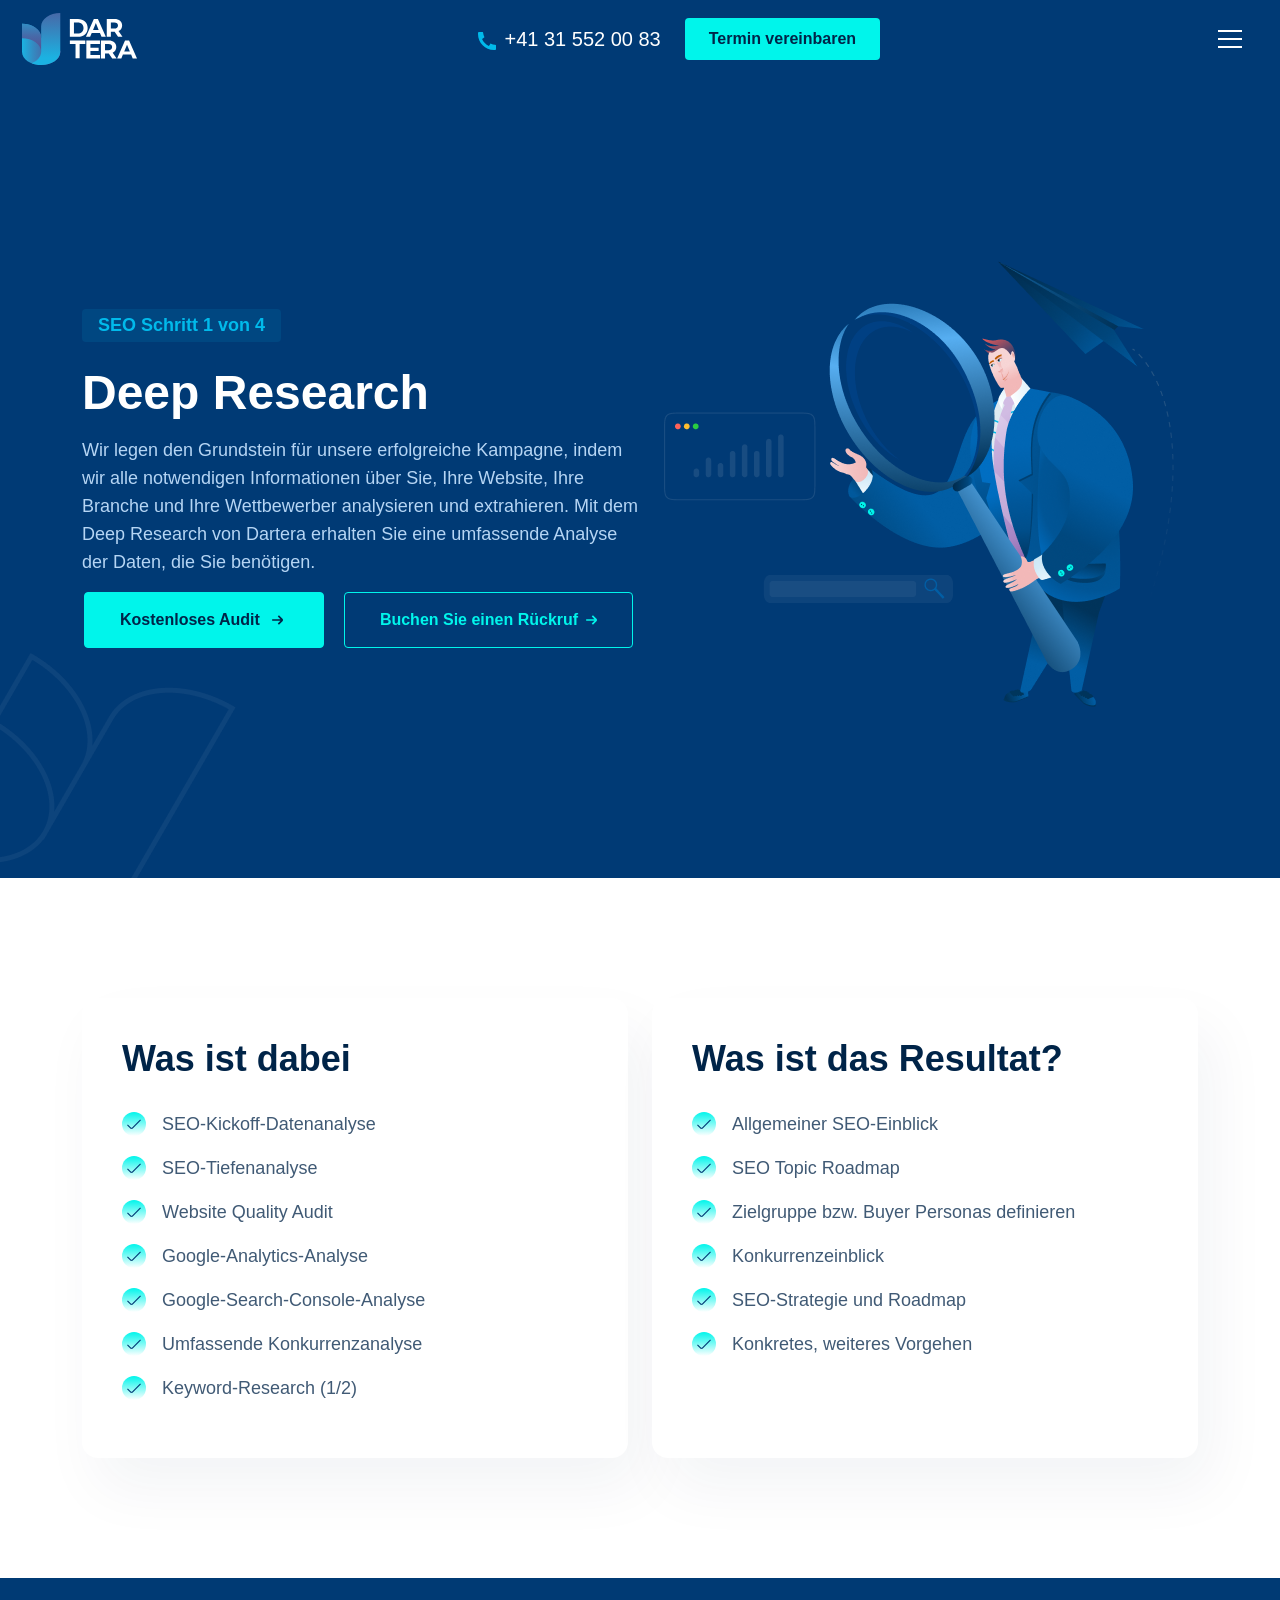
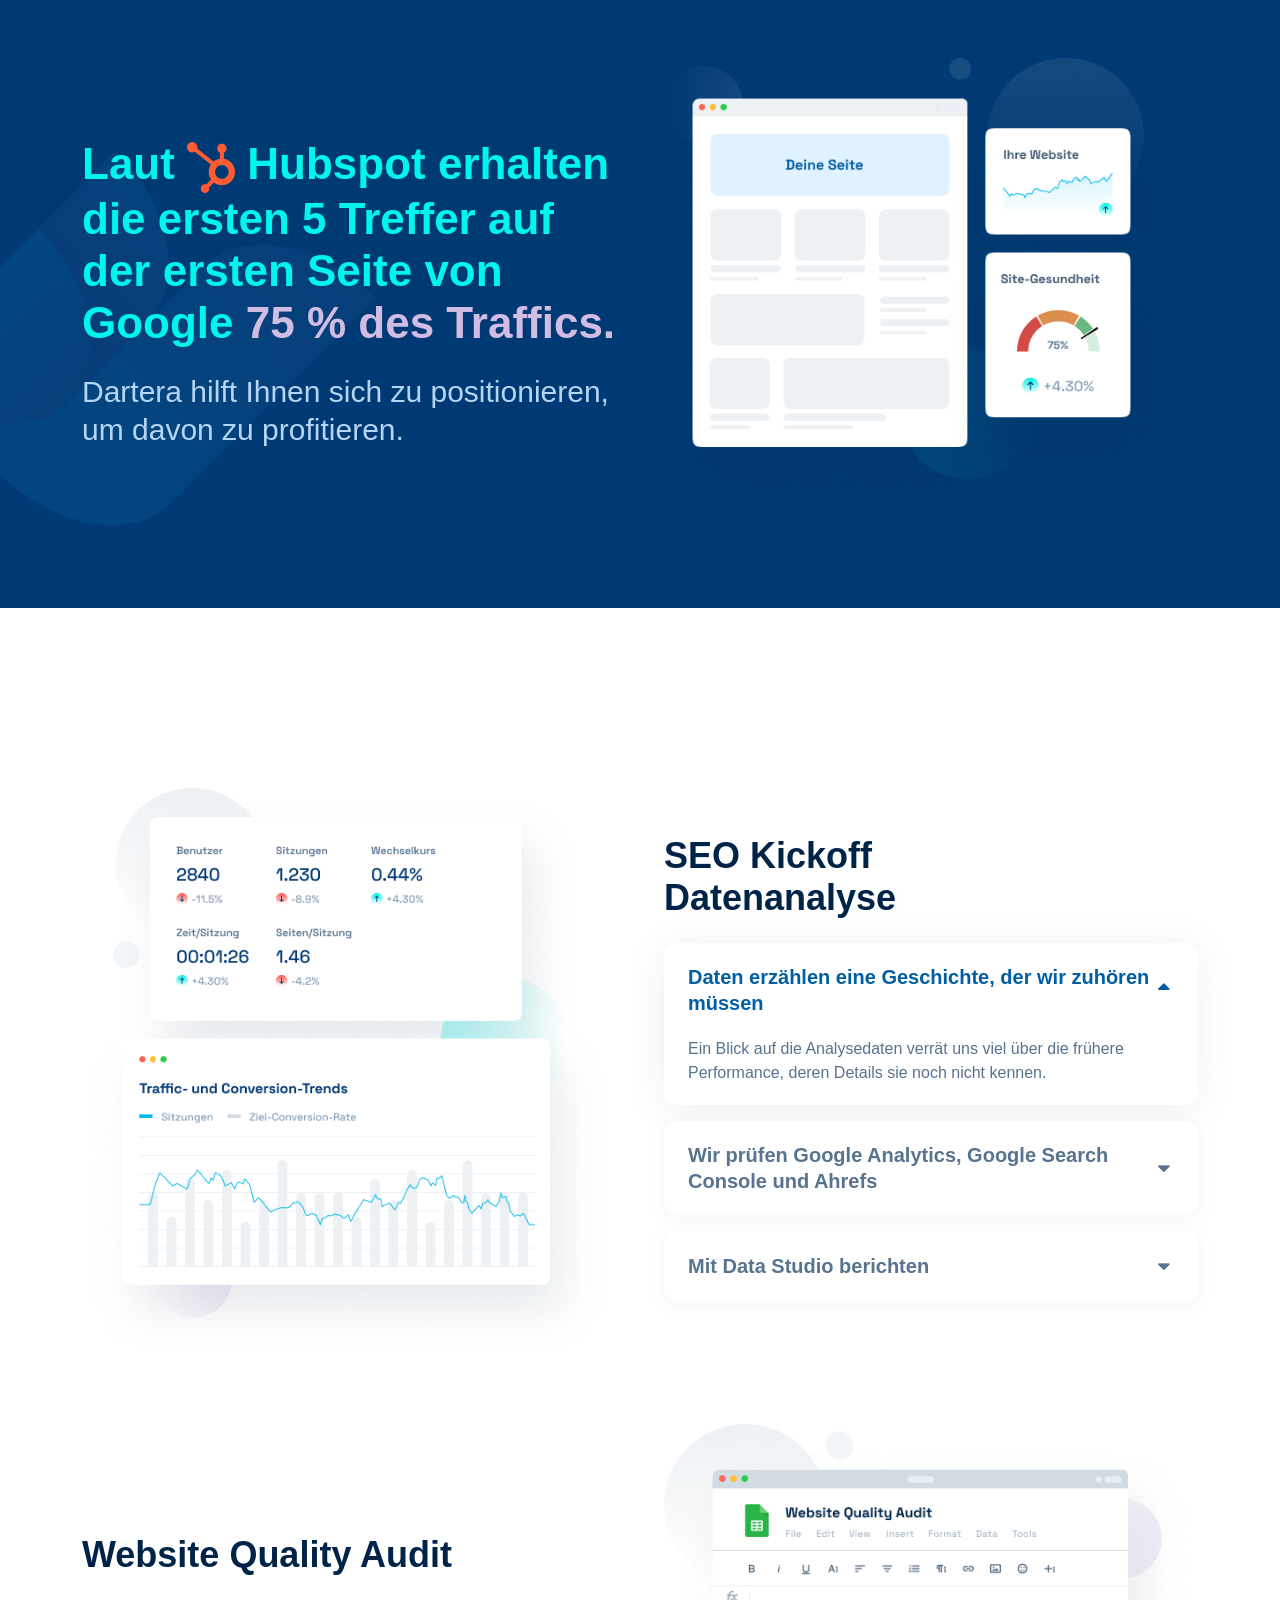
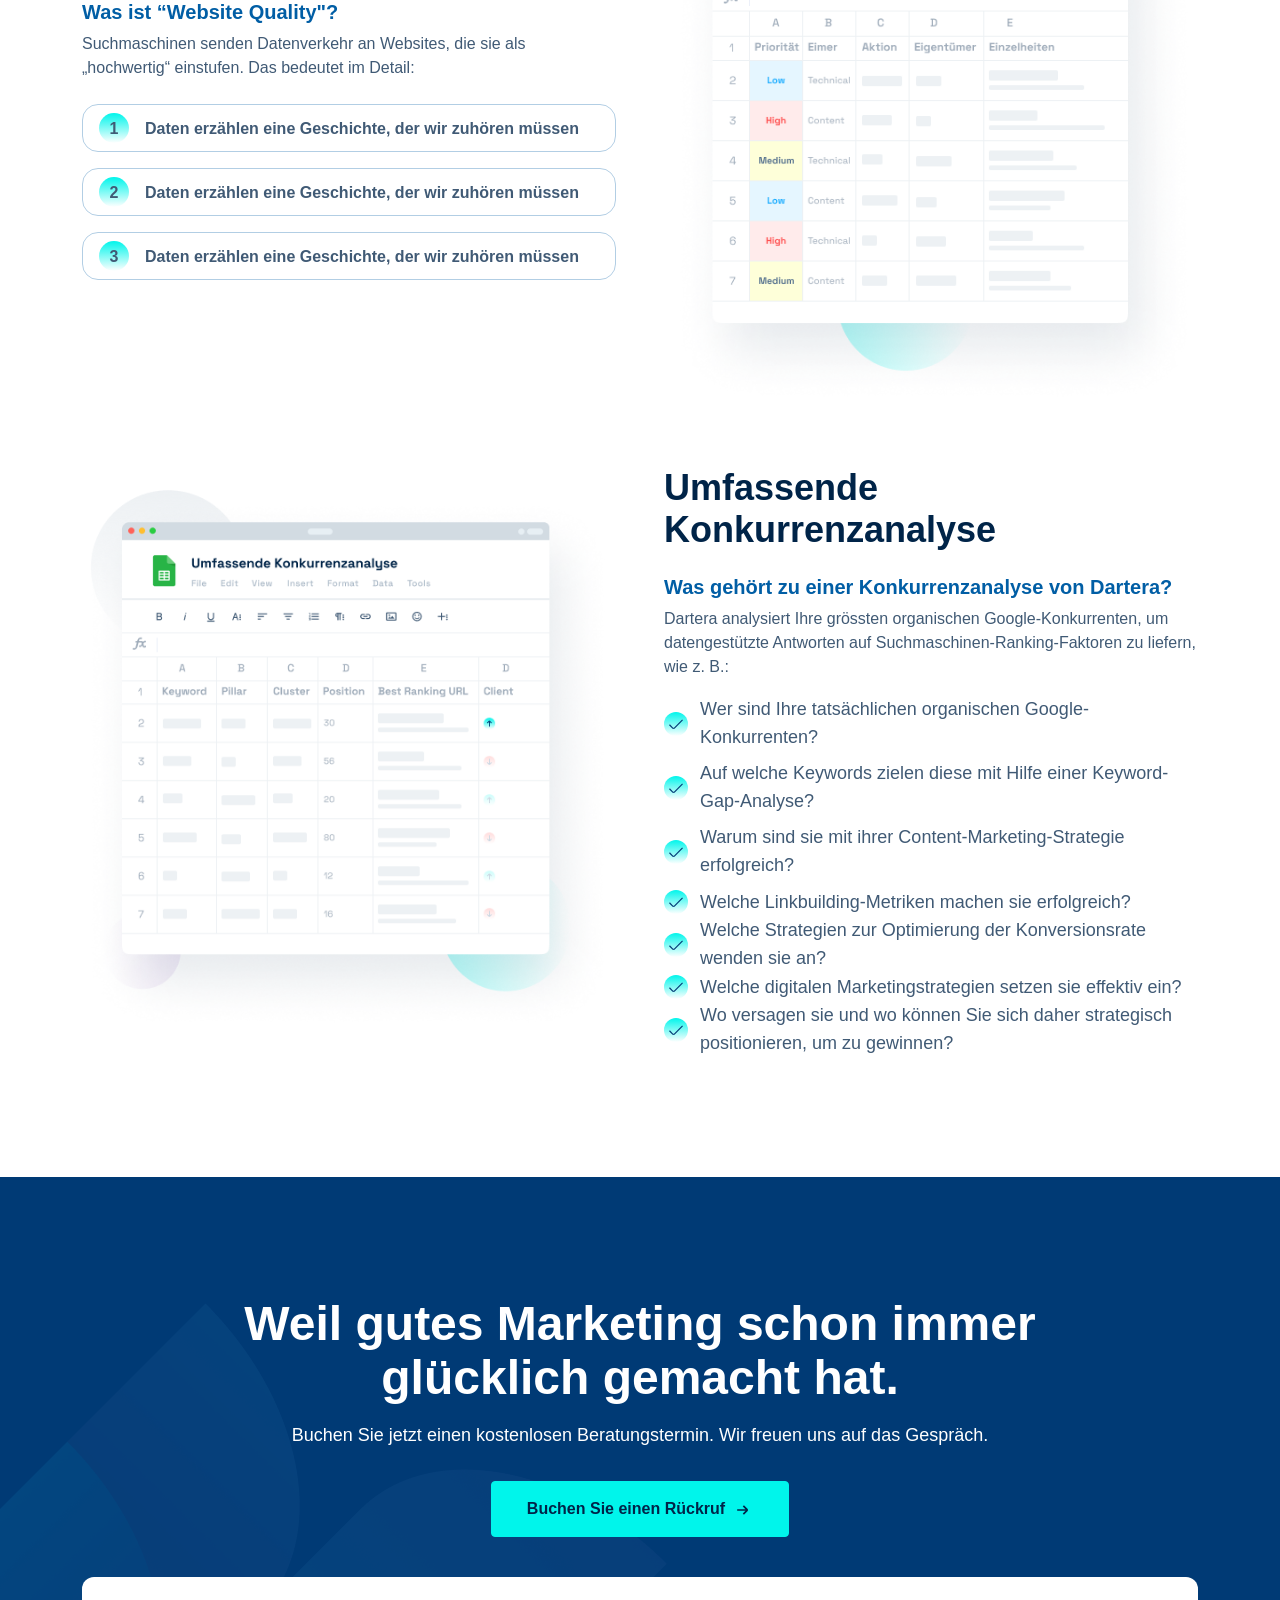
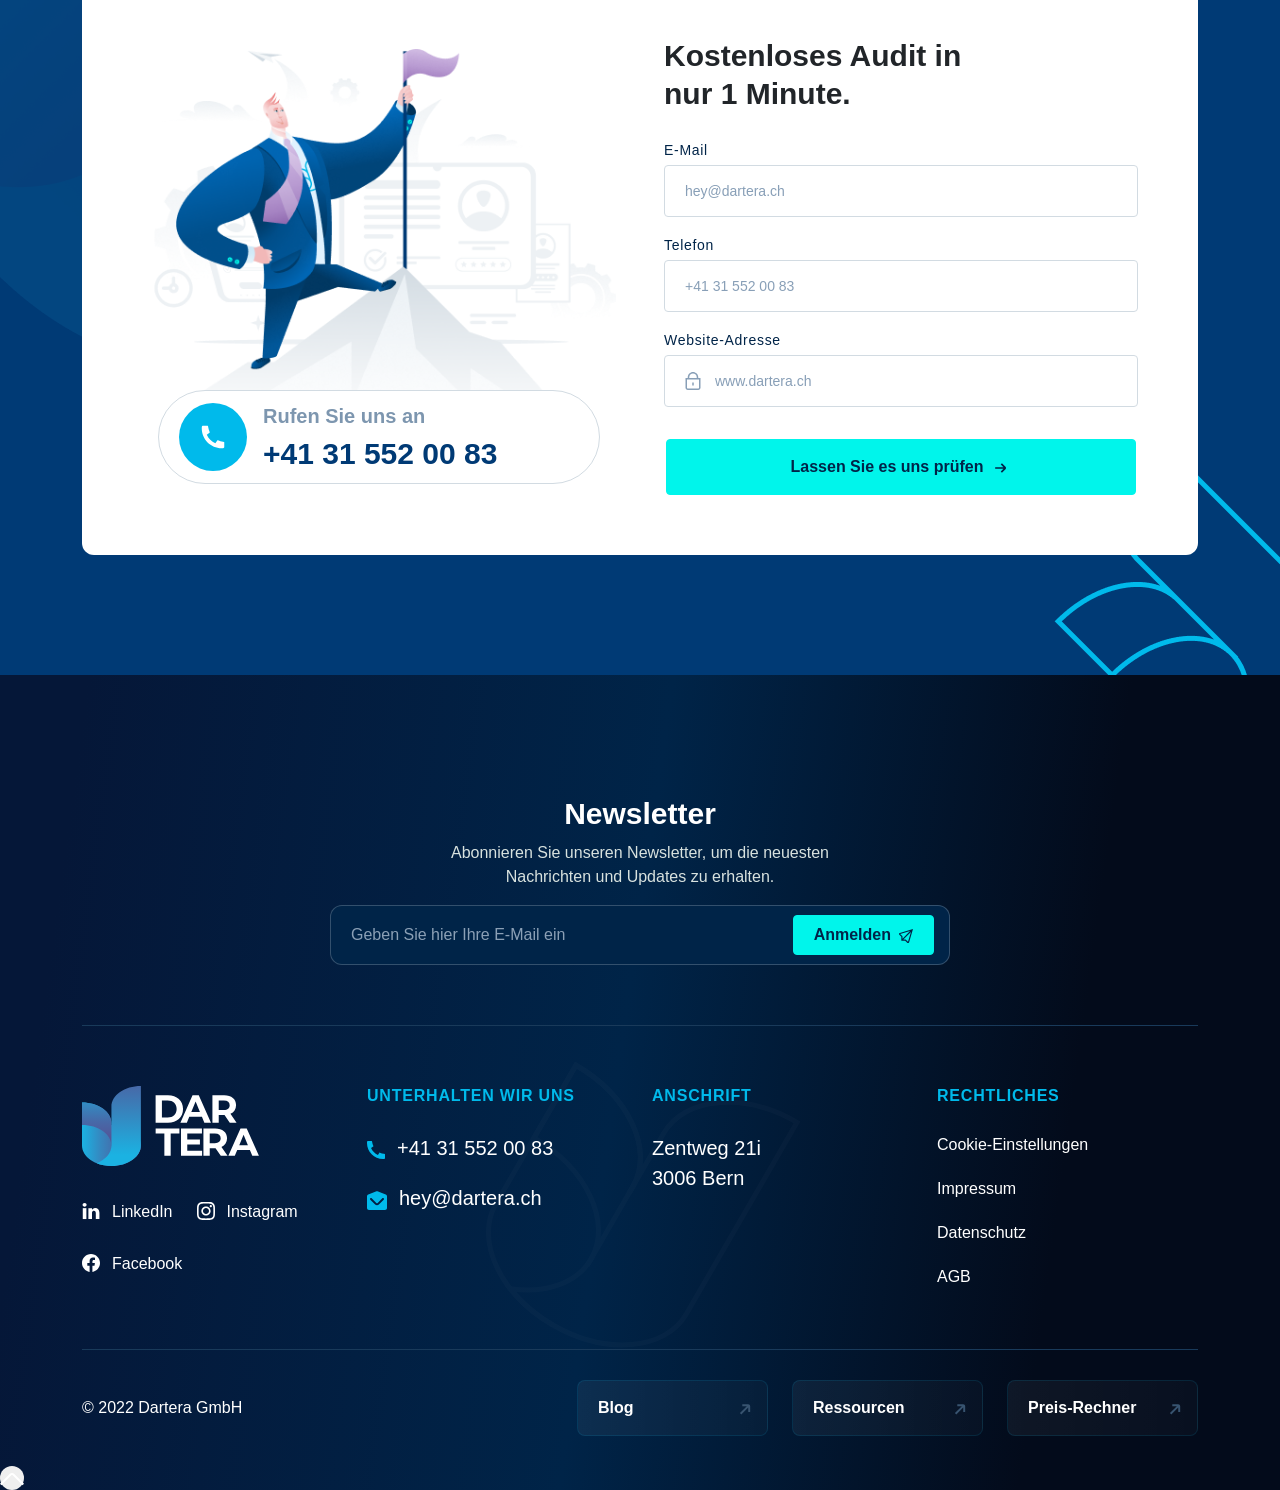
<file: deep-research.html>
<!DOCTYPE html>
<!--[if lt IE 7]>      <html class="no-js lt-ie9 lt-ie8 lt-ie7"> <![endif]-->
<!--[if IE 7]>         <html class="no-js lt-ie9 lt-ie8" lang="en-US"> <![endif]-->
<!--[if IE 8]>         <html class="no-js lt-ie9" lang="en-US"> <![endif]-->
<!--[if gt IE 8]><!-->
<!--<![endif]-->
<!--[if gte IE 9] <style type="text/css"> .gradient {filter: none;}</style><![endif]-->
<!--[if !IE]><html lang="en"><![endif]-->
<html lang="zxx" class="no-js">

<head>
    <meta charset="UTF-8">
    <meta http-equiv="X-UA-Compatible" content="IE=edge">
    <!-- Required meta tags for responsive -->
    <meta name="viewport" content="width=device-width, initial-scale=1, shrink-to-fit=no">
    <!-- The above 3 meta tags *must* come first in the head; any other head content must come *after* these tags -->
    <!-- Favicon and touch icons -->
    <link rel="icon" type="image/png" sizes="16x16" href="assets/img/favicon/favicoon.svg">
    <meta name="misapplication-TileColor" content="#ffffff">
    <meta name="theme-color" content="#ffffff">
    <!-- Twitter Card data -->
    <meta name="twitter:card" content="">
    <meta name="twitter:site" content="@twitter_username">
    <meta name="twitter:title" content="">
    <meta name="twitter:description" content="">
    <meta name="twitter:image" content="">
    <!-- Open Graph data -->
    <meta property="og:title" content="">
    <meta property="og:type" content="article">
    <meta property="og:url" content="">
    <meta property="og:image" content="">
    <meta property="og:description" content="">
    <meta property="og:site_name" content="R">
    <meta property="fb:admins" content="Facebook numeric ID">
    <!-- gmail verification -->
    <meta name="google-site-verification" content="">
    <!-- Website title -->
    <title>Deep research</title>
    <link rel="stylesheet" href="assets/css/nioicon.css">
    <link rel="stylesheet" href="assets/css/animate.css">
    <!-- Local server Bootstrap CSS -->
    <!-- <link rel="stylesheet" href="assets/css/bootstrap.min.css"> -->

    <!-- CDN Bootstrap CSS -->
    <link rel="stylesheet" href="https://cdn.jsdelivr.net/npm/bootstrap@5.2.2/dist/css/bootstrap.min.css">
    <link rel="stylesheet" href="https://cdnjs.cloudflare.com/ajax/libs/OwlCarousel2/2.3.4/assets/owl.carousel.min.css">
    <link rel="stylesheet"
        href="https://cdnjs.cloudflare.com/ajax/libs/OwlCarousel2/2.3.4/assets/owl.theme.default.min.css">
    <!-- Main CSS -->
    <link rel="stylesheet" type="text/css" href="assets/css/style.css">
    <!-- jQuery (necessary for jQuery plugins) -->
    <script src="assets/js/jquery-3.6.1.min.js"></script>
</head>

<body>
    <!-- Main Coding Start Here -->

    <!-- header -/Start -->
    <header id="header">
        <!-- navbar -/Start -->
        <div class="header">
            <div class="container-fluid p-0">
                <nav class="menu-area navbar py-0 navbar-expand-xxl py-2">
                    <div class="container-fluid">
                        <a href="index.html" class="navbar-brand theme-logo">
                            <img src="assets/img/logo.svg" alt="logo" class="img-fluid">
                        </a>
    
                        <div class="d-xxl-none d-flex align-items-center gap-4 contactInfo px-4">
                            <a href="+41315520083" class=" text-decoration-none phone text-white fs-5">
                                <span><img src="assets/img/call.svg" class="img-fluid" alt="call"></span>
                                +41 31 552 00 83
                            </a>
                            <button type="button" class="nav-btn px-4 border-0 fs-6 fw-semi-bold text-gray_1">
                                Termin vereinbaren
                            </button>
                        </div>
    
    
                        <button class="navbar-toggler border-0" type="button" data-bs-toggle="collapse"
                            data-bs-target="#nav-toggle" aria-controls="nav-toggle" aria-expanded="false"
                            aria-label="Toggle navigation">
                            <span><img src="assets/img/menu.png" class="img-fluid" alt=""></span>
                        </button>
    
    
    
                        <div class="collapse navbar-collapse" id="nav-toggle">
                            <ul class="menu navbar-nav mx-auto mb-2 mb-lg-0">
                                <li class="nav-item">
                                    <a class="nav-link active py-4 px-0 mx-3 active fs-14 fw-bold text-uppercase"
                                        aria-current="page" href="index.html">Startseite</a>
                                </li>
                                <li class="nav-item dropdown">
                                    <a class="nav-link text-light_white py-4 px-0 mx-3 dropdown-toggle fs-14 fw-bold text-uppercase"
                                        href="#" role="button" data-bs-toggle="dropdown" aria-expanded="false">
                                        Leistungen
                                    </a>
                                    <div
                                        class="dropdown-menu mega-menu dropdown-menu-end fade-down bg-white box-shadow radius-8">
                                        <div class="dropdown-shape">
                                            <img src="assets/img/dropdown-shape.png " class="img-fluid" alt="">
                                        </div>
                                        <div class="row gx-2">
                                            <div class="col-xl-6">
                                                <a href="#"
                                                    class="nav-dropdown-item d-flex align-items-start gap-2 justify-content-between mb-3">
                                                    <div class="sidebar-left d-flex align-items-center gap-3">
                                                        <img src="assets/img/dropdown-logo1.png"
                                                            class="img-fluid dropdown-logo d-flex align-items-center justify-content-center"
                                                            alt="sidebarlogo">
                                                        <div>
                                                            <h5 class="fs-6 fw-bold text-indigo_dye">Webdesign</h5>
                                                            <p class="pb-0 text-gray_3 fs-12 mb-0 short-text">
                                                                Unvergessliche User Experience bieten</p>
                                                        </div>
    
                                                    </div>
                                                    <div class="">
                                                        <svg class="me-2 mt-2" width="11" height="10" viewBox="0 0 11 10"
                                                            fill="none" xmlns="http://www.w3.org/2000/svg">
                                                            <path
                                                                d="M10.5117 3.82164L6.93425 0.244141L5.75591 1.42247L8.50008 4.16664H0.166748V5.83331H8.50008L5.75591 8.57747L6.93425 9.75581L10.5117 6.17831C10.8242 5.86576 10.9997 5.44191 10.9997 4.99997C10.9997 4.55803 10.8242 4.13419 10.5117 3.82164V3.82164Z"
                                                                fill="white" />
                                                        </svg>
                                                    </div>
                                                </a>
                                            </div>
                                            <div class="col-xl-6">
                                                <a href="#"
                                                    class="nav-dropdown-item d-flex align-items-start gap-2 justify-content-between mb-3">
                                                    <div class="sidebar-left d-flex align-items-center gap-3">
                                                        <img src="assets/img/dropdown-logo6.png"
                                                            class="img-fluid dropdown-logo d-flex align-items-center justify-content-center"
                                                            alt="sidebarlogo">
                                                        <div>
                                                            <h5 class="fs-6 fw-bold text-indigo_dye">Maintenance</h5>
                                                            <p class="pb-0 text-gray_3 fs-12 mb-0 short-text">Unterhalt,
                                                                damit Ihre Website läuft</p>
                                                        </div>
    
                                                    </div>
                                                    <div class="">
                                                        <svg class="me-2 mt-2" width="11" height="10" viewBox="0 0 11 10"
                                                            fill="none" xmlns="http://www.w3.org/2000/svg">
                                                            <path
                                                                d="M10.5117 3.82164L6.93425 0.244141L5.75591 1.42247L8.50008 4.16664H0.166748V5.83331H8.50008L5.75591 8.57747L6.93425 9.75581L10.5117 6.17831C10.8242 5.86576 10.9997 5.44191 10.9997 4.99997C10.9997 4.55803 10.8242 4.13419 10.5117 3.82164V3.82164Z"
                                                                fill="white" />
                                                        </svg>
                                                    </div>
                                                </a>
                                            </div>
                                            <div class="col-xl-6">
                                                <a href="#"
                                                    class="nav-dropdown-item d-flex align-items-start gap-2 justify-content-between mb-3">
                                                    <div class="sidebar-left d-flex align-items-center gap-3">
                                                        <img src="assets/img/dropdown-logo2.png"
                                                            class="img-fluid dropdown-logo d-flex align-items-center justify-content-center"
                                                            alt="sidebarlogo">
                                                        <div>
                                                            <h5 class="fs-6 fw-bold text-indigo_dye">SEO</h5>
                                                            <p class="pb-0 text-gray_3 fs-12 mb-0 short-text">Mit
                                                                Relevanz gefunden werden</p>
                                                        </div>
    
                                                    </div>
                                                    <div class="">
                                                        <svg class="me-2 mt-2" width="11" height="10" viewBox="0 0 11 10"
                                                            fill="none" xmlns="http://www.w3.org/2000/svg">
                                                            <path
                                                                d="M10.5117 3.82164L6.93425 0.244141L5.75591 1.42247L8.50008 4.16664H0.166748V5.83331H8.50008L5.75591 8.57747L6.93425 9.75581L10.5117 6.17831C10.8242 5.86576 10.9997 5.44191 10.9997 4.99997C10.9997 4.55803 10.8242 4.13419 10.5117 3.82164V3.82164Z"
                                                                fill="white" />
                                                        </svg>
                                                    </div>
                                                </a>
                                            </div>
                                            <div class="col-xl-6">
                                                <a href="#"
                                                    class="nav-dropdown-item d-flex align-items-start gap-2 justify-content-between mb-3">
                                                    <div class="sidebar-left d-flex align-items-center gap-3">
                                                        <img src="assets/img/dropdown-logo7.png"
                                                            class="img-fluid dropdown-logo d-flex align-items-center justify-content-center"
                                                            alt="sidebarlogo">
                                                        <div>
                                                            <h5 class="fs-6 fw-bold text-indigo_dye">SEA</h5>
                                                            <p class="pb-0 text-gray_3 fs-12 mb-0 short-text">Google Ads
                                                                Werbung für sofortige Wirkung</p>
                                                        </div>
    
                                                    </div>
                                                    <div class="">
                                                        <svg class="me-2 mt-2" width="11" height="10" viewBox="0 0 11 10"
                                                            fill="none" xmlns="http://www.w3.org/2000/svg">
                                                            <path
                                                                d="M10.5117 3.82164L6.93425 0.244141L5.75591 1.42247L8.50008 4.16664H0.166748V5.83331H8.50008L5.75591 8.57747L6.93425 9.75581L10.5117 6.17831C10.8242 5.86576 10.9997 5.44191 10.9997 4.99997C10.9997 4.55803 10.8242 4.13419 10.5117 3.82164V3.82164Z"
                                                                fill="white" />
                                                        </svg>
                                                    </div>
                                                </a>
                                            </div>
                                            <div class="col-xl-6">
                                                <a href="#"
                                                    class="nav-dropdown-item d-flex align-items-start gap-2 justify-content-between mb-3">
                                                    <div class="sidebar-left d-flex align-items-center gap-3">
                                                        <img src="assets/img/dropdown-logo3.png"
                                                            class="img-fluid dropdown-logo d-flex align-items-center justify-content-center"
                                                            alt="sidebarlogo">
                                                        <div>
                                                            <h5 class="fs-6 fw-bold text-indigo_dye">Content</h5>
                                                            <p class="pb-0 text-gray_3 fs-12 mb-0 short-text">
                                                                SEO-Content, der verkauft</p>
                                                        </div>
    
                                                    </div>
                                                    <div class="">
                                                        <svg class="me-2 mt-2" width="11" height="10" viewBox="0 0 11 10"
                                                            fill="none" xmlns="http://www.w3.org/2000/svg">
                                                            <path
                                                                d="M10.5117 3.82164L6.93425 0.244141L5.75591 1.42247L8.50008 4.16664H0.166748V5.83331H8.50008L5.75591 8.57747L6.93425 9.75581L10.5117 6.17831C10.8242 5.86576 10.9997 5.44191 10.9997 4.99997C10.9997 4.55803 10.8242 4.13419 10.5117 3.82164V3.82164Z"
                                                                fill="white" />
                                                        </svg>
                                                    </div>
                                                </a>
                                            </div>
                                            <div class="col-xl-6">
                                                <a href="#"
                                                    class="nav-dropdown-item d-flex align-items-start gap-2 justify-content-between mb-3">
                                                    <div class="sidebar-left d-flex align-items-center gap-3">
                                                        <img src="assets/img/dropdown-logo8.png"
                                                            class="img-fluid dropdown-logo d-flex align-items-center justify-content-center"
                                                            alt="sidebarlogo">
                                                        <div>
                                                            <h5 class="fs-6 fw-bold text-indigo_dye">Branding</h5>
                                                            <p class="pb-0 text-gray_3 fs-12 mb-0 short-text">
                                                                Wiedererkennungswert für Ihre Firma</p>
                                                        </div>
    
                                                    </div>
                                                    <div class="">
                                                        <svg class="me-2 mt-2" width="11" height="10" viewBox="0 0 11 10"
                                                            fill="none" xmlns="http://www.w3.org/2000/svg">
                                                            <path
                                                                d="M10.5117 3.82164L6.93425 0.244141L5.75591 1.42247L8.50008 4.16664H0.166748V5.83331H8.50008L5.75591 8.57747L6.93425 9.75581L10.5117 6.17831C10.8242 5.86576 10.9997 5.44191 10.9997 4.99997C10.9997 4.55803 10.8242 4.13419 10.5117 3.82164V3.82164Z"
                                                                fill="white" />
                                                        </svg>
                                                    </div>
                                                </a>
                                            </div>
                                            <div class="col-xl-6">
                                                <a href="#"
                                                    class="nav-dropdown-item d-flex align-items-start gap-2 justify-content-between mb-3">
                                                    <div class="sidebar-left d-flex align-items-center gap-3">
                                                        <img src="assets/img/dropdown-logo4.png"
                                                            class="img-fluid dropdown-logo d-flex align-items-center justify-content-center"
                                                            alt="sidebarlogo">
                                                        <div>
                                                            <h5 class="fs-6 fw-bold text-indigo_dye">Animations</h5>
                                                            <p class="pb-0 text-gray_3 fs-12 mb-0 short-text">Wir
                                                                bringen Bewegung auf Ihre Website</p>
                                                        </div>
    
                                                    </div>
                                                    <div class="">
                                                        <svg class="me-2 mt-2" width="11" height="10" viewBox="0 0 11 10"
                                                            fill="none" xmlns="http://www.w3.org/2000/svg">
                                                            <path
                                                                d="M10.5117 3.82164L6.93425 0.244141L5.75591 1.42247L8.50008 4.16664H0.166748V5.83331H8.50008L5.75591 8.57747L6.93425 9.75581L10.5117 6.17831C10.8242 5.86576 10.9997 5.44191 10.9997 4.99997C10.9997 4.55803 10.8242 4.13419 10.5117 3.82164V3.82164Z"
                                                                fill="white" />
                                                        </svg>
                                                    </div>
                                                </a>
                                            </div>
                                        </div>
                                    </div>
                                </li>
                                <li class="nav-item">
                                    <a class="nav-link text-light_white py-4 px-0 mx-3 fs-14 fw-bold text-uppercase"
                                        href="referenzen.html">Referenzen</a>
                                </li>
                                <li class="nav-item">
                                    <a class="nav-link text-light_white py-4 px-0 mx-3 fs-14 fw-bold text-uppercase"
                                        href="#">Über
                                        uns</a>
                                </li>
                                <li class="nav-item">
                                    <a class="nav-link text-light_white py-4 px-0 mx-3 fs-14 fw-bold text-uppercase"
                                        href="#">Kontakt</a>
                                </li>
                            </ul>
    
    
                            <div class="nav-right d-flex align-items-center">
                                <div class="nav-item dropdown language pe-2">
                                    <a class="nav-link text-light_white py-4 px-0 mx-3 dropdown-toggle fs-14 fw-bold text-uppercase"
                                        href="#" role="button" data-bs-toggle="dropdown" aria-expanded="false">
                                        German
                                    </a>
                                    <ul class="dropdown-menu dropdown-menu-end fade-down">
                                        <li>
                                            <a class="dropdown-item text-light_white fs-14 fw-bold text-uppercase" href="#">
                                                Action
                                            </a>
                                        </li>
                                        <li>
                                            <a class="dropdown-item text-light_white fs-14 fw-bold text-uppercase" href="#">
                                                Another action
                                            </a>
                                        </li>
                                        <li>
                                            <a class="dropdown-item text-light_white fs-14 fw-bold text-uppercase" href="#">
                                                Something else here
                                            </a>
                                        </li>
                                    </ul>
                                </div>
                                <div class="d-xxl-flex d-none align-items-center gap-4 contactInfo px-4">
                                    <a href="+41315520083" class=" text-decoration-none phone text-white fs-5">
                                        <span><img src="assets/img/call.svg" class="img-fluid" alt="call"></span>
                                        +41 31 552 00 83
                                    </a>
                                    <button type="button" class="nav-btn px-4 border-0 fs-6 fw-semi-bold text-gray_1">
                                        Termin vereinbaren
                                    </button>
                                </div>
                                <div class="sidebar">
                                    <!-- <img src="assets/img/humbarger.svg" class="img-fluid" alt="sidebar"> -->
    
                                    <!-- <svg width="24" height="18" viewBox="0 0 24 18" fill="none"
                                            xmlns="http://www.w3.org/2000/svg">
                                            <rect x="12" width="12" height="2" fill="#00BAEB" />
                                            <rect x="12" y="16" width="12" height="2" fill="#00BAEB" />
                                            <rect x="0" y="8" width="24" height="2" fill="#00BAEB" />
                                        </svg> -->
    
                                            <svg class="sidebarToggle d-block" width="24" height="24" viewBox="0 0 24 24" fill="none"
                                                xmlns="http://www.w3.org/2000/svg">
                                                <rect x="12" y="3" width="24" height="2" fill="#00BAEB" />
                                                <rect x="12" y="19" width="24" height="2" fill="#00BAEB" />
                                                <rect x="0" y="11" width="24" height="2" fill="#00BAEB" />
                                            </svg>
                                            
                                            
                                            
                                            <svg class="sidebarClose d-none" width="22" height="20" viewBox="0 0 22 20" fill="none"
                                                xmlns="http://www.w3.org/2000/svg">
                                                <rect x="0.804688" y="17.7783" width="24" height="2" transform="rotate(-45 0.804688 17.7783)" fill="#00BAEB" />
                                                <rect x="2.21875" y="0.807617" width="24" height="2" transform="rotate(45 2.21875 0.807617)" fill="#00BAEB" />
                                            </svg>
    
    
                                </div>
                            </div>
                        </div>
                    </div>
                </nav>
            </div>
        </div>
        <!-- navbar -/End -->
    </header>
    <!--/ header -/End -->

    <!-- Banner -->
    <section class="subpage-page-banner2 research-banner d-flex align-items-center position-relative">
        <div class="banner-shape position-absolute start-0 bottom-0">
            <img src="assets/img/banner-left-shape.png" class="img-fluid" alt="banner left shape">
        </div>
        <div class="container">
            <div class="row gx-0 align-items-center">
                <div class="col-xl-6">
                    <div class="banner-left">
                        <div class="subpage-badge px-3 text-cyan fs-18 fw-semi-bold d-inline-flex align-items-center justify-content-center">
                            <p class="mb-0">SEO Schritt 1 von 4</p>
                        </div>
                        <h1 class="fs-48 fw-bold text-white mt-4">Deep Research</h1>
                        <p class="fs-18 text-light_white mt-3">
                            Wir legen den Grundstein für unsere erfolgreiche Kampagne, indem wir alle notwendigen Informationen über Sie, Ihre
                            Website, Ihre Branche und Ihre Wettbewerber analysieren und extrahieren. Mit dem Deep Research von Dartera erhalten Sie
                            eine umfassende Analyse der Daten, die Sie benötigen.
                        </p>
                    
                        <!-- Common Buttons -/ Start -->
                        <div class="common-btn d-flex align-items-center justify-content-start gap-3">
                            <a href="#" class="fill-btn fw-semi-bold text-gray_1 lh-20 text-decoration-none bg-flourescent_blue radius-4 d-inline-flex align-items-center gap-2">
                                <span>Kostenloses Audit</span>
                                <span>
                                    <svg width="20" height="20" viewBox="0 0 20 20" fill="none"
                                        xmlns="http://www.w3.org/2000/svg">
                                        <path d="M14.5117 8.82164L10.9342 5.24414L9.75591 6.42247L12.5001 9.16664H4.16675V10.8333H12.5001L9.75591 13.5775L10.9342 14.7558L14.5117 11.1783C14.8242 10.8658 14.9997 10.4419 14.9997 9.99997C14.9997 9.55803 14.8242 9.13419 14.5117 8.82164Z" fill="#002448" />
                                    </svg>
                                </span>
                            </a>
                            <a href="#"
                                class="minimal-btn cyan-border fw-semi-bold text-flourescent_blue lh-20 text-decoration-none radius-4 d-inline-flex align-items-center gap-2">
                                <span>Buchen Sie einen Rückruf</span>
                                <span class="">
                                    <svg width="11" height="10" viewBox="0 0 11 10" fill="none"
                                        xmlns="http://www.w3.org/2000/svg">
                                        <path d="M10.5117 3.82164L6.93425 0.244141L5.75591 1.42247L8.50008 4.16664H0.166748V5.83331H8.50008L5.75591 8.57747L6.93425 9.75581L10.5117 6.17831C10.8242 5.86576 10.9997 5.44191 10.9997 4.99997C10.9997 4.55803 10.8242 4.13419 10.5117 3.82164V3.82164Z" fill="#00F5EB" />
                                    </svg>
                                </span>
                            </a>
                        </div>
                        <!-- Common Buttons -/ End -->
                    </div>
                </div>
                <div class="col-xl-6">
                    <div class="ps-4">
                        <img src="assets/img/deep-rearch.png" id="object" class="img-fluid" alt="banner">
                    </div>
                </div>
            </div>
        </div>
    </section>
    <!--/ Banner -->


    <!-- research feature start -->
    <section class="rearch-section section-padding bg-white">
        <div class="container">
            <div class="row">
                <div class="col-lg-6">
                    <div class="list-card h-100">
                        <h3 class="fs-36 fw-bold text-gray_1 mb-30">Was ist dabei</h3>
                        <div class="d-flex align-items-center gap-3 mb-3">
                            <img class="img-fluid" src="./assets/img/list-icon.svg" alt="icon">
                            <p class="fs-18 text-gray_2 m-0">
                                SEO-Kickoff-Datenanalyse
                            </p>
                        </div>
                        <div class="d-flex align-items-center gap-3 mb-3">
                            <img class="img-fluid" src="./assets/img/list-icon.svg" alt="icon">
                            <p class="fs-18 text-gray_2 m-0">
                                SEO-Tiefenanalyse
                            </p>
                        </div>
                        <div class="d-flex align-items-center gap-3 mb-3">
                            <img class="img-fluid" src="./assets/img/list-icon.svg" alt="icon">
                            <p class="fs-18 text-gray_2 m-0">
                                Website Quality Audit
                            </p>
                        </div>
                        <div class="d-flex align-items-center gap-3 mb-3">
                            <img class="img-fluid" src="./assets/img/list-icon.svg" alt="icon">
                            <p class="fs-18 text-gray_2 m-0">
                                Google-Analytics-Analyse
                            </p>
                        </div>
                        <div class="d-flex align-items-center gap-3 mb-3">
                            <img class="img-fluid" src="./assets/img/list-icon.svg" alt="icon">
                            <p class="fs-18 text-gray_2 m-0">
                                Google-Search-Console-Analyse
                            </p>
                        </div>
                        <div class="d-flex align-items-center gap-3 mb-3">
                            <img class="img-fluid" src="./assets/img/list-icon.svg" alt="icon">
                            <p class="fs-18 text-gray_2 m-0">
                                Umfassende Konkurrenzanalyse
                            </p>
                        </div>
                        <div class="d-flex align-items-center gap-3 mb-3">
                            <img class="img-fluid" src="./assets/img/list-icon.svg" alt="icon">
                            <p class="fs-18 text-gray_2 m-0">
                                Keyword-Research (1/2)
                            </p>
                        </div>
    
                    </div>
                </div>
                <div class="col-lg-6">
                    <div class="list-card h-100">
                        <h3 class="fs-36 fw-bold text-gray_1 mb-30">Was ist das Resultat?</h3>
                        <div class="d-flex align-items-center gap-3 mb-3">
                            <img class="img-fluid" src="./assets/img/list-icon.svg" alt="icon">
                            <p class="fs-18 text-gray_2 m-0">
                                Allgemeiner SEO-Einblick
                            </p>
                        </div>
                        <div class="d-flex align-items-center gap-3 mb-3">
                            <img class="img-fluid" src="./assets/img/list-icon.svg" alt="icon">
                            <p class="fs-18 text-gray_2 m-0">
                                SEO Topic Roadmap
                            </p>
                        </div>
                        <div class="d-flex align-items-center gap-3 mb-3">
                            <img class="img-fluid" src="./assets/img/list-icon.svg" alt="icon">
                            <p class="fs-18 text-gray_2 m-0">
                                Zielgruppe bzw. Buyer Personas definieren
                            </p>
                        </div>
                        <div class="d-flex align-items-center gap-3 mb-3">
                            <img class="img-fluid" src="./assets/img/list-icon.svg" alt="icon">
                            <p class="fs-18 text-gray_2 m-0">
                                Konkurrenzeinblick
                            </p>
                        </div>
                        <div class="d-flex align-items-center gap-3 mb-3">
                            <img class="img-fluid" src="./assets/img/list-icon.svg" alt="icon">
                            <p class="fs-18 text-gray_2 m-0">
                                SEO-Strategie und Roadmap
                            </p>
                        </div>
                        <div class="d-flex align-items-center gap-3 mb-3">
                            <img class="img-fluid" src="./assets/img/list-icon.svg" alt="icon">
                            <p class="fs-18 text-gray_2 m-0">
                                Konkretes, weiteres Vorgehen
                            </p>
                        </div>
                    </div>
                </div>
            </div>
        </div>
    </section>
    <!--/ research feature end   -->


    <!-- /fullwidth highlight -/Start  -->
    <section class="fullwidth-highlight">
        <div class="container">
            <div class="row align-items-center">
                <div class="col-lg-6">
                    <div class="section-centent">
                        <h2 class="fs-44 fw-bold text-flourescent_blue py-3">
                            Laut <span><svg width="48" height="51" viewBox="0 0 48 51" fill="none" xmlns="http://www.w3.org/2000/svg">
                                    <path
                                        d="M36.885 16.7852V10.7135C38.448 9.96482 39.5432 8.36151 39.5432 6.50072V6.36042C39.5432 3.79261 37.471 1.69161 34.9385 1.69161H34.8002C32.2676 1.69161 30.1953 3.79261 30.1953 6.36042V6.50072C30.1953 8.3615 31.2907 9.96505 32.8537 10.7136V16.7853C30.5265 17.1499 28.4 18.1231 26.6455 19.5553L10.2037 6.58713C10.3118 6.16482 10.3878 5.72971 10.3883 5.27311C10.392 2.36458 8.06956 0.0037652 5.20084 4.20745e-06C2.33212 -0.00363286 0.00370794 2.3512 3.88397e-06 5.25973C-0.00346634 8.16825 2.31892 10.5291 5.18764 10.5327C6.12257 10.5339 6.9878 10.2647 7.74627 9.82733L23.9201 22.5844C22.5445 24.6895 21.739 27.2112 21.739 29.9257C21.739 32.7677 22.6244 35.3963 24.1209 37.5585L19.2021 42.5458C18.8133 42.4275 18.4096 42.3447 17.9826 42.3447C15.6254 42.3447 13.7144 44.2823 13.7144 46.6724C13.7144 49.0624 15.6254 51 17.9826 51C20.3399 51 22.2508 49.0624 22.2508 46.6724C22.2508 46.2396 22.1693 45.8302 22.0526 45.436L26.918 40.5029C29.1265 42.2123 31.8766 43.239 34.8697 43.239C42.1213 43.239 48 37.2784 48 29.9257C48 23.2696 43.1773 17.7706 36.885 16.7852ZM34.8697 36.7512C31.1518 36.7512 28.1374 33.6954 28.1374 29.9257C28.1374 26.1561 31.1518 23.1001 34.8697 23.1001C38.5872 23.1001 41.6016 26.1561 41.6016 29.9257C41.6016 33.6954 38.5872 36.7512 34.8697 36.7512Z"
                                        fill="#FF5C35" />
                                </svg>
                            </span> Hubspot erhalten die ersten 5 Treffer auf der ersten Seite von Google <span class="text-thristle_purple">75
                                % des Traffics.</span>
                        </h2>
                        <p class="fs-30 text-light_white">Dartera hilft Ihnen sich zu positionieren, um davon zu profitieren.</p>
    
                    </div>
                </div>
                <div class="col-lg-6">
                    <div class="">
                        <img src="assets/img/SEO-b2b-img.png" alt="SEO B2B" class="img-fluid">
                    </div>
                </div>
            </div>
        </div>
    </section>
    <!-- /fullwidth highlight -/End  -->


    <!-- Deep research  Section -/Start -->
    <section class="task-section section-padding bg-white">
        <div class="container">

            <!-- Task item - 1  -->
            <div class="task-area">
                <div class="row align-items-center gx-5">
                    <div class="col-lg-6">
                        <div class="task-img">
                            <img src="assets/img/research1.png" alt="Task One" class="img-fluid">
                        </div>
                    </div>
                    <div class="col-lg-6">
                        <h3 class="fs-36 text-gray_1 fw-bold">
                        SEO Kickoff <br class="d-none d-xl-inline"> Datenanalyse
                        </h3>
                        <div class="faq mt-4">
                            <ul class="accordion-list list-unstyled">
                                <li class="accordion-list-item radius-16 bg-white  mb-3 open">
                                    <h5
                                        class="accordion-title fw-bold fs-20 text-indigo_dye px-4 d-flex justify-content-between align-items-center">
                                    Daten erzählen eine Geschichte, der wir zuhören müssen
                                        <span class="ni ni-sort-up-fill"></span>
                                    </h5>
                                    <div class="accordion-desc">
                                        <p class="px-4 m-0 fw-normal fs-16 text-gray_3">
                                        Ein Blick auf die Analysedaten verrät uns viel über die frühere Performance, deren Details sie noch nicht kennen.
                                        </p>
                                    </div>
                                </li>
                        
                                <li class="accordion-list-item radius-16 bg-white  mb-3">
                                    <h5
                                        class="accordion-title fw-bold fs-20 text-indigo_dye px-4 d-flex justify-content-between align-items-center">
                                        Wir prüfen Google Analytics, Google Search Console und Ahrefs
                                        <span class="ni ni-sort-down-fill"></span>
                                    </h5>
                                    <div class="accordion-desc" style="display: none">
                                        <p class="px-4 m-0 fw-normal fs-16 text-gray_3">
                                            TypeScript stands in an unusual relationship to
                                            JavaScript. TypeScript offers all of JavaScript’s
                                            features, and an additional layer on top of these:
                                            TypeScript’s type system.
                                        </p>
                                    </div>
                                </li>
                                <li class="accordion-list-item radius-16 bg-white  mb-3">
                                    <h5
                                        class="accordion-title fw-bold fs-20 text-indigo_dye px-4 d-flex justify-content-between align-items-center">
                                        Mit Data Studio berichten
                                        <span class="ni ni-sort-down-fill"></span>
                                    </h5>
                                    <div class="accordion-desc" style="display: none">
                                        <p class="px-4 m-0 fw-normal fs-16 text-gray_3">
                                            TypeScript stands in an unusual relationship to
                                            JavaScript. TypeScript offers all of JavaScript’s
                                            features, and an additional layer on top of these:
                                            TypeScript’s type system.
                                        </p>
                                    </div>
                                </li>
                            </ul>
                        </div>
                    </div>

                </div>
            </div>
            <!-- Task item - 1  -->

            <!-- Task item - 2  -->
            <div class="task-area">
                <div class="row align-items-center gx-5">
                    <div class="col-lg-6">
                        <div class="task-content-area">
                            <h3 class="fs-36 text-gray_1 fw-bold mb-4">
                            Website Quality Audit
                            </h3>
                            <div class="quality">
                                <h5 class="text-lapis_lazuli fs-20 fw-bold"> Was ist “Website Quality"?</h5>
                                <p class="fs-6 text-gray_2">Suchmaschinen senden Datenverkehr an Websites, die sie als „hochwertig“ einstufen. Das bedeutet im Detail:</p>
                            </div>
                    <div class="website-quality mt-4">
                        <ul class="quality-list list-unstyled">
                            <li class="accordion-list-item radius-16 bg-white  mb-3 open">
                                <h5
                                    class="quality-title fw-bold fs-6 text-gray_2 px-3 py-2 d-flex  align-items-center">
                                <span class="faq-count flex-shrink-0 d-flex align-items-center justify-content-center me-3">1</span> Daten erzählen eine Geschichte, der wir zuhören müssen
                                 
                                </h5>
                        
                            </li>
                            <li class="accordion-list-item radius-16 bg-white  mb-3 open">
                                <h5
                                    class="quality-title fw-bold fs-6 text-gray_2 px-3 py-2 d-flex  align-items-center">
                                <span class="faq-count flex-shrink-0 d-flex align-items-center justify-content-center me-3">2</span> Daten erzählen eine Geschichte, der wir zuhören müssen
                                 
                                </h5>
                        
                            </li>
                            <li class="accordion-list-item radius-16 bg-white  mb-3 open">
                                <h5
                                    class="quality-title fw-bold fs-6 text-gray_2 px-3 py-2 d-flex  align-items-center">
                                <span class="faq-count flex-shrink-0 d-flex align-items-center justify-content-center me-3">3</span> Daten erzählen eine Geschichte, der wir zuhören müssen
                                 
                                </h5>
                        
                            </li>
                    
                    
                        </ul>
                    </div>
                        </div>
                    </div>
                    <div class="col-lg-6">
                        <div class="task-img">
                            <img src="assets/img/research2.png" alt="Task One" class="img-fluid">
                        </div>
                    </div>
                </div>
            </div>
            <!-- Task item - 2  -->

            <!-- Task item - 3  -->
            <div class="task-area">
                <div class="row align-items-center gx-5">

                    <div class="col-lg-6">
                        <div class="task-img">
                            <img src="assets/img/research3.png" alt="Task One" class="img-fluid">
                        </div>
                    </div>
                    <div class="col-lg-6">
                        <div class="task-content-area">
                            <h3 class="fs-36 text-gray_1 fw-bold mb-4">
                            Umfassende Konkurrenzanalyse
                            </h3>
                                <div class="quality">
                                    <h5 class="text-lapis_lazuli fs-20 fw-bold">Was gehört zu einer Konkurrenzanalyse von Dartera?</h5>
                                    <p class="fs-6 text-gray_2">Dartera analysiert Ihre grössten organischen Google-Konkurrenten, um datengestützte Antworten auf
                                    Suchmaschinen-Ranking-Faktoren zu liefern, wie z. B.:</p>

                                        <div class="task-content-area">
                                           
                                            <ul class=" p-0 m-0 list-unstyled">
                                                <li class=" d-flex align-items-center gap-1 mb-2">
                                                    <span class="flex-shrink-0 me-1">
                                                        <img src="assets/img/done-icon.svg" alt="Icon" class="img-fluid">
                                                    </span>
                                                    <p class="fs-18 text-gray_2 mb-0 ms-1">
                                                        Wer sind Ihre tatsächlichen organischen Google-Konkurrenten?
                                                    </p>
                                                </li>
                                                <li class=" d-flex align-items-center gap-1 mb-2">
                                                    <span class="flex-shrink-0 me-1">
                                                        <img src="assets/img/done-icon.svg" alt="Icon" class="img-fluid">
                                                    </span>
                                                    <p class="fs-18 text-gray_2 mb-0 ms-1">
                                                    Auf welche Keywords zielen diese mit Hilfe einer Keyword-Gap-Analyse?
                                                    </p>
                                                </li>
                                                <li class=" d-flex align-items-center gap-1 mb-2">
                                                    <span class="flex-shrink-0 me-1">
                                                        <img src="assets/img/done-icon.svg" alt="Icon" class="img-fluid">
                                                    </span>
                                                    <p class="fs-18 text-gray_2 mb-0 ms-1">
                                                    Warum sind sie mit ihrer Content-Marketing-Strategie erfolgreich?
                                                    </p>
                                                </li>
                                                <li class=" d-flex align-items-center gap-1">
                                                    <span class="flex-shrink-0 me-1">
                                                        <img src="assets/img/done-icon.svg" alt="Icon" class="img-fluid">
                                                    </span>
                                                    <p class="fs-18 text-gray_2 mb-0 ms-1">
                                                    Welche Linkbuilding-Metriken machen sie erfolgreich?
                                                    </p>
                                                </li>
                                                <li class=" d-flex align-items-center gap-1">
                                                    <span class="flex-shrink-0 me-1">
                                                        <img src="assets/img/done-icon.svg" alt="Icon" class="img-fluid">
                                                    </span>
                                                    <p class="fs-18 text-gray_2 mb-0 ms-1">
                                                    Welche Strategien zur Optimierung der Konversionsrate wenden sie an?
                                                    </p>
                                                </li>
                                                <li class=" d-flex align-items-center gap-1">
                                                    <span class="flex-shrink-0 me-1">
                                                        <img src="assets/img/done-icon.svg" alt="Icon" class="img-fluid">
                                                    </span>
                                                    <p class="fs-18 text-gray_2 mb-0 ms-1">
                                                Welche digitalen Marketingstrategien setzen sie effektiv ein?
                                                    </p>
                                                </li>
                                                <li class=" d-flex align-items-center gap-1">
                                                    <span class="flex-shrink-0 me-1">
                                                        <img src="assets/img/done-icon.svg" alt="Icon" class="img-fluid">
                                                    </span>
                                                    <p class="fs-18 text-gray_2 mb-0 ms-1">
                                            Wo versagen sie und wo können Sie sich daher strategisch positionieren, um zu gewinnen?
                                                    </p>
                                                </li>
                                            </ul>
                                        </div>
                                </div>
                      
                        </div>
                    </div>
                </div>
            </div>
            <!-- Task item - 3  -->

        </div>
    </section>
    <!-- Deep research Section -/End -->



    <!-- Call To Action -/Start -->
    <section class="call-to-action-area section-padding bg-indigo_dye position-relative">
        <div class="CTA-bg-shape-1 position-absolute start-0">
            <img src="assets/img/call-to-action-shape-1.png" alt="Bg Shape" class="img-fluid">
        </div>
        <div class="CTA-bg-shape-2 position-absolute end-0 bottom-0">
            <img src="assets/img/call-to-action-shape-2.png" alt="Bg Shape" class="img-fluid">
        </div>
        <div class="container">
            <div class="call-to-action-inner-wrap position-relative">
                <div class="section-heading text-center pb-3">
                    <h2 class="fs-48 fw-bold text-white mb-3">
                        Weil gutes Marketing schon immer <br class="d-none d-lg-block"> glücklich gemacht hat.
                    </h2>
                    <p class="fs-18 text-white mb-0">
                        Buchen Sie jetzt einen kostenlosen Beratungstermin. Wir freuen uns auf das Gespräch.
                    </p>
                </div>

                <!-- Common Buttons -/ Start -->
                <div class="common-btn text-center my-3 pb-4">
                    <a href="#"
                        class="fill-btn fw-semi-bold text-gray_1 lh-20 text-decoration-none bg-flourescent_blue radius-4 d-inline-flex align-items-center gap-2">
                        <span>Buchen Sie einen Rückruf</span>
                        <span>
                            <svg width="20" height="20" viewBox="0 0 20 20" fill="none"
                                xmlns="http://www.w3.org/2000/svg">
                                <path
                                    d="M14.5117 8.82164L10.9342 5.24414L9.75591 6.42247L12.5001 9.16664H4.16675V10.8333H12.5001L9.75591 13.5775L10.9342 14.7558L14.5117 11.1783C14.8242 10.8658 14.9997 10.4419 14.9997 9.99997C14.9997 9.55803 14.8242 9.13419 14.5117 8.82164Z"
                                    fill="#002448" />
                            </svg>
                        </span>
                    </a>
                </div>
                <!-- Common Buttons -/ End -->

                <!-- Call to action Form -/Start  -->
                <div class="call-to-action-inner bg-white radius-12">
                    <div class="row align-items-center gx-5">
                        <div class="col-lg-6">
                            <div class="CTA-left">
                                <div class="">
                                    <img src="assets/img/call-to-action-section-img.png" alt="Call to action"
                                        class="img-fluid">
                                </div>
                                <a href="tel:+41315520083"
                                    class="CTA-call-btn d-flex align-items-center gap-3 text-decoration-none rounded-pill mx-3">
                                    <span class="CTA-call-icon">
                                        <img src="assets/img/call-icon-with-bg.svg" alt="Call to action"
                                            class="img-fluid">
                                    </span>
                                    <span class="">
                                        <span class="fs-5 fw-bold text-gray_8 d-block mb-1">
                                            Rufen Sie uns an
                                        </span>
                                        <span class="fs-30 fw-bold text-indigo_dye d-block">
                                            +41 31 552 00 83
                                        </span>
                                    </span>
                                </a>
                            </div>
                        </div>
                        <div class="col-lg-6">
                            <div class="CTA-form-wrapper">
                                <h4 class="fs-30 fw-bold mb-0">
                                    Kostenloses Audit in <br class="d-none d-lg-block"> nur 1 Minute.
                                </h4>

                                <form class="CTA-form">
                                    <div class="mb-3">
                                        <label for="myemail"
                                            class="fs-14 text-gray_1 lt-space-05 fw-medium mb-1">E-Mail</label>
                                        <input type="email" class="form-control radius-4 text-gray_4"
                                            placeholder="hey@dartera.ch" id="myemail">
                                    </div>
                                    <div class="mb-3">
                                        <label for="mynumber"
                                            class="fs-14 text-gray_1 lt-space-05 fw-medium mb-1">Telefon</label>
                                        <input type="text" class="form-control radius-4 text-gray_4"
                                            placeholder="+41 31 552 00 83" id="mynumber">
                                    </div>
                                    <div class="mb-3">
                                        <label for="webAdress"
                                            class="fs-14 text-gray_1 lt-space-05 fw-medium mb-1">Website-Adresse</label>
                                        <input type="url" class="form-control radius-4 text-gray_4 web-url-field"
                                            placeholder="www.dartera.ch" id="webAdress">
                                    </div>


                                    <!-- Common Buttons -/ Start -->
                                    <div class="common-btn text-center pt-3">
                                        <a href="#"
                                            class="fill-btn fw-semi-bold text-gray_1 lh-20 text-decoration-none bg-flourescent_blue radius-4 d-flex align-items-center gap-2 justify-content-center">
                                            <span>Lassen Sie es uns prüfen</span>
                                            <span>
                                                <svg width="20" height="20" viewBox="0 0 20 20" fill="none"
                                                    xmlns="http://www.w3.org/2000/svg">
                                                    <path
                                                        d="M14.5117 8.82164L10.9342 5.24414L9.75591 6.42247L12.5001 9.16664H4.16675V10.8333H12.5001L9.75591 13.5775L10.9342 14.7558L14.5117 11.1783C14.8242 10.8658 14.9997 10.4419 14.9997 9.99997C14.9997 9.55803 14.8242 9.13419 14.5117 8.82164Z"
                                                        fill="#002448" />
                                                </svg>
                                            </span>
                                        </a>
                                    </div>
                                    <!-- Common Buttons -/ End -->


                                </form>

                            </div>
                        </div>
                    </div>
                </div>
                <!-- Call to action Form -/End  -->
            </div>


        </div>
    </section>
    <!-- Call To Action -/End -->


    <!-- Footer section -/Start -->
    <footer class="footer-area position-relative">
        <div class="footer-bg-shape-1 position-absolute">
            <img src="assets/img/footer-shape-1.svg" alt="Bg Shape" class="img-fluid">
        </div>
        <div class="container">
            <!-- Fooetr top -/Start -->
            <div class="footer-top">
                <div class="row">
                    <div class="newsletter text-center">
                        <h4 class="fs-30 fw-bold text-white mb-2">
                            Newsletter
                        </h4>
                        <p class="mb-0 text-dark_6">
                            Abonnieren Sie unseren Newsletter, um die neuesten <br class="d-none d-lg-block"> Nachrichten und Updates zu erhalten.
                        </p>

                        <div class="subscribe-box mt-3 position-relative">
                            <input class="subscribe-field radius-12 w-100 text-white " type="email" name="subscribe-mail" id="" placeholder="Geben Sie hier Ihre E-Mail ein">
                            <div class="subscribe-btn">
                                <a href="#" class="fill-btn fw-semi-bold text-gray_1 lh-20 text-decoration-none bg-flourescent_blue radius-4 d-inline-flex align-items-center gap-2">
                                    <span>Anmelden</span>
                                    <span>
                                        <svg width="14" height="14" viewBox="0 0 14 14" fill="none" xmlns="http://www.w3.org/2000/svg">
                                            <path d="M0.842238 3.8902C0.646913 3.94601 0.469545 4.05186 0.327685 4.19726C0.185826 4.34267 0.0843913 4.52259 0.0334185 4.71923C-0.0175542 4.91588 -0.0162984 5.12242 0.0370618 5.31843C0.090422 5.51444 0.194037 5.69311 0.337654 5.83678L2.32799 7.82478V11.6666H6.1739L8.17765 13.6674C8.2852 13.7759 8.41313 13.8621 8.55408 13.9209C8.69504 13.9798 8.84624 14.0102 8.99899 14.0104C9.09938 14.0102 9.19935 13.9973 9.29649 13.9719C9.49305 13.9224 9.6731 13.822 9.81851 13.6808C9.96393 13.5396 10.0696 13.3626 10.1248 13.1675L13.9947 0.012207L0.842238 3.8902ZM1.16657 5.01195L11.0996 2.08362L3.49582 9.67511V7.34178L1.16657 5.01195ZM9.00657 12.8426L6.65749 10.4999H4.32415L11.9267 2.90379L9.00657 12.8426Z" fill="#002448"/>
                                            </svg>                                            
                                    </span>
                                </a>
                            </div>
                        </div>
                    </div>
                </div>
            </div>
            <!-- Fooetr top -/End -->

            <!-- Fooetr Main -/Start -->
            <div class="footer-main">
                <div class="row">
                    
                    <div class="col-sm-6 col-lg-3">
                        <div class="footer-widget">
                            
                            <a href="index.html" class="site-logo mb-30 d-inline-block">
                                <img src="assets/img/footer-logo.svg" alt="">
                            </a>
                            
                            <ul class="widget-list list-unstyled m-0 d-flex flex-wrap gap-4">
                                <li class="widget-list-item pb-0">
                                    <a href="#" class="text-decoration-none text-white fs-6 d-flex align-items-center">
                                        <span class="pe-2 me-1 ">
                                            <img src="assets/img/linkedin-white.svg" alt="LinkedIn" class="img-fluid">
                                        </span>
                                        <span class="widget-list-item-hover position-relative mt-1">
                                            LinkedIn
                                        </span>
                                    </a>
                                </li>
                                <li class="widget-list-item pb-0">
                                    <a href="#" class="text-decoration-none text-white fs-6 d-flex align-items-center">
                                        <span class="pe-2 me-1 ">
                                            <img src="assets/img/instagram-white.svg" alt="LinkedIn" class="img-fluid">
                                        </span>
                                        <span class="widget-list-item-hover position-relative mt-1">
                                            Instagram
                                        </span>
                                    </a>
                                </li>
                                <li class="widget-list-item pb-0">
                                    <a href="#" class="text-decoration-none text-white fs-6 d-flex align-items-center">
                                        <span class="pe-2 me-1 ">
                                            <img src="assets/img/facebook-white.svg" alt="LinkedIn" class="img-fluid">
                                        </span>
                                        <span class="widget-list-item-hover position-relative mt-1">
                                            Facebook
                                        </span>
                                    </a>
                                </li>
                            </ul>
                        </div>
                    </div>

                    <div class="col-sm-6 col-lg-3">
                        <div class="footer-widget">
                            <h6
                                class="footer-widget-heading fw-semi-bold text-cyan text-uppercase lt-space-05 pb-4 mb-1">
                                Unterhalten wir uns
                            </h6>
                            <ul class="widget-list list-unstyled m-0">
                                <li class="widget-list-item">
                                    <a href="tel:+41315520083"
                                        class="text-decoration-none text-white fs-5 d-flex align-items-center">
                                        <span class="pe-2 me-1 ">
                                            <svg width="18" height="18" viewBox="0 0 18 18" fill="none"
                                                xmlns="http://www.w3.org/2000/svg">
                                                <path
                                                    d="M18 13.42V16.956C18.0001 17.2092 17.9042 17.453 17.7316 17.6382C17.559 17.8234 17.3226 17.9363 17.07 17.954C16.633 17.984 16.276 18 16 18C7.163 18 0 10.837 0 2C0 1.724 0.015 1.367 0.046 0.93C0.06372 0.67744 0.17658 0.44101 0.3618 0.26841C0.54703 0.0958102 0.79082 -0.000109725 1.044 2.74852e-07H4.58C4.70404 -0.000129725 4.8237 0.0458602 4.91573 0.12902C5.00776 0.21218 5.0656 0.32658 5.078 0.45C5.101 0.68 5.122 0.863 5.142 1.002C5.34073 2.38892 5.748 3.73783 6.35 5.003C6.445 5.203 6.383 5.442 6.203 5.57L4.045 7.112C5.36445 10.1865 7.8145 12.6365 10.889 13.956L12.429 11.802C12.4919 11.714 12.5838 11.6509 12.6885 11.6237C12.7932 11.5964 12.9042 11.6068 13.002 11.653C14.267 12.2539 15.6156 12.6601 17.002 12.858C17.141 12.878 17.324 12.9 17.552 12.922C17.6752 12.9346 17.7894 12.9926 17.8724 13.0846C17.9553 13.1766 18.0012 13.2961 18.001 13.42H18Z"
                                                    fill="#00BAEB" />
                                            </svg>
                                        </span>
                                        <span class="widget-list-item-hover position-relative">
                                            +41 31 552 00 83
                                        </span>
                                    </a>
                                </li>

                                <li class="widget-list-item pb-0">
                                    <a href="mailto:hey@dartera.ch"
                                        class="text-decoration-none text-white fs-5 d-flex align-items-center">
                                        <span class="pe-2 me-1 ">
                                            <svg width="20" height="19" viewBox="0 0 20 19" fill="none"
                                                xmlns="http://www.w3.org/2000/svg">
                                                <path fill-rule="evenodd" clip-rule="evenodd"
                                                    d="M1.25722 3.49696C0.4979 3.80069 0 4.53611 0 5.35392V16.9999C0 18.1045 0.89543 18.9999 2 18.9999H18C19.1046 18.9999 20 18.1045 20 16.9999V5.35392C20 4.53611 19.5021 3.80069 18.7428 3.49696L11.1142 0.445525C10.3989 0.159435 9.6011 0.159435 8.8858 0.445525L1.25722 3.49696ZM4.70711 7.29274C4.31658 6.90222 3.68342 6.90222 3.29289 7.29274C2.90237 7.68327 2.90237 8.31645 3.29289 8.70695L7.87868 13.2928C9.0503 14.4644 10.9497 14.4644 12.1213 13.2928L16.7071 8.70695C17.0976 8.31645 17.0976 7.68327 16.7071 7.29274C16.3166 6.90222 15.6834 6.90222 15.2929 7.29274L10.7071 11.8786C10.3166 12.2691 9.6834 12.2691 9.2929 11.8786L4.70711 7.29274Z"
                                                    fill="#00BAEB" />
                                            </svg>
                                        </span>
                                        <span class="widget-list-item-hover position-relative">
                                            hey@dartera.ch
                                        </span>
                                    </a>
                                </li>
                            </ul>
                        </div>
                    </div>

                    <div class="col-sm-6 col-lg-3">
                        <div class="footer-widget">
                            <h6
                                class="footer-widget-heading fw-semi-bold text-cyan text-uppercase lt-space-05 pb-4 mb-1">
                                Anschrift
                            </h6>
                            <ul class="widget-list list-unstyled m-0">
                                <li class="widget-list-item pb-0">
                                    <p class="text-white mb-0 fs-5">
                                        Zentweg 21i <br> 3006 Bern
                                    </p>
                                </li>
                            </ul>
                        </div>
                    </div>

                    <div class="col-sm-6 col-lg-3">
                        <div class="footer-widget">
                            <h6
                                class="footer-widget-heading fw-semi-bold text-cyan text-uppercase lt-space-05 pb-4 mb-1">
                                Rechtliches
                            </h6>
                            <ul class="widget-list list-unstyled m-0">
                                <li class="widget-list-item">
                                    <a href="#" class="text-decoration-none text-white fs-6 fw-medium">
                                        <span class="widget-list-item-hover footer-right-arrow position-relative">
                                            Cookie-Einstellungen
                                        </span>
                                    </a>
                                </li>
                                <li class="widget-list-item">
                                    <a href="#" class="text-decoration-none text-white fs-6 fw-medium">
                                        <span class="widget-list-item-hover footer-right-arrow position-relative">
                                            Impressum
                                        </span>
                                    </a>
                                </li>
                                <li class="widget-list-item">
                                    <a href="#" class="text-decoration-none text-white fs-6 fw-medium">
                                        <span class="widget-list-item-hover footer-right-arrow position-relative">
                                            Datenschutz
                                        </span>
                                    </a>
                                </li>
                                <li class="widget-list-item pb-0">
                                    <a href="#" class="text-decoration-none text-white fs-6 fw-medium">
                                        <span class="widget-list-item-hover footer-right-arrow position-relative">
                                            AGB
                                        </span>
                                    </a>
                                </li>

                            </ul>
                        </div>
                    </div>

                </div>
            </div>
            <!-- Fooetr Main -/End -->

            <div class="footer-bottom">
                <div class="row align-items-center">
                    <div class="col-lg-5">
                        <div class="col text-white fw-medium">
                            © 2022 Dartera GmbH
                        </div>
                    </div>
                    <div class="col-lg-7">
                        <div class="footer-button-wrapper d-flex align-items-center justify-content-end gap-4">

                            <div class="footer-common-btn">
                                <a href="#"
                                    class="radius-8 text-white text-decoration-none w-100 d-flex align-items-center justify-content-between">
                                    <span class="fw-bold ">
                                        Blog
                                    </span>
                                    <span>
                                        <svg width="12" height="11" viewBox="0 0 12 11" fill="none"
                                            xmlns="http://www.w3.org/2000/svg">
                                            <path
                                                d="M9.22446 0.214993L3.28476 0.214992L3.28476 2.17137L7.84088 2.17137L0.922998 9.08926L2.30658 10.4728L9.22446 3.55495L9.22446 8.11107L11.1808 8.11107L11.1808 2.17137C11.1808 1.65253 10.9746 1.15496 10.6077 0.78809C10.2409 0.421214 9.7433 0.215072 9.22446 0.214993V0.214993Z"
                                                fill="#385470" />
                                        </svg>
                                    </span>
                                </a>
                            </div>

                            <div class="footer-common-btn">
                                <a href="#"
                                    class="radius-8 text-white text-decoration-none w-100 d-flex align-items-center justify-content-between">
                                    <span class="fw-bold ">
                                        Ressourcen
                                    </span>
                                    <span>
                                        <svg width="12" height="11" viewBox="0 0 12 11" fill="none"
                                            xmlns="http://www.w3.org/2000/svg">
                                            <path
                                                d="M9.22446 0.214993L3.28476 0.214992L3.28476 2.17137L7.84088 2.17137L0.922998 9.08926L2.30658 10.4728L9.22446 3.55495L9.22446 8.11107L11.1808 8.11107L11.1808 2.17137C11.1808 1.65253 10.9746 1.15496 10.6077 0.78809C10.2409 0.421214 9.7433 0.215072 9.22446 0.214993V0.214993Z"
                                                fill="#385470" />
                                        </svg>
                                    </span>
                                </a>
                            </div>

                            <div class="footer-common-btn">
                                <a href="#"
                                    class="radius-8 text-white text-decoration-none w-100 d-flex align-items-center justify-content-between">
                                    <span class="fw-bold ">
                                        Preis-Rechner
                                    </span>
                                    <span>
                                        <svg width="12" height="11" viewBox="0 0 12 11" fill="none"
                                            xmlns="http://www.w3.org/2000/svg">
                                            <path
                                                d="M9.22446 0.214993L3.28476 0.214992L3.28476 2.17137L7.84088 2.17137L0.922998 9.08926L2.30658 10.4728L9.22446 3.55495L9.22446 8.11107L11.1808 8.11107L11.1808 2.17137C11.1808 1.65253 10.9746 1.15496 10.6077 0.78809C10.2409 0.421214 9.7433 0.215072 9.22446 0.214993V0.214993Z"
                                                fill="#385470" />
                                        </svg>
                                    </span>
                                </a>
                            </div>

                        </div>
                    </div>
                </div>
            </div>
        </div>
        <button type="button" class="border-0 rounded-pill" id="btn-back-to-top">
            <img src="assets/img/back-to-top-icon.svg" alt="Back To Top" class="img-fluid">
        </button>
    </footer>
    <!-- Footer section -/End -->


    <!-- sidebar1 -->
    <div class="nav-sidebar">
        <div class="offcanvas offcanvas-end p-2" data-bs-scroll="true" tabindex="-1" id="offcanvasWithBothOptions"
            aria-labelledby="offcanvasWithBothOptionsLabel">
            <div class="offcanvas-header">
                <h5 class="offcanvas-title fs-30 fw-bold text-gray_1" id="offcanvasWithBothOptionsLabel">Wir freuen uns
                    immer mit Ihnen zu sprechen.</h5>
                <button type="button" class="btn-close" data-bs-dismiss="offcanvas" aria-label="Close"></button>
            </div>
            <div class="offcanvas-body">
                <div class="offcanvas-body-top">
                    <p class="fs-6 text-lapis_lazuli fw-bold">Unterhalten wir uns</p>
                    <a href="tel:+41315520083" class="text-decoration-none d-flex align-items-center gap-2 mb-2">
                        <img src="assets/img/call1.png" class="img-fluid" alt="call">
                        <p class="text-gray_2 fs-5 mb-0">+41 31 552 00 83</p>
                    </a>
                    <a href="mailto:hey@dartera.ch" class="text-decoration-none d-flex align-items-center gap-2">
                        <img src="assets/img/email1.png" class="img-fluid" alt="call">
                        <p class="text-gray_2 fs-5 mb-0">hey@dartera.ch</p>
                    </a>
                </div>
                <div class="offcanvas-body-bottom">
                    <div class="nav-sidebar-item d-flex align-items-center gap-2 justify-content-between mb-3">
                        <div class="sidebar-left d-flex align-items-center gap-3">
                            <img src="assets/img/sidebar.svg" class="img-fluid" alt="sidebarlogo">
                            <p class="pb-0 text-lapis_lazuli fs-18 fw-bold mb-0">Termin vereinbaren</p>
                        </div>
                        <svg width="13" height="12" viewBox="0 0 13 12" fill="none" xmlns="http://www.w3.org/2000/svg">
                            <path
                                d="M12.4142 4.58597L8.12115 0.292969L6.70715 1.70697L10.0002 4.99997H0.000152588V6.99997H10.0002L6.70715 10.293L8.12115 11.707L12.4142 7.41397C12.7891 7.03891 12.9997 6.5303 12.9997 5.99997C12.9997 5.46964 12.7891 4.96102 12.4142 4.58597V4.58597Z"
                                fill="#B3CFE4" />
                        </svg>

                    </div>
                    <div class="nav-sidebar-item d-flex align-items-center gap-2 justify-content-between mb-3"
                        data-bs-toggle="offcanvas" data-bs-target="#offcanvasWithBothOptions2"
                        aria-controls="offcanvasWithBothOptions">
                        <div class="sidebar-left d-flex align-items-center gap-3">
                            <img src="assets/img/sidebar2.svg" class="img-fluid" alt="sidebarlogo">
                            <p class="pb-0 text-lapis_lazuli fs-18 fw-bold mb-0">Rückruf anfordern</p>
                        </div>
                        <svg width="13" height="12" viewBox="0 0 13 12" fill="none" xmlns="http://www.w3.org/2000/svg">
                            <path
                                d="M12.4142 4.58597L8.12115 0.292969L6.70715 1.70697L10.0002 4.99997H0.000152588V6.99997H10.0002L6.70715 10.293L8.12115 11.707L12.4142 7.41397C12.7891 7.03891 12.9997 6.5303 12.9997 5.99997C12.9997 5.46964 12.7891 4.96102 12.4142 4.58597V4.58597Z"
                                fill="#B3CFE4" />
                        </svg>

                    </div>
                    <div class="nav-sidebar-item d-flex align-items-center gap-2 justify-content-between mb-3"
                        data-bs-toggle="offcanvas" data-bs-target="#offcanvasWithBothOptions3"
                        aria-controls="offcanvasWithBothOptions">
                        <div class="sidebar-left d-flex align-items-center gap-3">
                            <img src="assets/img/sidebar4.svg" class="img-fluid" alt="sidebarlogo">
                            <p class="pb-0 text-lapis_lazuli fs-18 fw-bold mb-0">Nachricht senden</p>
                        </div>
                        <svg width="13" height="12" viewBox="0 0 13 12" fill="none" xmlns="http://www.w3.org/2000/svg">
                            <path
                                d="M12.4142 4.58597L8.12115 0.292969L6.70715 1.70697L10.0002 4.99997H0.000152588V6.99997H10.0002L6.70715 10.293L8.12115 11.707L12.4142 7.41397C12.7891 7.03891 12.9997 6.5303 12.9997 5.99997C12.9997 5.46964 12.7891 4.96102 12.4142 4.58597V4.58597Z"
                                fill="#B3CFE4" />
                        </svg>

                    </div>
                    <div class="nav-sidebar-item d-flex align-items-center gap-2 justify-content-between mb-3">
                        <div class="sidebar-left d-flex align-items-center gap-3">
                            <img src="assets/img/sidebar5.svg" class="img-fluid" alt="sidebarlogo">
                            <p class="pb-0 text-lapis_lazuli fs-18 fw-bold mb-0">Kontaktseite öffnen</p>
                        </div>
                        <svg width="13" height="12" viewBox="0 0 13 12" fill="none" xmlns="http://www.w3.org/2000/svg">
                            <path
                                d="M12.4142 4.58597L8.12115 0.292969L6.70715 1.70697L10.0002 4.99997H0.000152588V6.99997H10.0002L6.70715 10.293L8.12115 11.707L12.4142 7.41397C12.7891 7.03891 12.9997 6.5303 12.9997 5.99997C12.9997 5.46964 12.7891 4.96102 12.4142 4.58597V4.58597Z"
                                fill="#B3CFE4" />
                        </svg>

                    </div>
                </div>
            </div>
        </div>
    </div>
    <!--/ sidebar1 -->


    <!-- sidebar2 -->
    <div class="nav-sidebar">
        <div class="offcanvas offcanvas-end p-2" data-bs-scroll="true" tabindex="-1" id="offcanvasWithBothOptions2"
            aria-labelledby="offcanvasWithBothOptionsLabel">
            <div class="offcanvas-header d-block">
                <a href="#" class="d-block text-lapis_lazuli fs-6 text-decoration-none" data-bs-toggle="offcanvas"
                    data-bs-target="#offcanvasWithBothOptions" aria-controls="offcanvasWithBothOptions">
                    <svg class="me-1" width="11" height="10" viewBox="0 0 11 10" fill="none"
                        xmlns="http://www.w3.org/2000/svg">
                        <path
                            d="M10.8332 4.16664H2.49987L5.24403 1.42247L4.0657 0.244141L0.488199 3.82164C0.175747 4.13419 0.000221252 4.55803 0.000221252 4.99997C0.000221252 5.44191 0.175747 5.86576 0.488199 6.17831L4.0657 9.75581L5.24403 8.57747L2.49987 5.83331H10.8332V4.16664Z"
                            fill="#015EA5" />
                    </svg>

                    Zurück
                </a>
                <h5 class="offcanvas-title fs-30 fw-bold text-gray_1 mt-3" id="offcanvasWithBothOptionsLabel">Rückruf
                    anfordern</h5>
                <p class="fs-14 text-gray_2 mt-2">Wir werden uns für ein Gespräch bei Ihnen melden.</p>
                <button type="button" class="btn-close" data-bs-dismiss="offcanvas" aria-label="Close"></button>
            </div>
            <div class="offcanvas-body">
                <div class="offcanvas-body-top">
                    <div class="mb-3">
                        <label for="exampleFormControlInput1" class="form-label fs-14 fw-medium text-gray_1 ls-5">Ihren
                            Namen</label>
                        <input type="email" class="form-control fs-14 fw-medium text-gray_4"
                            id="exampleFormControlInput1 ls-5" placeholder="Daniel">
                    </div>
                    <div class="mb-3">
                        <label for="exampleFormControlInput1"
                            class="form-label fs-14 fw-medium text-gray_1 ls-5">E-Mail</label>
                        <input type="email" class="form-control fs-14 fw-medium text-gray_4"
                            id="exampleFormControlInput1 ls-5" placeholder="hey@dartera.ch">
                    </div>
                    <div class="mb-1">
                        <label for="exampleFormControlInput1"
                            class="form-label fs-14 fw-medium text-gray_1 ls-5">Telefonnummer</label>
                        <input type="email" class="form-control fs-14 fw-medium text-gray_4"
                            id="exampleFormControlInput1 ls-5" placeholder="+41 31 552 00 83">
                    </div>
                </div>
                <div class="offcanvas-body-bottom common-border-b pb-4 mb-4">
                    <h3 class="fs-20 fw-bold text-gray_1 mb-3">Ich suche</h3>
                    <div class="row">
                        <div class="col-xl-6">
                            <div class="form-check pt-2">
                                <input class="form-check-input" type="checkbox" value="" id="flexCheckChecked" checked>
                                <label class="form-check-label fs-6 text-gray_2" for="flexCheckChecked">
                                    SEA
                                </label>
                            </div>
                            <div class="form-check pt-2">
                                <input class="form-check-input" type="checkbox" value="" id="flexCheckDefault">
                                <label class="form-check-label fs-6 text-gray_2" for="flexCheckDefault">
                                    Webdesign
                                </label>
                            </div>
                            <div class="form-check pt-2">
                                <input class="form-check-input" type="checkbox" value="" id="flexCheckDefault">
                                <label class="form-check-label fs-6 text-gray_2" for="flexCheckDefault">
                                    Content
                                </label>
                            </div>
                            <div class="form-check pt-2">
                                <input class="form-check-input" type="checkbox" value="" id="flexCheckDefault">
                                <label class="form-check-label fs-6 text-gray_2" for="flexCheckDefault">
                                    Animations
                                </label>
                            </div>
                        </div>
                        <div class="col-xl-6">
                            <div class="form-check pt-2">
                                <input class="form-check-input" type="checkbox" value="" id="flexCheckChecked">
                                <label class="form-check-label fs-6 text-gray_2" for="flexCheckChecked">
                                    SEO
                                </label>
                            </div>
                            <div class="form-check pt-2">
                                <input class="form-check-input" type="checkbox" value="" id="flexCheckDefault">
                                <label class="form-check-label fs-6 text-gray_2" for="flexCheckDefault">
                                    Maintenance
                                </label>
                            </div>
                            <div class="form-check pt-2">
                                <input class="form-check-input" type="checkbox" value="" id="flexCheckDefault">
                                <label class="form-check-label fs-6 text-gray_2" for="flexCheckDefault">
                                    Webdesign
                                </label>
                            </div>
                            <div class="form-check pt-2">
                                <input class="form-check-input" type="checkbox" value="" id="flexCheckDefault">
                                <label class="form-check-label fs-6 text-gray_2" for="flexCheckDefault">
                                    Branding
                                </label>
                            </div>

                        </div>
                    </div>

                </div>
                <div>
                    <p class="fs-14 fw-medium ls-5">Beschreiben Sie uns Ihr Anliegen</p>
                    <div class="form-floating">
                        <textarea class="form-control" placeholder="Leave a comment here" id="floatingTextarea2"
                            style="height: 80px"></textarea>
                        <label for="floatingTextarea2 fs-14 text-gray_4">Beschreiben Sie uns Ihr Anliegen</label>
                    </div>
                </div>
                <div class="common-btn text-center pt-3 mt-4">
                    <a href="#"
                        class="fill-btn fw-semi-bold text-gray_1 lh-20 text-decoration-none bg-flourescent_blue radius-4 d-flex align-items-center gap-2 justify-content-center">
                        <span>Senden</span>
                        <span>
                            <svg width="20" height="20" viewBox="0 0 20 20" fill="none" xmlns="http://www.w3.org/2000/svg">
                                <path
                                    d="M14.5117 8.82164L10.9342 5.24414L9.75591 6.42247L12.5001 9.16664H4.16675V10.8333H12.5001L9.75591 13.5775L10.9342 14.7558L14.5117 11.1783C14.8242 10.8658 14.9997 10.4419 14.9997 9.99997C14.9997 9.55803 14.8242 9.13419 14.5117 8.82164Z"
                                    fill="#002448" />
                            </svg>
                        </span>
                    </a>
                </div>
            </div>
        </div>
    </div>
    <!--/ sidebar2 -->


    <!-- sidebar3 -->
    <div class="nav-sidebar">
        <div class="offcanvas offcanvas-end p-2" data-bs-scroll="true" tabindex="-1" id="offcanvasWithBothOptions3"
            aria-labelledby="offcanvasWithBothOptionsLabel">
            <div class="offcanvas-header d-block">
                <a href="#" class="d-block text-lapis_lazuli fs-6 text-decoration-none" data-bs-toggle="offcanvas"
                    data-bs-target="#offcanvasWithBothOptions" aria-controls="offcanvasWithBothOptions">
                    <svg class="me-1" width="11" height="10" viewBox="0 0 11 10" fill="none"
                        xmlns="http://www.w3.org/2000/svg">
                        <path
                            d="M10.8332 4.16664H2.49987L5.24403 1.42247L4.0657 0.244141L0.488199 3.82164C0.175747 4.13419 0.000221252 4.55803 0.000221252 4.99997C0.000221252 5.44191 0.175747 5.86576 0.488199 6.17831L4.0657 9.75581L5.24403 8.57747L2.49987 5.83331H10.8332V4.16664Z"
                            fill="#015EA5" />
                    </svg>

                    Zurück
                </a>
                <h5 class="offcanvas-title fs-30 fw-bold text-gray_1 mt-3" id="offcanvasWithBothOptionsLabel">Nachricht
                    senden</h5>
                <p class="fs-14 text-gray_2 mt-2">Wir werden uns für ein Gespräch bei Ihnen melden.</p>
                <button type="button" class="btn-close" data-bs-dismiss="offcanvas" aria-label="Close"></button>
            </div>
            <div class="offcanvas-body">
                <div class="offcanvas-body-top">
                    <div class="mb-3">
                        <label for="exampleFormControlInput1" class="form-label fs-14 fw-medium text-gray_1 ls-5">Ihren
                            Namen</label>
                        <input type="email" class="form-control fs-14 fw-medium text-gray_4"
                            id="exampleFormControlInput1 ls-5" placeholder="Daniel">
                    </div>
                    <div class="mb-3">
                        <label for="exampleFormControlInput1"
                            class="form-label fs-14 fw-medium text-gray_1 ls-5">E-Mail</label>
                        <input type="email" class="form-control fs-14 fw-medium text-gray_4"
                            id="exampleFormControlInput1 ls-5" placeholder="hey@dartera.ch">
                    </div>
                    <div class="mb-1">
                        <label for="exampleFormControlInput1"
                            class="form-label fs-14 fw-medium text-gray_1 ls-5">Telefonnummer</label>
                        <input type="email" class="form-control fs-14 fw-medium text-gray_4"
                            id="exampleFormControlInput1 ls-5" placeholder="+41 31 552 00 83">
                    </div>
                </div>
                <div class="offcanvas-body-bottom common-border-b pb-4 mb-4">
                    <h3 class="fs-20 fw-bold text-gray_1 mb-3">Ich suche</h3>
                    <div class="row">
                        <div class="col-xl-6">
                            <div class="form-check pt-2">
                                <input class="form-check-input" type="checkbox" value="" id="flexCheckChecked" checked>
                                <label class="form-check-label fs-6 text-gray_2" for="flexCheckChecked">
                                    SEA
                                </label>
                            </div>
                            <div class="form-check pt-2">
                                <input class="form-check-input" type="checkbox" value="" id="flexCheckDefault">
                                <label class="form-check-label fs-6 text-gray_2" for="flexCheckDefault">
                                    Webdesign
                                </label>
                            </div>
                            <div class="form-check pt-2">
                                <input class="form-check-input" type="checkbox" value="" id="flexCheckDefault">
                                <label class="form-check-label fs-6 text-gray_2" for="flexCheckDefault">
                                    Content
                                </label>
                            </div>
                            <div class="form-check pt-2">
                                <input class="form-check-input" type="checkbox" value="" id="flexCheckDefault">
                                <label class="form-check-label fs-6 text-gray_2" for="flexCheckDefault">
                                    Animations
                                </label>
                            </div>
                        </div>
                        <div class="col-xl-6">
                            <div class="form-check pt-2">
                                <input class="form-check-input" type="checkbox" value="" id="flexCheckChecked">
                                <label class="form-check-label fs-6 text-gray_2" for="flexCheckChecked">
                                    SEO
                                </label>
                            </div>
                            <div class="form-check pt-2">
                                <input class="form-check-input" type="checkbox" value="" id="flexCheckDefault">
                                <label class="form-check-label fs-6 text-gray_2" for="flexCheckDefault">
                                    Maintenance
                                </label>
                            </div>
                            <div class="form-check pt-2">
                                <input class="form-check-input" type="checkbox" value="" id="flexCheckDefault">
                                <label class="form-check-label fs-6 text-gray_2" for="flexCheckDefault">
                                    Webdesign
                                </label>
                            </div>
                            <div class="form-check pt-2">
                                <input class="form-check-input" type="checkbox" value="" id="flexCheckDefault">
                                <label class="form-check-label fs-6 text-gray_2" for="flexCheckDefault">
                                    Branding
                                </label>
                            </div>

                        </div>
                    </div>

                </div>
                <div>
                    <p class="fs-14 fw-medium ls-5">Beschreiben Sie uns Ihr Anliegen</p>
                    <div class="form-floating">
                        <textarea class="form-control" placeholder="Leave a comment here" id="floatingTextarea2"
                            style="height: 80px"></textarea>
                        <label for="floatingTextarea2 fs-14 text-gray_4">Beschreiben Sie uns Ihr Anliegen</label>
                    </div>
                </div>
                <div class="common-btn text-center pt-3 mt-4">
                    <a href="#"
                        class="fill-btn fw-semi-bold text-gray_1 lh-20 text-decoration-none bg-flourescent_blue radius-4 d-flex align-items-center gap-2 justify-content-center">
                        <span>Senden</span>
                        <span>
                            <svg width="20" height="20" viewBox="0 0 20 20" fill="none" xmlns="http://www.w3.org/2000/svg">
                                <path
                                    d="M14.5117 8.82164L10.9342 5.24414L9.75591 6.42247L12.5001 9.16664H4.16675V10.8333H12.5001L9.75591 13.5775L10.9342 14.7558L14.5117 11.1783C14.8242 10.8658 14.9997 10.4419 14.9997 9.99997C14.9997 9.55803 14.8242 9.13419 14.5117 8.82164Z"
                                    fill="#002448" />
                            </svg>
                        </span>
                    </a>
                </div>
            </div>
        </div>
    </div>
    <!--/ sidebar3 -->
    

    <!-- Main Coding End -->
    <!-- Include all compiled plugins (below), or include individual files as needed -->
    <!-- <script src="assets/js/wow.min.js"></script> -->
    <!-- Local Bootstrap bundle js -->
    <!-- <script src="assets/js/bootstrap.bundle.min.js"></script> -->

    <!-- CDN Bootstrap bundle js -->
    <script src="https://cdn.jsdelivr.net/npm/bootstrap@5.2.2/dist/js/bootstrap.bundle.min.js"></script>
    <script src="https://cdnjs.cloudflare.com/ajax/libs/OwlCarousel2/2.3.4/owl.carousel.min.js"></script>
    <!-- Script JS -->
    <script src="assets/js/script.js"></script>

    <!-- <h1 class="wow fadeInDown" data-wow-duration="1.5s" data-wow-delay="300ms"> Hello  </h1> -->
</body>

</html>
</file>
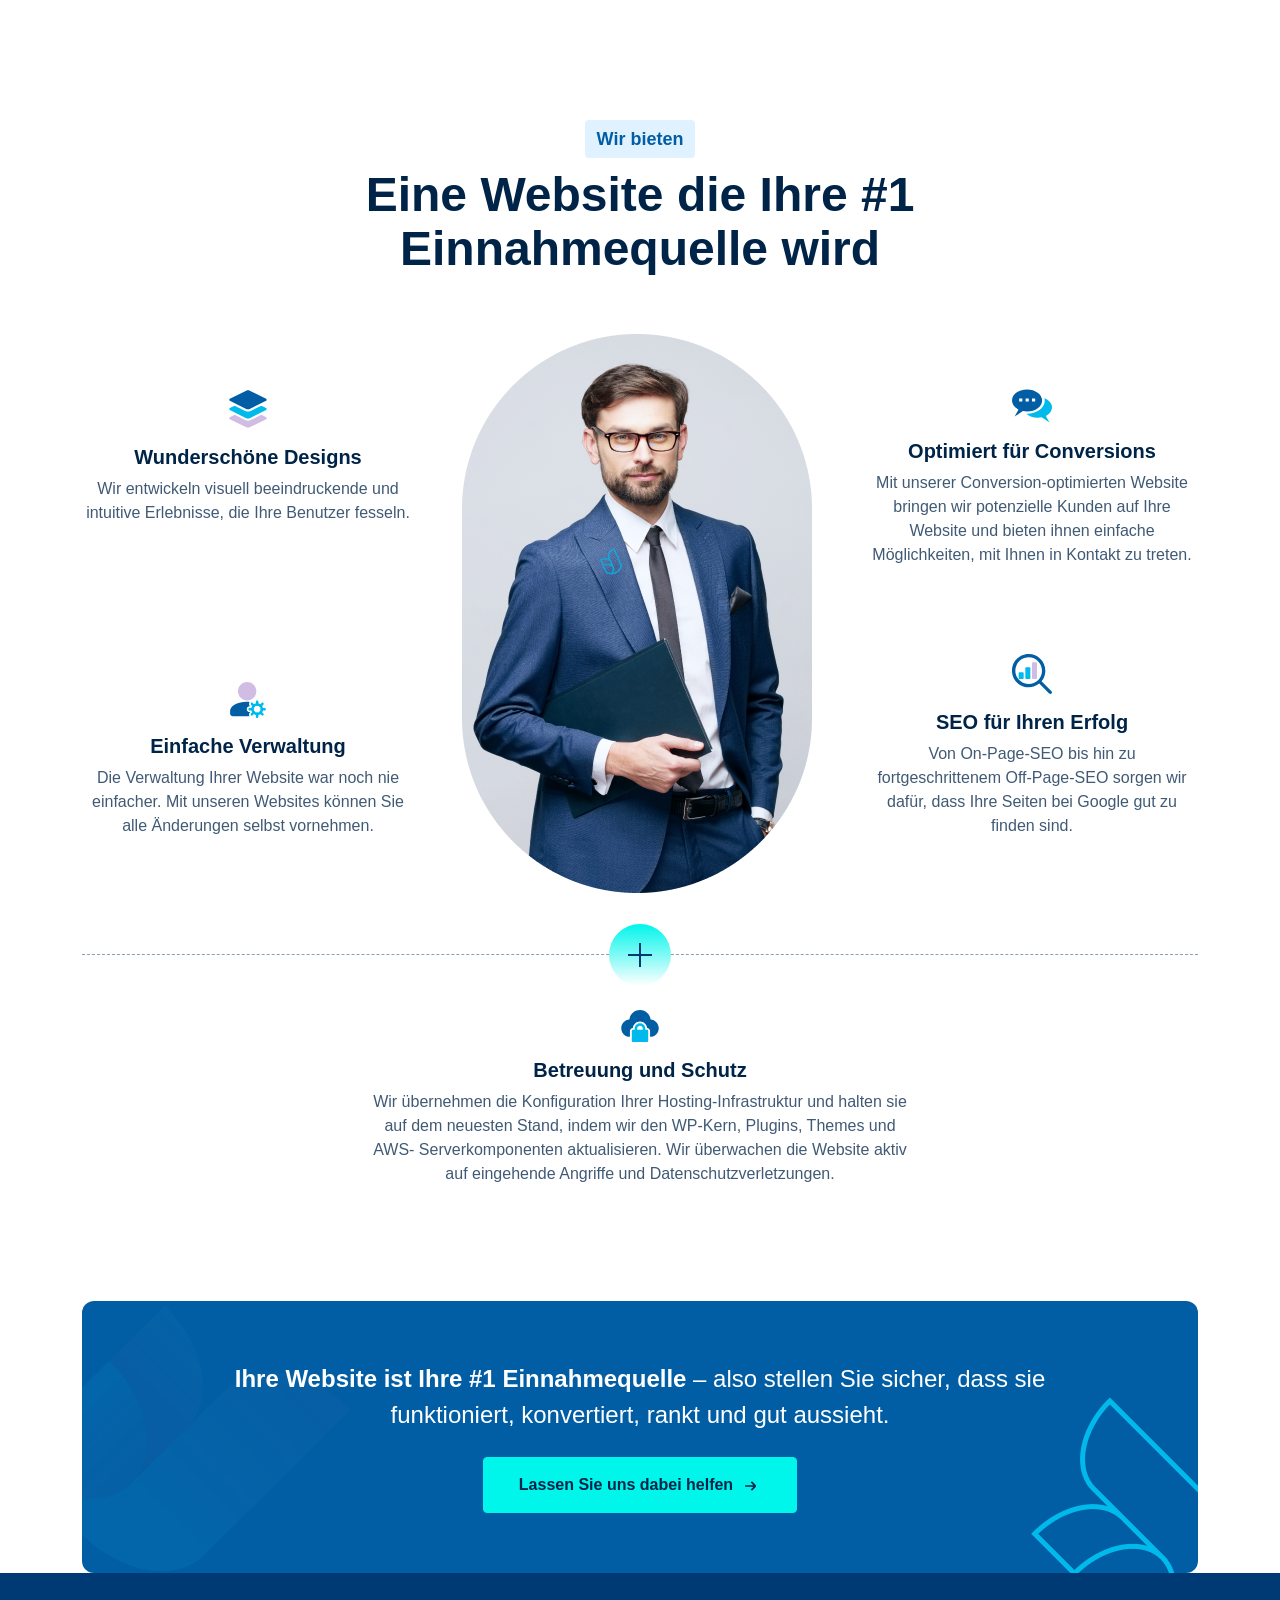
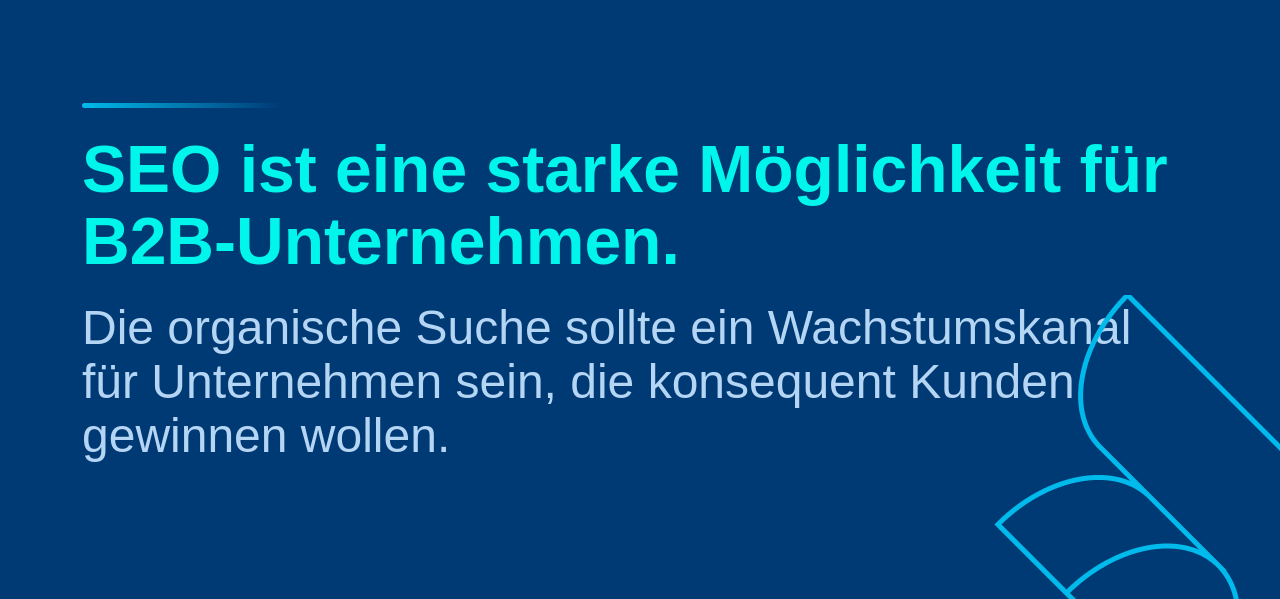
<file: deprecated-section.html>
<!DOCTYPE html>
<!--[if lt IE 7]>      <html class="no-js lt-ie9 lt-ie8 lt-ie7"> <![endif]-->
<!--[if IE 7]>         <html class="no-js lt-ie9 lt-ie8" lang="en-US"> <![endif]-->
<!--[if IE 8]>         <html class="no-js lt-ie9" lang="en-US"> <![endif]-->
<!--[if gt IE 8]><!-->
<!--<![endif]-->
<!--[if gte IE 9] <style type="text/css"> .gradient {filter: none;}</style><![endif]-->
<!--[if !IE]><html lang="en"><![endif]-->
<html lang="zxx" class="no-js">

<head>
    <meta charset="UTF-8">
    <meta http-equiv="X-UA-Compatible" content="IE=edge">
    <!-- Required meta tags for responsive -->
    <meta name="viewport" content="width=device-width, initial-scale=1, shrink-to-fit=no">
    <!-- The above 3 meta tags *must* come first in the head; any other head content must come *after* these tags -->
    <!-- Favicon and touch icons -->
    <link rel="icon" type="image/png" sizes="16x16" href="assets/img/favicon/favicoon.svg">
    <meta name="misapplication-TileColor" content="#ffffff">
    <meta name="theme-color" content="#ffffff">
    <!-- Twitter Card data -->
    <meta name="twitter:card" content="">
    <meta name="twitter:site" content="@twitter_username">
    <meta name="twitter:title" content="">
    <meta name="twitter:description" content="">
    <meta name="twitter:image" content="">
    <!-- Open Graph data -->
    <meta property="og:title" content="">
    <meta property="og:type" content="article">
    <meta property="og:url" content="">
    <meta property="og:image" content="">
    <meta property="og:description" content="">
    <meta property="og:site_name" content="R">
    <meta property="fb:admins" content="Facebook numeric ID">
    <!-- gmail verification -->
    <meta name="google-site-verification" content="">
    <!-- Website title -->
    <title>Web Design</title>
    <link rel="stylesheet" href="assets/css/nioicon.css">
    <link rel="stylesheet" href="assets/css/animate.css">
    <!-- Local server Bootstrap CSS -->
    <!-- <link rel="stylesheet" href="assets/css/bootstrap.min.css"> -->

    <!-- CDN Bootstrap CSS -->
    <link rel="stylesheet" href="https://cdn.jsdelivr.net/npm/bootstrap@5.2.2/dist/css/bootstrap.min.css">
    <link rel="stylesheet" href="https://cdnjs.cloudflare.com/ajax/libs/OwlCarousel2/2.3.4/assets/owl.carousel.min.css">
    <link rel="stylesheet"
        href="https://cdnjs.cloudflare.com/ajax/libs/OwlCarousel2/2.3.4/assets/owl.theme.default.min.css">
    <!-- Main CSS -->
    <link rel="stylesheet" type="text/css" href="assets/scss/style.css">
    <!-- jQuery (necessary for jQuery plugins) -->
    <script src="assets/js/jquery-3.6.1.min.js"></script>
</head>

<body>
    <!-- Main Coding Start Here -->





    <!-- /We offer -/Start  -->
    <section class="section-padding pb-0">
        <div class="container">
            <div class="section-heading text-center">
                <h6
                    class="sub-title fs-18 fw-semi-bold text-lapis_lazuli bg-lapis_lazuli_light radius-4 d-inline-block">
                    Wir bieten
                </h6>
                <h2 class="fs-48 fw-bold text-gray_1 mt-2">
                    Eine Website die Ihre #1 <br class="d-none d-lg-block"> Einnahmequelle wird
                </h2>
            </div>

            <div class="we-offer">
                <div class="row">
                    <div class="col-lg-4">
                        <div class="icon-box-wrap d-flex flex-column align-items-center justify-content-between h-100 pe-4">
                            <div class="single-icon-box text-center ">
                                <div class="pb-3">
                                    <img src="assets/img/design-icon.svg" alt="Design icon" class="img-fluid">
                                </div>
                                <h6 class="fs-5 fw-bold text-gray_1 mb-2">
                                    Wunderschöne Designs
                                </h6>
                                <p class="mb-0 text-gray_2">
                                    Wir entwickeln visuell beeindruckende und intuitive Erlebnisse, die Ihre Benutzer fesseln. 
                                </p>
                            </div>
                            
                            <div class="single-icon-box text-center ">
                                <div class="pb-3">
                                    <img src="assets/img/user-icon.svg" alt="Design icon" class="img-fluid">
                                </div>
                                <h6 class="fs-5 fw-bold text-gray_1 mb-2">
                                    Einfache Verwaltung
                                </h6>
                                <p class="mb-0 text-gray_2">
                                    Die Verwaltung Ihrer Website war noch nie einfacher. Mit unseren Websites können Sie alle Änderungen selbst vornehmen.
                                </p>
                            </div>
                        </div>
                    </div>
                    <div class="col-lg-4">
                        <div class="we-offer-img"> 
                            <img src="assets/img/we-offer-image.png" alt="We offer" class="img-fluid">
                        </div>
                    </div>
                    <div class="col-lg-4">
                        
                        <div class="icon-box-wrap d-flex flex-column align-items-center justify-content-between h-100 ps-4">
                            <div class="single-icon-box text-center ">
                                <div class="pb-3">
                                    <img src="assets/img/conversation-icon.svg" alt="Design icon" class="img-fluid">
                                </div>
                                <h6 class="fs-5 fw-bold text-gray_1 mb-2">
                                    Optimiert für Conversions
                                </h6>
                                <p class="mb-0 text-gray_2">
                                    Mit unserer Conversion-optimierten Website bringen wir potenzielle Kunden auf Ihre Website und bieten ihnen einfache Möglichkeiten, mit Ihnen in Kontakt zu treten.
                                </p>
                            </div>
                            
                            <div class="single-icon-box text-center ">
                                <div class="pb-3">
                                    <img src="assets/img/seo-icon.svg" alt="Design icon" class="img-fluid">
                                </div>
                                <h6 class="fs-5 fw-bold text-gray_1 mb-2">
                                    SEO für Ihren Erfolg
                                </h6>
                                <p class="mb-0 text-gray_2">
                                    Von On-Page-SEO bis hin zu fortgeschrittenem Off-Page-SEO sorgen wir dafür, dass Ihre Seiten bei Google gut zu finden sind.
                            </div>
                        </div>
    
                    </div>
                </div>
            </div>
            
            <div class="plus-icon-wrap text-center position-relative">
                <div class="dash-single-border "></div>
                <a href="#" class="position-absolute plus-icon">
                    <img src="assets/img/plus-img.svg" alt="Plus icon" class="img-fluid ">
                </a>
            </div>

            <div class="care-and-protection">
                <div class="icon-box-wrap d-flex align-items-center">
                    <div class="single-icon-box text-center ">
                        <div class="pb-3">
                            <img src="assets/img/care-and-protection.svg" alt="Design icon" class="img-fluid">
                        </div>
                        <h6 class="fs-5 fw-bold text-gray_1 mb-2">
                            Betreuung und Schutz
                        </h6>
                        <p class="mb-0 text-gray_2">
                            Wir übernehmen die Konfiguration Ihrer Hosting-Infrastruktur und halten sie auf dem neuesten Stand, indem wir den WP-Kern, Plugins, Themes und AWS- Serverkomponenten aktualisieren. Wir überwachen die Website aktiv auf eingehende Angriffe und Datenschutzverletzungen.
                        </p>
                    </div>
                </div>
            </div>

            <!-- Mini CTA -/Start -->
            <div class="CTA-mini-wrap bg-lapis_lazuli position-relative radius-12">
                <div class="mini-CTA-shape-1 position-absolute start-0 bottom-0">
                    <img src="assets/img/CTA-bg-shape-1.png" alt="Bg Shape" class="img-fluid">
                </div>
                <div class="mini-CTA-shape-2 position-absolute end-0 bottom-0">
                    <img src="assets/img/CTA-bg-shape-2.png" alt="Bg Shape" class="img-fluid">
                </div>
                    
                <div class="CTA-mini-inner text-center">
                    <p class="fs-4 text-white mb-0">
                        <span class="fw-bold ">Ihre Website ist Ihre #1 Einnahmequelle</span> – also stellen Sie sicher, dass sie funktioniert, konvertiert, rankt und gut aussieht.  
                    </p>

                    <!-- Common Buttons -/ Start -->
                    <div class="common-btn text-center mt-4">
                        <a href="#"
                            class="fill-btn fw-semi-bold text-gray_1 lh-20 text-decoration-none bg-flourescent_blue radius-4 d-inline-flex align-items-center gap-2">
                            <span>Lassen Sie uns dabei helfen</span>
                            <span>
                                <svg width="20" height="20" viewBox="0 0 20 20" fill="none" xmlns="http://www.w3.org/2000/svg">
                                    <path
                                        d="M14.5117 8.82164L10.9342 5.24414L9.75591 6.42247L12.5001 9.16664H4.16675V10.8333H12.5001L9.75591 13.5775L10.9342 14.7558L14.5117 11.1783C14.8242 10.8658 14.9997 10.4419 14.9997 9.99997C14.9997 9.55803 14.8242 9.13419 14.5117 8.82164Z"
                                        fill="#002448" />
                                </svg>
                            </span>
                        </a>
                    </div>
                    <!-- Common Buttons -/ End -->
                </div>
            </div>
            <!-- Mini CTA -/End -->
        </div>
    </section>
    <!-- /We offer -/End -->


<!-- B2B business -start -->
<section class="b2b-business bg-indigo_dye section-padding position-relative">
    <div class="b2b-shape"><img src="assets/img/seoshape.png" class="img-fluid" alt=""></div>
    <div class="container">
        <div class="b2b-wrapper">
            <img src="assets/img/line-shape.png" class="img-fluid" alt="">
            <h2 class="fs-66 fw-bold text-flourescent_blue py-3">SEO ist eine starke Möglichkeit für
                B2B-Unternehmen.</h2>
            <p class="fs-48 text-light_white">Die organische Suche sollte ein Wachstumskanal für Unternehmen sein,
                die konsequent Kunden gewinnen wollen.</p>
        </div>
    </div>
</section>
<!-- B2B business -/End -->



    <!-- Main Coding End -->
    <!-- Include all compiled plugins (below), or include individual files as needed -->
    <!-- <script src="assets/js/wow.min.js"></script> -->
    <!-- Local Bootstrap bundle js -->
    <!-- <script src="assets/js/bootstrap.bundle.min.js"></script> -->

    <!-- CDN Bootstrap bundle js -->
    <script src="https://cdn.jsdelivr.net/npm/bootstrap@5.2.2/dist/js/bootstrap.bundle.min.js"></script>
    <script src="https://cdnjs.cloudflare.com/ajax/libs/OwlCarousel2/2.3.4/owl.carousel.min.js"></script>
    <!-- Script JS -->
    <script src="assets/js/script.js"></script>

    <!-- <h1 class="wow fadeInDown" data-wow-duration="1.5s" data-wow-delay="300ms"> Hello  </h1> -->
</body>

</html>
</file>
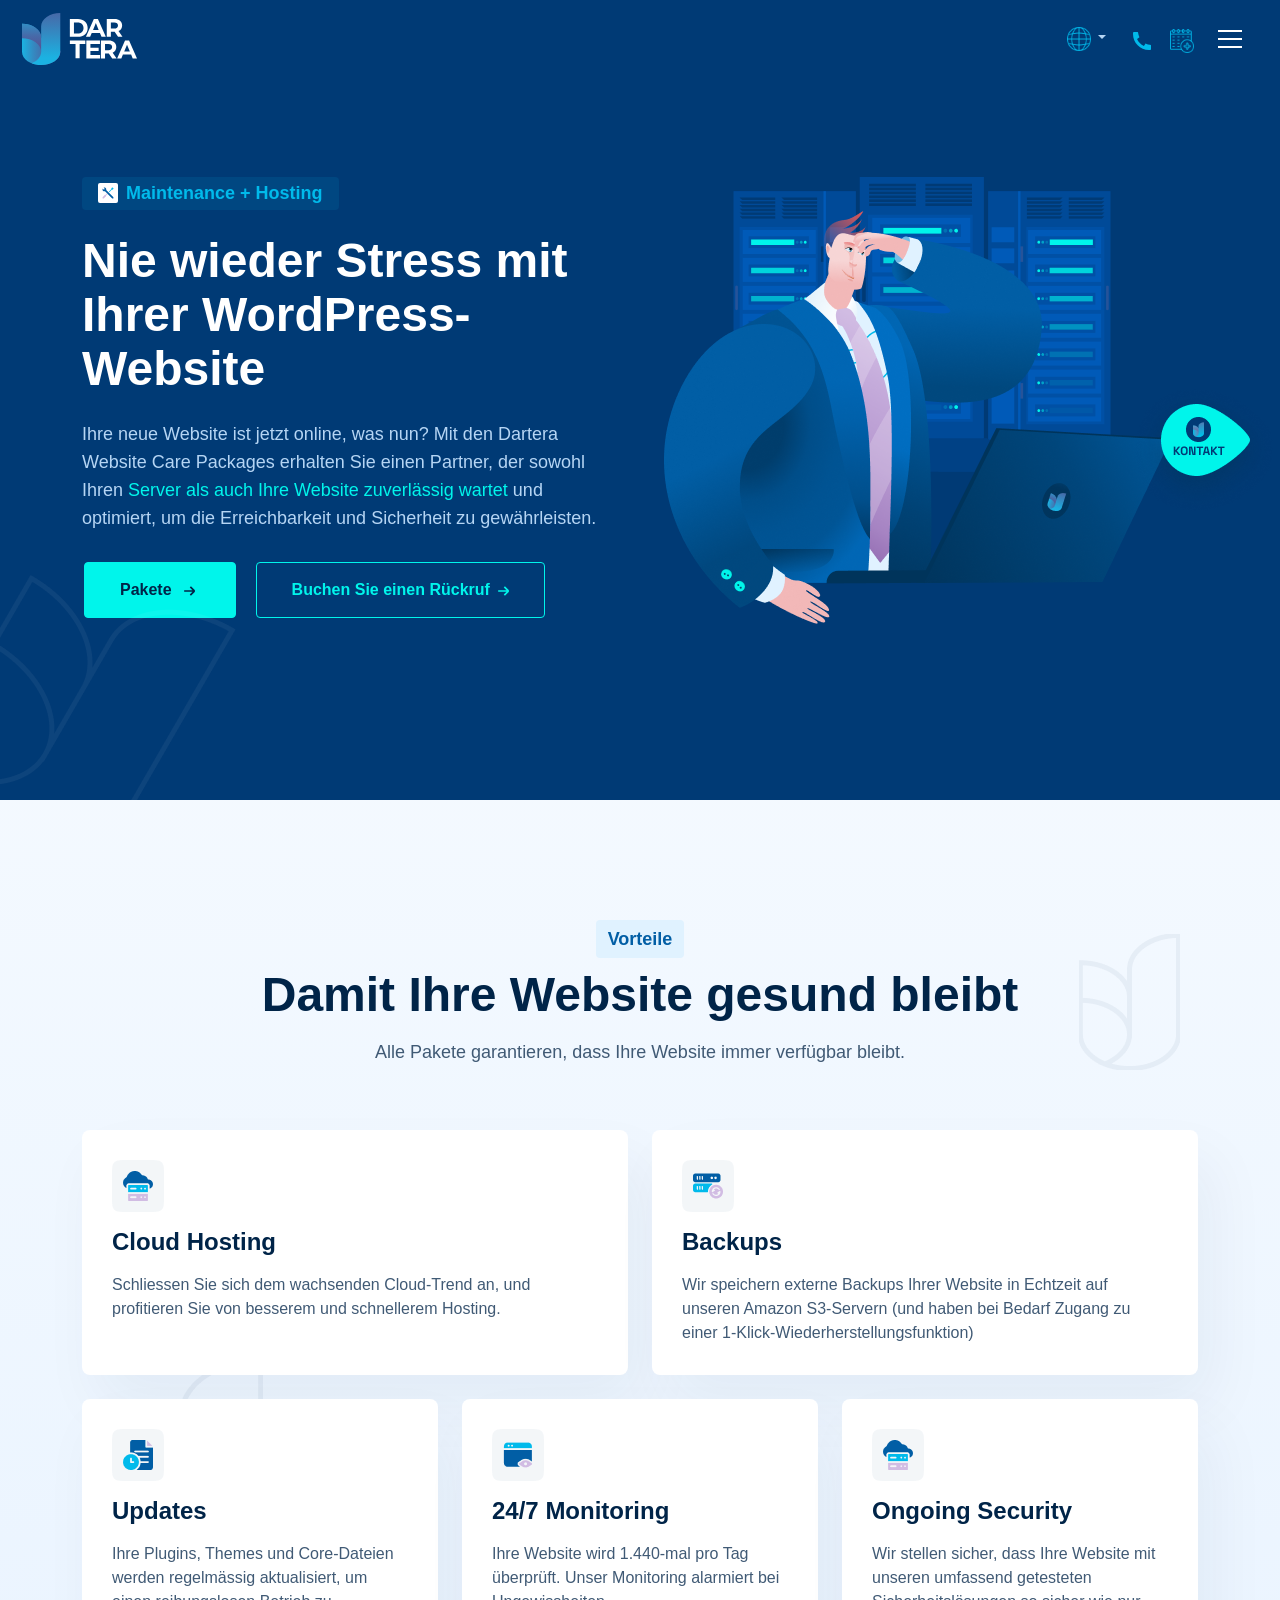
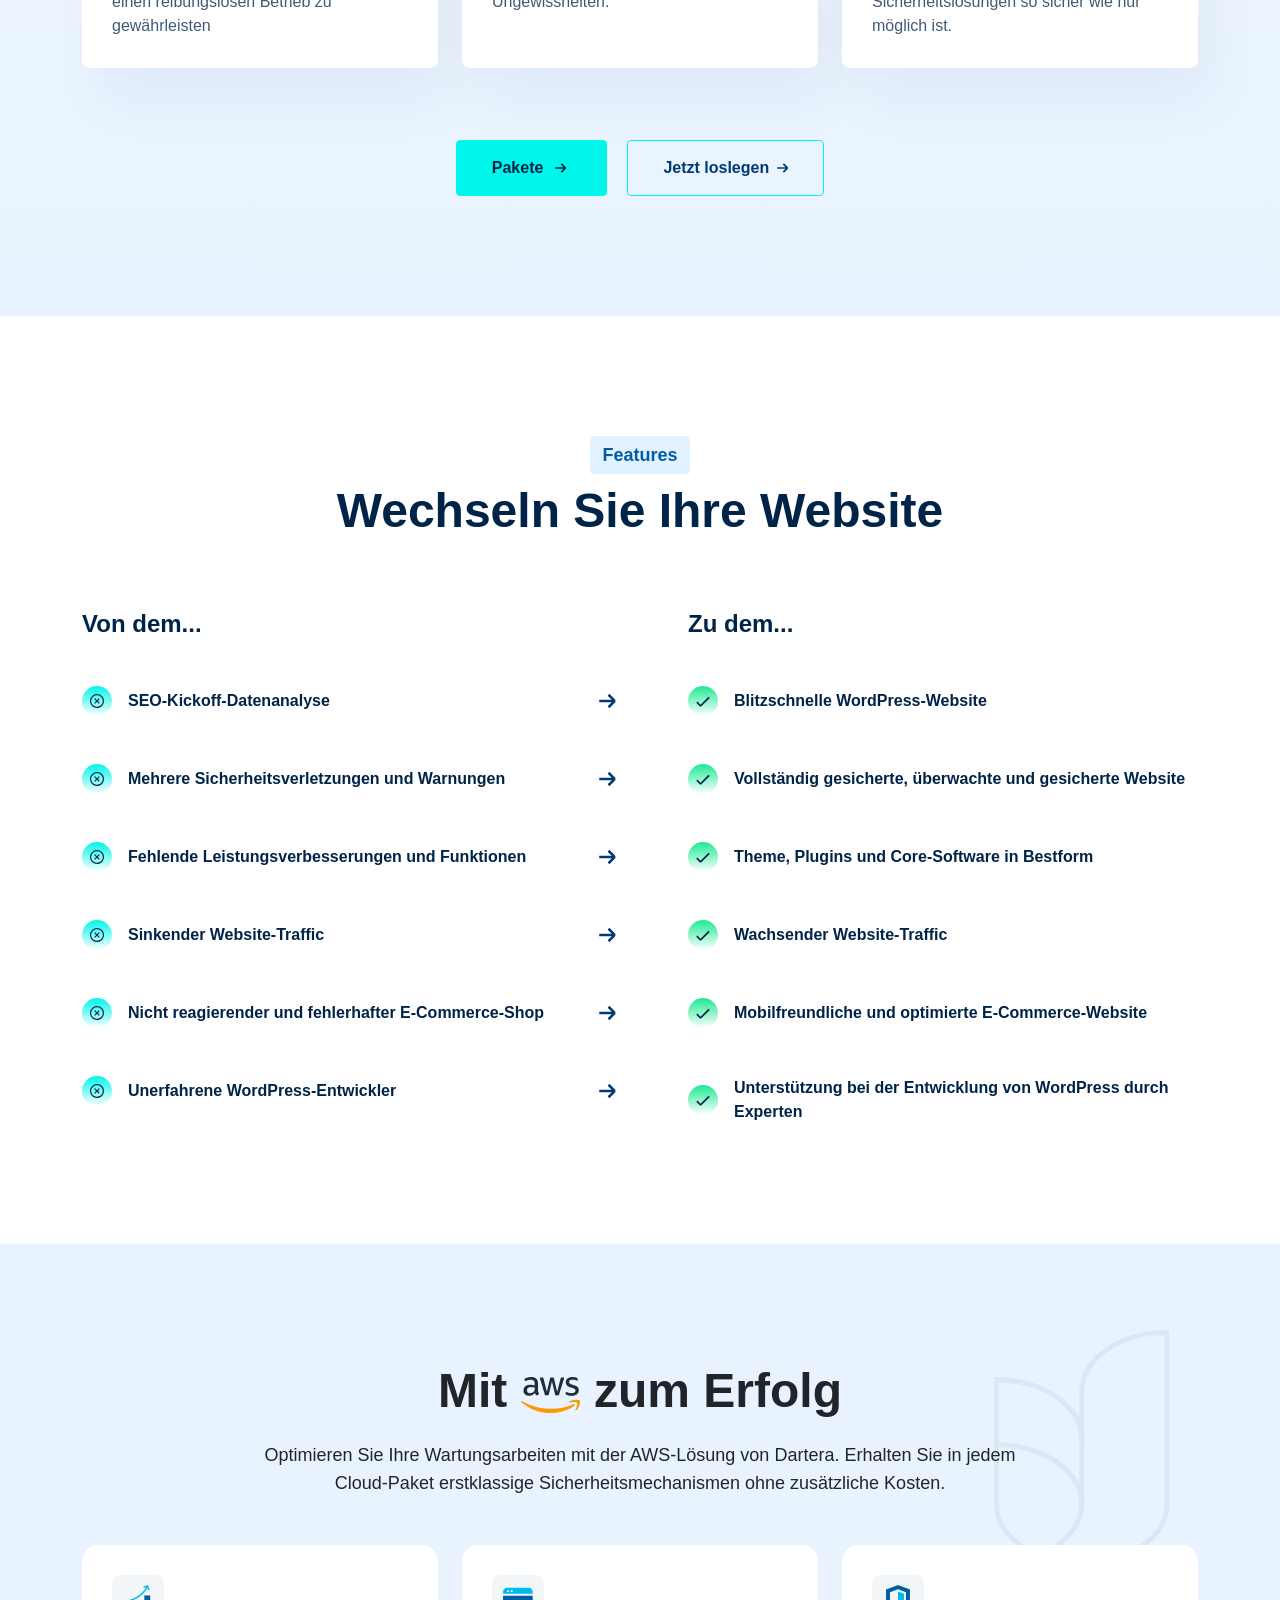
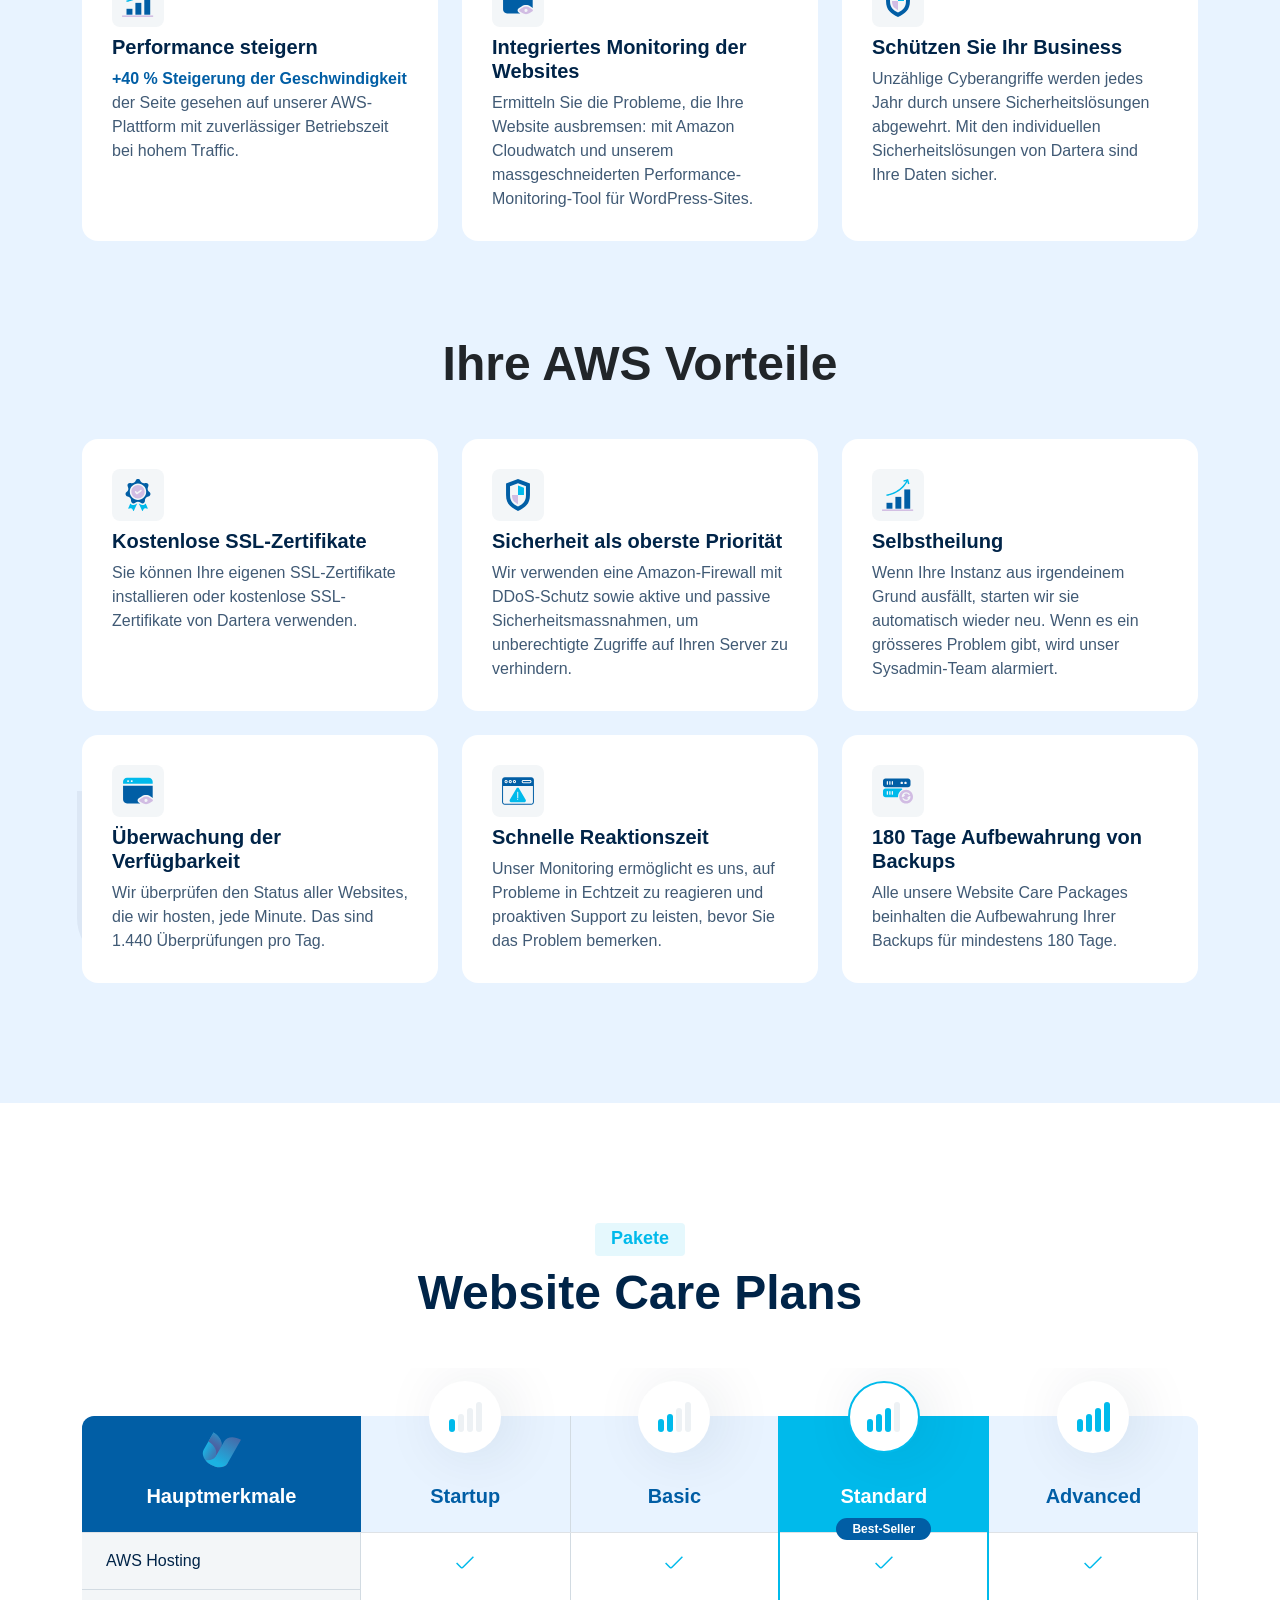
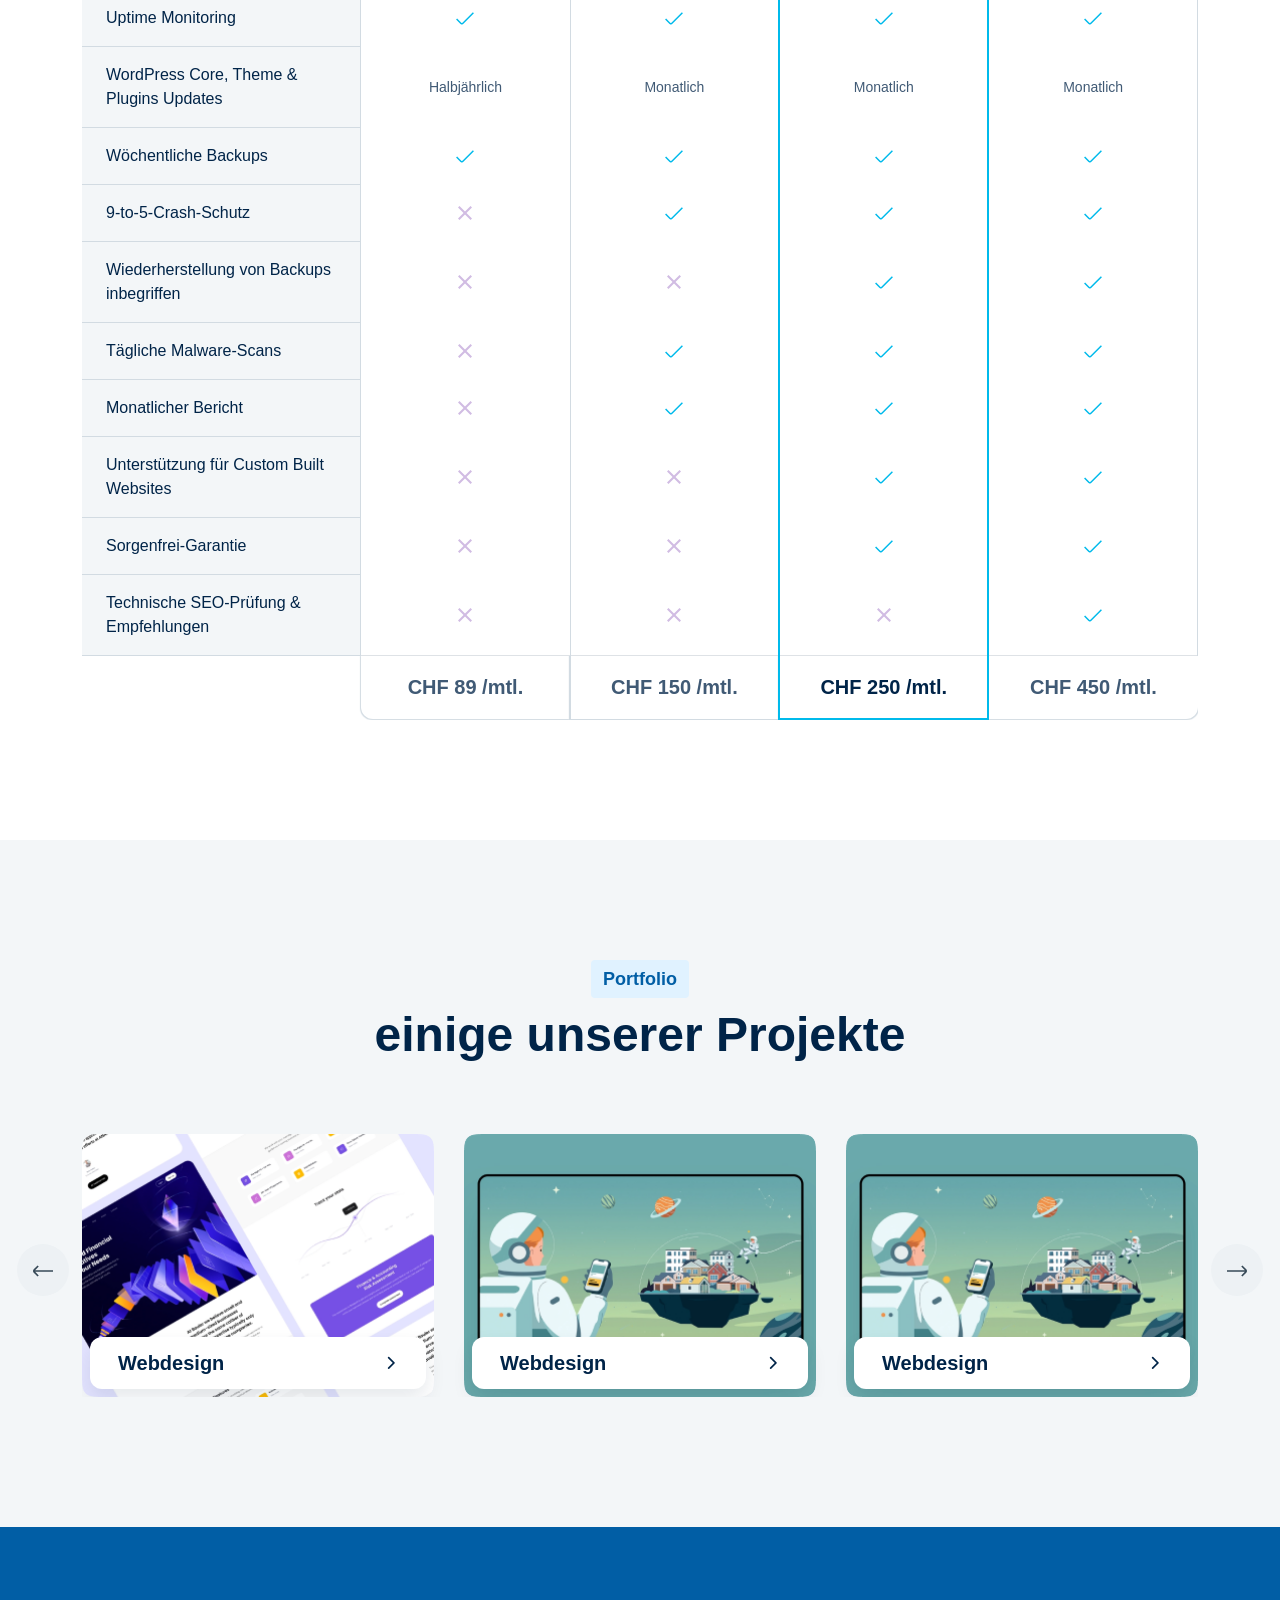
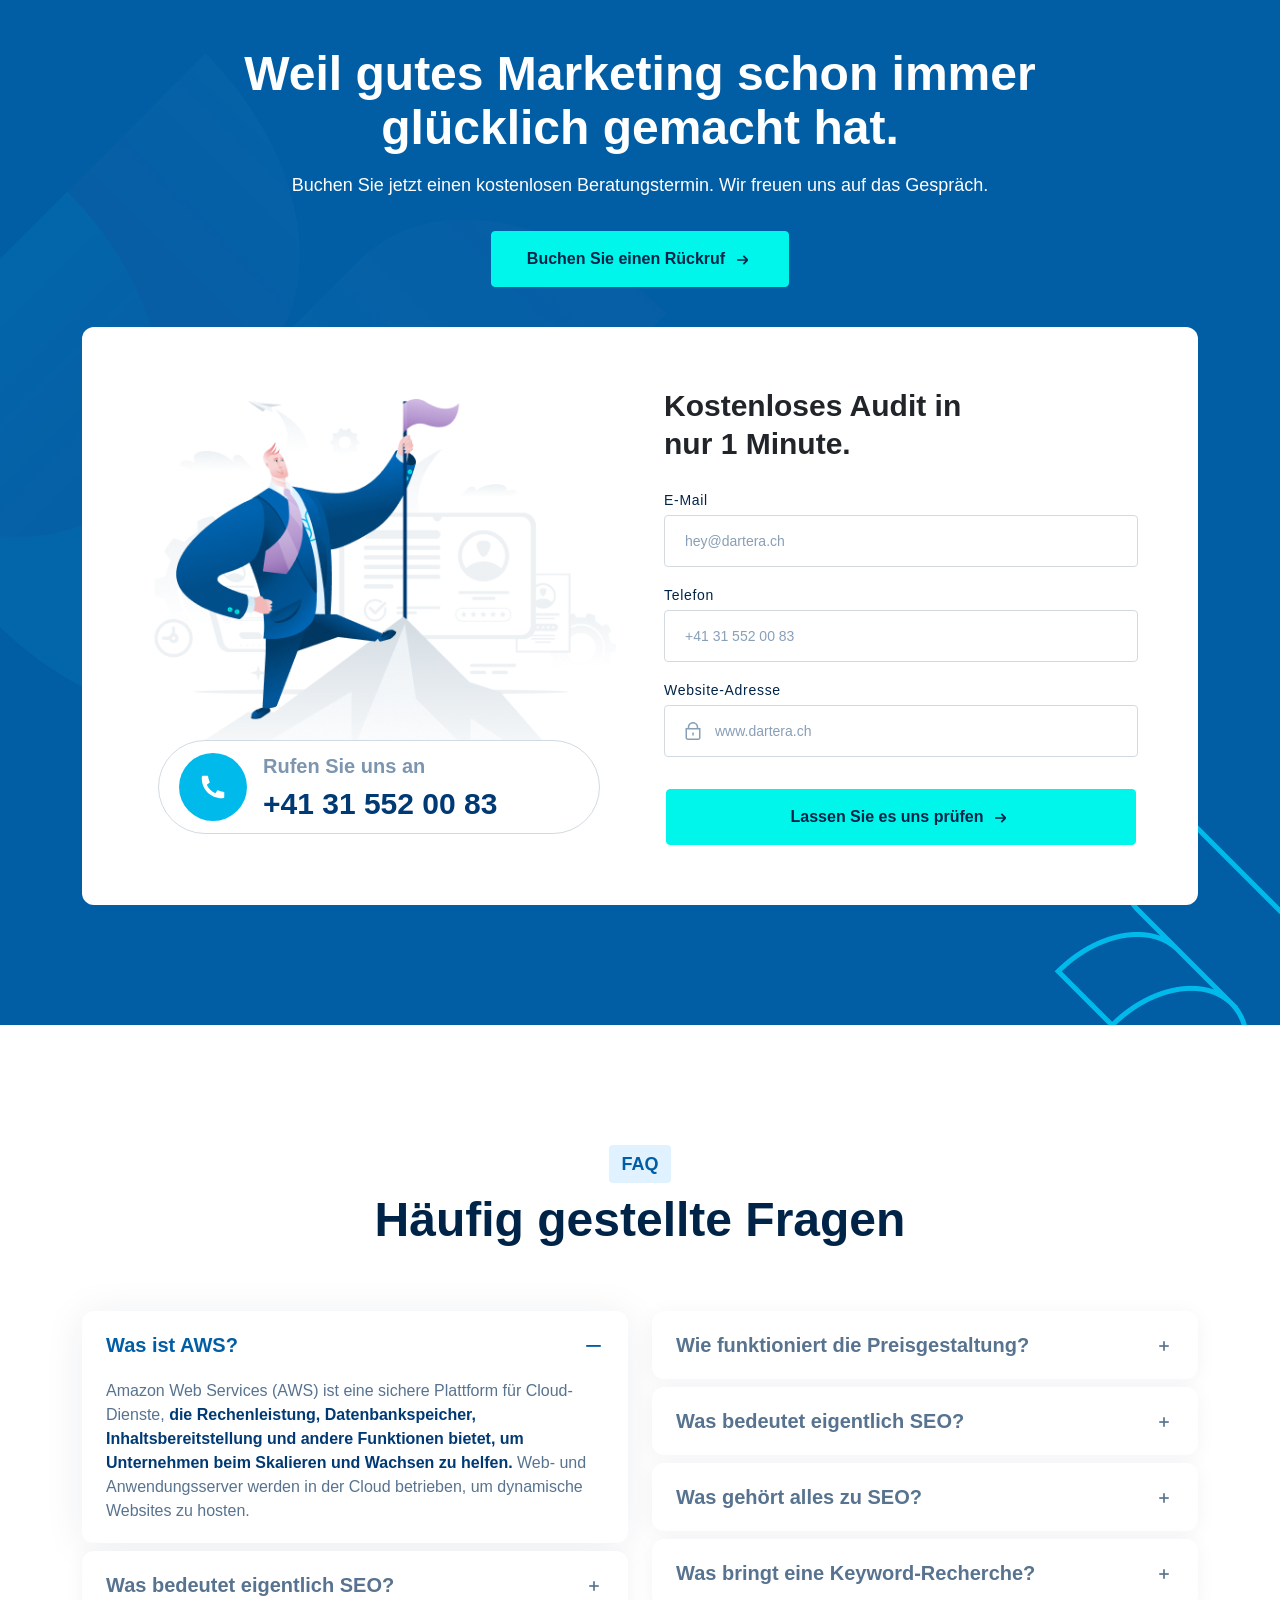
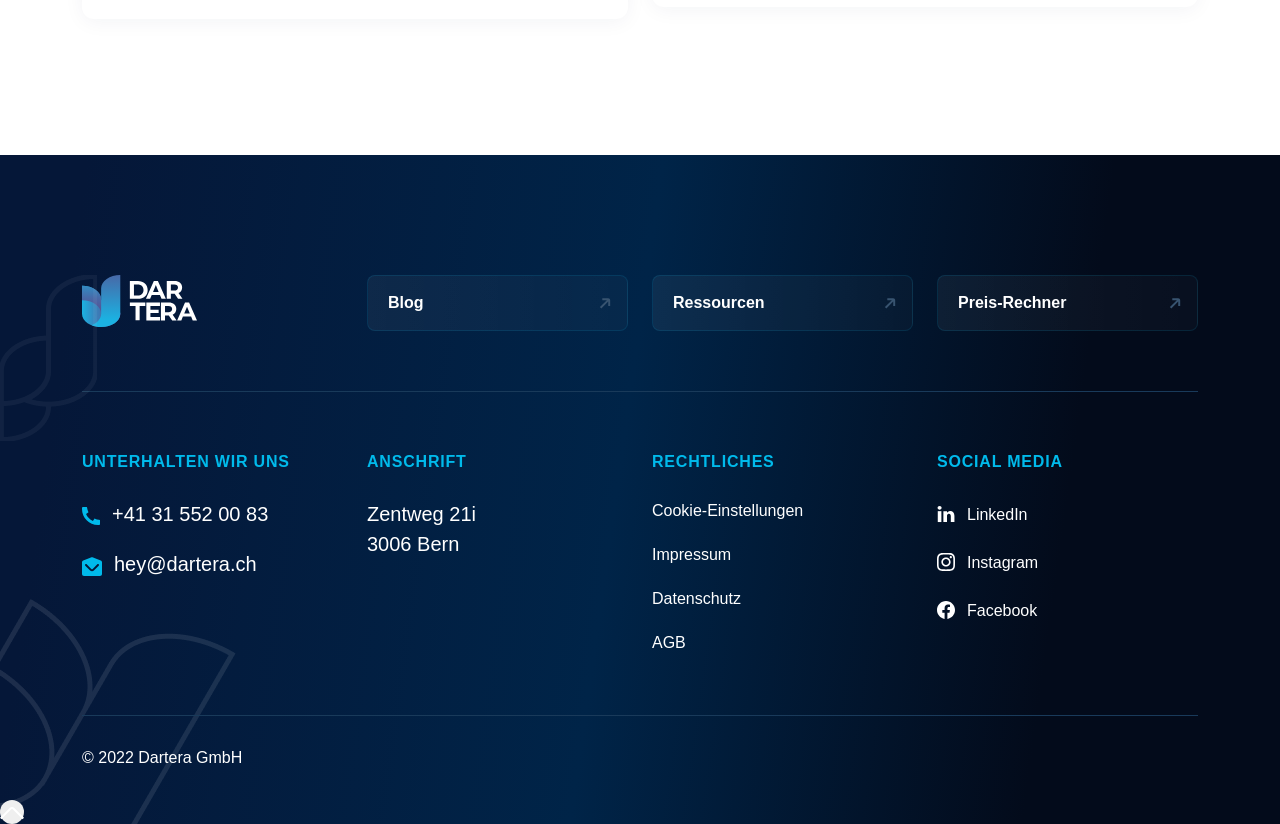
<file: maintenance .html>
<!DOCTYPE html>
<!--[if lt IE 7]>      <html class="no-js lt-ie9 lt-ie8 lt-ie7"> <![endif]-->
<!--[if IE 7]>         <html class="no-js lt-ie9 lt-ie8" lang="en-US"> <![endif]-->
<!--[if IE 8]>         <html class="no-js lt-ie9" lang="en-US"> <![endif]-->
<!--[if gt IE 8]><!-->
<!--<![endif]-->
<!--[if gte IE 9] <style type="text/css"> .gradient {filter: none;}</style><![endif]-->
<!--[if !IE]><html lang="en"><![endif]-->
<html lang="zxx" class="no-js">

<head>
    <meta charset="UTF-8">
    <meta http-equiv="X-UA-Compatible" content="IE=edge">
    <!-- Required meta tags for responsive -->
    <meta name="viewport" content="width=device-width, initial-scale=1, shrink-to-fit=no">
    <!-- The above 3 meta tags *must* come first in the head; any other head content must come *after* these tags -->
    <!-- Favicon and touch icons -->
    <link rel="icon" type="image/png" sizes="16x16" href="assets/img/favicon/favicoon.svg">
    <meta name="misapplication-TileColor" content="#ffffff">
    <meta name="theme-color" content="#ffffff">
    <!-- Twitter Card data -->
    <meta name="twitter:card" content="">
    <meta name="twitter:site" content="@twitter_username">
    <meta name="twitter:title" content="">
    <meta name="twitter:description" content="">
    <meta name="twitter:image" content="">
    <!-- Open Graph data -->
    <meta property="og:title" content="">
    <meta property="og:type" content="article">
    <meta property="og:url" content="">
    <meta property="og:image" content="">
    <meta property="og:description" content="">
    <meta property="og:site_name" content="R">
    <meta property="fb:admins" content="Facebook numeric ID">
    <!-- gmail verification -->
    <meta name="google-site-verification" content="">
    <!-- Website title -->
    <title>Maintenance</title>
    <link rel="stylesheet" href="assets/css/nioicon.css">
    <link rel="stylesheet" href="assets/css/animate.css">
    <!-- Local server Bootstrap CSS -->
    <!-- <link rel="stylesheet" href="assets/css/bootstrap.min.css"> -->

    <!-- CDN Bootstrap CSS -->
    <link rel="stylesheet" href="https://cdn.jsdelivr.net/npm/bootstrap@5.2.2/dist/css/bootstrap.min.css">
    <link rel="stylesheet" href="https://cdnjs.cloudflare.com/ajax/libs/OwlCarousel2/2.3.4/assets/owl.carousel.min.css">
    <link rel="stylesheet"
        href="https://cdnjs.cloudflare.com/ajax/libs/OwlCarousel2/2.3.4/assets/owl.theme.default.min.css">
    <!-- Main CSS -->
    <link rel="stylesheet" type="text/css" href="assets/css/style.css">
    <!-- jQuery (necessary for jQuery plugins) -->
    <script src="assets/js/jquery-3.6.1.min.js"></script>
</head>

<body>
    <!-- Main Coding Start Here -->

<!-- header -/Start -->
<header id="header" class="position-absolute top-0 start-0 end-0 w-100">
    <!-- navbar -/Start -->
    <div class="header">
        <div class="container-fluid p-0">
            <nav class="menu-area navbar py-0 navbar-expand-xxl py-2">
                <div class="container-fluid">
                    <a href="index.html" class="navbar-brand theme-logo">
                        <img src="assets/img/logo.svg" alt="logo" class="img-fluid">
                    </a>

                    <div class="d-xxl-none d-flex align-items-center ms-auto gap-sm-3 gap-2 contactInfo px-0 me-2">
                        <div class="nav-item dropdown language pe-2">
                            <a class="nav-link text-light_white py-xxl-4 py-2 px-0 mx-0 dropdown-toggle fs-14 fw-bold text-uppercase"
                                href="#" role="button" data-bs-toggle="dropdown" aria-expanded="false">
                                <!-- Deutsch -->
                                <img src="assets/img/language.png" class="img-fluid language-icon" alt="">
                            </a>
                            <ul class="dropdown-menu dropdown-menu-end fade-down all-language ">
                                <li>
                                    <a class="dropdown-item text-light_white fs-14 fw-bold text-uppercase" href="#">
                                        English
                                    </a>
                                </li>
                                <li>
                                    <a class="dropdown-item text-light_white fs-14 fw-bold text-uppercase" href="#">
                                        Hindi
                                    </a>
                                </li>
                                <li>
                                    <a class="dropdown-item text-light_white fs-14 fw-bold text-uppercase" href="#">
                                        Bangla
                                    </a>
                                </li>
                            </ul>
                        </div>
                        <a href="tel:+41315520083" class=" text-decoration-none phone text-white fs-5">
                            <span><img src="assets/img/call.svg" class="img-fluid" alt="call"></span>
                        </a>
                        <a href="#" class=" text-decoration-none phone text-white fs-5">
                            <span><img src="assets/img/appointment.png" class="img-fluid appointment"
                                    alt="appointment"></span>
                        </a>
                        <!-- <button type="button" class="nav-btn px-4 border-0 fs-6 fw-semi-bold text-gray_1">
                                Termin vereinbaren
                            </button> -->
                    </div>


                    <button class="navbar-toggler border-0" type="button" data-bs-toggle="collapse"
                        data-bs-target="#nav-toggle" aria-controls="nav-toggle" aria-expanded="false"
                        aria-label="Toggle navigation">
                        <span><img src="assets/img/menu.png" class="img-fluid" alt=""></span>
                    </button>



                    <div class="collapse navbar-collapse" id="nav-toggle">
                        <ul class="menu navbar-nav mx-auto mb-2 mb-lg-0">
                            <li class="nav-item">
                                <a class="nav-link active py-xxl-4 py-2 px-0 mx-3 active fs-14 fw-bold text-uppercase"
                                    aria-current="page" href="index.html">Startseite</a>
                            </li>
                            <li class="nav-item dropdown">
                                <a class="nav-link text-light_white py-xxl-4 py-2 px-0 mx-3 dropdown-toggle fs-14 fw-bold text-uppercase"
                                    href="#" role="button" data-bs-toggle="dropdown" aria-expanded="false">
                                    Leistungen
                                </a>
                                <div
                                    class="dropdown-menu mega-menu dropdown-menu-end fade-down bg-white box-shadow radius-8">
                                    <div class="dropdown-shape">
                                        <img src="assets/img/dropdown-shape.png " class="img-fluid" alt="">
                                    </div>
                                    <div class="row gx-2">
                                        <div class="col-xl-6">
                                            <a href="#"
                                                class="nav-dropdown-item d-flex align-items-start gap-2 justify-content-between mb-3">
                                                <div class="sidebar-left d-flex align-items-center gap-3">
                                                    <img src="assets/img/dropdown-logo1.png"
                                                        class="img-fluid dropdown-logo d-flex align-items-center justify-content-center"
                                                        alt="sidebar logo">
                                                    <div>
                                                        <h5 class="fs-6 fw-bold text-indigo_dye">Webdesign</h5>
                                                        <p class="pb-0 text-gray_3 fs-12 mb-0 short-text">
                                                            Unvergessliche User Experience bieten</p>
                                                    </div>

                                                </div>
                                                <div class="">
                                                    <svg class="me-2 mt-2" width="11" height="10" viewBox="0 0 11 10"
                                                        fill="none" xmlns="http://www.w3.org/2000/svg">
                                                        <path
                                                            d="M10.5117 3.82164L6.93425 0.244141L5.75591 1.42247L8.50008 4.16664H0.166748V5.83331H8.50008L5.75591 8.57747L6.93425 9.75581L10.5117 6.17831C10.8242 5.86576 10.9997 5.44191 10.9997 4.99997C10.9997 4.55803 10.8242 4.13419 10.5117 3.82164V3.82164Z"
                                                            fill="white" />
                                                    </svg>
                                                </div>
                                            </a>
                                        </div>
                                        <div class="col-xl-6">
                                            <a href="#"
                                                class="nav-dropdown-item d-flex align-items-start gap-2 justify-content-between mb-3">
                                                <div class="sidebar-left d-flex align-items-center gap-3">
                                                    <img src="assets/img/dropdown-logo6.png"
                                                        class="img-fluid dropdown-logo d-flex align-items-center justify-content-center"
                                                        alt="sidebarlogo">
                                                    <div>
                                                        <h5 class="fs-6 fw-bold text-indigo_dye">Maintenance</h5>
                                                        <p class="pb-0 text-gray_3 fs-12 mb-0 short-text">Unterhalt,
                                                            damit Ihre Website läuft</p>
                                                    </div>

                                                </div>
                                                <div class="">
                                                    <svg class="me-2 mt-2" width="11" height="10" viewBox="0 0 11 10"
                                                        fill="none" xmlns="http://www.w3.org/2000/svg">
                                                        <path
                                                            d="M10.5117 3.82164L6.93425 0.244141L5.75591 1.42247L8.50008 4.16664H0.166748V5.83331H8.50008L5.75591 8.57747L6.93425 9.75581L10.5117 6.17831C10.8242 5.86576 10.9997 5.44191 10.9997 4.99997C10.9997 4.55803 10.8242 4.13419 10.5117 3.82164V3.82164Z"
                                                            fill="white" />
                                                    </svg>
                                                </div>
                                            </a>
                                        </div>
                                        <div class="col-xl-6">
                                            <a href="#"
                                                class="nav-dropdown-item d-flex align-items-start gap-2 justify-content-between mb-3">
                                                <div class="sidebar-left d-flex align-items-center gap-3">
                                                    <img src="assets/img/dropdown-logo2.png"
                                                        class="img-fluid dropdown-logo d-flex align-items-center justify-content-center"
                                                        alt="sidebarlogo">
                                                    <div>
                                                        <h5 class="fs-6 fw-bold text-indigo_dye">SEO</h5>
                                                        <p class="pb-0 text-gray_3 fs-12 mb-0 short-text">Mit
                                                            Relevanz gefunden werden</p>
                                                    </div>

                                                </div>
                                                <div class="">
                                                    <svg class="me-2 mt-2" width="11" height="10" viewBox="0 0 11 10"
                                                        fill="none" xmlns="http://www.w3.org/2000/svg">
                                                        <path
                                                            d="M10.5117 3.82164L6.93425 0.244141L5.75591 1.42247L8.50008 4.16664H0.166748V5.83331H8.50008L5.75591 8.57747L6.93425 9.75581L10.5117 6.17831C10.8242 5.86576 10.9997 5.44191 10.9997 4.99997C10.9997 4.55803 10.8242 4.13419 10.5117 3.82164V3.82164Z"
                                                            fill="white" />
                                                    </svg>
                                                </div>
                                            </a>
                                        </div>
                                        <div class="col-xl-6">
                                            <a href="#"
                                                class="nav-dropdown-item d-flex align-items-start gap-2 justify-content-between mb-3">
                                                <div class="sidebar-left d-flex align-items-center gap-3">
                                                    <img src="assets/img/dropdown-logo7.png"
                                                        class="img-fluid dropdown-logo d-flex align-items-center justify-content-center"
                                                        alt="sidebarlogo">
                                                    <div>
                                                        <h5 class="fs-6 fw-bold text-indigo_dye">SEA</h5>
                                                        <p class="pb-0 text-gray_3 fs-12 mb-0 short-text">Google Ads
                                                            Werbung für sofortige Wirkung</p>
                                                    </div>

                                                </div>
                                                <div class="">
                                                    <svg class="me-2 mt-2" width="11" height="10" viewBox="0 0 11 10"
                                                        fill="none" xmlns="http://www.w3.org/2000/svg">
                                                        <path
                                                            d="M10.5117 3.82164L6.93425 0.244141L5.75591 1.42247L8.50008 4.16664H0.166748V5.83331H8.50008L5.75591 8.57747L6.93425 9.75581L10.5117 6.17831C10.8242 5.86576 10.9997 5.44191 10.9997 4.99997C10.9997 4.55803 10.8242 4.13419 10.5117 3.82164V3.82164Z"
                                                            fill="white" />
                                                    </svg>
                                                </div>
                                            </a>
                                        </div>
                                        <div class="col-xl-6">
                                            <a href="#"
                                                class="nav-dropdown-item d-flex align-items-start gap-2 justify-content-between mb-3">
                                                <div class="sidebar-left d-flex align-items-center gap-3">
                                                    <img src="assets/img/dropdown-logo3.png"
                                                        class="img-fluid dropdown-logo d-flex align-items-center justify-content-center"
                                                        alt="sidebarlogo">
                                                    <div>
                                                        <h5 class="fs-6 fw-bold text-indigo_dye">Content</h5>
                                                        <p class="pb-0 text-gray_3 fs-12 mb-0 short-text">
                                                            SEO-Content, der verkauft</p>
                                                    </div>

                                                </div>
                                                <div class="">
                                                    <svg class="me-2 mt-2" width="11" height="10" viewBox="0 0 11 10"
                                                        fill="none" xmlns="http://www.w3.org/2000/svg">
                                                        <path
                                                            d="M10.5117 3.82164L6.93425 0.244141L5.75591 1.42247L8.50008 4.16664H0.166748V5.83331H8.50008L5.75591 8.57747L6.93425 9.75581L10.5117 6.17831C10.8242 5.86576 10.9997 5.44191 10.9997 4.99997C10.9997 4.55803 10.8242 4.13419 10.5117 3.82164V3.82164Z"
                                                            fill="white" />
                                                    </svg>
                                                </div>
                                            </a>
                                        </div>
                                        <div class="col-xl-6">
                                            <a href="#"
                                                class="nav-dropdown-item d-flex align-items-start gap-2 justify-content-between mb-3">
                                                <div class="sidebar-left d-flex align-items-center gap-3">
                                                    <img src="assets/img/dropdown-logo8.png"
                                                        class="img-fluid dropdown-logo d-flex align-items-center justify-content-center"
                                                        alt="sidebarlogo">
                                                    <div>
                                                        <h5 class="fs-6 fw-bold text-indigo_dye">Branding</h5>
                                                        <p class="pb-0 text-gray_3 fs-12 mb-0 short-text">
                                                            Wiedererkennungswert für Ihre Firma</p>
                                                    </div>

                                                </div>
                                                <div class="">
                                                    <svg class="me-2 mt-2" width="11" height="10" viewBox="0 0 11 10"
                                                        fill="none" xmlns="http://www.w3.org/2000/svg">
                                                        <path
                                                            d="M10.5117 3.82164L6.93425 0.244141L5.75591 1.42247L8.50008 4.16664H0.166748V5.83331H8.50008L5.75591 8.57747L6.93425 9.75581L10.5117 6.17831C10.8242 5.86576 10.9997 5.44191 10.9997 4.99997C10.9997 4.55803 10.8242 4.13419 10.5117 3.82164V3.82164Z"
                                                            fill="white" />
                                                    </svg>
                                                </div>
                                            </a>
                                        </div>
                                        <div class="col-xl-6">
                                            <a href="#"
                                                class="nav-dropdown-item d-flex align-items-start gap-2 justify-content-between mb-3">
                                                <div class="sidebar-left d-flex align-items-center gap-3">
                                                    <img src="assets/img/dropdown-logo4.png"
                                                        class="img-fluid dropdown-logo d-flex align-items-center justify-content-center"
                                                        alt="sidebarlogo">
                                                    <div>
                                                        <h5 class="fs-6 fw-bold text-indigo_dye">Animations</h5>
                                                        <p class="pb-0 text-gray_3 fs-12 mb-0 short-text">Wir
                                                            bringen Bewegung auf Ihre Website</p>
                                                    </div>

                                                </div>
                                                <div class="">
                                                    <svg class="me-2 mt-2" width="11" height="10" viewBox="0 0 11 10"
                                                        fill="none" xmlns="http://www.w3.org/2000/svg">
                                                        <path
                                                            d="M10.5117 3.82164L6.93425 0.244141L5.75591 1.42247L8.50008 4.16664H0.166748V5.83331H8.50008L5.75591 8.57747L6.93425 9.75581L10.5117 6.17831C10.8242 5.86576 10.9997 5.44191 10.9997 4.99997C10.9997 4.55803 10.8242 4.13419 10.5117 3.82164V3.82164Z"
                                                            fill="white" />
                                                    </svg>
                                                </div>
                                            </a>
                                        </div>
                                    </div>
                                </div>
                            </li>
                            <li class="nav-item">
                                <a class="nav-link text-light_white py-xxl-4 py-2 px-0 mx-3 fs-14 fw-bold text-uppercase"
                                    href="referenzen.html">Referenzen</a>
                            </li>
                            <li class="nav-item">
                                <a class="nav-link text-light_white py-xxl-4 py-2 px-0 mx-3 fs-14 fw-bold text-uppercase"
                                    href="#">Über
                                    uns</a>
                            </li>
                            <li class="nav-item">
                                <a class="nav-link text-light_white py-xxl-4 py-2 px-0 mx-3 fs-14 fw-bold text-uppercase"
                                    href="#">Kontakt</a>
                            </li>
                        </ul>


                        <div class="nav-right d-flex align-items-center">
                            <div class="nav-item dropdown language pe-2 d-xxl-block d-none">
                                <a class="nav-link text-light_white py-xxl-4 py-2 px-0 mx-3 dropdown-toggle fs-14 fw-bold text-uppercase"
                                    href="#" role="button" data-bs-toggle="dropdown" aria-expanded="false">
                                    Deutsch
                                </a>
                                <ul class="dropdown-menu dropdown-menu-end fade-down all-language ">
                                    <li>
                                        <a class="dropdown-item text-light_white fs-14 fw-bold text-uppercase" href="#">
                                            English
                                        </a>
                                    </li>
                                    <li>
                                        <a class="dropdown-item text-light_white fs-14 fw-bold text-uppercase" href="#">
                                            Hindi
                                        </a>
                                    </li>
                                    <li>
                                        <a class="dropdown-item text-light_white fs-14 fw-bold text-uppercase" href="#">
                                            Bangla
                                        </a>
                                    </li>
                                </ul>
                            </div>
                            <div class="d-xxl-flex d-none align-items-center gap-4 contactInfo px-4">
                                <a href="+41315520083" class=" text-decoration-none phone text-white fs-5">
                                    <span><img src="assets/img/call.svg" class="img-fluid" alt="call"></span>
                                    +41 31 552 00 83
                                </a>
                                <button type="button" class="nav-btn px-4 border-0 fs-6 fw-semi-bold text-gray_1">
                                    Termin vereinbaren
                                </button>
                            </div>

                        </div>
                    </div>
                </div>
            </nav>
        </div>
    </div>
    <!-- navbar -/End -->
</header>
<!--/ header -/End -->



    <!-- Banner -->
    <section class="subpage-page-banner2 seo-banner d-flex align-items-center position-relative">
        <div class="banner-shape position-absolute start-0 bottom-0">
            <img src="assets/img/banner-left-shape.png" class="img-fluid" alt="banner-left-shape">
        </div>
        <div class="contact-toggle" data-bs-toggle="offcanvas" data-bs-target="#offcanvasWithBothOptions"
            aria-controls="offcanvasWithBothOptions">
            <img src="assets/img/banner-click.png" class="img-fluid" alt="banner">
        </div>
        <div class="container">
            <div class="row gx-5">
                <div class="col-xl-6">
                    <div class="banner-left">
                        <div
                            class="subpage-badge px-3 text-cyan fs-18 fw-semi-bold d-inline-flex gap-2 align-items-center justify-content-center">
                            <img src="assets/img/settings-icon.svg" alt="settings icon" class="img-fluid">
                            <p class="mb-0">
                                Maintenance + Hosting
                            </p>
                        </div>
                        <h1 class="fs-48 fw-bold text-white mt-4">
                            Nie wieder Stress mit Ihrer WordPress-Website
                        </h1>
                        <p class="fs-18 text-light_white mt-4 mb-30">
                            Ihre neue Website ist jetzt online, was nun? Mit den Dartera Website Care Packages erhalten
                            Sie einen Partner, der sowohl Ihren <a href="#"
                                class="text-flourescent_blue text-decoration-none text-hover">Server als auch Ihre
                                Website
                                zuverlässig wartet</a> und
                            optimiert, um die Erreichbarkeit und Sicherheit zu gewährleisten.
                        </p>
                        <!-- Common Buttons -/ Start -->
                        <div class="common-btn d-flex align-items-center justify-content-start gap-3">
                            <a href="#"
                                class="fill-btn fw-semi-bold text-gray_1 lh-20 text-decoration-none bg-flourescent_blue radius-4 d-inline-flex align-items-center gap-2">
                                <span>Pakete</span>
                                <span>
                                    <svg width="20" height="20" viewBox="0 0 20 20" fill="none"
                                        xmlns="http://www.w3.org/2000/svg">
                                        <path
                                            d="M14.5117 8.82164L10.9342 5.24414L9.75591 6.42247L12.5001 9.16664H4.16675V10.8333H12.5001L9.75591 13.5775L10.9342 14.7558L14.5117 11.1783C14.8242 10.8658 14.9997 10.4419 14.9997 9.99997C14.9997 9.55803 14.8242 9.13419 14.5117 8.82164Z"
                                            fill="#002448" />
                                    </svg>
                                </span>
                            </a>
                            <a href="#"
                                class="minimal-btn cyan-border fw-semi-bold text-flourescent_blue lh-20 text-decoration-none radius-4 d-inline-flex align-items-center gap-2">
                                <span>Buchen Sie einen Rückruf</span>
                                <span class="">
                                    <svg width="11" height="10" viewBox="0 0 11 10" fill="none"
                                        xmlns="http://www.w3.org/2000/svg">
                                        <path
                                            d="M10.5117 3.82164L6.93425 0.244141L5.75591 1.42247L8.50008 4.16664H0.166748V5.83331H8.50008L5.75591 8.57747L6.93425 9.75581L10.5117 6.17831C10.8242 5.86576 10.9997 5.44191 10.9997 4.99997C10.9997 4.55803 10.8242 4.13419 10.5117 3.82164V3.82164Z"
                                            fill="#00F5EB" />
                                    </svg>
                                </span>
                            </a>
                        </div>
                        <!-- Common Buttons -/ End -->
                    </div>
                </div>
                <div class="col-xl-6">
                    <div class="bannerImg">
                        <img src="assets/img/maintenance-img.png" class="img-fluid" alt="banner">
                    </div>
                </div>
            </div>
        </div>
    </section>
    <!--/ Banner -->





    <!-- Features Section Started -->
    <section class="features m-shape section-padding position-relative bg-white">
        <div class="features-bg-shape-1 position-absolute">
            <img src="assets/img/m-shape-left.png" alt="Bg Shape" class="img-fluid">
        </div>
        <div class="features-bg-shape-2 position-absolute">
            <img src="assets/img/m-shape-right.png" alt="Bg Shape" class="img-fluid">
        </div>
        <div class="container">
            <div class="section-heading text-center mb-5 pb-3">
                <h6
                    class="sub-title fs-18 fw-semi-bold text-lapis_lazuli bg-lapis_lazuli_light radius-4 d-inline-block">
                    Vorteile
                </h6>
                <h2 class="fs-48 fw-bold text-gray_1 mt-2 mb-3">
                    Damit Ihre Website gesund bleibt
                </h2>
                <p class="fs-18 text-gray_2 mb-0">
                    Alle Pakete garantieren, dass Ihre Website immer verfügbar bleibt.
                </p>
            </div>
            <div class="row">
                <div class="col-md-6 mb-4">
                    <div class="features-card h-100">
                        <div class="mb-3">
                            <img class="img-fluid w-auto" src="assets/img/features-icon1.png" alt="sea-feat-img">
                        </div>
                        <div class="text-area mt-1">
                            <h3 class="fs-4 fw-bold text-gray_1 mb-3">Cloud Hosting</h3>
                            <p class="text-gray_2 m-0">
                                Schliessen Sie sich dem wachsenden Cloud-Trend an, und profitieren Sie von besserem und
                                schnellerem Hosting.
                            </p>
                        </div>
                    </div>
                </div>
                <div class="col-md-6 mb-4">
                    <div class="features-card h-100">
                        <div class="mb-3">
                            <img class="img-fluid w-auto" src="assets/img/features-icon2.png" alt="sea-feat-img">
                        </div>
                        <div class="text-area mt-1">
                            <h3 class="fs-4 fw-bold text-gray_1 mb-3">Backups</h3>
                            <p class="text-gray_2 m-0">
                                Wir speichern externe Backups Ihrer Website in Echtzeit auf unseren Amazon S3-Servern
                                (und haben bei Bedarf Zugang zu einer 1-Klick-Wiederherstellungsfunktion)
                            </p>
                        </div>
                    </div>
                </div>
                <div class="col-lg-4 col-md-6 mb-4">
                    <div class="features-card h-100">
                        <div class="mb-3">
                            <img class="img-fluid w-auto" src="assets/img/features-icon3.png" alt="sea-feat-img">
                        </div>
                        <div class="text-area mt-1">
                            <h3 class="fs-4 fw-bold text-gray_1 mb-3">Updates</h3>
                            <p class="text-gray_2 m-0">
                                Ihre Plugins, Themes und Core-Dateien werden regelmässig aktualisiert, um einen
                                reibungslosen Betrieb zu gewährleisten
                            </p>
                        </div>
                    </div>
                </div>
                <div class="col-lg-4 col-md-6 mb-4">
                    <div class="features-card h-100">
                        <div class="mb-3">
                            <img class="img-fluid w-auto" src="assets/img/features-icon4.png" alt="sea-feat-img">
                        </div>
                        <div class="text-area mt-1">
                            <h3 class="fs-4 fw-bold text-gray_1 mb-3">24/7 Monitoring</h3>
                            <p class="text-gray_2 m-0">
                                Ihre Website wird 1.440-mal pro Tag überprüft. Unser Monitoring alarmiert bei
                                Ungewissheiten.
                            </p>
                        </div>
                    </div>
                </div>
                <div class="col-lg-4 col-md-6 mb-4">
                    <div class="features-card h-100">
                        <div class="mb-3">
                            <img class="img-fluid w-auto" src="assets/img/features-icon1.png" alt="sea-feat-img">
                        </div>
                        <div class="text-area mt-1">
                            <h3 class="fs-4 fw-bold text-gray_1 mb-3">Ongoing Security</h3>
                            <p class="text-gray_2 m-0">
                                Wir stellen sicher, dass Ihre Website mit unseren umfassend getesteten
                                Sicherheitslösungen so sicher wie nur möglich ist.
                            </p>
                        </div>
                    </div>
                </div>
            </div>

            <div class="common-btn d-flex align-items-center justify-content-center gap-3 mt-5">
                <a href="#"
                    class="fill-btn fw-semi-bold text-gray_1 lh-20 text-decoration-none bg-flourescent_blue radius-4 d-inline-flex align-items-center gap-2">
                    <span>Pakete</span>
                    <span>
                        <svg width="20" height="20" viewBox="0 0 20 20" fill="none" xmlns="http://www.w3.org/2000/svg">
                            <path
                                d="M14.5117 8.82164L10.9342 5.24414L9.75591 6.42247L12.5001 9.16664H4.16675V10.8333H12.5001L9.75591 13.5775L10.9342 14.7558L14.5117 11.1783C14.8242 10.8658 14.9997 10.4419 14.9997 9.99997C14.9997 9.55803 14.8242 9.13419 14.5117 8.82164Z"
                                fill="#002448"></path>
                        </svg>
                    </span>
                </a>
                <a href="#"
                    class="minimal-btn cyan-border fw-semi-bold text-indigo_dye lh-20 text-decoration-none radius-4 d-inline-flex align-items-center gap-2">
                    <span>Jetzt loslegen</span>
                    <span class="">
                        <svg width="11" height="10" viewBox="0 0 11 10" fill="none" xmlns="http://www.w3.org/2000/svg">
                            <path
                                d="M10.5117 3.82164L6.93425 0.244141L5.75591 1.42247L8.50008 4.16664H0.166748V5.83331H8.50008L5.75591 8.57747L6.93425 9.75581L10.5117 6.17831C10.8242 5.86576 10.9997 5.44191 10.9997 4.99997C10.9997 4.55803 10.8242 4.13419 10.5117 3.82164V3.82164Z"
                                fill="#003A75"></path>
                        </svg>
                    </span>
                </a>
            </div>
        </div>
    </section>
    <!-- Features Section End -->






    <!-- research feature start -->
    <section class="rearch-section section-padding bg-white">
        <div class="container">
            <div class="section-heading text-center mb-5 pb-3">
                <h6
                    class="sub-title fs-18 fw-semi-bold text-lapis_lazuli bg-lapis_lazuli_light radius-4 d-inline-block">
                    Features
                </h6>
                <h2 class="fs-48 fw-bold text-gray_1 mt-2">
                    Wechseln Sie Ihre Website
                </h2>
            </div>
            <div class="row gx-5">
                <div class="col-lg-6">
                    <div class="left-list mb-5 mb-lg-0">
                        <h3 class="fs-4 fw-bold text-gray_1 mb-5">Von dem...</h3>
                        <ul class="check-list list-unstyled mb-0">
                            <li class="d-flex justify-content-between align-items-center gap-3 mb-5">
                                <span class="d-flex align-items-center gap-3">
                                    <img class="img-fluid" src="assets/img/cross-icon.svg" alt="icon">
                                    <span class="fs-6 text-gray_1 fw-bold m-0">
                                        SEO-Kickoff-Datenanalyse
                                    </span>
                                </span>
                                <img class="img-fluid" src="assets/img/long-arrow.svg" alt="icon">
                            </li>
                            <li class="d-flex justify-content-between align-items-center gap-3 mb-5">
                                <span class="d-flex align-items-center gap-3">
                                    <img class="img-fluid" src="assets/img/cross-icon.svg" alt="icon">
                                    <span class="fs-6 text-gray_1 fw-bold">
                                        Mehrere Sicherheitsverletzungen und Warnungen
                                    </span>
                                </span>
                                <img class="img-fluid" src="assets/img/long-arrow.svg" alt="icon">
                            </li>
                            <li class="d-flex justify-content-between align-items-center gap-3 mb-5">
                                <span class="d-flex align-items-center gap-3">
                                    <img class="img-fluid" src="assets/img/cross-icon.svg" alt="icon">
                                    <span class="fs-6 text-gray_1 fw-bold">
                                        Fehlende Leistungsverbesserungen und Funktionen
                                    </span>
                                </span>
                                <img class="img-fluid" src="assets/img/long-arrow.svg" alt="icon">
                            </li>
                            <li class="d-flex justify-content-between align-items-center gap-3 mb-5">
                                <span class="d-flex align-items-center gap-3">
                                    <img class="img-fluid" src="assets/img/cross-icon.svg" alt="icon">
                                    <span class="fs-6 text-gray_1 fw-bold">
                                        Sinkender Website-Traffic
                                    </span>
                                </span>
                                <img class="img-fluid" src="assets/img/long-arrow.svg" alt="icon">
                            </li>
                            <li class="d-flex justify-content-between align-items-center gap-3 mb-5">
                                <span class="d-flex align-items-center gap-3">
                                    <img class="img-fluid" src="assets/img/cross-icon.svg" alt="icon">
                                    <span class="fs-6 text-gray_1 fw-bold">
                                        Nicht reagierender und fehlerhafter E-Commerce-Shop
                                    </span>
                                </span>
                                <img class="img-fluid" src="assets/img/long-arrow.svg" alt="icon">
                            </li>
                            <li class="d-flex justify-content-between align-items-center gap-3 mb-0">
                                <span class="d-flex align-items-center gap-3">
                                    <img class="img-fluid" src="assets/img/cross-icon.svg" alt="icon">
                                    <span class="fs-6 text-gray_1 fw-bold">
                                        Unerfahrene WordPress-Entwickler
                                    </span>
                                </span>
                                <img class="img-fluid" src="assets/img/long-arrow.svg" alt="icon">
                            </li>
                        </ul>
                    </div>
                </div>
                <div class="col-lg-6">
                    <div class="right-list ps-xl-4">
                        <h3 class="fs-4 fw-bold text-gray_1 mb-5">Zu dem...</h3>
                        <ul class="check-list list-unstyled mb-0">
                            <li class="d-flex align-items-center gap-3 mb-5">
                                <img class="img-fluid" src="assets/img/check-icon.svg" alt="icon">
                                <span class="fs-6 text-gray_1 fw-bold">
                                    Blitzschnelle WordPress-Website
                                </span>
                            </li>
                            <li class="d-flex align-items-center gap-3 mb-5">
                                <img class="img-fluid" src="assets/img/check-icon.svg" alt="icon">
                                <span class="fs-6 text-gray_1 fw-bold">
                                    Vollständig gesicherte, überwachte und gesicherte Website
                                </span>
                            </li>
                            <li class="d-flex align-items-center gap-3 mb-5">
                                <img class="img-fluid" src="assets/img/check-icon.svg" alt="icon">
                                <span class="fs-6 text-gray_1 fw-bold">
                                    Theme, Plugins und Core-Software in Bestform
                                </span>
                            </li>
                            <li class="d-flex align-items-center gap-3 mb-5">
                                <img class="img-fluid" src="assets/img/check-icon.svg" alt="icon">
                                <span class="fs-6 text-gray_1 fw-bold">
                                    Wachsender Website-Traffic
                                </span>
                            </li>
                            <li class="d-flex align-items-center gap-3 mb-5">
                                <img class="img-fluid" src="assets/img/check-icon.svg" alt="icon">
                                <span class="fs-6 text-gray_1 fw-bold">
                                    Mobilfreundliche und optimierte E-Commerce-Website
                                </span>
                            </li>
                            <li class="d-flex align-items-center gap-3 mb-0">
                                <img class="img-fluid" src="assets/img/check-icon.svg" alt="icon">
                                <span class="fs-6 text-gray_1 fw-bold">
                                    Unterstützung bei der Entwicklung von WordPress durch Experten
                                </span>
                            </li>
                        </ul>
                    </div>
                </div>
            </div>
        </div>
    </section>
    <!--/ research feature end   -->






    <!-- aws-features start  -->
    <section class="aws-features section-padding bg-indigo_dye_light">
        <div class="container">
            <div class="section-heading text-center mb-5">
                <h2 class="fs-48 fw-bold mb-3">
                    Mit <span><img src="assets/img/aws-logo2.png" alt="logo"></span> zum Erfolg
                </h2>
                <p class="fs-18">
                    Optimieren Sie Ihre Wartungsarbeiten mit der AWS-Lösung von Dartera. Erhalten Sie in jedem <br
                        class="d-none d-lg-inline">
                    Cloud-Paket erstklassige Sicherheitsmechanismen ohne zusätzliche Kosten.
                </p>
            </div>
            <div class="row gy-4 mb-5 pb-5">
                <div class="col-lg-4 col-md-6">
                    <div class="aws-features-card h-100 bg-white border-0">
                        <div>
                            <img class="img-fluid mb-2" src="assets/img/aws-1.svg" alt="aws icon">
                        </div>
                        <h5 class="fs-5 text-gray_1 fw-bold mb-2">Performance steigern</h5>
                        <p class="text-gray_2 m-0"><span class="fw-bold text-lapis_lazuli">+40 % Steigerung der
                                Geschwindigkeit</span> der Seite gesehen auf unserer AWS-Plattform mit zuverlässiger
                            Betriebszeit bei
                            hohem Traffic.</p>
                    </div>
                </div>
                <div class="col-lg-4 col-md-6">
                    <div class="aws-features-card h-100 bg-white border-0">
                        <div>
                            <img class="img-fluid mb-2" src="assets/img/aws-2.svg" alt="aws icon">
                        </div>
                        <h5 class="fs-5 text-gray_1 fw-bold mb-2">Integriertes Monitoring der Websites</h5>
                        <p class="text-gray_2 m-0">Ermitteln Sie die Probleme, die Ihre Website ausbremsen: mit Amazon
                            Cloudwatch
                            und unserem massgeschneiderten
                            Performance-Monitoring-Tool für WordPress-Sites.</p>
                    </div>
                </div>
                <div class="col-lg-4 col-md-6">
                    <div class="aws-features-card h-100 bg-white border-0">
                        <div>
                            <img class="img-fluid mb-2" src="assets/img/aws-3.svg" alt="aws icon">
                        </div>
                        <h5 class="fs-5 text-gray_1 fw-bold mb-2">Schützen Sie Ihr Business</h5>
                        <p class="text-gray_2 m-0">Unzählige Cyberangriffe werden jedes Jahr durch unsere
                            Sicherheitslösungen abgewehrt. Mit den individuellen
                            Sicherheitslösungen von Dartera sind Ihre Daten sicher.</p>
                    </div>
                </div>
            </div>
            <div class="row gy-4">
                <div class="section-heading text-center mb-4">
                    <h2 class="fs-48 fw-bold mb-0">
                        Ihre AWS Vorteile
                    </h2>
                </div>
                <div class="col-lg-4 col-md-6">
                    <div class="aws-features-card h-100 bg-white border-0">
                        <div>
                            <img class="img-fluid mb-2" src="assets/img/aws-4.svg" alt="maintenance-img">
                        </div>
                        <h5 class="fs-5 text-gray_1 fw-bold mb-2">
                            Kostenlose SSL-Zertifikate
                        </h5>
                        <p class="text-gray_2 m-0">
                            Sie können Ihre eigenen SSL-Zertifikate installieren oder kostenlose SSL-Zertifikate von
                            Dartera verwenden.
                        </p>
                    </div>
                </div>
                <div class="col-lg-4 col-md-6">
                    <div class="aws-features-card h-100 bg-white border-0">
                        <div>
                            <img class="img-fluid mb-2" src="assets/img/aws-3.svg" alt="maintenance-img">
                        </div>
                        <h5 class="fs-5 text-gray_1 fw-bold mb-2">
                            Sicherheit als oberste Priorität
                        </h5>
                        <p class="text-gray_2 m-0">
                            Wir verwenden eine Amazon-Firewall mit DDoS-Schutz sowie aktive und passive
                            Sicherheitsmassnahmen, um unberechtigte Zugriffe auf Ihren Server zu verhindern.
                        </p>
                    </div>
                </div>
                <div class="col-lg-4 col-md-6">
                    <div class="aws-features-card h-100 bg-white border-0">
                        <div>
                            <img class="img-fluid mb-2" src="assets/img/aws-1.svg" alt="maintenance-img">
                        </div>
                        <h5 class="fs-5 text-gray_1 fw-bold mb-2">
                            Selbstheilung
                        </h5>
                        <p class="text-gray_2 m-0">
                            Wenn Ihre Instanz aus irgendeinem Grund ausfällt, starten wir sie automatisch wieder neu.
                            Wenn es ein grösseres Problem gibt, wird unser Sysadmin-Team alarmiert.
                        </p>
                    </div>
                </div>
                <div class="col-lg-4 col-md-6">
                    <div class="aws-features-card h-100 bg-white border-0">
                        <div>
                            <img class="img-fluid mb-2" src="assets/img/aws-2.svg" alt="maintenance-img">
                        </div>
                        <h5 class="fs-5 text-gray_1 fw-bold mb-2">
                            Überwachung der Verfügbarkeit
                        </h5>
                        <p class="text-gray_2 m-0">
                            Wir überprüfen den Status aller Websites, die wir hosten, jede Minute. Das sind 1.440
                            Überprüfungen pro Tag.
                        </p>
                    </div>
                </div>
                <div class="col-lg-4 col-md-6">
                    <div class="aws-features-card h-100 bg-white border-0">
                        <div>
                            <img class="img-fluid mb-2" src="assets/img/aws-6.svg" alt="maintenance-img">
                        </div>
                        <h5 class="fs-5 text-gray_1 fw-bold mb-2">
                            Schnelle Reaktionszeit
                        </h5>
                        <p class="text-gray_2 m-0">
                            Unser Monitoring ermöglicht es uns, auf Probleme in Echtzeit zu reagieren und proaktiven
                            Support zu leisten, bevor Sie das Problem bemerken.
                        </p>
                    </div>
                </div>
                <div class="col-lg-4 col-md-6">
                    <div class="aws-features-card h-100 bg-white border-0">
                        <div>
                            <img class="img-fluid mb-2" src="assets/img/aws-7.svg" alt="maintenance-img">
                        </div>
                        <h5 class="fs-5 text-gray_1 fw-bold mb-2">
                            180 Tage Aufbewahrung von Backups
                        </h5>
                        <p class="text-gray_2 m-0">
                            Alle unsere Website Care Packages beinhalten die Aufbewahrung Ihrer Backups für mindestens
                            180 Tage.
                        </p>
                    </div>
                </div>
            </div>
        </div>
    </section>
    <!-- aws-features end  -->




    <!-- package Start  -->
    <section class="package section-padding bg-white position-relative">
        <div class="container">
            <div class="section-heading text-center mb-5">
                <h6 class="sub-title fs-18 fw-semi-bold text-cyan subpage-badge py-2 px-3 radius-4 d-inline-block">
                    Pakete
                </h6>
                <h2 class="fs-48 fw-bold text-gray_1 mt-2">
                    Website Care Plans
                </h2>
            </div>
            <div class="table-responsive">
                <table class="table position-relative mt-5 mb-0">
                    <thead>
                        <tr>
                            <th class="text-nowrap text-center py-3">
                                <div class="table-head">
                                    <div class="logoIcon mb-3">
                                        <img src="assets/img/tableIcon1.svg" alt="tableIcon" class="img-fluid">
                                    </div>
                                    <h5 class="fs-5 fw-bold text-white"> Hauptmerkmale</h5>
                                </div>
                            </th>
                            <th class="text-nowrap text-center position-relative py-3">
                                <div class="table-head">
                                    <div
                                        class="icon rounded-circle d-flex align-items-center justify-content-center mx-auto bg-white">
                                        <img src="assets/img/tableIcon2.svg" alt="tableIcon" class="img-fluid">
                                    </div>
                                    <h5 class="fs-5 fw-bold text-lapis_lazuli"> Startup </h5>
                                </div>
                            </th>
                            <th class="text-nowrap text-center position-relative py-3">
                                <div class="table-head">
                                    <div
                                        class="icon rounded-circle d-flex align-items-center justify-content-center mx-auto bg-white">
                                        <img src="assets/img/tableIcon3.svg" alt="tableIcon" class="img-fluid">
                                    </div>
                                    <h5 class="fs-5 fw-bold text-lapis_lazuli"> Basic </h5>
                                </div>
                            </th>
                            <th class="text-nowrap text-center position-relative py-3">
                                <div class="table-head">
                                    <div
                                        class="icon rounded-circle d-flex align-items-center justify-content-center mx-auto bg-white">
                                        <img src="assets/img/tableIcon4.svg" alt="tableIcon" class="img-fluid">
                                    </div>
                                    <h5 class="fs-5 fw-bold text-white">Standard</h5>
                                    <div class="sticker position-absolute start-0 end-0">
                                        <span
                                            class="fs-12 fw-semi-bold text-white bg-lapis_lazuli px-3 py-1 rounded-pill">
                                            Best-Seller
                                        </span>
                                    </div>
                                </div>
                            </th>
                            <th class="text-nowrap text-center position-relative py-3">
                                <div class="table-head">
                                    <div
                                        class="icon rounded-circle d-flex align-items-center justify-content-center mx-auto bg-white">
                                        <img src="assets/img/tableIcon5.svg" alt="tableIcon" class="img-fluid">
                                    </div>
                                    <h5 class="fs-5 fw-bold text-lapis_lazuli"> Advanced</h5>
                                </div>
                            </th>
                        </tr>
                    </thead>
                    <tbody>
                        <tr>
                            <td class="text-nowrap px-4 py-3 align-middle">
                                <span class="text-gray_1 fw-medium"> AWS Hosting</span>
                            </td>
                            <td class="text-nowrap text-center px-4 py-3 align-middle">
                                <span>
                                    <img src="assets/img/checkIcon.svg" alt="checkIcon" class="img-fluid">
                                </span>
                            </td>
                            <td class="text-nowrap text-center px-4 py-3 align-middle">
                                <span>
                                    <img src="assets/img/checkIcon.svg" alt="checkIcon" class="img-fluid">
                                </span>
                            </td>
                            <td class="text-nowrap text-center px-4 py-3 align-middle">
                                <span>
                                    <img src="assets/img/checkIcon.svg" alt="checkIcon" class="img-fluid">
                                </span>
                            </td>
                            <td class="text-nowrap text-center px-4 py-3 align-middle">
                                <span>
                                    <img src="assets/img/checkIcon.svg" alt="checkIcon" class="img-fluid">
                                </span>
                            </td>
                        </tr>
                        <tr>
                            <td class="px-4 py-3">
                                <span class="text-gray_1 fw-medium"> Uptime Monitoring</span>
                            </td>
                            <td class="text-nowrap text-center px-4 py-3 align-middle">
                                <span>
                                    <img src="assets/img/checkIcon.svg" alt="checkIcon" class="img-fluid">
                                </span>
                            </td>
                            <td class="text-nowrap text-center px-4 py-3 align-middle">
                                <span>
                                    <img src="assets/img/checkIcon.svg" alt="checkIcon" class="img-fluid">
                                </span>
                            </td>
                            <td class="text-nowrap text-center px-4 py-3 align-middle">
                                <span>
                                    <img src="assets/img/checkIcon.svg" alt="checkIcon" class="img-fluid">
                                </span>
                            </td>
                            <td class="text-nowrap text-center px-4 py-3 align-middle">
                                <span>
                                    <img src="assets/img/checkIcon.svg" alt="checkIcon" class="img-fluid">
                                </span>
                            </td>
                        </tr>
                        <tr>
                            <td class="px-4 py-3">
                                <span class="text-gray_1 fw-medium"> WordPress Core, Theme & Plugins Updates</span>
                            </td>
                            <td class="text-nowrap text-center px-4 py-3 align-middle">
                                <span class="fs-14 fw-meduim text-gray_2">
                                    Halbjährlich
                                </span>
                            </td>
                            <td class="text-nowrap text-center px-4 py-3 align-middle">
                                <span class="fs-14 fw-meduim text-gray_2">
                                    Monatlich
                                </span>
                            </td>
                            <td class="text-nowrap text-center px-4 py-3 align-middle">
                                <span class="fs-14 fw-meduim text-gray_2">
                                    Monatlich
                                </span>
                            </td>
                            <td class="text-nowrap text-center px-4 py-3 align-middle">
                                <span class="fs-14 fw-meduim text-gray_2">
                                    Monatlich
                                </span>
                            </td>
                        </tr>
                        <tr>
                            <td class="px-4 py-3">
                                <span class="text-gray_1 fw-medium">
                                    Wöchentliche Backups
                                </span>
                            </td>
                            <td class="text-nowrap text-center px-4 py-3 align-middle">
                                <span>
                                    <img src="assets/img/checkIcon.svg" alt="checkIcon" class="img-fluid">
                                </span>
                            </td>
                            <td class="text-nowrap text-center px-4 py-3 align-middle">
                                <span>
                                    <img src="assets/img/checkIcon.svg" alt="checkIcon" class="img-fluid">
                                </span>
                            </td>
                            <td class="text-nowrap text-center px-4 py-3 align-middle">
                                <span>
                                    <img src="assets/img/checkIcon.svg" alt="checkIcon" class="img-fluid">
                                </span>
                            </td>
                            <td class="text-nowrap text-center px-4 py-3 align-middle">
                                <span>
                                    <img src="assets/img/checkIcon.svg" alt="checkIcon" class="img-fluid">
                                </span>
                            </td>
                        </tr>
                        <tr>
                            <td class="px-4 py-3">
                                <span class="text-gray_1 fw-medium">
                                    9-to-5-Crash-Schutz
                                </span>
                            </td>
                            <td class="text-nowrap text-center px-4 py-3 align-middle">
                                <span>
                                    <img src="assets/img/crossIcon.svg" alt="crossIcon" class="img-fluid">
                                </span>
                            </td>
                            <td class="text-nowrap text-center px-4 py-3 align-middle">
                                <span>
                                    <img src="assets/img/checkIcon.svg" alt="checkIcon" class="img-fluid">
                                </span>
                            </td>
                            <td class="text-nowrap text-center px-4 py-3 align-middle">
                                <span>
                                    <img src="assets/img/checkIcon.svg" alt="checkIcon" class="img-fluid">
                                </span>
                            </td>
                            <td class="text-nowrap text-center px-4 py-3 align-middle">
                                <span>
                                    <img src="assets/img/checkIcon.svg" alt="checkIcon" class="img-fluid">
                                </span>
                            </td>
                        </tr>
                        <tr>
                            <td class="px-4 py-3">
                                <span class="text-gray_1 fw-medium">
                                    Wiederherstellung von Backups inbegriffen
                                </span>
                            </td>
                            <td class="text-nowrap text-center px-4 py-3 align-middle">
                                <span>
                                    <img src="assets/img/crossIcon.svg" alt="crossIcon" class="img-fluid">
                                </span>
                            </td>
                            <td class="text-nowrap text-center px-4 py-3 align-middle">
                                <span>
                                    <img src="assets/img/crossIcon.svg" alt="crossIcon" class="img-fluid">
                                </span>
                            </td>
                            <td class="text-nowrap text-center px-4 py-3 align-middle">
                                <span>
                                    <img src="assets/img/checkIcon.svg" alt="checkIcon" class="img-fluid">
                                </span>
                            </td>
                            <td class="text-nowrap text-center px-4 py-3 align-middle">
                                <span>
                                    <img src="assets/img/checkIcon.svg" alt="checkIcon" class="img-fluid">
                                </span>
                            </td>
                        </tr>
                        <tr>
                            <td class="px-4 py-3">
                                <span class="text-gray_1 fw-medium">
                                    Tägliche Malware-Scans
                                </span>
                            </td>
                            <td class="text-nowrap text-center px-4 py-3 align-middle">
                                <span>
                                    <img src="assets/img/crossIcon.svg" alt="crossIcon" class="img-fluid">
                                </span>
                            </td>
                            <td class="text-nowrap text-center px-4 py-3 align-middle">
                                <span>
                                    <img src="assets/img/checkIcon.svg" alt="checkIcon" class="img-fluid">
                                </span>
                            </td>
                            <td class="text-nowrap text-center px-4 py-3 align-middle">
                                <span>
                                    <img src="assets/img/checkIcon.svg" alt="checkIcon" class="img-fluid">
                                </span>
                            </td>
                            <td class="text-nowrap text-center px-4 py-3 align-middle">
                                <span>
                                    <img src="assets/img/checkIcon.svg" alt="checkIcon" class="img-fluid">
                                </span>
                            </td>
                        </tr>
                        <tr>
                            <td class="px-4 py-3">
                                <span class="text-gray_1 fw-medium">
                                    Monatlicher Bericht
                                </span>
                            </td>
                            <td class="text-nowrap text-center px-4 py-3 align-middle">
                                <span>
                                    <img src="assets/img/crossIcon.svg" alt="crossIcon" class="img-fluid">
                                </span>
                            </td>
                            <td class="text-nowrap text-center px-4 py-3 align-middle">
                                <span>
                                    <img src="assets/img/checkIcon.svg" alt="checkIcon" class="img-fluid">
                                </span>
                            </td>
                            <td class="text-nowrap text-center px-4 py-3 align-middle">
                                <span>
                                    <img src="assets/img/checkIcon.svg" alt="checkIcon" class="img-fluid">
                                </span>
                            </td>
                            <td class="text-nowrap text-center px-4 py-3 align-middle">
                                <span>
                                    <img src="assets/img/checkIcon.svg" alt="checkIcon" class="img-fluid">
                                </span>
                            </td>
                        </tr>
                        <tr>
                            <td class="px-4 py-3">
                                <span class="text-gray_1 fw-medium">
                                    Unterstützung für Custom Built Websites
                                </span>
                            </td>
                            <td class="text-nowrap text-center px-4 py-3 align-middle">
                                <span>
                                    <img src="assets/img/crossIcon.svg" alt="crossIcon" class="img-fluid">
                                </span>
                            </td>
                            <td class="text-nowrap text-center px-4 py-3 align-middle">
                                <span>
                                    <img src="assets/img/crossIcon.svg" alt="crossIcon" class="img-fluid">
                                </span>
                            </td>
                            <td class="text-nowrap text-center px-4 py-3 align-middle">
                                <span>
                                    <img src="assets/img/checkIcon.svg" alt="checkIcon" class="img-fluid">
                                </span>
                            </td>
                            <td class="text-nowrap text-center px-4 py-3 align-middle">
                                <span>
                                    <img src="assets/img/checkIcon.svg" alt="checkIcon" class="img-fluid">
                                </span>
                            </td>
                        </tr>
                        <tr>
                            <td class="px-4 py-3">
                                <span class="text-gray_1 fw-medium">
                                    Sorgenfrei-Garantie
                                </span>
                            </td>
                            <td class="text-nowrap text-center px-4 py-3 align-middle">
                                <span>
                                    <img src="assets/img/crossIcon.svg" alt="crossIcon" class="img-fluid">
                                </span>
                            </td>
                            <td class="text-nowrap text-center px-4 py-3 align-middle">
                                <span>
                                    <img src="assets/img/crossIcon.svg" alt="crossIcon" class="img-fluid">
                                </span>
                            </td>
                            <td class="text-nowrap text-center px-4 py-3 align-middle">
                                <span>
                                    <img src="assets/img/checkIcon.svg" alt="checkIcon" class="img-fluid">
                                </span>
                            </td>
                            <td class="text-nowrap text-center px-4 py-3 align-middle">
                                <span>
                                    <img src="assets/img/checkIcon.svg" alt="checkIcon" class="img-fluid">
                                </span>
                            </td>
                        </tr>
                        <tr>
                            <td class="px-4 py-3">
                                <span class="text-gray_1 fw-medium">
                                    Technische SEO-Prüfung & Empfehlungen
                                </span>
                            </td>
                            <td class="text-nowrap text-center px-4 py-3 align-middle">
                                <span>
                                    <img src="assets/img/crossIcon.svg" alt="crossIcon" class="img-fluid">
                                </span>
                            </td>
                            <td class="text-nowrap text-center px-4 py-3 align-middle">
                                <span>
                                    <img src="assets/img/crossIcon.svg" alt="crossIcon" class="img-fluid">
                                </span>
                            </td>
                            <td class="text-nowrap text-center px-4 py-3 align-middle">
                                <span>
                                    <img src="assets/img/crossIcon.svg" alt="crossIcon" class="img-fluid">
                                </span>
                            </td>
                            <td class="text-nowrap text-center px-4 py-3 align-middle">
                                <span>
                                    <img src="assets/img/checkIcon.svg" alt="checkIcon" class="img-fluid">
                                </span>
                            </td>
                        </tr>
                        <tr>
                            <td class="text-nowrap px-4 py-3 align-middle">

                            </td>
                            <td class="text-nowrap text-center px-4 py-3 align-middle border-top">
                                <span class="fs-5 text-gray_2 fw-bold">
                                    CHF 89 /mtl.
                                </span>
                            </td>
                            <td class="text-nowrap text-center px-4 py-3 align-middle border-top">
                                <span class="fs-5 text-gray_2 fw-bold">
                                    CHF 150 /mtl.
                                </span>
                            </td>
                            <td class="text-nowrap text-center px-4 py-3 align-middle border-top">
                                <span class="fs-5 text-gray_1 fw-bold">
                                    CHF 250 /mtl.
                                </span>
                            </td>
                            <td class="text-nowrap text-center px-4 py-3 align-middle border-top">
                                <span class="fs-5 text-gray_2 fw-bold">
                                    CHF 450 /mtl.
                                </span>
                            </td>
                        </tr>
                    </tbody>
                </table>
            </div>
        </div>
    </section>
    <!-- package End  -->




    <!-- Common Slider Start  -->
    <section class="common-slider section-padding bg-gray_7">
        <div class="container">
            <div class="section-heading text-center mb-5 pb-2">
                <h6
                    class="sub-title fs-18 fw-semi-bold text-lapis_lazuli bg-lapis_lazuli_light radius-4 d-inline-block">
                    Portfolio
                </h6>
                <h2 class="fs-48 fw-bold text-gray_1 mt-2 mb-3">
                    einige unserer Projekte
                </h2>
            </div>
            <div id="common-slider" class="owl-carousel owl-theme">
                <!--slider 1 -->
                <div class="item">
                    <div class="slider-card position-relative">
                        <div class="img-box">
                            <img class="img-fluid slide-img" src="assets/img/slider-img2.png" alt="img" />
                            <div
                                class="btn-wrap position-absolute bottom-0 start-0 end-0 d-flex justify-content-center px-2">
                                <a href="#"
                                    class="slider-btn fs-5 fw-bold text-gray_1 text-decoration-none bg-flourescent_blue radius-4 d-inline-flex justify-content-between align-items-center gap-2">
                                    <span>Webdesign </span>
                                    <span class="ni ni-forward-ios fs-14 fw-bold"></span>
                                </a>
                            </div>
                        </div>
                    </div>
                </div>
                <!--END OF slider 1 -->

                <!--slidr 2 -->
                <div class="item">
                    <div class="slider-card position-relative">
                        <div class="img-box">
                            <img class="img-fluid slide-img" src="assets/img/slider-img3.png" alt="img" />
                            <div
                                class="btn-wrap position-absolute bottom-0 start-0 end-0 d-flex justify-content-center px-2">
                                <a href="#"
                                    class="slider-btn fs-5 fw-bold text-gray_1 text-decoration-none bg-flourescent_blue radius-4 d-inline-flex justify-content-between align-items-center gap-2">
                                    <span>Webdesign </span>
                                    <span class="ni ni-forward-ios fs-14 fw-bold"></span>
                                </a>
                            </div>
                        </div>
                    </div>
                </div>
                <!--END OF slider 2 -->

                <!--slider 3 -->
                <div class="item">
                    <div class="slider-card position-relative">
                        <div class="img-box">
                            <img class="img-fluid slide-img" src="assets/img/slider-img3.png" alt="img" />
                            <div
                                class="btn-wrap position-absolute bottom-0 start-0 end-0 d-flex justify-content-center px-2">
                                <a href="#"
                                    class="slider-btn fs-5 fw-bold text-gray_1 text-decoration-none bg-flourescent_blue radius-4 d-inline-flex justify-content-between align-items-center gap-2">
                                    <span>Webdesign </span>
                                    <span class="ni ni-forward-ios fs-14 fw-bold"></span>
                                </a>
                            </div>
                        </div>
                    </div>
                </div>
                <!--END OF slider 3 -->

                <!--slider 4 -->
                <div class="item">
                    <div class="slider-card position-relative">
                        <div class="img-box">
                            <img class="img-fluid slide-img" src="assets/img/slider-img2.png" alt="img" />
                            <div
                                class="btn-wrap position-absolute bottom-0 start-0 end-0 d-flex justify-content-center px-2">
                                <a href="#"
                                    class="slider-btn fs-5 fw-bold text-gray_1 text-decoration-none bg-flourescent_blue radius-4 d-inline-flex justify-content-between align-items-center gap-2">
                                    <span>Webdesign </span>
                                    <span class="ni ni-forward-ios fs-14 fw-bold"></span>
                                </a>
                            </div>
                        </div>
                    </div>
                </div>
                <!--End slider 4 -->

                <!--slider 5 -->
                <div class="item">
                    <div class="slider-card position-relative">
                        <div class="img-box">
                            <img class="img-fluid slide-img" src="assets/img/slider-img1.png" alt="img" />
                            <div
                                class="btn-wrap position-absolute bottom-0 start-0 end-0 d-flex justify-content-center px-2">
                                <a href="#"
                                    class="slider-btn fs-5 fw-bold text-gray_1 text-decoration-none bg-flourescent_blue radius-4 d-inline-flex justify-content-between align-items-center gap-2">
                                    <span>Webdesign </span>
                                    <span class="ni ni-forward-ios fs-14 fw-bold"></span>
                                </a>
                            </div>
                        </div>
                    </div>
                </div>
                <!--END OF slider 5 -->

            </div>
        </div>
    </section>
    <!-- Common Slider Start  -->





    <!-- Call To Action -/Start -->
    <section class="call-to-action-area section-padding bg-lapis_lazuli position-relative">
        <div class="CTA-bg-shape-1 position-absolute start-0">
            <img src="assets/img/call-to-action-shape-1.png" alt="Bg Shape" class="img-fluid">
        </div>
        <div class="CTA-bg-shape-2 position-absolute end-0 bottom-0">
            <img src="assets/img/call-to-action-shape-2.png" alt="Bg Shape" class="img-fluid">
        </div>
        <div class="container">
            <div class="call-to-action-inner-wrap position-relative">
                <div class="section-heading text-center pb-3">
                    <h2 class="fs-48 fw-bold text-white mb-3">
                        Weil gutes Marketing schon immer <br class="d-none d-lg-block">
                        glücklich gemacht hat.
                    </h2>
                    <p class="fs-18 text-white mb-0">
                        Buchen Sie jetzt einen kostenlosen Beratungstermin. Wir freuen uns
                        auf das Gespräch.
                    </p>
                </div>

                <!-- Common Buttons -/ Start -->
                <div class="common-btn text-center my-3 pb-4">
                    <a href="#"
                        class="fill-btn fw-semi-bold text-gray_1 lh-20 text-decoration-none bg-flourescent_blue radius-4 d-inline-flex align-items-center gap-2">
                        <span>Buchen Sie einen Rückruf</span>
                        <span>
                            <svg width="20" height="20" viewBox="0 0 20 20" fill="none"
                                xmlns="http://www.w3.org/2000/svg">
                                <path
                                    d="M14.5117 8.82164L10.9342 5.24414L9.75591 6.42247L12.5001 9.16664H4.16675V10.8333H12.5001L9.75591 13.5775L10.9342 14.7558L14.5117 11.1783C14.8242 10.8658 14.9997 10.4419 14.9997 9.99997C14.9997 9.55803 14.8242 9.13419 14.5117 8.82164Z"
                                    fill="#002448" />
                            </svg>
                        </span>
                    </a>
                </div>
                <!-- Common Buttons -/ End -->

                <!-- Call to action Form -/Start  -->
                <div class="call-to-action-inner bg-white radius-12">
                    <div class="row align-items-center gx-5">
                        <div class="col-lg-6">
                            <div class="CTA-left">
                                <div class="">
                                    <img src="assets/img/call-to-action-section-img.png" alt="Call to action"
                                        class="img-fluid">
                                </div>
                                <a href="tel:+41315520083"
                                    class="CTA-call-btn d-flex align-items-center gap-3 text-decoration-none rounded-pill mx-3">
                                    <span class="CTA-call-icon">
                                        <img src="assets/img/call-icon-with-bg.svg" alt="Call to action"
                                            class="img-fluid">
                                    </span>
                                    <span class="">
                                        <span class="fs-5 fw-bold text-gray_8 d-block mb-1">
                                            Rufen Sie uns an
                                        </span>
                                        <span class="fs-30 fw-bold text-indigo_dye d-block">
                                            +41 31 552 00 83
                                        </span>
                                    </span>
                                </a>
                            </div>
                        </div>
                        <div class="col-lg-6">
                            <div class="CTA-form-wrapper">
                                <h4 class="fs-30 fw-bold mb-0">
                                    Kostenloses Audit in <br class="d-none d-lg-block">
                                    nur 1 Minute.
                                </h4>

                                <form class="CTA-form">
                                    <div class="mb-3">
                                        <label for="myemail"
                                            class="fs-14 text-gray_1 lt-space-05 fw-medium mb-1">E-Mail</label>
                                        <input type="email" class="form-control radius-4 text-gray_4"
                                            placeholder="hey@dartera.ch" id="myemail">
                                    </div>
                                    <div class="mb-3">
                                        <label for="mynumber"
                                            class="fs-14 text-gray_1 lt-space-05 fw-medium mb-1">Telefon</label>
                                        <input type="text" class="form-control radius-4 text-gray_4"
                                            placeholder="+41 31 552 00 83" id="mynumber">
                                    </div>
                                    <div class="mb-3">
                                        <label for="webAdress"
                                            class="fs-14 text-gray_1 lt-space-05 fw-medium mb-1">Website-Adresse</label>
                                        <input type="url" class="form-control radius-4 text-gray_4 web-url-field"
                                            placeholder="www.dartera.ch" id="webAdress">
                                    </div>

                                    <!-- Common Buttons -/ Start -->
                                    <div class="common-btn text-center pt-3">
                                        <a href="#"
                                            class="fill-btn fw-semi-bold text-gray_1 lh-20 text-decoration-none bg-flourescent_blue radius-4 d-flex align-items-center gap-2 justify-content-center">
                                            <span>Lassen Sie es uns prüfen</span>
                                            <span>
                                                <svg width="20" height="20" viewBox="0 0 20 20" fill="none"
                                                    xmlns="http://www.w3.org/2000/svg">
                                                    <path
                                                        d="M14.5117 8.82164L10.9342 5.24414L9.75591 6.42247L12.5001 9.16664H4.16675V10.8333H12.5001L9.75591 13.5775L10.9342 14.7558L14.5117 11.1783C14.8242 10.8658 14.9997 10.4419 14.9997 9.99997C14.9997 9.55803 14.8242 9.13419 14.5117 8.82164Z"
                                                        fill="#002448" />
                                                </svg>
                                            </span>
                                        </a>
                                    </div>
                                    <!-- Common Buttons -/ End -->
                                </form>
                            </div>
                        </div>
                    </div>
                </div>
                <!-- Call to action Form -/End  -->
            </div>
        </div>
    </section>
    <!-- Call To Action -/End -->





    <!-- FAQ's -Start -->
    <div id="faq" class="section-padding bg-white">
        <div class="container">
            <div class="faq-wrapper">
                <div class="section-heading text-center">
                    <h6
                        class="sub-title fs-18 fw-semi-bold text-lapis_lazuli bg-lapis_lazuli_light radius-4 d-inline-block">
                        FAQ
                    </h6>
                    <h2 class="fs-48 fw-bold text-gray_1 mt-2 mb-3">
                        Häufig gestellte Fragen
                    </h2>
                </div>
            </div>
            <div class="faq">
                <div class="row pt-5">
                    <div class="col-xl-6">
                        <ul class="accordion-list list-unstyled">
                            <li class="accordion-list-item radius-16 bg-white  mb-2 open">
                                <h5
                                    class="accordion-title fw-bold fs-20 text-gray_3 px-4 d-flex justify-content-between align-items-center">
                                    Was ist AWS?
                                    <span class="ni ni-minus"></span>
                                </h5>
                                <div class="accordion-desc">
                                    <p class="px-4 m-0 fw-normal fs-16 text-gray_3">
                                        Amazon Web Services (AWS) ist eine sichere Plattform für Cloud-Dienste,
                                        <a href="#" class="text-indigo_dye fw-bold text-decoration-none">
                                            die
                                            Rechenleistung, Datenbankspeicher, Inhaltsbereitstellung und andere
                                            Funktionen
                                            bietet, um Unternehmen beim Skalieren und Wachsen zu helfen.
                                        </a> Web- und
                                        Anwendungsserver werden in der Cloud betrieben, um dynamische Websites zu
                                        hosten.
                                    </p>
                                </div>
                            </li>

                            <li class="accordion-list-item radius-16 bg-white  mb-2">
                                <h5
                                    class="accordion-title fw-bold fs-20 text-gray_3 px-4 d-flex justify-content-between align-items-center">
                                    Was bedeutet eigentlich SEO?
                                    <span class="ni ni-plus-sm"></span>
                                </h5>
                                <div class="accordion-desc" style="display: none">
                                    <p class="px-4 m-0 fw-normal fs-16 text-gray_3">
                                        TypeScript stands in an unusual relationship to
                                        JavaScript. TypeScript offers all of JavaScript’s
                                        features, and an additional layer on top of these:
                                        TypeScript’s type system. For example, JavaScript
                                        provides language primitives like string, number, and
                                        object, but it doesn’t check that you’ve consistently
                                        assigned these. TypeScript does. This means that your
                                        existing working JavaScript code is also TypeScript
                                        code. The main benefit of TypeScript is that it can
                                        highlight unexpected behavior in your code, lowering
                                        the chance of bugs.
                                    </p>
                                </div>
                            </li>
                        </ul>
                    </div>
                    <div class="col-xl-6">
                        <ul class="accordion-list list-unstyled">
                            <li class="accordion-list-item radius-16 bg-white mb-2">
                                <h5
                                    class="accordion-title fw-bold fs-20 text-gray_3 px-4 d-flex justify-content-between align-items-center">
                                    Wie funktioniert die Preisgestaltung?
                                    <span class="ni ni-plus-sm"></span>
                                </h5>
                                <div class="accordion-desc" style="display: none;">
                                    <p class="px-4 m-0 fw-normal fs-16 text-gray_3">
                                        Google Tag Manager allows you to combine hundreds of
                                        pixels into a single pixel. Please make sure to add
                                        the correct "Container ID" otherwise events will not
                                        be tracked!
                                        <span class="text-clr-pink">e.g. GTM-ABC123DE</span>
                                    </p>
                                </div>
                            </li>

                            <li class="accordion-list-item radius-16 bg-white  mb-2">
                                <h5
                                    class="accordion-title fw-bold fs-20 text-gray_3 px-4 d-flex justify-content-between align-items-center">
                                    Was bedeutet eigentlich SEO?
                                    <span class="ni ni-plus-sm"></span>
                                </h5>
                                <div class="accordion-desc" style="display: none">
                                    <p class="px-4 m-0 fw-normal fs-16 text-gray_3">
                                        TypeScript stands in an unusual relationship to
                                        JavaScript. TypeScript offers all of JavaScript’s
                                        features, and an additional layer on top of these:
                                        TypeScript’s type system. For example, JavaScript
                                        provides language primitives like string, number, and
                                        object, but it doesn’t check that you’ve consistently
                                        assigned these. TypeScript does. This means that your
                                        existing working JavaScript code is also TypeScript
                                        code. The main benefit of TypeScript is that it can
                                        highlight unexpected behavior in your code, lowering
                                        the chance of bugs.
                                    </p>
                                </div>
                            </li>

                            <li class="accordion-list-item radius-16 bg-white  mb-2">
                                <h5
                                    class="accordion-title fw-bold fs-20 text-gray_3 px-4 d-flex justify-content-between align-items-center">
                                    Was gehört alles zu SEO?
                                    <span class="ni ni-plus-sm"></span>
                                </h5>
                                <div class="accordion-desc" style="display: none">
                                    <p class="px-4 m-0 fw-normal fs-16 text-gray_3">
                                        TypeScript stands in an unusual relationship to
                                        JavaScript. TypeScript offers all of JavaScript’s
                                        features, and an additional layer on top of these:
                                        TypeScript’s type system. For example, JavaScript
                                        provides language primitives like string, number, and
                                        object, but it doesn’t check that you’ve consistently
                                        assigned these. TypeScript does. This means that your
                                        existing working JavaScript code is also TypeScript
                                        code. The main benefit of TypeScript is that it can
                                        highlight unexpected behavior in your code, lowering
                                        the chance of bugs.
                                    </p>
                                </div>
                            </li>
                            <li class="accordion-list-item radius-16 bg-white  mb-2">
                                <h5
                                    class="accordion-title fw-bold fs-20 text-gray_3 px-4 d-flex justify-content-between align-items-center">
                                    Was bringt eine Keyword-Recherche?
                                    <span class="ni ni-plus-sm"></span>
                                </h5>
                                <div class="accordion-desc" style="display: none">
                                    <p class="px-4 m-0 fw-normal fs-16 text-gray_3">
                                        TypeScript stands in an unusual relationship to
                                        JavaScript. TypeScript offers all of JavaScript’s
                                        features, and an additional layer on top of these:
                                        TypeScript’s type system.
                                    </p>
                                </div>
                            </li>
                        </ul>
                    </div>
                </div>
            </div>
        </div>
    </div>
    <!-- FAQ's -/End -->





    <!-- Footer section -/Start -->
    <footer class="footer-area bg-gray_1 position-relative">
        <div class="footer-bg-shape-1 position-absolute start-0 bottom-0">
            <img src="assets/img/footer-shape-1.png" alt="Bg Shape" class="img-fluid">
        </div>
        <div class="footer-bg-shape-2 position-absolute">
            <img src="assets/img/footer-shape-2.png" alt="Bg Shape" class="img-fluid">
        </div>
        <div class="container">
            <!-- Fooetr top -/Start -->
            <div class="footer-top">
                <div class="row">
                    <div class="col-sm-6 col-md-12 col-lg-3">
                        <img src="assets/img/logo.svg" alt="Footer logo" class="img-fluid">
                    </div>

                    <div class="col-sm-6 col-md-4 col-lg-3">
                        <div class="footer-common-btn">
                            <a href="#"
                                class="radius-8 text-white text-decoration-none w-100 d-flex align-items-center justify-content-between">
                                <span class="fw-bold"> Blog </span>
                                <span>
                                    <svg width="12" height="11" viewBox="0 0 12 11" fill="none"
                                        xmlns="http://www.w3.org/2000/svg">
                                        <path
                                            d="M9.22446 0.214993L3.28476 0.214992L3.28476 2.17137L7.84088 2.17137L0.922998 9.08926L2.30658 10.4728L9.22446 3.55495L9.22446 8.11107L11.1808 8.11107L11.1808 2.17137C11.1808 1.65253 10.9746 1.15496 10.6077 0.78809C10.2409 0.421214 9.7433 0.215072 9.22446 0.214993V0.214993Z"
                                            fill="#385470" />
                                    </svg>
                                </span>
                            </a>
                        </div>
                    </div>

                    <div class="col-sm-6 col-md-4 col-lg-3">
                        <div class="footer-common-btn">
                            <a href="#"
                                class="radius-8 text-white text-decoration-none w-100 d-flex align-items-center justify-content-between">
                                <span class="fw-bold"> Ressourcen </span>
                                <span>
                                    <svg width="12" height="11" viewBox="0 0 12 11" fill="none"
                                        xmlns="http://www.w3.org/2000/svg">
                                        <path
                                            d="M9.22446 0.214993L3.28476 0.214992L3.28476 2.17137L7.84088 2.17137L0.922998 9.08926L2.30658 10.4728L9.22446 3.55495L9.22446 8.11107L11.1808 8.11107L11.1808 2.17137C11.1808 1.65253 10.9746 1.15496 10.6077 0.78809C10.2409 0.421214 9.7433 0.215072 9.22446 0.214993V0.214993Z"
                                            fill="#385470" />
                                    </svg>
                                </span>
                            </a>
                        </div>
                    </div>

                    <div class="col-sm-6 col-md-4 col-lg-3">
                        <div class="footer-common-btn">
                            <a href="#"
                                class="radius-8 text-white text-decoration-none w-100 d-flex align-items-center justify-content-between">
                                <span class="fw-bold"> Preis-Rechner </span>
                                <span>
                                    <svg width="12" height="11" viewBox="0 0 12 11" fill="none"
                                        xmlns="http://www.w3.org/2000/svg">
                                        <path
                                            d="M9.22446 0.214993L3.28476 0.214992L3.28476 2.17137L7.84088 2.17137L0.922998 9.08926L2.30658 10.4728L9.22446 3.55495L9.22446 8.11107L11.1808 8.11107L11.1808 2.17137C11.1808 1.65253 10.9746 1.15496 10.6077 0.78809C10.2409 0.421214 9.7433 0.215072 9.22446 0.214993V0.214993Z"
                                            fill="#385470" />
                                    </svg>
                                </span>
                            </a>
                        </div>
                    </div>
                </div>
            </div>
            <!-- Fooetr top -/End -->

            <!-- Fooetr Main -/Start -->
            <div class="footer-main">
                <div class="row">
                    <div class="col-sm-6 col-lg-3">
                        <div class="footer-widget">
                            <h6
                                class="footer-widget-heading fw-semi-bold text-cyan text-uppercase lt-space-05 pb-4 mb-1">
                                Unterhalten wir uns
                            </h6>
                            <ul class="widget-list list-unstyled m-0">
                                <li class="widget-list-item">
                                    <a href="tel:+41315520083"
                                        class="text-decoration-none text-white fs-5 d-flex align-items-center">
                                        <span class="pe-2 me-1">
                                            <svg width="18" height="18" viewBox="0 0 18 18" fill="none"
                                                xmlns="http://www.w3.org/2000/svg">
                                                <path
                                                    d="M18 13.42V16.956C18.0001 17.2092 17.9042 17.453 17.7316 17.6382C17.559 17.8234 17.3226 17.9363 17.07 17.954C16.633 17.984 16.276 18 16 18C7.163 18 0 10.837 0 2C0 1.724 0.015 1.367 0.046 0.93C0.06372 0.67744 0.17658 0.44101 0.3618 0.26841C0.54703 0.0958102 0.79082 -0.000109725 1.044 2.74852e-07H4.58C4.70404 -0.000129725 4.8237 0.0458602 4.91573 0.12902C5.00776 0.21218 5.0656 0.32658 5.078 0.45C5.101 0.68 5.122 0.863 5.142 1.002C5.34073 2.38892 5.748 3.73783 6.35 5.003C6.445 5.203 6.383 5.442 6.203 5.57L4.045 7.112C5.36445 10.1865 7.8145 12.6365 10.889 13.956L12.429 11.802C12.4919 11.714 12.5838 11.6509 12.6885 11.6237C12.7932 11.5964 12.9042 11.6068 13.002 11.653C14.267 12.2539 15.6156 12.6601 17.002 12.858C17.141 12.878 17.324 12.9 17.552 12.922C17.6752 12.9346 17.7894 12.9926 17.8724 13.0846C17.9553 13.1766 18.0012 13.2961 18.001 13.42H18Z"
                                                    fill="#00BAEB" />
                                            </svg>
                                        </span>
                                        <span class="widget-list-item-hover position-relative">
                                            +41 31 552 00 83
                                        </span>
                                    </a>
                                </li>

                                <li class="widget-list-item pb-0">
                                    <a href="mailto:hey@dartera.ch"
                                        class="text-decoration-none text-white fs-5 d-flex align-items-center">
                                        <span class="pe-2 me-1">
                                            <svg width="20" height="19" viewBox="0 0 20 19" fill="none"
                                                xmlns="http://www.w3.org/2000/svg">
                                                <path fill-rule="evenodd" clip-rule="evenodd"
                                                    d="M1.25722 3.49696C0.4979 3.80069 0 4.53611 0 5.35392V16.9999C0 18.1045 0.89543 18.9999 2 18.9999H18C19.1046 18.9999 20 18.1045 20 16.9999V5.35392C20 4.53611 19.5021 3.80069 18.7428 3.49696L11.1142 0.445525C10.3989 0.159435 9.6011 0.159435 8.8858 0.445525L1.25722 3.49696ZM4.70711 7.29274C4.31658 6.90222 3.68342 6.90222 3.29289 7.29274C2.90237 7.68327 2.90237 8.31645 3.29289 8.70695L7.87868 13.2928C9.0503 14.4644 10.9497 14.4644 12.1213 13.2928L16.7071 8.70695C17.0976 8.31645 17.0976 7.68327 16.7071 7.29274C16.3166 6.90222 15.6834 6.90222 15.2929 7.29274L10.7071 11.8786C10.3166 12.2691 9.6834 12.2691 9.2929 11.8786L4.70711 7.29274Z"
                                                    fill="#00BAEB" />
                                            </svg>
                                        </span>
                                        <span class="widget-list-item-hover position-relative">
                                            hey@dartera.ch
                                        </span>
                                    </a>
                                </li>
                            </ul>
                        </div>
                    </div>

                    <div class="col-sm-6 col-lg-3">
                        <div class="footer-widget">
                            <h6
                                class="footer-widget-heading fw-semi-bold text-cyan text-uppercase lt-space-05 pb-4 mb-1">
                                Anschrift
                            </h6>
                            <ul class="widget-list list-unstyled m-0">
                                <li class="widget-list-item pb-0">
                                    <p class="text-white mb-0 fs-5">
                                        Zentweg 21i <br>
                                        3006 Bern
                                    </p>
                                </li>
                            </ul>
                        </div>
                    </div>

                    <div class="col-sm-6 col-lg-3">
                        <div class="footer-widget">
                            <h6
                                class="footer-widget-heading fw-semi-bold text-cyan text-uppercase lt-space-05 pb-4 mb-1">
                                Rechtliches
                            </h6>
                            <ul class="widget-list list-unstyled m-0">
                                <li class="widget-list-item">
                                    <a href="#" class="text-decoration-none text-white fs-6 fw-medium">
                                        <span class="widget-list-item-hover footer-right-arrow position-relative">
                                            Cookie-Einstellungen
                                        </span>
                                    </a>
                                </li>
                                <li class="widget-list-item">
                                    <a href="#" class="text-decoration-none text-white fs-6 fw-medium">
                                        <span class="widget-list-item-hover footer-right-arrow position-relative">
                                            Impressum
                                        </span>
                                    </a>
                                </li>
                                <li class="widget-list-item">
                                    <a href="#" class="text-decoration-none text-white fs-6 fw-medium">
                                        <span class="widget-list-item-hover footer-right-arrow position-relative">
                                            Datenschutz
                                        </span>
                                    </a>
                                </li>
                                <li class="widget-list-item pb-0">
                                    <a href="#" class="text-decoration-none text-white fs-6 fw-medium">
                                        <span class="widget-list-item-hover footer-right-arrow position-relative">
                                            AGB
                                        </span>
                                    </a>
                                </li>
                            </ul>
                        </div>
                    </div>

                    <div class="col-sm-6 col-lg-3">
                        <div class="footer-widget">
                            <h6
                                class="footer-widget-heading fw-semi-bold text-cyan text-uppercase lt-space-05 pb-4 mb-1">
                                Social Media
                            </h6>
                            <ul class="widget-list list-unstyled m-0">
                                <li class="widget-list-item">
                                    <a href="#" class="text-decoration-none text-white fs-6 d-flex align-items-center">
                                        <span class="pe-2 me-1">
                                            <img src="assets/img/linkedin-white.svg" alt="LinkedIn" class="img-fluid">
                                        </span>
                                        <span class="widget-list-item-hover position-relative mt-1">
                                            LinkedIn
                                        </span>
                                    </a>
                                </li>
                                <li class="widget-list-item">
                                    <a href="#" class="text-decoration-none text-white fs-6 d-flex align-items-center">
                                        <span class="pe-2 me-1">
                                            <img src="assets/img/instagram-white.svg" alt="LinkedIn" class="img-fluid">
                                        </span>
                                        <span class="widget-list-item-hover position-relative mt-1">
                                            Instagram
                                        </span>
                                    </a>
                                </li>
                                <li class="widget-list-item pb-0">
                                    <a href="#" class="text-decoration-none text-white fs-6 d-flex align-items-center">
                                        <span class="pe-2 me-1">
                                            <img src="assets/img/facebook-white.svg" alt="LinkedIn" class="img-fluid">
                                        </span>
                                        <span class="widget-list-item-hover position-relative mt-1">
                                            Facebook
                                        </span>
                                    </a>
                                </li>
                            </ul>
                        </div>
                    </div>
                </div>
            </div>
            <!-- Fooetr Main -/End -->

            <div class="footer-bottom">
                <div class="row">
                    <div class="col text-white fw-medium">© 2022 Dartera GmbH</div>
                </div>
            </div>
        </div>
        <button type="button" class="border-0 rounded-pill" id="btn-back-to-top">
            <img src="assets/img/back-to-top-icon.svg" alt="Back To Top" class="img-fluid">
        </button>
    </footer>
    <!-- Footer section -/End -->






    <!-- sidebar1 -->
    <div class="nav-sidebar">
        <div class="offcanvas offcanvas-end p-2" data-bs-scroll="true" tabindex="-1" id="offcanvasWithBothOptions"
            aria-labelledby="offcanvasWithBothOptionsLabel">
            <div class="offcanvas-header">
                <h5 class="offcanvas-title fs-30 fw-bold text-gray_1" id="offcanvasWithBothOptionsLabel">Wir freuen uns
                    immer mit Ihnen zu sprechen.</h5>
                <button type="button" class="btn-close" data-bs-dismiss="offcanvas" aria-label="Close"></button>
            </div>
            <div class="offcanvas-body">
                <div class="offcanvas-body-top">
                    <p class="fs-6 text-lapis_lazuli fw-bold">Unterhalten wir uns</p>
                    <a href="tel:+41315520083" class="text-decoration-none d-flex align-items-center gap-2 mb-2">
                        <img src="assets/img/call1.png" class="img-fluid" alt="call">
                        <p class="text-gray_2 fs-5 mb-0">+41 31 552 00 83</p>
                    </a>
                    <a href="mailto:hey@dartera.ch" class="text-decoration-none d-flex align-items-center gap-2">
                        <img src="assets/img/email1.png" class="img-fluid" alt="call">
                        <p class="text-gray_2 fs-5 mb-0">hey@dartera.ch</p>
                    </a>
                </div>
                <div class="offcanvas-body-bottom">
                    <div class="nav-sidebar-item d-flex align-items-center gap-2 justify-content-between mb-3">
                        <div class="sidebar-left d-flex align-items-center gap-3">
                            <img src="assets/img/sidebar.svg" class="img-fluid" alt="sidebarlogo">
                            <p class="pb-0 text-lapis_lazuli fs-18 fw-bold mb-0">Termin vereinbaren</p>
                        </div>
                        <svg width="13" height="12" viewBox="0 0 13 12" fill="none" xmlns="http://www.w3.org/2000/svg">
                            <path
                                d="M12.4142 4.58597L8.12115 0.292969L6.70715 1.70697L10.0002 4.99997H0.000152588V6.99997H10.0002L6.70715 10.293L8.12115 11.707L12.4142 7.41397C12.7891 7.03891 12.9997 6.5303 12.9997 5.99997C12.9997 5.46964 12.7891 4.96102 12.4142 4.58597V4.58597Z"
                                fill="#B3CFE4" />
                        </svg>

                    </div>
                    <div class="nav-sidebar-item d-flex align-items-center gap-2 justify-content-between mb-3"
                        data-bs-toggle="offcanvas" data-bs-target="#offcanvasWithBothOptions2"
                        aria-controls="offcanvasWithBothOptions">
                        <div class="sidebar-left d-flex align-items-center gap-3">
                            <img src="assets/img/sidebar2.svg" class="img-fluid" alt="sidebarlogo">
                            <p class="pb-0 text-lapis_lazuli fs-18 fw-bold mb-0">Rückruf anfordern</p>
                        </div>
                        <svg width="13" height="12" viewBox="0 0 13 12" fill="none" xmlns="http://www.w3.org/2000/svg">
                            <path
                                d="M12.4142 4.58597L8.12115 0.292969L6.70715 1.70697L10.0002 4.99997H0.000152588V6.99997H10.0002L6.70715 10.293L8.12115 11.707L12.4142 7.41397C12.7891 7.03891 12.9997 6.5303 12.9997 5.99997C12.9997 5.46964 12.7891 4.96102 12.4142 4.58597V4.58597Z"
                                fill="#B3CFE4" />
                        </svg>

                    </div>
                    <div class="nav-sidebar-item d-flex align-items-center gap-2 justify-content-between mb-3"
                        data-bs-toggle="offcanvas" data-bs-target="#offcanvasWithBothOptions3"
                        aria-controls="offcanvasWithBothOptions">
                        <div class="sidebar-left d-flex align-items-center gap-3">
                            <img src="assets/img/sidebar4.svg" class="img-fluid" alt="sidebarlogo">
                            <p class="pb-0 text-lapis_lazuli fs-18 fw-bold mb-0">Nachricht senden</p>
                        </div>
                        <svg width="13" height="12" viewBox="0 0 13 12" fill="none" xmlns="http://www.w3.org/2000/svg">
                            <path
                                d="M12.4142 4.58597L8.12115 0.292969L6.70715 1.70697L10.0002 4.99997H0.000152588V6.99997H10.0002L6.70715 10.293L8.12115 11.707L12.4142 7.41397C12.7891 7.03891 12.9997 6.5303 12.9997 5.99997C12.9997 5.46964 12.7891 4.96102 12.4142 4.58597V4.58597Z"
                                fill="#B3CFE4" />
                        </svg>

                    </div>
                    <div class="nav-sidebar-item d-flex align-items-center gap-2 justify-content-between mb-3">
                        <div class="sidebar-left d-flex align-items-center gap-3">
                            <img src="assets/img/sidebar5.svg" class="img-fluid" alt="sidebarlogo">
                            <p class="pb-0 text-lapis_lazuli fs-18 fw-bold mb-0">Kontaktseite öffnen</p>
                        </div>
                        <svg width="13" height="12" viewBox="0 0 13 12" fill="none" xmlns="http://www.w3.org/2000/svg">
                            <path
                                d="M12.4142 4.58597L8.12115 0.292969L6.70715 1.70697L10.0002 4.99997H0.000152588V6.99997H10.0002L6.70715 10.293L8.12115 11.707L12.4142 7.41397C12.7891 7.03891 12.9997 6.5303 12.9997 5.99997C12.9997 5.46964 12.7891 4.96102 12.4142 4.58597V4.58597Z"
                                fill="#B3CFE4" />
                        </svg>

                    </div>
                </div>
            </div>
        </div>
    </div>
    <!--/ sidebar1 -->





    <!-- sidebar2 -->
    <div class="nav-sidebar">
        <div class="offcanvas offcanvas-end p-2" data-bs-scroll="true" tabindex="-1" id="offcanvasWithBothOptions2"
            aria-labelledby="offcanvasWithBothOptionsLabel">
            <div class="offcanvas-header d-block">
                <a href="#" class="d-block text-lapis_lazuli fs-6 text-decoration-none" data-bs-toggle="offcanvas"
                    data-bs-target="#offcanvasWithBothOptions" aria-controls="offcanvasWithBothOptions">
                    <svg class="me-1" width="11" height="10" viewBox="0 0 11 10" fill="none"
                        xmlns="http://www.w3.org/2000/svg">
                        <path
                            d="M10.8332 4.16664H2.49987L5.24403 1.42247L4.0657 0.244141L0.488199 3.82164C0.175747 4.13419 0.000221252 4.55803 0.000221252 4.99997C0.000221252 5.44191 0.175747 5.86576 0.488199 6.17831L4.0657 9.75581L5.24403 8.57747L2.49987 5.83331H10.8332V4.16664Z"
                            fill="#015EA5" />
                    </svg>

                    Zurück
                </a>
                <h5 class="offcanvas-title fs-30 fw-bold text-gray_1 mt-3" id="offcanvasWithBothOptionsLabel">Rückruf
                    anfordern</h5>
                <p class="fs-14 text-gray_2 mt-2">Wir werden uns für ein Gespräch bei Ihnen melden.</p>
                <button type="button" class="btn-close" data-bs-dismiss="offcanvas" aria-label="Close"></button>
            </div>
            <div class="offcanvas-body">
                <div class="offcanvas-body-top">
                    <div class="mb-3">
                        <label for="exampleFormControlInput1" class="form-label fs-14 fw-medium text-gray_1 ls-5">Ihren
                            Namen</label>
                        <input type="email" class="form-control fs-14 fw-medium text-gray_4"
                            id="exampleFormControlInput1 ls-5" placeholder="Daniel">
                    </div>
                    <div class="mb-3">
                        <label for="exampleFormControlInput1"
                            class="form-label fs-14 fw-medium text-gray_1 ls-5">E-Mail</label>
                        <input type="email" class="form-control fs-14 fw-medium text-gray_4"
                            id="exampleFormControlInput1 ls-5" placeholder="hey@dartera.ch">
                    </div>
                    <div class="mb-1">
                        <label for="exampleFormControlInput1"
                            class="form-label fs-14 fw-medium text-gray_1 ls-5">Telefonnummer</label>
                        <input type="email" class="form-control fs-14 fw-medium text-gray_4"
                            id="exampleFormControlInput1 ls-5" placeholder="+41 31 552 00 83">
                    </div>
                </div>
                <div class="offcanvas-body-bottom common-border-b pb-4 mb-4">
                    <h3 class="fs-20 fw-bold text-gray_1 mb-3">Ich suche</h3>
                    <div class="row">
                        <div class="col-xl-6">
                            <div class="form-check pt-2">
                                <input class="form-check-input" type="checkbox" value="" id="flexCheckChecked" checked>
                                <label class="form-check-label fs-6 text-gray_2" for="flexCheckChecked">
                                    SEA
                                </label>
                            </div>
                            <div class="form-check pt-2">
                                <input class="form-check-input" type="checkbox" value="" id="flexCheckDefault">
                                <label class="form-check-label fs-6 text-gray_2" for="flexCheckDefault">
                                    Webdesign
                                </label>
                            </div>
                            <div class="form-check pt-2">
                                <input class="form-check-input" type="checkbox" value="" id="flexCheckDefault">
                                <label class="form-check-label fs-6 text-gray_2" for="flexCheckDefault">
                                    Content
                                </label>
                            </div>
                            <div class="form-check pt-2">
                                <input class="form-check-input" type="checkbox" value="" id="flexCheckDefault">
                                <label class="form-check-label fs-6 text-gray_2" for="flexCheckDefault">
                                    Animations
                                </label>
                            </div>
                        </div>
                        <div class="col-xl-6">
                            <div class="form-check pt-2">
                                <input class="form-check-input" type="checkbox" value="" id="flexCheckChecked">
                                <label class="form-check-label fs-6 text-gray_2" for="flexCheckChecked">
                                    SEO
                                </label>
                            </div>
                            <div class="form-check pt-2">
                                <input class="form-check-input" type="checkbox" value="" id="flexCheckDefault">
                                <label class="form-check-label fs-6 text-gray_2" for="flexCheckDefault">
                                    Maintenance
                                </label>
                            </div>
                            <div class="form-check pt-2">
                                <input class="form-check-input" type="checkbox" value="" id="flexCheckDefault">
                                <label class="form-check-label fs-6 text-gray_2" for="flexCheckDefault">
                                    Webdesign
                                </label>
                            </div>
                            <div class="form-check pt-2">
                                <input class="form-check-input" type="checkbox" value="" id="flexCheckDefault">
                                <label class="form-check-label fs-6 text-gray_2" for="flexCheckDefault">
                                    Branding
                                </label>
                            </div>

                        </div>
                    </div>

                </div>
                <div>
                    <p class="fs-14 fw-medium ls-5">Beschreiben Sie uns Ihr Anliegen</p>
                    <div class="form-floating">
                        <textarea class="form-control" placeholder="Leave a comment here" id="floatingTextarea2"
                            style="height: 80px"></textarea>
                        <label for="floatingTextarea2 fs-14 text-gray_4">Beschreiben Sie uns Ihr Anliegen</label>
                    </div>
                </div>
                <div class="common-btn text-center pt-3 mt-4">
                    <a href="#"
                        class="fill-btn fw-semi-bold text-gray_1 lh-20 text-decoration-none bg-flourescent_blue radius-4 d-flex align-items-center gap-2 justify-content-center">
                        <span>Senden</span>
                        <span>
                            <svg width="20" height="20" viewBox="0 0 20 20" fill="none"
                                xmlns="http://www.w3.org/2000/svg">
                                <path
                                    d="M14.5117 8.82164L10.9342 5.24414L9.75591 6.42247L12.5001 9.16664H4.16675V10.8333H12.5001L9.75591 13.5775L10.9342 14.7558L14.5117 11.1783C14.8242 10.8658 14.9997 10.4419 14.9997 9.99997C14.9997 9.55803 14.8242 9.13419 14.5117 8.82164Z"
                                    fill="#002448" />
                            </svg>
                        </span>
                    </a>
                </div>
            </div>
        </div>
    </div>
    <!--/ sidebar2 -->





    <!-- sidebar3 -->
    <div class="nav-sidebar">
        <div class="offcanvas offcanvas-end p-2" data-bs-scroll="true" tabindex="-1" id="offcanvasWithBothOptions3"
            aria-labelledby="offcanvasWithBothOptionsLabel">
            <div class="offcanvas-header d-block">
                <a href="#" class="d-block text-lapis_lazuli fs-6 text-decoration-none" data-bs-toggle="offcanvas"
                    data-bs-target="#offcanvasWithBothOptions" aria-controls="offcanvasWithBothOptions">
                    <svg class="me-1" width="11" height="10" viewBox="0 0 11 10" fill="none"
                        xmlns="http://www.w3.org/2000/svg">
                        <path
                            d="M10.8332 4.16664H2.49987L5.24403 1.42247L4.0657 0.244141L0.488199 3.82164C0.175747 4.13419 0.000221252 4.55803 0.000221252 4.99997C0.000221252 5.44191 0.175747 5.86576 0.488199 6.17831L4.0657 9.75581L5.24403 8.57747L2.49987 5.83331H10.8332V4.16664Z"
                            fill="#015EA5" />
                    </svg>

                    Zurück
                </a>
                <h5 class="offcanvas-title fs-30 fw-bold text-gray_1 mt-3" id="offcanvasWithBothOptionsLabel">Nachricht
                    senden</h5>
                <p class="fs-14 text-gray_2 mt-2">Wir werden uns für ein Gespräch bei Ihnen melden.</p>
                <button type="button" class="btn-close" data-bs-dismiss="offcanvas" aria-label="Close"></button>
            </div>
            <div class="offcanvas-body">
                <div class="offcanvas-body-top">
                    <div class="mb-3">
                        <label for="exampleFormControlInput1" class="form-label fs-14 fw-medium text-gray_1 ls-5">Ihren
                            Namen</label>
                        <input type="email" class="form-control fs-14 fw-medium text-gray_4"
                            id="exampleFormControlInput1 ls-5" placeholder="Daniel">
                    </div>
                    <div class="mb-3">
                        <label for="exampleFormControlInput1"
                            class="form-label fs-14 fw-medium text-gray_1 ls-5">E-Mail</label>
                        <input type="email" class="form-control fs-14 fw-medium text-gray_4"
                            id="exampleFormControlInput1 ls-5" placeholder="hey@dartera.ch">
                    </div>
                    <div class="mb-1">
                        <label for="exampleFormControlInput1"
                            class="form-label fs-14 fw-medium text-gray_1 ls-5">Telefonnummer</label>
                        <input type="email" class="form-control fs-14 fw-medium text-gray_4"
                            id="exampleFormControlInput1 ls-5" placeholder="+41 31 552 00 83">
                    </div>
                </div>
                <div class="offcanvas-body-bottom common-border-b pb-4 mb-4">
                    <h3 class="fs-20 fw-bold text-gray_1 mb-3">Ich suche</h3>
                    <div class="row">
                        <div class="col-xl-6">
                            <div class="form-check pt-2">
                                <input class="form-check-input" type="checkbox" value="" id="flexCheckChecked" checked>
                                <label class="form-check-label fs-6 text-gray_2" for="flexCheckChecked">
                                    SEA
                                </label>
                            </div>
                            <div class="form-check pt-2">
                                <input class="form-check-input" type="checkbox" value="" id="flexCheckDefault">
                                <label class="form-check-label fs-6 text-gray_2" for="flexCheckDefault">
                                    Webdesign
                                </label>
                            </div>
                            <div class="form-check pt-2">
                                <input class="form-check-input" type="checkbox" value="" id="flexCheckDefault">
                                <label class="form-check-label fs-6 text-gray_2" for="flexCheckDefault">
                                    Content
                                </label>
                            </div>
                            <div class="form-check pt-2">
                                <input class="form-check-input" type="checkbox" value="" id="flexCheckDefault">
                                <label class="form-check-label fs-6 text-gray_2" for="flexCheckDefault">
                                    Animations
                                </label>
                            </div>
                        </div>
                        <div class="col-xl-6">
                            <div class="form-check pt-2">
                                <input class="form-check-input" type="checkbox" value="" id="flexCheckChecked">
                                <label class="form-check-label fs-6 text-gray_2" for="flexCheckChecked">
                                    SEO
                                </label>
                            </div>
                            <div class="form-check pt-2">
                                <input class="form-check-input" type="checkbox" value="" id="flexCheckDefault">
                                <label class="form-check-label fs-6 text-gray_2" for="flexCheckDefault">
                                    Maintenance
                                </label>
                            </div>
                            <div class="form-check pt-2">
                                <input class="form-check-input" type="checkbox" value="" id="flexCheckDefault">
                                <label class="form-check-label fs-6 text-gray_2" for="flexCheckDefault">
                                    Webdesign
                                </label>
                            </div>
                            <div class="form-check pt-2">
                                <input class="form-check-input" type="checkbox" value="" id="flexCheckDefault">
                                <label class="form-check-label fs-6 text-gray_2" for="flexCheckDefault">
                                    Branding
                                </label>
                            </div>

                        </div>
                    </div>

                </div>
                <div>
                    <p class="fs-14 fw-medium ls-5">Beschreiben Sie uns Ihr Anliegen</p>
                    <div class="form-floating">
                        <textarea class="form-control" placeholder="Leave a comment here" id="floatingTextarea2"
                            style="height: 80px"></textarea>
                        <label for="floatingTextarea2 fs-14 text-gray_4">Beschreiben Sie uns Ihr Anliegen</label>
                    </div>
                </div>
                <div class="common-btn text-center pt-3 mt-4">
                    <a href="#"
                        class="fill-btn fw-semi-bold text-gray_1 lh-20 text-decoration-none bg-flourescent_blue radius-4 d-flex align-items-center gap-2 justify-content-center">
                        <span>Senden</span>
                        <span>
                            <svg width="20" height="20" viewBox="0 0 20 20" fill="none"
                                xmlns="http://www.w3.org/2000/svg">
                                <path
                                    d="M14.5117 8.82164L10.9342 5.24414L9.75591 6.42247L12.5001 9.16664H4.16675V10.8333H12.5001L9.75591 13.5775L10.9342 14.7558L14.5117 11.1783C14.8242 10.8658 14.9997 10.4419 14.9997 9.99997C14.9997 9.55803 14.8242 9.13419 14.5117 8.82164Z"
                                    fill="#002448" />
                            </svg>
                        </span>
                    </a>
                </div>
            </div>
        </div>
    </div>
    <!--/ sidebar3 -->




    <!-- Main Coding End -->
    <!-- Include all compiled plugins (below), or include individual files as needed -->
    <!-- <script src="assets/js/wow.min.js"></script> -->
    <!-- Local Bootstrap bundle js -->
    <!-- <script src="assets/js/bootstrap.bundle.min.js"></script> -->

    <!-- CDN Bootstrap bundle js -->
    <script src="https://cdn.jsdelivr.net/npm/bootstrap@5.2.2/dist/js/bootstrap.bundle.min.js"></script>
    <script src="https://cdnjs.cloudflare.com/ajax/libs/OwlCarousel2/2.3.4/owl.carousel.min.js"></script>
    <!-- Script JS -->
    <script src="assets/js/script.js"></script>

    <!-- <h1 class="wow fadeInDown" data-wow-duration="1.5s" data-wow-delay="300ms"> Hello  </h1> -->
</body>

</html>
</file>
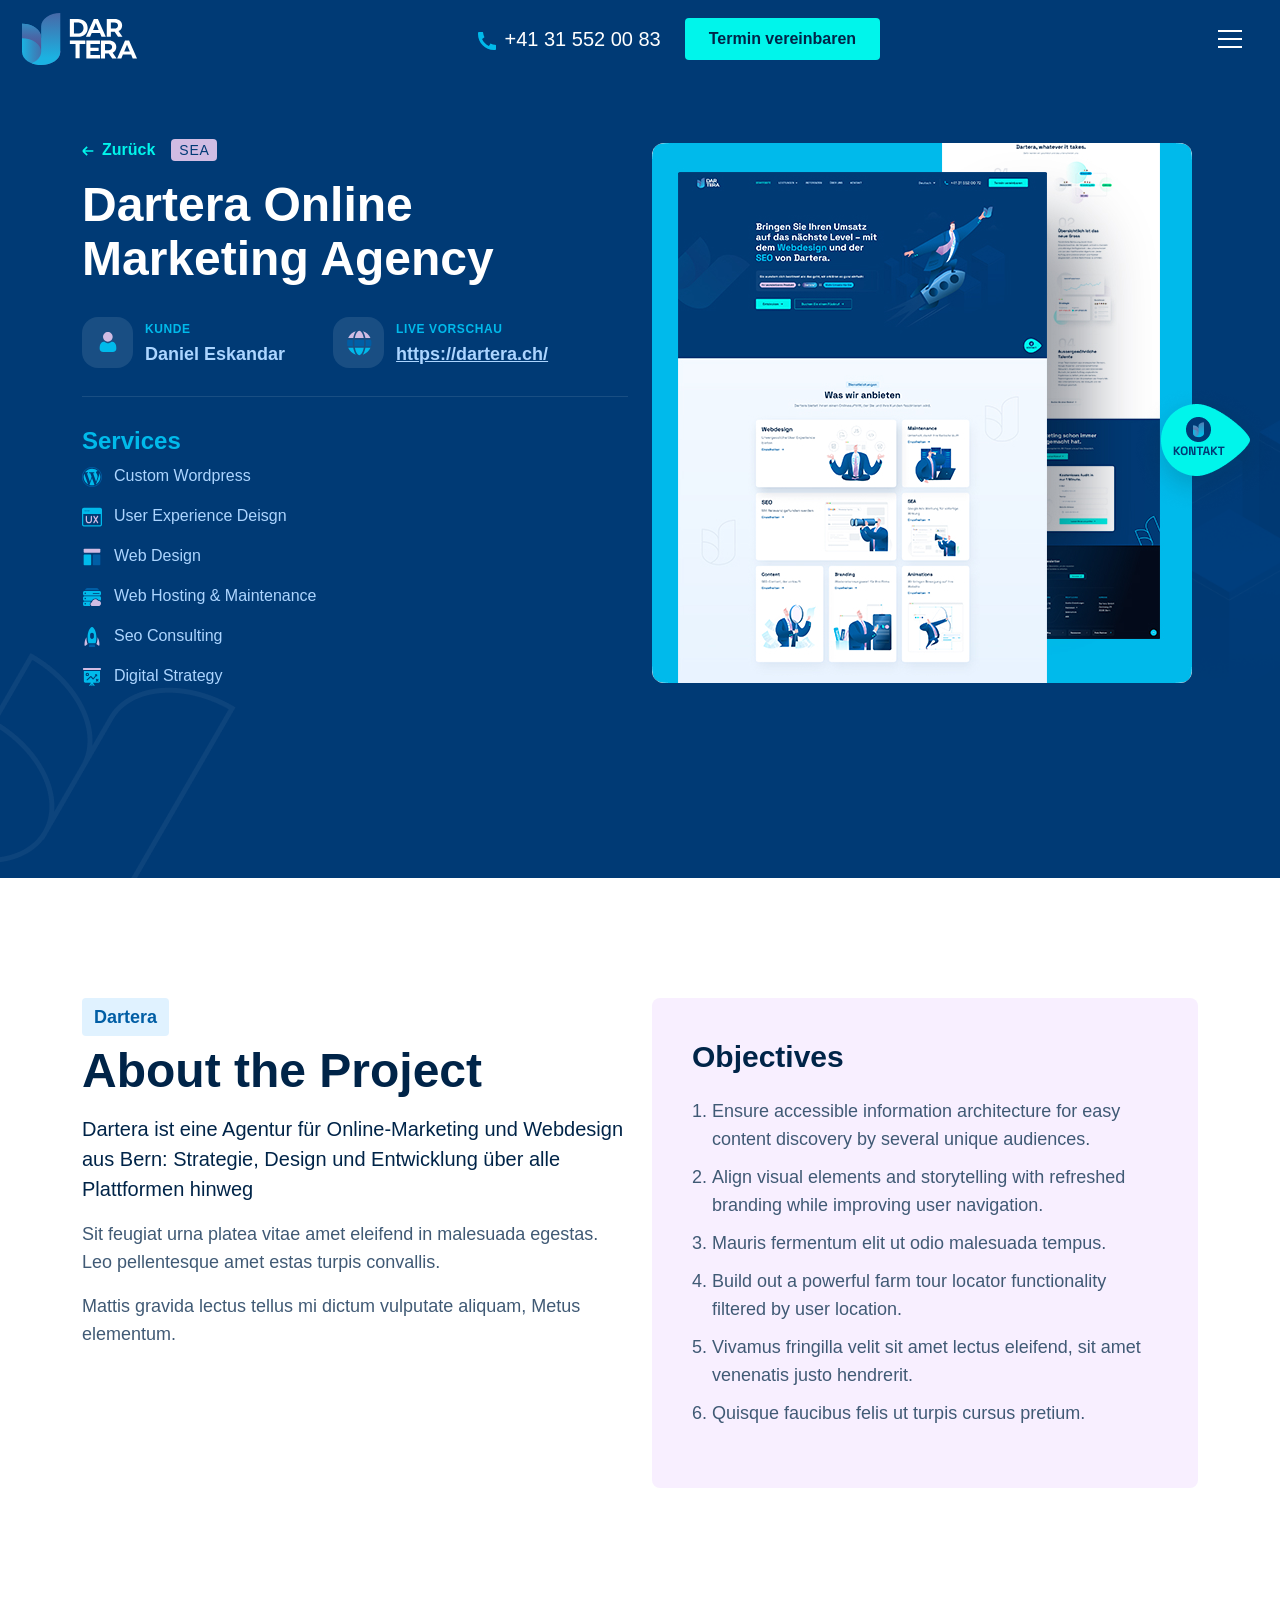
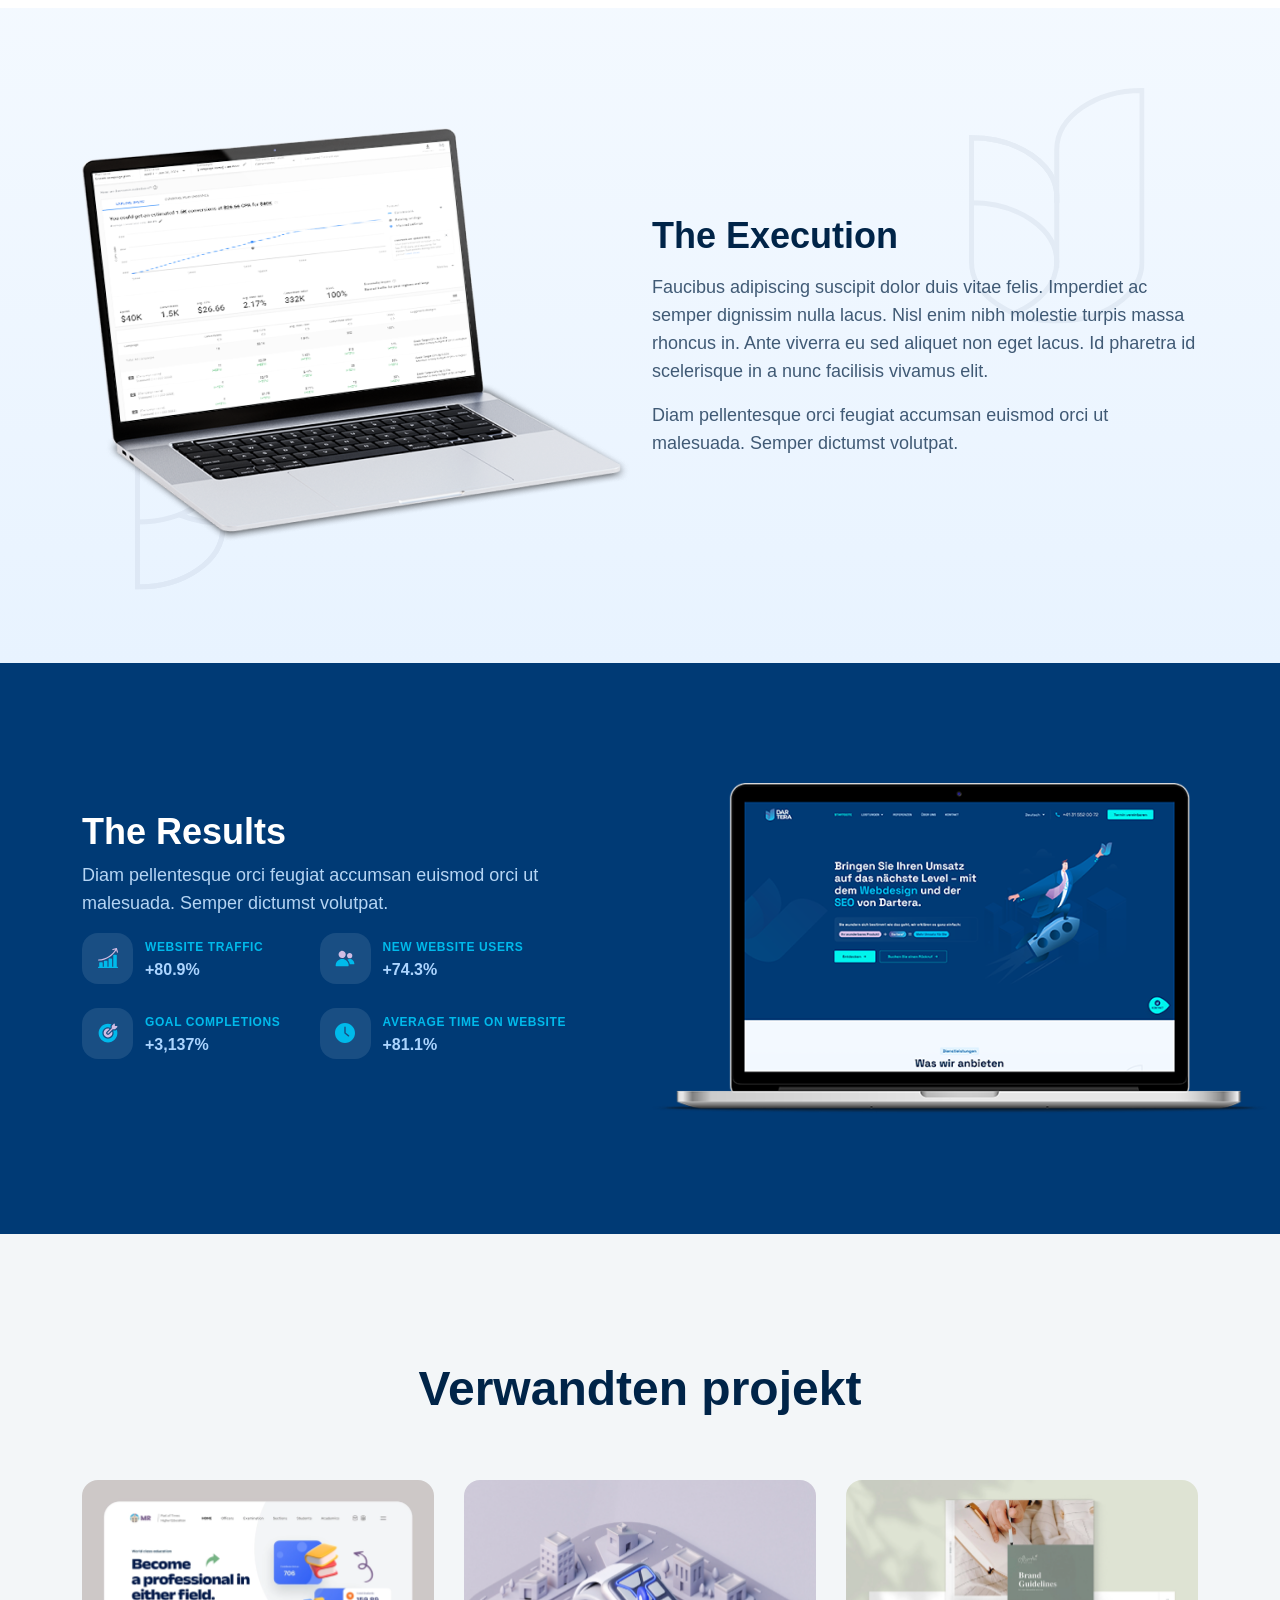
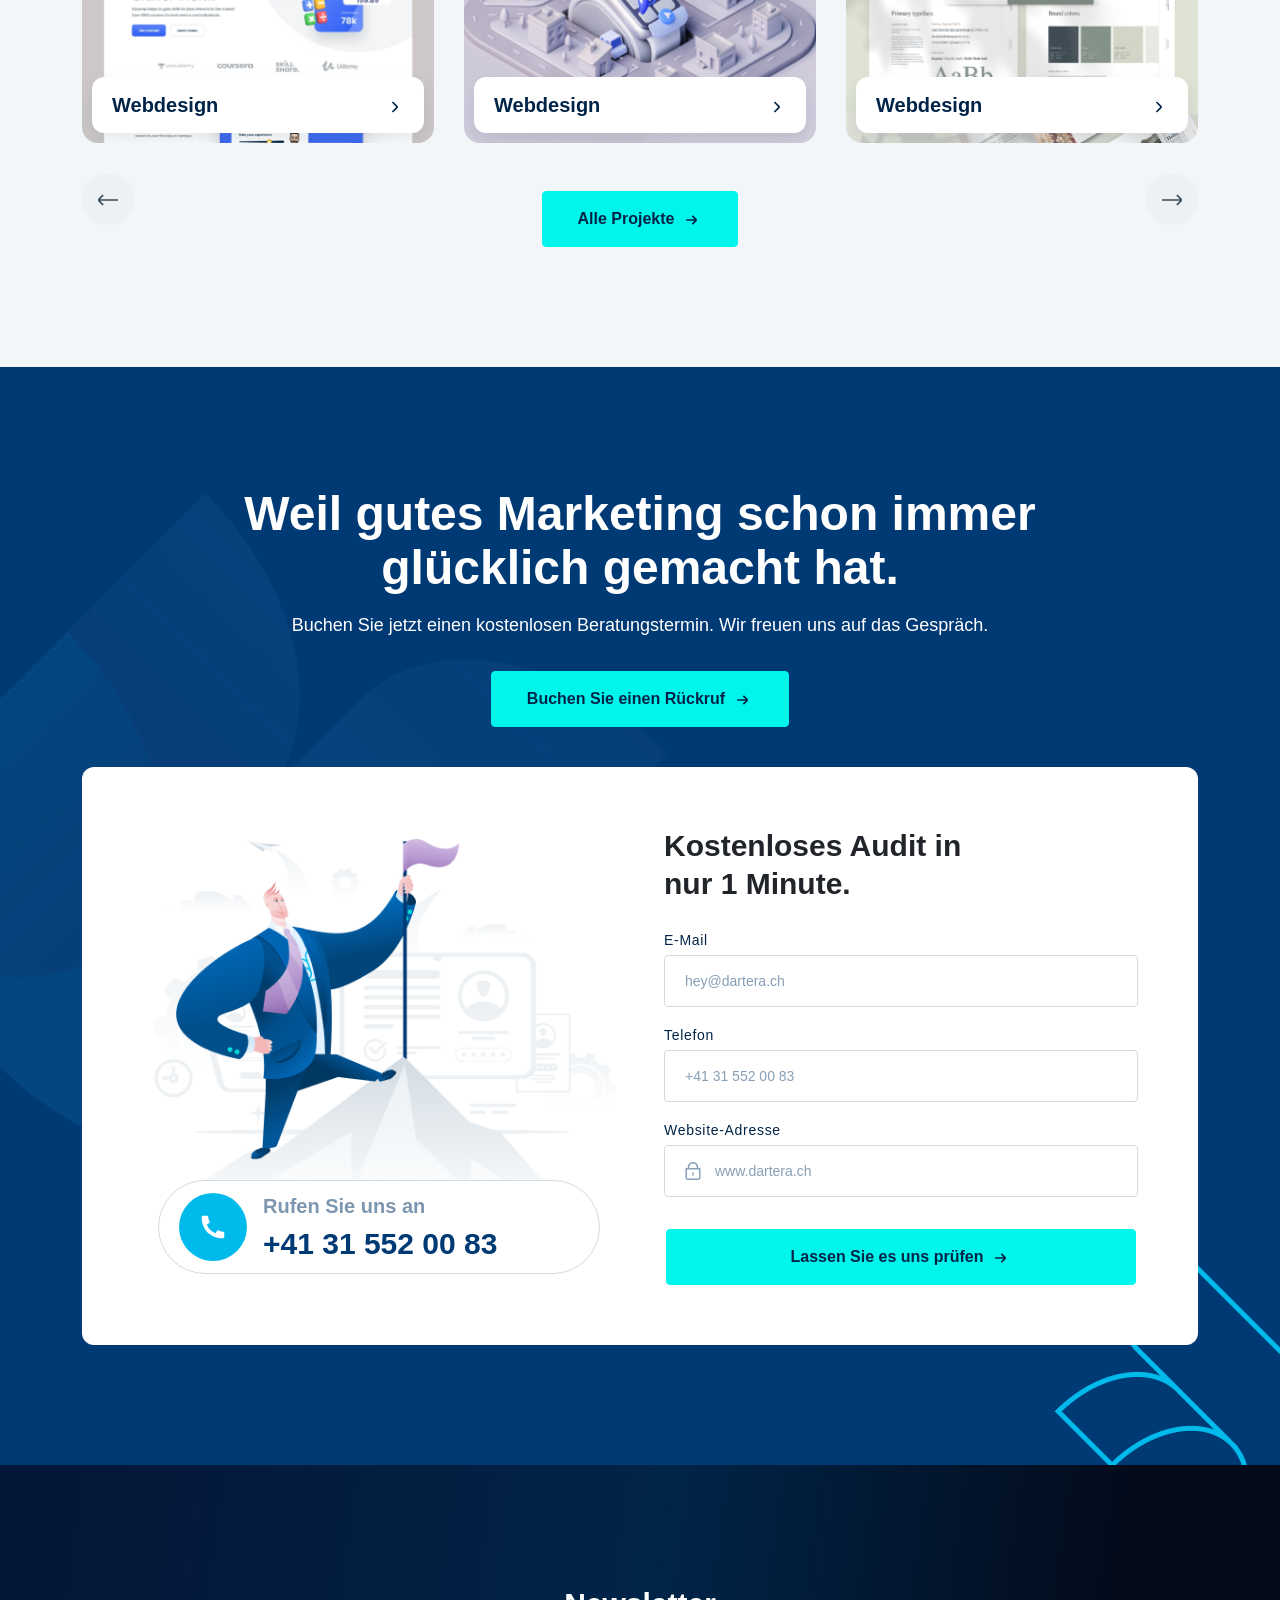
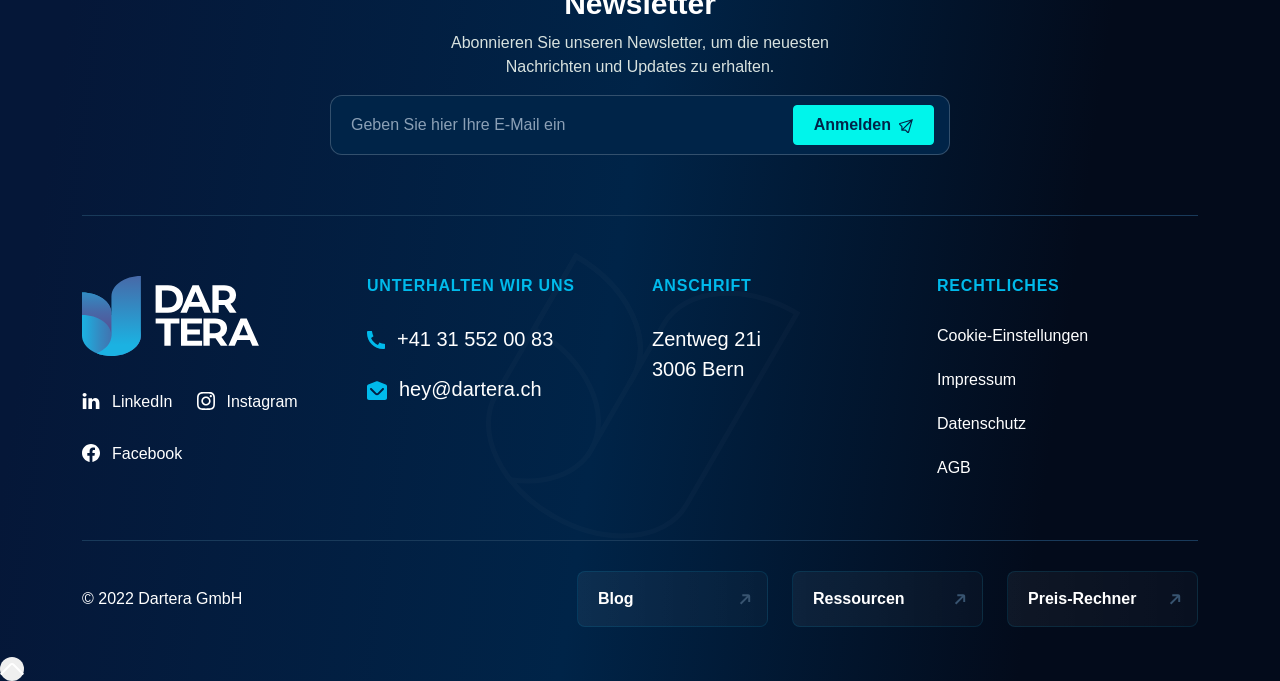
<file: portfoliodetails-sea.html>
<!DOCTYPE html>
<!--[if lt IE 7]>      <html class="no-js lt-ie9 lt-ie8 lt-ie7"> <![endif]-->
<!--[if IE 7]>         <html class="no-js lt-ie9 lt-ie8" lang="en-US"> <![endif]-->
<!--[if IE 8]>         <html class="no-js lt-ie9" lang="en-US"> <![endif]-->
<!--[if gt IE 8]><!-->
<!--<![endif]-->
<!--[if gte IE 9] <style type="text/css"> .gradient {filter: none;}</style><![endif]-->
<!--[if !IE]><html lang="en"><![endif]-->
<html lang="zxx" class="no-js">

<head>
    <meta charset="UTF-8">
    <meta http-equiv="X-UA-Compatible" content="IE=edge">
    <!-- Required meta tags for responsive -->
    <meta name="viewport" content="width=device-width, initial-scale=1, shrink-to-fit=no">
    <!-- The above 3 meta tags *must* come first in the head; any other head content must come *after* these tags -->
    <!-- Favicon and touch icons -->
    <link rel="icon" type="image/png" sizes="16x16" href="assets/img/favicon/favicoon.svg">
    <meta name="misapplication-TileColor" content="#ffffff">
    <meta name="theme-color" content="#ffffff">
    <!-- Twitter Card data -->
    <meta name="twitter:card" content="">
    <meta name="twitter:site" content="@twitter_username">
    <meta name="twitter:title" content="">
    <meta name="twitter:description" content="">
    <meta name="twitter:image" content="">
    <!-- Open Graph data -->
    <meta property="og:title" content="">
    <meta property="og:type" content="article">
    <meta property="og:url" content="">
    <meta property="og:image" content="">
    <meta property="og:description" content="">
    <meta property="og:site_name" content="R">
    <meta property="fb:admins" content="Facebook numeric ID">
    <!-- gmail verification -->
    <meta name="google-site-verification" content="">
    <!-- Website title -->
    <title>Portfoliodetails SEA</title>
    <link rel="stylesheet" href="assets/css/animate.css">
    <!-- Local server Bootstrap CSS -->
    <!-- <link rel="stylesheet" href="assets/css/bootstrap.min.css"> -->

    <!-- CDN Bootstrap CSS -->
    <link rel="stylesheet" href="https://cdn.jsdelivr.net/npm/bootstrap@5.2.2/dist/css/bootstrap.min.css">
    <link rel="stylesheet" href="https://cdnjs.cloudflare.com/ajax/libs/OwlCarousel2/2.3.4/assets/owl.carousel.min.css">
    <link rel="stylesheet"
        href="https://cdnjs.cloudflare.com/ajax/libs/OwlCarousel2/2.3.4/assets/owl.theme.default.min.css">
    <!-- Main CSS -->
    <link rel="stylesheet" type="text/css" href="assets/css/style.css">
    <!-- jQuery (necessary for jQuery plugins) -->
    <script src="assets/js/jquery-3.6.1.min.js"></script>
</head>

<body>
    <!-- Main Coding Start Here -->


    <!-- header -/Start -->
    <header id="header">
        <!-- navbar -/Start -->
        <div class="header">
            <div class="container-fluid p-0">
                <nav class="menu-area navbar py-0 navbar-expand-xxl py-2">
                    <div class="container-fluid">
                        <a href="index.html" class="navbar-brand theme-logo">
                            <img src="assets/img/logo.svg" alt="logo" class="img-fluid">
                        </a>

                        <div class="d-xxl-none d-flex align-items-center gap-4 contactInfo px-4">
                            <a href="+41315520083" class=" text-decoration-none phone text-white fs-5">
                                <span><img src="assets/img/call.svg" class="img-fluid" alt="call"></span>
                                +41 31 552 00 83
                            </a>
                            <button type="button" class="nav-btn px-4 border-0 fs-6 fw-semi-bold text-gray_1">
                                Termin vereinbaren
                            </button>
                        </div>


                        <button class="navbar-toggler border-0" type="button" data-bs-toggle="collapse"
                            data-bs-target="#nav-toggle" aria-controls="nav-toggle" aria-expanded="false"
                            aria-label="Toggle navigation">
                            <span><img src="assets/img/menu.png" class="img-fluid" alt=""></span>
                        </button>



                        <div class="collapse navbar-collapse" id="nav-toggle">
                            <ul class="menu navbar-nav mx-auto mb-2 mb-lg-0">
                                <li class="nav-item">
                                    <a class="nav-link active py-4 px-0 mx-3 active fs-14 fw-bold text-uppercase"
                                        aria-current="page" href="index.html">Startseite</a>
                                </li>
                                <li class="nav-item dropdown">
                                    <a class="nav-link text-light_white py-4 px-0 mx-3 dropdown-toggle fs-14 fw-bold text-uppercase"
                                        href="#" role="button" data-bs-toggle="dropdown" aria-expanded="false">
                                        Leistungen
                                    </a>
                                    <div
                                        class="dropdown-menu mega-menu dropdown-menu-end fade-down bg-white box-shadow radius-8">
                                        <div class="dropdown-shape">
                                            <img src="assets/img/dropdown-shape.png " class="img-fluid" alt="">
                                        </div>
                                        <div class="row gx-2">
                                            <div class="col-xl-6">
                                                <a href="#"
                                                    class="nav-dropdown-item d-flex align-items-start gap-2 justify-content-between mb-3">
                                                    <div class="sidebar-left d-flex align-items-center gap-3">
                                                        <img src="assets/img/dropdown-logo1.png"
                                                            class="img-fluid dropdown-logo d-flex align-items-center justify-content-center"
                                                            alt="sidebarlogo">
                                                        <div>
                                                            <h5 class="fs-6 fw-bold text-indigo_dye">Webdesign</h5>
                                                            <p class="pb-0 text-gray_3 fs-12 mb-0 short-text">
                                                                Unvergessliche User Experience bieten</p>
                                                        </div>

                                                    </div>
                                                    <div class="">
                                                        <svg class="me-2 mt-2" width="11" height="10" viewBox="0 0 11 10"
                                                            fill="none" xmlns="http://www.w3.org/2000/svg">
                                                            <path
                                                                d="M10.5117 3.82164L6.93425 0.244141L5.75591 1.42247L8.50008 4.16664H0.166748V5.83331H8.50008L5.75591 8.57747L6.93425 9.75581L10.5117 6.17831C10.8242 5.86576 10.9997 5.44191 10.9997 4.99997C10.9997 4.55803 10.8242 4.13419 10.5117 3.82164V3.82164Z"
                                                                fill="white" />
                                                        </svg>
                                                    </div>
                                                </a>
                                            </div>
                                            <div class="col-xl-6">
                                                <a href="#"
                                                    class="nav-dropdown-item d-flex align-items-start gap-2 justify-content-between mb-3">
                                                    <div class="sidebar-left d-flex align-items-center gap-3">
                                                        <img src="assets/img/dropdown-logo6.png"
                                                            class="img-fluid dropdown-logo d-flex align-items-center justify-content-center"
                                                            alt="sidebarlogo">
                                                        <div>
                                                            <h5 class="fs-6 fw-bold text-indigo_dye">Maintenance</h5>
                                                            <p class="pb-0 text-gray_3 fs-12 mb-0 short-text">Unterhalt,
                                                                damit Ihre Website läuft</p>
                                                        </div>

                                                    </div>
                                                    <div class="">
                                                        <svg class="me-2 mt-2" width="11" height="10" viewBox="0 0 11 10"
                                                            fill="none" xmlns="http://www.w3.org/2000/svg">
                                                            <path
                                                                d="M10.5117 3.82164L6.93425 0.244141L5.75591 1.42247L8.50008 4.16664H0.166748V5.83331H8.50008L5.75591 8.57747L6.93425 9.75581L10.5117 6.17831C10.8242 5.86576 10.9997 5.44191 10.9997 4.99997C10.9997 4.55803 10.8242 4.13419 10.5117 3.82164V3.82164Z"
                                                                fill="white" />
                                                        </svg>
                                                    </div>
                                                </a>
                                            </div>
                                            <div class="col-xl-6">
                                                <a href="#"
                                                    class="nav-dropdown-item d-flex align-items-start gap-2 justify-content-between mb-3">
                                                    <div class="sidebar-left d-flex align-items-center gap-3">
                                                        <img src="assets/img/dropdown-logo2.png"
                                                            class="img-fluid dropdown-logo d-flex align-items-center justify-content-center"
                                                            alt="sidebarlogo">
                                                        <div>
                                                            <h5 class="fs-6 fw-bold text-indigo_dye">SEO</h5>
                                                            <p class="pb-0 text-gray_3 fs-12 mb-0 short-text">Mit
                                                                Relevanz gefunden werden</p>
                                                        </div>

                                                    </div>
                                                    <div class="">
                                                        <svg class="me-2 mt-2" width="11" height="10" viewBox="0 0 11 10"
                                                            fill="none" xmlns="http://www.w3.org/2000/svg">
                                                            <path
                                                                d="M10.5117 3.82164L6.93425 0.244141L5.75591 1.42247L8.50008 4.16664H0.166748V5.83331H8.50008L5.75591 8.57747L6.93425 9.75581L10.5117 6.17831C10.8242 5.86576 10.9997 5.44191 10.9997 4.99997C10.9997 4.55803 10.8242 4.13419 10.5117 3.82164V3.82164Z"
                                                                fill="white" />
                                                        </svg>
                                                    </div>
                                                </a>
                                            </div>
                                            <div class="col-xl-6">
                                                <a href="#"
                                                    class="nav-dropdown-item d-flex align-items-start gap-2 justify-content-between mb-3">
                                                    <div class="sidebar-left d-flex align-items-center gap-3">
                                                        <img src="assets/img/dropdown-logo7.png"
                                                            class="img-fluid dropdown-logo d-flex align-items-center justify-content-center"
                                                            alt="sidebarlogo">
                                                        <div>
                                                            <h5 class="fs-6 fw-bold text-indigo_dye">SEA</h5>
                                                            <p class="pb-0 text-gray_3 fs-12 mb-0 short-text">Google Ads
                                                                Werbung für sofortige Wirkung</p>
                                                        </div>

                                                    </div>
                                                    <div class="">
                                                        <svg class="me-2 mt-2" width="11" height="10" viewBox="0 0 11 10"
                                                            fill="none" xmlns="http://www.w3.org/2000/svg">
                                                            <path
                                                                d="M10.5117 3.82164L6.93425 0.244141L5.75591 1.42247L8.50008 4.16664H0.166748V5.83331H8.50008L5.75591 8.57747L6.93425 9.75581L10.5117 6.17831C10.8242 5.86576 10.9997 5.44191 10.9997 4.99997C10.9997 4.55803 10.8242 4.13419 10.5117 3.82164V3.82164Z"
                                                                fill="white" />
                                                        </svg>
                                                    </div>
                                                </a>
                                            </div>
                                            <div class="col-xl-6">
                                                <a href="#"
                                                    class="nav-dropdown-item d-flex align-items-start gap-2 justify-content-between mb-3">
                                                    <div class="sidebar-left d-flex align-items-center gap-3">
                                                        <img src="assets/img/dropdown-logo3.png"
                                                            class="img-fluid dropdown-logo d-flex align-items-center justify-content-center"
                                                            alt="sidebarlogo">
                                                        <div>
                                                            <h5 class="fs-6 fw-bold text-indigo_dye">Content</h5>
                                                            <p class="pb-0 text-gray_3 fs-12 mb-0 short-text">
                                                                SEO-Content, der verkauft</p>
                                                        </div>

                                                    </div>
                                                    <div class="">
                                                        <svg class="me-2 mt-2" width="11" height="10" viewBox="0 0 11 10"
                                                            fill="none" xmlns="http://www.w3.org/2000/svg">
                                                            <path
                                                                d="M10.5117 3.82164L6.93425 0.244141L5.75591 1.42247L8.50008 4.16664H0.166748V5.83331H8.50008L5.75591 8.57747L6.93425 9.75581L10.5117 6.17831C10.8242 5.86576 10.9997 5.44191 10.9997 4.99997C10.9997 4.55803 10.8242 4.13419 10.5117 3.82164V3.82164Z"
                                                                fill="white" />
                                                        </svg>
                                                    </div>
                                                </a>
                                            </div>
                                            <div class="col-xl-6">
                                                <a href="#"
                                                    class="nav-dropdown-item d-flex align-items-start gap-2 justify-content-between mb-3">
                                                    <div class="sidebar-left d-flex align-items-center gap-3">
                                                        <img src="assets/img/dropdown-logo8.png"
                                                            class="img-fluid dropdown-logo d-flex align-items-center justify-content-center"
                                                            alt="sidebarlogo">
                                                        <div>
                                                            <h5 class="fs-6 fw-bold text-indigo_dye">Branding</h5>
                                                            <p class="pb-0 text-gray_3 fs-12 mb-0 short-text">
                                                                Wiedererkennungswert für Ihre Firma</p>
                                                        </div>

                                                    </div>
                                                    <div class="">
                                                        <svg class="me-2 mt-2" width="11" height="10" viewBox="0 0 11 10"
                                                            fill="none" xmlns="http://www.w3.org/2000/svg">
                                                            <path
                                                                d="M10.5117 3.82164L6.93425 0.244141L5.75591 1.42247L8.50008 4.16664H0.166748V5.83331H8.50008L5.75591 8.57747L6.93425 9.75581L10.5117 6.17831C10.8242 5.86576 10.9997 5.44191 10.9997 4.99997C10.9997 4.55803 10.8242 4.13419 10.5117 3.82164V3.82164Z"
                                                                fill="white" />
                                                        </svg>
                                                    </div>
                                                </a>
                                            </div>
                                            <div class="col-xl-6">
                                                <a href="#"
                                                    class="nav-dropdown-item d-flex align-items-start gap-2 justify-content-between mb-3">
                                                    <div class="sidebar-left d-flex align-items-center gap-3">
                                                        <img src="assets/img/dropdown-logo4.png"
                                                            class="img-fluid dropdown-logo d-flex align-items-center justify-content-center"
                                                            alt="sidebarlogo">
                                                        <div>
                                                            <h5 class="fs-6 fw-bold text-indigo_dye">Animations</h5>
                                                            <p class="pb-0 text-gray_3 fs-12 mb-0 short-text">Wir
                                                                bringen Bewegung auf Ihre Website</p>
                                                        </div>

                                                    </div>
                                                    <div class="">
                                                        <svg class="me-2 mt-2" width="11" height="10" viewBox="0 0 11 10"
                                                            fill="none" xmlns="http://www.w3.org/2000/svg">
                                                            <path
                                                                d="M10.5117 3.82164L6.93425 0.244141L5.75591 1.42247L8.50008 4.16664H0.166748V5.83331H8.50008L5.75591 8.57747L6.93425 9.75581L10.5117 6.17831C10.8242 5.86576 10.9997 5.44191 10.9997 4.99997C10.9997 4.55803 10.8242 4.13419 10.5117 3.82164V3.82164Z"
                                                                fill="white" />
                                                        </svg>
                                                    </div>
                                                </a>
                                            </div>
                                        </div>
                                    </div>
                                </li>
                                <li class="nav-item">
                                    <a class="nav-link text-light_white py-4 px-0 mx-3 fs-14 fw-bold text-uppercase"
                                        href="referenzen.html">Referenzen</a>
                                </li>
                                <li class="nav-item">
                                    <a class="nav-link text-light_white py-4 px-0 mx-3 fs-14 fw-bold text-uppercase"
                                        href="#">Über
                                        uns</a>
                                </li>
                                <li class="nav-item">
                                    <a class="nav-link text-light_white py-4 px-0 mx-3 fs-14 fw-bold text-uppercase"
                                        href="#">Kontakt</a>
                                </li>
                            </ul>


                            <div class="nav-right d-flex align-items-center">
                                <div class="nav-item dropdown language pe-2">
                                    <a class="nav-link text-light_white py-4 px-0 mx-3 dropdown-toggle fs-14 fw-bold text-uppercase"
                                        href="#" role="button" data-bs-toggle="dropdown" aria-expanded="false">
                                        German
                                    </a>
                                    <ul class="dropdown-menu dropdown-menu-end fade-down">
                                        <li>
                                            <a class="dropdown-item text-light_white fs-14 fw-bold text-uppercase" href="#">
                                                Action
                                            </a>
                                        </li>
                                        <li>
                                            <a class="dropdown-item text-light_white fs-14 fw-bold text-uppercase" href="#">
                                                Another action
                                            </a>
                                        </li>
                                        <li>
                                            <a class="dropdown-item text-light_white fs-14 fw-bold text-uppercase" href="#">
                                                Something else here
                                            </a>
                                        </li>
                                    </ul>
                                </div>
                                <div class="d-xxl-flex d-none align-items-center gap-4 contactInfo px-4">
                                    <a href="+41315520083" class=" text-decoration-none phone text-white fs-5">
                                        <span><img src="assets/img/call.svg" class="img-fluid" alt="call"></span>
                                        +41 31 552 00 83
                                    </a>
                                    <button type="button" class="nav-btn px-4 border-0 fs-6 fw-semi-bold text-gray_1">
                                        Termin vereinbaren
                                    </button>
                                </div>
                                <div class="sidebar">
                                    <!-- <img src="assets/img/humbarger.svg" class="img-fluid" alt="sidebar"> -->

                                    <!-- <svg width="24" height="18" viewBox="0 0 24 18" fill="none"
                                                xmlns="http://www.w3.org/2000/svg">
                                                <rect x="12" width="12" height="2" fill="#00BAEB" />
                                                <rect x="12" y="16" width="12" height="2" fill="#00BAEB" />
                                                <rect x="0" y="8" width="24" height="2" fill="#00BAEB" />
                                            </svg> -->

                                    <svg class="sidebarToggle d-block" width="24" height="24" viewBox="0 0 24 24" fill="none"
                                        xmlns="http://www.w3.org/2000/svg">
                                        <rect x="12" y="3" width="24" height="2" fill="#00BAEB" />
                                        <rect x="12" y="19" width="24" height="2" fill="#00BAEB" />
                                        <rect x="0" y="11" width="24" height="2" fill="#00BAEB" />
                                    </svg>
                                    
                                    
                                    
                                    <svg class="sidebarClose d-none" width="22" height="20" viewBox="0 0 22 20" fill="none"
                                        xmlns="http://www.w3.org/2000/svg">
                                        <rect x="0.804688" y="17.7783" width="24" height="2" transform="rotate(-45 0.804688 17.7783)" fill="#00BAEB" />
                                        <rect x="2.21875" y="0.807617" width="24" height="2" transform="rotate(45 2.21875 0.807617)" fill="#00BAEB" />
                                    </svg>


                                </div>
                            </div>
                        </div>
                    </div>
                </nav>
            </div>
        </div>
        <!-- navbar -/End -->
    </header>
    <!--/ header -/End -->



    <!-- Banner -->
    <section class="subpage-page-banner portfolio-details-banner bg-indigo_dye position-relative subpage-inside">
        <div class="banner-shape position-absolute bottom-0 start-0">
            <img src="assets/img/banner-left-shape.png" class="img-fluid " alt="">
        </div>

        <div class="contact-toggle" data-bs-toggle="offcanvas" data-bs-target="#offcanvasWithBothOptions"
            aria-controls="offcanvasWithBothOptions">
            <img src="assets/img/banner-click.png" class="img-fluid" alt="contact toggle">
        </div>

        <div class="container">
            <div class="row align-items-center">
                <div class="col-md-6">
                    <div class="banner-left border-1 pb-3 mb-30 pb-4">
                        <div class="mb-3 d-flex align-items-center gap-3">
                            <a href="#"
                                class="d-flex align-items-center gap-1 text-flourescent_blue text-decoration-none fs-6 fw-semi-bold transition-02 text-hover">
                                <span class="me-1">
                                    <svg width="12" height="10" viewBox="0 0 12 10" fill="none"
                                        xmlns="http://www.w3.org/2000/svg">
                                        <path
                                            d="M11.333 4.1642H2.99964L5.74381 1.42003L4.56548 0.241699L0.987977 3.8192C0.675525 4.13175 0.5 4.55559 0.5 4.99753C0.5 5.43947 0.675525 5.86332 0.987977 6.17587L4.56548 9.75337L5.74381 8.57503L2.99964 5.83087H11.333V4.1642Z"
                                            fill="#00F5EB" />
                                    </svg>

                                </span>
                                <span>
                                    Zurück
                                </span>
                            </a>
                            <span
                                class="px-2 bg-thristle_purple radius-4 text-indigo_dye text-uppercase fs-14 fw-medium lt-space-05">
                                SEA
                            </span>
                        </div>

                        <h1 class="fs-48 fw-bold text-white mb-30">
                            Dartera Online Marketing Agency
                        </h1>

                        <div class="portfolio-auth-info d-flex flex-wrap align-items-center gap-5 pb-1">
                            <div class="portfolio-auth-info-item d-flex align-items-center gap-2">
                                <div class="info-icon radius-16 d-flex align-items-center justify-content-center">
                                    <img src="assets/img/single-author.svg" alt="User" class="img-fluid">
                                </div>
                                <div class="info-content ms-1">
                                    <span class="fs-12 fw-bold text-uppercase text-cyan lt-space-05">
                                        Kunde
                                    </span>
                                    <p class="mb-0 fs-18 fw-semi-bold text-blue-eyes">
                                        Daniel Eskandar
                                    </p>
    
                                </div>
                            </div>
    
                            <div class="portfolio-auth-info-item d-flex align-items-center gap-2">
                                <div class="info-icon radius-16 d-flex align-items-center justify-content-center">
                                    <img src="assets/img/glove-icon.svg" alt="User" class="img-fluid">
                                </div>
                                <div class="info-content ms-1">
                                    <span class="fs-12 fw-bold text-uppercase text-cyan lt-space-05">
                                        Live Vorschau
                                    </span>
                                    <a class="mb-0 fs-18 fw-semi-bold text-blue-eyes d-block text-hover transition-02">
                                        https://dartera.ch/
                                    </a>
    
                                </div>
                            </div>
                        </div>
                    </div>

                    <div class="">
                        <h5 class="fs-4 text-cyan fw-bold">
                            Services
                        </h5>
                        <ul class="list-unstyled m-0 p-0">
                            <li class="d-flex align-items-center gap-2 text-blue-eyes mb-2 pb-2">
                                <span class="pe-1">
                                    <img src="assets/img/wordpress.svg" alt="wordpress" class="img-fluid">
                                </span>
                                Custom Wordpress
                            </li>
                            <li class="d-flex align-items-center gap-2 text-blue-eyes mb-2 pb-2">
                                <span class="pe-1">
                                    <img src="assets/img/ux-design.svg" alt="wordpress" class="img-fluid">
                                </span>
                                User Experience Deisgn
                            </li>
                            <li class="d-flex align-items-center gap-2 text-blue-eyes mb-2 pb-2">
                                <span class="pe-1">
                                    <img src="assets/img/webdesign.svg" alt="wordpress" class="img-fluid">
                                </span>
                                Web Design
                            </li>
                            <li class="d-flex align-items-center gap-2 text-blue-eyes mb-2 pb-2">
                                <span class="pe-1">
                                    <img src="assets/img/hosting.svg" alt="wordpress" class="img-fluid">
                                </span>
                                Web Hosting & Maintenance
                            </li>
                            <li class="d-flex align-items-center gap-2 text-blue-eyes mb-2 pb-2">
                                <span class="pe-1">
                                    <img src="assets/img/seoicon.svg" alt="wordpress" class="img-fluid">
                                </span>
                                Seo Consulting
                            </li>
                            <li class="d-flex align-items-center gap-2 text-blue-eyes">
                                <span class="pe-1">
                                    <img src="assets/img/digital-strategy.svg" alt="wordpress" class="img-fluid">
                                </span>
                                Digital Strategy
                            </li>
                        </ul>
                    </div>

                    

                </div>
                <div class="col-md-6">
                    <div class="">
                        <img src="assets/img/portfoliodetails_sea-img.jpg" alt="Banner image" class="img-fluid radius-12">
                    </div>
                </div>
            </div>

        </div>
    </section>
    <!--/ Banner -->



    <!-- About the Project / Start -->
    <section class="section-padding">
        <div class="container">
            <div class="row">
                <div class="col-lg-6">
                    <div class="project-about">
                        <h6 class="sub-title fs-18 fw-semi-bold text-lapis_lazuli bg-lapis_lazuli_light radius-4 d-inline-block mb-2">
                            Dartera
                        </h6>
                        <h2 class="fs-48 fw-bold text-gray_1 mb-0 pb-3">
                            About the Project
                        </h2>
                        <p class="fs-5 text-gray_1 mb-0 pb-3">
                            Dartera ist eine Agentur für Online-Marketing und Webdesign aus Bern: Strategie, Design und Entwicklung über alle Plattformen hinweg
                        </p>
                        <p class="fs-18 text-gray_2 mb-0 pb-3">
                            Sit feugiat urna platea vitae amet eleifend in malesuada egestas. Leo pellentesque amet estas turpis convallis.
                        </p>
                        <p class="fs-18 text-gray_2 mb-0">
                            Mattis gravida lectus tellus mi dictum vulputate aliquam, Metus elementum.
                        </p>
                    </div>
                </div>
                <div class="col-lg-6">
                    <div class="objective bg-thristle_purple_light radius-8">
                        <h4 class="fs-30 text-gray_1 fw-bold pb-2">
                            Objectives
                        </h4>

                        <ul class="objective-list list-unstyled">
                            <li class="objective-list-item mb-0 fs-18 text-gray_2">Ensure accessible information architecture for easy content discovery by several unique audiences.</li>
                            <li class="objective-list-item mb-0 fs-18 text-gray_2">Align visual elements and storytelling with refreshed branding while improving user navigation.</li>
                            <li class="objective-list-item mb-0 fs-18 text-gray_2">Mauris fermentum elit ut odio malesuada tempus.</li>
                            <li class="objective-list-item mb-0 fs-18 text-gray_2">Build out a powerful farm tour locator functionality filtered by user location.</li>
                            <li class="objective-list-item mb-0 fs-18 text-gray_2">Vivamus fringilla velit sit amet lectus eleifend, sit amet venenatis justo hendrerit.</li>
                            <li class="objective-list-item mb-0 fs-18 text-gray_2">Quisque faucibus felis ut turpis cursus pretium.</li>
                        </ul>
                    </div>
                </div>
            </div>
        </div>
    </section>
    <!-- About the Project / End -->


    <!-- Execution / Start -->
    <section class="execution section-padding position-relative">
        <div class="execution-shape-1 position-absolute">
            <img src="assets/img/execution-shape-1.svg" alt="Bg Shape" class="img-fluid">
        </div>
        <div class="execution-shape-2 position-absolute">
            <img src="assets/img/execution-shape-2.svg" alt="Bg Shape" class="img-fluid">
        </div>
        <div class="container">
            <div class="row align-items-center">
                <div class="col-lg-6">
                    <div class="">
                        <img src="assets/img/execution-image.png" alt="Execution">
                    </div>
                </div>
                <div class="col-lg-6">
                    <h3 class="fs-36 fw-bold text-gray_1 mb-0 pb-3">
                        The Execution
                    </h3>
                    <p class="fs-18 text-gray_2 mb-0 pb-3">
                        Faucibus adipiscing suscipit dolor duis vitae felis. Imperdiet ac semper dignissim nulla lacus. Nisl enim nibh molestie turpis massa rhoncus in. Ante viverra eu sed aliquet non eget lacus. Id pharetra id scelerisque in a nunc facilisis vivamus elit.
                    </p>
                    <p class="fs-18 text-gray_2 mb-0">
                        Diam pellentesque orci feugiat accumsan euismod orci ut malesuada. Semper dictumst volutpat.
                    </p>
                </div>
            </div>
        </div>
    </section>
    <!-- Execution / End -->


    <!-- Results / Start -->
    <section class="results section-padding bg-indigo_dye">
        <div class="container">
            <div class="row align-items-center">
                <div class="col-lg-6">
                    <div class="banner-left pb-4">
                        <h1 class="fs-36 fw-bold text-white">
                            The Results
                        </h1>
                        <p class="fs-18 text-cornflower-blue">
                            Diam pellentesque orci feugiat accumsan euismod orci ut malesuada. Semper dictumst volutpat.
                        </p>

                        <div class="portfolio-auth-info pb-1">
                            <div class="row gy-4">
                                <div class="col-lg-5">
                                    <div class="portfolio-auth-info-item d-flex align-items-center gap-2">
                                        <div class="info-icon radius-16 d-flex align-items-center justify-content-center">
                                            <img src="assets/img/website-traffic-icon.svg" alt="User" class="img-fluid">
                                        </div>
                                        <div class="info-content ms-1">
                                            <span class="fs-12 fw-bold text-uppercase text-cyan lt-space-05">
                                                Website Traffic
                                            </span>
                                            <p class="mb-0 fs-6 fw-semi-bold text-blue-eyes">
                                                +80.9%
                                            </p>
            
                                        </div>
                                    </div>
                                </div>
                                <div class="col-lg-6">
                                    <div class="portfolio-auth-info-item d-flex align-items-center gap-2">
                                        <div class="info-icon radius-16 d-flex align-items-center justify-content-center">
                                            <img src="assets/img/users-icon.svg" alt="User" class="img-fluid">
                                        </div>
                                        <div class="info-content ms-1">
                                            <span class="fs-12 fw-bold text-uppercase text-cyan lt-space-05">
                                                New Website Users
                                            </span>
                                            <p class="mb-0 fs-6 fw-semi-bold text-blue-eyes">
                                                +74.3%
                                            </p>
                                        </div>
                                    </div>
                                </div>
                                <div class="col-lg-5">
                                    <div class="portfolio-auth-info-item d-flex align-items-center gap-2">
                                        <div class="info-icon radius-16 d-flex align-items-center justify-content-center">
                                            <img src="assets/img/goal-icon.svg" alt="User" class="img-fluid">
                                        </div>
                                        <div class="info-content ms-1">
                                            <span class="fs-12 fw-bold text-uppercase text-cyan lt-space-05">
                                                Goal Completions
                                            </span>
                                            <p class="mb-0 fs-6 fw-semi-bold text-blue-eyes">
                                                +3,137%
                                            </p>
                                        </div>
                                    </div>
                                </div>
                                <div class="col-lg-6">
                                    <div class="portfolio-auth-info-item d-flex align-items-center gap-2">
                                        <div class="info-icon radius-16 d-flex align-items-center justify-content-center">
                                            <img src="assets/img/time-icon.svg" alt="User" class="img-fluid">
                                        </div>
                                        <div class="info-content ms-1">
                                            <span class="fs-12 fw-bold text-uppercase text-cyan lt-space-05">
                                                Average Time on Website
                                            </span>
                                            <p class="mb-0 fs-6 fw-semi-bold text-blue-eyes">
                                                +81.1%
                                            </p>
                                        </div>
                                    </div>
                                </div>
                            </div>
                        </div>
                    </div>
                </div>
                <div class="col-lg-6">
                    <div class="">
                        <img src="assets/img/results-image.png" alt="Result">
                    </div>
                </div>
            </div>
        </div>
    </section>
    <!-- Results / End -->




    <!-- Portfolio section started  -->
    <section class="portfolio section-padding position-relative bg-gray_7">
        <div class="container">
            <div class="row">
                <div class="col-lg-12">
                    <div class="section-heading text-center pb-5">
                        <h2 class="fs-48 fw-bold text-gray_1 mt-2 mb-3">
                            Verwandten projekt
                        </h2>
                    </div>
                </div>
            </div>

            <div class="portfolio-slider">
                <div id="portfolio-slider" class="owl-carousel">
                    <div class="portfolio-card">
                        <div>
                            <img src="./assets/img/portfolio-img1.png" alt="img">
                        </div>
                        <div class="card-footer">
                            <a class="portfolio-btn" href="#">
                                <span>Webdesign</span>
                                <span>
                                    <svg width="20" height="20" viewBox="0 0 20 20" fill="none"
                                        xmlns="http://www.w3.org/2000/svg">
                                        <path
                                            d="M9.00933 15.5892L7.8335 14.4108L12.241 9.99999L7.8335 5.58916L9.01266 4.41083L13.4168 8.82166C13.7293 9.13421 13.9048 9.55805 13.9048 9.99999C13.9048 10.4419 13.7293 10.8658 13.4168 11.1783L9.00933 15.5892Z"
                                            fill="#002448" />
                                    </svg>
                                </span>
                            </a>
                        </div>
                    </div>
                    <div class="portfolio-card">
                        <div>
                            <img src="./assets/img/portfolio-img2.png" alt="img">
                        </div>
                        <div class="card-footer">
                            <a class="portfolio-btn" href="#">
                                <span>Webdesign</span>
                                <span>
                                    <svg width="20" height="20" viewBox="0 0 20 20" fill="none"
                                        xmlns="http://www.w3.org/2000/svg">
                                        <path
                                            d="M9.00933 15.5892L7.8335 14.4108L12.241 9.99999L7.8335 5.58916L9.01266 4.41083L13.4168 8.82166C13.7293 9.13421 13.9048 9.55805 13.9048 9.99999C13.9048 10.4419 13.7293 10.8658 13.4168 11.1783L9.00933 15.5892Z"
                                            fill="#002448" />
                                    </svg>
                                </span>
                            </a>
                        </div>
                    </div>
                    <div class="portfolio-card">
                        <div>
                            <img src="./assets/img/portfolio-img3.png" alt="img">
                        </div>
                        <div class="card-footer">
                            <a class="portfolio-btn" href="#">
                                <span>Webdesign</span>
                                <span>
                                    <svg width="20" height="20" viewBox="0 0 20 20" fill="none"
                                        xmlns="http://www.w3.org/2000/svg">
                                        <path
                                            d="M9.00933 15.5892L7.8335 14.4108L12.241 9.99999L7.8335 5.58916L9.01266 4.41083L13.4168 8.82166C13.7293 9.13421 13.9048 9.55805 13.9048 9.99999C13.9048 10.4419 13.7293 10.8658 13.4168 11.1783L9.00933 15.5892Z"
                                            fill="#002448" />
                                    </svg>
                                </span>
                            </a>
                        </div>
                    </div>
                    <div class="portfolio-card">
                        <div>
                            <img src="./assets/img/portfolio-img2.png" alt="img">
                        </div>
                        <div class="card-footer">
                            <a class="portfolio-btn" href="#">
                                <span>Webdesign</span>
                                <span>
                                    <svg width="20" height="20" viewBox="0 0 20 20" fill="none"
                                        xmlns="http://www.w3.org/2000/svg">
                                        <path
                                            d="M9.00933 15.5892L7.8335 14.4108L12.241 9.99999L7.8335 5.58916L9.01266 4.41083L13.4168 8.82166C13.7293 9.13421 13.9048 9.55805 13.9048 9.99999C13.9048 10.4419 13.7293 10.8658 13.4168 11.1783L9.00933 15.5892Z"
                                            fill="#002448" />
                                    </svg>
                                </span>
                            </a>
                        </div>
                    </div>
                </div>
            </div>

            <!-- Common Buttons -/ Start -->
            <div class="common-btn text-center mt-5">
                <a href="#"
                    class="fill-btn fw-semi-bold text-gray_1 lh-20 text-decoration-none bg-flourescent_blue radius-4 d-inline-flex align-items-center gap-2">
                    <span>Alle Projekte</span>
                    <span>
                        <svg width="20" height="20" viewBox="0 0 20 20" fill="none" xmlns="http://www.w3.org/2000/svg">
                            <path
                                d="M14.5117 8.82164L10.9342 5.24414L9.75591 6.42247L12.5001 9.16664H4.16675V10.8333H12.5001L9.75591 13.5775L10.9342 14.7558L14.5117 11.1783C14.8242 10.8658 14.9997 10.4419 14.9997 9.99997C14.9997 9.55803 14.8242 9.13419 14.5117 8.82164Z"
                                fill="#002448" />
                        </svg>
                    </span>
                </a>
            </div>
            <!-- Common Buttons -/ End -->
        </div>
    </section>
    <!-- Portfolio section end  -->


    <!-- Call To Action -/Start -->
    <section class="call-to-action-area section-padding bg-indigo_dye position-relative">
        <div class="CTA-bg-shape-1 position-absolute start-0">
            <img src="assets/img/call-to-action-shape-1.png" alt="Bg Shape" class="img-fluid">
        </div>
        <div class="CTA-bg-shape-2 position-absolute end-0 bottom-0">
            <img src="assets/img/call-to-action-shape-2.png" alt="Bg Shape" class="img-fluid">
        </div>
        <div class="container">
            <div class="call-to-action-inner-wrap position-relative">
                <div class="section-heading text-center pb-3">
                    <h2 class="fs-48 fw-bold text-white mb-3">
                        Weil gutes Marketing schon immer <br class="d-none d-lg-block"> glücklich gemacht hat.
                    </h2>
                    <p class="fs-18 text-white mb-0">
                        Buchen Sie jetzt einen kostenlosen Beratungstermin. Wir freuen uns auf das Gespräch.
                    </p>
                </div>

                <!-- Common Buttons -/ Start -->
                <div class="common-btn text-center my-3 pb-4">
                    <a href="#"
                        class="fill-btn fw-semi-bold text-gray_1 lh-20 text-decoration-none bg-flourescent_blue radius-4 d-inline-flex align-items-center gap-2">
                        <span>Buchen Sie einen Rückruf</span>
                        <span>
                            <svg width="20" height="20" viewBox="0 0 20 20" fill="none"
                                xmlns="http://www.w3.org/2000/svg">
                                <path
                                    d="M14.5117 8.82164L10.9342 5.24414L9.75591 6.42247L12.5001 9.16664H4.16675V10.8333H12.5001L9.75591 13.5775L10.9342 14.7558L14.5117 11.1783C14.8242 10.8658 14.9997 10.4419 14.9997 9.99997C14.9997 9.55803 14.8242 9.13419 14.5117 8.82164Z"
                                    fill="#002448" />
                            </svg>
                        </span>
                    </a>
                </div>
                <!-- Common Buttons -/ End -->

                <!-- Call to action Form -/Start  -->
                <div class="call-to-action-inner bg-white radius-12">
                    <div class="row align-items-center gx-5">
                        <div class="col-lg-6">
                            <div class="CTA-left">
                                <div class="">
                                    <img src="assets/img/call-to-action-section-img.png" alt="Call to action"
                                        class="img-fluid">
                                </div>
                                <a href="tel:+41315520083"
                                    class="CTA-call-btn d-flex align-items-center gap-3 text-decoration-none rounded-pill mx-3">
                                    <span class="CTA-call-icon">
                                        <img src="assets/img/call-icon-with-bg.svg" alt="Call to action"
                                            class="img-fluid">
                                    </span>
                                    <span class="">
                                        <span class="fs-5 fw-bold text-gray_8 d-block mb-1">
                                            Rufen Sie uns an
                                        </span>
                                        <span class="fs-30 fw-bold text-indigo_dye d-block">
                                            +41 31 552 00 83
                                        </span>
                                    </span>
                                </a>
                            </div>
                        </div>
                        <div class="col-lg-6">
                            <div class="CTA-form-wrapper">
                                <h4 class="fs-30 fw-bold mb-0">
                                    Kostenloses Audit in <br class="d-none d-lg-block"> nur 1 Minute.
                                </h4>

                                <form class="CTA-form">
                                    <div class="mb-3">
                                        <label for="myemail"
                                            class="fs-14 text-gray_1 lt-space-05 fw-medium mb-1">E-Mail</label>
                                        <input type="email" class="form-control radius-4 text-gray_4"
                                            placeholder="hey@dartera.ch" id="myemail">
                                    </div>
                                    <div class="mb-3">
                                        <label for="mynumber"
                                            class="fs-14 text-gray_1 lt-space-05 fw-medium mb-1">Telefon</label>
                                        <input type="text" class="form-control radius-4 text-gray_4"
                                            placeholder="+41 31 552 00 83" id="mynumber">
                                    </div>
                                    <div class="mb-3">
                                        <label for="webAdress"
                                            class="fs-14 text-gray_1 lt-space-05 fw-medium mb-1">Website-Adresse</label>
                                        <input type="url" class="form-control radius-4 text-gray_4 web-url-field"
                                            placeholder="www.dartera.ch" id="webAdress">
                                    </div>


                                    <!-- Common Buttons -/ Start -->
                                    <div class="common-btn text-center pt-3">
                                        <a href="#"
                                            class="fill-btn fw-semi-bold text-gray_1 lh-20 text-decoration-none bg-flourescent_blue radius-4 d-flex align-items-center gap-2 justify-content-center">
                                            <span>Lassen Sie es uns prüfen</span>
                                            <span>
                                                <svg width="20" height="20" viewBox="0 0 20 20" fill="none"
                                                    xmlns="http://www.w3.org/2000/svg">
                                                    <path
                                                        d="M14.5117 8.82164L10.9342 5.24414L9.75591 6.42247L12.5001 9.16664H4.16675V10.8333H12.5001L9.75591 13.5775L10.9342 14.7558L14.5117 11.1783C14.8242 10.8658 14.9997 10.4419 14.9997 9.99997C14.9997 9.55803 14.8242 9.13419 14.5117 8.82164Z"
                                                        fill="#002448" />
                                                </svg>
                                            </span>
                                        </a>
                                    </div>
                                    <!-- Common Buttons -/ End -->


                                </form>

                            </div>
                        </div>
                    </div>
                </div>
                <!-- Call to action Form -/End  -->
            </div>


        </div>
    </section>
    <!-- Call To Action -/End -->


    <!-- Footer section -/Start -->
    <footer class="footer-area position-relative">
        <div class="footer-bg-shape-1 position-absolute">
            <img src="assets/img/footer-shape-1.svg" alt="Bg Shape" class="img-fluid">
        </div>
        <div class="container">
            <!-- Fooetr top -/Start -->
            <div class="footer-top">
                <div class="row">
                    <div class="newsletter text-center">
                        <h4 class="fs-30 fw-bold text-white mb-2">
                            Newsletter
                        </h4>
                        <p class="mb-0 text-dark_6">
                            Abonnieren Sie unseren Newsletter, um die neuesten <br class="d-none d-lg-block"> Nachrichten und Updates zu erhalten.
                        </p>

                        <div class="subscribe-box mt-3 position-relative">
                            <input class="subscribe-field radius-12 w-100 text-white " type="email" name="subscribe-mail" id="" placeholder="Geben Sie hier Ihre E-Mail ein">
                            <div class="subscribe-btn">
                                <a href="#" class="fill-btn fw-semi-bold text-gray_1 lh-20 text-decoration-none bg-flourescent_blue radius-4 d-inline-flex align-items-center gap-2">
                                    <span>Anmelden</span>
                                    <span>
                                        <svg width="14" height="14" viewBox="0 0 14 14" fill="none" xmlns="http://www.w3.org/2000/svg">
                                            <path d="M0.842238 3.8902C0.646913 3.94601 0.469545 4.05186 0.327685 4.19726C0.185826 4.34267 0.0843913 4.52259 0.0334185 4.71923C-0.0175542 4.91588 -0.0162984 5.12242 0.0370618 5.31843C0.090422 5.51444 0.194037 5.69311 0.337654 5.83678L2.32799 7.82478V11.6666H6.1739L8.17765 13.6674C8.2852 13.7759 8.41313 13.8621 8.55408 13.9209C8.69504 13.9798 8.84624 14.0102 8.99899 14.0104C9.09938 14.0102 9.19935 13.9973 9.29649 13.9719C9.49305 13.9224 9.6731 13.822 9.81851 13.6808C9.96393 13.5396 10.0696 13.3626 10.1248 13.1675L13.9947 0.012207L0.842238 3.8902ZM1.16657 5.01195L11.0996 2.08362L3.49582 9.67511V7.34178L1.16657 5.01195ZM9.00657 12.8426L6.65749 10.4999H4.32415L11.9267 2.90379L9.00657 12.8426Z" fill="#002448"/>
                                            </svg>                                            
                                    </span>
                                </a>
                            </div>
                        </div>
                    </div>
                </div>
            </div>
            <!-- Fooetr top -/End -->

            <!-- Fooetr Main -/Start -->
            <div class="footer-main">
                <div class="row">
                    
                    <div class="col-sm-6 col-lg-3">
                        <div class="footer-widget">
                            
                            <a href="index.html" class="site-logo mb-30 d-inline-block">
                                <img src="assets/img/footer-logo.svg" alt="">
                            </a>
                            
                            <ul class="widget-list list-unstyled m-0 d-flex flex-wrap gap-4">
                                <li class="widget-list-item pb-0">
                                    <a href="#" class="text-decoration-none text-white fs-6 d-flex align-items-center">
                                        <span class="pe-2 me-1 ">
                                            <img src="assets/img/linkedin-white.svg" alt="LinkedIn" class="img-fluid">
                                        </span>
                                        <span class="widget-list-item-hover position-relative mt-1">
                                            LinkedIn
                                        </span>
                                    </a>
                                </li>
                                <li class="widget-list-item pb-0">
                                    <a href="#" class="text-decoration-none text-white fs-6 d-flex align-items-center">
                                        <span class="pe-2 me-1 ">
                                            <img src="assets/img/instagram-white.svg" alt="LinkedIn" class="img-fluid">
                                        </span>
                                        <span class="widget-list-item-hover position-relative mt-1">
                                            Instagram
                                        </span>
                                    </a>
                                </li>
                                <li class="widget-list-item pb-0">
                                    <a href="#" class="text-decoration-none text-white fs-6 d-flex align-items-center">
                                        <span class="pe-2 me-1 ">
                                            <img src="assets/img/facebook-white.svg" alt="LinkedIn" class="img-fluid">
                                        </span>
                                        <span class="widget-list-item-hover position-relative mt-1">
                                            Facebook
                                        </span>
                                    </a>
                                </li>
                            </ul>
                        </div>
                    </div>

                    <div class="col-sm-6 col-lg-3">
                        <div class="footer-widget">
                            <h6
                                class="footer-widget-heading fw-semi-bold text-cyan text-uppercase lt-space-05 pb-4 mb-1">
                                Unterhalten wir uns
                            </h6>
                            <ul class="widget-list list-unstyled m-0">
                                <li class="widget-list-item">
                                    <a href="tel:+41315520083"
                                        class="text-decoration-none text-white fs-5 d-flex align-items-center">
                                        <span class="pe-2 me-1 ">
                                            <svg width="18" height="18" viewBox="0 0 18 18" fill="none"
                                                xmlns="http://www.w3.org/2000/svg">
                                                <path
                                                    d="M18 13.42V16.956C18.0001 17.2092 17.9042 17.453 17.7316 17.6382C17.559 17.8234 17.3226 17.9363 17.07 17.954C16.633 17.984 16.276 18 16 18C7.163 18 0 10.837 0 2C0 1.724 0.015 1.367 0.046 0.93C0.06372 0.67744 0.17658 0.44101 0.3618 0.26841C0.54703 0.0958102 0.79082 -0.000109725 1.044 2.74852e-07H4.58C4.70404 -0.000129725 4.8237 0.0458602 4.91573 0.12902C5.00776 0.21218 5.0656 0.32658 5.078 0.45C5.101 0.68 5.122 0.863 5.142 1.002C5.34073 2.38892 5.748 3.73783 6.35 5.003C6.445 5.203 6.383 5.442 6.203 5.57L4.045 7.112C5.36445 10.1865 7.8145 12.6365 10.889 13.956L12.429 11.802C12.4919 11.714 12.5838 11.6509 12.6885 11.6237C12.7932 11.5964 12.9042 11.6068 13.002 11.653C14.267 12.2539 15.6156 12.6601 17.002 12.858C17.141 12.878 17.324 12.9 17.552 12.922C17.6752 12.9346 17.7894 12.9926 17.8724 13.0846C17.9553 13.1766 18.0012 13.2961 18.001 13.42H18Z"
                                                    fill="#00BAEB" />
                                            </svg>
                                        </span>
                                        <span class="widget-list-item-hover position-relative">
                                            +41 31 552 00 83
                                        </span>
                                    </a>
                                </li>

                                <li class="widget-list-item pb-0">
                                    <a href="mailto:hey@dartera.ch"
                                        class="text-decoration-none text-white fs-5 d-flex align-items-center">
                                        <span class="pe-2 me-1 ">
                                            <svg width="20" height="19" viewBox="0 0 20 19" fill="none"
                                                xmlns="http://www.w3.org/2000/svg">
                                                <path fill-rule="evenodd" clip-rule="evenodd"
                                                    d="M1.25722 3.49696C0.4979 3.80069 0 4.53611 0 5.35392V16.9999C0 18.1045 0.89543 18.9999 2 18.9999H18C19.1046 18.9999 20 18.1045 20 16.9999V5.35392C20 4.53611 19.5021 3.80069 18.7428 3.49696L11.1142 0.445525C10.3989 0.159435 9.6011 0.159435 8.8858 0.445525L1.25722 3.49696ZM4.70711 7.29274C4.31658 6.90222 3.68342 6.90222 3.29289 7.29274C2.90237 7.68327 2.90237 8.31645 3.29289 8.70695L7.87868 13.2928C9.0503 14.4644 10.9497 14.4644 12.1213 13.2928L16.7071 8.70695C17.0976 8.31645 17.0976 7.68327 16.7071 7.29274C16.3166 6.90222 15.6834 6.90222 15.2929 7.29274L10.7071 11.8786C10.3166 12.2691 9.6834 12.2691 9.2929 11.8786L4.70711 7.29274Z"
                                                    fill="#00BAEB" />
                                            </svg>
                                        </span>
                                        <span class="widget-list-item-hover position-relative">
                                            hey@dartera.ch
                                        </span>
                                    </a>
                                </li>
                            </ul>
                        </div>
                    </div>

                    <div class="col-sm-6 col-lg-3">
                        <div class="footer-widget">
                            <h6
                                class="footer-widget-heading fw-semi-bold text-cyan text-uppercase lt-space-05 pb-4 mb-1">
                                Anschrift
                            </h6>
                            <ul class="widget-list list-unstyled m-0">
                                <li class="widget-list-item pb-0">
                                    <p class="text-white mb-0 fs-5">
                                        Zentweg 21i <br> 3006 Bern
                                    </p>
                                </li>
                            </ul>
                        </div>
                    </div>

                    <div class="col-sm-6 col-lg-3">
                        <div class="footer-widget">
                            <h6
                                class="footer-widget-heading fw-semi-bold text-cyan text-uppercase lt-space-05 pb-4 mb-1">
                                Rechtliches
                            </h6>
                            <ul class="widget-list list-unstyled m-0">
                                <li class="widget-list-item">
                                    <a href="#" class="text-decoration-none text-white fs-6 fw-medium">
                                        <span class="widget-list-item-hover footer-right-arrow position-relative">
                                            Cookie-Einstellungen
                                        </span>
                                    </a>
                                </li>
                                <li class="widget-list-item">
                                    <a href="#" class="text-decoration-none text-white fs-6 fw-medium">
                                        <span class="widget-list-item-hover footer-right-arrow position-relative">
                                            Impressum
                                        </span>
                                    </a>
                                </li>
                                <li class="widget-list-item">
                                    <a href="#" class="text-decoration-none text-white fs-6 fw-medium">
                                        <span class="widget-list-item-hover footer-right-arrow position-relative">
                                            Datenschutz
                                        </span>
                                    </a>
                                </li>
                                <li class="widget-list-item pb-0">
                                    <a href="#" class="text-decoration-none text-white fs-6 fw-medium">
                                        <span class="widget-list-item-hover footer-right-arrow position-relative">
                                            AGB
                                        </span>
                                    </a>
                                </li>

                            </ul>
                        </div>
                    </div>

                </div>
            </div>
            <!-- Fooetr Main -/End -->

            <div class="footer-bottom">
                <div class="row align-items-center">
                    <div class="col-lg-5">
                        <div class="col text-white fw-medium">
                            © 2022 Dartera GmbH
                        </div>
                    </div>
                    <div class="col-lg-7">
                        <div class="footer-button-wrapper d-flex align-items-center justify-content-end gap-4">

                            <div class="footer-common-btn">
                                <a href="#"
                                    class="radius-8 text-white text-decoration-none w-100 d-flex align-items-center justify-content-between">
                                    <span class="fw-bold ">
                                        Blog
                                    </span>
                                    <span>
                                        <svg width="12" height="11" viewBox="0 0 12 11" fill="none"
                                            xmlns="http://www.w3.org/2000/svg">
                                            <path
                                                d="M9.22446 0.214993L3.28476 0.214992L3.28476 2.17137L7.84088 2.17137L0.922998 9.08926L2.30658 10.4728L9.22446 3.55495L9.22446 8.11107L11.1808 8.11107L11.1808 2.17137C11.1808 1.65253 10.9746 1.15496 10.6077 0.78809C10.2409 0.421214 9.7433 0.215072 9.22446 0.214993V0.214993Z"
                                                fill="#385470" />
                                        </svg>
                                    </span>
                                </a>
                            </div>

                            <div class="footer-common-btn">
                                <a href="#"
                                    class="radius-8 text-white text-decoration-none w-100 d-flex align-items-center justify-content-between">
                                    <span class="fw-bold ">
                                        Ressourcen
                                    </span>
                                    <span>
                                        <svg width="12" height="11" viewBox="0 0 12 11" fill="none"
                                            xmlns="http://www.w3.org/2000/svg">
                                            <path
                                                d="M9.22446 0.214993L3.28476 0.214992L3.28476 2.17137L7.84088 2.17137L0.922998 9.08926L2.30658 10.4728L9.22446 3.55495L9.22446 8.11107L11.1808 8.11107L11.1808 2.17137C11.1808 1.65253 10.9746 1.15496 10.6077 0.78809C10.2409 0.421214 9.7433 0.215072 9.22446 0.214993V0.214993Z"
                                                fill="#385470" />
                                        </svg>
                                    </span>
                                </a>
                            </div>

                            <div class="footer-common-btn">
                                <a href="#"
                                    class="radius-8 text-white text-decoration-none w-100 d-flex align-items-center justify-content-between">
                                    <span class="fw-bold ">
                                        Preis-Rechner
                                    </span>
                                    <span>
                                        <svg width="12" height="11" viewBox="0 0 12 11" fill="none"
                                            xmlns="http://www.w3.org/2000/svg">
                                            <path
                                                d="M9.22446 0.214993L3.28476 0.214992L3.28476 2.17137L7.84088 2.17137L0.922998 9.08926L2.30658 10.4728L9.22446 3.55495L9.22446 8.11107L11.1808 8.11107L11.1808 2.17137C11.1808 1.65253 10.9746 1.15496 10.6077 0.78809C10.2409 0.421214 9.7433 0.215072 9.22446 0.214993V0.214993Z"
                                                fill="#385470" />
                                        </svg>
                                    </span>
                                </a>
                            </div>

                        </div>
                    </div>
                </div>
            </div>
        </div>
        <button type="button" class="border-0 rounded-pill" id="btn-back-to-top">
            <img src="assets/img/back-to-top-icon.svg" alt="Back To Top" class="img-fluid">
        </button>
    </footer>
    <!-- Footer section -/End -->


    <!-- sidebar1 -->
    <div class="nav-sidebar">
        <div class="offcanvas offcanvas-end p-2" data-bs-scroll="true" tabindex="-1" id="offcanvasWithBothOptions"
            aria-labelledby="offcanvasWithBothOptionsLabel">
            <div class="offcanvas-header">
                <h5 class="offcanvas-title fs-30 fw-bold text-gray_1" id="offcanvasWithBothOptionsLabel">Wir freuen uns
                    immer mit Ihnen zu sprechen.</h5>
                <button type="button" class="btn-close" data-bs-dismiss="offcanvas" aria-label="Close"></button>
            </div>
            <div class="offcanvas-body">
                <div class="offcanvas-body-top">
                    <p class="fs-6 text-lapis_lazuli fw-bold">Unterhalten wir uns</p>
                    <a href="tel:+41315520083" class="text-decoration-none d-flex align-items-center gap-2 mb-2">
                        <img src="assets/img/call1.png" class="img-fluid" alt="call">
                        <p class="text-gray_2 fs-5 mb-0">+41 31 552 00 83</p>
                    </a>
                    <a href="mailto:hey@dartera.ch" class="text-decoration-none d-flex align-items-center gap-2">
                        <img src="assets/img/email1.png" class="img-fluid" alt="call">
                        <p class="text-gray_2 fs-5 mb-0">hey@dartera.ch</p>
                    </a>
                </div>
                <div class="offcanvas-body-bottom">
                    <div class="nav-sidebar-item d-flex align-items-center gap-2 justify-content-between mb-3">
                        <div class="sidebar-left d-flex align-items-center gap-3">
                            <img src="assets/img/sidebar.svg" class="img-fluid" alt="sidebarlogo">
                            <p class="pb-0 text-lapis_lazuli fs-18 fw-bold mb-0">Termin vereinbaren</p>
                        </div>
                        <svg width="13" height="12" viewBox="0 0 13 12" fill="none" xmlns="http://www.w3.org/2000/svg">
                            <path
                                d="M12.4142 4.58597L8.12115 0.292969L6.70715 1.70697L10.0002 4.99997H0.000152588V6.99997H10.0002L6.70715 10.293L8.12115 11.707L12.4142 7.41397C12.7891 7.03891 12.9997 6.5303 12.9997 5.99997C12.9997 5.46964 12.7891 4.96102 12.4142 4.58597V4.58597Z"
                                fill="#B3CFE4" />
                        </svg>

                    </div>
                    <div class="nav-sidebar-item d-flex align-items-center gap-2 justify-content-between mb-3"
                        data-bs-toggle="offcanvas" data-bs-target="#offcanvasWithBothOptions2"
                        aria-controls="offcanvasWithBothOptions">
                        <div class="sidebar-left d-flex align-items-center gap-3">
                            <img src="assets/img/sidebar2.svg" class="img-fluid" alt="sidebarlogo">
                            <p class="pb-0 text-lapis_lazuli fs-18 fw-bold mb-0">Rückruf anfordern</p>
                        </div>
                        <svg width="13" height="12" viewBox="0 0 13 12" fill="none" xmlns="http://www.w3.org/2000/svg">
                            <path
                                d="M12.4142 4.58597L8.12115 0.292969L6.70715 1.70697L10.0002 4.99997H0.000152588V6.99997H10.0002L6.70715 10.293L8.12115 11.707L12.4142 7.41397C12.7891 7.03891 12.9997 6.5303 12.9997 5.99997C12.9997 5.46964 12.7891 4.96102 12.4142 4.58597V4.58597Z"
                                fill="#B3CFE4" />
                        </svg>

                    </div>
                    <div class="nav-sidebar-item d-flex align-items-center gap-2 justify-content-between mb-3"
                        data-bs-toggle="offcanvas" data-bs-target="#offcanvasWithBothOptions3"
                        aria-controls="offcanvasWithBothOptions">
                        <div class="sidebar-left d-flex align-items-center gap-3">
                            <img src="assets/img/sidebar4.svg" class="img-fluid" alt="sidebarlogo">
                            <p class="pb-0 text-lapis_lazuli fs-18 fw-bold mb-0">Nachricht senden</p>
                        </div>
                        <svg width="13" height="12" viewBox="0 0 13 12" fill="none" xmlns="http://www.w3.org/2000/svg">
                            <path
                                d="M12.4142 4.58597L8.12115 0.292969L6.70715 1.70697L10.0002 4.99997H0.000152588V6.99997H10.0002L6.70715 10.293L8.12115 11.707L12.4142 7.41397C12.7891 7.03891 12.9997 6.5303 12.9997 5.99997C12.9997 5.46964 12.7891 4.96102 12.4142 4.58597V4.58597Z"
                                fill="#B3CFE4" />
                        </svg>

                    </div>
                    <div class="nav-sidebar-item d-flex align-items-center gap-2 justify-content-between mb-3">
                        <div class="sidebar-left d-flex align-items-center gap-3">
                            <img src="assets/img/sidebar5.svg" class="img-fluid" alt="sidebarlogo">
                            <p class="pb-0 text-lapis_lazuli fs-18 fw-bold mb-0">Kontaktseite öffnen</p>
                        </div>
                        <svg width="13" height="12" viewBox="0 0 13 12" fill="none" xmlns="http://www.w3.org/2000/svg">
                            <path
                                d="M12.4142 4.58597L8.12115 0.292969L6.70715 1.70697L10.0002 4.99997H0.000152588V6.99997H10.0002L6.70715 10.293L8.12115 11.707L12.4142 7.41397C12.7891 7.03891 12.9997 6.5303 12.9997 5.99997C12.9997 5.46964 12.7891 4.96102 12.4142 4.58597V4.58597Z"
                                fill="#B3CFE4" />
                        </svg>

                    </div>
                </div>
            </div>
        </div>
    </div>
    <!--/ sidebar1 -->


    <!-- sidebar2 -->
    <div class="nav-sidebar">
        <div class="offcanvas offcanvas-end p-2" data-bs-scroll="true" tabindex="-1" id="offcanvasWithBothOptions2"
            aria-labelledby="offcanvasWithBothOptionsLabel">
            <div class="offcanvas-header d-block">
                <a href="#" class="d-block text-lapis_lazuli fs-6 text-decoration-none" data-bs-toggle="offcanvas"
                    data-bs-target="#offcanvasWithBothOptions" aria-controls="offcanvasWithBothOptions">
                    <svg class="me-1" width="11" height="10" viewBox="0 0 11 10" fill="none"
                        xmlns="http://www.w3.org/2000/svg">
                        <path
                            d="M10.8332 4.16664H2.49987L5.24403 1.42247L4.0657 0.244141L0.488199 3.82164C0.175747 4.13419 0.000221252 4.55803 0.000221252 4.99997C0.000221252 5.44191 0.175747 5.86576 0.488199 6.17831L4.0657 9.75581L5.24403 8.57747L2.49987 5.83331H10.8332V4.16664Z"
                            fill="#015EA5" />
                    </svg>

                    Zurück
                </a>
                <h5 class="offcanvas-title fs-30 fw-bold text-gray_1 mt-3" id="offcanvasWithBothOptionsLabel">Rückruf
                    anfordern</h5>
                <p class="fs-14 text-gray_2 mt-2">Wir werden uns für ein Gespräch bei Ihnen melden.</p>
                <button type="button" class="btn-close" data-bs-dismiss="offcanvas" aria-label="Close"></button>
            </div>
            <div class="offcanvas-body">
                <div class="offcanvas-body-top">
                    <div class="mb-3">
                        <label for="exampleFormControlInput1" class="form-label fs-14 fw-medium text-gray_1 ls-5">Ihren
                            Namen</label>
                        <input type="email" class="form-control fs-14 fw-medium text-gray_4"
                            id="exampleFormControlInput1 ls-5" placeholder="Daniel">
                    </div>
                    <div class="mb-3">
                        <label for="exampleFormControlInput1"
                            class="form-label fs-14 fw-medium text-gray_1 ls-5">E-Mail</label>
                        <input type="email" class="form-control fs-14 fw-medium text-gray_4"
                            id="exampleFormControlInput1 ls-5" placeholder="hey@dartera.ch">
                    </div>
                    <div class="mb-1">
                        <label for="exampleFormControlInput1"
                            class="form-label fs-14 fw-medium text-gray_1 ls-5">Telefonnummer</label>
                        <input type="email" class="form-control fs-14 fw-medium text-gray_4"
                            id="exampleFormControlInput1 ls-5" placeholder="+41 31 552 00 83">
                    </div>
                </div>
                <div class="offcanvas-body-bottom common-border-b pb-4 mb-4">
                    <h3 class="fs-20 fw-bold text-gray_1 mb-3">Ich suche</h3>
                    <div class="row">
                        <div class="col-xl-6">
                            <div class="form-check pt-2">
                                <input class="form-check-input" type="checkbox" value="" id="flexCheckChecked" checked>
                                <label class="form-check-label fs-6 text-gray_2" for="flexCheckChecked">
                                    SEA
                                </label>
                            </div>
                            <div class="form-check pt-2">
                                <input class="form-check-input" type="checkbox" value="" id="flexCheckDefault">
                                <label class="form-check-label fs-6 text-gray_2" for="flexCheckDefault">
                                    Webdesign
                                </label>
                            </div>
                            <div class="form-check pt-2">
                                <input class="form-check-input" type="checkbox" value="" id="flexCheckDefault">
                                <label class="form-check-label fs-6 text-gray_2" for="flexCheckDefault">
                                    Content
                                </label>
                            </div>
                            <div class="form-check pt-2">
                                <input class="form-check-input" type="checkbox" value="" id="flexCheckDefault">
                                <label class="form-check-label fs-6 text-gray_2" for="flexCheckDefault">
                                    Animations
                                </label>
                            </div>
                        </div>
                        <div class="col-xl-6">
                            <div class="form-check pt-2">
                                <input class="form-check-input" type="checkbox" value="" id="flexCheckChecked">
                                <label class="form-check-label fs-6 text-gray_2" for="flexCheckChecked">
                                    SEO
                                </label>
                            </div>
                            <div class="form-check pt-2">
                                <input class="form-check-input" type="checkbox" value="" id="flexCheckDefault">
                                <label class="form-check-label fs-6 text-gray_2" for="flexCheckDefault">
                                    Maintenance
                                </label>
                            </div>
                            <div class="form-check pt-2">
                                <input class="form-check-input" type="checkbox" value="" id="flexCheckDefault">
                                <label class="form-check-label fs-6 text-gray_2" for="flexCheckDefault">
                                    Webdesign
                                </label>
                            </div>
                            <div class="form-check pt-2">
                                <input class="form-check-input" type="checkbox" value="" id="flexCheckDefault">
                                <label class="form-check-label fs-6 text-gray_2" for="flexCheckDefault">
                                    Branding
                                </label>
                            </div>

                        </div>
                    </div>

                </div>
                <div>
                    <p class="fs-14 fw-medium ls-5">Beschreiben Sie uns Ihr Anliegen</p>
                    <div class="form-floating">
                        <textarea class="form-control" placeholder="Leave a comment here" id="floatingTextarea2"
                            style="height: 80px"></textarea>
                        <label for="floatingTextarea2 fs-14 text-gray_4">Beschreiben Sie uns Ihr Anliegen</label>
                    </div>
                </div>
                <div class="common-btn text-center pt-3 mt-4">
                    <a href="#"
                        class="fill-btn fw-semi-bold text-gray_1 lh-20 text-decoration-none bg-flourescent_blue radius-4 d-flex align-items-center gap-2 justify-content-center">
                        <span>Senden</span>
                        <span>
                            <svg width="20" height="20" viewBox="0 0 20 20" fill="none" xmlns="http://www.w3.org/2000/svg">
                                <path
                                    d="M14.5117 8.82164L10.9342 5.24414L9.75591 6.42247L12.5001 9.16664H4.16675V10.8333H12.5001L9.75591 13.5775L10.9342 14.7558L14.5117 11.1783C14.8242 10.8658 14.9997 10.4419 14.9997 9.99997C14.9997 9.55803 14.8242 9.13419 14.5117 8.82164Z"
                                    fill="#002448" />
                            </svg>
                        </span>
                    </a>
                </div>
            </div>
        </div>
    </div>
    <!--/ sidebar2 -->


    <!-- sidebar3 -->
    <div class="nav-sidebar">
        <div class="offcanvas offcanvas-end p-2" data-bs-scroll="true" tabindex="-1" id="offcanvasWithBothOptions3"
            aria-labelledby="offcanvasWithBothOptionsLabel">
            <div class="offcanvas-header d-block">
                <a href="#" class="d-block text-lapis_lazuli fs-6 text-decoration-none" data-bs-toggle="offcanvas"
                    data-bs-target="#offcanvasWithBothOptions" aria-controls="offcanvasWithBothOptions">
                    <svg class="me-1" width="11" height="10" viewBox="0 0 11 10" fill="none"
                        xmlns="http://www.w3.org/2000/svg">
                        <path
                            d="M10.8332 4.16664H2.49987L5.24403 1.42247L4.0657 0.244141L0.488199 3.82164C0.175747 4.13419 0.000221252 4.55803 0.000221252 4.99997C0.000221252 5.44191 0.175747 5.86576 0.488199 6.17831L4.0657 9.75581L5.24403 8.57747L2.49987 5.83331H10.8332V4.16664Z"
                            fill="#015EA5" />
                    </svg>

                    Zurück
                </a>
                <h5 class="offcanvas-title fs-30 fw-bold text-gray_1 mt-3" id="offcanvasWithBothOptionsLabel">Nachricht
                    senden</h5>
                <p class="fs-14 text-gray_2 mt-2">Wir werden uns für ein Gespräch bei Ihnen melden.</p>
                <button type="button" class="btn-close" data-bs-dismiss="offcanvas" aria-label="Close"></button>
            </div>
            <div class="offcanvas-body">
                <div class="offcanvas-body-top">
                    <div class="mb-3">
                        <label for="exampleFormControlInput1" class="form-label fs-14 fw-medium text-gray_1 ls-5">Ihren
                            Namen</label>
                        <input type="email" class="form-control fs-14 fw-medium text-gray_4"
                            id="exampleFormControlInput1 ls-5" placeholder="Daniel">
                    </div>
                    <div class="mb-3">
                        <label for="exampleFormControlInput1"
                            class="form-label fs-14 fw-medium text-gray_1 ls-5">E-Mail</label>
                        <input type="email" class="form-control fs-14 fw-medium text-gray_4"
                            id="exampleFormControlInput1 ls-5" placeholder="hey@dartera.ch">
                    </div>
                    <div class="mb-1">
                        <label for="exampleFormControlInput1"
                            class="form-label fs-14 fw-medium text-gray_1 ls-5">Telefonnummer</label>
                        <input type="email" class="form-control fs-14 fw-medium text-gray_4"
                            id="exampleFormControlInput1 ls-5" placeholder="+41 31 552 00 83">
                    </div>
                </div>
                <div class="offcanvas-body-bottom common-border-b pb-4 mb-4">
                    <h3 class="fs-20 fw-bold text-gray_1 mb-3">Ich suche</h3>
                    <div class="row">
                        <div class="col-xl-6">
                            <div class="form-check pt-2">
                                <input class="form-check-input" type="checkbox" value="" id="flexCheckChecked" checked>
                                <label class="form-check-label fs-6 text-gray_2" for="flexCheckChecked">
                                    SEA
                                </label>
                            </div>
                            <div class="form-check pt-2">
                                <input class="form-check-input" type="checkbox" value="" id="flexCheckDefault">
                                <label class="form-check-label fs-6 text-gray_2" for="flexCheckDefault">
                                    Webdesign
                                </label>
                            </div>
                            <div class="form-check pt-2">
                                <input class="form-check-input" type="checkbox" value="" id="flexCheckDefault">
                                <label class="form-check-label fs-6 text-gray_2" for="flexCheckDefault">
                                    Content
                                </label>
                            </div>
                            <div class="form-check pt-2">
                                <input class="form-check-input" type="checkbox" value="" id="flexCheckDefault">
                                <label class="form-check-label fs-6 text-gray_2" for="flexCheckDefault">
                                    Animations
                                </label>
                            </div>
                        </div>
                        <div class="col-xl-6">
                            <div class="form-check pt-2">
                                <input class="form-check-input" type="checkbox" value="" id="flexCheckChecked">
                                <label class="form-check-label fs-6 text-gray_2" for="flexCheckChecked">
                                    SEO
                                </label>
                            </div>
                            <div class="form-check pt-2">
                                <input class="form-check-input" type="checkbox" value="" id="flexCheckDefault">
                                <label class="form-check-label fs-6 text-gray_2" for="flexCheckDefault">
                                    Maintenance
                                </label>
                            </div>
                            <div class="form-check pt-2">
                                <input class="form-check-input" type="checkbox" value="" id="flexCheckDefault">
                                <label class="form-check-label fs-6 text-gray_2" for="flexCheckDefault">
                                    Webdesign
                                </label>
                            </div>
                            <div class="form-check pt-2">
                                <input class="form-check-input" type="checkbox" value="" id="flexCheckDefault">
                                <label class="form-check-label fs-6 text-gray_2" for="flexCheckDefault">
                                    Branding
                                </label>
                            </div>

                        </div>
                    </div>

                </div>
                <div>
                    <p class="fs-14 fw-medium ls-5">Beschreiben Sie uns Ihr Anliegen</p>
                    <div class="form-floating">
                        <textarea class="form-control" placeholder="Leave a comment here" id="floatingTextarea2"
                            style="height: 80px"></textarea>
                        <label for="floatingTextarea2 fs-14 text-gray_4">Beschreiben Sie uns Ihr Anliegen</label>
                    </div>
                </div>
                <div class="common-btn text-center pt-3 mt-4">
                    <a href="#"
                        class="fill-btn fw-semi-bold text-gray_1 lh-20 text-decoration-none bg-flourescent_blue radius-4 d-flex align-items-center gap-2 justify-content-center">
                        <span>Senden</span>
                        <span>
                            <svg width="20" height="20" viewBox="0 0 20 20" fill="none" xmlns="http://www.w3.org/2000/svg">
                                <path
                                    d="M14.5117 8.82164L10.9342 5.24414L9.75591 6.42247L12.5001 9.16664H4.16675V10.8333H12.5001L9.75591 13.5775L10.9342 14.7558L14.5117 11.1783C14.8242 10.8658 14.9997 10.4419 14.9997 9.99997C14.9997 9.55803 14.8242 9.13419 14.5117 8.82164Z"
                                    fill="#002448" />
                            </svg>
                        </span>
                    </a>
                </div>
            </div>
        </div>
    </div>
    <!--/ sidebar3 -->


    <!-- Main Coding End -->
    <!-- Include all compiled plugins (below), or include individual files as needed -->
    <!-- <script src="assets/js/wow.min.js"></script> -->
    <!-- Local Bootstrap bundle js -->
    <!-- <script src="assets/js/bootstrap.bundle.min.js"></script> -->

    <!-- CDN Bootstrap bundle js -->
    <script src="https://cdn.jsdelivr.net/npm/bootstrap@5.2.2/dist/js/bootstrap.bundle.min.js"></script>
    <script src="https://cdnjs.cloudflare.com/ajax/libs/OwlCarousel2/2.3.4/owl.carousel.min.js"></script>
    <!-- Script JS -->
    <script src="assets/js/script.js"></script>

    <!-- <h1 class="wow fadeInDown" data-wow-duration="1.5s" data-wow-delay="300ms"> Hello  </h1> -->
</body>

</html>
</file>
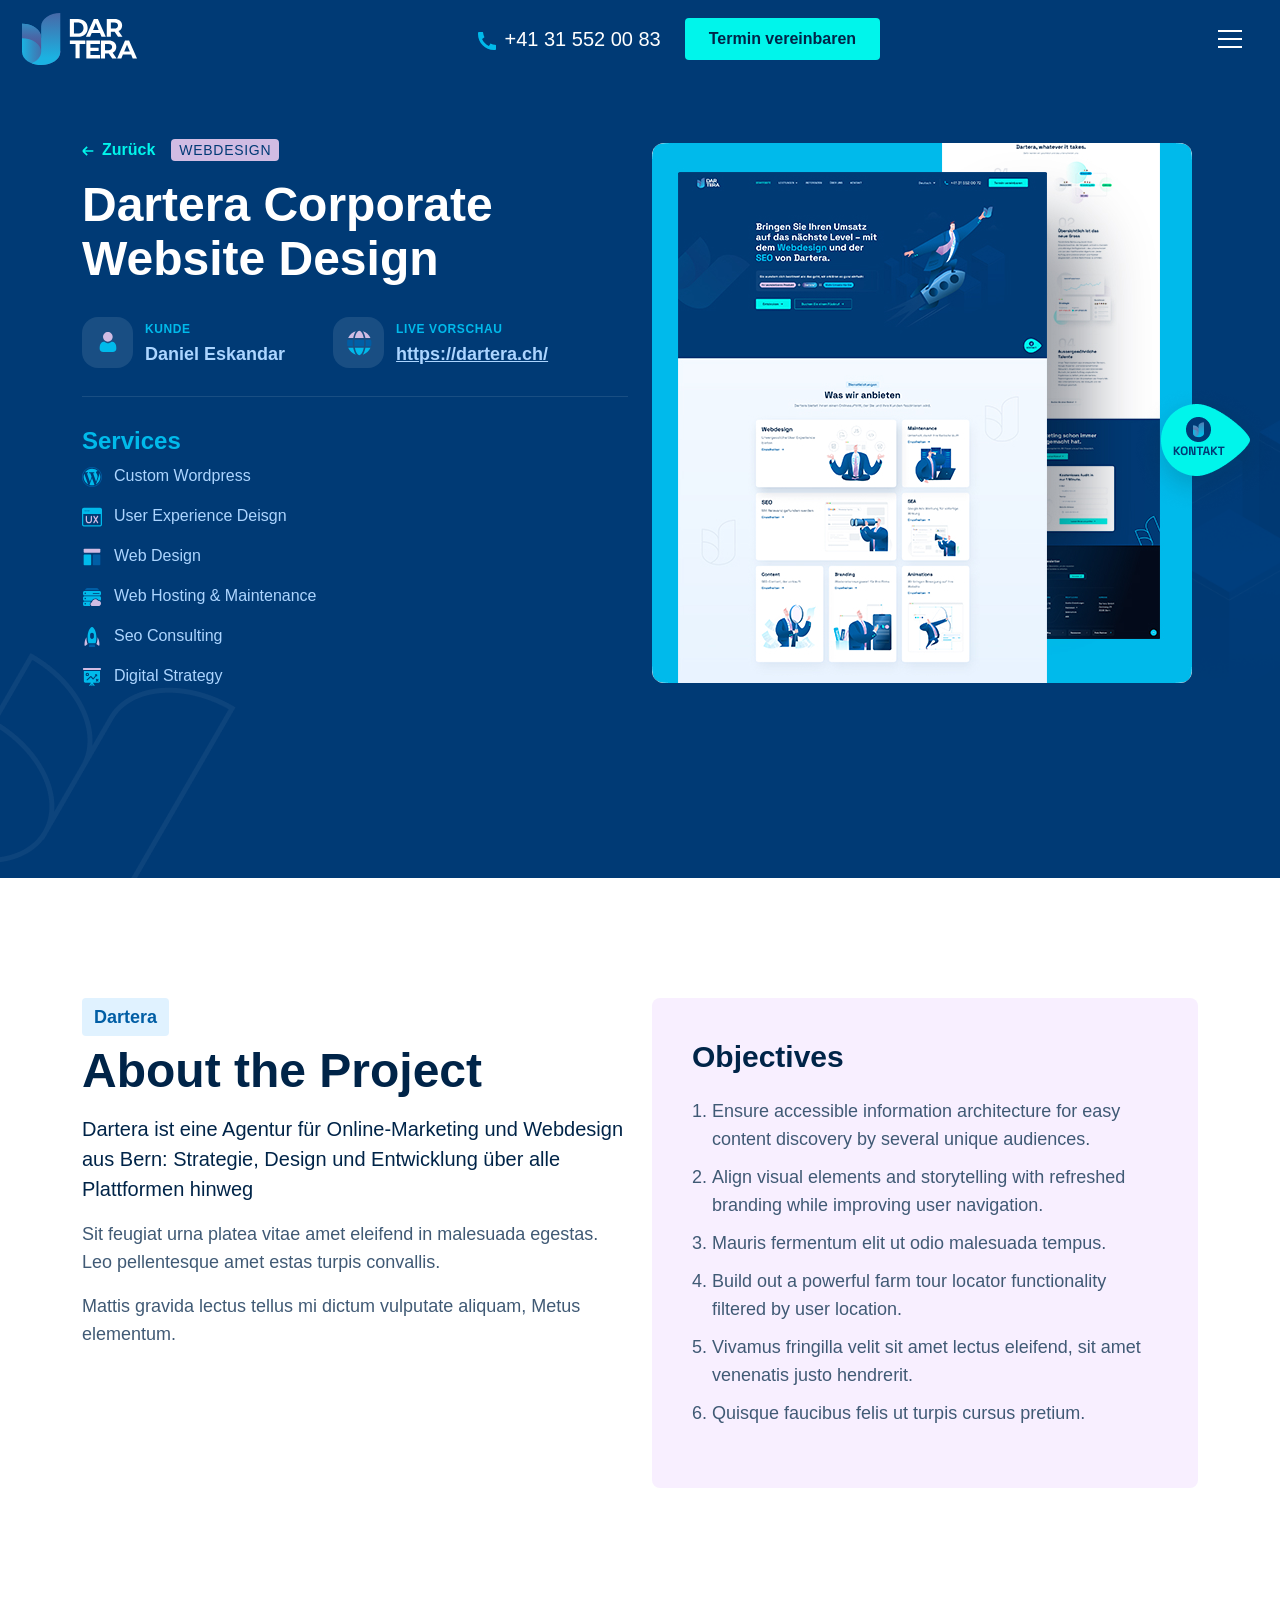
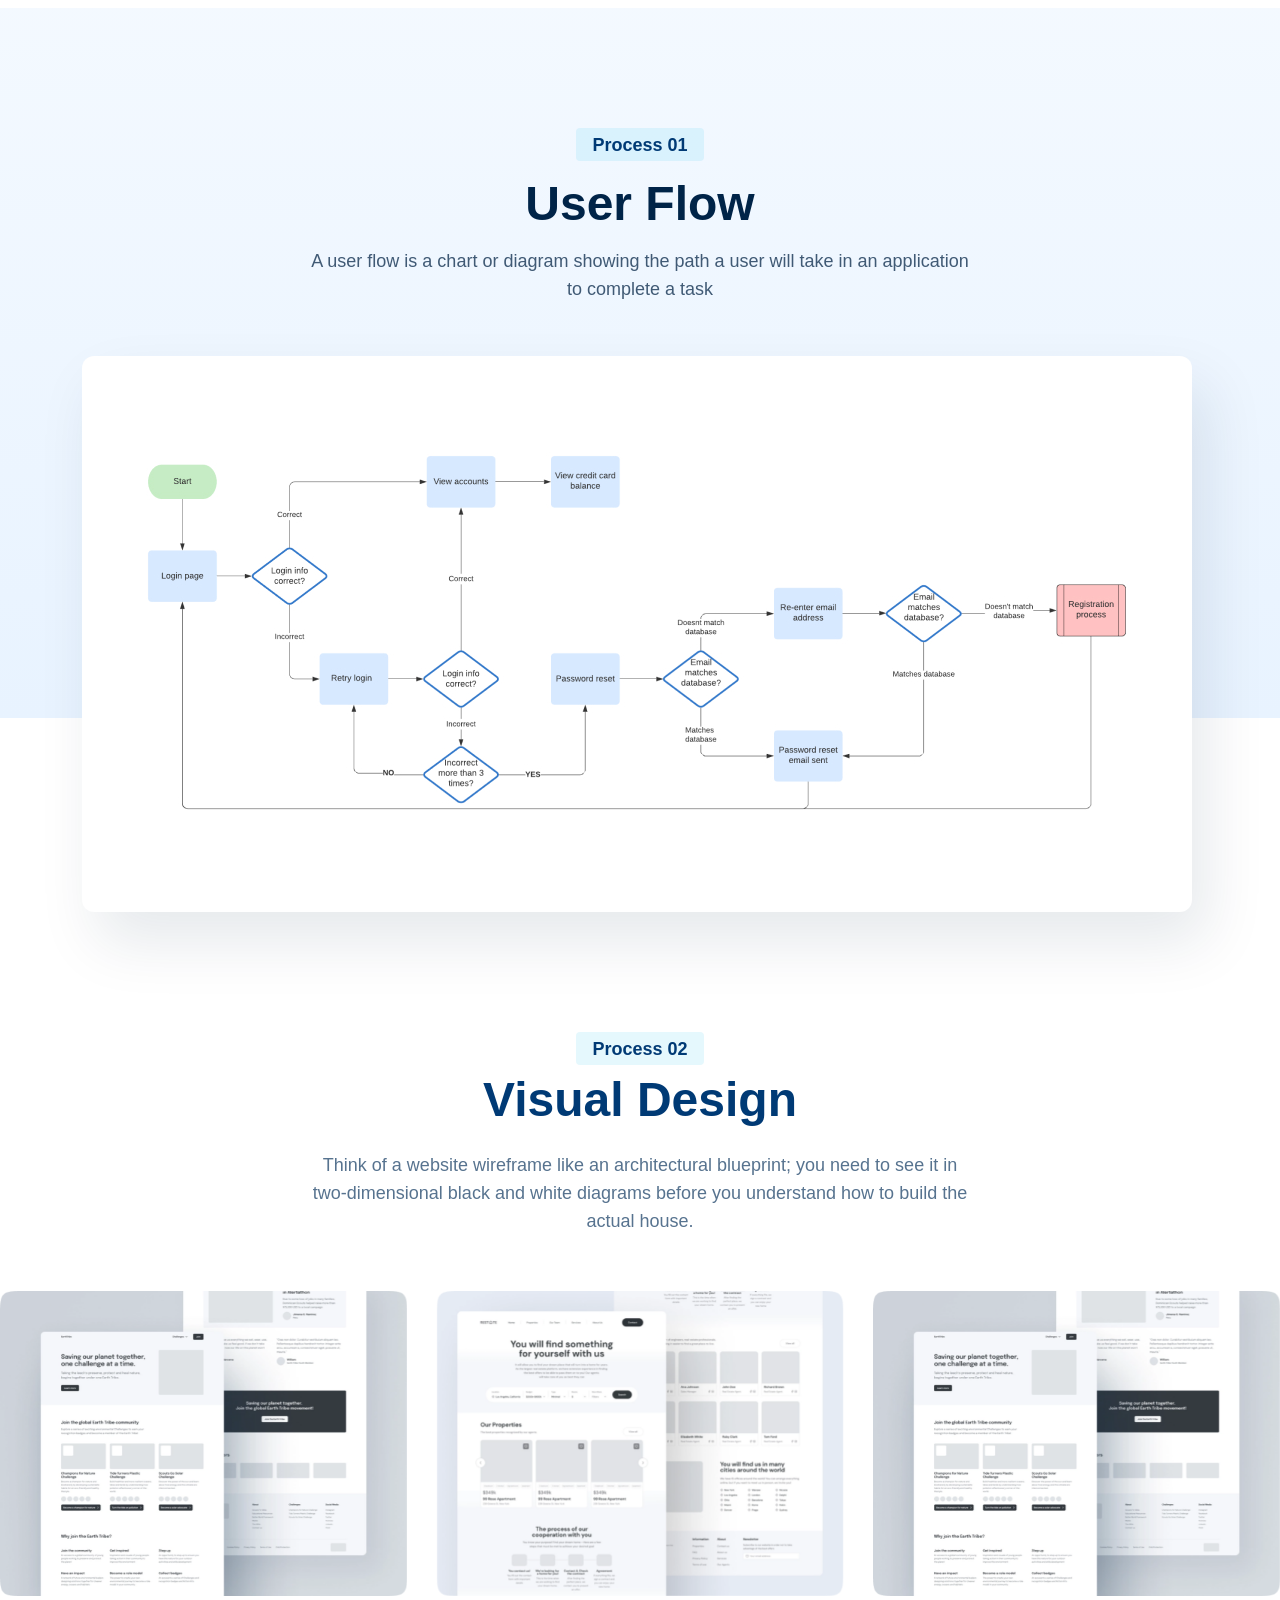
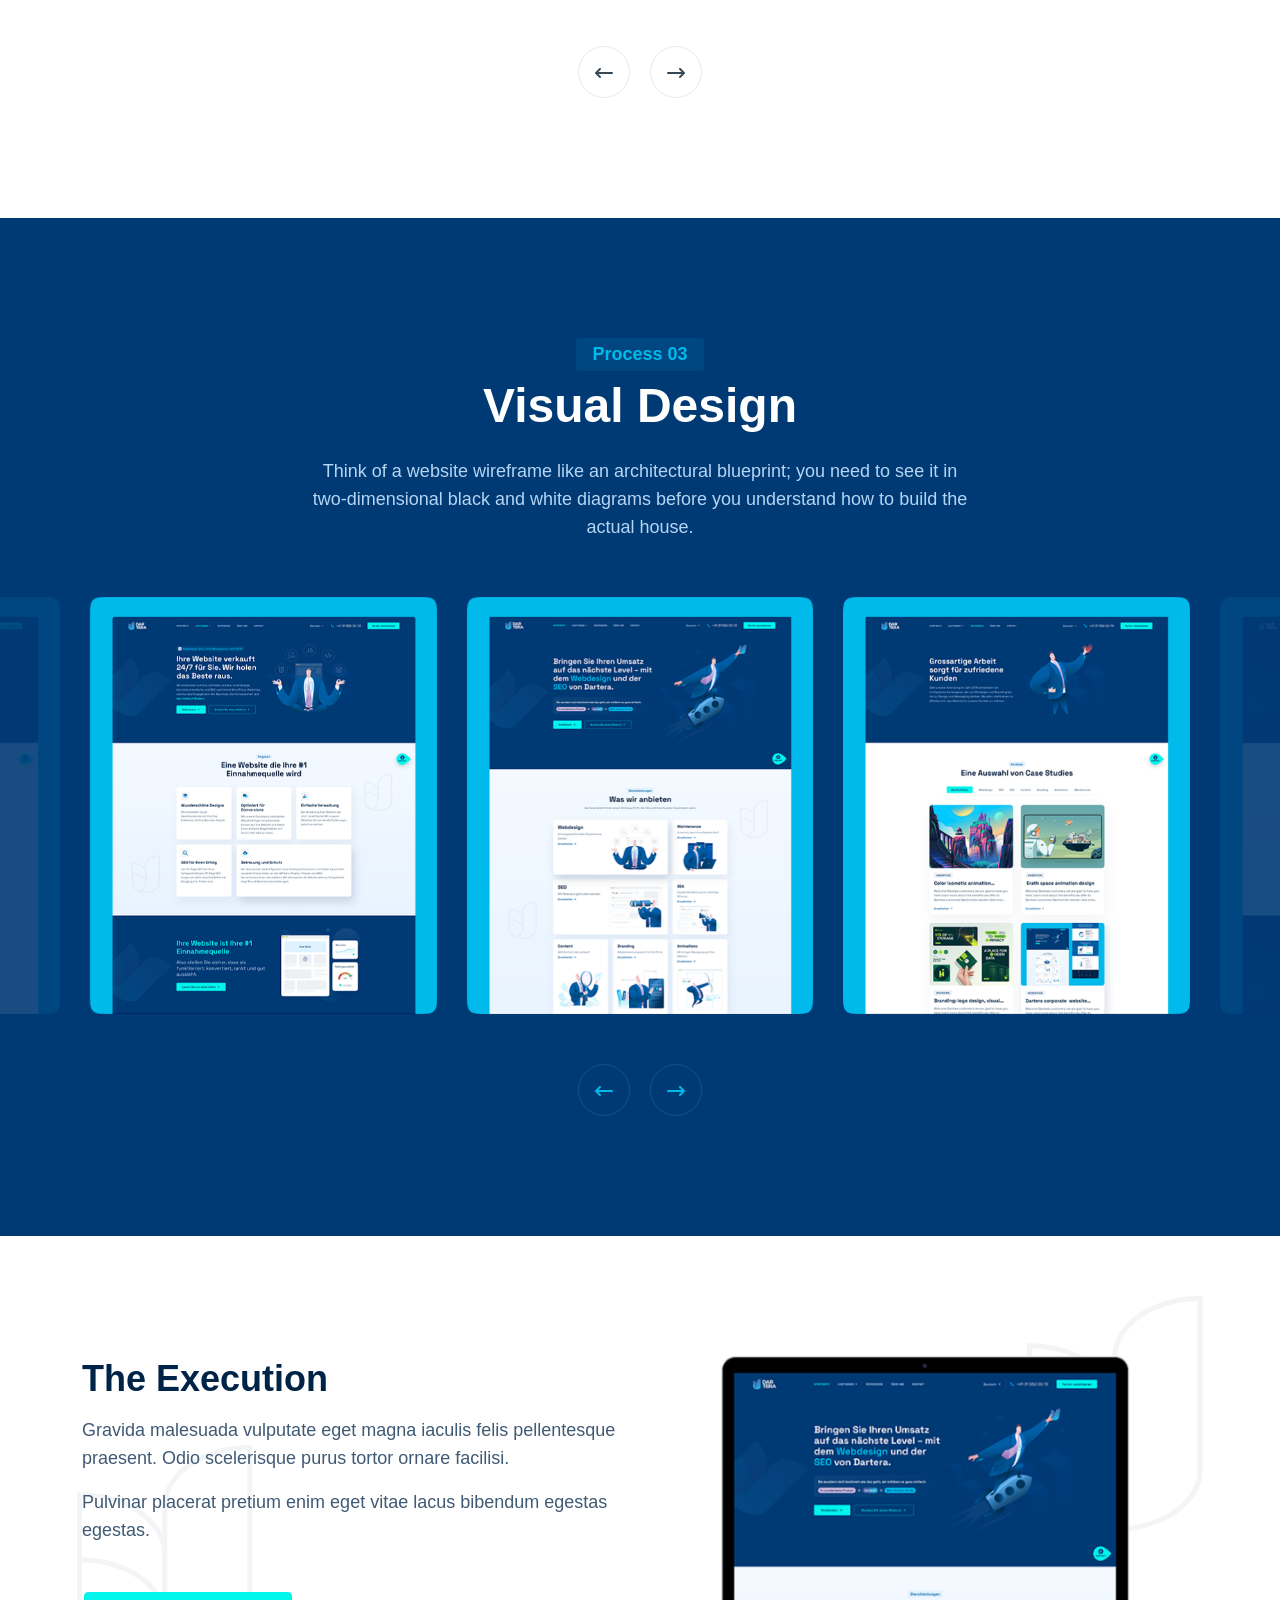
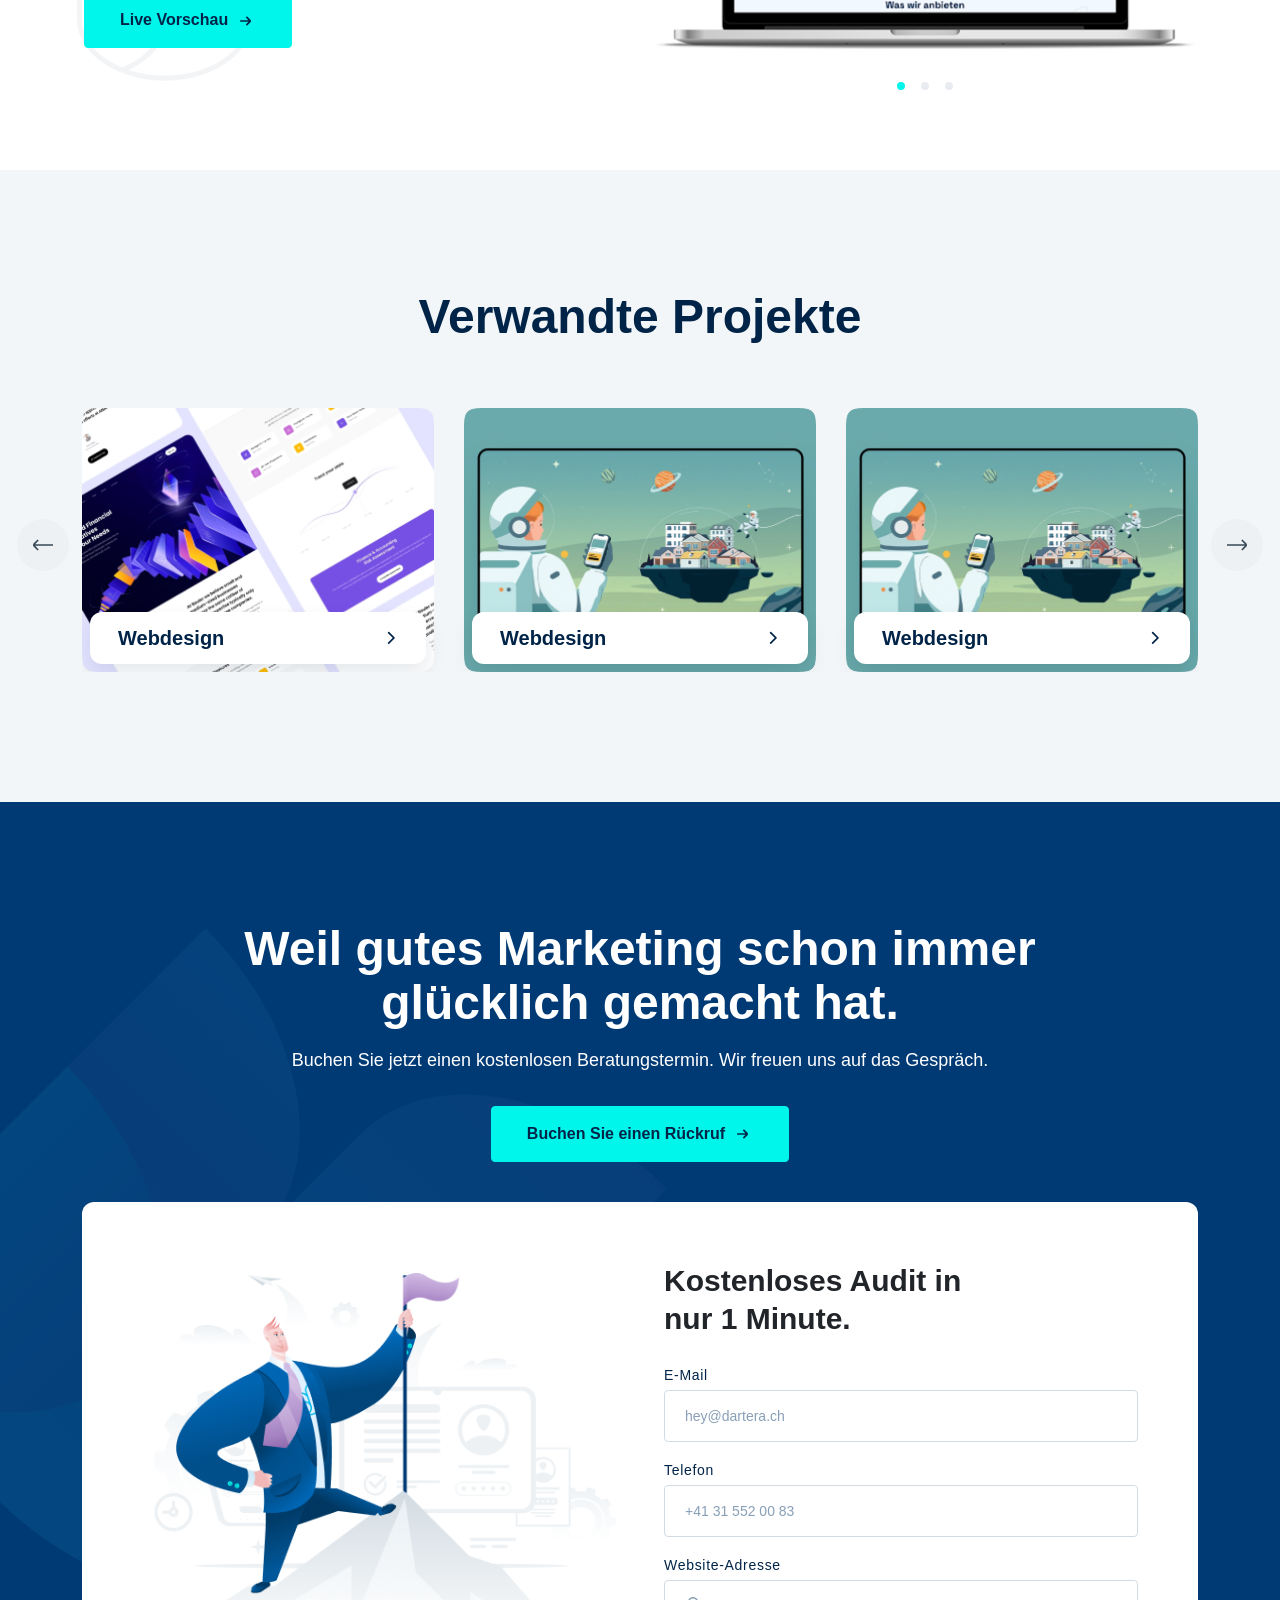
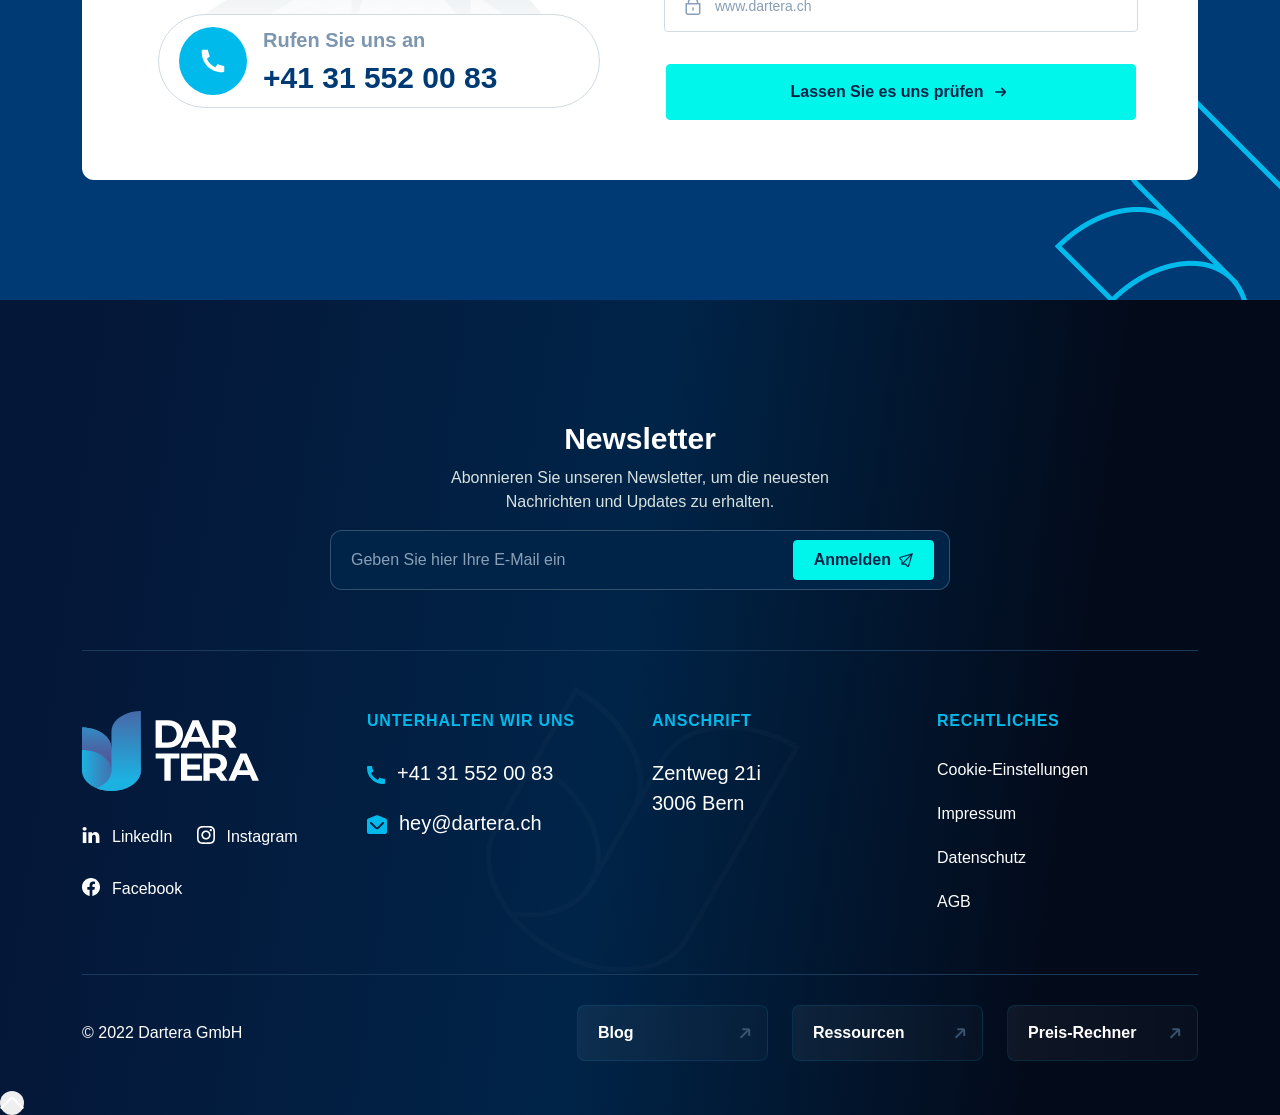
<file: portfoliodetails-webdesign.html>
<!DOCTYPE html>
<!--[if lt IE 7]>      <html class="no-js lt-ie9 lt-ie8 lt-ie7"> <![endif]-->
<!--[if IE 7]>         <html class="no-js lt-ie9 lt-ie8" lang="en-US"> <![endif]-->
<!--[if IE 8]>         <html class="no-js lt-ie9" lang="en-US"> <![endif]-->
<!--[if gt IE 8]><!-->
<!--<![endif]-->
<!--[if gte IE 9] <style type="text/css"> .gradient {filter: none;}</style><![endif]-->
<!--[if !IE]><html lang="en"><![endif]-->
<html lang="zxx" class="no-js">

<head>
    <meta charset="UTF-8">
    <meta http-equiv="X-UA-Compatible" content="IE=edge">
    <!-- Required meta tags for responsive -->
    <meta name="viewport" content="width=device-width, initial-scale=1, shrink-to-fit=no">
    <!-- The above 3 meta tags *must* come first in the head; any other head content must come *after* these tags -->
    <!-- Favicon and touch icons -->
    <link rel="icon" type="image/png" sizes="16x16" href="assets/img/favicon/favicoon.svg">
    <meta name="misapplication-TileColor" content="#ffffff">
    <meta name="theme-color" content="#ffffff">
    <!-- Twitter Card data -->
    <meta name="twitter:card" content="">
    <meta name="twitter:site" content="@twitter_username">
    <meta name="twitter:title" content="">
    <meta name="twitter:description" content="">
    <meta name="twitter:image" content="">
    <!-- Open Graph data -->
    <meta property="og:title" content="">
    <meta property="og:type" content="article">
    <meta property="og:url" content="">
    <meta property="og:image" content="">
    <meta property="og:description" content="">
    <meta property="og:site_name" content="R">
    <meta property="fb:admins" content="Facebook numeric ID">
    <!-- gmail verification -->
    <meta name="google-site-verification" content="">
    <!-- Website title -->
    <title>Portfoliodetails Webdesign</title>
    <link rel="stylesheet" href="assets/css/nioicon.css">
    <link rel="stylesheet" href="assets/css/animate.css">
    <!-- Local server Bootstrap CSS -->
    <!-- <link rel="stylesheet" href="assets/css/bootstrap.min.css"> -->

    <!-- CDN Bootstrap CSS -->
    <link rel="stylesheet" href="https://cdn.jsdelivr.net/npm/bootstrap@5.2.2/dist/css/bootstrap.min.css">
    <link rel="stylesheet" href="https://cdnjs.cloudflare.com/ajax/libs/OwlCarousel2/2.3.4/assets/owl.carousel.min.css">
    <link rel="stylesheet"
        href="https://cdnjs.cloudflare.com/ajax/libs/OwlCarousel2/2.3.4/assets/owl.theme.default.min.css">
    <!-- Main CSS -->
    <link rel="stylesheet" type="text/css" href="assets/css/style.css">
    <!-- jQuery (necessary for jQuery plugins) -->
    <script src="assets/js/jquery-3.6.1.min.js"></script>
</head>

<body>
    <!-- Main Coding Start Here -->

    <!-- header -/Start -->
    <header id="header">
        <!-- navbar -/Start -->
        <div class="header">
            <div class="container-fluid p-0">
                <nav class="menu-area navbar py-0 navbar-expand-xxl py-2">
                    <div class="container-fluid">
                        <a href="index.html" class="navbar-brand theme-logo">
                            <img src="assets/img/logo.svg" alt="logo" class="img-fluid">
                        </a>

                        <div class="d-xxl-none d-flex align-items-center gap-4 contactInfo px-4">
                            <a href="+41315520083" class=" text-decoration-none phone text-white fs-5">
                                <span><img src="assets/img/call.svg" class="img-fluid" alt="call"></span>
                                +41 31 552 00 83
                            </a>
                            <button type="button" class="nav-btn px-4 border-0 fs-6 fw-semi-bold text-gray_1">
                                Termin vereinbaren
                            </button>
                        </div>


                        <button class="navbar-toggler border-0" type="button" data-bs-toggle="collapse"
                            data-bs-target="#nav-toggle" aria-controls="nav-toggle" aria-expanded="false"
                            aria-label="Toggle navigation">
                            <span><img src="assets/img/menu.png" class="img-fluid" alt=""></span>
                        </button>



                        <div class="collapse navbar-collapse" id="nav-toggle">
                            <ul class="menu navbar-nav mx-auto mb-2 mb-lg-0">
                                <li class="nav-item">
                                    <a class="nav-link active py-4 px-0 mx-3 active fs-14 fw-bold text-uppercase"
                                        aria-current="page" href="index.html">Startseite</a>
                                </li>
                                <li class="nav-item dropdown">
                                    <a class="nav-link text-light_white py-4 px-0 mx-3 dropdown-toggle fs-14 fw-bold text-uppercase"
                                        href="#" role="button" data-bs-toggle="dropdown" aria-expanded="false">
                                        Leistungen
                                    </a>
                                    <div
                                        class="dropdown-menu mega-menu dropdown-menu-end fade-down bg-white box-shadow radius-8">
                                        <div class="dropdown-shape">
                                            <img src="assets/img/dropdown-shape.png " class="img-fluid" alt="">
                                        </div>
                                        <div class="row gx-2">
                                            <div class="col-xl-6">
                                                <a href="#"
                                                    class="nav-dropdown-item d-flex align-items-start gap-2 justify-content-between mb-3">
                                                    <div class="sidebar-left d-flex align-items-center gap-3">
                                                        <img src="assets/img/dropdown-logo1.png"
                                                            class="img-fluid dropdown-logo d-flex align-items-center justify-content-center"
                                                            alt="sidebarlogo">
                                                        <div>
                                                            <h5 class="fs-6 fw-bold text-indigo_dye">Webdesign</h5>
                                                            <p class="pb-0 text-gray_3 fs-12 mb-0 short-text">
                                                                Unvergessliche User Experience bieten</p>
                                                        </div>

                                                    </div>
                                                    <div class="">
                                                        <svg class="me-2 mt-2" width="11" height="10"
                                                            viewBox="0 0 11 10" fill="none"
                                                            xmlns="http://www.w3.org/2000/svg">
                                                            <path
                                                                d="M10.5117 3.82164L6.93425 0.244141L5.75591 1.42247L8.50008 4.16664H0.166748V5.83331H8.50008L5.75591 8.57747L6.93425 9.75581L10.5117 6.17831C10.8242 5.86576 10.9997 5.44191 10.9997 4.99997C10.9997 4.55803 10.8242 4.13419 10.5117 3.82164V3.82164Z"
                                                                fill="white" />
                                                        </svg>
                                                    </div>
                                                </a>
                                            </div>
                                            <div class="col-xl-6">
                                                <a href="#"
                                                    class="nav-dropdown-item d-flex align-items-start gap-2 justify-content-between mb-3">
                                                    <div class="sidebar-left d-flex align-items-center gap-3">
                                                        <img src="assets/img/dropdown-logo6.png"
                                                            class="img-fluid dropdown-logo d-flex align-items-center justify-content-center"
                                                            alt="sidebarlogo">
                                                        <div>
                                                            <h5 class="fs-6 fw-bold text-indigo_dye">Maintenance</h5>
                                                            <p class="pb-0 text-gray_3 fs-12 mb-0 short-text">Unterhalt,
                                                                damit Ihre Website läuft</p>
                                                        </div>

                                                    </div>
                                                    <div class="">
                                                        <svg class="me-2 mt-2" width="11" height="10"
                                                            viewBox="0 0 11 10" fill="none"
                                                            xmlns="http://www.w3.org/2000/svg">
                                                            <path
                                                                d="M10.5117 3.82164L6.93425 0.244141L5.75591 1.42247L8.50008 4.16664H0.166748V5.83331H8.50008L5.75591 8.57747L6.93425 9.75581L10.5117 6.17831C10.8242 5.86576 10.9997 5.44191 10.9997 4.99997C10.9997 4.55803 10.8242 4.13419 10.5117 3.82164V3.82164Z"
                                                                fill="white" />
                                                        </svg>
                                                    </div>
                                                </a>
                                            </div>
                                            <div class="col-xl-6">
                                                <a href="#"
                                                    class="nav-dropdown-item d-flex align-items-start gap-2 justify-content-between mb-3">
                                                    <div class="sidebar-left d-flex align-items-center gap-3">
                                                        <img src="assets/img/dropdown-logo2.png"
                                                            class="img-fluid dropdown-logo d-flex align-items-center justify-content-center"
                                                            alt="sidebarlogo">
                                                        <div>
                                                            <h5 class="fs-6 fw-bold text-indigo_dye">SEO</h5>
                                                            <p class="pb-0 text-gray_3 fs-12 mb-0 short-text">Mit
                                                                Relevanz gefunden werden</p>
                                                        </div>

                                                    </div>
                                                    <div class="">
                                                        <svg class="me-2 mt-2" width="11" height="10"
                                                            viewBox="0 0 11 10" fill="none"
                                                            xmlns="http://www.w3.org/2000/svg">
                                                            <path
                                                                d="M10.5117 3.82164L6.93425 0.244141L5.75591 1.42247L8.50008 4.16664H0.166748V5.83331H8.50008L5.75591 8.57747L6.93425 9.75581L10.5117 6.17831C10.8242 5.86576 10.9997 5.44191 10.9997 4.99997C10.9997 4.55803 10.8242 4.13419 10.5117 3.82164V3.82164Z"
                                                                fill="white" />
                                                        </svg>
                                                    </div>
                                                </a>
                                            </div>
                                            <div class="col-xl-6">
                                                <a href="#"
                                                    class="nav-dropdown-item d-flex align-items-start gap-2 justify-content-between mb-3">
                                                    <div class="sidebar-left d-flex align-items-center gap-3">
                                                        <img src="assets/img/dropdown-logo7.png"
                                                            class="img-fluid dropdown-logo d-flex align-items-center justify-content-center"
                                                            alt="sidebarlogo">
                                                        <div>
                                                            <h5 class="fs-6 fw-bold text-indigo_dye">SEA</h5>
                                                            <p class="pb-0 text-gray_3 fs-12 mb-0 short-text">Google Ads
                                                                Werbung für sofortige Wirkung</p>
                                                        </div>

                                                    </div>
                                                    <div class="">
                                                        <svg class="me-2 mt-2" width="11" height="10"
                                                            viewBox="0 0 11 10" fill="none"
                                                            xmlns="http://www.w3.org/2000/svg">
                                                            <path
                                                                d="M10.5117 3.82164L6.93425 0.244141L5.75591 1.42247L8.50008 4.16664H0.166748V5.83331H8.50008L5.75591 8.57747L6.93425 9.75581L10.5117 6.17831C10.8242 5.86576 10.9997 5.44191 10.9997 4.99997C10.9997 4.55803 10.8242 4.13419 10.5117 3.82164V3.82164Z"
                                                                fill="white" />
                                                        </svg>
                                                    </div>
                                                </a>
                                            </div>
                                            <div class="col-xl-6">
                                                <a href="#"
                                                    class="nav-dropdown-item d-flex align-items-start gap-2 justify-content-between mb-3">
                                                    <div class="sidebar-left d-flex align-items-center gap-3">
                                                        <img src="assets/img/dropdown-logo3.png"
                                                            class="img-fluid dropdown-logo d-flex align-items-center justify-content-center"
                                                            alt="sidebarlogo">
                                                        <div>
                                                            <h5 class="fs-6 fw-bold text-indigo_dye">Content</h5>
                                                            <p class="pb-0 text-gray_3 fs-12 mb-0 short-text">
                                                                SEO-Content, der verkauft</p>
                                                        </div>

                                                    </div>
                                                    <div class="">
                                                        <svg class="me-2 mt-2" width="11" height="10"
                                                            viewBox="0 0 11 10" fill="none"
                                                            xmlns="http://www.w3.org/2000/svg">
                                                            <path
                                                                d="M10.5117 3.82164L6.93425 0.244141L5.75591 1.42247L8.50008 4.16664H0.166748V5.83331H8.50008L5.75591 8.57747L6.93425 9.75581L10.5117 6.17831C10.8242 5.86576 10.9997 5.44191 10.9997 4.99997C10.9997 4.55803 10.8242 4.13419 10.5117 3.82164V3.82164Z"
                                                                fill="white" />
                                                        </svg>
                                                    </div>
                                                </a>
                                            </div>
                                            <div class="col-xl-6">
                                                <a href="#"
                                                    class="nav-dropdown-item d-flex align-items-start gap-2 justify-content-between mb-3">
                                                    <div class="sidebar-left d-flex align-items-center gap-3">
                                                        <img src="assets/img/dropdown-logo8.png"
                                                            class="img-fluid dropdown-logo d-flex align-items-center justify-content-center"
                                                            alt="sidebarlogo">
                                                        <div>
                                                            <h5 class="fs-6 fw-bold text-indigo_dye">Branding</h5>
                                                            <p class="pb-0 text-gray_3 fs-12 mb-0 short-text">
                                                                Wiedererkennungswert für Ihre Firma</p>
                                                        </div>

                                                    </div>
                                                    <div class="">
                                                        <svg class="me-2 mt-2" width="11" height="10"
                                                            viewBox="0 0 11 10" fill="none"
                                                            xmlns="http://www.w3.org/2000/svg">
                                                            <path
                                                                d="M10.5117 3.82164L6.93425 0.244141L5.75591 1.42247L8.50008 4.16664H0.166748V5.83331H8.50008L5.75591 8.57747L6.93425 9.75581L10.5117 6.17831C10.8242 5.86576 10.9997 5.44191 10.9997 4.99997C10.9997 4.55803 10.8242 4.13419 10.5117 3.82164V3.82164Z"
                                                                fill="white" />
                                                        </svg>
                                                    </div>
                                                </a>
                                            </div>
                                            <div class="col-xl-6">
                                                <a href="#"
                                                    class="nav-dropdown-item d-flex align-items-start gap-2 justify-content-between mb-3">
                                                    <div class="sidebar-left d-flex align-items-center gap-3">
                                                        <img src="assets/img/dropdown-logo4.png"
                                                            class="img-fluid dropdown-logo d-flex align-items-center justify-content-center"
                                                            alt="sidebarlogo">
                                                        <div>
                                                            <h5 class="fs-6 fw-bold text-indigo_dye">Animations</h5>
                                                            <p class="pb-0 text-gray_3 fs-12 mb-0 short-text">Wir
                                                                bringen Bewegung auf Ihre Website</p>
                                                        </div>

                                                    </div>
                                                    <div class="">
                                                        <svg class="me-2 mt-2" width="11" height="10"
                                                            viewBox="0 0 11 10" fill="none"
                                                            xmlns="http://www.w3.org/2000/svg">
                                                            <path
                                                                d="M10.5117 3.82164L6.93425 0.244141L5.75591 1.42247L8.50008 4.16664H0.166748V5.83331H8.50008L5.75591 8.57747L6.93425 9.75581L10.5117 6.17831C10.8242 5.86576 10.9997 5.44191 10.9997 4.99997C10.9997 4.55803 10.8242 4.13419 10.5117 3.82164V3.82164Z"
                                                                fill="white" />
                                                        </svg>
                                                    </div>
                                                </a>
                                            </div>
                                        </div>
                                    </div>
                                </li>
                                <li class="nav-item">
                                    <a class="nav-link text-light_white py-4 px-0 mx-3 fs-14 fw-bold text-uppercase"
                                        href="referenzen.html">Referenzen</a>
                                </li>
                                <li class="nav-item">
                                    <a class="nav-link text-light_white py-4 px-0 mx-3 fs-14 fw-bold text-uppercase"
                                        href="#">Über
                                        uns</a>
                                </li>
                                <li class="nav-item">
                                    <a class="nav-link text-light_white py-4 px-0 mx-3 fs-14 fw-bold text-uppercase"
                                        href="#">Kontakt</a>
                                </li>
                            </ul>


                            <div class="nav-right d-flex align-items-center">
                                <div class="nav-item dropdown language pe-2">
                                    <a class="nav-link text-light_white py-4 px-0 mx-3 dropdown-toggle fs-14 fw-bold text-uppercase"
                                        href="#" role="button" data-bs-toggle="dropdown" aria-expanded="false">
                                        German
                                    </a>
                                    <ul class="dropdown-menu dropdown-menu-end fade-down">
                                        <li>
                                            <a class="dropdown-item text-light_white fs-14 fw-bold text-uppercase"
                                                href="#">
                                                Action
                                            </a>
                                        </li>
                                        <li>
                                            <a class="dropdown-item text-light_white fs-14 fw-bold text-uppercase"
                                                href="#">
                                                Another action
                                            </a>
                                        </li>
                                        <li>
                                            <a class="dropdown-item text-light_white fs-14 fw-bold text-uppercase"
                                                href="#">
                                                Something else here
                                            </a>
                                        </li>
                                    </ul>
                                </div>
                                <div class="d-xxl-flex d-none align-items-center gap-4 contactInfo px-4">
                                    <a href="+41315520083" class=" text-decoration-none phone text-white fs-5">
                                        <span><img src="assets/img/call.svg" class="img-fluid" alt="call"></span>
                                        +41 31 552 00 83
                                    </a>
                                    <button type="button" class="nav-btn px-4 border-0 fs-6 fw-semi-bold text-gray_1">
                                        Termin vereinbaren
                                    </button>
                                </div>
                                <div class="sidebar">
                                    <!-- <img src="assets/img/humbarger.svg" class="img-fluid" alt="sidebar"> -->

                                    <!-- <svg width="24" height="18" viewBox="0 0 24 18" fill="none"
                                            xmlns="http://www.w3.org/2000/svg">
                                            <rect x="12" width="12" height="2" fill="#00BAEB" />
                                            <rect x="12" y="16" width="12" height="2" fill="#00BAEB" />
                                            <rect x="0" y="8" width="24" height="2" fill="#00BAEB" />
                                        </svg> -->

                                    <svg class="sidebarToggle d-block" width="24" height="24" viewBox="0 0 24 24"
                                        fill="none" xmlns="http://www.w3.org/2000/svg">
                                        <rect x="12" y="3" width="24" height="2" fill="#00BAEB" />
                                        <rect x="12" y="19" width="24" height="2" fill="#00BAEB" />
                                        <rect x="0" y="11" width="24" height="2" fill="#00BAEB" />
                                    </svg>



                                    <svg class="sidebarClose d-none" width="22" height="20" viewBox="0 0 22 20"
                                        fill="none" xmlns="http://www.w3.org/2000/svg">
                                        <rect x="0.804688" y="17.7783" width="24" height="2"
                                            transform="rotate(-45 0.804688 17.7783)" fill="#00BAEB" />
                                        <rect x="2.21875" y="0.807617" width="24" height="2"
                                            transform="rotate(45 2.21875 0.807617)" fill="#00BAEB" />
                                    </svg>


                                </div>
                            </div>
                        </div>
                    </div>
                </nav>
            </div>
        </div>
        <!-- navbar -/End -->
    </header>
    <!--/ header -/End -->



    <!-- Banner -->
    <section class="subpage-page-banner portfolio-details-banner bg-indigo_dye position-relative subpage-inside">
        <div class="banner-shape position-absolute bottom-0 start-0">
            <img src="assets/img/banner-left-shape.png" class="img-fluid " alt="">
        </div>

        <div class="contact-toggle" data-bs-toggle="offcanvas" data-bs-target="#offcanvasWithBothOptions"
            aria-controls="offcanvasWithBothOptions">
            <img src="assets/img/banner-click.png" class="img-fluid" alt="contact toggle">
        </div>

        <div class="container">
            <div class="row align-items-center">
                <div class="col-md-6">
                    <div class="banner-left border-1 pb-3 mb-30 pb-4">
                        <div class="mb-3 d-flex align-items-center gap-3">
                            <a href="#"
                                class="d-flex align-items-center gap-1 text-flourescent_blue text-decoration-none fs-6 fw-semi-bold transition-02 text-hover">
                                <span class="me-1">
                                    <svg width="12" height="10" viewBox="0 0 12 10" fill="none"
                                        xmlns="http://www.w3.org/2000/svg">
                                        <path
                                            d="M11.333 4.1642H2.99964L5.74381 1.42003L4.56548 0.241699L0.987977 3.8192C0.675525 4.13175 0.5 4.55559 0.5 4.99753C0.5 5.43947 0.675525 5.86332 0.987977 6.17587L4.56548 9.75337L5.74381 8.57503L2.99964 5.83087H11.333V4.1642Z"
                                            fill="#00F5EB" />
                                    </svg>

                                </span>
                                <span>
                                    Zurück
                                </span>
                            </a>
                            <span
                                class="px-2 bg-thristle_purple radius-4 text-indigo_dye text-uppercase fs-14 fw-medium lt-space-05">
                                webdesign
                            </span>
                        </div>

                        <h1 class="fs-48 fw-bold text-white mb-30">
                            Dartera Corporate Website Design
                        </h1>

                        <div class="portfolio-auth-info d-flex flex-wrap align-items-center gap-5 pb-1">
                            <div class="portfolio-auth-info-item d-flex align-items-center gap-2">
                                <div class="info-icon radius-16 d-flex align-items-center justify-content-center">
                                    <img src="assets/img/single-author.svg" alt="User" class="img-fluid">
                                </div>
                                <div class="info-content ms-1">
                                    <span class="fs-12 fw-bold text-uppercase text-cyan lt-space-05">
                                        Kunde
                                    </span>
                                    <p class="mb-0 fs-18 fw-semi-bold text-blue-eyes">
                                        Daniel Eskandar
                                    </p>
    
                                </div>
                            </div>
    
                            <div class="portfolio-auth-info-item d-flex align-items-center gap-2">
                                <div class="info-icon radius-16 d-flex align-items-center justify-content-center">
                                    <img src="assets/img/glove-icon.svg" alt="User" class="img-fluid">
                                </div>
                                <div class="info-content ms-1">
                                    <span class="fs-12 fw-bold text-uppercase text-cyan lt-space-05">
                                        Live Vorschau
                                    </span>
                                    <a class="mb-0 fs-18 fw-semi-bold text-blue-eyes d-block text-hover transition-02">
                                        https://dartera.ch/
                                    </a>
    
                                </div>
                            </div>
                        </div>
                    </div>

                    <div class="">
                        <h5 class="fs-4 text-cyan fw-bold">
                            Services
                        </h5>
                        <ul class="list-unstyled m-0 p-0">
                            <li class="d-flex align-items-center gap-2 text-blue-eyes mb-2 pb-2">
                                <span class="pe-1">
                                    <img src="assets/img/wordpress.svg" alt="wordpress" class="img-fluid">
                                </span>
                                Custom Wordpress
                            </li>
                            <li class="d-flex align-items-center gap-2 text-blue-eyes mb-2 pb-2">
                                <span class="pe-1">
                                    <img src="assets/img/ux-design.svg" alt="wordpress" class="img-fluid">
                                </span>
                                User Experience Deisgn
                            </li>
                            <li class="d-flex align-items-center gap-2 text-blue-eyes mb-2 pb-2">
                                <span class="pe-1">
                                    <img src="assets/img/webdesign.svg" alt="wordpress" class="img-fluid">
                                </span>
                                Web Design
                            </li>
                            <li class="d-flex align-items-center gap-2 text-blue-eyes mb-2 pb-2">
                                <span class="pe-1">
                                    <img src="assets/img/hosting.svg" alt="wordpress" class="img-fluid">
                                </span>
                                Web Hosting & Maintenance
                            </li>
                            <li class="d-flex align-items-center gap-2 text-blue-eyes mb-2 pb-2">
                                <span class="pe-1">
                                    <img src="assets/img/seoicon.svg" alt="wordpress" class="img-fluid">
                                </span>
                                Seo Consulting
                            </li>
                            <li class="d-flex align-items-center gap-2 text-blue-eyes">
                                <span class="pe-1">
                                    <img src="assets/img/digital-strategy.svg" alt="wordpress" class="img-fluid">
                                </span>
                                Digital Strategy
                            </li>
                        </ul>
                    </div>

                    

                </div>
                <div class="col-md-6">
                    <div class="">
                        <img src="assets/img/portfoliodetails_sea-img.jpg" alt="Banner image" class="img-fluid radius-12">
                    </div>
                </div>
            </div>

        </div>
    </section>
    <!--/ Banner -->


    <!-- About the Project / Start -->
    <section class="section-padding">
        <div class="container">
            <div class="row">
                <div class="col-lg-6">
                    <div class="project-about">
                        <h6 class="sub-title fs-18 fw-semi-bold text-lapis_lazuli bg-lapis_lazuli_light radius-4 d-inline-block mb-2">
                            Dartera
                        </h6>
                        <h2 class="fs-48 fw-bold text-gray_1 mb-0 pb-3">
                            About the Project
                        </h2>
                        <p class="fs-5 text-gray_1 mb-0 pb-3">
                            Dartera ist eine Agentur für Online-Marketing und Webdesign aus Bern: Strategie, Design und Entwicklung über alle Plattformen hinweg
                        </p>
                        <p class="fs-18 text-gray_2 mb-0 pb-3">
                            Sit feugiat urna platea vitae amet eleifend in malesuada egestas. Leo pellentesque amet estas turpis convallis.
                        </p>
                        <p class="fs-18 text-gray_2 mb-0">
                            Mattis gravida lectus tellus mi dictum vulputate aliquam, Metus elementum.
                        </p>
                    </div>
                </div>
                <div class="col-lg-6">
                    <div class="objective bg-thristle_purple_light radius-8">
                        <h4 class="fs-30 text-gray_1 fw-bold pb-2">
                            Objectives
                        </h4>

                        <ul class="objective-list list-unstyled">
                            <li class="objective-list-item mb-0 fs-18 text-gray_2">Ensure accessible information architecture for easy content discovery by several unique audiences.</li>
                            <li class="objective-list-item mb-0 fs-18 text-gray_2">Align visual elements and storytelling with refreshed branding while improving user navigation.</li>
                            <li class="objective-list-item mb-0 fs-18 text-gray_2">Mauris fermentum elit ut odio malesuada tempus.</li>
                            <li class="objective-list-item mb-0 fs-18 text-gray_2">Build out a powerful farm tour locator functionality filtered by user location.</li>
                            <li class="objective-list-item mb-0 fs-18 text-gray_2">Vivamus fringilla velit sit amet lectus eleifend, sit amet venenatis justo hendrerit.</li>
                            <li class="objective-list-item mb-0 fs-18 text-gray_2">Quisque faucibus felis ut turpis cursus pretium.</li>
                        </ul>
                    </div>
                </div>
            </div>
        </div>
    </section>
    <!-- About the Project / End -->


    <!-- User Flow / Start -->
    <section class="user-flow execution section-padding bg-white">
        <div class="container">
            <div class="row align-items-center">
                <div class="col-lg-12">
                    <div class="abs-left text-center">
                        <div class="subpage-badge px-3 text-indigo_dye fs-18 fw-semi-bold d-inline-flex align-items-center mb-3">
                            <p class="mb-0">
                                Process 01
                            </p>
                        </div>
                        <h2 class="fs-48 fw-bold text-gray_1 mb-0 pb-3">
                            User Flow
                        </h2>
                        <p class="fs-18 text-gray_2 mb-0 pb-3">
                            A user flow is a chart or diagram showing the path a user will take in an application <br class="d-none d-lg-block"> to complete a task
                        </p>

                        
                    </div>
                </div>
            </div>
        </div>
    </section>
    <!-- User Flow / End -->

    <div class="user-flow-image">
        <div class="container">
            <div class="">
                <img src="assets/img/user-flow.jpg" alt="User flow" class="img-fluid user-flow-img radius-12">
            </div>
        </div>
    </div>


    <!-- process Slider Start  -->
    <section class="process-slider section-padding bg-white px-3 px-lg-0">
        <div class="container">
            <div class="section-heading text-center mb-5 pb-2">
                <div class="subpage-badge px-3 text-indigo_dye fs-18 fw-semi-bold d-inline-flex align-items-center">
                    <p class="mb-0">
                        Process 02
                    </p>
                </div>

                <h2 class="fs-48 fw-bold text-indigo_dye mt-2 mb-3">
                    Visual Design
                </h2>
                <p class="fs-18 text-gray_3 mt-4 mb-0">
                    Think of a website wireframe like an architectural blueprint; you need to see it in <br
                        class="d-none d-lg-inline"> two-dimensional
                    black and white diagrams before you understand how to build the <br
                        class="d-none d-lg-inline">actual house.
                </p>
            </div>
        </div>
        <div id="process2" class="process-slider-active owl-carousel owl-theme">
            <a href="#" class="process-item d-block">
                <img class="img-fluid" src="./assets/img/process-img4.png" alt="img" />
            </a>
            <a href="#" class="process-item d-block">
                <img class="img-fluid" src="./assets/img/process-img5.png" alt="img" />
            </a>
            <a href="#" class="process-item d-block">
                <img class="img-fluid" src="./assets/img/process-img4.png" alt="img" />
            </a>
            <a href="#" class="process-item d-block">
                <img class="img-fluid" src="./assets/img/process-img5.png" alt="img" />
            </a>
            <a href="#" class="process-item d-block">
                <img class="img-fluid" src="./assets/img/process-img4.png" alt="img" />
            </a>
            <a href="#" class="process-item d-block">
                <img class="img-fluid" src="./assets/img/process-img5.png" alt="img" />
            </a>
            <a href="#" class="process-item d-block">
                <img class="img-fluid" src="./assets/img/process-img4.png" alt="img" />
            </a>
            <a href="#" class="process-item d-block">
                <img class="img-fluid" src="./assets/img/process-img5.png" alt="img" />
            </a>
            <a href="#" class="process-item d-block">
                <img class="img-fluid" src="./assets/img/process-img4.png" alt="img" />
            </a>
            <a href="#" class="process-item d-block">
                <img class="img-fluid" src="./assets/img/process-img5.png" alt="img" />
            </a>
            <a href="#" class="process-item d-block">
                <img class="img-fluid" src="./assets/img/process-img4.png" alt="img" />
            </a>
            <a href="#" class="process-item d-block">
                <img class="img-fluid" src="./assets/img/process-img5.png" alt="img" />
            </a>
        </div>
    </section>
    <!-- process Slider Start  -->


    <!-- process Slider Start  -->
    <section class="process-slider section-padding bg-indigo_dye px-3 px-lg-0">
        <div class="container">
            <div class="section-heading text-center mb-5 pb-2">
                <div class="subpage-badge px-3 text-cyan fs-18 fw-semi-bold d-inline-flex align-items-center">
                    <p class="mb-0">
                        Process 03
                    </p>
                </div>

                <h2 class="fs-48 fw-bold text-white mt-2 mb-3">
                    Visual Design
                </h2>
                <p class="fs-18 text-light_white mt-4 mb-0">
                    Think of a website wireframe like an architectural blueprint; you need to see it in <br
                        class="d-none d-lg-inline"> two-dimensional
                    black and white diagrams before you understand how to build the <br
                        class="d-none d-lg-inline">actual house.
                </p>
            </div>
        </div>
        <div id="process-slider" class="process-slider-active owl-carousel owl-theme">
            <a href="#" class="process-item d-block">
                <img class="img-fluid" src="./assets/img/process-img1.png" alt="img" />
            </a>
            <a href="#" class="process-item d-block">
                <img class="img-fluid" src="./assets/img/process-img2.png" alt="img" />
            </a>
            <a href="#" class="process-item d-block">
                <img class="img-fluid" src="./assets/img/process-img3.png" alt="img" />
            </a>
            <a href="#" class="process-item d-block">
                <img class="img-fluid" src="./assets/img/process-img1.png" alt="img" />
            </a>
            <a href="#" class="process-item d-block">
                <img class="img-fluid" src="./assets/img/process-img2.png" alt="img" />
            </a>
            <a href="#" class="process-item d-block">
                <img class="img-fluid" src="./assets/img/process-img3.png" alt="img" />
            </a>
        </div>
    </section>
    <!-- process Slider Start  -->


    <!-- abschluss / Start -->
    <section class="abschluss section-padding bg-white">
        <div class="container">
            <div class="row align-items-center">
                <div class="col-lg-6">
                    <div class="abs-left">
                        <h3 class="fs-36 fw-bold text-gray_1 mb-0 pb-3">
                            The Execution
                        </h3>
                        <p class="fs-18 text-gray_2 mb-0 pb-3">
                            Gravida malesuada vulputate eget magna iaculis felis pellentesque praesent. Odio scelerisque
                            purus tortor ornare facilisi.
                        </p>
                        <p class="fs-18 text-gray_2 mb-0">
                            Pulvinar placerat pretium enim eget vitae lacus bibendum egestas
                            egestas.
                        </p>

                        <div class="common-btn mt-5">
                            <a href="#"
                                class="fill-btn fw-semi-bold text-gray_1 lh-20 text-decoration-none bg-flourescent_blue radius-4 d-inline-flex align-items-center gap-2">
                                <span>Live Vorschau</span>
                                <span>
                                    <svg width="20" height="20" viewBox="0 0 20 20" fill="none"
                                        xmlns="http://www.w3.org/2000/svg">
                                        <path
                                            d="M14.5117 8.82164L10.9342 5.24414L9.75591 6.42247L12.5001 9.16664H4.16675V10.8333H12.5001L9.75591 13.5775L10.9342 14.7558L14.5117 11.1783C14.8242 10.8658 14.9997 10.4419 14.9997 9.99997C14.9997 9.55803 14.8242 9.13419 14.5117 8.82164Z"
                                            fill="#002448"></path>
                                    </svg>
                                </span>
                            </a>
                        </div>
                    </div>
                </div>
                <div class="col-lg-6">
                    <div class="imageSlider">
                        <div id="carouselExampleIndicators" class="carousel slide" data-bs-ride="carousel">
                            <div class="carousel-inner">
                                <div class="carousel-item active">
                                    <img src="assets/img/abs-img.png" alt="abd-img" class="img-fluid w-100">
                                </div>
                                <div class="carousel-item">
                                    <img src="assets/img/abs-img.png" alt="abd-img" class="img-fluid w-100">
                                </div>
                                <div class="carousel-item">
                                    <img src="assets/img/abs-img.png" alt="abd-img" class="img-fluid w-100">
                                </div>
                            </div>
                            <div class="carousel-indicators mb-0">
                                <button type="button" data-bs-target="#carouselExampleIndicators" data-bs-slide-to="0"
                                    class="active" aria-current="true" aria-label="Slide 1"></button>
                                <button type="button" data-bs-target="#carouselExampleIndicators" data-bs-slide-to="1"
                                    aria-label="Slide 2"></button>
                                <button type="button" data-bs-target="#carouselExampleIndicators" data-bs-slide-to="2"
                                    aria-label="Slide 3"></button>
                            </div>
                        </div>
                    </div>
                </div>
            </div>
        </div>
    </section>
    <!-- abschluss / End -->


    <!-- Common Slider Start  -->
    <section class="common-slider section-padding bg-gray_7">
        <div class="container">
            <div class="section-heading text-center mb-5 pb-2">
                <h2 class="fs-48 fw-bold text-gray_1">
                    Verwandte Projekte
                </h2>
            </div>
            <div id="common-slider" class="owl-carousel owl-theme">
                <!--slider 1 -->
                <div class="item">
                    <div class="slider-card position-relative">
                        <div class="img-box">
                            <img class="img-fluid slide-img" src="assets/img/slider-img2.png" alt="img" />
                            <div
                                class="btn-wrap position-absolute bottom-0 start-0 end-0 d-flex justify-content-center px-2">
                                <a href="#"
                                    class="slider-btn fs-5 fw-bold text-gray_1 text-decoration-none bg-flourescent_blue radius-4 d-inline-flex justify-content-between align-items-center gap-2">
                                    <span>Webdesign </span>
                                    <span class="ni ni-forward-ios fs-14 fw-bold"></span>
                                </a>
                            </div>
                        </div>
                    </div>
                </div>
                <!--END OF slider 1 -->

                <!--slidr 2 -->
                <div class="item">
                    <div class="slider-card position-relative">
                        <div class="img-box">
                            <img class="img-fluid slide-img" src="assets/img/slider-img3.png" alt="img" />
                            <div
                                class="btn-wrap position-absolute bottom-0 start-0 end-0 d-flex justify-content-center px-2">
                                <a href="#"
                                    class="slider-btn fs-5 fw-bold text-gray_1 text-decoration-none bg-flourescent_blue radius-4 d-inline-flex justify-content-between align-items-center gap-2">
                                    <span>Webdesign </span>
                                    <span class="ni ni-forward-ios fs-14 fw-bold"></span>
                                </a>
                            </div>
                        </div>
                    </div>
                </div>
                <!--END OF slider 2 -->

                <!--slider 3 -->
                <div class="item">
                    <div class="slider-card position-relative">
                        <div class="img-box">
                            <img class="img-fluid slide-img" src="assets/img/slider-img3.png" alt="img" />
                            <div
                                class="btn-wrap position-absolute bottom-0 start-0 end-0 d-flex justify-content-center px-2">
                                <a href="#"
                                    class="slider-btn fs-5 fw-bold text-gray_1 text-decoration-none bg-flourescent_blue radius-4 d-inline-flex justify-content-between align-items-center gap-2">
                                    <span>Webdesign </span>
                                    <span class="ni ni-forward-ios fs-14 fw-bold"></span>
                                </a>
                            </div>
                        </div>
                    </div>
                </div>
                <!--END OF slider 3 -->

                <!--slider 4 -->
                <div class="item">
                    <div class="slider-card position-relative">
                        <div class="img-box">
                            <img class="img-fluid slide-img" src="assets/img/slider-img2.png" alt="img" />
                            <div
                                class="btn-wrap position-absolute bottom-0 start-0 end-0 d-flex justify-content-center px-2">
                                <a href="#"
                                    class="slider-btn fs-5 fw-bold text-gray_1 text-decoration-none bg-flourescent_blue radius-4 d-inline-flex justify-content-between align-items-center gap-2">
                                    <span>Webdesign </span>
                                    <span class="ni ni-forward-ios fs-14 fw-bold"></span>
                                </a>
                            </div>
                        </div>
                    </div>
                </div>
                <!--End slider 4 -->

                <!--slider 5 -->
                <div class="item">
                    <div class="slider-card position-relative">
                        <div class="img-box">
                            <img class="img-fluid slide-img" src="assets/img/slider-img1.png" alt="img" />
                            <div
                                class="btn-wrap position-absolute bottom-0 start-0 end-0 d-flex justify-content-center px-2">
                                <a href="#"
                                    class="slider-btn fs-5 fw-bold text-gray_1 text-decoration-none bg-flourescent_blue radius-4 d-inline-flex justify-content-between align-items-center gap-2">
                                    <span>Webdesign </span>
                                    <span class="ni ni-forward-ios fs-14 fw-bold"></span>
                                </a>
                            </div>
                        </div>
                    </div>
                </div>
                <!--END OF slider 5 -->

            </div>
        </div>
    </section>
    <!-- Common Slider Start  -->


    <!-- Call To Action -/Start -->
    <section class="call-to-action-area section-padding bg-indigo_dye position-relative">
        <div class="CTA-bg-shape-1 position-absolute start-0">
            <img src="assets/img/call-to-action-shape-1.png" alt="Bg Shape" class="img-fluid">
        </div>
        <div class="CTA-bg-shape-2 position-absolute end-0 bottom-0">
            <img src="assets/img/call-to-action-shape-2.png" alt="Bg Shape" class="img-fluid">
        </div>
        <div class="container">
            <div class="call-to-action-inner-wrap position-relative">
                <div class="section-heading text-center pb-3">
                    <h2 class="fs-48 fw-bold text-white mb-3">
                        Weil gutes Marketing schon immer <br class="d-none d-lg-block"> glücklich gemacht hat.
                    </h2>
                    <p class="fs-18 text-white mb-0">
                        Buchen Sie jetzt einen kostenlosen Beratungstermin. Wir freuen uns auf das Gespräch.
                    </p>
                </div>

                <!-- Common Buttons -/ Start -->
                <div class="common-btn text-center my-3 pb-4">
                    <a href="#"
                        class="fill-btn fw-semi-bold text-gray_1 lh-20 text-decoration-none bg-flourescent_blue radius-4 d-inline-flex align-items-center gap-2">
                        <span>Buchen Sie einen Rückruf</span>
                        <span>
                            <svg width="20" height="20" viewBox="0 0 20 20" fill="none"
                                xmlns="http://www.w3.org/2000/svg">
                                <path
                                    d="M14.5117 8.82164L10.9342 5.24414L9.75591 6.42247L12.5001 9.16664H4.16675V10.8333H12.5001L9.75591 13.5775L10.9342 14.7558L14.5117 11.1783C14.8242 10.8658 14.9997 10.4419 14.9997 9.99997C14.9997 9.55803 14.8242 9.13419 14.5117 8.82164Z"
                                    fill="#002448" />
                            </svg>
                        </span>
                    </a>
                </div>
                <!-- Common Buttons -/ End -->

                <!-- Call to action Form -/Start  -->
                <div class="call-to-action-inner bg-white radius-12">
                    <div class="row align-items-center gx-5">
                        <div class="col-lg-6">
                            <div class="CTA-left">
                                <div class="">
                                    <img src="assets/img/call-to-action-section-img.png" alt="Call to action"
                                        class="img-fluid">
                                </div>
                                <a href="tel:+41315520083"
                                    class="CTA-call-btn d-flex align-items-center gap-3 text-decoration-none rounded-pill mx-3">
                                    <span class="CTA-call-icon">
                                        <img src="assets/img/call-icon-with-bg.svg" alt="Call to action"
                                            class="img-fluid">
                                    </span>
                                    <span class="">
                                        <span class="fs-5 fw-bold text-gray_8 d-block mb-1">
                                            Rufen Sie uns an
                                        </span>
                                        <span class="fs-30 fw-bold text-indigo_dye d-block">
                                            +41 31 552 00 83
                                        </span>
                                    </span>
                                </a>
                            </div>
                        </div>
                        <div class="col-lg-6">
                            <div class="CTA-form-wrapper">
                                <h4 class="fs-30 fw-bold mb-0">
                                    Kostenloses Audit in <br class="d-none d-lg-block"> nur 1 Minute.
                                </h4>

                                <form class="CTA-form">
                                    <div class="mb-3">
                                        <label for="myemail"
                                            class="fs-14 text-gray_1 lt-space-05 fw-medium mb-1">E-Mail</label>
                                        <input type="email" class="form-control radius-4 text-gray_4"
                                            placeholder="hey@dartera.ch" id="myemail">
                                    </div>
                                    <div class="mb-3">
                                        <label for="mynumber"
                                            class="fs-14 text-gray_1 lt-space-05 fw-medium mb-1">Telefon</label>
                                        <input type="text" class="form-control radius-4 text-gray_4"
                                            placeholder="+41 31 552 00 83" id="mynumber">
                                    </div>
                                    <div class="mb-3">
                                        <label for="webAdress"
                                            class="fs-14 text-gray_1 lt-space-05 fw-medium mb-1">Website-Adresse</label>
                                        <input type="url" class="form-control radius-4 text-gray_4 web-url-field"
                                            placeholder="www.dartera.ch" id="webAdress">
                                    </div>


                                    <!-- Common Buttons -/ Start -->
                                    <div class="common-btn text-center pt-3">
                                        <a href="#"
                                            class="fill-btn fw-semi-bold text-gray_1 lh-20 text-decoration-none bg-flourescent_blue radius-4 d-flex align-items-center gap-2 justify-content-center">
                                            <span>Lassen Sie es uns prüfen</span>
                                            <span>
                                                <svg width="20" height="20" viewBox="0 0 20 20" fill="none"
                                                    xmlns="http://www.w3.org/2000/svg">
                                                    <path
                                                        d="M14.5117 8.82164L10.9342 5.24414L9.75591 6.42247L12.5001 9.16664H4.16675V10.8333H12.5001L9.75591 13.5775L10.9342 14.7558L14.5117 11.1783C14.8242 10.8658 14.9997 10.4419 14.9997 9.99997C14.9997 9.55803 14.8242 9.13419 14.5117 8.82164Z"
                                                        fill="#002448" />
                                                </svg>
                                            </span>
                                        </a>
                                    </div>
                                    <!-- Common Buttons -/ End -->


                                </form>

                            </div>
                        </div>
                    </div>
                </div>
                <!-- Call to action Form -/End  -->
            </div>


        </div>
    </section>
    <!-- Call To Action -/End -->


    <!-- Footer section -/Start -->
    <footer class="footer-area position-relative">
        <div class="footer-bg-shape-1 position-absolute">
            <img src="assets/img/footer-shape-1.svg" alt="Bg Shape" class="img-fluid">
        </div>
        <div class="container">
            <!-- Fooetr top -/Start -->
            <div class="footer-top">
                <div class="row">
                    <div class="newsletter text-center">
                        <h4 class="fs-30 fw-bold text-white mb-2">
                            Newsletter
                        </h4>
                        <p class="mb-0 text-dark_6">
                            Abonnieren Sie unseren Newsletter, um die neuesten <br class="d-none d-lg-block"> Nachrichten und Updates zu erhalten.
                        </p>

                        <div class="subscribe-box mt-3 position-relative">
                            <input class="subscribe-field radius-12 w-100 text-white " type="email" name="subscribe-mail" id="" placeholder="Geben Sie hier Ihre E-Mail ein">
                            <div class="subscribe-btn">
                                <a href="#" class="fill-btn fw-semi-bold text-gray_1 lh-20 text-decoration-none bg-flourescent_blue radius-4 d-inline-flex align-items-center gap-2">
                                    <span>Anmelden</span>
                                    <span>
                                        <svg width="14" height="14" viewBox="0 0 14 14" fill="none" xmlns="http://www.w3.org/2000/svg">
                                            <path d="M0.842238 3.8902C0.646913 3.94601 0.469545 4.05186 0.327685 4.19726C0.185826 4.34267 0.0843913 4.52259 0.0334185 4.71923C-0.0175542 4.91588 -0.0162984 5.12242 0.0370618 5.31843C0.090422 5.51444 0.194037 5.69311 0.337654 5.83678L2.32799 7.82478V11.6666H6.1739L8.17765 13.6674C8.2852 13.7759 8.41313 13.8621 8.55408 13.9209C8.69504 13.9798 8.84624 14.0102 8.99899 14.0104C9.09938 14.0102 9.19935 13.9973 9.29649 13.9719C9.49305 13.9224 9.6731 13.822 9.81851 13.6808C9.96393 13.5396 10.0696 13.3626 10.1248 13.1675L13.9947 0.012207L0.842238 3.8902ZM1.16657 5.01195L11.0996 2.08362L3.49582 9.67511V7.34178L1.16657 5.01195ZM9.00657 12.8426L6.65749 10.4999H4.32415L11.9267 2.90379L9.00657 12.8426Z" fill="#002448"/>
                                            </svg>                                            
                                    </span>
                                </a>
                            </div>
                        </div>
                    </div>
                </div>
            </div>
            <!-- Fooetr top -/End -->

            <!-- Fooetr Main -/Start -->
            <div class="footer-main">
                <div class="row">
                    
                    <div class="col-sm-6 col-lg-3">
                        <div class="footer-widget">
                            
                            <a href="index.html" class="site-logo mb-30 d-inline-block">
                                <img src="assets/img/footer-logo.svg" alt="">
                            </a>
                            
                            <ul class="widget-list list-unstyled m-0 d-flex flex-wrap gap-4">
                                <li class="widget-list-item pb-0">
                                    <a href="#" class="text-decoration-none text-white fs-6 d-flex align-items-center">
                                        <span class="pe-2 me-1 ">
                                            <img src="assets/img/linkedin-white.svg" alt="LinkedIn" class="img-fluid">
                                        </span>
                                        <span class="widget-list-item-hover position-relative mt-1">
                                            LinkedIn
                                        </span>
                                    </a>
                                </li>
                                <li class="widget-list-item pb-0">
                                    <a href="#" class="text-decoration-none text-white fs-6 d-flex align-items-center">
                                        <span class="pe-2 me-1 ">
                                            <img src="assets/img/instagram-white.svg" alt="LinkedIn" class="img-fluid">
                                        </span>
                                        <span class="widget-list-item-hover position-relative mt-1">
                                            Instagram
                                        </span>
                                    </a>
                                </li>
                                <li class="widget-list-item pb-0">
                                    <a href="#" class="text-decoration-none text-white fs-6 d-flex align-items-center">
                                        <span class="pe-2 me-1 ">
                                            <img src="assets/img/facebook-white.svg" alt="LinkedIn" class="img-fluid">
                                        </span>
                                        <span class="widget-list-item-hover position-relative mt-1">
                                            Facebook
                                        </span>
                                    </a>
                                </li>
                            </ul>
                        </div>
                    </div>

                    <div class="col-sm-6 col-lg-3">
                        <div class="footer-widget">
                            <h6
                                class="footer-widget-heading fw-semi-bold text-cyan text-uppercase lt-space-05 pb-4 mb-1">
                                Unterhalten wir uns
                            </h6>
                            <ul class="widget-list list-unstyled m-0">
                                <li class="widget-list-item">
                                    <a href="tel:+41315520083"
                                        class="text-decoration-none text-white fs-5 d-flex align-items-center">
                                        <span class="pe-2 me-1 ">
                                            <svg width="18" height="18" viewBox="0 0 18 18" fill="none"
                                                xmlns="http://www.w3.org/2000/svg">
                                                <path
                                                    d="M18 13.42V16.956C18.0001 17.2092 17.9042 17.453 17.7316 17.6382C17.559 17.8234 17.3226 17.9363 17.07 17.954C16.633 17.984 16.276 18 16 18C7.163 18 0 10.837 0 2C0 1.724 0.015 1.367 0.046 0.93C0.06372 0.67744 0.17658 0.44101 0.3618 0.26841C0.54703 0.0958102 0.79082 -0.000109725 1.044 2.74852e-07H4.58C4.70404 -0.000129725 4.8237 0.0458602 4.91573 0.12902C5.00776 0.21218 5.0656 0.32658 5.078 0.45C5.101 0.68 5.122 0.863 5.142 1.002C5.34073 2.38892 5.748 3.73783 6.35 5.003C6.445 5.203 6.383 5.442 6.203 5.57L4.045 7.112C5.36445 10.1865 7.8145 12.6365 10.889 13.956L12.429 11.802C12.4919 11.714 12.5838 11.6509 12.6885 11.6237C12.7932 11.5964 12.9042 11.6068 13.002 11.653C14.267 12.2539 15.6156 12.6601 17.002 12.858C17.141 12.878 17.324 12.9 17.552 12.922C17.6752 12.9346 17.7894 12.9926 17.8724 13.0846C17.9553 13.1766 18.0012 13.2961 18.001 13.42H18Z"
                                                    fill="#00BAEB" />
                                            </svg>
                                        </span>
                                        <span class="widget-list-item-hover position-relative">
                                            +41 31 552 00 83
                                        </span>
                                    </a>
                                </li>

                                <li class="widget-list-item pb-0">
                                    <a href="mailto:hey@dartera.ch"
                                        class="text-decoration-none text-white fs-5 d-flex align-items-center">
                                        <span class="pe-2 me-1 ">
                                            <svg width="20" height="19" viewBox="0 0 20 19" fill="none"
                                                xmlns="http://www.w3.org/2000/svg">
                                                <path fill-rule="evenodd" clip-rule="evenodd"
                                                    d="M1.25722 3.49696C0.4979 3.80069 0 4.53611 0 5.35392V16.9999C0 18.1045 0.89543 18.9999 2 18.9999H18C19.1046 18.9999 20 18.1045 20 16.9999V5.35392C20 4.53611 19.5021 3.80069 18.7428 3.49696L11.1142 0.445525C10.3989 0.159435 9.6011 0.159435 8.8858 0.445525L1.25722 3.49696ZM4.70711 7.29274C4.31658 6.90222 3.68342 6.90222 3.29289 7.29274C2.90237 7.68327 2.90237 8.31645 3.29289 8.70695L7.87868 13.2928C9.0503 14.4644 10.9497 14.4644 12.1213 13.2928L16.7071 8.70695C17.0976 8.31645 17.0976 7.68327 16.7071 7.29274C16.3166 6.90222 15.6834 6.90222 15.2929 7.29274L10.7071 11.8786C10.3166 12.2691 9.6834 12.2691 9.2929 11.8786L4.70711 7.29274Z"
                                                    fill="#00BAEB" />
                                            </svg>
                                        </span>
                                        <span class="widget-list-item-hover position-relative">
                                            hey@dartera.ch
                                        </span>
                                    </a>
                                </li>
                            </ul>
                        </div>
                    </div>

                    <div class="col-sm-6 col-lg-3">
                        <div class="footer-widget">
                            <h6
                                class="footer-widget-heading fw-semi-bold text-cyan text-uppercase lt-space-05 pb-4 mb-1">
                                Anschrift
                            </h6>
                            <ul class="widget-list list-unstyled m-0">
                                <li class="widget-list-item pb-0">
                                    <p class="text-white mb-0 fs-5">
                                        Zentweg 21i <br> 3006 Bern
                                    </p>
                                </li>
                            </ul>
                        </div>
                    </div>

                    <div class="col-sm-6 col-lg-3">
                        <div class="footer-widget">
                            <h6
                                class="footer-widget-heading fw-semi-bold text-cyan text-uppercase lt-space-05 pb-4 mb-1">
                                Rechtliches
                            </h6>
                            <ul class="widget-list list-unstyled m-0">
                                <li class="widget-list-item">
                                    <a href="#" class="text-decoration-none text-white fs-6 fw-medium">
                                        <span class="widget-list-item-hover footer-right-arrow position-relative">
                                            Cookie-Einstellungen
                                        </span>
                                    </a>
                                </li>
                                <li class="widget-list-item">
                                    <a href="#" class="text-decoration-none text-white fs-6 fw-medium">
                                        <span class="widget-list-item-hover footer-right-arrow position-relative">
                                            Impressum
                                        </span>
                                    </a>
                                </li>
                                <li class="widget-list-item">
                                    <a href="#" class="text-decoration-none text-white fs-6 fw-medium">
                                        <span class="widget-list-item-hover footer-right-arrow position-relative">
                                            Datenschutz
                                        </span>
                                    </a>
                                </li>
                                <li class="widget-list-item pb-0">
                                    <a href="#" class="text-decoration-none text-white fs-6 fw-medium">
                                        <span class="widget-list-item-hover footer-right-arrow position-relative">
                                            AGB
                                        </span>
                                    </a>
                                </li>

                            </ul>
                        </div>
                    </div>

                </div>
            </div>
            <!-- Fooetr Main -/End -->

            <div class="footer-bottom">
                <div class="row align-items-center">
                    <div class="col-lg-5">
                        <div class="col text-white fw-medium">
                            © 2022 Dartera GmbH
                        </div>
                    </div>
                    <div class="col-lg-7">
                        <div class="footer-button-wrapper d-flex align-items-center justify-content-end gap-4">

                            <div class="footer-common-btn">
                                <a href="#"
                                    class="radius-8 text-white text-decoration-none w-100 d-flex align-items-center justify-content-between">
                                    <span class="fw-bold ">
                                        Blog
                                    </span>
                                    <span>
                                        <svg width="12" height="11" viewBox="0 0 12 11" fill="none"
                                            xmlns="http://www.w3.org/2000/svg">
                                            <path
                                                d="M9.22446 0.214993L3.28476 0.214992L3.28476 2.17137L7.84088 2.17137L0.922998 9.08926L2.30658 10.4728L9.22446 3.55495L9.22446 8.11107L11.1808 8.11107L11.1808 2.17137C11.1808 1.65253 10.9746 1.15496 10.6077 0.78809C10.2409 0.421214 9.7433 0.215072 9.22446 0.214993V0.214993Z"
                                                fill="#385470" />
                                        </svg>
                                    </span>
                                </a>
                            </div>

                            <div class="footer-common-btn">
                                <a href="#"
                                    class="radius-8 text-white text-decoration-none w-100 d-flex align-items-center justify-content-between">
                                    <span class="fw-bold ">
                                        Ressourcen
                                    </span>
                                    <span>
                                        <svg width="12" height="11" viewBox="0 0 12 11" fill="none"
                                            xmlns="http://www.w3.org/2000/svg">
                                            <path
                                                d="M9.22446 0.214993L3.28476 0.214992L3.28476 2.17137L7.84088 2.17137L0.922998 9.08926L2.30658 10.4728L9.22446 3.55495L9.22446 8.11107L11.1808 8.11107L11.1808 2.17137C11.1808 1.65253 10.9746 1.15496 10.6077 0.78809C10.2409 0.421214 9.7433 0.215072 9.22446 0.214993V0.214993Z"
                                                fill="#385470" />
                                        </svg>
                                    </span>
                                </a>
                            </div>

                            <div class="footer-common-btn">
                                <a href="#"
                                    class="radius-8 text-white text-decoration-none w-100 d-flex align-items-center justify-content-between">
                                    <span class="fw-bold ">
                                        Preis-Rechner
                                    </span>
                                    <span>
                                        <svg width="12" height="11" viewBox="0 0 12 11" fill="none"
                                            xmlns="http://www.w3.org/2000/svg">
                                            <path
                                                d="M9.22446 0.214993L3.28476 0.214992L3.28476 2.17137L7.84088 2.17137L0.922998 9.08926L2.30658 10.4728L9.22446 3.55495L9.22446 8.11107L11.1808 8.11107L11.1808 2.17137C11.1808 1.65253 10.9746 1.15496 10.6077 0.78809C10.2409 0.421214 9.7433 0.215072 9.22446 0.214993V0.214993Z"
                                                fill="#385470" />
                                        </svg>
                                    </span>
                                </a>
                            </div>

                        </div>
                    </div>
                </div>
            </div>
        </div>
        <button type="button" class="border-0 rounded-pill" id="btn-back-to-top">
            <img src="assets/img/back-to-top-icon.svg" alt="Back To Top" class="img-fluid">
        </button>
    </footer>
    <!-- Footer section -/End -->


    <!-- sidebar1 -->
    <div class="nav-sidebar">
        <div class="offcanvas offcanvas-end p-2" data-bs-scroll="true" tabindex="-1" id="offcanvasWithBothOptions"
            aria-labelledby="offcanvasWithBothOptionsLabel">
            <div class="offcanvas-header">
                <h5 class="offcanvas-title fs-30 fw-bold text-gray_1" id="offcanvasWithBothOptionsLabel">Wir freuen uns
                    immer mit Ihnen zu sprechen.</h5>
                <button type="button" class="btn-close" data-bs-dismiss="offcanvas" aria-label="Close"></button>
            </div>
            <div class="offcanvas-body">
                <div class="offcanvas-body-top">
                    <p class="fs-6 text-lapis_lazuli fw-bold">Unterhalten wir uns</p>
                    <a href="tel:+41315520083" class="text-decoration-none d-flex align-items-center gap-2 mb-2">
                        <img src="assets/img/call1.png" class="img-fluid" alt="call">
                        <p class="text-gray_2 fs-5 mb-0">+41 31 552 00 83</p>
                    </a>
                    <a href="mailto:hey@dartera.ch" class="text-decoration-none d-flex align-items-center gap-2">
                        <img src="assets/img/email1.png" class="img-fluid" alt="call">
                        <p class="text-gray_2 fs-5 mb-0">hey@dartera.ch</p>
                    </a>
                </div>
                <div class="offcanvas-body-bottom">
                    <div class="nav-sidebar-item d-flex align-items-center gap-2 justify-content-between mb-3">
                        <div class="sidebar-left d-flex align-items-center gap-3">
                            <img src="assets/img/sidebar.svg" class="img-fluid" alt="sidebarlogo">
                            <p class="pb-0 text-lapis_lazuli fs-18 fw-bold mb-0">Termin vereinbaren</p>
                        </div>
                        <svg width="13" height="12" viewBox="0 0 13 12" fill="none" xmlns="http://www.w3.org/2000/svg">
                            <path
                                d="M12.4142 4.58597L8.12115 0.292969L6.70715 1.70697L10.0002 4.99997H0.000152588V6.99997H10.0002L6.70715 10.293L8.12115 11.707L12.4142 7.41397C12.7891 7.03891 12.9997 6.5303 12.9997 5.99997C12.9997 5.46964 12.7891 4.96102 12.4142 4.58597V4.58597Z"
                                fill="#B3CFE4" />
                        </svg>

                    </div>
                    <div class="nav-sidebar-item d-flex align-items-center gap-2 justify-content-between mb-3"
                        data-bs-toggle="offcanvas" data-bs-target="#offcanvasWithBothOptions2"
                        aria-controls="offcanvasWithBothOptions">
                        <div class="sidebar-left d-flex align-items-center gap-3">
                            <img src="assets/img/sidebar2.svg" class="img-fluid" alt="sidebarlogo">
                            <p class="pb-0 text-lapis_lazuli fs-18 fw-bold mb-0">Rückruf anfordern</p>
                        </div>
                        <svg width="13" height="12" viewBox="0 0 13 12" fill="none" xmlns="http://www.w3.org/2000/svg">
                            <path
                                d="M12.4142 4.58597L8.12115 0.292969L6.70715 1.70697L10.0002 4.99997H0.000152588V6.99997H10.0002L6.70715 10.293L8.12115 11.707L12.4142 7.41397C12.7891 7.03891 12.9997 6.5303 12.9997 5.99997C12.9997 5.46964 12.7891 4.96102 12.4142 4.58597V4.58597Z"
                                fill="#B3CFE4" />
                        </svg>

                    </div>
                    <div class="nav-sidebar-item d-flex align-items-center gap-2 justify-content-between mb-3"
                        data-bs-toggle="offcanvas" data-bs-target="#offcanvasWithBothOptions3"
                        aria-controls="offcanvasWithBothOptions">
                        <div class="sidebar-left d-flex align-items-center gap-3">
                            <img src="assets/img/sidebar4.svg" class="img-fluid" alt="sidebarlogo">
                            <p class="pb-0 text-lapis_lazuli fs-18 fw-bold mb-0">Nachricht senden</p>
                        </div>
                        <svg width="13" height="12" viewBox="0 0 13 12" fill="none" xmlns="http://www.w3.org/2000/svg">
                            <path
                                d="M12.4142 4.58597L8.12115 0.292969L6.70715 1.70697L10.0002 4.99997H0.000152588V6.99997H10.0002L6.70715 10.293L8.12115 11.707L12.4142 7.41397C12.7891 7.03891 12.9997 6.5303 12.9997 5.99997C12.9997 5.46964 12.7891 4.96102 12.4142 4.58597V4.58597Z"
                                fill="#B3CFE4" />
                        </svg>

                    </div>
                    <div class="nav-sidebar-item d-flex align-items-center gap-2 justify-content-between mb-3">
                        <div class="sidebar-left d-flex align-items-center gap-3">
                            <img src="assets/img/sidebar5.svg" class="img-fluid" alt="sidebarlogo">
                            <p class="pb-0 text-lapis_lazuli fs-18 fw-bold mb-0">Kontaktseite öffnen</p>
                        </div>
                        <svg width="13" height="12" viewBox="0 0 13 12" fill="none" xmlns="http://www.w3.org/2000/svg">
                            <path
                                d="M12.4142 4.58597L8.12115 0.292969L6.70715 1.70697L10.0002 4.99997H0.000152588V6.99997H10.0002L6.70715 10.293L8.12115 11.707L12.4142 7.41397C12.7891 7.03891 12.9997 6.5303 12.9997 5.99997C12.9997 5.46964 12.7891 4.96102 12.4142 4.58597V4.58597Z"
                                fill="#B3CFE4" />
                        </svg>

                    </div>
                </div>
            </div>
        </div>
    </div>
    <!--/ sidebar1 -->


    <!-- sidebar2 -->
    <div class="nav-sidebar">
        <div class="offcanvas offcanvas-end p-2" data-bs-scroll="true" tabindex="-1" id="offcanvasWithBothOptions2"
            aria-labelledby="offcanvasWithBothOptionsLabel">
            <div class="offcanvas-header d-block">
                <a href="#" class="d-block text-lapis_lazuli fs-6 text-decoration-none" data-bs-toggle="offcanvas"
                    data-bs-target="#offcanvasWithBothOptions" aria-controls="offcanvasWithBothOptions">
                    <svg class="me-1" width="11" height="10" viewBox="0 0 11 10" fill="none"
                        xmlns="http://www.w3.org/2000/svg">
                        <path
                            d="M10.8332 4.16664H2.49987L5.24403 1.42247L4.0657 0.244141L0.488199 3.82164C0.175747 4.13419 0.000221252 4.55803 0.000221252 4.99997C0.000221252 5.44191 0.175747 5.86576 0.488199 6.17831L4.0657 9.75581L5.24403 8.57747L2.49987 5.83331H10.8332V4.16664Z"
                            fill="#015EA5" />
                    </svg>

                    Zurück
                </a>
                <h5 class="offcanvas-title fs-30 fw-bold text-gray_1 mt-3" id="offcanvasWithBothOptionsLabel">Rückruf
                    anfordern</h5>
                <p class="fs-14 text-gray_2 mt-2">Wir werden uns für ein Gespräch bei Ihnen melden.</p>
                <button type="button" class="btn-close" data-bs-dismiss="offcanvas" aria-label="Close"></button>
            </div>
            <div class="offcanvas-body">
                <div class="offcanvas-body-top">
                    <div class="mb-3">
                        <label for="exampleFormControlInput1" class="form-label fs-14 fw-medium text-gray_1 ls-5">Ihren
                            Namen</label>
                        <input type="email" class="form-control fs-14 fw-medium text-gray_4"
                            id="exampleFormControlInput1 ls-5" placeholder="Daniel">
                    </div>
                    <div class="mb-3">
                        <label for="exampleFormControlInput1"
                            class="form-label fs-14 fw-medium text-gray_1 ls-5">E-Mail</label>
                        <input type="email" class="form-control fs-14 fw-medium text-gray_4"
                            id="exampleFormControlInput1 ls-5" placeholder="hey@dartera.ch">
                    </div>
                    <div class="mb-1">
                        <label for="exampleFormControlInput1"
                            class="form-label fs-14 fw-medium text-gray_1 ls-5">Telefonnummer</label>
                        <input type="email" class="form-control fs-14 fw-medium text-gray_4"
                            id="exampleFormControlInput1 ls-5" placeholder="+41 31 552 00 83">
                    </div>
                </div>
                <div class="offcanvas-body-bottom common-border-b pb-4 mb-4">
                    <h3 class="fs-20 fw-bold text-gray_1 mb-3">Ich suche</h3>
                    <div class="row">
                        <div class="col-xl-6">
                            <div class="form-check pt-2">
                                <input class="form-check-input" type="checkbox" value="" id="flexCheckChecked" checked>
                                <label class="form-check-label fs-6 text-gray_2" for="flexCheckChecked">
                                    SEA
                                </label>
                            </div>
                            <div class="form-check pt-2">
                                <input class="form-check-input" type="checkbox" value="" id="flexCheckDefault">
                                <label class="form-check-label fs-6 text-gray_2" for="flexCheckDefault">
                                    Webdesign
                                </label>
                            </div>
                            <div class="form-check pt-2">
                                <input class="form-check-input" type="checkbox" value="" id="flexCheckDefault">
                                <label class="form-check-label fs-6 text-gray_2" for="flexCheckDefault">
                                    Content
                                </label>
                            </div>
                            <div class="form-check pt-2">
                                <input class="form-check-input" type="checkbox" value="" id="flexCheckDefault">
                                <label class="form-check-label fs-6 text-gray_2" for="flexCheckDefault">
                                    Animations
                                </label>
                            </div>
                        </div>
                        <div class="col-xl-6">
                            <div class="form-check pt-2">
                                <input class="form-check-input" type="checkbox" value="" id="flexCheckChecked">
                                <label class="form-check-label fs-6 text-gray_2" for="flexCheckChecked">
                                    SEO
                                </label>
                            </div>
                            <div class="form-check pt-2">
                                <input class="form-check-input" type="checkbox" value="" id="flexCheckDefault">
                                <label class="form-check-label fs-6 text-gray_2" for="flexCheckDefault">
                                    Maintenance
                                </label>
                            </div>
                            <div class="form-check pt-2">
                                <input class="form-check-input" type="checkbox" value="" id="flexCheckDefault">
                                <label class="form-check-label fs-6 text-gray_2" for="flexCheckDefault">
                                    Webdesign
                                </label>
                            </div>
                            <div class="form-check pt-2">
                                <input class="form-check-input" type="checkbox" value="" id="flexCheckDefault">
                                <label class="form-check-label fs-6 text-gray_2" for="flexCheckDefault">
                                    Branding
                                </label>
                            </div>

                        </div>
                    </div>

                </div>
                <div>
                    <p class="fs-14 fw-medium ls-5">Beschreiben Sie uns Ihr Anliegen</p>
                    <div class="form-floating">
                        <textarea class="form-control" placeholder="Leave a comment here" id="floatingTextarea2"
                            style="height: 80px"></textarea>
                        <label for="floatingTextarea2 fs-14 text-gray_4">Beschreiben Sie uns Ihr Anliegen</label>
                    </div>
                </div>
                <div class="common-btn text-center pt-3 mt-4">
                    <a href="#"
                        class="fill-btn fw-semi-bold text-gray_1 lh-20 text-decoration-none bg-flourescent_blue radius-4 d-flex align-items-center gap-2 justify-content-center">
                        <span>Senden</span>
                        <span>
                            <svg width="20" height="20" viewBox="0 0 20 20" fill="none"
                                xmlns="http://www.w3.org/2000/svg">
                                <path
                                    d="M14.5117 8.82164L10.9342 5.24414L9.75591 6.42247L12.5001 9.16664H4.16675V10.8333H12.5001L9.75591 13.5775L10.9342 14.7558L14.5117 11.1783C14.8242 10.8658 14.9997 10.4419 14.9997 9.99997C14.9997 9.55803 14.8242 9.13419 14.5117 8.82164Z"
                                    fill="#002448" />
                            </svg>
                        </span>
                    </a>
                </div>
            </div>
        </div>
    </div>
    <!--/ sidebar2 -->



    <!-- sidebar3 -->
    <div class="nav-sidebar">
        <div class="offcanvas offcanvas-end p-2" data-bs-scroll="true" tabindex="-1" id="offcanvasWithBothOptions3"
            aria-labelledby="offcanvasWithBothOptionsLabel">
            <div class="offcanvas-header d-block">
                <a href="#" class="d-block text-lapis_lazuli fs-6 text-decoration-none" data-bs-toggle="offcanvas"
                    data-bs-target="#offcanvasWithBothOptions" aria-controls="offcanvasWithBothOptions">
                    <svg class="me-1" width="11" height="10" viewBox="0 0 11 10" fill="none"
                        xmlns="http://www.w3.org/2000/svg">
                        <path
                            d="M10.8332 4.16664H2.49987L5.24403 1.42247L4.0657 0.244141L0.488199 3.82164C0.175747 4.13419 0.000221252 4.55803 0.000221252 4.99997C0.000221252 5.44191 0.175747 5.86576 0.488199 6.17831L4.0657 9.75581L5.24403 8.57747L2.49987 5.83331H10.8332V4.16664Z"
                            fill="#015EA5" />
                    </svg>

                    Zurück
                </a>
                <h5 class="offcanvas-title fs-30 fw-bold text-gray_1 mt-3" id="offcanvasWithBothOptionsLabel">Nachricht
                    senden</h5>
                <p class="fs-14 text-gray_2 mt-2">Wir werden uns für ein Gespräch bei Ihnen melden.</p>
                <button type="button" class="btn-close" data-bs-dismiss="offcanvas" aria-label="Close"></button>
            </div>
            <div class="offcanvas-body">
                <div class="offcanvas-body-top">
                    <div class="mb-3">
                        <label for="exampleFormControlInput1" class="form-label fs-14 fw-medium text-gray_1 ls-5">Ihren
                            Namen</label>
                        <input type="email" class="form-control fs-14 fw-medium text-gray_4"
                            id="exampleFormControlInput1 ls-5" placeholder="Daniel">
                    </div>
                    <div class="mb-3">
                        <label for="exampleFormControlInput1"
                            class="form-label fs-14 fw-medium text-gray_1 ls-5">E-Mail</label>
                        <input type="email" class="form-control fs-14 fw-medium text-gray_4"
                            id="exampleFormControlInput1 ls-5" placeholder="hey@dartera.ch">
                    </div>
                    <div class="mb-1">
                        <label for="exampleFormControlInput1"
                            class="form-label fs-14 fw-medium text-gray_1 ls-5">Telefonnummer</label>
                        <input type="email" class="form-control fs-14 fw-medium text-gray_4"
                            id="exampleFormControlInput1 ls-5" placeholder="+41 31 552 00 83">
                    </div>
                </div>
                <div class="offcanvas-body-bottom common-border-b pb-4 mb-4">
                    <h3 class="fs-20 fw-bold text-gray_1 mb-3">Ich suche</h3>
                    <div class="row">
                        <div class="col-xl-6">
                            <div class="form-check pt-2">
                                <input class="form-check-input" type="checkbox" value="" id="flexCheckChecked" checked>
                                <label class="form-check-label fs-6 text-gray_2" for="flexCheckChecked">
                                    SEA
                                </label>
                            </div>
                            <div class="form-check pt-2">
                                <input class="form-check-input" type="checkbox" value="" id="flexCheckDefault">
                                <label class="form-check-label fs-6 text-gray_2" for="flexCheckDefault">
                                    Webdesign
                                </label>
                            </div>
                            <div class="form-check pt-2">
                                <input class="form-check-input" type="checkbox" value="" id="flexCheckDefault">
                                <label class="form-check-label fs-6 text-gray_2" for="flexCheckDefault">
                                    Content
                                </label>
                            </div>
                            <div class="form-check pt-2">
                                <input class="form-check-input" type="checkbox" value="" id="flexCheckDefault">
                                <label class="form-check-label fs-6 text-gray_2" for="flexCheckDefault">
                                    Animations
                                </label>
                            </div>
                        </div>
                        <div class="col-xl-6">
                            <div class="form-check pt-2">
                                <input class="form-check-input" type="checkbox" value="" id="flexCheckChecked">
                                <label class="form-check-label fs-6 text-gray_2" for="flexCheckChecked">
                                    SEO
                                </label>
                            </div>
                            <div class="form-check pt-2">
                                <input class="form-check-input" type="checkbox" value="" id="flexCheckDefault">
                                <label class="form-check-label fs-6 text-gray_2" for="flexCheckDefault">
                                    Maintenance
                                </label>
                            </div>
                            <div class="form-check pt-2">
                                <input class="form-check-input" type="checkbox" value="" id="flexCheckDefault">
                                <label class="form-check-label fs-6 text-gray_2" for="flexCheckDefault">
                                    Webdesign
                                </label>
                            </div>
                            <div class="form-check pt-2">
                                <input class="form-check-input" type="checkbox" value="" id="flexCheckDefault">
                                <label class="form-check-label fs-6 text-gray_2" for="flexCheckDefault">
                                    Branding
                                </label>
                            </div>

                        </div>
                    </div>

                </div>
                <div>
                    <p class="fs-14 fw-medium ls-5">Beschreiben Sie uns Ihr Anliegen</p>
                    <div class="form-floating">
                        <textarea class="form-control" placeholder="Leave a comment here" id="floatingTextarea2"
                            style="height: 80px"></textarea>
                        <label for="floatingTextarea2 fs-14 text-gray_4">Beschreiben Sie uns Ihr Anliegen</label>
                    </div>
                </div>
                <div class="common-btn text-center pt-3 mt-4">
                    <a href="#"
                        class="fill-btn fw-semi-bold text-gray_1 lh-20 text-decoration-none bg-flourescent_blue radius-4 d-flex align-items-center gap-2 justify-content-center">
                        <span>Senden</span>
                        <span>
                            <svg width="20" height="20" viewBox="0 0 20 20" fill="none"
                                xmlns="http://www.w3.org/2000/svg">
                                <path
                                    d="M14.5117 8.82164L10.9342 5.24414L9.75591 6.42247L12.5001 9.16664H4.16675V10.8333H12.5001L9.75591 13.5775L10.9342 14.7558L14.5117 11.1783C14.8242 10.8658 14.9997 10.4419 14.9997 9.99997C14.9997 9.55803 14.8242 9.13419 14.5117 8.82164Z"
                                    fill="#002448" />
                            </svg>
                        </span>
                    </a>
                </div>
            </div>
        </div>
    </div>
    <!--/ sidebar3 -->

    <!-- Main Coding End -->
    <!-- Include all compiled plugins (below), or include individual files as needed -->
    <!-- <script src="assets/js/wow.min.js"></script> -->
    <!-- Local Bootstrap bundle js -->
    <!-- <script src="assets/js/bootstrap.bundle.min.js"></script> -->

    <!-- CDN Bootstrap bundle js -->
    <script src="https://cdn.jsdelivr.net/npm/bootstrap@5.2.2/dist/js/bootstrap.bundle.min.js"></script>
    <script src="https://cdnjs.cloudflare.com/ajax/libs/OwlCarousel2/2.3.4/owl.carousel.min.js"></script>
    <!-- Script JS -->
    <script src="assets/js/script.js"></script>

    <!-- <h1 class="wow fadeInDown" data-wow-duration="1.5s" data-wow-delay="300ms"> Hello  </h1> -->
</body>

</html>
</file>
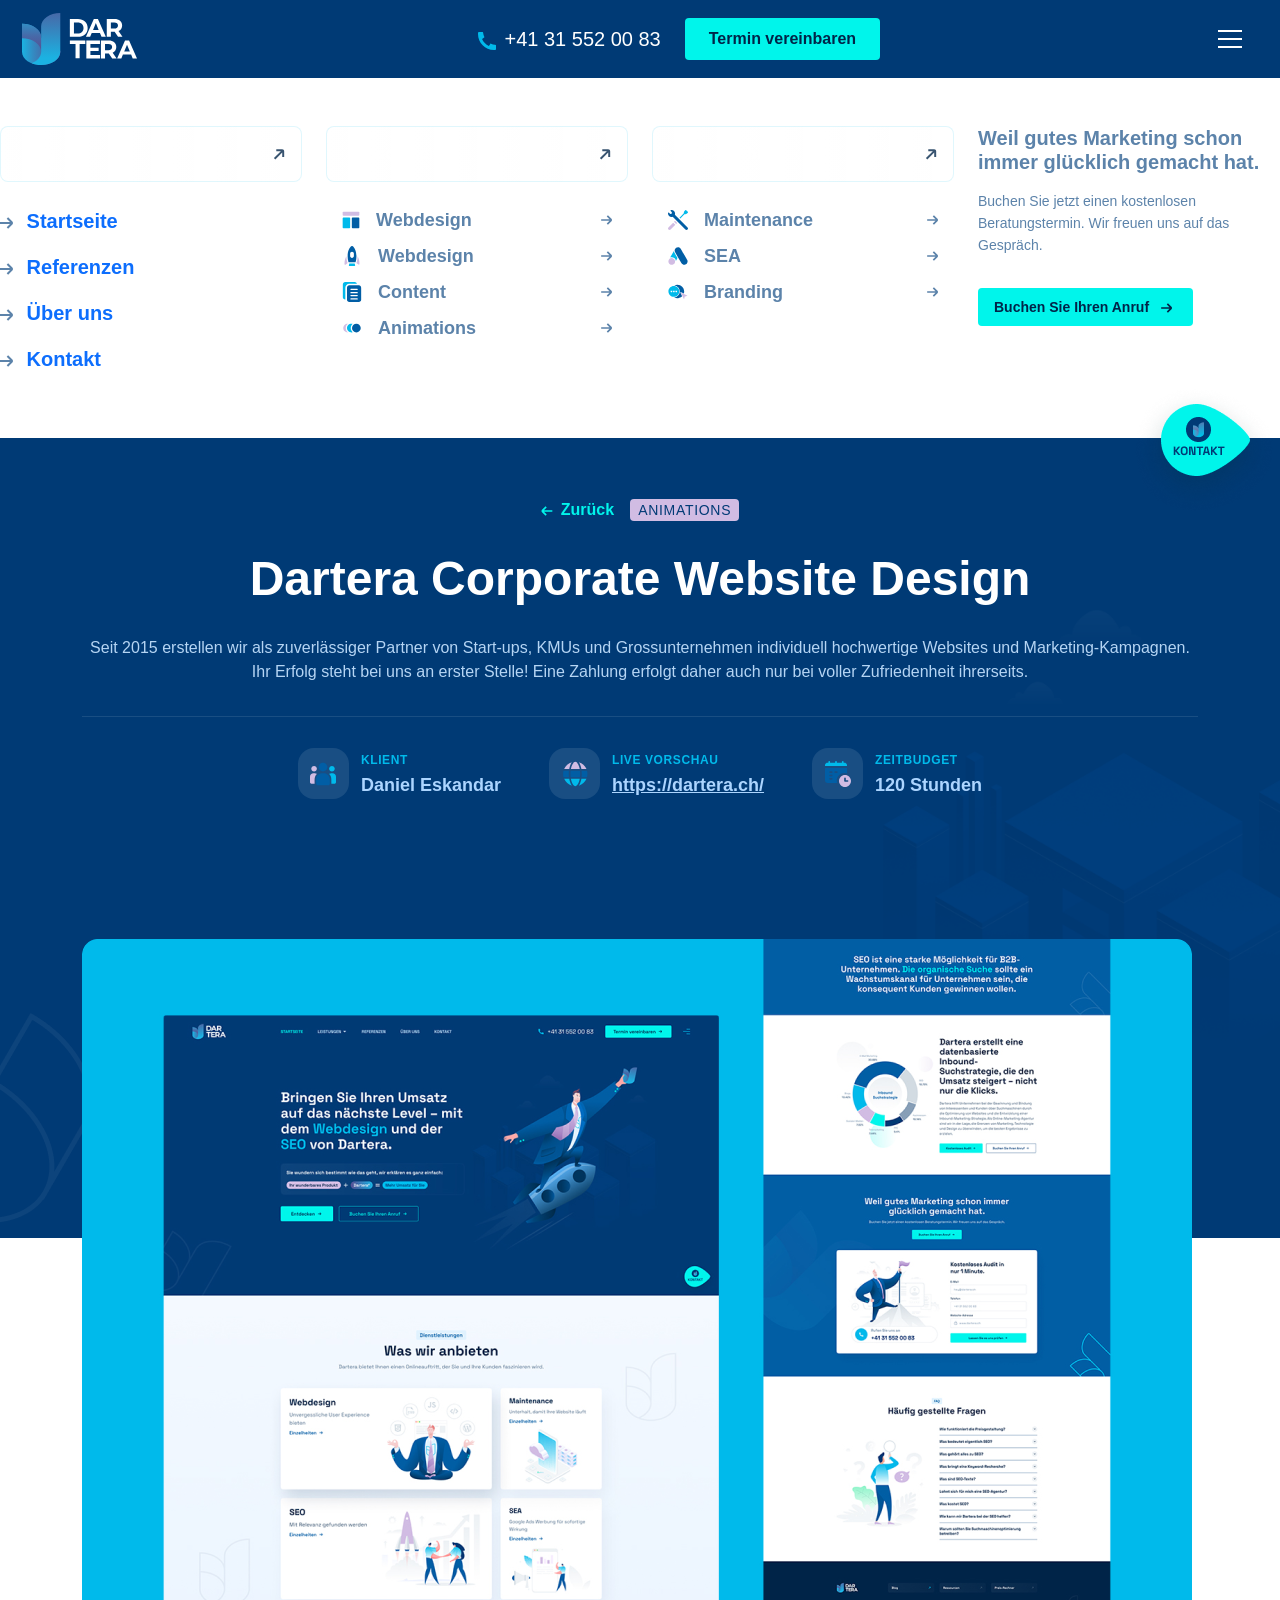
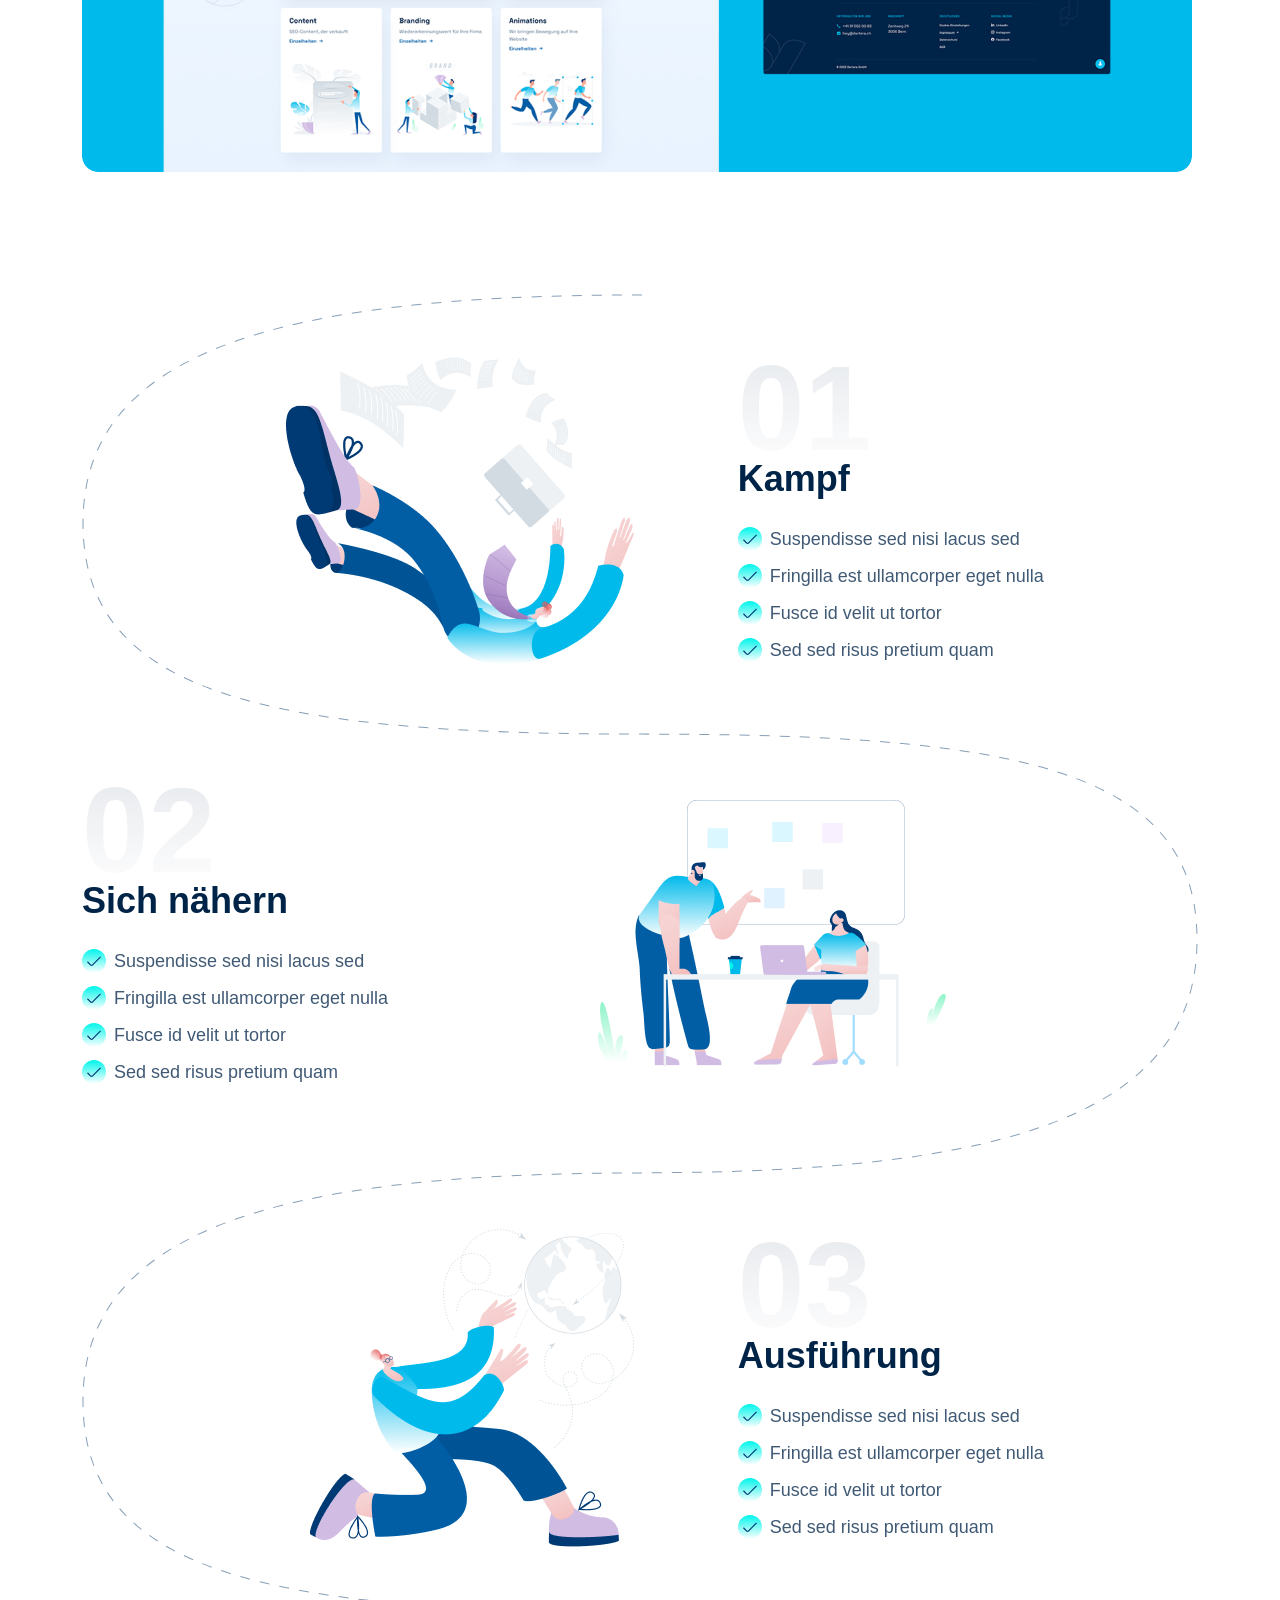
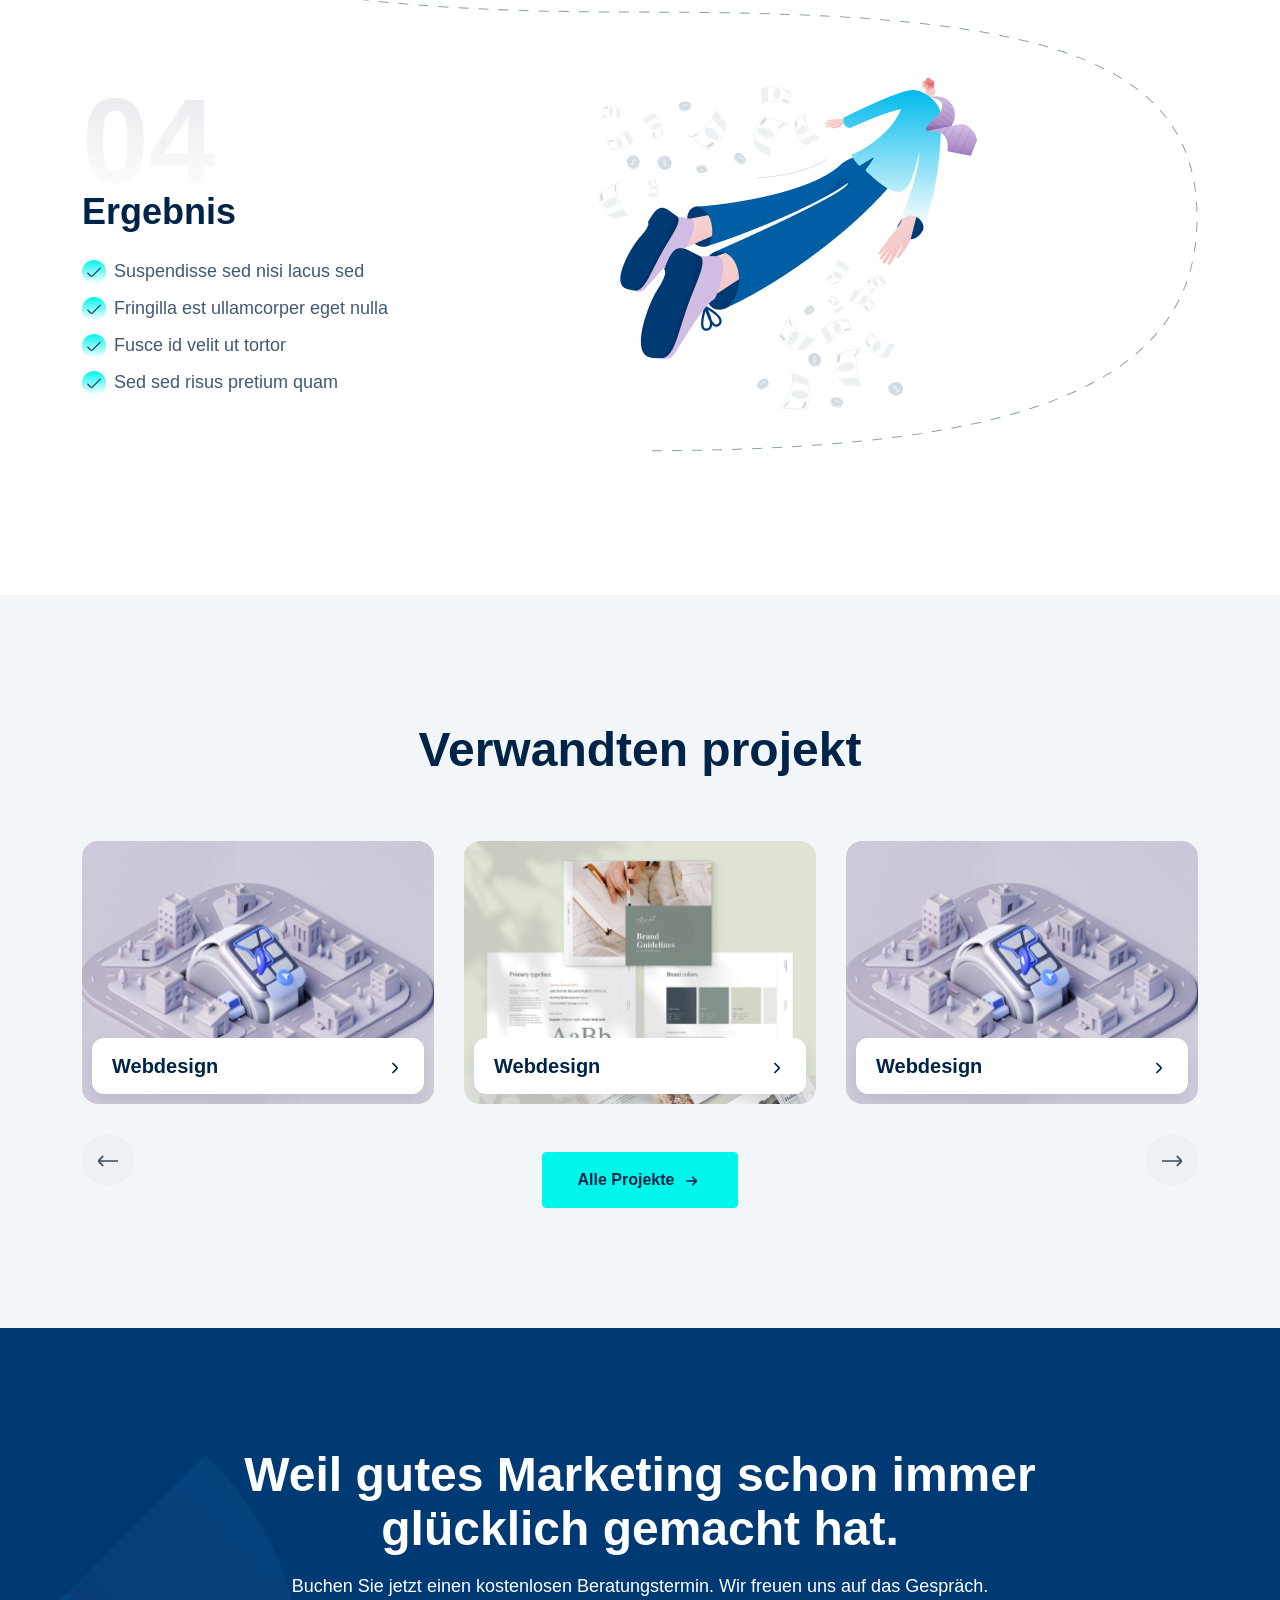
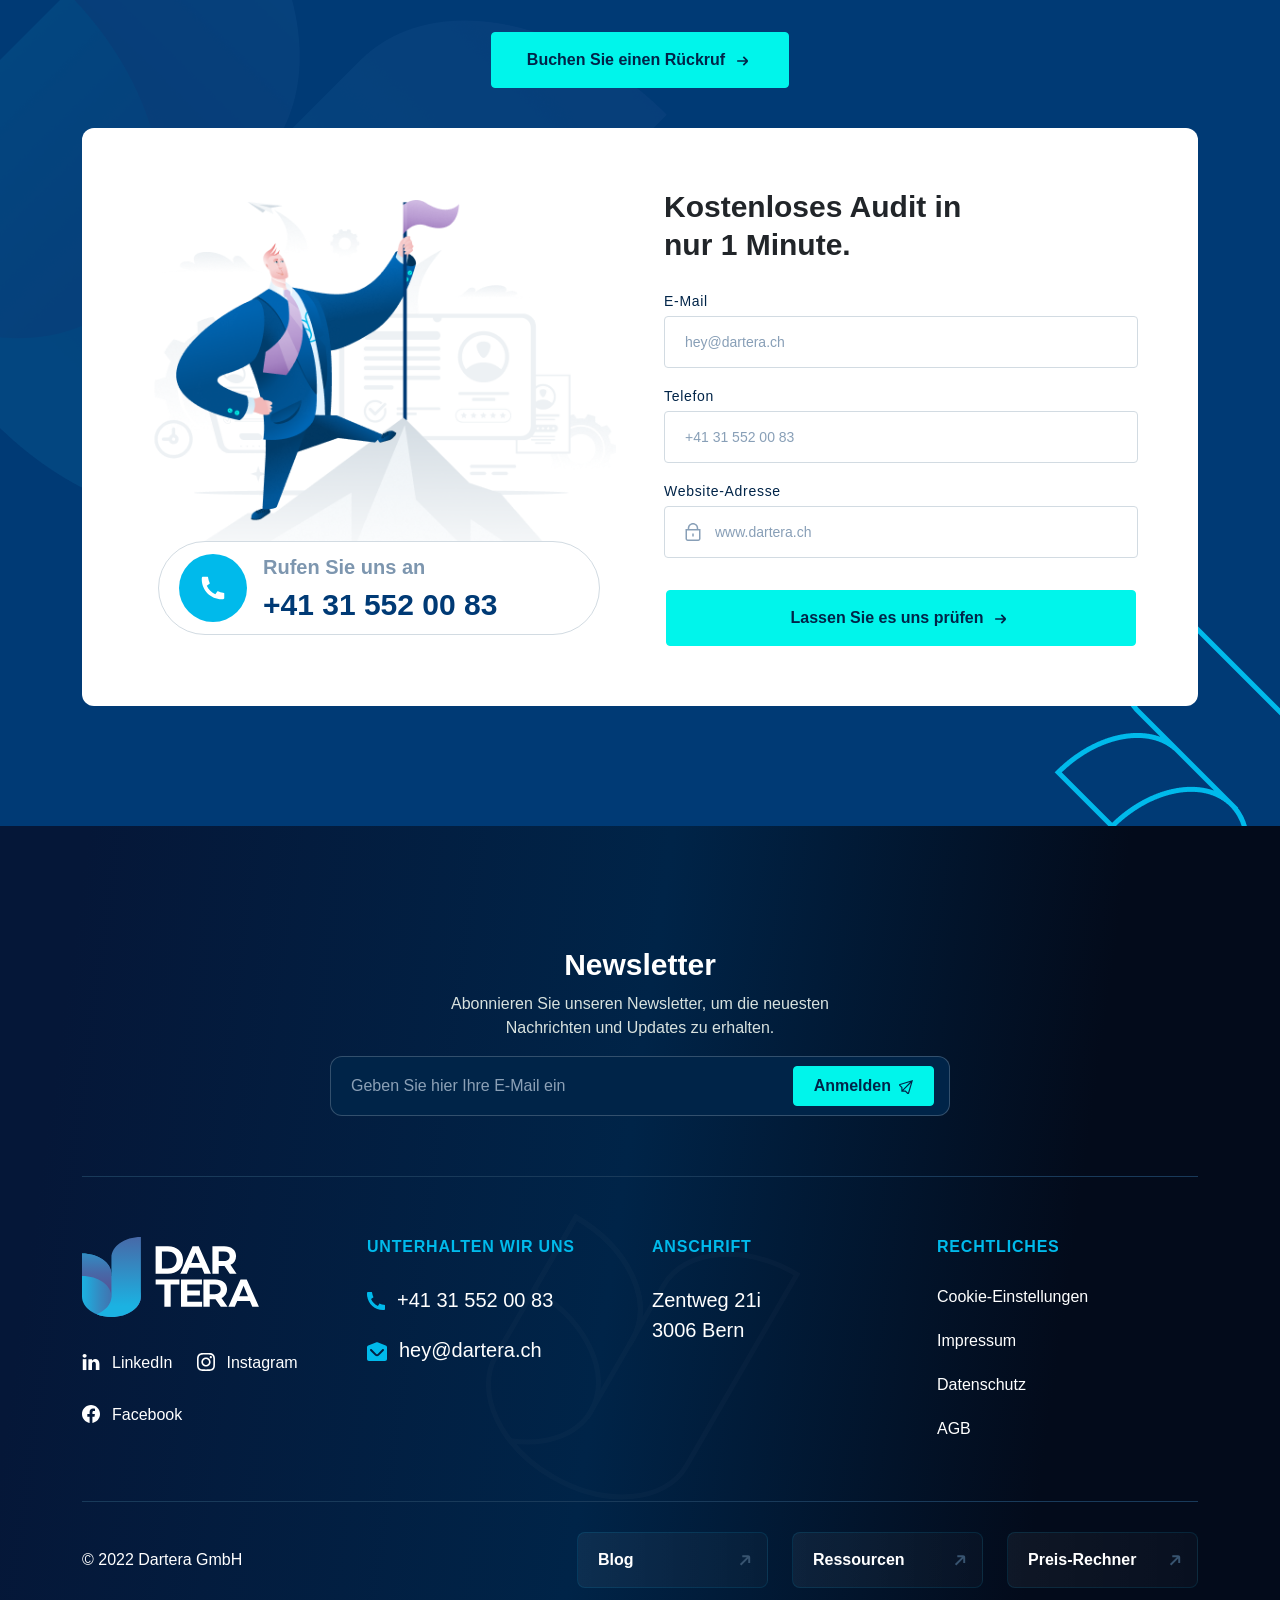
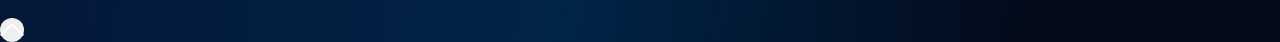
<file: portfoliodetails.html>
<!DOCTYPE html>
<!--[if lt IE 7]>      <html class="no-js lt-ie9 lt-ie8 lt-ie7"> <![endif]-->
<!--[if IE 7]>         <html class="no-js lt-ie9 lt-ie8" lang="en-US"> <![endif]-->
<!--[if IE 8]>         <html class="no-js lt-ie9" lang="en-US"> <![endif]-->
<!--[if gt IE 8]><!-->
<!--<![endif]-->
<!--[if gte IE 9] <style type="text/css"> .gradient {filter: none;}</style><![endif]-->
<!--[if !IE]><html lang="en"><![endif]-->
<html lang="zxx" class="no-js">

<head>
    <meta charset="UTF-8">
    <meta http-equiv="X-UA-Compatible" content="IE=edge">
    <!-- Required meta tags for responsive -->
    <meta name="viewport" content="width=device-width, initial-scale=1, shrink-to-fit=no">
    <!-- The above 3 meta tags *must* come first in the head; any other head content must come *after* these tags -->
    <!-- Favicon and touch icons -->
    <link rel="icon" type="image/png" sizes="16x16" href="assets/img/favicon/favicoon.svg">
    <meta name="misapplication-TileColor" content="#ffffff">
    <meta name="theme-color" content="#ffffff">
    <!-- Twitter Card data -->
    <meta name="twitter:card" content="">
    <meta name="twitter:site" content="@twitter_username">
    <meta name="twitter:title" content="">
    <meta name="twitter:description" content="">
    <meta name="twitter:image" content="">
    <!-- Open Graph data -->
    <meta property="og:title" content="">
    <meta property="og:type" content="article">
    <meta property="og:url" content="">
    <meta property="og:image" content="">
    <meta property="og:description" content="">
    <meta property="og:site_name" content="R">
    <meta property="fb:admins" content="Facebook numeric ID">
    <!-- gmail verification -->
    <meta name="google-site-verification" content="">
    <!-- Website title -->
    <title>Portfolio details</title>
    <link rel="stylesheet" href="assets/css/animate.css">
    <!-- Local server Bootstrap CSS -->
    <!-- <link rel="stylesheet" href="assets/css/bootstrap.min.css"> -->

    <!-- CDN Bootstrap CSS -->
    <link rel="stylesheet" href="https://cdn.jsdelivr.net/npm/bootstrap@5.2.2/dist/css/bootstrap.min.css">
    <link rel="stylesheet" href="https://cdnjs.cloudflare.com/ajax/libs/OwlCarousel2/2.3.4/assets/owl.carousel.min.css">
    <link rel="stylesheet"
        href="https://cdnjs.cloudflare.com/ajax/libs/OwlCarousel2/2.3.4/assets/owl.theme.default.min.css">
    <!-- Main CSS -->
    <link rel="stylesheet" type="text/css" href="assets/css/style.css">
    <!-- jQuery (necessary for jQuery plugins) -->
    <script src="assets/js/jquery-3.6.1.min.js"></script>
</head>

<body>
    <!-- Main Coding Start Here -->


    <!-- header -/Start -->
    <header id="header">
        <!-- navbar -/Start -->
        <div class="header">
            <div class="container-fluid p-0">
                <nav class="menu-area navbar py-0 navbar-expand-xxl py-2">
                    <div class="container-fluid">
                        <a href="index.html" class="navbar-brand theme-logo">
                            <img src="assets/img/logo.svg" alt="logo" class="img-fluid">
                        </a>

                        <div class="d-xxl-none d-flex align-items-center gap-4 contactInfo px-4">
                            <a href="+41315520083" class=" text-decoration-none phone text-white fs-5">
                                <span><img src="assets/img/call.svg" class="img-fluid" alt="call"></span>
                                +41 31 552 00 83
                            </a>
                            <button type="button" class="nav-btn px-4 border-0 fs-6 fw-semi-bold text-gray_1">
                                Termin vereinbaren
                            </button>
                        </div>


                        <button class="navbar-toggler border-0" type="button" data-bs-toggle="collapse"
                            data-bs-target="#nav-toggle" aria-controls="nav-toggle" aria-expanded="false"
                            aria-label="Toggle navigation">
                            <span><img src="assets/img/menu.png" class="img-fluid" alt=""></span>
                        </button>



                        <div class="collapse navbar-collapse" id="nav-toggle">
                            <ul class="menu navbar-nav mx-auto mb-2 mb-lg-0">
                                <li class="nav-item">
                                    <a class="nav-link active py-4 px-0 mx-3 active fs-14 fw-bold text-uppercase"
                                        aria-current="page" href="index.html">Startseite</a>
                                </li>
                                <li class="nav-item dropdown">
                                    <a class="nav-link text-light_white py-4 px-0 mx-3 dropdown-toggle fs-14 fw-bold text-uppercase"
                                        href="#" role="button" data-bs-toggle="dropdown" aria-expanded="false">
                                        Leistungen
                                    </a>
                                    <div
                                        class="dropdown-menu mega-menu dropdown-menu-end fade-down bg-white box-shadow radius-8">
                                        <div class="dropdown-shape">
                                            <img src="assets/img/dropdown-shape.png " class="img-fluid" alt="">
                                        </div>
                                        <div class="row gx-2">
                                            <div class="col-xl-6">
                                                <a href="#"
                                                    class="nav-dropdown-item d-flex align-items-start gap-2 justify-content-between mb-3">
                                                    <div class="sidebar-left d-flex align-items-center gap-3">
                                                        <img src="assets/img/dropdown-logo1.png"
                                                            class="img-fluid dropdown-logo d-flex align-items-center justify-content-center"
                                                            alt="sidebarlogo">
                                                        <div>
                                                            <h5 class="fs-6 fw-bold text-indigo_dye">Webdesign</h5>
                                                            <p class="pb-0 text-gray_3 fs-12 mb-0 short-text">
                                                                Unvergessliche User Experience bieten</p>
                                                        </div>

                                                    </div>
                                                    <div class="">
                                                        <svg class="me-2 mt-2" width="11" height="10" viewBox="0 0 11 10"
                                                            fill="none" xmlns="http://www.w3.org/2000/svg">
                                                            <path
                                                                d="M10.5117 3.82164L6.93425 0.244141L5.75591 1.42247L8.50008 4.16664H0.166748V5.83331H8.50008L5.75591 8.57747L6.93425 9.75581L10.5117 6.17831C10.8242 5.86576 10.9997 5.44191 10.9997 4.99997C10.9997 4.55803 10.8242 4.13419 10.5117 3.82164V3.82164Z"
                                                                fill="white" />
                                                        </svg>
                                                    </div>
                                                </a>
                                            </div>
                                            <div class="col-xl-6">
                                                <a href="#"
                                                    class="nav-dropdown-item d-flex align-items-start gap-2 justify-content-between mb-3">
                                                    <div class="sidebar-left d-flex align-items-center gap-3">
                                                        <img src="assets/img/dropdown-logo6.png"
                                                            class="img-fluid dropdown-logo d-flex align-items-center justify-content-center"
                                                            alt="sidebarlogo">
                                                        <div>
                                                            <h5 class="fs-6 fw-bold text-indigo_dye">Maintenance</h5>
                                                            <p class="pb-0 text-gray_3 fs-12 mb-0 short-text">Unterhalt,
                                                                damit Ihre Website läuft</p>
                                                        </div>

                                                    </div>
                                                    <div class="">
                                                        <svg class="me-2 mt-2" width="11" height="10" viewBox="0 0 11 10"
                                                            fill="none" xmlns="http://www.w3.org/2000/svg">
                                                            <path
                                                                d="M10.5117 3.82164L6.93425 0.244141L5.75591 1.42247L8.50008 4.16664H0.166748V5.83331H8.50008L5.75591 8.57747L6.93425 9.75581L10.5117 6.17831C10.8242 5.86576 10.9997 5.44191 10.9997 4.99997C10.9997 4.55803 10.8242 4.13419 10.5117 3.82164V3.82164Z"
                                                                fill="white" />
                                                        </svg>
                                                    </div>
                                                </a>
                                            </div>
                                            <div class="col-xl-6">
                                                <a href="#"
                                                    class="nav-dropdown-item d-flex align-items-start gap-2 justify-content-between mb-3">
                                                    <div class="sidebar-left d-flex align-items-center gap-3">
                                                        <img src="assets/img/dropdown-logo2.png"
                                                            class="img-fluid dropdown-logo d-flex align-items-center justify-content-center"
                                                            alt="sidebarlogo">
                                                        <div>
                                                            <h5 class="fs-6 fw-bold text-indigo_dye">SEO</h5>
                                                            <p class="pb-0 text-gray_3 fs-12 mb-0 short-text">Mit
                                                                Relevanz gefunden werden</p>
                                                        </div>

                                                    </div>
                                                    <div class="">
                                                        <svg class="me-2 mt-2" width="11" height="10" viewBox="0 0 11 10"
                                                            fill="none" xmlns="http://www.w3.org/2000/svg">
                                                            <path
                                                                d="M10.5117 3.82164L6.93425 0.244141L5.75591 1.42247L8.50008 4.16664H0.166748V5.83331H8.50008L5.75591 8.57747L6.93425 9.75581L10.5117 6.17831C10.8242 5.86576 10.9997 5.44191 10.9997 4.99997C10.9997 4.55803 10.8242 4.13419 10.5117 3.82164V3.82164Z"
                                                                fill="white" />
                                                        </svg>
                                                    </div>
                                                </a>
                                            </div>
                                            <div class="col-xl-6">
                                                <a href="#"
                                                    class="nav-dropdown-item d-flex align-items-start gap-2 justify-content-between mb-3">
                                                    <div class="sidebar-left d-flex align-items-center gap-3">
                                                        <img src="assets/img/dropdown-logo7.png"
                                                            class="img-fluid dropdown-logo d-flex align-items-center justify-content-center"
                                                            alt="sidebarlogo">
                                                        <div>
                                                            <h5 class="fs-6 fw-bold text-indigo_dye">SEA</h5>
                                                            <p class="pb-0 text-gray_3 fs-12 mb-0 short-text">Google Ads
                                                                Werbung für sofortige Wirkung</p>
                                                        </div>

                                                    </div>
                                                    <div class="">
                                                        <svg class="me-2 mt-2" width="11" height="10" viewBox="0 0 11 10"
                                                            fill="none" xmlns="http://www.w3.org/2000/svg">
                                                            <path
                                                                d="M10.5117 3.82164L6.93425 0.244141L5.75591 1.42247L8.50008 4.16664H0.166748V5.83331H8.50008L5.75591 8.57747L6.93425 9.75581L10.5117 6.17831C10.8242 5.86576 10.9997 5.44191 10.9997 4.99997C10.9997 4.55803 10.8242 4.13419 10.5117 3.82164V3.82164Z"
                                                                fill="white" />
                                                        </svg>
                                                    </div>
                                                </a>
                                            </div>
                                            <div class="col-xl-6">
                                                <a href="#"
                                                    class="nav-dropdown-item d-flex align-items-start gap-2 justify-content-between mb-3">
                                                    <div class="sidebar-left d-flex align-items-center gap-3">
                                                        <img src="assets/img/dropdown-logo3.png"
                                                            class="img-fluid dropdown-logo d-flex align-items-center justify-content-center"
                                                            alt="sidebarlogo">
                                                        <div>
                                                            <h5 class="fs-6 fw-bold text-indigo_dye">Content</h5>
                                                            <p class="pb-0 text-gray_3 fs-12 mb-0 short-text">
                                                                SEO-Content, der verkauft</p>
                                                        </div>

                                                    </div>
                                                    <div class="">
                                                        <svg class="me-2 mt-2" width="11" height="10" viewBox="0 0 11 10"
                                                            fill="none" xmlns="http://www.w3.org/2000/svg">
                                                            <path
                                                                d="M10.5117 3.82164L6.93425 0.244141L5.75591 1.42247L8.50008 4.16664H0.166748V5.83331H8.50008L5.75591 8.57747L6.93425 9.75581L10.5117 6.17831C10.8242 5.86576 10.9997 5.44191 10.9997 4.99997C10.9997 4.55803 10.8242 4.13419 10.5117 3.82164V3.82164Z"
                                                                fill="white" />
                                                        </svg>
                                                    </div>
                                                </a>
                                            </div>
                                            <div class="col-xl-6">
                                                <a href="#"
                                                    class="nav-dropdown-item d-flex align-items-start gap-2 justify-content-between mb-3">
                                                    <div class="sidebar-left d-flex align-items-center gap-3">
                                                        <img src="assets/img/dropdown-logo8.png"
                                                            class="img-fluid dropdown-logo d-flex align-items-center justify-content-center"
                                                            alt="sidebarlogo">
                                                        <div>
                                                            <h5 class="fs-6 fw-bold text-indigo_dye">Branding</h5>
                                                            <p class="pb-0 text-gray_3 fs-12 mb-0 short-text">
                                                                Wiedererkennungswert für Ihre Firma</p>
                                                        </div>

                                                    </div>
                                                    <div class="">
                                                        <svg class="me-2 mt-2" width="11" height="10" viewBox="0 0 11 10"
                                                            fill="none" xmlns="http://www.w3.org/2000/svg">
                                                            <path
                                                                d="M10.5117 3.82164L6.93425 0.244141L5.75591 1.42247L8.50008 4.16664H0.166748V5.83331H8.50008L5.75591 8.57747L6.93425 9.75581L10.5117 6.17831C10.8242 5.86576 10.9997 5.44191 10.9997 4.99997C10.9997 4.55803 10.8242 4.13419 10.5117 3.82164V3.82164Z"
                                                                fill="white" />
                                                        </svg>
                                                    </div>
                                                </a>
                                            </div>
                                            <div class="col-xl-6">
                                                <a href="#"
                                                    class="nav-dropdown-item d-flex align-items-start gap-2 justify-content-between mb-3">
                                                    <div class="sidebar-left d-flex align-items-center gap-3">
                                                        <img src="assets/img/dropdown-logo4.png"
                                                            class="img-fluid dropdown-logo d-flex align-items-center justify-content-center"
                                                            alt="sidebarlogo">
                                                        <div>
                                                            <h5 class="fs-6 fw-bold text-indigo_dye">Animations</h5>
                                                            <p class="pb-0 text-gray_3 fs-12 mb-0 short-text">Wir
                                                                bringen Bewegung auf Ihre Website</p>
                                                        </div>

                                                    </div>
                                                    <div class="">
                                                        <svg class="me-2 mt-2" width="11" height="10" viewBox="0 0 11 10"
                                                            fill="none" xmlns="http://www.w3.org/2000/svg">
                                                            <path
                                                                d="M10.5117 3.82164L6.93425 0.244141L5.75591 1.42247L8.50008 4.16664H0.166748V5.83331H8.50008L5.75591 8.57747L6.93425 9.75581L10.5117 6.17831C10.8242 5.86576 10.9997 5.44191 10.9997 4.99997C10.9997 4.55803 10.8242 4.13419 10.5117 3.82164V3.82164Z"
                                                                fill="white" />
                                                        </svg>
                                                    </div>
                                                </a>
                                            </div>
                                        </div>
                                    </div>
                                </li>
                                <li class="nav-item">
                                    <a class="nav-link text-light_white py-4 px-0 mx-3 fs-14 fw-bold text-uppercase"
                                        href="referenzen.html">Referenzen</a>
                                </li>
                                <li class="nav-item">
                                    <a class="nav-link text-light_white py-4 px-0 mx-3 fs-14 fw-bold text-uppercase"
                                        href="#">Über
                                        uns</a>
                                </li>
                                <li class="nav-item">
                                    <a class="nav-link text-light_white py-4 px-0 mx-3 fs-14 fw-bold text-uppercase"
                                        href="#">Kontakt</a>
                                </li>
                            </ul>


                            <div class="nav-right d-flex align-items-center">
                                <div class="nav-item dropdown language pe-2">
                                    <a class="nav-link text-light_white py-4 px-0 mx-3 dropdown-toggle fs-14 fw-bold text-uppercase"
                                        href="#" role="button" data-bs-toggle="dropdown" aria-expanded="false">
                                        German
                                    </a>
                                    <ul class="dropdown-menu dropdown-menu-end fade-down">
                                        <li>
                                            <a class="dropdown-item text-light_white fs-14 fw-bold text-uppercase" href="#">
                                                Action
                                            </a>
                                        </li>
                                        <li>
                                            <a class="dropdown-item text-light_white fs-14 fw-bold text-uppercase" href="#">
                                                Another action
                                            </a>
                                        </li>
                                        <li>
                                            <a class="dropdown-item text-light_white fs-14 fw-bold text-uppercase" href="#">
                                                Something else here
                                            </a>
                                        </li>
                                    </ul>
                                </div>
                                <div class="d-xxl-flex d-none align-items-center gap-4 contactInfo px-4">
                                    <a href="+41315520083" class=" text-decoration-none phone text-white fs-5">
                                        <span><img src="assets/img/call.svg" class="img-fluid" alt="call"></span>
                                        +41 31 552 00 83
                                    </a>
                                    <button type="button" class="nav-btn px-4 border-0 fs-6 fw-semi-bold text-gray_1">
                                        Termin vereinbaren
                                    </button>
                                </div>
                                <div class="sidebar">
                                    <!-- <img src="assets/img/humbarger.svg" class="img-fluid" alt="sidebar"> -->

                                    <!-- <svg width="24" height="18" viewBox="0 0 24 18" fill="none"
                                                xmlns="http://www.w3.org/2000/svg">
                                                <rect x="12" width="12" height="2" fill="#00BAEB" />
                                                <rect x="12" y="16" width="12" height="2" fill="#00BAEB" />
                                                <rect x="0" y="8" width="24" height="2" fill="#00BAEB" />
                                            </svg> -->

                                    <svg class="sidebarToggle d-block" width="24" height="24" viewBox="0 0 24 24" fill="none"
                                        xmlns="http://www.w3.org/2000/svg">
                                        <rect x="12" y="3" width="24" height="2" fill="#00BAEB" />
                                        <rect x="12" y="19" width="24" height="2" fill="#00BAEB" />
                                        <rect x="0" y="11" width="24" height="2" fill="#00BAEB" />
                                    </svg>
                                    
                                    
                                    
                                    <svg class="sidebarClose d-none" width="22" height="20" viewBox="0 0 22 20" fill="none"
                                        xmlns="http://www.w3.org/2000/svg">
                                        <rect x="0.804688" y="17.7783" width="24" height="2" transform="rotate(-45 0.804688 17.7783)" fill="#00BAEB" />
                                        <rect x="2.21875" y="0.807617" width="24" height="2" transform="rotate(45 2.21875 0.807617)" fill="#00BAEB" />
                                    </svg>


                                </div>
                            </div>
                        </div>
                    </div>
                </nav>
            </div>
        </div>
        <!-- navbar -/End -->
    </header>
    <!--/ header -/End -->


    <!-- Dropdown -/start -->
    <div class="nav-dropdown py-5">
        <div class="row">
            <div class="col-sm-6 col-md-4 col-lg-3">
                <div class="footer-common-btn mb-4">
                    <a href="#"
                        class="radius-8 text-white text-decoration-none w-100 d-flex align-items-center justify-content-between">
                        <span class="fw-bold ">
                            Blog
                        </span>
                        <span>
                            <svg width="12" height="11" viewBox="0 0 12 11" fill="none" xmlns="http://www.w3.org/2000/svg">
                                <path
                                    d="M9.22446 0.214993L3.28476 0.214992L3.28476 2.17137L7.84088 2.17137L0.922998 9.08926L2.30658 10.4728L9.22446 3.55495L9.22446 8.11107L11.1808 8.11107L11.1808 2.17137C11.1808 1.65253 10.9746 1.15496 10.6077 0.78809C10.2409 0.421214 9.7433 0.215072 9.22446 0.214993V0.214993Z"
                                    fill="#385470" />
                            </svg>
                        </span>
                    </a>
                </div>
                <div>
                    <a class="sidebar-drop-item transition-02 fs-5 mb-3 d-block fw-bold text-decoration-none">
                        <svg class="me-2" width="13" height="12" viewBox="0 0 13 12" fill="none"
                            xmlns="http://www.w3.org/2000/svg">
                            <path
                                d="M12.414 4.58597L8.121 0.292969L6.707 1.70697L10 4.99997H0V6.99997H10L6.707 10.293L8.121 11.707L12.414 7.41397C12.7889 7.03891 12.9996 6.5303 12.9996 5.99997C12.9996 5.46964 12.7889 4.96102 12.414 4.58597Z"
                                fill="#5C83AA" />
                        </svg>
                        <span>Startseite</span>

                    </a>
                </div>
                <div>
                    <a class="sidebar-drop-item transition-02 fs-5 mb-3 d-block fw-bold text-decoration-none">
                        <svg class="me-2" width="13" height="12" viewBox="0 0 13 12" fill="none"
                            xmlns="http://www.w3.org/2000/svg">
                            <path
                                d="M12.414 4.58597L8.121 0.292969L6.707 1.70697L10 4.99997H0V6.99997H10L6.707 10.293L8.121 11.707L12.414 7.41397C12.7889 7.03891 12.9996 6.5303 12.9996 5.99997C12.9996 5.46964 12.7889 4.96102 12.414 4.58597Z"
                                fill="#5C83AA" />
                        </svg>
                        <span>Referenzen</span>

                    </a>
                </div>
                <div>
                    <a class="sidebar-drop-item transition-02 fs-5 mb-3 d-block fw-bold text-decoration-none">
                        <svg class="me-2" width="13" height="12" viewBox="0 0 13 12" fill="none"
                            xmlns="http://www.w3.org/2000/svg">
                            <path
                                d="M12.414 4.58597L8.121 0.292969L6.707 1.70697L10 4.99997H0V6.99997H10L6.707 10.293L8.121 11.707L12.414 7.41397C12.7889 7.03891 12.9996 6.5303 12.9996 5.99997C12.9996 5.46964 12.7889 4.96102 12.414 4.58597Z"
                                fill="#5C83AA" />
                        </svg>
                        <span>Über uns</span>

                    </a>
                </div>
                <div>
                    <a class="sidebar-drop-item transition-02 fs-5 mb-3 d-block fw-bold text-decoration-none">
                        <svg class="me-2" width="13" height="12" viewBox="0 0 13 12" fill="none"
                            xmlns="http://www.w3.org/2000/svg">
                            <path
                                d="M12.414 4.58597L8.121 0.292969L6.707 1.70697L10 4.99997H0V6.99997H10L6.707 10.293L8.121 11.707L12.414 7.41397C12.7889 7.03891 12.9996 6.5303 12.9996 5.99997C12.9996 5.46964 12.7889 4.96102 12.414 4.58597Z"
                                fill="#5C83AA" />
                        </svg>
                        <span>Kontakt</span>
                    </a>
                </div>

            </div>


            <div class="col-sm-6 col-md-4 col-lg-3">
                <div class="footer-common-btn mb-4">
                    <a href="#"
                        class="radius-8 text-white text-decoration-none w-100 d-flex align-items-center justify-content-between">
                        <span class="fw-bold ">
                            Ressourcen
                        </span>
                        <span>
                            <svg width="12" height="11" viewBox="0 0 12 11" fill="none" xmlns="http://www.w3.org/2000/svg">
                                <path
                                    d="M9.22446 0.214993L3.28476 0.214992L3.28476 2.17137L7.84088 2.17137L0.922998 9.08926L2.30658 10.4728L9.22446 3.55495L9.22446 8.11107L11.1808 8.11107L11.1808 2.17137C11.1808 1.65253 10.9746 1.15496 10.6077 0.78809C10.2409 0.421214 9.7433 0.215072 9.22446 0.214993V0.214993Z"
                                    fill="#385470" />
                            </svg>
                        </span>
                    </a>
                </div>
                <div>
                    <a href=""
                        class="text-decoration-none nav-dropdown-item d-flex radius-8 px-3 mb-2 align-items-center gap-2 justify-content-between">
                        <div class="sidebar-left d-flex align-items-center gap-3">
                            <img src="assets/img/dropdown1.svg" class="img-fluid" alt="sidebarlogo">
                            <p class="pb-0 text-info-light fs-18 fw-bold mb-0">Webdesign</p>
                        </div>
                        <svg width="11" height="10" viewBox="0 0 11 10" fill="none" xmlns="http://www.w3.org/2000/svg">
                            <path
                                d="M10.5091 3.82164L6.93156 0.244141L5.75323 1.42247L8.4974 4.16664H0.164062V5.83331H8.4974L5.75323 8.57747L6.93156 9.75581L10.5091 6.17831C10.8215 5.86576 10.997 5.44191 10.997 4.99997C10.997 4.55803 10.8215 4.13419 10.5091 3.82164V3.82164Z"
                                fill="#5C83AA" />
                        </svg>

                    </a>
                    <a href=""
                        class="text-decoration-none nav-dropdown-item d-flex radius-8 px-3 mb-2 align-items-center gap-2 justify-content-between">
                        <div class="sidebar-left d-flex align-items-center gap-3">
                            <img src="assets/img/dropdown2.svg" class="img-fluid" alt="sidebarlogo">
                            <p class="pb-0 text-info-light fs-18 fw-bold mb-0">Webdesign</p>
                        </div>
                        <svg width="11" height="10" viewBox="0 0 11 10" fill="none" xmlns="http://www.w3.org/2000/svg">
                            <path
                                d="M10.5091 3.82164L6.93156 0.244141L5.75323 1.42247L8.4974 4.16664H0.164062V5.83331H8.4974L5.75323 8.57747L6.93156 9.75581L10.5091 6.17831C10.8215 5.86576 10.997 5.44191 10.997 4.99997C10.997 4.55803 10.8215 4.13419 10.5091 3.82164V3.82164Z"
                                fill="#5C83AA" />
                        </svg>

                    </a>
                    <a href=""
                        class="text-decoration-none nav-dropdown-item d-flex radius-8 px-3 mb-2 align-items-center gap-2 justify-content-between">
                        <div class="sidebar-left d-flex align-items-center gap-3">
                            <img src="assets/img/dropdown3.svg" class="img-fluid" alt="sidebarlogo">
                            <p class="pb-0 text-info-light fs-18 fw-bold mb-0">Content</p>
                        </div>
                        <svg width="11" height="10" viewBox="0 0 11 10" fill="none" xmlns="http://www.w3.org/2000/svg">
                            <path
                                d="M10.5091 3.82164L6.93156 0.244141L5.75323 1.42247L8.4974 4.16664H0.164062V5.83331H8.4974L5.75323 8.57747L6.93156 9.75581L10.5091 6.17831C10.8215 5.86576 10.997 5.44191 10.997 4.99997C10.997 4.55803 10.8215 4.13419 10.5091 3.82164V3.82164Z"
                                fill="#5C83AA" />
                        </svg>

                    </a>
                    <a href=""
                        class="text-decoration-none nav-dropdown-item d-flex radius-8 px-3 mb-2 align-items-center gap-2 justify-content-between mb-3">
                        <div class="sidebar-left d-flex align-items-center gap-3">
                            <img src="assets/img/dropdown4.svg" class="img-fluid" alt="sidebarlogo">
                            <p class="pb-0 text-info-light fs-18 fw-bold mb-0">Animations</p>
                        </div>
                        <svg width="11" height="10" viewBox="0 0 11 10" fill="none" xmlns="http://www.w3.org/2000/svg">
                            <path
                                d="M10.5091 3.82164L6.93156 0.244141L5.75323 1.42247L8.4974 4.16664H0.164062V5.83331H8.4974L5.75323 8.57747L6.93156 9.75581L10.5091 6.17831C10.8215 5.86576 10.997 5.44191 10.997 4.99997C10.997 4.55803 10.8215 4.13419 10.5091 3.82164V3.82164Z"
                                fill="#5C83AA" />
                        </svg>

                    </a>
                </div>
            </div>

            <div class="col-sm-6 col-md-4 col-lg-3">
                <div class="footer-common-btn mb-4">
                    <a href="#"
                        class="radius-8 text-white text-decoration-none w-100 d-flex align-items-center justify-content-between">
                        <span class="fw-bold ">
                            Preis-Rechner
                        </span>
                        <span>
                            <svg width="12" height="11" viewBox="0 0 12 11" fill="none" xmlns="http://www.w3.org/2000/svg">
                                <path
                                    d="M9.22446 0.214993L3.28476 0.214992L3.28476 2.17137L7.84088 2.17137L0.922998 9.08926L2.30658 10.4728L9.22446 3.55495L9.22446 8.11107L11.1808 8.11107L11.1808 2.17137C11.1808 1.65253 10.9746 1.15496 10.6077 0.78809C10.2409 0.421214 9.7433 0.215072 9.22446 0.214993V0.214993Z"
                                    fill="#385470" />
                            </svg>
                        </span>
                    </a>
                </div>
                <div>
                    <a href=""
                        class="text-decoration-none nav-dropdown-item d-flex radius-8 px-3 mb-2 align-items-center gap-2 justify-content-between">
                        <div class="sidebar-left d-flex align-items-center gap-3">
                            <img src="assets/img/dropdown5.svg" class="img-fluid" alt="sidebarlogo">
                            <p class="pb-0 text-info-light fs-18 fw-bold mb-0">Maintenance</p>
                        </div>
                        <svg width="11" height="10" viewBox="0 0 11 10" fill="none" xmlns="http://www.w3.org/2000/svg">
                            <path
                                d="M10.5091 3.82164L6.93156 0.244141L5.75323 1.42247L8.4974 4.16664H0.164062V5.83331H8.4974L5.75323 8.57747L6.93156 9.75581L10.5091 6.17831C10.8215 5.86576 10.997 5.44191 10.997 4.99997C10.997 4.55803 10.8215 4.13419 10.5091 3.82164V3.82164Z"
                                fill="#5C83AA" />
                        </svg>

                    </a>
                    <a href=""
                        class="text-decoration-none  nav-dropdown-item d-flex radius-8 px-3 mb-2 align-items-center gap-2 justify-content-between">
                        <div class="sidebar-left d-flex align-items-center gap-3">
                            <img src="assets/img/dropdown6.svg" class="img-fluid" alt="sidebarlogo">
                            <p class="pb-0 text-info-light fs-18 fw-bold mb-0">SEA</p>
                        </div>
                        <svg width="11" height="10" viewBox="0 0 11 10" fill="none" xmlns="http://www.w3.org/2000/svg">
                            <path
                                d="M10.5091 3.82164L6.93156 0.244141L5.75323 1.42247L8.4974 4.16664H0.164062V5.83331H8.4974L5.75323 8.57747L6.93156 9.75581L10.5091 6.17831C10.8215 5.86576 10.997 5.44191 10.997 4.99997C10.997 4.55803 10.8215 4.13419 10.5091 3.82164V3.82164Z"
                                fill="#5C83AA" />
                        </svg>

                    </a>
                    <a href=""
                        class="text-decoration-none nav-dropdown-item d-flex radius-8 px-3 mb-2 align-items-center gap-2 justify-content-between">
                        <div class="sidebar-left d-flex align-items-center gap-3">
                            <img src="assets/img/dropdown7.svg" class="img-fluid" alt="sidebarlogo">
                            <p class="pb-0 text-info-light fs-18 fw-bold mb-0">Branding</p>
                        </div>
                        <svg width="11" height="10" viewBox="0 0 11 10" fill="none" xmlns="http://www.w3.org/2000/svg">
                            <path
                                d="M10.5091 3.82164L6.93156 0.244141L5.75323 1.42247L8.4974 4.16664H0.164062V5.83331H8.4974L5.75323 8.57747L6.93156 9.75581L10.5091 6.17831C10.8215 5.86576 10.997 5.44191 10.997 4.99997C10.997 4.55803 10.8215 4.13419 10.5091 3.82164V3.82164Z"
                                fill="#5C83AA" />
                        </svg>

                    </a>

                </div>
            </div>

            <div class="col-sm-6 col-md-4 col-lg-3">
                <div>
                    <h3 class=" text-info-light fs-5 fw-bold">Weil gutes Marketing schon immer glücklich gemacht hat.
                    </h3>
                    <p class="text-info-light fs-14 pt-2">Buchen Sie jetzt einen kostenlosen Beratungstermin. Wir freuen
                        uns auf das Gespräch.</p>
                    <div class="common-btn pt-3 mt-3">
                        <a href="#"
                            class=" lh-20 text-decoration-none bg-flourescent_blue radius-4 d-inline-flex align-items-center gap-2 py-2 px-3 text-gray_1 fs-14 fw-semi-bold">
                            <span>Buchen Sie Ihren Anruf</span>
                            <span>
                                <svg width="20" height="20" viewBox="0 0 20 20" fill="none"
                                    xmlns="http://www.w3.org/2000/svg">
                                    <path
                                        d="M14.5117 8.82164L10.9342 5.24414L9.75591 6.42247L12.5001 9.16664H4.16675V10.8333H12.5001L9.75591 13.5775L10.9342 14.7558L14.5117 11.1783C14.8242 10.8658 14.9997 10.4419 14.9997 9.99997C14.9997 9.55803 14.8242 9.13419 14.5117 8.82164Z"
                                        fill="#002448" />
                                </svg>
                            </span>
                        </a>
                    </div>
                </div>
            </div>
        </div>
    </div>
    <!--/ Dropdown -/End -->



    <!-- Banner -->
    <section class="subpage-page-banner portfolio-details-banner bg-indigo_dye position-relative subpage-inside">
        <div class="banner-shape position-absolute bottom-0 start-0">
            <img src="assets/img/banner-left-shape.png" class="img-fluid " alt="">
        </div>

        <div class="contact-toggle" data-bs-toggle="offcanvas" data-bs-target="#offcanvasWithBothOptions"
            aria-controls="offcanvasWithBothOptions">
            <img src="assets/img/banner-click.png" class="img-fluid" alt="contact toggle">
        </div>

        <div class="container">
            <div class="row align-items-center">
                <div class="col-md-12">
                    <div class="banner-left border-1 pb-3 text-center mb-30">
                        <div class="mb-30 d-flex align-items-center justify-content-center gap-3">
                            <span>
                                <a href="#"
                                    class="d-flex align-items-center gap-1 text-flourescent_blue text-decoration-none fs-6 fw-semi-bold transition-02 text-hover">
                                    <span class="me-1">
                                        <svg width="12" height="10" viewBox="0 0 12 10" fill="none"
                                            xmlns="http://www.w3.org/2000/svg">
                                            <path
                                                d="M11.333 4.1642H2.99964L5.74381 1.42003L4.56548 0.241699L0.987977 3.8192C0.675525 4.13175 0.5 4.55559 0.5 4.99753C0.5 5.43947 0.675525 5.86332 0.987977 6.17587L4.56548 9.75337L5.74381 8.57503L2.99964 5.83087H11.333V4.1642Z"
                                                fill="#00F5EB" />
                                        </svg>

                                    </span>
                                    <span>
                                        Zurück
                                    </span>
                                </a>
                            </span>
                            <span
                                class="px-2 bg-thristle_purple radius-4 text-indigo_dye text-uppercase fs-14 fw-medium lt-space-05">
                                Animations
                            </span>
                        </div>

                        <h1 class="fs-48 fw-bold text-white mb-30">
                            Dartera Corporate Website Design
                        </h1>

                        <p class="fs-6 text-light_white">
                            Seit 2015 erstellen wir als zuverlässiger Partner von Start-ups, KMUs und Grossunternehmen
                            individuell hochwertige Websites und Marketing-Kampagnen. Ihr Erfolg steht bei uns an erster
                            Stelle! Eine Zahlung erfolgt daher auch nur bei voller Zufriedenheit ihrerseits.
                        </p>
                    </div>

                    <div class="portfolio-auth-info d-flex flex-wrap align-items-center justify-content-center gap-5">

                        <div class="portfolio-auth-info-item d-flex align-items-center gap-2">
                            <div class="info-icon radius-16 d-flex align-items-center justify-content-center">
                                <img src="assets/img/author-icon.svg" alt="User" class="img-fluid">
                            </div>
                            <div class="info-content ms-1">
                                <span class="fs-12 fw-bold text-uppercase text-cyan lt-space-05">
                                    Klient
                                </span>
                                <p class="mb-0 fs-18 fw-semi-bold text-blue-eyes">
                                    Daniel Eskandar
                                </p>

                            </div>
                        </div>

                        <div class="portfolio-auth-info-item d-flex align-items-center gap-2">
                            <div class="info-icon radius-16 d-flex align-items-center justify-content-center">
                                <img src="assets/img/glove-icon.svg" alt="User" class="img-fluid">
                            </div>
                            <div class="info-content ms-1">
                                <span class="fs-12 fw-bold text-uppercase text-cyan lt-space-05">
                                    Live Vorschau
                                </span>
                                <a class="mb-0 fs-18 fw-semi-bold text-blue-eyes d-block text-hover transition-02">
                                    https://dartera.ch/
                                </a>

                            </div>
                        </div>

                        <div class="portfolio-auth-info-item d-flex align-items-center gap-2">
                            <div class="info-icon radius-16 d-flex align-items-center justify-content-center">
                                <img src="assets/img/calendar-icon.svg" alt="User" class="img-fluid">
                            </div>
                            <div class="info-content ms-1">
                                <span class="fs-12 fw-bold text-uppercase text-cyan lt-space-05">
                                    Zeitbudget
                                </span>
                                <p class="mb-0 fs-18 fw-semi-bold text-blue-eyes">
                                    120 Stunden
                                </p>

                            </div>
                        </div>

                    </div>

                </div>
            </div>

        </div>
    </section>
    <!--/ Banner -->

    <!-- / Portfolio Image -/Start  -->
    <div class="portfolio-image-section bg-white ">
        <div class="container">
            <div class="portfolio-image-wrap">
                <img src="assets/img/portfolio-item-1.png" alt="Portfolio Image" class="img-fluid  radius-16">
            </div>
        </div>
    </div>
    <!-- / Portfolio Image -/End  -->


    <!-- step section -/Start -->
    <section class="task-section section-padding bg-white">
        <div class="container">

            <!-- Portfolio step item - 1  -->
            <div class="step-item stape-left-bg ">
                <div class="row align-items-center gx-2">
                    <div class="col-xl-7">
                        <div class="step-img d-flex justify-content-end px-5">
                            <img src="assets/img/portfolio-step-1.png" alt="Task One" class="img-fluid pe-5">
                        </div>
                    </div>
                    <div class="col-xl-5">
                        <div class="step-content-area">
                            <div class="step-number">
                                <span class="fs-120 fw-bold">
                                    01
                                </span>
                            </div>
                            <h3 class="fs-36 text-gray_1 fw-bold mb-4">
                                Kampf
                            </h3>
                            <ul class=" p-0 m-0 list-unstyled">
                                <li class=" d-flex align-items-center gap-1 mb-2">
                                    <span>
                                        <img src="assets/img/done-icon.svg" alt="Icon" class="img-fluid">
                                    </span>
                                    <p class="fs-18 text-gray_2 mb-0 ms-1">
                                        Suspendisse sed nisi lacus sed
                                    </p>
                                </li>
                                <li class=" d-flex align-items-center gap-1 mb-2">
                                    <span>
                                        <img src="assets/img/done-icon.svg" alt="Icon" class="img-fluid">
                                    </span>
                                    <p class="fs-18 text-gray_2 mb-0 ms-1">
                                        Fringilla est ullamcorper eget nulla
                                    </p>
                                </li>
                                <li class=" d-flex align-items-center gap-1 mb-2">
                                    <span>
                                        <img src="assets/img/done-icon.svg" alt="Icon" class="img-fluid">
                                    </span>
                                    <p class="fs-18 text-gray_2 mb-0 ms-1">
                                        Fusce id velit ut tortor
                                    </p>
                                </li>
                                <li class=" d-flex align-items-center gap-1">
                                    <span>
                                        <img src="assets/img/done-icon.svg" alt="Icon" class="img-fluid">
                                    </span>
                                    <p class="fs-18 text-gray_2 mb-0 ms-1">
                                        Sed sed risus pretium quam
                                    </p>
                                </li>
                                
                            </ul>
                        </div>
                    </div>
                </div>
            </div>
            <!-- Portfolio step item - 1  -->


            <!-- Portfolio step item - 2  -->
            <div class="step-item stape-right-bg">
                <div class="row align-items-center gx-2 ">
                    <div class="col-xl-5">
                        <div class="step-content-area">
                            <div class="step-number">
                                <span class="fs-120 fw-bold">
                                    02
                                </span>
                            </div>
                            <h3 class="fs-36 text-gray_1 fw-bold mb-4">
                                Sich nähern
                            </h3>
                            <ul class=" p-0 m-0 list-unstyled">
                                <li class=" d-flex align-items-center gap-1 mb-2">
                                    <span>
                                        <img src="assets/img/done-icon.svg" alt="Icon" class="img-fluid">
                                    </span>
                                    <p class="fs-18 text-gray_2 mb-0 ms-1">
                                        Suspendisse sed nisi lacus sed
                                    </p>
                                </li>
                                <li class=" d-flex align-items-center gap-1 mb-2">
                                    <span>
                                        <img src="assets/img/done-icon.svg" alt="Icon" class="img-fluid">
                                    </span>
                                    <p class="fs-18 text-gray_2 mb-0 ms-1">
                                        Fringilla est ullamcorper eget nulla
                                    </p>
                                </li>
                                <li class=" d-flex align-items-center gap-1 mb-2">
                                    <span>
                                        <img src="assets/img/done-icon.svg" alt="Icon" class="img-fluid">
                                    </span>
                                    <p class="fs-18 text-gray_2 mb-0 ms-1">
                                        Fusce id velit ut tortor
                                    </p>
                                </li>
                                <li class=" d-flex align-items-center gap-1">
                                    <span>
                                        <img src="assets/img/done-icon.svg" alt="Icon" class="img-fluid">
                                    </span>
                                    <p class="fs-18 text-gray_2 mb-0 ms-1">
                                        Sed sed risus pretium quam
                                    </p>
                                </li>
                            </ul>
                        </div>
                    </div>
                    <div class="col-xl-7">
                        <div class="step-img px-5">
                            <img src="assets/img/portfolio-step-2.png" alt="Task One" class="img-fluid">
                        </div>
                    </div>
                </div>
            </div>
            <!-- Portfolio step item - 2  -->

            <!-- Portfolio step item - 3  -->
            <div class="step-item stape-left-bg step-item-3">
                <div class="row align-items-center gx-2">
                    <div class="col-xl-7">
                        <div class="step-img d-flex justify-content-end px-5">
                            <img src="assets/img/portfolio-step-3.png" alt="Task One" class="img-fluid pe-5">
                        </div>
                    </div>
                    <div class="col-xl-5">
                        <div class="step-content-area">
                            <div class="step-number">
                                <span class="fs-120 fw-bold">
                                    03
                                </span>
                            </div>
                            <h3 class="fs-36 text-gray_1 fw-bold mb-4">
                                Ausführung
                            </h3>
                            <ul class=" p-0 m-0 list-unstyled">
                                <li class=" d-flex align-items-center gap-1 mb-2">
                                    <span>
                                        <img src="assets/img/done-icon.svg" alt="Icon" class="img-fluid">
                                    </span>
                                    <p class="fs-18 text-gray_2 mb-0 ms-1">
                                        Suspendisse sed nisi lacus sed
                                    </p>
                                </li>
                                <li class=" d-flex align-items-center gap-1 mb-2">
                                    <span>
                                        <img src="assets/img/done-icon.svg" alt="Icon" class="img-fluid">
                                    </span>
                                    <p class="fs-18 text-gray_2 mb-0 ms-1">
                                        Fringilla est ullamcorper eget nulla
                                    </p>
                                </li>
                                <li class=" d-flex align-items-center gap-1 mb-2">
                                    <span>
                                        <img src="assets/img/done-icon.svg" alt="Icon" class="img-fluid">
                                    </span>
                                    <p class="fs-18 text-gray_2 mb-0 ms-1">
                                        Fusce id velit ut tortor
                                    </p>
                                </li>
                                <li class=" d-flex align-items-center gap-1">
                                    <span>
                                        <img src="assets/img/done-icon.svg" alt="Icon" class="img-fluid">
                                    </span>
                                    <p class="fs-18 text-gray_2 mb-0 ms-1">
                                        Sed sed risus pretium quam
                                    </p>
                                </li>
                            </ul>
                        </div>
                    </div>
                </div>
            </div>
            <!-- Portfolio step item - 3  -->

            <!-- Portfolio step item - 4  -->
            <div class="step-item stape-right-bg">
                <div class="row align-items-center gx-2">
                    <div class="col-xl-5">
                        <div class="step-content-area">
                            <div class="step-number">
                                <span class="fs-120 fw-bold">
                                    04
                                </span>
                            </div>
                            <h3 class="fs-36 text-gray_1 fw-bold mb-4">
                                Ergebnis
                            </h3>
                            <ul class=" p-0 m-0 list-unstyled">
                                <li class=" d-flex align-items-center gap-1 mb-2">
                                    <span>
                                        <img src="assets/img/done-icon.svg" alt="Icon" class="img-fluid">
                                    </span>
                                    <p class="fs-18 text-gray_2 mb-0 ms-1">
                                        Suspendisse sed nisi lacus sed
                                    </p>
                                </li>
                                <li class=" d-flex align-items-center gap-1 mb-2">
                                    <span>
                                        <img src="assets/img/done-icon.svg" alt="Icon" class="img-fluid">
                                    </span>
                                    <p class="fs-18 text-gray_2 mb-0 ms-1">
                                        Fringilla est ullamcorper eget nulla
                                    </p>
                                </li>
                                <li class=" d-flex align-items-center gap-1 mb-2">
                                    <span>
                                        <img src="assets/img/done-icon.svg" alt="Icon" class="img-fluid">
                                    </span>
                                    <p class="fs-18 text-gray_2 mb-0 ms-1">
                                        Fusce id velit ut tortor
                                    </p>
                                </li>
                                <li class=" d-flex align-items-center gap-1">
                                    <span>
                                        <img src="assets/img/done-icon.svg" alt="Icon" class="img-fluid">
                                    </span>
                                    <p class="fs-18 text-gray_2 mb-0 ms-1">
                                        Sed sed risus pretium quam
                                    </p>
                                </li>
                            </ul>
                        </div>
                    </div>

                    <div class="col-xl-7">
                        <div class="step-img px-5">
                            <img src="assets/img/portfolio-step-4.png" alt="Task One" class="img-fluid">
                        </div>
                    </div>
                </div>
            </div>
            <!-- Portfolio step item - 4  -->

        </div>
    </section>
    <!-- step Section -/End -->


    <!-- Portfolio section started  -->
    <section class="portfolio section-padding position-relative bg-gray_7">
        <div class="container">
            <div class="row">
                <div class="col-lg-12">
                    <div class="section-heading text-center pb-5">
                        <h2 class="fs-48 fw-bold text-gray_1 mt-2 mb-3">
                            Verwandten projekt
                        </h2>
                    </div>
                </div>
            </div>

            <div class="portfolio-slider">
                <div id="portfolio-slider" class="owl-carousel">
                    <div class="portfolio-card">
                        <div>
                            <img src="./assets/img/portfolio-img1.png" alt="img">
                        </div>
                        <div class="card-footer">
                            <a class="portfolio-btn" href="#">
                                <span>Webdesign</span>
                                <span>
                                    <svg width="20" height="20" viewBox="0 0 20 20" fill="none"
                                        xmlns="http://www.w3.org/2000/svg">
                                        <path
                                            d="M9.00933 15.5892L7.8335 14.4108L12.241 9.99999L7.8335 5.58916L9.01266 4.41083L13.4168 8.82166C13.7293 9.13421 13.9048 9.55805 13.9048 9.99999C13.9048 10.4419 13.7293 10.8658 13.4168 11.1783L9.00933 15.5892Z"
                                            fill="#002448" />
                                    </svg>
                                </span>
                            </a>
                        </div>
                    </div>
                    <div class="portfolio-card">
                        <div>
                            <img src="./assets/img/portfolio-img2.png" alt="img">
                        </div>
                        <div class="card-footer">
                            <a class="portfolio-btn" href="#">
                                <span>Webdesign</span>
                                <span>
                                    <svg width="20" height="20" viewBox="0 0 20 20" fill="none"
                                        xmlns="http://www.w3.org/2000/svg">
                                        <path
                                            d="M9.00933 15.5892L7.8335 14.4108L12.241 9.99999L7.8335 5.58916L9.01266 4.41083L13.4168 8.82166C13.7293 9.13421 13.9048 9.55805 13.9048 9.99999C13.9048 10.4419 13.7293 10.8658 13.4168 11.1783L9.00933 15.5892Z"
                                            fill="#002448" />
                                    </svg>
                                </span>
                            </a>
                        </div>
                    </div>
                    <div class="portfolio-card">
                        <div>
                            <img src="./assets/img/portfolio-img3.png" alt="img">
                        </div>
                        <div class="card-footer">
                            <a class="portfolio-btn" href="#">
                                <span>Webdesign</span>
                                <span>
                                    <svg width="20" height="20" viewBox="0 0 20 20" fill="none"
                                        xmlns="http://www.w3.org/2000/svg">
                                        <path
                                            d="M9.00933 15.5892L7.8335 14.4108L12.241 9.99999L7.8335 5.58916L9.01266 4.41083L13.4168 8.82166C13.7293 9.13421 13.9048 9.55805 13.9048 9.99999C13.9048 10.4419 13.7293 10.8658 13.4168 11.1783L9.00933 15.5892Z"
                                            fill="#002448" />
                                    </svg>
                                </span>
                            </a>
                        </div>
                    </div>
                    <div class="portfolio-card">
                        <div>
                            <img src="./assets/img/portfolio-img2.png" alt="img">
                        </div>
                        <div class="card-footer">
                            <a class="portfolio-btn" href="#">
                                <span>Webdesign</span>
                                <span>
                                    <svg width="20" height="20" viewBox="0 0 20 20" fill="none"
                                        xmlns="http://www.w3.org/2000/svg">
                                        <path
                                            d="M9.00933 15.5892L7.8335 14.4108L12.241 9.99999L7.8335 5.58916L9.01266 4.41083L13.4168 8.82166C13.7293 9.13421 13.9048 9.55805 13.9048 9.99999C13.9048 10.4419 13.7293 10.8658 13.4168 11.1783L9.00933 15.5892Z"
                                            fill="#002448" />
                                    </svg>
                                </span>
                            </a>
                        </div>
                    </div>
                </div>
            </div>

            <!-- Common Buttons -/ Start -->
            <div class="common-btn text-center mt-5">
                <a href="#"
                    class="fill-btn fw-semi-bold text-gray_1 lh-20 text-decoration-none bg-flourescent_blue radius-4 d-inline-flex align-items-center gap-2">
                    <span>Alle Projekte</span>
                    <span>
                        <svg width="20" height="20" viewBox="0 0 20 20" fill="none" xmlns="http://www.w3.org/2000/svg">
                            <path
                                d="M14.5117 8.82164L10.9342 5.24414L9.75591 6.42247L12.5001 9.16664H4.16675V10.8333H12.5001L9.75591 13.5775L10.9342 14.7558L14.5117 11.1783C14.8242 10.8658 14.9997 10.4419 14.9997 9.99997C14.9997 9.55803 14.8242 9.13419 14.5117 8.82164Z"
                                fill="#002448" />
                        </svg>
                    </span>
                </a>
            </div>
            <!-- Common Buttons -/ End -->
        </div>
    </section>
    <!-- Portfolio section end  -->



    <!-- Call To Action -/Start -->
    <section class="call-to-action-area section-padding bg-indigo_dye position-relative">
        <div class="CTA-bg-shape-1 position-absolute start-0">
            <img src="assets/img/call-to-action-shape-1.png" alt="Bg Shape" class="img-fluid">
        </div>
        <div class="CTA-bg-shape-2 position-absolute end-0 bottom-0">
            <img src="assets/img/call-to-action-shape-2.png" alt="Bg Shape" class="img-fluid">
        </div>
        <div class="container">
            <div class="call-to-action-inner-wrap position-relative">
                <div class="section-heading text-center pb-3">
                    <h2 class="fs-48 fw-bold text-white mb-3">
                        Weil gutes Marketing schon immer <br class="d-none d-lg-block"> glücklich gemacht hat.
                    </h2>
                    <p class="fs-18 text-white mb-0">
                        Buchen Sie jetzt einen kostenlosen Beratungstermin. Wir freuen uns auf das Gespräch.
                    </p>
                </div>

                <!-- Common Buttons -/ Start -->
                <div class="common-btn text-center my-3 pb-4">
                    <a href="#"
                        class="fill-btn fw-semi-bold text-gray_1 lh-20 text-decoration-none bg-flourescent_blue radius-4 d-inline-flex align-items-center gap-2">
                        <span>Buchen Sie einen Rückruf</span>
                        <span>
                            <svg width="20" height="20" viewBox="0 0 20 20" fill="none"
                                xmlns="http://www.w3.org/2000/svg">
                                <path
                                    d="M14.5117 8.82164L10.9342 5.24414L9.75591 6.42247L12.5001 9.16664H4.16675V10.8333H12.5001L9.75591 13.5775L10.9342 14.7558L14.5117 11.1783C14.8242 10.8658 14.9997 10.4419 14.9997 9.99997C14.9997 9.55803 14.8242 9.13419 14.5117 8.82164Z"
                                    fill="#002448" />
                            </svg>
                        </span>
                    </a>
                </div>
                <!-- Common Buttons -/ End -->

                <!-- Call to action Form -/Start  -->
                <div class="call-to-action-inner bg-white radius-12">
                    <div class="row align-items-center gx-5">
                        <div class="col-lg-6">
                            <div class="CTA-left">
                                <div class="">
                                    <img src="assets/img/call-to-action-section-img.png" alt="Call to action"
                                        class="img-fluid">
                                </div>
                                <a href="tel:+41315520083"
                                    class="CTA-call-btn d-flex align-items-center gap-3 text-decoration-none rounded-pill mx-3">
                                    <span class="CTA-call-icon">
                                        <img src="assets/img/call-icon-with-bg.svg" alt="Call to action"
                                            class="img-fluid">
                                    </span>
                                    <span class="">
                                        <span class="fs-5 fw-bold text-gray_8 d-block mb-1">
                                            Rufen Sie uns an
                                        </span>
                                        <span class="fs-30 fw-bold text-indigo_dye d-block">
                                            +41 31 552 00 83
                                        </span>
                                    </span>
                                </a>
                            </div>
                        </div>
                        <div class="col-lg-6">
                            <div class="CTA-form-wrapper">
                                <h4 class="fs-30 fw-bold mb-0">
                                    Kostenloses Audit in <br class="d-none d-lg-block"> nur 1 Minute.
                                </h4>

                                <form class="CTA-form">
                                    <div class="mb-3">
                                        <label for="myemail"
                                            class="fs-14 text-gray_1 lt-space-05 fw-medium mb-1">E-Mail</label>
                                        <input type="email" class="form-control radius-4 text-gray_4"
                                            placeholder="hey@dartera.ch" id="myemail">
                                    </div>
                                    <div class="mb-3">
                                        <label for="mynumber"
                                            class="fs-14 text-gray_1 lt-space-05 fw-medium mb-1">Telefon</label>
                                        <input type="text" class="form-control radius-4 text-gray_4"
                                            placeholder="+41 31 552 00 83" id="mynumber">
                                    </div>
                                    <div class="mb-3">
                                        <label for="webAdress"
                                            class="fs-14 text-gray_1 lt-space-05 fw-medium mb-1">Website-Adresse</label>
                                        <input type="url" class="form-control radius-4 text-gray_4 web-url-field"
                                            placeholder="www.dartera.ch" id="webAdress">
                                    </div>


                                    <!-- Common Buttons -/ Start -->
                                    <div class="common-btn text-center pt-3">
                                        <a href="#"
                                            class="fill-btn fw-semi-bold text-gray_1 lh-20 text-decoration-none bg-flourescent_blue radius-4 d-flex align-items-center gap-2 justify-content-center">
                                            <span>Lassen Sie es uns prüfen</span>
                                            <span>
                                                <svg width="20" height="20" viewBox="0 0 20 20" fill="none"
                                                    xmlns="http://www.w3.org/2000/svg">
                                                    <path
                                                        d="M14.5117 8.82164L10.9342 5.24414L9.75591 6.42247L12.5001 9.16664H4.16675V10.8333H12.5001L9.75591 13.5775L10.9342 14.7558L14.5117 11.1783C14.8242 10.8658 14.9997 10.4419 14.9997 9.99997C14.9997 9.55803 14.8242 9.13419 14.5117 8.82164Z"
                                                        fill="#002448" />
                                                </svg>
                                            </span>
                                        </a>
                                    </div>
                                    <!-- Common Buttons -/ End -->


                                </form>

                            </div>
                        </div>
                    </div>
                </div>
                <!-- Call to action Form -/End  -->
            </div>


        </div>
    </section>
    <!-- Call To Action -/End -->


    <!-- Footer section -/Start -->
    <footer class="footer-area position-relative">
        <div class="footer-bg-shape-1 position-absolute">
            <img src="assets/img/footer-shape-1.svg" alt="Bg Shape" class="img-fluid">
        </div>
        <div class="container">
            <!-- Fooetr top -/Start -->
            <div class="footer-top">
                <div class="row">
                    <div class="newsletter text-center">
                        <h4 class="fs-30 fw-bold text-white mb-2">
                            Newsletter
                        </h4>
                        <p class="mb-0 text-dark_6">
                            Abonnieren Sie unseren Newsletter, um die neuesten <br class="d-none d-lg-block"> Nachrichten und Updates zu erhalten.
                        </p>

                        <div class="subscribe-box mt-3 position-relative">
                            <input class="subscribe-field radius-12 w-100 text-white " type="email" name="subscribe-mail" id="" placeholder="Geben Sie hier Ihre E-Mail ein">
                            <div class="subscribe-btn">
                                <a href="#" class="fill-btn fw-semi-bold text-gray_1 lh-20 text-decoration-none bg-flourescent_blue radius-4 d-inline-flex align-items-center gap-2">
                                    <span>Anmelden</span>
                                    <span>
                                        <svg width="14" height="14" viewBox="0 0 14 14" fill="none" xmlns="http://www.w3.org/2000/svg">
                                            <path d="M0.842238 3.8902C0.646913 3.94601 0.469545 4.05186 0.327685 4.19726C0.185826 4.34267 0.0843913 4.52259 0.0334185 4.71923C-0.0175542 4.91588 -0.0162984 5.12242 0.0370618 5.31843C0.090422 5.51444 0.194037 5.69311 0.337654 5.83678L2.32799 7.82478V11.6666H6.1739L8.17765 13.6674C8.2852 13.7759 8.41313 13.8621 8.55408 13.9209C8.69504 13.9798 8.84624 14.0102 8.99899 14.0104C9.09938 14.0102 9.19935 13.9973 9.29649 13.9719C9.49305 13.9224 9.6731 13.822 9.81851 13.6808C9.96393 13.5396 10.0696 13.3626 10.1248 13.1675L13.9947 0.012207L0.842238 3.8902ZM1.16657 5.01195L11.0996 2.08362L3.49582 9.67511V7.34178L1.16657 5.01195ZM9.00657 12.8426L6.65749 10.4999H4.32415L11.9267 2.90379L9.00657 12.8426Z" fill="#002448"/>
                                            </svg>                                            
                                    </span>
                                </a>
                            </div>
                        </div>
                    </div>
                </div>
            </div>
            <!-- Fooetr top -/End -->

            <!-- Fooetr Main -/Start -->
            <div class="footer-main">
                <div class="row">
                    
                    <div class="col-sm-6 col-lg-3">
                        <div class="footer-widget">
                            
                            <a href="index.html" class="site-logo mb-30 d-inline-block">
                                <img src="assets/img/footer-logo.svg" alt="">
                            </a>
                            
                            <ul class="widget-list list-unstyled m-0 d-flex flex-wrap gap-4">
                                <li class="widget-list-item pb-0">
                                    <a href="#" class="text-decoration-none text-white fs-6 d-flex align-items-center">
                                        <span class="pe-2 me-1 ">
                                            <img src="assets/img/linkedin-white.svg" alt="LinkedIn" class="img-fluid">
                                        </span>
                                        <span class="widget-list-item-hover position-relative mt-1">
                                            LinkedIn
                                        </span>
                                    </a>
                                </li>
                                <li class="widget-list-item pb-0">
                                    <a href="#" class="text-decoration-none text-white fs-6 d-flex align-items-center">
                                        <span class="pe-2 me-1 ">
                                            <img src="assets/img/instagram-white.svg" alt="LinkedIn" class="img-fluid">
                                        </span>
                                        <span class="widget-list-item-hover position-relative mt-1">
                                            Instagram
                                        </span>
                                    </a>
                                </li>
                                <li class="widget-list-item pb-0">
                                    <a href="#" class="text-decoration-none text-white fs-6 d-flex align-items-center">
                                        <span class="pe-2 me-1 ">
                                            <img src="assets/img/facebook-white.svg" alt="LinkedIn" class="img-fluid">
                                        </span>
                                        <span class="widget-list-item-hover position-relative mt-1">
                                            Facebook
                                        </span>
                                    </a>
                                </li>
                            </ul>
                        </div>
                    </div>

                    <div class="col-sm-6 col-lg-3">
                        <div class="footer-widget">
                            <h6
                                class="footer-widget-heading fw-semi-bold text-cyan text-uppercase lt-space-05 pb-4 mb-1">
                                Unterhalten wir uns
                            </h6>
                            <ul class="widget-list list-unstyled m-0">
                                <li class="widget-list-item">
                                    <a href="tel:+41315520083"
                                        class="text-decoration-none text-white fs-5 d-flex align-items-center">
                                        <span class="pe-2 me-1 ">
                                            <svg width="18" height="18" viewBox="0 0 18 18" fill="none"
                                                xmlns="http://www.w3.org/2000/svg">
                                                <path
                                                    d="M18 13.42V16.956C18.0001 17.2092 17.9042 17.453 17.7316 17.6382C17.559 17.8234 17.3226 17.9363 17.07 17.954C16.633 17.984 16.276 18 16 18C7.163 18 0 10.837 0 2C0 1.724 0.015 1.367 0.046 0.93C0.06372 0.67744 0.17658 0.44101 0.3618 0.26841C0.54703 0.0958102 0.79082 -0.000109725 1.044 2.74852e-07H4.58C4.70404 -0.000129725 4.8237 0.0458602 4.91573 0.12902C5.00776 0.21218 5.0656 0.32658 5.078 0.45C5.101 0.68 5.122 0.863 5.142 1.002C5.34073 2.38892 5.748 3.73783 6.35 5.003C6.445 5.203 6.383 5.442 6.203 5.57L4.045 7.112C5.36445 10.1865 7.8145 12.6365 10.889 13.956L12.429 11.802C12.4919 11.714 12.5838 11.6509 12.6885 11.6237C12.7932 11.5964 12.9042 11.6068 13.002 11.653C14.267 12.2539 15.6156 12.6601 17.002 12.858C17.141 12.878 17.324 12.9 17.552 12.922C17.6752 12.9346 17.7894 12.9926 17.8724 13.0846C17.9553 13.1766 18.0012 13.2961 18.001 13.42H18Z"
                                                    fill="#00BAEB" />
                                            </svg>
                                        </span>
                                        <span class="widget-list-item-hover position-relative">
                                            +41 31 552 00 83
                                        </span>
                                    </a>
                                </li>

                                <li class="widget-list-item pb-0">
                                    <a href="mailto:hey@dartera.ch"
                                        class="text-decoration-none text-white fs-5 d-flex align-items-center">
                                        <span class="pe-2 me-1 ">
                                            <svg width="20" height="19" viewBox="0 0 20 19" fill="none"
                                                xmlns="http://www.w3.org/2000/svg">
                                                <path fill-rule="evenodd" clip-rule="evenodd"
                                                    d="M1.25722 3.49696C0.4979 3.80069 0 4.53611 0 5.35392V16.9999C0 18.1045 0.89543 18.9999 2 18.9999H18C19.1046 18.9999 20 18.1045 20 16.9999V5.35392C20 4.53611 19.5021 3.80069 18.7428 3.49696L11.1142 0.445525C10.3989 0.159435 9.6011 0.159435 8.8858 0.445525L1.25722 3.49696ZM4.70711 7.29274C4.31658 6.90222 3.68342 6.90222 3.29289 7.29274C2.90237 7.68327 2.90237 8.31645 3.29289 8.70695L7.87868 13.2928C9.0503 14.4644 10.9497 14.4644 12.1213 13.2928L16.7071 8.70695C17.0976 8.31645 17.0976 7.68327 16.7071 7.29274C16.3166 6.90222 15.6834 6.90222 15.2929 7.29274L10.7071 11.8786C10.3166 12.2691 9.6834 12.2691 9.2929 11.8786L4.70711 7.29274Z"
                                                    fill="#00BAEB" />
                                            </svg>
                                        </span>
                                        <span class="widget-list-item-hover position-relative">
                                            hey@dartera.ch
                                        </span>
                                    </a>
                                </li>
                            </ul>
                        </div>
                    </div>

                    <div class="col-sm-6 col-lg-3">
                        <div class="footer-widget">
                            <h6
                                class="footer-widget-heading fw-semi-bold text-cyan text-uppercase lt-space-05 pb-4 mb-1">
                                Anschrift
                            </h6>
                            <ul class="widget-list list-unstyled m-0">
                                <li class="widget-list-item pb-0">
                                    <p class="text-white mb-0 fs-5">
                                        Zentweg 21i <br> 3006 Bern
                                    </p>
                                </li>
                            </ul>
                        </div>
                    </div>

                    <div class="col-sm-6 col-lg-3">
                        <div class="footer-widget">
                            <h6
                                class="footer-widget-heading fw-semi-bold text-cyan text-uppercase lt-space-05 pb-4 mb-1">
                                Rechtliches
                            </h6>
                            <ul class="widget-list list-unstyled m-0">
                                <li class="widget-list-item">
                                    <a href="#" class="text-decoration-none text-white fs-6 fw-medium">
                                        <span class="widget-list-item-hover footer-right-arrow position-relative">
                                            Cookie-Einstellungen
                                        </span>
                                    </a>
                                </li>
                                <li class="widget-list-item">
                                    <a href="#" class="text-decoration-none text-white fs-6 fw-medium">
                                        <span class="widget-list-item-hover footer-right-arrow position-relative">
                                            Impressum
                                        </span>
                                    </a>
                                </li>
                                <li class="widget-list-item">
                                    <a href="#" class="text-decoration-none text-white fs-6 fw-medium">
                                        <span class="widget-list-item-hover footer-right-arrow position-relative">
                                            Datenschutz
                                        </span>
                                    </a>
                                </li>
                                <li class="widget-list-item pb-0">
                                    <a href="#" class="text-decoration-none text-white fs-6 fw-medium">
                                        <span class="widget-list-item-hover footer-right-arrow position-relative">
                                            AGB
                                        </span>
                                    </a>
                                </li>

                            </ul>
                        </div>
                    </div>

                </div>
            </div>
            <!-- Fooetr Main -/End -->

            <div class="footer-bottom">
                <div class="row align-items-center">
                    <div class="col-lg-5">
                        <div class="col text-white fw-medium">
                            © 2022 Dartera GmbH
                        </div>
                    </div>
                    <div class="col-lg-7">
                        <div class="footer-button-wrapper d-flex align-items-center justify-content-end gap-4">

                            <div class="footer-common-btn">
                                <a href="#"
                                    class="radius-8 text-white text-decoration-none w-100 d-flex align-items-center justify-content-between">
                                    <span class="fw-bold ">
                                        Blog
                                    </span>
                                    <span>
                                        <svg width="12" height="11" viewBox="0 0 12 11" fill="none"
                                            xmlns="http://www.w3.org/2000/svg">
                                            <path
                                                d="M9.22446 0.214993L3.28476 0.214992L3.28476 2.17137L7.84088 2.17137L0.922998 9.08926L2.30658 10.4728L9.22446 3.55495L9.22446 8.11107L11.1808 8.11107L11.1808 2.17137C11.1808 1.65253 10.9746 1.15496 10.6077 0.78809C10.2409 0.421214 9.7433 0.215072 9.22446 0.214993V0.214993Z"
                                                fill="#385470" />
                                        </svg>
                                    </span>
                                </a>
                            </div>

                            <div class="footer-common-btn">
                                <a href="#"
                                    class="radius-8 text-white text-decoration-none w-100 d-flex align-items-center justify-content-between">
                                    <span class="fw-bold ">
                                        Ressourcen
                                    </span>
                                    <span>
                                        <svg width="12" height="11" viewBox="0 0 12 11" fill="none"
                                            xmlns="http://www.w3.org/2000/svg">
                                            <path
                                                d="M9.22446 0.214993L3.28476 0.214992L3.28476 2.17137L7.84088 2.17137L0.922998 9.08926L2.30658 10.4728L9.22446 3.55495L9.22446 8.11107L11.1808 8.11107L11.1808 2.17137C11.1808 1.65253 10.9746 1.15496 10.6077 0.78809C10.2409 0.421214 9.7433 0.215072 9.22446 0.214993V0.214993Z"
                                                fill="#385470" />
                                        </svg>
                                    </span>
                                </a>
                            </div>

                            <div class="footer-common-btn">
                                <a href="#"
                                    class="radius-8 text-white text-decoration-none w-100 d-flex align-items-center justify-content-between">
                                    <span class="fw-bold ">
                                        Preis-Rechner
                                    </span>
                                    <span>
                                        <svg width="12" height="11" viewBox="0 0 12 11" fill="none"
                                            xmlns="http://www.w3.org/2000/svg">
                                            <path
                                                d="M9.22446 0.214993L3.28476 0.214992L3.28476 2.17137L7.84088 2.17137L0.922998 9.08926L2.30658 10.4728L9.22446 3.55495L9.22446 8.11107L11.1808 8.11107L11.1808 2.17137C11.1808 1.65253 10.9746 1.15496 10.6077 0.78809C10.2409 0.421214 9.7433 0.215072 9.22446 0.214993V0.214993Z"
                                                fill="#385470" />
                                        </svg>
                                    </span>
                                </a>
                            </div>

                        </div>
                    </div>
                </div>
            </div>
        </div>
        <button type="button" class="border-0 rounded-pill" id="btn-back-to-top">
            <img src="assets/img/back-to-top-icon.svg" alt="Back To Top" class="img-fluid">
        </button>
    </footer>
    <!-- Footer section -/End -->


    <!-- sidebar1 -->
    <div class="nav-sidebar">
        <div class="offcanvas offcanvas-end p-2" data-bs-scroll="true" tabindex="-1" id="offcanvasWithBothOptions"
            aria-labelledby="offcanvasWithBothOptionsLabel">
            <div class="offcanvas-header">
                <h5 class="offcanvas-title fs-30 fw-bold text-gray_1" id="offcanvasWithBothOptionsLabel">Wir freuen uns
                    immer mit Ihnen zu sprechen.</h5>
                <button type="button" class="btn-close" data-bs-dismiss="offcanvas" aria-label="Close"></button>
            </div>
            <div class="offcanvas-body">
                <div class="offcanvas-body-top">
                    <p class="fs-6 text-lapis_lazuli fw-bold">Unterhalten wir uns</p>
                    <a href="tel:+41315520083" class="text-decoration-none d-flex align-items-center gap-2 mb-2">
                        <img src="assets/img/call1.png" class="img-fluid" alt="call">
                        <p class="text-gray_2 fs-5 mb-0">+41 31 552 00 83</p>
                    </a>
                    <a href="mailto:hey@dartera.ch" class="text-decoration-none d-flex align-items-center gap-2">
                        <img src="assets/img/email1.png" class="img-fluid" alt="call">
                        <p class="text-gray_2 fs-5 mb-0">hey@dartera.ch</p>
                    </a>
                </div>
                <div class="offcanvas-body-bottom">
                    <div class="nav-sidebar-item d-flex align-items-center gap-2 justify-content-between mb-3">
                        <div class="sidebar-left d-flex align-items-center gap-3">
                            <img src="assets/img/sidebar.svg" class="img-fluid" alt="sidebarlogo">
                            <p class="pb-0 text-lapis_lazuli fs-18 fw-bold mb-0">Termin vereinbaren</p>
                        </div>
                        <svg width="13" height="12" viewBox="0 0 13 12" fill="none" xmlns="http://www.w3.org/2000/svg">
                            <path
                                d="M12.4142 4.58597L8.12115 0.292969L6.70715 1.70697L10.0002 4.99997H0.000152588V6.99997H10.0002L6.70715 10.293L8.12115 11.707L12.4142 7.41397C12.7891 7.03891 12.9997 6.5303 12.9997 5.99997C12.9997 5.46964 12.7891 4.96102 12.4142 4.58597V4.58597Z"
                                fill="#B3CFE4" />
                        </svg>

                    </div>
                    <div class="nav-sidebar-item d-flex align-items-center gap-2 justify-content-between mb-3"
                        data-bs-toggle="offcanvas" data-bs-target="#offcanvasWithBothOptions2"
                        aria-controls="offcanvasWithBothOptions">
                        <div class="sidebar-left d-flex align-items-center gap-3">
                            <img src="assets/img/sidebar2.svg" class="img-fluid" alt="sidebarlogo">
                            <p class="pb-0 text-lapis_lazuli fs-18 fw-bold mb-0">Rückruf anfordern</p>
                        </div>
                        <svg width="13" height="12" viewBox="0 0 13 12" fill="none" xmlns="http://www.w3.org/2000/svg">
                            <path
                                d="M12.4142 4.58597L8.12115 0.292969L6.70715 1.70697L10.0002 4.99997H0.000152588V6.99997H10.0002L6.70715 10.293L8.12115 11.707L12.4142 7.41397C12.7891 7.03891 12.9997 6.5303 12.9997 5.99997C12.9997 5.46964 12.7891 4.96102 12.4142 4.58597V4.58597Z"
                                fill="#B3CFE4" />
                        </svg>

                    </div>
                    <div class="nav-sidebar-item d-flex align-items-center gap-2 justify-content-between mb-3"
                        data-bs-toggle="offcanvas" data-bs-target="#offcanvasWithBothOptions3"
                        aria-controls="offcanvasWithBothOptions">
                        <div class="sidebar-left d-flex align-items-center gap-3">
                            <img src="assets/img/sidebar4.svg" class="img-fluid" alt="sidebarlogo">
                            <p class="pb-0 text-lapis_lazuli fs-18 fw-bold mb-0">Nachricht senden</p>
                        </div>
                        <svg width="13" height="12" viewBox="0 0 13 12" fill="none" xmlns="http://www.w3.org/2000/svg">
                            <path
                                d="M12.4142 4.58597L8.12115 0.292969L6.70715 1.70697L10.0002 4.99997H0.000152588V6.99997H10.0002L6.70715 10.293L8.12115 11.707L12.4142 7.41397C12.7891 7.03891 12.9997 6.5303 12.9997 5.99997C12.9997 5.46964 12.7891 4.96102 12.4142 4.58597V4.58597Z"
                                fill="#B3CFE4" />
                        </svg>

                    </div>
                    <div class="nav-sidebar-item d-flex align-items-center gap-2 justify-content-between mb-3">
                        <div class="sidebar-left d-flex align-items-center gap-3">
                            <img src="assets/img/sidebar5.svg" class="img-fluid" alt="sidebarlogo">
                            <p class="pb-0 text-lapis_lazuli fs-18 fw-bold mb-0">Kontaktseite öffnen</p>
                        </div>
                        <svg width="13" height="12" viewBox="0 0 13 12" fill="none" xmlns="http://www.w3.org/2000/svg">
                            <path
                                d="M12.4142 4.58597L8.12115 0.292969L6.70715 1.70697L10.0002 4.99997H0.000152588V6.99997H10.0002L6.70715 10.293L8.12115 11.707L12.4142 7.41397C12.7891 7.03891 12.9997 6.5303 12.9997 5.99997C12.9997 5.46964 12.7891 4.96102 12.4142 4.58597V4.58597Z"
                                fill="#B3CFE4" />
                        </svg>

                    </div>
                </div>
            </div>
        </div>
    </div>
    <!--/ sidebar1 -->


    <!-- sidebar2 -->
    <div class="nav-sidebar">
        <div class="offcanvas offcanvas-end p-2" data-bs-scroll="true" tabindex="-1" id="offcanvasWithBothOptions2"
            aria-labelledby="offcanvasWithBothOptionsLabel">
            <div class="offcanvas-header d-block">
                <a href="#" class="d-block text-lapis_lazuli fs-6 text-decoration-none" data-bs-toggle="offcanvas"
                    data-bs-target="#offcanvasWithBothOptions" aria-controls="offcanvasWithBothOptions">
                    <svg class="me-1" width="11" height="10" viewBox="0 0 11 10" fill="none"
                        xmlns="http://www.w3.org/2000/svg">
                        <path
                            d="M10.8332 4.16664H2.49987L5.24403 1.42247L4.0657 0.244141L0.488199 3.82164C0.175747 4.13419 0.000221252 4.55803 0.000221252 4.99997C0.000221252 5.44191 0.175747 5.86576 0.488199 6.17831L4.0657 9.75581L5.24403 8.57747L2.49987 5.83331H10.8332V4.16664Z"
                            fill="#015EA5" />
                    </svg>

                    Zurück
                </a>
                <h5 class="offcanvas-title fs-30 fw-bold text-gray_1 mt-3" id="offcanvasWithBothOptionsLabel">Rückruf
                    anfordern</h5>
                <p class="fs-14 text-gray_2 mt-2">Wir werden uns für ein Gespräch bei Ihnen melden.</p>
                <button type="button" class="btn-close" data-bs-dismiss="offcanvas" aria-label="Close"></button>
            </div>
            <div class="offcanvas-body">
                <div class="offcanvas-body-top">
                    <div class="mb-3">
                        <label for="exampleFormControlInput1" class="form-label fs-14 fw-medium text-gray_1 ls-5">Ihren
                            Namen</label>
                        <input type="email" class="form-control fs-14 fw-medium text-gray_4"
                            id="exampleFormControlInput1 ls-5" placeholder="Daniel">
                    </div>
                    <div class="mb-3">
                        <label for="exampleFormControlInput1"
                            class="form-label fs-14 fw-medium text-gray_1 ls-5">E-Mail</label>
                        <input type="email" class="form-control fs-14 fw-medium text-gray_4"
                            id="exampleFormControlInput1 ls-5" placeholder="hey@dartera.ch">
                    </div>
                    <div class="mb-1">
                        <label for="exampleFormControlInput1"
                            class="form-label fs-14 fw-medium text-gray_1 ls-5">Telefonnummer</label>
                        <input type="email" class="form-control fs-14 fw-medium text-gray_4"
                            id="exampleFormControlInput1 ls-5" placeholder="+41 31 552 00 83">
                    </div>
                </div>
                <div class="offcanvas-body-bottom common-border-b pb-4 mb-4">
                    <h3 class="fs-20 fw-bold text-gray_1 mb-3">Ich suche</h3>
                    <div class="row">
                        <div class="col-xl-6">
                            <div class="form-check pt-2">
                                <input class="form-check-input" type="checkbox" value="" id="flexCheckChecked" checked>
                                <label class="form-check-label fs-6 text-gray_2" for="flexCheckChecked">
                                    SEA
                                </label>
                            </div>
                            <div class="form-check pt-2">
                                <input class="form-check-input" type="checkbox" value="" id="flexCheckDefault">
                                <label class="form-check-label fs-6 text-gray_2" for="flexCheckDefault">
                                    Webdesign
                                </label>
                            </div>
                            <div class="form-check pt-2">
                                <input class="form-check-input" type="checkbox" value="" id="flexCheckDefault">
                                <label class="form-check-label fs-6 text-gray_2" for="flexCheckDefault">
                                    Content
                                </label>
                            </div>
                            <div class="form-check pt-2">
                                <input class="form-check-input" type="checkbox" value="" id="flexCheckDefault">
                                <label class="form-check-label fs-6 text-gray_2" for="flexCheckDefault">
                                    Animations
                                </label>
                            </div>
                        </div>
                        <div class="col-xl-6">
                            <div class="form-check pt-2">
                                <input class="form-check-input" type="checkbox" value="" id="flexCheckChecked">
                                <label class="form-check-label fs-6 text-gray_2" for="flexCheckChecked">
                                    SEO
                                </label>
                            </div>
                            <div class="form-check pt-2">
                                <input class="form-check-input" type="checkbox" value="" id="flexCheckDefault">
                                <label class="form-check-label fs-6 text-gray_2" for="flexCheckDefault">
                                    Maintenance
                                </label>
                            </div>
                            <div class="form-check pt-2">
                                <input class="form-check-input" type="checkbox" value="" id="flexCheckDefault">
                                <label class="form-check-label fs-6 text-gray_2" for="flexCheckDefault">
                                    Webdesign
                                </label>
                            </div>
                            <div class="form-check pt-2">
                                <input class="form-check-input" type="checkbox" value="" id="flexCheckDefault">
                                <label class="form-check-label fs-6 text-gray_2" for="flexCheckDefault">
                                    Branding
                                </label>
                            </div>

                        </div>
                    </div>

                </div>
                <div>
                    <p class="fs-14 fw-medium ls-5">Beschreiben Sie uns Ihr Anliegen</p>
                    <div class="form-floating">
                        <textarea class="form-control" placeholder="Leave a comment here" id="floatingTextarea2"
                            style="height: 80px"></textarea>
                        <label for="floatingTextarea2 fs-14 text-gray_4">Beschreiben Sie uns Ihr Anliegen</label>
                    </div>
                </div>
                <div class="common-btn text-center pt-3 mt-4">
                    <a href="#"
                        class="fill-btn fw-semi-bold text-gray_1 lh-20 text-decoration-none bg-flourescent_blue radius-4 d-flex align-items-center gap-2 justify-content-center">
                        <span>Senden</span>
                        <span>
                            <svg width="20" height="20" viewBox="0 0 20 20" fill="none" xmlns="http://www.w3.org/2000/svg">
                                <path
                                    d="M14.5117 8.82164L10.9342 5.24414L9.75591 6.42247L12.5001 9.16664H4.16675V10.8333H12.5001L9.75591 13.5775L10.9342 14.7558L14.5117 11.1783C14.8242 10.8658 14.9997 10.4419 14.9997 9.99997C14.9997 9.55803 14.8242 9.13419 14.5117 8.82164Z"
                                    fill="#002448" />
                            </svg>
                        </span>
                    </a>
                </div>
            </div>
        </div>
    </div>
    <!--/ sidebar2 -->



    <!-- sidebar3 -->
    <div class="nav-sidebar">
        <div class="offcanvas offcanvas-end p-2" data-bs-scroll="true" tabindex="-1" id="offcanvasWithBothOptions3"
            aria-labelledby="offcanvasWithBothOptionsLabel">
            <div class="offcanvas-header d-block">
                <a href="#" class="d-block text-lapis_lazuli fs-6 text-decoration-none" data-bs-toggle="offcanvas"
                    data-bs-target="#offcanvasWithBothOptions" aria-controls="offcanvasWithBothOptions">
                    <svg class="me-1" width="11" height="10" viewBox="0 0 11 10" fill="none"
                        xmlns="http://www.w3.org/2000/svg">
                        <path
                            d="M10.8332 4.16664H2.49987L5.24403 1.42247L4.0657 0.244141L0.488199 3.82164C0.175747 4.13419 0.000221252 4.55803 0.000221252 4.99997C0.000221252 5.44191 0.175747 5.86576 0.488199 6.17831L4.0657 9.75581L5.24403 8.57747L2.49987 5.83331H10.8332V4.16664Z"
                            fill="#015EA5" />
                    </svg>

                    Zurück
                </a>
                <h5 class="offcanvas-title fs-30 fw-bold text-gray_1 mt-3" id="offcanvasWithBothOptionsLabel">Nachricht
                    senden</h5>
                <p class="fs-14 text-gray_2 mt-2">Wir werden uns für ein Gespräch bei Ihnen melden.</p>
                <button type="button" class="btn-close" data-bs-dismiss="offcanvas" aria-label="Close"></button>
            </div>
            <div class="offcanvas-body">
                <div class="offcanvas-body-top">
                    <div class="mb-3">
                        <label for="exampleFormControlInput1" class="form-label fs-14 fw-medium text-gray_1 ls-5">Ihren
                            Namen</label>
                        <input type="email" class="form-control fs-14 fw-medium text-gray_4"
                            id="exampleFormControlInput1 ls-5" placeholder="Daniel">
                    </div>
                    <div class="mb-3">
                        <label for="exampleFormControlInput1"
                            class="form-label fs-14 fw-medium text-gray_1 ls-5">E-Mail</label>
                        <input type="email" class="form-control fs-14 fw-medium text-gray_4"
                            id="exampleFormControlInput1 ls-5" placeholder="hey@dartera.ch">
                    </div>
                    <div class="mb-1">
                        <label for="exampleFormControlInput1"
                            class="form-label fs-14 fw-medium text-gray_1 ls-5">Telefonnummer</label>
                        <input type="email" class="form-control fs-14 fw-medium text-gray_4"
                            id="exampleFormControlInput1 ls-5" placeholder="+41 31 552 00 83">
                    </div>
                </div>
                <div class="offcanvas-body-bottom common-border-b pb-4 mb-4">
                    <h3 class="fs-20 fw-bold text-gray_1 mb-3">Ich suche</h3>
                    <div class="row">
                        <div class="col-xl-6">
                            <div class="form-check pt-2">
                                <input class="form-check-input" type="checkbox" value="" id="flexCheckChecked" checked>
                                <label class="form-check-label fs-6 text-gray_2" for="flexCheckChecked">
                                    SEA
                                </label>
                            </div>
                            <div class="form-check pt-2">
                                <input class="form-check-input" type="checkbox" value="" id="flexCheckDefault">
                                <label class="form-check-label fs-6 text-gray_2" for="flexCheckDefault">
                                    Webdesign
                                </label>
                            </div>
                            <div class="form-check pt-2">
                                <input class="form-check-input" type="checkbox" value="" id="flexCheckDefault">
                                <label class="form-check-label fs-6 text-gray_2" for="flexCheckDefault">
                                    Content
                                </label>
                            </div>
                            <div class="form-check pt-2">
                                <input class="form-check-input" type="checkbox" value="" id="flexCheckDefault">
                                <label class="form-check-label fs-6 text-gray_2" for="flexCheckDefault">
                                    Animations
                                </label>
                            </div>
                        </div>
                        <div class="col-xl-6">
                            <div class="form-check pt-2">
                                <input class="form-check-input" type="checkbox" value="" id="flexCheckChecked">
                                <label class="form-check-label fs-6 text-gray_2" for="flexCheckChecked">
                                    SEO
                                </label>
                            </div>
                            <div class="form-check pt-2">
                                <input class="form-check-input" type="checkbox" value="" id="flexCheckDefault">
                                <label class="form-check-label fs-6 text-gray_2" for="flexCheckDefault">
                                    Maintenance
                                </label>
                            </div>
                            <div class="form-check pt-2">
                                <input class="form-check-input" type="checkbox" value="" id="flexCheckDefault">
                                <label class="form-check-label fs-6 text-gray_2" for="flexCheckDefault">
                                    Webdesign
                                </label>
                            </div>
                            <div class="form-check pt-2">
                                <input class="form-check-input" type="checkbox" value="" id="flexCheckDefault">
                                <label class="form-check-label fs-6 text-gray_2" for="flexCheckDefault">
                                    Branding
                                </label>
                            </div>

                        </div>
                    </div>

                </div>
                <div>
                    <p class="fs-14 fw-medium ls-5">Beschreiben Sie uns Ihr Anliegen</p>
                    <div class="form-floating">
                        <textarea class="form-control" placeholder="Leave a comment here" id="floatingTextarea2"
                            style="height: 80px"></textarea>
                        <label for="floatingTextarea2 fs-14 text-gray_4">Beschreiben Sie uns Ihr Anliegen</label>
                    </div>
                </div>
                <div class="common-btn text-center pt-3 mt-4">
                    <a href="#"
                        class="fill-btn fw-semi-bold text-gray_1 lh-20 text-decoration-none bg-flourescent_blue radius-4 d-flex align-items-center gap-2 justify-content-center">
                        <span>Senden</span>
                        <span>
                            <svg width="20" height="20" viewBox="0 0 20 20" fill="none" xmlns="http://www.w3.org/2000/svg">
                                <path
                                    d="M14.5117 8.82164L10.9342 5.24414L9.75591 6.42247L12.5001 9.16664H4.16675V10.8333H12.5001L9.75591 13.5775L10.9342 14.7558L14.5117 11.1783C14.8242 10.8658 14.9997 10.4419 14.9997 9.99997C14.9997 9.55803 14.8242 9.13419 14.5117 8.82164Z"
                                    fill="#002448" />
                            </svg>
                        </span>
                    </a>
                </div>
            </div>
        </div>
    </div>
    <!--/ sidebar3 -->


    <!-- Main Coding End -->
    <!-- Include all compiled plugins (below), or include individual files as needed -->
    <!-- <script src="assets/js/wow.min.js"></script> -->
    <!-- Local Bootstrap bundle js -->
    <!-- <script src="assets/js/bootstrap.bundle.min.js"></script> -->

    <!-- CDN Bootstrap bundle js -->
    <script src="https://cdn.jsdelivr.net/npm/bootstrap@5.2.2/dist/js/bootstrap.bundle.min.js"></script>
    <script src="https://cdnjs.cloudflare.com/ajax/libs/OwlCarousel2/2.3.4/owl.carousel.min.js"></script>
    <!-- Script JS -->
    <script src="assets/js/script.js"></script>

    <!-- <h1 class="wow fadeInDown" data-wow-duration="1.5s" data-wow-delay="300ms"> Hello  </h1> -->
</body>

</html>
</file>
<file: assets/css/nioicon.css>
@font-face {
  font-family: 'Nioicon';
  src:  url('../fonts/Nioicon.eot?djcpub');
  src:  url('../fonts/Nioicon.eot?djcpub#iefix') format('embedded-opentype'),
    url('../fonts/Nioicon.ttf?djcpub') format('truetype'),
    url('../fonts/Nioicon.woff?djcpub') format('woff'),
    url('../fonts/Nioicon.svg?djcpub#Nioicon') format('svg');
  font-weight: normal;
  font-style: normal;
  font-display: block;
}

.ni {
  /* use !important to prevent issues with browser extensions that change fonts */
  font-family: 'Nioicon' !important;
  speak: none;
  font-style: normal;
  font-weight: normal;
  font-variant: normal;
  text-transform: none;
  line-height: 1;

  /* Better Font Rendering =========== */
  -webkit-font-smoothing: antialiased;
  -moz-osx-font-smoothing: grayscale;
}

.ni-b-chrome:before {
  content: "\ec63";
}
.ni-b-edge:before {
  content: "\ec64";
}
.ni-b-firefox:before {
  content: "\ec94";
}
.ni-b-ie:before {
  content: "\ec95";
}
.ni-b-opera:before {
  content: "\ec96";
}
.ni-b-safari:before {
  content: "\ec97";
}
.ni-b-si:before {
  content: "\ec98";
}
.ni-b-uc:before {
  content: "\ec99";
}
.ni-brick-fill:before {
  content: "\ec9a";
}
.ni-brick:before {
  content: "\ec9b";
}
.ni-col-3s:before {
  content: "\ec9c";
}
.ni-col-4s:before {
  content: "\ec9d";
}
.ni-col-2s:before {
  content: "\ec9e";
}
.ni-comments:before {
  content: "\ec9f";
}
.ni-dot-sq:before {
  content: "\eca0";
}
.ni-dot:before {
  content: "\eca1";
}
.ni-footer:before {
  content: "\eca2";
}
.ni-header:before {
  content: "\eca3";
}
.ni-heading:before {
  content: "\eca4";
}
.ni-layout-alt-fill:before {
  content: "\eca5";
}
.ni-layout-alt:before {
  content: "\eca6";
}
.ni-layout-fill1:before {
  content: "\eca7";
}
.ni-layout1:before {
  content: "\eca8";
}
.ni-list-index-fill:before {
  content: "\eca9";
}
.ni-list-index:before {
  content: "\ecaa";
}
.ni-list-thumb-alt-fill:before {
  content: "\ecab";
}
.ni-list-thumb-alt:before {
  content: "\ecac";
}
.ni-list-thumb-fill:before {
  content: "\ecad";
}
.ni-list-thumb:before {
  content: "\ecae";
}
.ni-masonry-fill:before {
  content: "\ecaf";
}
.ni-masonry:before {
  content: "\ecb0";
}
.ni-menu-circled:before {
  content: "\ecb1";
}
.ni-menu-squared:before {
  content: "\ecb2";
}
.ni-notice:before {
  content: "\ecb3";
}
.ni-pen2:before {
  content: "\ecb4";
}
.ni-propert-blank:before {
  content: "\ecb5";
}
.ni-property-add:before {
  content: "\ecb6";
}
.ni-property-alt:before {
  content: "\ecb7";
}
.ni-property-remove:before {
  content: "\ecb8";
}
.ni-property:before {
  content: "\ecb9";
}
.ni-puzzle-fill:before {
  content: "\ecba";
}
.ni-puzzle:before {
  content: "\ecbb";
}
.ni-quote-left:before {
  content: "\ecbc";
}
.ni-quote-right:before {
  content: "\ecbd";
}
.ni-row-mix:before {
  content: "\ecbe";
}
.ni-row-view1:before {
  content: "\ecbf";
}
.ni-sidebar-r:before {
  content: "\ecc0";
}
.ni-text2:before {
  content: "\ecc1";
}
.ni-tile-thumb-fill:before {
  content: "\ecc2";
}
.ni-tile-thumb:before {
  content: "\ecc3";
}
.ni-view-col-fill:before {
  content: "\ecc4";
}
.ni-view-col-sq:before {
  content: "\ecc5";
}
.ni-view-col:before {
  content: "\ecc6";
}
.ni-view-col2:before {
  content: "\ecc7";
}
.ni-view-col3:before {
  content: "\ecc8";
}
.ni-view-cols-fill:before {
  content: "\ecc9";
}
.ni-view-cols-sq:before {
  content: "\ecca";
}
.ni-view-cols:before {
  content: "\eccb";
}
.ni-view-grid-fill:before {
  content: "\eccc";
}
.ni-view-grid-sq:before {
  content: "\eccd";
}
.ni-view-grid-wd:before {
  content: "\ecce";
}
.ni-view-grid:before {
  content: "\eccf";
}
.ni-view-grid2-wd:before {
  content: "\ecd0";
}
.ni-view-grid3-wd:before {
  content: "\ecd1";
}
.ni-view-group-fill:before {
  content: "\ecd2";
}
.ni-view-group-wd:before {
  content: "\ecd3";
}
.ni-view-list-fill:before {
  content: "\ecd4";
}
.ni-view-list-sq:before {
  content: "\ecd5";
}
.ni-view-list-wd:before {
  content: "\ecd6";
}
.ni-view-list:before {
  content: "\ecd7";
}
.ni-view-panel-fill:before {
  content: "\ecd8";
}
.ni-view-panel-sq:before {
  content: "\ecd9";
}
.ni-view-panel:before {
  content: "\ecda";
}
.ni-view-row-fill:before {
  content: "\ecdb";
}
.ni-view-row-sq:before {
  content: "\ecdc";
}
.ni-view-row-wd:before {
  content: "\ecdd";
}
.ni-view-row:before {
  content: "\ecde";
}
.ni-view-x1:before {
  content: "\ecdf";
}
.ni-view-x2:before {
  content: "\ece0";
}
.ni-view-x3:before {
  content: "\ece1";
}
.ni-view-x4:before {
  content: "\ece2";
}
.ni-view-x5:before {
  content: "\ece3";
}
.ni-view-x6:before {
  content: "\ece4";
}
.ni-view-x7:before {
  content: "\ece5";
}
.ni-dashlite:before {
  content: "\eb91";
}
.ni-dashlite-circle:before {
  content: "\ec56";
}
.ni-dashlite-alt:before {
  content: "\ec57";
}
.ni-master-card:before {
  content: "\ec58";
}
.ni-paypal:before {
  content: "\ec59";
}
.ni-visa-alt:before {
  content: "\ec5a";
}
.ni-coin-eur:before {
  content: "\ec5b";
}
.ni-coin-gbp:before {
  content: "\ec5c";
}
.ni-sign-ada-alt:before {
  content: "\ec5d";
}
.ni-sign-bch-alt:before {
  content: "\ec5e";
}
.ni-sign-bgp-alt:before {
  content: "\ec5f";
}
.ni-sign-bnb-alt:before {
  content: "\ec60";
}
.ni-sign-brl-alt:before {
  content: "\ec61";
}
.ni-sign-btc-alt:before {
  content: "\ec62";
}
.ni-sign-cc-alt:before {
  content: "\ec65";
}
.ni-sign-cc-alt2:before {
  content: "\ec66";
}
.ni-sign-chf-alt:before {
  content: "\ec67";
}
.ni-sign-cny-alt:before {
  content: "\ec68";
}
.ni-sign-czk-alt:before {
  content: "\ec69";
}
.ni-sign-dash-alt:before {
  content: "\ec6a";
}
.ni-sign-dkk-alt:before {
  content: "\ec6b";
}
.ni-sign-eos-alt:before {
  content: "\ec6c";
}
.ni-sign-eth-alt:before {
  content: "\ec6d";
}
.ni-sign-eur-alt2:before {
  content: "\ec6e";
}
.ni-sign-euro-alt:before {
  content: "\ec6f";
}
.ni-sign-gbp-alt2:before {
  content: "\ec70";
}
.ni-sign-hkd-alt:before {
  content: "\ec71";
}
.ni-sign-idr-alt:before {
  content: "\ec72";
}
.ni-sign-inr-alt:before {
  content: "\ec73";
}
.ni-sign-jpy-alt:before {
  content: "\ec74";
}
.ni-sign-kr-alt:before {
  content: "\ec75";
}
.ni-sign-ltc-alt:before {
  content: "\ec76";
}
.ni-sign-ltc:before {
  content: "\ec77";
}
.ni-sign-mxn-alt:before {
  content: "\ec78";
}
.ni-sign-mxr-alt:before {
  content: "\ec79";
}
.ni-sign-myr-alt:before {
  content: "\ec7a";
}
.ni-sign-paypal-alt:before {
  content: "\ec7b";
}
.ni-sign-paypal-full:before {
  content: "\ec7c";
}
.ni-sign-php-alt:before {
  content: "\ec7d";
}
.ni-sign-pln-alt:before {
  content: "\ec7e";
}
.ni-sign-rub-alt:before {
  content: "\ec7f";
}
.ni-sign-sek-alt:before {
  content: "\ec80";
}
.ni-sign-sgd-alt:before {
  content: "\ec81";
}
.ni-sign-kobo-alt:before {
  content: "\ec82";
}
.ni-sign-steem-alt:before {
  content: "\ec83";
}
.ni-sign-steller-alt:before {
  content: "\ec84";
}
.ni-sign-stripe-fulll:before {
  content: "\ec85";
}
.ni-sign-thb-alt:before {
  content: "\ec86";
}
.ni-sign-trx-alt:before {
  content: "\ec87";
}
.ni-sign-try-alt:before {
  content: "\ec88";
}
.ni-sign-usd-alt:before {
  content: "\ec89";
}
.ni-sign-usd-alt2:before {
  content: "\ec8a";
}
.ni-sign-usdc-alt:before {
  content: "\ec8b";
}
.ni-sign-usdt-alt:before {
  content: "\ec8c";
}
.ni-sign-visa-alt:before {
  content: "\ec8d";
}
.ni-sign-vnd-alt:before {
  content: "\ec8e";
}
.ni-sign-waves-alt:before {
  content: "\ec8f";
}
.ni-sign-xem-alt:before {
  content: "\ec90";
}
.ni-sign-xrp-new-alt:before {
  content: "\ec91";
}
.ni-sign-xrp-old-alt:before {
  content: "\ec92";
}
.ni-sign-zcash-alt:before {
  content: "\ec93";
}
.ni-chevron-left:before {
  content: "\e9cc";
}
.ni-chevron-right:before {
  content: "\e9d3";
}
.ni-chevron-up:before {
  content: "\e9da";
}
.ni-chevron-down:before {
  content: "\e9c5";
}
.ni-chevron-left-round:before {
  content: "\e9cb";
}
.ni-chevron-right-round:before {
  content: "\e9d2";
}
.ni-chevron-up-round:before {
  content: "\e9d9";
}
.ni-chevron-down-round:before {
  content: "\e9c4";
}
.ni-chevron-left-round-fill:before {
  content: "\e9ca";
}
.ni-chevron-right-round-fill:before {
  content: "\e9d1";
}
.ni-chevron-up-round-fill:before {
  content: "\e9d8";
}
.ni-chevron-down-round-fill:before {
  content: "\e9c3";
}
.ni-chevron-left-c:before {
  content: "\e9c6";
}
.ni-chevron-right-c:before {
  content: "\e9cd";
}
.ni-chevron-up-c:before {
  content: "\e9d4";
}
.ni-chevron-down-c:before {
  content: "\e9bf";
}
.ni-chevron-left-fill-c:before {
  content: "\e9c9";
}
.ni-chevron-right-fill-c:before {
  content: "\e9d0";
}
.ni-chevron-up-fill-c:before {
  content: "\e9d7";
}
.ni-chevron-down-fill-c:before {
  content: "\e9c2";
}
.ni-chevron-left-circle:before {
  content: "\e9c8";
}
.ni-chevron-right-circle:before {
  content: "\e9cf";
}
.ni-chevron-up-circle:before {
  content: "\e9d6";
}
.ni-chevron-down-circle:before {
  content: "\e9c1";
}
.ni-chevron-left-circle-fill:before {
  content: "\e9c7";
}
.ni-chevron-right-circle-fill:before {
  content: "\e9ce";
}
.ni-chevron-up-circle-fill:before {
  content: "\e9d5";
}
.ni-chevron-down-circle-fill:before {
  content: "\e9c0";
}
.ni-caret-left:before {
  content: "\e99b";
}
.ni-caret-right:before {
  content: "\e99d";
}
.ni-caret-up:before {
  content: "\e99f";
}
.ni-caret-down:before {
  content: "\e999";
}
.ni-caret-left-fill:before {
  content: "\e99a";
}
.ni-caret-right-fill:before {
  content: "\e99c";
}
.ni-caret-up-fill:before {
  content: "\e99e";
}
.ni-caret-down-fill:before {
  content: "\e998";
}
.ni-sort:before {
  content: "\ebbf";
}
.ni-sort-up:before {
  content: "\ebbd";
}
.ni-sort-down:before {
  content: "\ebb9";
}
.ni-sort-fill:before {
  content: "\ebba";
}
.ni-sort-up-fill:before {
  content: "\ebbc";
}
.ni-sort-down-fill:before {
  content: "\ebb8";
}
.ni-sort-v:before {
  content: "\ebbe";
}
.ni-swap-v:before {
  content: "\ebdc";
}
.ni-swap:before {
  content: "\ebdd";
}
.ni-arrow-left-round:before {
  content: "\e937";
}
.ni-arrow-right-round:before {
  content: "\e942";
}
.ni-arrow-up-round:before {
  content: "\e94f";
}
.ni-arrow-down-round:before {
  content: "\e92c";
}
.ni-arrow-left-round-fill:before {
  content: "\e936";
}
.ni-arrow-right-round-fill:before {
  content: "\e941";
}
.ni-arrow-up-round-fill:before {
  content: "\e94e";
}
.ni-arrow-down-round-fill:before {
  content: "\e92b";
}
.ni-arrow-left-c:before {
  content: "\e932";
}
.ni-arrow-right-c:before {
  content: "\e93d";
}
.ni-arrow-up-c:before {
  content: "\e948";
}
.ni-arrow-down-c:before {
  content: "\e925";
}
.ni-arrow-left-fill-c:before {
  content: "\e935";
}
.ni-arrow-right-fill-c:before {
  content: "\e940";
}
.ni-arrow-up-fill-c:before {
  content: "\e94b";
}
.ni-arrow-down-fill-c:before {
  content: "\e928";
}
.ni-arrow-left-circle:before {
  content: "\e934";
}
.ni-arrow-right-circle:before {
  content: "\e93f";
}
.ni-arrow-up-circle:before {
  content: "\e94a";
}
.ni-arrow-down-circle:before {
  content: "\e927";
}
.ni-arrow-left-circle-fill:before {
  content: "\e933";
}
.ni-arrow-up-circle-fill:before {
  content: "\e949";
}
.ni-arrow-down-circle-fill:before {
  content: "\e926";
}
.ni-arrow-right-circle-fill:before {
  content: "\e93e";
}
.ni-chevrons-left:before {
  content: "\e9dc";
}
.ni-chevrons-right:before {
  content: "\e9dd";
}
.ni-chevrons-up:before {
  content: "\e9de";
}
.ni-chevrons-down:before {
  content: "\e9db";
}
.ni-first:before {
  content: "\ea59";
}
.ni-last:before {
  content: "\eab8";
}
.ni-back-ios:before {
  content: "\e958";
}
.ni-forward-ios:before {
  content: "\ea6d";
}
.ni-upword-ios:before {
  content: "\ec20";
}
.ni-downward-ios:before {
  content: "\ea23";
}
.ni-back-alt:before {
  content: "\e955";
}
.ni-forward-alt:before {
  content: "\ea69";
}
.ni-upword-alt:before {
  content: "\ec1f";
}
.ni-downward-alt:before {
  content: "\ea22";
}
.ni-back-alt-fill:before {
  content: "\e954";
}
.ni-forward-alt-fill:before {
  content: "\ea68";
}
.ni-upword-alt-fill:before {
  content: "\ec1e";
}
.ni-downward-alt-fill:before {
  content: "\ea21";
}
.ni-arrow-long-left:before {
  content: "\e93a";
}
.ni-arrow-long-right:before {
  content: "\e93b";
}
.ni-arrow-long-up:before {
  content: "\e93c";
}
.ni-arrow-long-down:before {
  content: "\e939";
}
.ni-arrow-left:before {
  content: "\e938";
}
.ni-arrow-right:before {
  content: "\e943";
}
.ni-arrow-up:before {
  content: "\e950";
}
.ni-arrow-down:before {
  content: "\e92d";
}
.ni-arrow-up-left:before {
  content: "\e94c";
}
.ni-arrow-up-right:before {
  content: "\e94d";
}
.ni-arrow-down-left:before {
  content: "\e929";
}
.ni-arrow-down-right:before {
  content: "\e92a";
}
.ni-arrow-to-left:before {
  content: "\e945";
}
.ni-arrow-to-right:before {
  content: "\e946";
}
.ni-arrow-to-up:before {
  content: "\e947";
}
.ni-arrow-to-down:before {
  content: "\e944";
}
.ni-arrow-from-left:before {
  content: "\e92f";
}
.ni-arrow-from-right:before {
  content: "\e930";
}
.ni-arrow-from-up:before {
  content: "\e931";
}
.ni-arrow-from-down:before {
  content: "\e92e";
}
.ni-curve-down-left:before {
  content: "\ea0b";
}
.ni-curve-up-right:before {
  content: "\ea12";
}
.ni-curve-up-left:before {
  content: "\ea11";
}
.ni-curve-down-right:before {
  content: "\ea0c";
}
.ni-curve-left-up:before {
  content: "\ea0e";
}
.ni-curve-right-up:before {
  content: "\ea10";
}
.ni-curve-left-down:before {
  content: "\ea0d";
}
.ni-curve-right-down:before {
  content: "\ea0f";
}
.ni-back-arrow:before {
  content: "\e957";
}
.ni-forward-arrow:before {
  content: "\ea6b";
}
.ni-back-arrow-fill:before {
  content: "\e956";
}
.ni-forward-arrow-fill:before {
  content: "\ea6a";
}
.ni-navigate:before {
  content: "\eb0f";
}
.ni-navigate-up:before {
  content: "\eb0e";
}
.ni-navigate-fill:before {
  content: "\eb0c";
}
.ni-navigate-up-fill:before {
  content: "\eb0d";
}
.ni-send:before {
  content: "\eb6f";
}
.ni-send-alt:before {
  content: "\eb6e";
}
.ni-unfold-less:before {
  content: "\ec15";
}
.ni-unfold-more:before {
  content: "\ec16";
}
.ni-exchange-v:before {
  content: "\ea32";
}
.ni-exchange:before {
  content: "\ea33";
}
.ni-expand:before {
  content: "\ea34";
}
.ni-shrink:before {
  content: "\eb83";
}
.ni-focus:before {
  content: "\ea5e";
}
.ni-maximize:before {
  content: "\eadf";
}
.ni-minimize:before {
  content: "\eaf2";
}
.ni-maximize-alt:before {
  content: "\eade";
}
.ni-minimize-alt:before {
  content: "\eaf1";
}
.ni-shuffle:before {
  content: "\eb84";
}
.ni-cross-sm:before {
  content: "\ea05";
}
.ni-cross:before {
  content: "\ea06";
}
.ni-cross-round:before {
  content: "\ea04";
}
.ni-cross-circle:before {
  content: "\ea01";
}
.ni-cross-c:before {
  content: "\e9ff";
}
.ni-cross-round-fill:before {
  content: "\ea03";
}
.ni-cross-circle-fill:before {
  content: "\ea00";
}
.ni-cross-fill-c:before {
  content: "\ea02";
}
.ni-na:before {
  content: "\eb0b";
}
.ni-check:before {
  content: "\e9be";
}
.ni-check-thick:before {
  content: "\e9bd";
}
.ni-done:before {
  content: "\ea1c";
}
.ni-check-round:before {
  content: "\e9bc";
}
.ni-check-circle:before {
  content: "\e9b8";
}
.ni-check-c:before {
  content: "\e9b5";
}
.ni-check-round-fill:before {
  content: "\e9bb";
}
.ni-check-circle-fill:before {
  content: "\e9b7";
}
.ni-check-fill-c:before {
  content: "\e9b9";
}
.ni-check-circle-cut:before {
  content: "\e9b6";
}
.ni-check-round-cut:before {
  content: "\e9ba";
}
.ni-bullet:before {
  content: "\e981";
}
.ni-circle:before {
  content: "\e9e0";
}
.ni-square:before {
  content: "\ebca";
}
.ni-square-c:before {
  content: "\ebc7";
}
.ni-bullet-fill:before {
  content: "\e980";
}
.ni-circle-fill:before {
  content: "\e9df";
}
.ni-square-fill:before {
  content: "\ebc9";
}
.ni-square-fill-c:before {
  content: "\ebc8";
}
.ni-plus-sm:before {
  content: "\eb43";
}
.ni-minus-sm:before {
  content: "\eaf9";
}
.ni-plus:before {
  content: "\eb44";
}
.ni-minus:before {
  content: "\eafa";
}
.ni-plus-round:before {
  content: "\eb42";
}
.ni-minus-round:before {
  content: "\eaf8";
}
.ni-plus-circle:before {
  content: "\eb3d";
}
.ni-minus-circle:before {
  content: "\eaf5";
}
.ni-plus-c:before {
  content: "\eb3b";
}
.ni-minus-c:before {
  content: "\eaf3";
}
.ni-plus-round-fill:before {
  content: "\eb41";
}
.ni-plus-circle-fill:before {
  content: "\eb3c";
}
.ni-minus-round-fill:before {
  content: "\eaf7";
}
.ni-minus-circle-fill:before {
  content: "\eaf4";
}
.ni-plus-fill-c:before {
  content: "\eb3e";
}
.ni-minus-fill-c:before {
  content: "\eaf6";
}
.ni-plus-medi:before {
  content: "\eb40";
}
.ni-plus-medi-fill:before {
  content: "\eb3f";
}
.ni-equal-sm:before {
  content: "\ea30";
}
.ni-equal:before {
  content: "\ea31";
}
.ni-calc:before {
  content: "\e982";
}
.ni-search:before {
  content: "\eb6c";
}
.ni-zoom-out:before {
  content: "\ec55";
}
.ni-zoom-in:before {
  content: "\ec54";
}
.ni-play:before {
  content: "\eb3a";
}
.ni-play-fill:before {
  content: "\eb39";
}
.ni-play-circle:before {
  content: "\eb38";
}
.ni-play-circle-fill:before {
  content: "\eb37";
}
.ni-pause:before {
  content: "\eb26";
}
.ni-pause-fill:before {
  content: "\eb25";
}
.ni-pause-circle:before {
  content: "\eb24";
}
.ni-pause-circle-fill:before {
  content: "\eb23";
}
.ni-stop:before {
  content: "\ebd6";
}
.ni-stop-fill:before {
  content: "\ebd5";
}
.ni-stop-circle:before {
  content: "\ebd4";
}
.ni-stop-circle-fill:before {
  content: "\ebd3";
}
.ni-rewind:before {
  content: "\eb62";
}
.ni-forward:before {
  content: "\ea6e";
}
.ni-rewind-fill:before {
  content: "\eb61";
}
.ni-forward-fill:before {
  content: "\ea6c";
}
.ni-step-back:before {
  content: "\ebd1";
}
.ni-step-forward:before {
  content: "\ebd2";
}
.ni-vol-off:before {
  content: "\ec40";
}
.ni-vol-no:before {
  content: "\ec3f";
}
.ni-vol-half:before {
  content: "\ec3e";
}
.ni-vol:before {
  content: "\ec41";
}
.ni-mic:before {
  content: "\eaef";
}
.ni-mic-off:before {
  content: "\eaee";
}
.ni-video:before {
  content: "\ec39";
}
.ni-video-off:before {
  content: "\ec38";
}
.ni-video-fill:before {
  content: "\ec37";
}
.ni-loader:before {
  content: "\ead2";
}
.ni-power:before {
  content: "\eb47";
}
.ni-signout:before {
  content: "\ebb2";
}
.ni-signin:before {
  content: "\ebb1";
}
.ni-upload:before {
  content: "\ec1d";
}
.ni-download:before {
  content: "\ea20";
}
.ni-alert-circle:before {
  content: "\e90d";
}
.ni-alert:before {
  content: "\e910";
}
.ni-caution:before {
  content: "\e9a3";
}
.ni-report:before {
  content: "\eb5e";
}
.ni-alert-c:before {
  content: "\e90b";
}
.ni-alert-circle-fill:before {
  content: "\e90c";
}
.ni-alert-fill:before {
  content: "\e90f";
}
.ni-caution-fill:before {
  content: "\e9a2";
}
.ni-report-fill:before {
  content: "\eb5c";
}
.ni-alert-fill-c:before {
  content: "\e90e";
}
.ni-info-i:before {
  content: "\eaa8";
}
.ni-info:before {
  content: "\eaa9";
}
.ni-info-fill:before {
  content: "\eaa7";
}
.ni-help:before {
  content: "\ea98";
}
.ni-help-fill:before {
  content: "\ea97";
}
.ni-archived:before {
  content: "\e924";
}
.ni-archive:before {
  content: "\e922";
}
.ni-unarchive:before {
  content: "\ec12";
}
.ni-archived-fill:before {
  content: "\e923";
}
.ni-archive-fill:before {
  content: "\e921";
}
.ni-unarchive-fill:before {
  content: "\ec11";
}
.ni-bag:before {
  content: "\e95a";
}
.ni-bag-fill:before {
  content: "\e959";
}
.ni-bell:before {
  content: "\e965";
}
.ni-bell-off:before {
  content: "\e964";
}
.ni-bell-fill:before {
  content: "\e962";
}
.ni-bell-off-fill:before {
  content: "\e963";
}
.ni-wifi:before {
  content: "\ec4b";
}
.ni-wifi-off:before {
  content: "\ec4a";
}
.ni-live:before {
  content: "\ead1";
}
.ni-signal:before {
  content: "\ebb0";
}
.ni-bluetooth:before {
  content: "\e96d";
}
.ni-blank-alt:before {
  content: "\e967";
}
.ni-blank:before {
  content: "\e968";
}
.ni-blankf-fill:before {
  content: "\e969";
}
.ni-block-over:before {
  content: "\e96a";
}
.ni-book-read:before {
  content: "\e970";
}
.ni-book:before {
  content: "\e971";
}
.ni-book-fill:before {
  content: "\e96f";
}
.ni-bulb-fill:before {
  content: "\e97e";
}
.ni-bulb:before {
  content: "\e97f";
}
.ni-calendar-alt-fill:before {
  content: "\e983";
}
.ni-calendar-alt:before {
  content: "\e984";
}
.ni-calendar-booking-fill:before {
  content: "\e985";
}
.ni-calendar-booking:before {
  content: "\e986";
}
.ni-calendar-check-fill:before {
  content: "\e987";
}
.ni-calendar-check:before {
  content: "\e988";
}
.ni-calendar-fill:before {
  content: "\e989";
}
.ni-calendar:before {
  content: "\e98a";
}
.ni-calender-date-fill:before {
  content: "\e98b";
}
.ni-calender-date:before {
  content: "\e98c";
}
.ni-call:before {
  content: "\e990";
}
.ni-call-alt:before {
  content: "\e98e";
}
.ni-call-alt-fill:before {
  content: "\e98d";
}
.ni-call-fill:before {
  content: "\e98f";
}
.ni-camera-fill:before {
  content: "\e991";
}
.ni-camera:before {
  content: "\e992";
}
.ni-capsule:before {
  content: "\e994";
}
.ni-capsule-fill:before {
  content: "\e993";
}
.ni-cards:before {
  content: "\e997";
}
.ni-cards-fill:before {
  content: "\e996";
}
.ni-cart:before {
  content: "\e9a1";
}
.ni-cart-fill:before {
  content: "\e9a0";
}
.ni-cc:before {
  content: "\e9ae";
}
.ni-cc-alt:before {
  content: "\e9a5";
}
.ni-cc-alt2:before {
  content: "\e9a7";
}
.ni-cc-secure:before {
  content: "\e9ac";
}
.ni-cc-new:before {
  content: "\e9a9";
}
.ni-cc-off:before {
  content: "\e9aa";
}
.ni-cc-fill:before {
  content: "\e9a8";
}
.ni-cc-alt-fill:before {
  content: "\e9a4";
}
.ni-cc-alt2-fill:before {
  content: "\e9a6";
}
.ni-cc-secure-fill:before {
  content: "\e9ab";
}
.ni-msg-circle:before {
  content: "\eb07";
}
.ni-chat-circle:before {
  content: "\e9b2";
}
.ni-msg:before {
  content: "\eb09";
}
.ni-chat:before {
  content: "\e9b4";
}
.ni-question-alt:before {
  content: "\eb4b";
}
.ni-question:before {
  content: "\eb4c";
}
.ni-msg-circle-fill:before {
  content: "\eb06";
}
.ni-chat-circle-fill:before {
  content: "\e9b1";
}
.ni-msg-fill:before {
  content: "\eb08";
}
.ni-chat-fill:before {
  content: "\e9b3";
}
.ni-clip-h:before {
  content: "\e9e1";
}
.ni-clip-v:before {
  content: "\e9e2";
}
.ni-clip:before {
  content: "\e9e3";
}
.ni-link-alt:before {
  content: "\eac5";
}
.ni-unlink:before {
  content: "\ec18";
}
.ni-unlink-alt:before {
  content: "\ec17";
}
.ni-link-h:before {
  content: "\eac7";
}
.ni-link-v:before {
  content: "\eac8";
}
.ni-link:before {
  content: "\eac9";
}
.ni-clipboard:before {
  content: "\e9e7";
}
.ni-clipboad-check:before {
  content: "\e9e5";
}
.ni-clipboard-fill:before {
  content: "\e9e6";
}
.ni-clipboad-check-fill:before {
  content: "\e9e4";
}
.ni-clock:before {
  content: "\e9e9";
}
.ni-clock-fill:before {
  content: "\e9e8";
}
.ni-cloud:before {
  content: "\e9eb";
}
.ni-upload-cloud:before {
  content: "\ec1c";
}
.ni-download-cloud:before {
  content: "\ea1f";
}
.ni-cloud-fill:before {
  content: "\e9ea";
}
.ni-contact:before {
  content: "\e9f9";
}
.ni-contact-fill:before {
  content: "\e9f8";
}
.ni-coffee:before {
  content: "\e9f0";
}
.ni-coffee-fill:before {
  content: "\e9ef";
}
.ni-box-view:before {
  content: "\e976";
}
.ni-col-view:before {
  content: "\e9f5";
}
.ni-sidebar:before {
  content: "\eb86";
}
.ni-layout:before {
  content: "\eabe";
}
.ni-table-view:before {
  content: "\ebdf";
}
.ni-layout2:before {
  content: "\eabf";
}
.ni-row-view:before {
  content: "\eb63";
}
.ni-dot-box:before {
  content: "\ea1e";
}
.ni-layout-fill:before {
  content: "\eabd";
}
.ni-box-view-fill:before {
  content: "\e975";
}
.ni-sidebar-fill:before {
  content: "\eb85";
}
.ni-table-view-fill:before {
  content: "\ebde";
}
.ni-dot-box-fill:before {
  content: "\ea1d";
}
.ni-template:before {
  content: "\ebee";
}
.ni-browser:before {
  content: "\e97a";
}
.ni-toolbar:before {
  content: "\ec02";
}
.ni-browser-fill:before {
  content: "\e979";
}
.ni-toolbar-fill:before {
  content: "\ec01";
}
.ni-template-fill:before {
  content: "\ebed";
}
.ni-box:before {
  content: "\e977";
}
.ni-package:before {
  content: "\eb20";
}
.ni-layer:before {
  content: "\eaba";
}
.ni-layers:before {
  content: "\eabc";
}
.ni-panel:before {
  content: "\eb22";
}
.ni-server:before {
  content: "\eb71";
}
.ni-layer-fill:before {
  content: "\eab9";
}
.ni-layers-fill:before {
  content: "\eabb";
}
.ni-package-fill:before {
  content: "\eb1f";
}
.ni-panel-fill:before {
  content: "\eb21";
}
.ni-server-fill:before {
  content: "\eb70";
}
.ni-color-palette:before {
  content: "\e9f7";
}
.ni-color-palette-fill:before {
  content: "\e9f6";
}
.ni-copy:before {
  content: "\e9fb";
}
.ni-copy-fill:before {
  content: "\e9fa";
}
.ni-crop-alt:before {
  content: "\e9fd";
}
.ni-crop:before {
  content: "\e9fe";
}
.ni-target:before {
  content: "\ebe7";
}
.ni-crosshair:before {
  content: "\ea08";
}
.ni-crosshair-fill:before {
  content: "\ea07";
}
.ni-db-fill:before {
  content: "\ea15";
}
.ni-db:before {
  content: "\ea16";
}
.ni-hard-drive:before {
  content: "\ea90";
}
.ni-cpu:before {
  content: "\e9fc";
}
.ni-disk:before {
  content: "\ea1b";
}
.ni-pen:before {
  content: "\eb2b";
}
.ni-edit-alt:before {
  content: "\ea29";
}
.ni-pen-fill:before {
  content: "\eb2a";
}
.ni-edit-alt-fill:before {
  content: "\ea28";
}
.ni-pen-alt-fill:before {
  content: "\eb29";
}
.ni-edit-fill:before {
  content: "\ea2a";
}
.ni-edit:before {
  content: "\ea2b";
}
.ni-external-alt:before {
  content: "\ea35";
}
.ni-external:before {
  content: "\ea36";
}
.ni-eye-alt:before {
  content: "\ea38";
}
.ni-eye-alt-fill:before {
  content: "\ea37";
}
.ni-eye:before {
  content: "\ea3c";
}
.ni-eye-fill:before {
  content: "\ea39";
}
.ni-eye-off:before {
  content: "\ea3b";
}
.ni-eye-off-fill:before {
  content: "\ea3a";
}
.ni-file:before {
  content: "\ea53";
}
.ni-file-minus:before {
  content: "\ea49";
}
.ni-file-plus:before {
  content: "\ea4c";
}
.ni-file-remove:before {
  content: "\ea4e";
}
.ni-file-check:before {
  content: "\ea41";
}
.ni-file-code:before {
  content: "\ea42";
}
.ni-file-docs:before {
  content: "\ea44";
}
.ni-file-img:before {
  content: "\ea47";
}
.ni-file-doc:before {
  content: "\ea43";
}
.ni-file-pdf:before {
  content: "\ea4a";
}
.ni-file-xls:before {
  content: "\ea51";
}
.ni-file-zip:before {
  content: "\ea52";
}
.ni-file-download:before {
  content: "\ea45";
}
.ni-file-text:before {
  content: "\ea50";
}
.ni-files:before {
  content: "\ea55";
}
.ni-file-fill:before {
  content: "\ea46";
}
.ni-file-minus-fill:before {
  content: "\ea48";
}
.ni-file-plus-fill:before {
  content: "\ea4b";
}
.ni-file-remove-fill:before {
  content: "\ea4d";
}
.ni-file-check-fill:before {
  content: "\ea40";
}
.ni-file-text-fill:before {
  content: "\ea4f";
}
.ni-files-fill:before {
  content: "\ea54";
}
.ni-folder:before {
  content: "\ea65";
}
.ni-folder-minus:before {
  content: "\ea62";
}
.ni-folder-plus:before {
  content: "\ea63";
}
.ni-folder-remove:before {
  content: "\ea64";
}
.ni-folder-check:before {
  content: "\ea5f";
}
.ni-folder-list:before {
  content: "\ea61";
}
.ni-folders:before {
  content: "\ea67";
}
.ni-folder-fill:before {
  content: "\ea60";
}
.ni-folders-fill:before {
  content: "\ea66";
}
.ni-filter-alt:before {
  content: "\ea56";
}
.ni-sort-line:before {
  content: "\ebbb";
}
.ni-filter-fill:before {
  content: "\ea57";
}
.ni-filter:before {
  content: "\ea58";
}
.ni-flag:before {
  content: "\ea5b";
}
.ni-flag-fill:before {
  content: "\ea5a";
}
.ni-notify:before {
  content: "\eb16";
}
.ni-dashboard:before {
  content: "\ea14";
}
.ni-dashboard-fill:before {
  content: "\ea13";
}
.ni-grid-sq:before {
  content: "\ea89";
}
.ni-grid:before {
  content: "\ea8a";
}
.ni-grid-c:before {
  content: "\ea83";
}
.ni-grid-alt:before {
  content: "\ea7e";
}
.ni-grid-plus:before {
  content: "\ea88";
}
.ni-grid-add-c:before {
  content: "\ea7b";
}
.ni-grid-fill:before {
  content: "\ea85";
}
.ni-grid-fill-c:before {
  content: "\ea84";
}
.ni-grid-alt-fill:before {
  content: "\ea7d";
}
.ni-grid-plus-fill:before {
  content: "\ea87";
}
.ni-grid-add-fill-c:before {
  content: "\ea7c";
}
.ni-grid-box-alt-fill:before {
  content: "\ea7f";
}
.ni-grid-box-alt:before {
  content: "\ea80";
}
.ni-grid-box:before {
  content: "\ea82";
}
.ni-grid-box-fill:before {
  content: "\ea81";
}
.ni-grid-line:before {
  content: "\ea86";
}
.ni-menu-alt-left:before {
  content: "\eae6";
}
.ni-menu-alt-r:before {
  content: "\eae7";
}
.ni-menu-alt:before {
  content: "\eae8";
}
.ni-menu-center:before {
  content: "\eae9";
}
.ni-menu-left:before {
  content: "\eaea";
}
.ni-menu-right:before {
  content: "\eaeb";
}
.ni-menu:before {
  content: "\eaec";
}
.ni-trend-up:before {
  content: "\ec0a";
}
.ni-trend-down:before {
  content: "\ec09";
}
.ni-line-chart-down:before {
  content: "\eac2";
}
.ni-line-chart-up:before {
  content: "\eac3";
}
.ni-line-chart:before {
  content: "\eac4";
}
.ni-bar-chart:before {
  content: "\e95e";
}
.ni-bar-chart-alt:before {
  content: "\e95c";
}
.ni-chart-up:before {
  content: "\e9b0";
}
.ni-chart-down:before {
  content: "\e9af";
}
.ni-growth:before {
  content: "\ea8c";
}
.ni-growth-fill:before {
  content: "\ea8b";
}
.ni-bar-chart-fill:before {
  content: "\e95d";
}
.ni-bar-c:before {
  content: "\e95b";
}
.ni-bar-fill-c:before {
  content: "\e95f";
}
.ni-pie:before {
  content: "\eb30";
}
.ni-pie-alt:before {
  content: "\eb2e";
}
.ni-pie-fill:before {
  content: "\eb2f";
}
.ni-activity:before {
  content: "\e906";
}
.ni-activity-alt:before {
  content: "\e903";
}
.ni-activity-round:before {
  content: "\e905";
}
.ni-activity-round-fill:before {
  content: "\e904";
}
.ni-meter:before {
  content: "\eaed";
}
.ni-speed:before {
  content: "\ebc5";
}
.ni-happy:before {
  content: "\ea8e";
}
.ni-sad:before {
  content: "\eb66";
}
.ni-meh:before {
  content: "\eae5";
}
.ni-happyf-fill:before {
  content: "\ea8f";
}
.ni-sad-fill:before {
  content: "\eb65";
}
.ni-meh-fill:before {
  content: "\eae4";
}
.ni-home:before {
  content: "\ea9c";
}
.ni-home-alt:before {
  content: "\ea9a";
}
.ni-home-fill:before {
  content: "\ea9b";
}
.ni-img:before {
  content: "\eaa0";
}
.ni-img-fill:before {
  content: "\ea9f";
}
.ni-inbox:before {
  content: "\eaa6";
}
.ni-inbox-in:before {
  content: "\eaa3";
}
.ni-inbox-out:before {
  content: "\eaa5";
}
.ni-inbox-fill:before {
  content: "\eaa1";
}
.ni-inbox-in-fill:before {
  content: "\eaa2";
}
.ni-inbox-out-fill:before {
  content: "\eaa4";
}
.ni-link-group:before {
  content: "\eac6";
}
.ni-lock:before {
  content: "\ead7";
}
.ni-lock-alt:before {
  content: "\ead5";
}
.ni-lock-fill:before {
  content: "\ead6";
}
.ni-lock-alt-fill:before {
  content: "\ead4";
}
.ni-unlock:before {
  content: "\ec1a";
}
.ni-unlock-fill:before {
  content: "\ec19";
}
.ni-mail:before {
  content: "\eada";
}
.ni-emails:before {
  content: "\ea2e";
}
.ni-mail-fill:before {
  content: "\ead9";
}
.ni-emails-fill:before {
  content: "\ea2d";
}
.ni-map-pin:before {
  content: "\eadc";
}
.ni-location:before {
  content: "\ead3";
}
.ni-map:before {
  content: "\eadd";
}
.ni-map-pin-fill:before {
  content: "\eadb";
}
.ni-list:before {
  content: "\ead0";
}
.ni-list-ol:before {
  content: "\eace";
}
.ni-align-center:before {
  content: "\e911";
}
.ni-align-justify:before {
  content: "\e912";
}
.ni-align-left:before {
  content: "\e913";
}
.ni-align-right:before {
  content: "\e914";
}
.ni-list-check:before {
  content: "\eacc";
}
.ni-list-round:before {
  content: "\eacf";
}
.ni-card-view:before {
  content: "\e995";
}
.ni-list-fill:before {
  content: "\eacd";
}
.ni-save:before {
  content: "\eb68";
}
.ni-save-fill:before {
  content: "\eb67";
}
.ni-move:before {
  content: "\eb04";
}
.ni-scissor:before {
  content: "\eb6b";
}
.ni-text:before {
  content: "\ebf2";
}
.ni-text-a:before {
  content: "\ebf0";
}
.ni-bold:before {
  content: "\e96e";
}
.ni-italic:before {
  content: "\eaad";
}
.ni-underline:before {
  content: "\ec13";
}
.ni-percent:before {
  content: "\eb2c";
}
.ni-at:before {
  content: "\e952";
}
.ni-hash:before {
  content: "\ea91";
}
.ni-code:before {
  content: "\e9ee";
}
.ni-code-download:before {
  content: "\e9ed";
}
.ni-terminal:before {
  content: "\ebef";
}
.ni-cmd:before {
  content: "\e9ec";
}
.ni-sun:before {
  content: "\ebd9";
}
.ni-sun-fill:before {
  content: "\ebd8";
}
.ni-moon-fill:before {
  content: "\eafe";
}
.ni-moon:before {
  content: "\eaff";
}
.ni-light:before {
  content: "\eac1";
}
.ni-light-fill:before {
  content: "\eac0";
}
.ni-more-v:before {
  content: "\eb03";
}
.ni-more-h:before {
  content: "\eb01";
}
.ni-more-h-alt:before {
  content: "\eb00";
}
.ni-more-v-alt:before {
  content: "\eb02";
}
.ni-music:before {
  content: "\eb0a";
}
.ni-movie:before {
  content: "\eb05";
}
.ni-offer:before {
  content: "\eb18";
}
.ni-offer-fill:before {
  content: "\eb17";
}
.ni-opt-alt:before {
  content: "\eb1a";
}
.ni-opt:before {
  content: "\eb1e";
}
.ni-opt-dot-alt:before {
  content: "\eb1b";
}
.ni-opt-dot:before {
  content: "\eb1d";
}
.ni-opt-dot-fill:before {
  content: "\eb1c";
}
.ni-opt-alt-fill:before {
  content: "\eb19";
}
.ni-user-alt:before {
  content: "\ec24";
}
.ni-user-alt-fill:before {
  content: "\ec23";
}
.ni-user:before {
  content: "\ec33";
}
.ni-users:before {
  content: "\ec35";
}
.ni-user-add:before {
  content: "\ec22";
}
.ni-user-remove:before {
  content: "\ec31";
}
.ni-user-check:before {
  content: "\ec27";
}
.ni-user-cross:before {
  content: "\ec2b";
}
.ni-account-setting:before {
  content: "\e902";
}
.ni-account-setting-alt:before {
  content: "\e900";
}
.ni-user-list:before {
  content: "\ec2f";
}
.ni-user-fill:before {
  content: "\ec2d";
}
.ni-users-fill:before {
  content: "\ec34";
}
.ni-user-add-fill:before {
  content: "\ec21";
}
.ni-user-remove-fill:before {
  content: "\ec30";
}
.ni-user-check-fill:before {
  content: "\ec26";
}
.ni-user-cross-fill:before {
  content: "\ec2a";
}
.ni-account-setting-fill:before {
  content: "\e901";
}
.ni-user-list-fill:before {
  content: "\ec2e";
}
.ni-user-circle:before {
  content: "\ec28";
}
.ni-user-circle-fill:before {
  content: "\ec29";
}
.ni-user-c:before {
  content: "\ec25";
}
.ni-user-fill-c:before {
  content: "\ec2c";
}
.ni-user-round:before {
  content: "\ec32";
}
.ni-printer:before {
  content: "\eb31";
}
.ni-printer-fill:before {
  content: "\eb48";
}
.ni-laptop:before {
  content: "\eab6";
}
.ni-monitor:before {
  content: "\eafd";
}
.ni-tablet:before {
  content: "\ebe0";
}
.ni-mobile:before {
  content: "\eafb";
}
.ni-undo:before {
  content: "\ec14";
}
.ni-redo:before {
  content: "\eb51";
}
.ni-reload-alt:before {
  content: "\eb54";
}
.ni-reload:before {
  content: "\eb55";
}
.ni-regen-alt:before {
  content: "\eb52";
}
.ni-regen:before {
  content: "\eb53";
}
.ni-invest:before {
  content: "\eaac";
}
.ni-histroy:before {
  content: "\ea99";
}
.ni-update:before {
  content: "\ec1b";
}
.ni-repeat:before {
  content: "\eb57";
}
.ni-repeat-v:before {
  content: "\eb56";
}
.ni-tranx:before {
  content: "\ec03";
}
.ni-reply-all:before {
  content: "\eb59";
}
.ni-reply:before {
  content: "\eb5b";
}
.ni-reply-fill:before {
  content: "\eb5a";
}
.ni-reply-all-fill:before {
  content: "\eb58";
}
.ni-notes:before {
  content: "\eb15";
}
.ni-note-add:before {
  content: "\eb13";
}
.ni-notes-alt:before {
  content: "\eb14";
}
.ni-article:before {
  content: "\e951";
}
.ni-text-rich:before {
  content: "\ebf1";
}
.ni-todo:before {
  content: "\ebfe";
}
.ni-report-profit:before {
  content: "\eb5d";
}
.ni-reports-alt:before {
  content: "\eb5f";
}
.ni-reports:before {
  content: "\eb60";
}
.ni-task:before {
  content: "\ebea";
}
.ni-note-add-c:before {
  content: "\eb11";
}
.ni-task-c:before {
  content: "\ebe8";
}
.ni-todo-fill:before {
  content: "\ebfd";
}
.ni-note-add-fill-c:before {
  content: "\eb12";
}
.ni-task-fill-c:before {
  content: "\ebe9";
}
.ni-scan-fill:before {
  content: "\eb69";
}
.ni-scan:before {
  content: "\eb6a";
}
.ni-qr:before {
  content: "\eb4a";
}
.ni-money:before {
  content: "\eafc";
}
.ni-coins:before {
  content: "\e9f4";
}
.ni-coin:before {
  content: "\e9f3";
}
.ni-coin-alt:before {
  content: "\e9f2";
}
.ni-coin-alt-fill:before {
  content: "\e9f1";
}
.ni-setting-alt-fill:before {
  content: "\eb72";
}
.ni-setting-alt:before {
  content: "\eb73";
}
.ni-setting-fill:before {
  content: "\eb74";
}
.ni-setting:before {
  content: "\eb75";
}
.ni-share-alt:before {
  content: "\eb76";
}
.ni-share-fill:before {
  content: "\eb77";
}
.ni-share:before {
  content: "\eb78";
}
.ni-network:before {
  content: "\eb10";
}
.ni-rss:before {
  content: "\eb64";
}
.ni-shield:before {
  content: "\eb82";
}
.ni-shield-star:before {
  content: "\eb81";
}
.ni-shield-check:before {
  content: "\eb7c";
}
.ni-shield-alert:before {
  content: "\eb7a";
}
.ni-shield-off:before {
  content: "\eb7f";
}
.ni-security:before {
  content: "\eb6d";
}
.ni-policy:before {
  content: "\eb46";
}
.ni-shield-alert-fill:before {
  content: "\eb79";
}
.ni-shield-check-fill:before {
  content: "\eb7b";
}
.ni-shield-fill:before {
  content: "\eb7d";
}
.ni-shield-half:before {
  content: "\eb7e";
}
.ni-shield-star-fill:before {
  content: "\eb80";
}
.ni-policy-fill:before {
  content: "\eb45";
}
.ni-spark:before {
  content: "\ebc4";
}
.ni-spark-off:before {
  content: "\ebc3";
}
.ni-spark-fill:before {
  content: "\ebc1";
}
.ni-spark-off-fill:before {
  content: "\ebc2";
}
.ni-wallet:before {
  content: "\ec47";
}
.ni-wallet-alt:before {
  content: "\ec42";
}
.ni-wallet-in:before {
  content: "\ec44";
}
.ni-wallet-out:before {
  content: "\ec45";
}
.ni-wallet-saving:before {
  content: "\ec46";
}
.ni-wallet-fill:before {
  content: "\ec43";
}
.ni-star:before {
  content: "\ebd0";
}
.ni-star-half:before {
  content: "\ebce";
}
.ni-star-half-fill:before {
  content: "\ebcd";
}
.ni-star-fill:before {
  content: "\ebcc";
}
.ni-star-round:before {
  content: "\ebcf";
}
.ni-heart:before {
  content: "\ea95";
}
.ni-heart-fill:before {
  content: "\ea94";
}
.ni-swap-alt-fill:before {
  content: "\ebda";
}
.ni-swap-alt:before {
  content: "\ebdb";
}
.ni-thumbs-down:before {
  content: "\ebf3";
}
.ni-thumbs-up:before {
  content: "\ebf4";
}
.ni-tag:before {
  content: "\ebe4";
}
.ni-tag-alt:before {
  content: "\ebe2";
}
.ni-tags:before {
  content: "\ebe6";
}
.ni-tag-fill:before {
  content: "\ebe3";
}
.ni-tag-alt-fill:before {
  content: "\ebe1";
}
.ni-tags-fill:before {
  content: "\ebe5";
}
.ni-bookmark:before {
  content: "\e973";
}
.ni-bookmark-fill:before {
  content: "\e972";
}
.ni-label:before {
  content: "\eab5";
}
.ni-label-fill:before {
  content: "\eab4";
}
.ni-piority:before {
  content: "\eb36";
}
.ni-piority-fill:before {
  content: "\eb35";
}
.ni-label-alt:before {
  content: "\eab3";
}
.ni-label-alt-fill:before {
  content: "\eab2";
}
.ni-ticket-alt:before {
  content: "\ebf6";
}
.ni-ticket:before {
  content: "\ebfc";
}
.ni-ticket-minus:before {
  content: "\ebf9";
}
.ni-ticket-plus:before {
  content: "\ebfb";
}
.ni-ticket-alt-fill:before {
  content: "\ebf5";
}
.ni-ticket-fill:before {
  content: "\ebf7";
}
.ni-ticket-minus-fill:before {
  content: "\ebf8";
}
.ni-ticket-plus-fill:before {
  content: "\ebfa";
}
.ni-toggle-off:before {
  content: "\ebff";
}
.ni-toggle-on:before {
  content: "\ec00";
}
.ni-trash-alt:before {
  content: "\ec04";
}
.ni-trash-empty:before {
  content: "\ec06";
}
.ni-trash:before {
  content: "\ec08";
}
.ni-trash-fill:before {
  content: "\ec07";
}
.ni-trash-empty-fill:before {
  content: "\ec05";
}
.ni-delete-fill:before {
  content: "\ea17";
}
.ni-delete:before {
  content: "\ea18";
}
.ni-alarm-alt:before {
  content: "\e909";
}
.ni-alarm:before {
  content: "\e90a";
}
.ni-bugs:before {
  content: "\e97b";
}
.ni-building:before {
  content: "\e97d";
}
.ni-building-fill:before {
  content: "\e97c";
}
.ni-headphone:before {
  content: "\ea93";
}
.ni-headphone-fill:before {
  content: "\ea92";
}
.ni-aperture:before {
  content: "\e91b";
}
.ni-help-alt:before {
  content: "\ea96";
}
.ni-award:before {
  content: "\e953";
}
.ni-briefcase:before {
  content: "\e978";
}
.ni-gift:before {
  content: "\ea6f";
}
.ni-globe:before {
  content: "\ea74";
}
.ni-umbrela:before {
  content: "\ec10";
}
.ni-truck:before {
  content: "\ec0b";
}
.ni-sign-usd:before {
  content: "\eba7";
}
.ni-sign-dollar:before {
  content: "\eba7";
}
.ni-sign-mxn:before {
  content: "\eb99";
}
.ni-sign-sgd:before {
  content: "\eba0";
}
.ni-sign-euro:before {
  content: "\eb94";
}
.ni-sign-eur:before {
  content: "\eb94";
}
.ni-sign-gbp:before {
  content: "\eb89";
}
.ni-sign-pound:before {
  content: "\eb89";
}
.ni-sign-thb:before {
  content: "\eba4";
}
.ni-sign-inr:before {
  content: "\eb97";
}
.ni-sign-jpy:before {
  content: "\eb98";
}
.ni-sign-yen:before {
  content: "\eb98";
}
.ni-sign-cny:before {
  content: "\eb8e";
}
.ni-sign-kobo:before {
  content: "\eba1";
}
.ni-sign-chf:before {
  content: "\eb8d";
}
.ni-sign-vnd:before {
  content: "\ebaa";
}
.ni-sign-php:before {
  content: "\eb9c";
}
.ni-sign-brl:before {
  content: "\eb8b";
}
.ni-sign-idr:before {
  content: "\eb96";
}
.ni-sign-czk:before {
  content: "\eb8f";
}
.ni-sign-hkd:before {
  content: "\eb95";
}
.ni-sign-kr:before {
  content: "\eb9f";
}
.ni-sign-dkk:before {
  content: "\eb9f";
}
.ni-sign-nok:before {
  content: "\eb9f";
}
.ni-sign-sek:before {
  content: "\eb9f";
}
.ni-sign-rub:before {
  content: "\eb9e";
}
.ni-sign-myr:before {
  content: "\eb9b";
}
.ni-sign-pln:before {
  content: "\eb9d";
}
.ni-sign-try:before {
  content: "\eba6";
}
.ni-sign-waves:before {
  content: "\ebab";
}
.ni-waves:before {
  content: "\ebab";
}
.ni-sign-trx:before {
  content: "\eba5";
}
.ni-tron:before {
  content: "\eba5";
}
.ni-sign-xem:before {
  content: "\ebac";
}
.ni-nem:before {
  content: "\ebac";
}
.ni-sign-mxr:before {
  content: "\eb9a";
}
.ni-monero:before {
  content: "\eb9a";
}
.ni-sign-usdc:before {
  content: "\eba8";
}
.ni-sign-steller:before {
  content: "\eba3";
}
.ni-sign-steem:before {
  content: "\eba2";
}
.ni-sign-usdt:before {
  content: "\eba9";
}
.ni-tether:before {
  content: "\eba9";
}
.ni-sign-btc:before {
  content: "\eb8c";
}
.ni-bitcoin:before {
  content: "\eb8c";
}
.ni-sign-bch:before {
  content: "\eb88";
}
.ni-bitcoin-cash:before {
  content: "\eb88";
}
.ni-sign-bnb:before {
  content: "\eb8a";
}
.ni-binance:before {
  content: "\eb8a";
}
.ni-sign-ada:before {
  content: "\eb87";
}
.ni-sign-zcash:before {
  content: "\ebaf";
}
.ni-sign-eth:before {
  content: "\eb93";
}
.ni-ethereum:before {
  content: "\eb93";
}
.ni-sign-dash:before {
  content: "\eb90";
}
.ni-dash:before {
  content: "\eb90";
}
.ni-sign-xrp-old:before {
  content: "\ebae";
}
.ni-ripple-old:before {
  content: "\ebae";
}
.ni-sign-eos:before {
  content: "\eb92";
}
.ni-eos:before {
  content: "\eb92";
}
.ni-sign-xrp:before {
  content: "\ebad";
}
.ni-ripple:before {
  content: "\ebad";
}
.ni-american-express:before {
  content: "\e918";
}
.ni-jcb:before {
  content: "\eaae";
}
.ni-cc-jcb:before {
  content: "\eaae";
}
.ni-mc:before {
  content: "\eae0";
}
.ni-cc-mc:before {
  content: "\eae0";
}
.ni-discover:before {
  content: "\ea1a";
}
.ni-cc-discover:before {
  content: "\ea1a";
}
.ni-visa:before {
  content: "\ec3d";
}
.ni-cc-visa:before {
  content: "\ec3d";
}
.ni-cc-paypal:before {
  content: "\eb27";
}
.ni-cc-stripe:before {
  content: "\e9ad";
}
.ni-amazon-pay:before {
  content: "\e916";
}
.ni-amazon-pay-fill:before {
  content: "\e915";
}
.ni-google-pay:before {
  content: "\ea77";
}
.ni-google-pay-fill:before {
  content: "\ea76";
}
.ni-apple-pay:before {
  content: "\e91d";
}
.ni-apple-pay-fill:before {
  content: "\e91c";
}
.ni-angular:before {
  content: "\e91a";
}
.ni-react:before {
  content: "\eb4d";
}
.ni-laravel:before {
  content: "\eab7";
}
.ni-html5:before {
  content: "\ea9e";
}
.ni-css3-fill:before {
  content: "\ea09";
}
.ni-css3:before {
  content: "\ea0a";
}
.ni-js:before {
  content: "\eab0";
}
.ni-php:before {
  content: "\eb2d";
}
.ni-python:before {
  content: "\eb49";
}
.ni-bootstrap:before {
  content: "\e974";
}
.ni-ebay:before {
  content: "\ea27";
}
.ni-google-wallet:before {
  content: "\ea79";
}
.ni-google-drive:before {
  content: "\ea75";
}
.ni-google-play-store:before {
  content: "\ea78";
}
.ni-android:before {
  content: "\e919";
}
.ni-blogger-fill:before {
  content: "\e96b";
}
.ni-blogger:before {
  content: "\e96c";
}
.ni-hangout:before {
  content: "\ea8d";
}
.ni-apple-store:before {
  content: "\e91f";
}
.ni-apple-store-ios:before {
  content: "\e91e";
}
.ni-stripe:before {
  content: "\ebd7";
}
.ni-apple:before {
  content: "\e920";
}
.ni-microsoft:before {
  content: "\eaf0";
}
.ni-windows:before {
  content: "\ec4c";
}
.ni-amazon:before {
  content: "\e917";
}
.ni-paypal-alt:before {
  content: "\eb28";
}
.ni-airbnb:before {
  content: "\e908";
}
.ni-adobe:before {
  content: "\e907";
}
.ni-mailchimp:before {
  content: "\ead8";
}
.ni-dropbox:before {
  content: "\ea26";
}
.ni-digital-ocean:before {
  content: "\ea19";
}
.ni-slack:before {
  content: "\ebb5";
}
.ni-slack-hash:before {
  content: "\ebb4";
}
.ni-stack-overflow:before {
  content: "\ebcb";
}
.ni-soundcloud:before {
  content: "\ebc0";
}
.ni-blackberry:before {
  content: "\e966";
}
.ni-spotify:before {
  content: "\ebc6";
}
.ni-kickstarter:before {
  content: "\eab1";
}
.ni-houzz:before {
  content: "\ea9d";
}
.ni-vine:before {
  content: "\ec3c";
}
.ni-yelp:before {
  content: "\ec4f";
}
.ni-yoast:before {
  content: "\ec50";
}
.ni-envato:before {
  content: "\ea2f";
}
.ni-wordpress:before {
  content: "\ec4e";
}
.ni-wp:before {
  content: "\ec4e";
}
.ni-wordpress-fill:before {
  content: "\ec4d";
}
.ni-elementor:before {
  content: "\ea2c";
}
.ni-joomla:before {
  content: "\eaaf";
}
.ni-megento:before {
  content: "\eae3";
}
.ni-git:before {
  content: "\ea70";
}
.ni-github:before {
  content: "\ea73";
}
.ni-github-round:before {
  content: "\ea72";
}
.ni-github-circle:before {
  content: "\ea71";
}
.ni-dribbble:before {
  content: "\ea25";
}
.ni-dribbble-round:before {
  content: "\ea24";
}
.ni-behance:before {
  content: "\e961";
}
.ni-behance-fill:before {
  content: "\e960";
}
.ni-flickr:before {
  content: "\ea5d";
}
.ni-flickr-round:before {
  content: "\ea5c";
}
.ni-medium:before {
  content: "\eae2";
}
.ni-medium-round:before {
  content: "\eae1";
}
.ni-reddit:before {
  content: "\eb50";
}
.ni-reddit-round:before {
  content: "\eb4f";
}
.ni-reddit-circle:before {
  content: "\eb4e";
}
.ni-google:before {
  content: "\ea7a";
}
.ni-facebook-f:before {
  content: "\ea3e";
}
.ni-facebook-fill:before {
  content: "\ea3f";
}
.ni-facebook-circle:before {
  content: "\ea3d";
}
.ni-instagram:before {
  content: "\eaab";
}
.ni-instagram-round:before {
  content: "\eaaa";
}
.ni-linkedin:before {
  content: "\eacb";
}
.ni-linkedin-round:before {
  content: "\eaca";
}
.ni-twitter:before {
  content: "\ec0f";
}
.ni-twitter-round:before {
  content: "\ec0e";
}
.ni-pinterest:before {
  content: "\eb34";
}
.ni-pinterest-round:before {
  content: "\eb33";
}
.ni-pinterest-circle:before {
  content: "\eb32";
}
.ni-tumblr:before {
  content: "\ec0d";
}
.ni-tumblr-round:before {
  content: "\ec0c";
}
.ni-skype:before {
  content: "\ebb3";
}
.ni-viber:before {
  content: "\ec36";
}
.ni-whatsapp:before {
  content: "\ec49";
}
.ni-whatsapp-round:before {
  content: "\ec48";
}
.ni-snapchat:before {
  content: "\ebb7";
}
.ni-snapchat-fill:before {
  content: "\ebb6";
}
.ni-telegram:before {
  content: "\ebec";
}
.ni-telegram-circle:before {
  content: "\ebeb";
}
.ni-youtube-line:before {
  content: "\ec52";
}
.ni-youtube:before {
  content: "\ec52";
}
.ni-youtube-fill:before {
  content: "\ec53";
}
.ni-youtube-round:before {
  content: "\ec51";
}
.ni-vimeo:before {
  content: "\ec3b";
}
.ni-vimeo-fill:before {
  content: "\ec3a";
}
</file>
